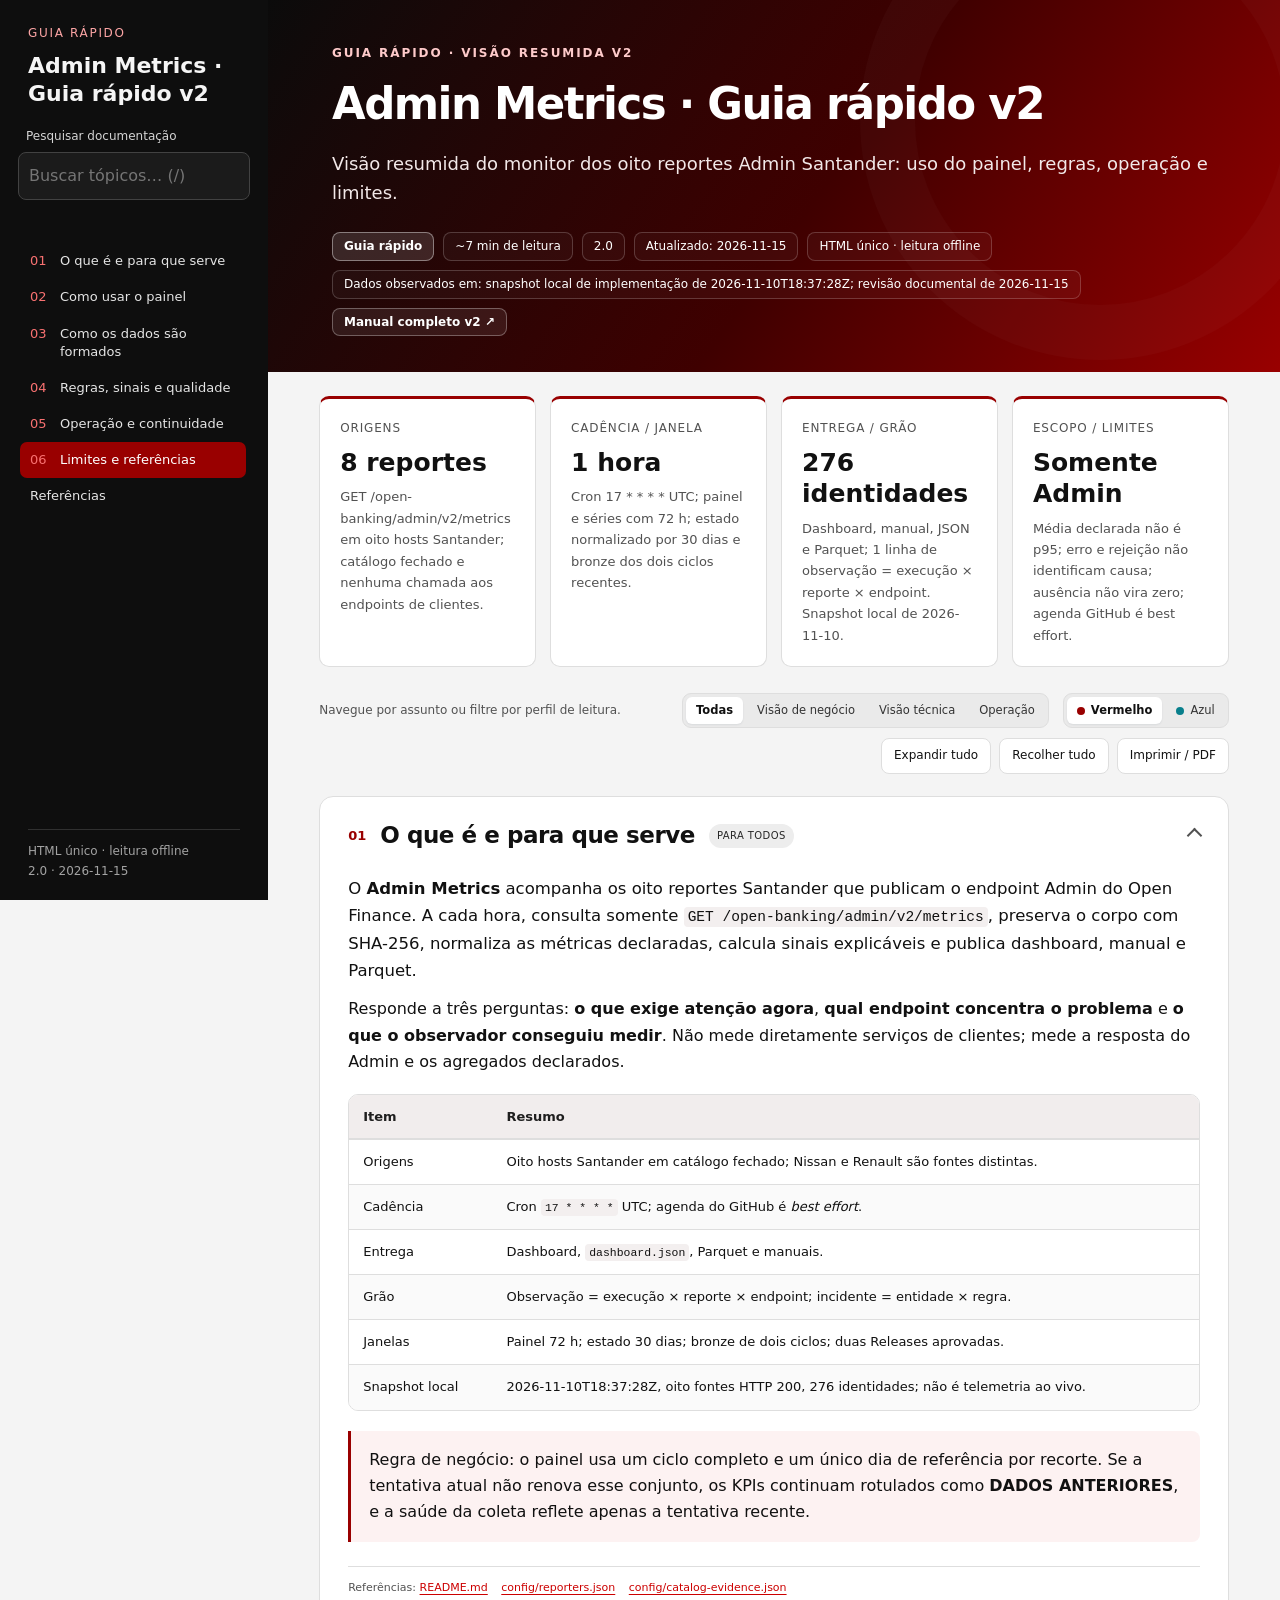
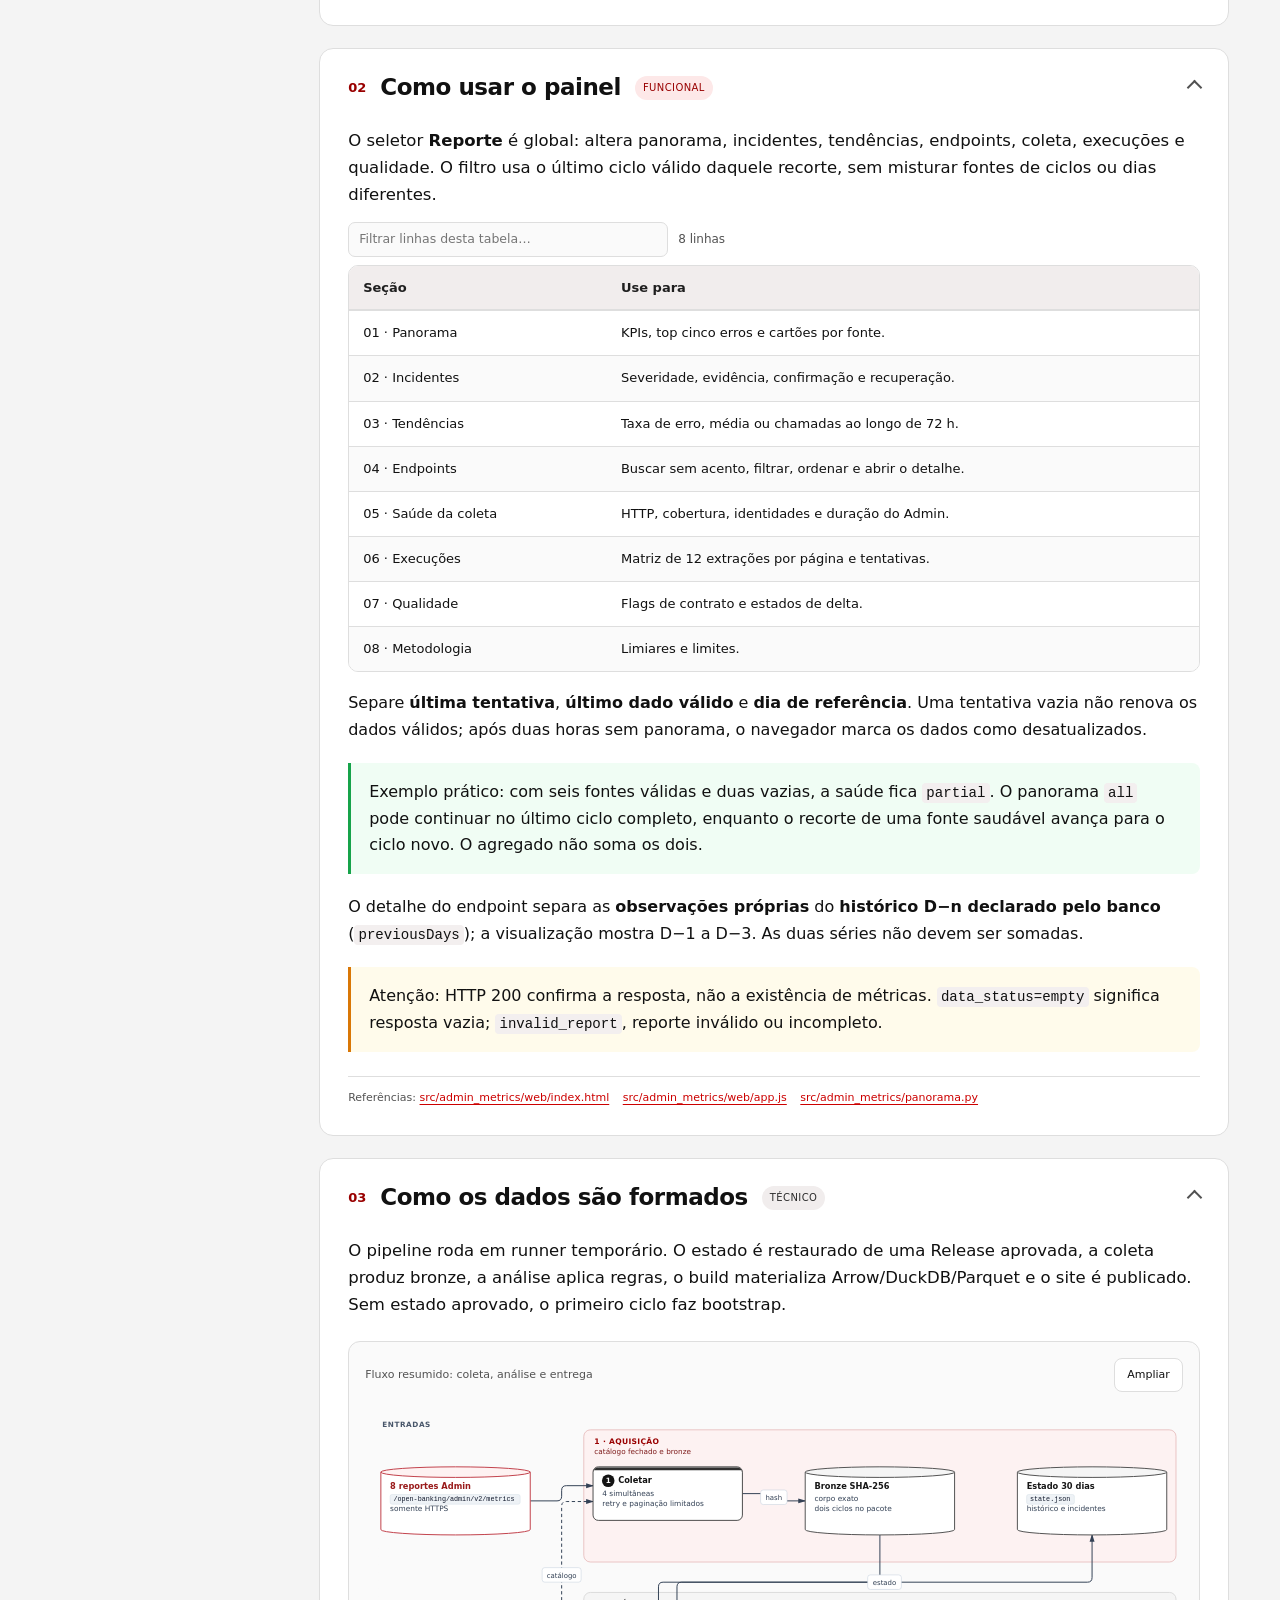
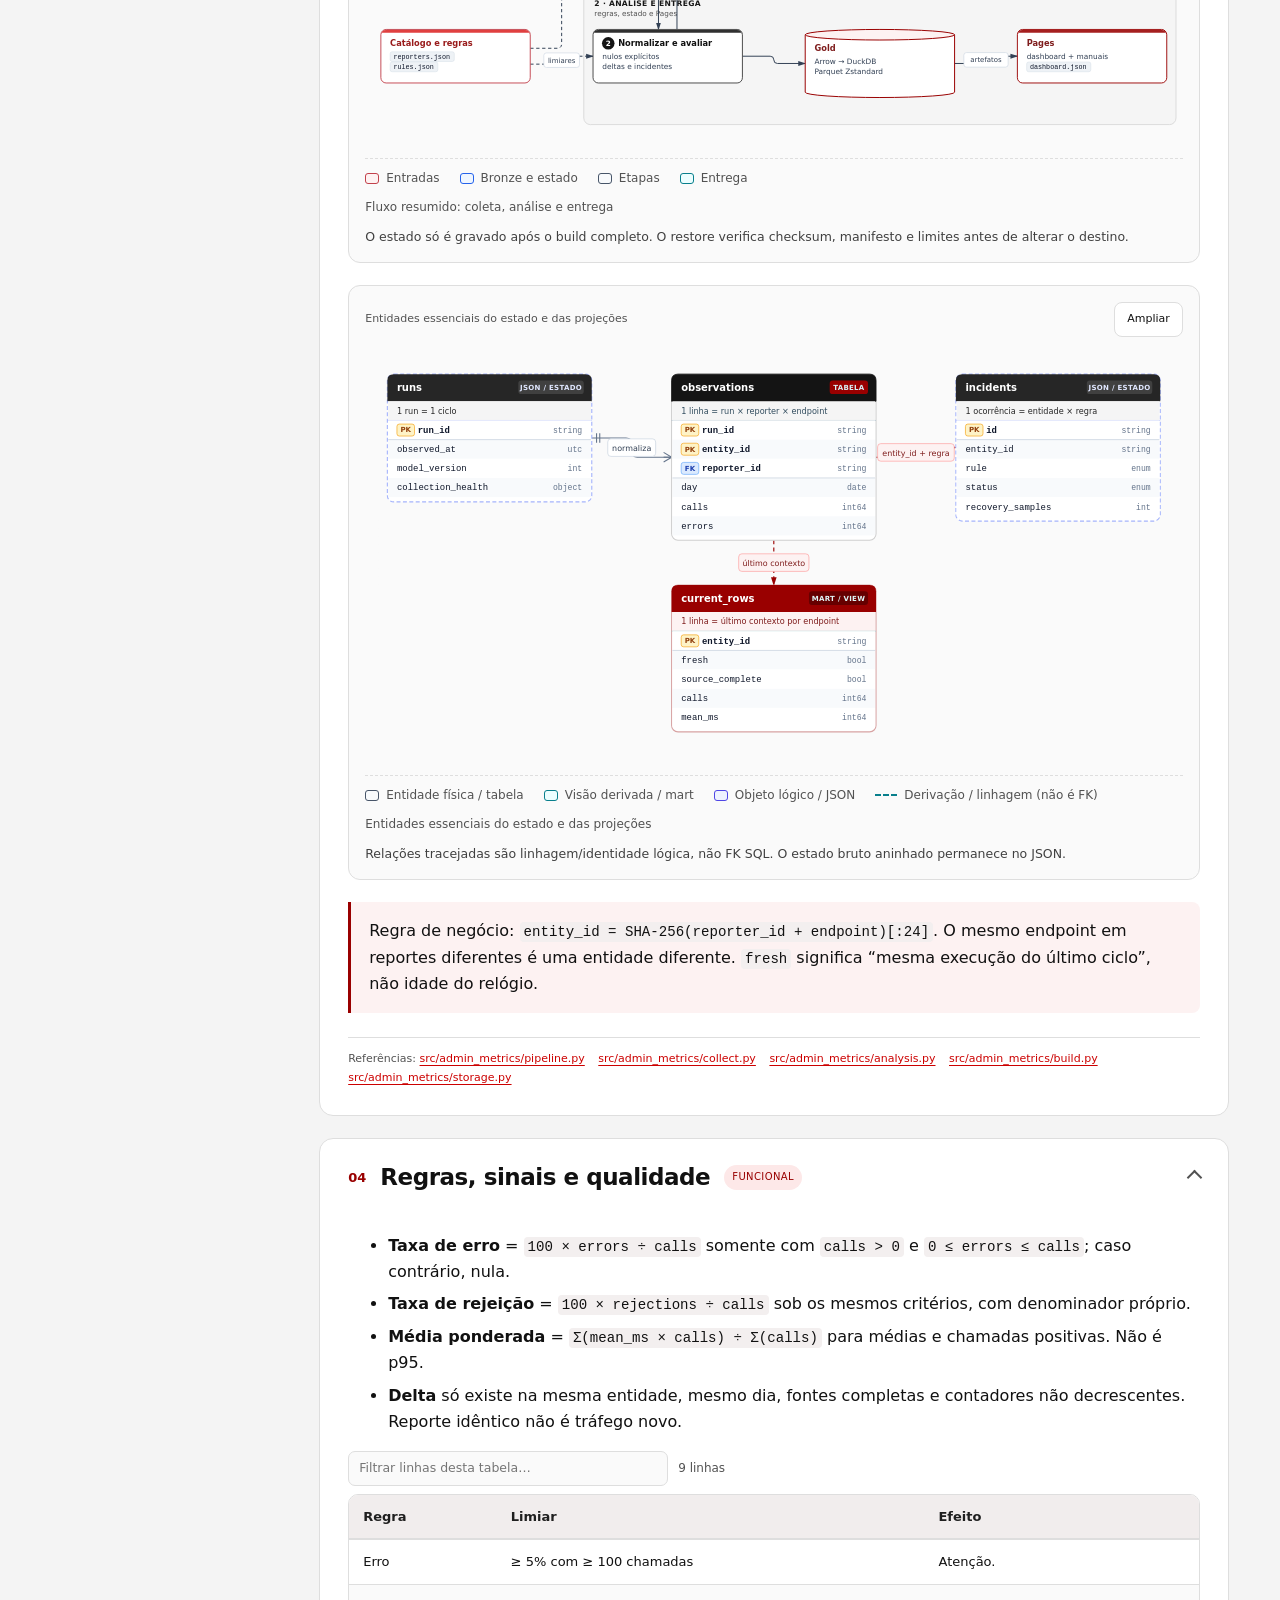
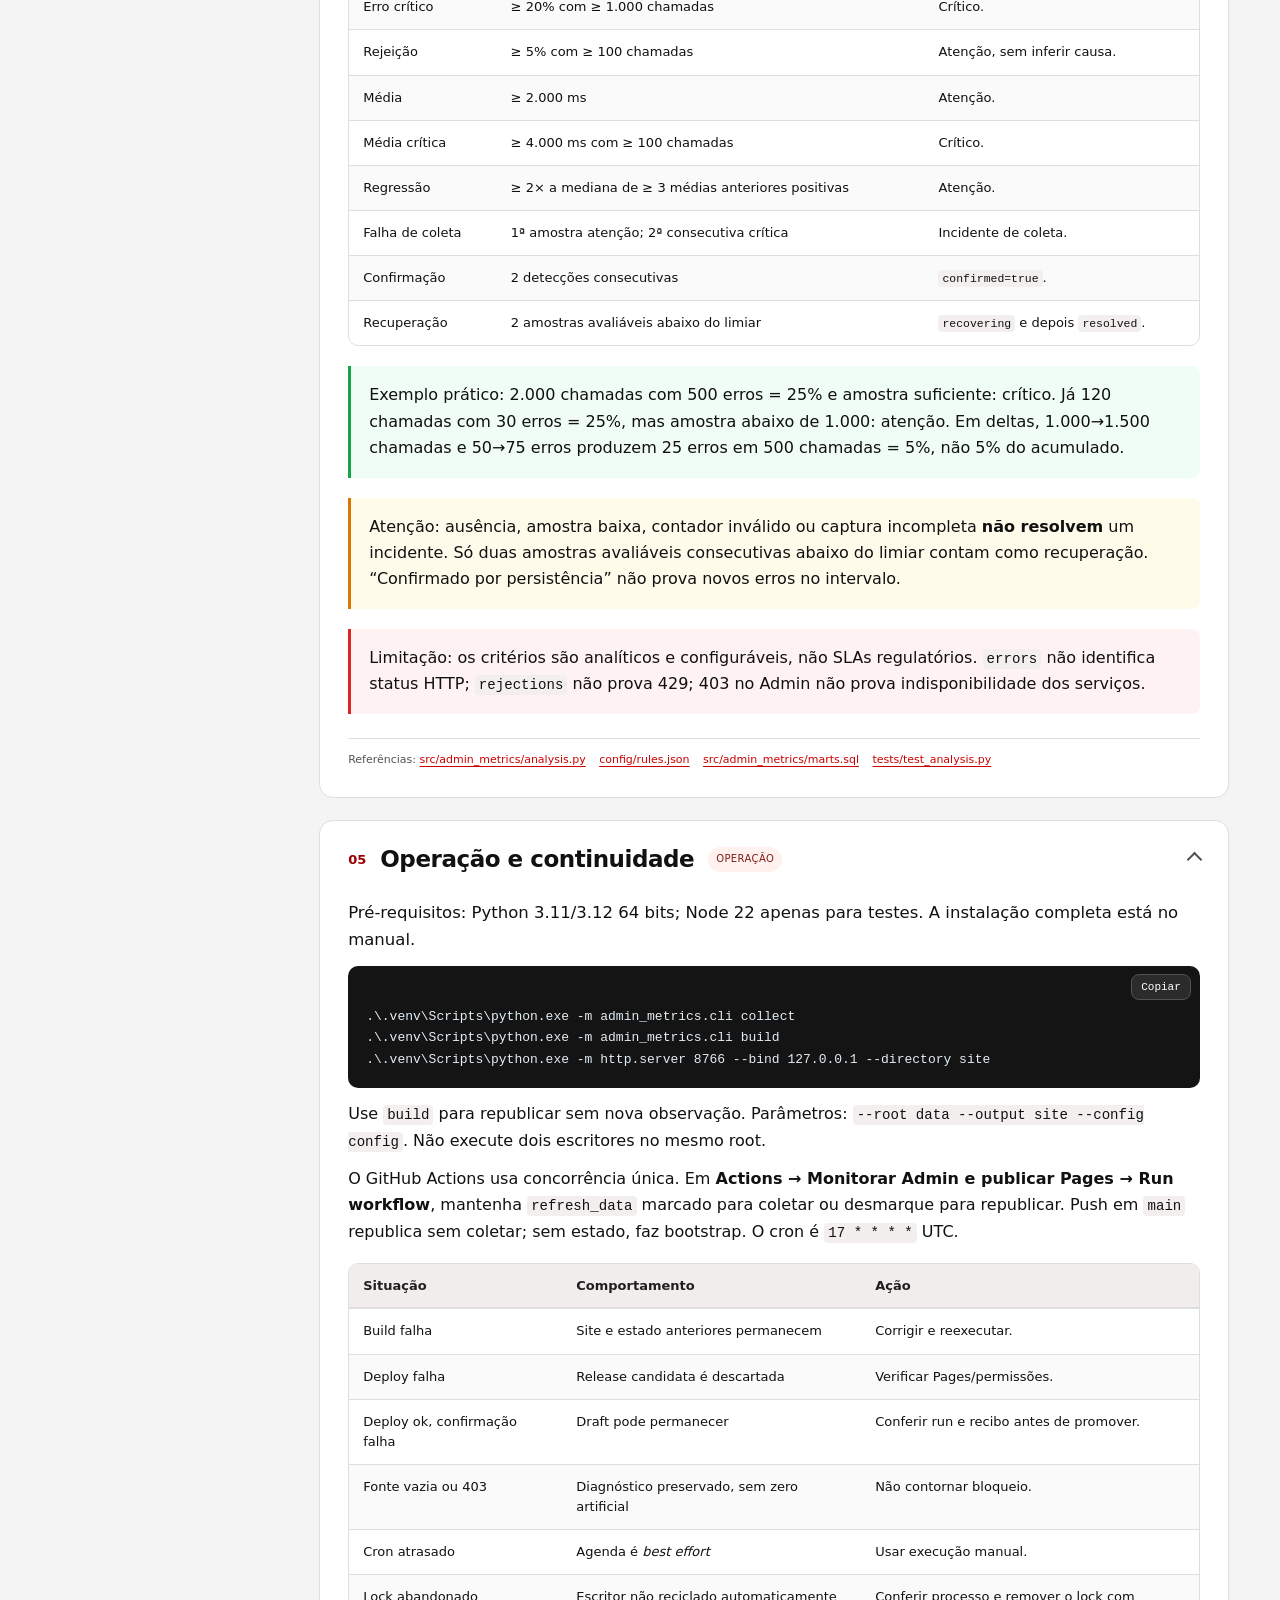
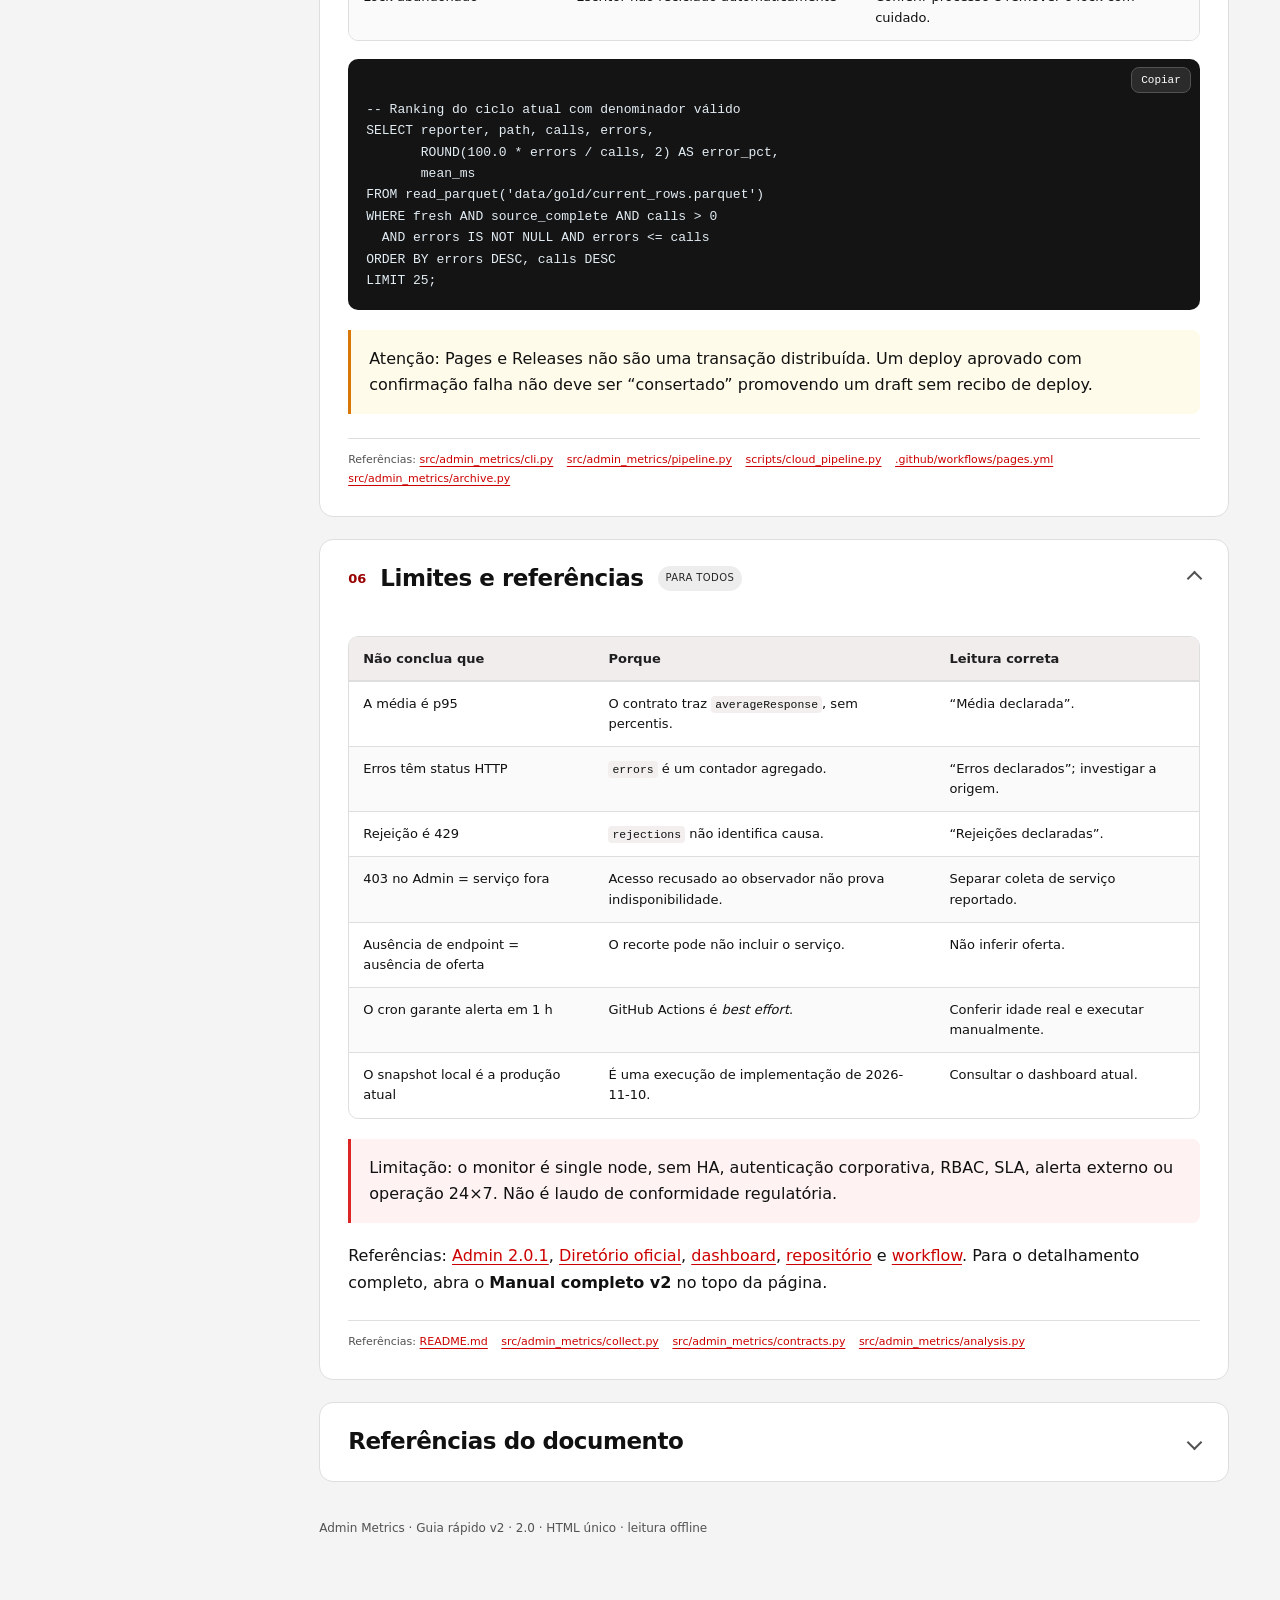
<file: docs_v2/documentacao-v2-resumida.html>
<!DOCTYPE html>
<html lang="pt-BR" data-mode="summary" data-theme="vermelho"><head><meta charset="utf-8"><meta name="viewport" content="width=device-width,initial-scale=1"><meta name="description" content="Visão resumida do monitor dos oito reportes Admin Santander: uso do painel, regras, operação e limites."><meta name="generator" content="project-html-docs 1.8.0"><title>Admin Metrics · Guia rápido v2 · 2.0</title><style>:root {
  --ink: #172b3c;
  --muted: #526778;
  --paper: #f4f6f8;
  --surface: #fff;
  --line: #dce4ea;
  --accent: #087f8c;
  --accent-hover: #086a83;
  --nav: #102b3d;
  --nav-text: #e7f0f5;
  --nav-brand: #8ed5d8;
  --nav-label: #bed0da;
  --nav-input-bg: #1c394b;
  --nav-input-border: #496373;
  --nav-link: #d4e1e8;
  --nav-num: #8cadbd;
  --nav-active: #254858;
  --nav-meta: #abc2ce;
  --nav-count: #b3d5de;
  --nav-clear-hover: #2c4f63;
  --nav-divider: rgba(255, 255, 255, 0.12);
  --hero-bg: linear-gradient(120deg, #102f43, #155368);
  --hero-eyebrow: #a6e0df;
  --hero-subtitle: #dcecf3;
  --soft: #e9f5f5;
  --code: #122b3b;
  --code-inline-bg: #edf2f6;
  --code-btn: #284657;
  --code-btn-border: #496373;
  --card-bg: #fafcfd;
  --th-bg: #edf3f6;
  --th-fg: #314c5e;
  --figure-bg: #f8fbfc;
  --figure-note: #3c5466;
  --toolbar-bg: #e9eff3;
  --toolbar-fg: #405868;
  --aud-business-bg: #e9f5f5;
  --aud-business-fg: #126d72;
  --aud-tech-bg: #f0edfa;
  --aud-tech-fg: #69509a;
  --aud-ops-bg: #fff3df;
  --aud-ops-fg: #805c20;
  --aud-all-bg: #eef1f4;
  --aud-all-fg: #4a6373;
  --focus-ring: #f1ad35;
  --dialog-backdrop: #102b3dbb;
  --radius: 14px;
  font-family: system-ui, -apple-system, "Segoe UI", Roboto, Helvetica, Arial, sans-serif;
  font-variant-numeric: tabular-nums;
  color: var(--ink);
  font-size: 16px;
  line-height: 1.65;
  color-scheme: light;
}

:root[data-theme="vermelho"] {
  --ink: #111111;
  --muted: #525252;
  --paper: #f4f4f4;
  --surface: #ffffff;
  --line: #dedede;
  --accent: #990000;
  --accent-hover: #cc0000;
  --nav: #0e0e0e;
  --nav-text: #f5f5f5;
  --nav-brand: #fca5a5;
  --nav-label: #d4d4d4;
  --nav-input-bg: #1b1b1b;
  --nav-input-border: #424242;
  --nav-link: #e5e5e5;
  --nav-num: #f87171;
  --nav-active: #990000;
  --nav-meta: #a3a3a3;
  --nav-count: #fca5a5;
  --nav-clear-hover: #2c2c2c;
  --nav-divider: rgba(255, 255, 255, 0.14);
  --hero-bg: linear-gradient(125deg, #0b0b0b 0%, #3f0000 54%, #990000 100%);
  --hero-eyebrow: #fecaca;
  --hero-subtitle: #f2e8e8;
  --soft: #fdf2f2;
  --code: #141414;
  --code-inline-bg: #f3efef;
  --code-btn: #2b2b2b;
  --code-btn-border: #525252;
  --card-bg: #fafafa;
  --th-bg: #f1eded;
  --th-fg: #1f1f1f;
  --figure-bg: #fafafa;
  --figure-note: #404040;
  --toolbar-bg: #eaeaea;
  --toolbar-fg: #333333;
  --aud-business-bg: #fde8e8;
  --aud-business-fg: #990000;
  --aud-tech-bg: #f1eded;
  --aud-tech-fg: #2b2b2b;
  --aud-ops-bg: #fff1ed;
  --aud-ops-fg: #7f1d1d;
  --aud-all-bg: #ededed;
  --aud-all-fg: #262626;
  --focus-ring: #ec0000;
  --dialog-backdrop: #0e0e0ecc;
}


* { box-sizing: border-box; }
body { margin: 0; background: var(--paper); overflow-x: clip; }
a { color: var(--accent-hover); text-underline-offset: 3px; }
button, input { font: inherit; }
button { cursor: pointer; border: 1px solid var(--line); border-radius: 8px; padding: 7px 12px; color: var(--ink); background: var(--surface); }
button:hover { border-color: var(--accent); background: var(--soft); }
button:focus-visible, a:focus-visible, input:focus-visible, summary:focus-visible { outline: 3px solid var(--focus-ring); outline-offset: 3px; }

.skip { position: absolute; left: -9999px; }
.skip:focus { left: 20px; top: 15px; z-index: 50; background: white; padding: 12px; }

.sidebar-backdrop { display: none; }
.sidebar { position: fixed; inset: 0 auto 0 0; width: 268px; background: var(--nav); color: var(--nav-text); padding: 24px 18px 16px; display: flex; flex-direction: column; overflow: hidden; z-index: 5; }
.sidebar-head { display: flex; align-items: flex-start; justify-content: space-between; gap: 8px; flex-shrink: 0; }
.brand { font-size: 12px; letter-spacing: .14em; text-transform: uppercase; color: var(--nav-brand); margin: 0 10px 8px; flex: 1; min-width: 0; }
.sidebar-close { display: none; }
.sidebar strong { display: -webkit-box; -webkit-line-clamp: 3; -webkit-box-orient: vertical; overflow: hidden; font-size: 22px; margin: 0 10px 18px; line-height: 1.3; flex-shrink: 0; }
.sidebar label { font-size: 12px; color: var(--nav-label); display: block; margin: 0 8px 5px; flex-shrink: 0; }
.search-box { position: relative; flex-shrink: 0; }
.sidebar input { width: 100%; padding: 10px 30px 10px 10px; border: 1px solid var(--nav-input-border); background: var(--nav-input-bg); color: white; border-radius: 8px; }
.sidebar input::-webkit-search-cancel-button { -webkit-appearance: none; appearance: none; }
#search-clear { position: absolute; right: 6px; top: 50%; transform: translateY(-50%); background: transparent; border: 0; color: var(--nav-label); font-size: 16px; line-height: 1; padding: 3px 6px; border-radius: 4px; }
#search-clear:hover { background: var(--nav-clear-hover); color: #ffffff; }
mark.search-hit { background: #fef08a; color: #0f172a; padding: 0 2px; border-radius: 3px; }
.sidebar nav { flex: 1; min-height: 0; overflow-y: auto; margin-top: 14px; padding: 3px 4px 6px 2px; scrollbar-width: thin; scrollbar-color: var(--nav-input-border) transparent; }
.sidebar nav a { display: flex; gap: 12px; color: var(--nav-link); text-decoration: none; padding: 9px 10px; border-radius: 7px; font-size: 13px; line-height: 1.4; transition: opacity 0.15s ease; }
.sidebar nav a.is-audience-secondary { opacity: 0.55; }
.sidebar nav a span { color: var(--nav-num); min-width: 18px; font-variant-numeric: tabular-nums; }
.sidebar nav a:hover, .sidebar nav a[aria-current] { background: var(--nav-active); color: white; opacity: 1; }
.sidebar nav .nav-sub { display: flex; flex-direction: column; gap: 2px; margin: 2px 0 6px 26px; padding-left: 10px; border-left: 1px solid var(--nav-divider); }
.sidebar nav .nav-sub a { padding: 4px 8px; font-size: 11.5px; color: var(--nav-label); line-height: 1.35; }
.sidebar nav .nav-sub.is-audience-secondary { opacity: 0.55; }
.sidebar small { flex-shrink: 0; background: var(--nav); border-top: 1px solid var(--nav-divider); padding: 12px 0 2px; margin: 12px 10px 0; color: var(--nav-meta); font-size: 12px; display: block; }
.sidebar .search-count { min-height: 20px; margin: 6px 4px 0; font-size: 12px; color: var(--nav-count); flex-shrink: 0; }

main { margin-left: 268px; min-width: 0; }
.mobile-topbar { display: none; }
.hero { background: var(--hero-bg); color: white; padding: 56px clamp(28px, 5vw, 80px) 44px; position: relative; overflow: hidden; }
.hero:after { content: ""; position: absolute; right: -60px; top: -120px; width: 370px; height: 370px; border: 55px solid #ffffff06; border-radius: 50%; pointer-events: none; }
.eyebrow { text-transform: uppercase; letter-spacing: .16em; font-size: 12px; font-weight: 700; color: var(--hero-eyebrow); margin: 0 0 16px; }
.hero h1 { font-size: clamp(32px, 3.4vw, 48px); letter-spacing: -.035em; line-height: 1.12; margin: 0 0 20px; max-width: 950px; }
.hero .subtitle { max-width: 880px; font-size: 18px; color: var(--hero-subtitle); margin: 0 0 24px; }
.badges { display: flex; flex-wrap: wrap; gap: 9px; align-items: center; }
.badges span, .badges a.hero-companion { font-size: 12px; padding: 5px 11px; border: 1px solid #ffffff30; border-radius: 8px; background: #ffffff08; line-height: 1.4; }
.badges span.badge-mode { background: #ffffff20; border-color: #ffffff66; color: #ffffff; font-weight: 600; }
.badges a.hero-companion { color: #ffffff; text-decoration: none; font-weight: 600; background: #ffffff14; border-color: #ffffff4d; transition: background 0.15s ease, border-color 0.15s ease; }
.badges a.hero-companion:hover { background: #ffffff28; border-color: #ffffff88; }
html[data-mode="summary"] .hero { padding: 44px clamp(28px, 5vw, 80px) 36px; }
html[data-mode="summary"] .content { padding: 24px clamp(24px, 4vw, 64px) 56px; }

.content { max-width: 1350px; padding: 30px clamp(24px, 4vw, 64px) 70px; margin: auto; }
.hero-cards { display: grid; grid-template-columns: repeat(auto-fit, minmax(190px, 1fr)); gap: 14px; margin: 0 0 26px; }
.metric { border: 1px solid var(--line); border-top: 3px solid var(--accent); background: var(--surface); padding: 20px; border-radius: 10px; }
.metric .label { display: block; color: var(--muted); font-size: 12px; text-transform: uppercase; letter-spacing: .07em; }
.metric strong { display: block; font-size: 25px; line-height: 1.25; margin: 8px 0; }
.metric p { font-size: 13px; color: var(--muted); margin: 0; }
.toolbar { display: flex; gap: 10px 14px; flex-wrap: wrap; align-items: center; justify-content: flex-end; margin-bottom: 22px; font-size: 12px; }
.toolbar .hint { margin-right: auto; color: var(--muted); }
.audience-filter,
.theme-filter { display: inline-flex; flex-wrap: wrap; gap: 4px; background: var(--toolbar-bg); padding: 3px; border-radius: 9px; border: 1px solid var(--line); }
.audience-filter button,
.theme-filter button { border: 0; background: transparent; padding: 4px 10px; font-size: 11.5px; color: var(--toolbar-fg); border-radius: 6px; font-weight: 500; display: inline-flex; align-items: center; gap: 6px; }
.audience-filter button:hover,
.theme-filter button:hover { background: #ffffff80; color: var(--ink); }
.audience-filter button.is-active,
.theme-filter button.is-active { background: #ffffff; color: var(--ink); font-weight: 600; box-shadow: 0 1px 2px rgba(16, 43, 61, 0.08); }
.theme-swatch { width: 8px; height: 8px; border-radius: 50%; display: inline-block; flex-shrink: 0; }
.theme-swatch-vermelho { background: #990000; }
.theme-swatch-azul { background: #087f8c; }
.toolbar-actions { display: inline-flex; gap: 8px; flex-wrap: wrap; }

.doc-section { background: var(--surface); border: 1px solid var(--line); border-radius: var(--radius); margin: 0 0 22px; scroll-margin-top: 20px; overflow: clip; transition: opacity 0.18s ease; }
.doc-section.is-audience-secondary { opacity: 0.72; border-style: dashed; }
.doc-section.is-audience-secondary[open] { opacity: 1; border-style: solid; }
.section-heading { list-style: none; display: flex; gap: 14px; align-items: center; padding: 24px 28px; cursor: pointer; }
.section-heading::-webkit-details-marker { display: none; }
.section-heading:after {
  content: "";
  display: inline-block;
  width: 9px;
  height: 9px;
  margin-left: auto;
  border-right: 2px solid var(--muted);
  border-bottom: 2px solid var(--muted);
  transform: rotate(45deg);
  transition: transform 0.25s cubic-bezier(0.4, 0, 0.2, 1);
  flex-shrink: 0;
}
details[open] > .section-heading:after {
  transform: rotate(-135deg);
}
.section-heading .number { font-size: 13px; color: var(--accent); font-weight: 700; }
.section-heading h2 { font-size: 23px; line-height: 1.3; letter-spacing: -.02em; margin: 0; }

.audience { font-size: 10px; white-space: nowrap; text-transform: uppercase; letter-spacing: .04em; background: var(--aud-business-bg); color: var(--aud-business-fg); padding: 4px 8px; border-radius: 20px; }
.audience.technical { background: var(--aud-tech-bg); color: var(--aud-tech-fg); }
.audience.operations { background: var(--aud-ops-bg); color: var(--aud-ops-fg); }
.audience.all { background: var(--aud-all-bg); color: var(--aud-all-fg); }

.section-body { padding: 0 28px 28px; }
.section-body > p:first-child { font-size: 16.5px; color: var(--ink); margin-top: 0; }
.section-body p,
.section-body ul,
.section-body ol,
.section-body blockquote {
  max-width: none;
  overflow-wrap: break-word;
}
.section-body hr { border: 0; border-top: 1px solid var(--line); margin: 24px 0 0; }
.table-wrap, figure, .chart { width: 100%; }

h3 { font-size: 19px; line-height: 1.35; margin: 30px 0 14px; }
h4 { font-size: 16px; margin: 24px 0 8px; }
p { margin: 12px 0; }
li { margin: 6px 0; }
blockquote { margin: 20px 0; padding: 12px 18px; background: var(--soft); border-left: 3px solid var(--accent); border-radius: 0 8px 8px 0; }
blockquote p { margin: 4px 0; }
blockquote.callout-rule { background: #eef6ff; border-left-color: #2563eb; }
blockquote.callout-example { background: #f0fdf4; border-left-color: #16a34a; }
blockquote.callout-warning { background: #fffbeb; border-left-color: #d97706; }
blockquote.callout-limit { background: #fef2f2; border-left-color: #dc2626; }

.cards { display: grid; grid-template-columns: repeat(auto-fit, minmax(220px, 1fr)); gap: 14px; margin: 20px 0; }
.card { border: 1px solid var(--line); border-radius: 10px; padding: 18px; background: var(--card-bg); }
.card h3 { margin: 0 0 10px; font-size: 16px; }
.card p { font-size: 14px; margin: 8px 0; }

.table-wrap {
  /* Sem contenção de encadeamento: tabelas curtas não devem capturar a roda e travar a página. */
  overflow: auto;
  max-height: min(72vh, 680px);
  margin: 18px 0;
  border: 1px solid var(--line);
  border-radius: 10px;
}
.table-wrap table { min-width: 32rem; }
.chart details table { min-width: auto !important; width: 100%; }
table { border-collapse: collapse; width: 100%; font-size: 13px; line-height: 1.55; }
th, td { padding: 12px 14px; text-align: left; vertical-align: top; border-bottom: 1px solid var(--line); }
th {
  position: sticky;
  top: 0;
  z-index: 2;
  background: var(--th-bg);
  font-weight: 600;
  color: var(--th-fg);
  box-shadow: inset 0 -1px 0 var(--line);
}
tr:last-child td { border-bottom: 0; }
tbody tr:nth-child(even) { background: var(--card-bg); }
td code { overflow-wrap: break-word; word-break: normal; }
td code.col-badge { font-family: system-ui, -apple-system, sans-serif; font-size: 10.5px; font-weight: 700; padding: 2px 6px; border-radius: 4px; letter-spacing: 0.03em; display: inline-block; border: 1px solid transparent; margin: 1px 2px 1px 0; }
td code.col-badge-pk { background: #fef3c7; color: #92400e; border-color: #f59e0b; }
td code.col-badge-fk { background: #dbeafe; color: #1e40af; border-color: #60a5fa; }
td code.col-badge-uk { background: #ede9fe; color: #5b21b6; border-color: #a78bfa; }
td code.col-badge-partition { background: #ecfeff; color: #0f5f68; border-color: #67e8f9; }
td code.col-badge-pii { background: #fee2e2; color: #991b1b; border-color: #fca5a5; }
td code.col-badge-notnull { background: #f1f5f9; color: #334155; border-color: #cbd5e1; }
.table-filter { display: flex; align-items: center; gap: 10px; margin: 14px 0 -10px; }
.table-filter input { flex: 1; max-width: 320px; padding: 6px 10px; font-size: 12.5px; border: 1px solid var(--line); border-radius: 7px; background: var(--card-bg); color: var(--ink); }
.table-filter-count { font-size: 12px; color: var(--muted); }
code { font-family: Consolas, Cascadia Code, monospace; font-size: .88em; background: var(--code-inline-bg); padding: 2px 4px; border-radius: 4px; }
pre { position: relative; background: var(--code); color: #e3edf4; border-radius: 10px; padding: 40px 18px 18px; overflow: auto; line-height: 1.65; font-size: 13px; }
pre code { background: none; padding: 0; color: inherit; font-size: inherit; }
.copy { position: absolute; right: 9px; top: 8px; font-size: 11px; padding: 3px 9px; background: var(--code-btn); color: white; border-color: var(--code-btn-border); }
.section-body details { border: 1px solid var(--line); border-radius: 9px; padding: 12px 16px; margin: 16px 0; }
.section-body details summary { font-weight: 600; cursor: pointer; }
.section-body details[open] > summary { margin-bottom: 10px; }
.section-body details > .table-wrap:last-child { margin-bottom: 4px; }
.section-sources { font-size: 11px; color: var(--muted); margin-top: 24px; border-top: 1px solid var(--line); padding-top: 12px; }
.section-sources a { margin-right: 10px; }

figure { margin: 22px 0; border: 1px solid var(--line); border-radius: 12px; background: var(--figure-bg); padding: 16px; }
.diagram-scroll {
  overflow: auto;
  text-align: center;
  padding: 10px 0;
  scrollbar-width: thin;
  scrollbar-color: var(--line) transparent;
  background:
    linear-gradient(to right, var(--figure-bg) 30%, rgba(248, 251, 252, 0)),
    linear-gradient(to right, rgba(248, 251, 252, 0), var(--figure-bg) 70%) 100% 0,
    radial-gradient(farthest-side at 0 50%, rgba(0, 0, 0, 0.1), rgba(0, 0, 0, 0)),
    radial-gradient(farthest-side at 100% 50%, rgba(0, 0, 0, 0.1), rgba(0, 0, 0, 0)) 100% 0;
  background-repeat: no-repeat;
  background-size: 40px 100%, 40px 100%, 14px 100%, 14px 100%;
  background-attachment: local, local, scroll, scroll;
}
.diagram-scroll::-webkit-scrollbar { height: 6px; }
.diagram-scroll::-webkit-scrollbar-thumb { background: var(--line); border-radius: 3px; }
.diagram-scroll::-webkit-scrollbar-track { background: transparent; }
.diagram-scroll svg { display: block; max-width: none; height: auto; margin: auto; }
.figure-tools { display: flex; align-items: center; gap: 10px; font-size: 11px; color: var(--muted); margin-bottom: 8px; }
.figure-tools .figure-tag { flex: 1 1 auto; min-width: 0; overflow-wrap: anywhere; }
.figure-tools button { margin-left: auto; font-size: 11px; flex-shrink: 0; }
figcaption { font-size: 12px; color: var(--muted); line-height: 1.55; margin-top: 10px; }

.figure-legend {
  display: flex;
  flex-wrap: wrap;
  gap: 14px 20px;
  align-items: center;
  font-size: 12px;
  color: var(--muted);
  margin-top: 14px;
  padding-top: 10px;
  border-top: 1px dashed var(--line);
}
.figure-legend .legend-item { display: inline-flex; align-items: center; gap: 7px; }
.figure-legend .badge, .figure-legend .legend-badge {
  display: inline-block;
  width: 11px;
  height: 11px;
  border-radius: 3px;
  flex-shrink: 0;
}
.figure-legend .legend-outline-swatch {
  display: inline-block;
  width: 14px;
  height: 11px;
  border-radius: 3px;
  border: 1.5px solid var(--muted);
  background: #ffffff;
  flex-shrink: 0;
}
.figure-legend .badge-accent, .figure-legend .badge.accent { background: var(--accent); }
.figure-legend .badge-warning, .figure-legend .badge.warning { background: #d97706; }
.figure-legend .badge-danger, .figure-legend .badge.danger { background: #dc2626; }
.figure-legend .badge-success, .figure-legend .badge.success { background: #16a34a; }
.figure-legend .badge-neutral, .figure-legend .badge.neutral { background: #64748b; }
.figure-legend .badge-info, .figure-legend .badge.info { background: #0284c7; }
.figure-legend .badge-soft, .figure-legend .badge.soft { background: #8ed5d8; }
.figure-legend .legend-line, .figure-legend .line-dashed {
  display: inline-block;
  width: 22px;
  height: 0;
  border-top: 2px dashed var(--muted);
  vertical-align: middle;
}
.figure-legend .line-solid {
  display: inline-block;
  width: 22px;
  height: 0;
  border-top: 2px solid var(--muted);
  vertical-align: middle;
}
.diagram-note {
  margin: 10px 0 0;
  font-size: 12.5px;
  line-height: 1.55;
  color: var(--figure-note);
  max-width: none !important;
}

/* Deterministic 2D Solution / Flow / Schema SVGs */
.sol-svg { font-family: system-ui, -apple-system, "Segoe UI", Roboto, Helvetica, Arial, sans-serif; }
.sol-svg .mono { font-family: Consolas, "Cascadia Code", "JetBrains Mono", ui-monospace, monospace; }
.sol-svg .sol-node { cursor: default; transition: opacity 0.16s ease, filter 0.16s ease; }
.sol-svg .sol-edge,
.sol-svg .sol-edge-label-wrap { transition: opacity 0.16s ease; }
.sol-svg.has-focus .sol-node.is-dimmed,
.sol-svg.has-focus .sol-edge.is-dimmed,
.sol-svg.has-focus .sol-edge-label-wrap.is-dimmed { opacity: 0.25; }
.sol-svg.has-focus .sol-node.is-highlighted { filter: drop-shadow(0 3px 8px rgba(16, 43, 61, 0.14)); }
.sol-svg.has-focus .sol-edge.is-highlighted path,
.sol-svg.has-focus path.sol-edge.is-highlighted { stroke-width: 2.3px; }
.sol-node:focus-visible { outline: 2px solid var(--focus-ring); outline-offset: 2px; }

/* Red theme SVG & badge palette harmonization (colors only) */
:root[data-theme="vermelho"] .chart .chart-bar[fill="#087f8c"] { fill: #990000; }
:root[data-theme="vermelho"] .chart .chart-track { fill: #ececec; }
:root[data-theme="vermelho"] .chart .chart-label { fill: #1f1f1f; }
:root[data-theme="vermelho"] .chart .chart-value-outside { fill: #111111; }
:root[data-theme="vermelho"] .schema-svg path[fill="#102b3d"],
:root[data-theme="vermelho"] g.entity rect.er-card-header { fill: #141414 !important; stroke: #141414 !important; }
:root[data-theme="vermelho"] .schema-svg rect[fill="#1d4b68"] { fill: #990000; }
:root[data-theme="vermelho"] .schema-svg rect[stroke="#9fb6c5"] { stroke: #cfcfcf; }
:root[data-theme="vermelho"] .schema-svg rect[fill="#edf3f6"] { fill: #f5f5f5; }
:root[data-theme="vermelho"] .schema-svg path[fill="#0f5f68"] { fill: #990000; }
:root[data-theme="vermelho"] .schema-svg rect[fill="#187d88"] { fill: #660000; }
:root[data-theme="vermelho"] .schema-svg rect[stroke="#8ec7cd"] { stroke: #d8a3a3; }
:root[data-theme="vermelho"] .schema-svg rect[fill="#eef8f8"] { fill: #fdf2f2; }
:root[data-theme="vermelho"] td code.col-badge-partition { background: #fde8e8; color: #990000; border-color: #fca5a5; }
:root[data-theme="vermelho"] .callout-rule { background: #fdf2f2; border-left-color: #990000; }
:root[data-theme="vermelho"] .sol-zone-warm .sol-zone-bg { fill: #fdf2f2; stroke: #e5b8b8; }
:root[data-theme="vermelho"] .sol-zone-warm .sol-zone-title { fill: #990000; }
:root[data-theme="vermelho"] .sol-zone-warm .sol-zone-subtitle { fill: #7f1d1d; }
:root[data-theme="vermelho"] .sol-zone-cool .sol-zone-bg { fill: #f5f5f5; stroke: #d4d4d4; }
:root[data-theme="vermelho"] .sol-zone-cool .sol-zone-title { fill: #171717; }
:root[data-theme="vermelho"] .sol-zone-cool .sol-zone-subtitle { fill: #525252; }
:root[data-theme="vermelho"] .sol-zone-teal .sol-zone-bg { fill: #faf5f5; stroke: #dec9c9; }
:root[data-theme="vermelho"] .sol-zone-teal .sol-zone-title { fill: #7f1d1d; }
:root[data-theme="vermelho"] .sol-zone-teal .sol-zone-subtitle { fill: #525252; }
:root[data-theme="vermelho"] .sol-node-role-step .sol-node-frame { stroke: #404040; }
:root[data-theme="vermelho"] .sol-node-role-step .sol-node-accent,
:root[data-theme="vermelho"] .sol-node-role-step .sol-node-step-circle { fill: #141414; }
:root[data-theme="vermelho"] .sol-node-role-step .sol-node-title { fill: #111111; }
:root[data-theme="vermelho"] .sol-node-role-step .sol-node-meta-bg { fill: #ededed; }
:root[data-theme="vermelho"] .sol-node-role-step .sol-node-meta-fg { fill: #1f1f1f; }
:root[data-theme="vermelho"] .sol-node-role-analytical .sol-node-frame { stroke: #525252; }
:root[data-theme="vermelho"] .sol-node-role-analytical .sol-node-header { fill: #f5f5f5; stroke: #525252; }
:root[data-theme="vermelho"] .sol-node-role-analytical .sol-node-accent,
:root[data-theme="vermelho"] .sol-node-role-analytical .sol-node-step-circle { fill: #262626; }
:root[data-theme="vermelho"] .sol-node-role-analytical .sol-node-title { fill: #171717; }
:root[data-theme="vermelho"] .sol-node-role-analytical .sol-node-meta-bg { fill: #ebebeb; }
:root[data-theme="vermelho"] .sol-node-role-analytical .sol-node-meta-fg { fill: #262626; }
:root[data-theme="vermelho"] .sol-node-role-output .sol-node-frame { stroke: #990000; }
:root[data-theme="vermelho"] .sol-node-role-output .sol-node-header { fill: #fdf2f2; stroke: #990000; }
:root[data-theme="vermelho"] .sol-node-role-output .sol-node-accent,
:root[data-theme="vermelho"] .sol-node-role-output .sol-node-step-circle { fill: #990000; }
:root[data-theme="vermelho"] .sol-node-role-output .sol-node-title { fill: #7f1d1d; }
:root[data-theme="vermelho"] .sol-node-role-output .sol-node-meta-bg { fill: #fde8e8; }
:root[data-theme="vermelho"] .sol-node-role-output .sol-node-meta-fg { fill: #7f1d1d; }
:root[data-theme="vermelho"] .sol-node-role-info .sol-node-frame { stroke: #737373; }
:root[data-theme="vermelho"] .sol-node-role-info .sol-node-header { fill: #f5f5f5; stroke: #737373; }
:root[data-theme="vermelho"] .sol-node-role-info .sol-node-accent,
:root[data-theme="vermelho"] .sol-node-role-info .sol-node-step-circle { fill: #404040; }
:root[data-theme="vermelho"] .sol-node-role-info .sol-node-title { fill: #262626; }
:root[data-theme="vermelho"] .sol-node-role-info .sol-node-meta-bg { fill: #ededed; }
:root[data-theme="vermelho"] .sol-node-role-info .sol-node-meta-fg { fill: #262626; }
:root[data-theme="vermelho"] .sol-edge-role-analytical { stroke: #404040; }
:root[data-theme="vermelho"] .sol-arrow-head-analytical { fill: #404040; }
:root[data-theme="vermelho"] .sol-edge-label-analytical rect { fill: #f5f5f5; stroke: #a3a3a3; }
:root[data-theme="vermelho"] .sol-edge-label-analytical text { fill: #171717; }
:root[data-theme="vermelho"] .sol-edge-role-output,
:root[data-theme="vermelho"] .sol-edge-lineage path { stroke: #990000; }
:root[data-theme="vermelho"] .sol-arrow-head-output,
:root[data-theme="vermelho"] .lineage-arrow-head { fill: #990000; }
:root[data-theme="vermelho"] .sol-edge-label-output rect,
:root[data-theme="vermelho"] .sol-edge-label-lineage rect { fill: #fdf2f2; stroke: #fca5a5; }
:root[data-theme="vermelho"] .sol-edge-label-output text,
:root[data-theme="vermelho"] .sol-edge-label-lineage text { fill: #7f1d1d; }
:root[data-theme="vermelho"] .schema-header-mart { fill: #990000; }
:root[data-theme="vermelho"] .schema-tag-bg-mart { fill: #660000; }
:root[data-theme="vermelho"] .schema-sub-bg-mart { fill: #fdf2f2; }
:root[data-theme="vermelho"] .schema-sub-fg-mart { fill: #7f1d1d; }
:root[data-theme="vermelho"] .schema-header-json { fill: #262626; }
:root[data-theme="vermelho"] .schema-tag-bg-json { fill: #404040; }
:root[data-theme="vermelho"] .schema-sub-bg-json { fill: #f5f5f5; }
:root[data-theme="vermelho"] .schema-sub-fg-json { fill: #262626; }


/* Semantic Subgraphs & Architectural Styling (Mermaid fallback) */
g.subgraph[data-id*="stream" i] > rect:nth-of-type(1),
g.subgraph[data-id*="realtime" i] > rect:nth-of-type(1),
g.subgraph[data-id*="ingest" i] > rect:nth-of-type(1),
g.subgraph[data-id*="comp" i] > rect:nth-of-type(1) {
  fill: #fdf3f3 !important;
  stroke: #e8c4c4 !important;
  stroke-width: 1.4px !important;
  rx: 8px !important;
  ry: 8px !important;
}
g.subgraph[data-id*="stream" i] > rect:nth-of-type(2),
g.subgraph[data-id*="realtime" i] > rect:nth-of-type(2),
g.subgraph[data-id*="ingest" i] > rect:nth-of-type(2),
g.subgraph[data-id*="comp" i] > rect:nth-of-type(2) {
  fill: #fbe6e6 !important;
  stroke: #e8c4c4 !important;
  stroke-width: 1.4px !important;
  rx: 8px !important;
  ry: 8px !important;
}
g.subgraph[data-id*="stream" i] > text.subgraph-title,
g.subgraph[data-id*="realtime" i] > text.subgraph-title,
g.subgraph[data-id*="ingest" i] > text.subgraph-title,
g.subgraph[data-id*="comp" i] > text.subgraph-title {
  fill: #b91c1c !important;
  font-weight: 700 !important;
}

g.subgraph[data-id*="batch" i] > rect:nth-of-type(1),
g.subgraph[data-id*="analytics" i] > rect:nth-of-type(1),
g.subgraph[data-id*="dw" i] > rect:nth-of-type(1),
g.subgraph[data-id*="serving" i] > rect:nth-of-type(1),
g.subgraph[data-id*="transform" i] > rect:nth-of-type(1),
g.subgraph[data-id*="sint" i] > rect:nth-of-type(1),
g.subgraph[data-id*="data" i] > rect:nth-of-type(1) {
  fill: #ecf2f8 !important;
  stroke: #c1d2e6 !important;
  stroke-width: 1.4px !important;
  rx: 8px !important;
  ry: 8px !important;
}
g.subgraph[data-id*="batch" i] > rect:nth-of-type(2),
g.subgraph[data-id*="analytics" i] > rect:nth-of-type(2),
g.subgraph[data-id*="dw" i] > rect:nth-of-type(2),
g.subgraph[data-id*="serving" i] > rect:nth-of-type(2),
g.subgraph[data-id*="transform" i] > rect:nth-of-type(2),
g.subgraph[data-id*="sint" i] > rect:nth-of-type(2),
g.subgraph[data-id*="data" i] > rect:nth-of-type(2) {
  fill: #dce8f5 !important;
  stroke: #c1d2e6 !important;
  stroke-width: 1.4px !important;
  rx: 8px !important;
  ry: 8px !important;
}
g.subgraph[data-id*="batch" i] > text.subgraph-title,
g.subgraph[data-id*="analytics" i] > text.subgraph-title,
g.subgraph[data-id*="dw" i] > text.subgraph-title,
g.subgraph[data-id*="serving" i] > text.subgraph-title,
g.subgraph[data-id*="transform" i] > text.subgraph-title,
g.subgraph[data-id*="sint" i] > text.subgraph-title,
g.subgraph[data-id*="data" i] > text.subgraph-title {
  fill: #1e40af !important;
  font-weight: 700 !important;
}

g.subgraph[data-id*="input" i] > rect:nth-of-type(1),
g.subgraph[data-id*="source" i] > rect:nth-of-type(1),
g.subgraph[data-id*="entrada" i] > rect:nth-of-type(1),
g.subgraph[data-id*="origem" i] > rect:nth-of-type(1) {
  fill: #f8fafc !important;
  stroke: #94a3b8 !important;
  stroke-dasharray: 4 4 !important;
  stroke-width: 1.4px !important;
  rx: 8px !important;
  ry: 8px !important;
}
g.subgraph[data-id*="input" i] > rect:nth-of-type(2),
g.subgraph[data-id*="source" i] > rect:nth-of-type(2),
g.subgraph[data-id*="entrada" i] > rect:nth-of-type(2),
g.subgraph[data-id*="origem" i] > rect:nth-of-type(2) {
  fill: #f1f5f9 !important;
  stroke: #94a3b8 !important;
  stroke-dasharray: 4 4 !important;
  stroke-width: 1.4px !important;
  rx: 8px !important;
  ry: 8px !important;
}
g.subgraph[data-id*="input" i] > text.subgraph-title,
g.subgraph[data-id*="source" i] > text.subgraph-title,
g.subgraph[data-id*="entrada" i] > text.subgraph-title,
g.subgraph[data-id*="origem" i] > text.subgraph-title {
  fill: #475569 !important;
  font-weight: 700 !important;
}

/* Node cards, branch badges, state nodes & ER cards inside Mermaid diagrams */
.diagram-scroll g.node > rect,
.diagram-scroll g.node > polygon {
  rx: 7px !important;
  ry: 7px !important;
}
.diagram-scroll tspan.node-title { font-weight: 600 !important; }
.diagram-scroll tspan.node-subtitle { font-size: 11px !important; fill: var(--muted) !important; font-weight: 400 !important; }

g.edge-label-yes rect { fill: #dcfce7 !important; stroke: #86efac !important; rx: 4px !important; ry: 4px !important; }
g.edge-label-yes text { fill: #166534 !important; font-weight: 600 !important; }
g.edge-label-no rect { fill: #fee2e2 !important; stroke: #fca5a5 !important; rx: 4px !important; ry: 4px !important; }
g.edge-label-no text { fill: #991b1b !important; font-weight: 600 !important; }

g.node.state-open > rect { fill: #fef2f2 !important; stroke: #dc2626 !important; stroke-width: 1.4px !important; }
g.node.state-open text { fill: #991b1b !important; font-weight: 600 !important; }
g.node.state-recovering > rect { fill: #fffbeb !important; stroke: #d97706 !important; stroke-width: 1.4px !important; }
g.node.state-recovering text { fill: #92400e !important; font-weight: 600 !important; }
g.node.state-resolved > rect { fill: #f0fdf4 !important; stroke: #16a34a !important; stroke-width: 1.4px !important; }
g.node.state-resolved text { fill: #166534 !important; font-weight: 600 !important; }

g.entity rect.er-card-bg { fill: #ffffff !important; stroke: #9fb6c5 !important; stroke-width: 1.3px !important; }
g.entity rect.er-card-header { fill: #102b3d !important; stroke: #102b3d !important; }
g.entity > text:first-of-type { fill: #ffffff !important; }
g.entity rect.er-badge-pk { fill: #fef3c7 !important; stroke: #f59e0b !important; stroke-width: 0.8px !important; }
g.entity text.er-badge-text-pk { fill: #92400e !important; font-weight: 700 !important; }
g.entity rect.er-badge-fk { fill: #dbeafe !important; stroke: #60a5fa !important; stroke-width: 0.8px !important; }
g.entity text.er-badge-text-fk { fill: #1e40af !important; font-weight: 700 !important; }
g.entity rect.er-badge-uk { fill: #ede9fe !important; stroke: #a78bfa !important; stroke-width: 0.8px !important; }
g.entity text.er-badge-text-uk { fill: #5b21b6 !important; font-weight: 700 !important; }
g.entity text.er-col-name tspan { fill: #0f172a !important; }
g.entity text.er-col-type tspan { fill: #64748b !important; }

.chart { overflow-x: auto; }
.chart svg { width: 100%; min-width: 720px; height: auto; display: block; }
.chart figcaption { margin-bottom: 10px; }
.chart details { margin-top: 10px; margin-bottom: 0; }
.chart .table-wrap { margin-bottom: 0; }
.source-path { font-family: Consolas, monospace; font-size: 12px; overflow-wrap: anywhere; }
footer { font-size: 12px; color: var(--muted); padding: 15px 0; }

dialog { width: 96vw; max-width: 1600px; max-height: 94vh; border: 1px solid var(--line); border-radius: 12px; padding: 20px; }
dialog::backdrop { background: var(--dialog-backdrop); }
.dialog-head { display: flex; justify-content: space-between; align-items: center; gap: 20px; margin-bottom: 15px; flex-wrap: wrap; }
.dialog-controls { display: inline-flex; gap: 8px; align-items: center; margin-left: auto; }
.dialog-zoom-label { font-size: 12px; font-weight: 600; color: var(--muted); min-width: 48px; text-align: center; font-variant-numeric: tabular-nums; }
.dialog-controls button { padding: 5px 12px; font-size: 12px; border-radius: 6px; cursor: pointer; border: 1px solid var(--line); background: var(--surface); color: var(--ink); }
.dialog-controls button.is-active { background: var(--accent); color: white; border-color: var(--accent); }
.dialog-canvas { overflow: auto; max-height: 75vh; }
.dialog-canvas svg { max-width: none; display: block; margin: auto; }
.dialog-canvas.is-fit svg { width: auto !important; max-width: 100% !important; max-height: 70vh !important; height: auto !important; }
.dialog-canvas.is-actual svg { max-width: none !important; }
#no-results { padding: 20px; border: 1px solid var(--line); background: var(--surface); border-radius: 10px; }
#back-to-top { position: fixed; right: 24px; bottom: 24px; z-index: 10; background: var(--nav); color: var(--nav-text); border: 1px solid var(--nav-input-border); border-radius: 999px; padding: 9px 14px; font-size: 12px; font-weight: 600; box-shadow: 0 4px 14px rgba(0, 0, 0, 0.16); transition: opacity 0.18s ease, transform 0.18s ease; }
#back-to-top:hover { background: var(--accent); border-color: var(--accent); color: #ffffff; transform: translateY(-1px); }
.hidden, [hidden] { display: none !important; }
.revision { overflow-wrap: anywhere; }

@media (min-width: 1700px) {
  .content { max-width: 1450px; }
  .hero h1 { font-size: 50px; }
}

@media (max-width: 960px) {
  .mobile-topbar {
    display: flex;
    align-items: center;
    gap: 10px;
    position: sticky;
    top: 0;
    z-index: 20;
    height: 52px;
    padding: 0 12px;
    background: var(--nav);
    color: var(--nav-text);
    border-bottom: 1px solid var(--nav-divider);
  }
  #nav-toggle,
  #mobile-search-btn {
    display: inline-flex;
    align-items: center;
    justify-content: center;
    gap: 6px;
    min-height: 40px;
    min-width: 40px;
    padding: 6px 10px;
    border-radius: 8px;
    border: 1px solid var(--nav-input-border);
    background: var(--nav-input-bg);
    color: var(--nav-text);
    font-size: 13px;
    font-weight: 600;
    flex-shrink: 0;
    white-space: nowrap;
  }
  #nav-toggle:hover,
  #mobile-search-btn:hover {
    background: var(--nav-clear-hover);
    border-color: var(--nav-brand);
  }
  .mobile-topbar-title {
    flex: 1;
    min-width: 0;
    overflow: hidden;
    text-overflow: ellipsis;
    white-space: nowrap;
    font-size: 14px;
    font-weight: 700;
    color: #ffffff;
  }
  .sidebar-backdrop {
    display: block;
    position: fixed;
    inset: 0;
    z-index: 30;
    background: rgba(10, 15, 22, 0.56);
    backdrop-filter: blur(2px);
  }
  .sidebar {
    width: min(304px, 86vw);
    z-index: 40;
    padding: 18px 14px 14px;
    transform: translateX(-105%);
    transition: transform 0.22s cubic-bezier(0.16, 1, 0.3, 1), box-shadow 0.22s ease;
    box-shadow: none;
  }
  .sidebar.is-open {
    transform: translateX(0);
    box-shadow: 0 18px 44px rgba(0, 0, 0, 0.42);
  }
  .sidebar-close {
    display: inline-flex;
    align-items: center;
    justify-content: center;
    width: 38px;
    height: 38px;
    padding: 0;
    border-radius: 8px;
    border: 1px solid var(--nav-input-border);
    background: var(--nav-input-bg);
    color: var(--nav-text);
    font-size: 20px;
    line-height: 1;
    flex-shrink: 0;
  }
  .sidebar-close:hover {
    background: var(--nav-clear-hover);
    border-color: var(--nav-brand);
  }
  .sidebar strong {
    font-size: 19px;
    margin: 0 10px 14px;
  }
  .sidebar input {
    font-size: 16px;
    min-height: 42px;
  }
  .sidebar nav a {
    min-height: 40px;
    align-items: center;
  }
  .sidebar nav .nav-sub a {
    min-height: 36px;
    align-items: center;
  }
  body.nav-open {
    overflow: hidden;
  }
  main {
    margin-left: 0;
  }
  .doc-section,
  h3[id],
  h4[id],
  tr[id] {
    scroll-margin-top: 66px;
  }
  .hero {
    padding: 32px 22px 28px;
  }
  .content {
    padding: 22px 20px 60px;
  }
  .section-heading {
    padding: 18px 20px;
  }
  .section-body {
    padding: 0 20px 22px;
  }
}

@media (max-width: 760px) {
  .hero {
    padding: 26px 16px 24px;
  }
  .hero:after {
    width: 220px;
    height: 220px;
    right: -70px;
    top: -80px;
    border-width: 34px;
  }
  .hero h1 {
    font-size: clamp(24px, 6.4vw, 34px);
    margin-bottom: 12px;
    text-wrap: balance;
  }
  .hero .subtitle {
    font-size: 15.5px;
    line-height: 1.55;
    margin-bottom: 18px;
  }
  .badges {
    gap: 6px;
  }
  .badges span,
  .badges a.hero-companion {
    font-size: 11.5px;
    padding: 4px 9px;
  }
  html[data-mode="summary"] .hero {
    padding: 24px 16px 22px;
  }
  html[data-mode="summary"] .content {
    padding: 18px 14px 48px;
  }
  .content {
    padding: 18px 14px 56px;
  }
  .hero-cards {
    grid-template-columns: repeat(auto-fit, minmax(min(100%, 220px), 1fr));
    gap: 10px;
    margin-bottom: 18px;
  }
  .metric {
    padding: 14px 16px;
  }
  .metric strong {
    font-size: 20px;
    margin: 5px 0;
  }
  .cards {
    grid-template-columns: 1fr;
    gap: 10px;
    margin: 16px 0;
  }
  .card {
    padding: 14px 16px;
  }
  .toolbar {
    flex-direction: column;
    align-items: stretch;
    gap: 10px;
    margin-bottom: 16px;
  }
  .toolbar .hint {
    margin-right: 0;
    font-size: 12.5px;
  }
  .audience-filter {
    display: grid;
    grid-template-columns: repeat(2, minmax(0, 1fr));
    gap: 4px;
    width: 100%;
  }
  .audience-filter button {
    justify-content: center;
    min-height: 38px;
    padding: 6px 8px;
    font-size: 12px;
  }
  .theme-filter {
    display: grid;
    grid-template-columns: repeat(2, minmax(0, 1fr));
    gap: 4px;
    width: 100%;
  }
  .theme-filter button {
    justify-content: center;
    min-height: 38px;
    padding: 6px 10px;
    font-size: 12px;
  }
  .toolbar-actions {
    display: grid;
    grid-template-columns: repeat(3, minmax(0, 1fr));
    gap: 6px;
    width: 100%;
  }
  .toolbar-actions button {
    min-height: 38px;
    padding: 6px 8px;
    font-size: 11.5px;
    text-align: center;
  }
  .doc-section {
    border-radius: 11px;
    margin-bottom: 14px;
  }
  .section-heading {
    display: grid;
    grid-template-columns: auto minmax(0, 1fr) auto;
    align-items: center;
    gap: 6px 10px;
    padding: 15px 16px;
  }
  .section-heading .number {
    grid-column: 1;
    grid-row: 1;
    font-size: 12px;
  }
  .section-heading h2 {
    grid-column: 2;
    grid-row: 1;
    font-size: 18px;
    line-height: 1.28;
  }
  .section-heading:after {
    grid-column: 3;
    grid-row: 1;
    margin-left: 4px;
  }
  .section-heading .audience {
    grid-column: 2;
    grid-row: 2;
    justify-self: start;
    font-size: 9.5px;
    padding: 3px 7px;
  }
  .section-body {
    padding: 0 16px 18px;
    font-size: 15px;
  }
  .section-body > p:first-child {
    font-size: 15.5px;
  }
  h3 {
    font-size: 17px;
    margin: 22px 0 10px;
  }
  h4 {
    font-size: 15px;
    margin: 18px 0 6px;
  }
  blockquote {
    margin: 14px 0;
    padding: 10px 14px;
  }
  figure {
    padding: 12px;
    margin: 16px 0;
  }
  .diagram-scroll,
  .chart,
  .table-wrap {
    -webkit-overflow-scrolling: touch;
  }
  .diagram-scroll svg {
    max-width: none !important;
  }
  .figure-tools {
    flex-wrap: wrap;
    gap: 8px;
  }
  .figure-tools button {
    min-height: 36px;
    padding: 5px 12px;
    font-size: 12px;
  }
  .table-filter {
    flex-wrap: wrap;
    gap: 6px;
    margin: 12px 0 -8px;
  }
  .table-filter input {
    max-width: none;
    width: 100%;
    flex: 1 1 100%;
    font-size: 16px;
    min-height: 40px;
  }
  .table-wrap {
    margin: 14px 0;
    max-height: 62vh;
  }
  th, td {
    padding: 9px 10px;
    font-size: 12.5px;
  }
  pre {
    padding: 40px 12px 12px;
    font-size: 12px;
  }
  .copy {
    min-height: 30px;
    padding: 4px 10px;
    font-size: 11.5px;
  }
  dialog {
    width: calc(100vw - 16px);
    max-width: none;
    max-height: 92dvh;
    padding: 14px;
  }
  .dialog-head {
    gap: 10px;
    margin-bottom: 10px;
  }
  .dialog-controls {
    width: 100%;
    margin-left: 0;
    flex-wrap: wrap;
    justify-content: flex-start;
    gap: 6px;
  }
  .dialog-controls button {
    min-height: 36px;
    padding: 5px 10px;
  }
  .dialog-canvas {
    max-height: 68dvh;
  }
  #back-to-top {
    right: 14px;
    bottom: 14px;
    padding: 9px 14px;
    min-height: 40px;
  }
}

@media (prefers-reduced-motion: no-preference) {
  html { scroll-behavior: smooth; }
}
@media (prefers-reduced-motion: reduce) {
  .section-heading:after,
  .sidebar { transition: none; }
}

@media print {
  @page { size: A4; margin: 14mm; }
  .sidebar, .sidebar-backdrop, .mobile-topbar, .toolbar, .audience-filter, .theme-filter, .table-filter, .figure-tools, .copy, .skip, #back-to-top, dialog { display: none !important; }
  main { margin: 0; }
  .hero { background: white; color: var(--ink); padding: 0 0 20px; border-bottom: 2px solid var(--accent); }
  .hero .subtitle, .eyebrow { color: var(--th-fg); }
  .hero:after { display: none; }
  .badges span { border-color: var(--line); }
  .content { padding: 20px 0; }
  .doc-section { overflow: visible; break-inside: auto; border: 0; border-top: 1px solid var(--line); border-radius: 0; opacity: 1 !important; }
  .section-heading { padding: 20px 0 12px; }
  .section-heading:after { display: none; }
  .section-body { padding: 0; }
  .section-body > p:first-child { font-size: 12px; }
  body { background: white; font-size: 11px; }
  h2, h3, h4 { break-after: avoid; }
  h3 { font-size: 15px; }
  table { font-size: 9px; }
  tr { break-inside: avoid; }
  .table-wrap { max-height: none; overflow: visible; }
  .diagram-scroll { overflow: visible; }
  .diagram-scroll svg { width: auto !important; min-width: 0 !important; max-width: 100% !important; max-height: 220mm !important; }
  .chart svg { min-width: 0 !important; width: 100% !important; }
  figure { break-inside: avoid; }
  .cards, .hero-cards { break-inside: avoid; }
  pre { white-space: pre-wrap; overflow-wrap: anywhere; background: var(--code-inline-bg); color: var(--ink); font-size: 9px; padding: 12px; }
  .doc-section[hidden] { display: block !important; }
  details::details-content { display: block !important; content-visibility: visible !important; }
  .section-heading h2 { font-size: 19px; }
  .hero h1 { font-size: 30px; }
  th { position: static; box-shadow: none; }
}
</style></head><body><a class="skip" href="#main">Ir para o conteúdo</a><div id="sidebar-backdrop" class="sidebar-backdrop" hidden></div><aside id="sidebar" class="sidebar"><div class="sidebar-head"><p class="brand">Guia rápido</p><button id="nav-close" class="sidebar-close" type="button" aria-label="Fechar menu de navegação">×</button></div><strong>Admin Metrics · Guia rápido v2</strong><label for="search">Pesquisar documentação</label><div class="search-box"><input id="search" type="search" autocomplete="off" placeholder="Buscar tópicos… (/)"><button id="search-clear" type="button" hidden aria-label="Limpar busca">×</button></div><div id="search-count" class="search-count" role="status" aria-live="polite"></div><nav aria-label="Conteúdo"><a href="#visao" data-audience="all"><span>01</span>O que é e para que serve</a><a href="#painel" data-audience="business"><span>02</span>Como usar o painel</a><a href="#formacao" data-audience="technical"><span>03</span>Como os dados são formados</a><a href="#regras" data-audience="business"><span>04</span>Regras, sinais e qualidade</a><a href="#operacao" data-audience="operations"><span>05</span>Operação e continuidade</a><a href="#limites" data-audience="all"><span>06</span>Limites e referências</a><a href="#document-references" data-audience="technical">Referências</a></nav><small>HTML único · leitura offline<br>2.0 · 2026-11-15</small></aside><main id="main"><div class="mobile-topbar"><button id="nav-toggle" type="button" aria-expanded="false" aria-controls="sidebar" aria-label="Abrir menu de navegação"><svg viewBox="0 0 20 20" width="18" height="18" aria-hidden="true" fill="none" stroke="currentColor" stroke-width="2" stroke-linecap="round"><line x1="3" y1="5" x2="17" y2="5"/><line x1="3" y1="10" x2="17" y2="10"/><line x1="3" y1="15" x2="17" y2="15"/></svg><span>Menu</span></button><span class="mobile-topbar-title">Admin Metrics · Guia rápido v2</span><button id="mobile-search-btn" type="button" aria-label="Pesquisar documentação"><svg viewBox="0 0 20 20" width="17" height="17" aria-hidden="true" fill="none" stroke="currentColor" stroke-width="2" stroke-linecap="round"><circle cx="8.5" cy="8.5" r="5.5"/><line x1="13" y1="13" x2="17" y2="17"/></svg></button></div><header class="hero"><p class="eyebrow">GUIA RÁPIDO · VISÃO RESUMIDA V2</p><h1>Admin Metrics · Guia rápido v2</h1><p class="subtitle">Visão resumida do monitor dos oito reportes Admin Santander: uso do painel, regras, operação e limites.</p><div class="badges"><span class="badge-mode">Guia rápido</span><span>~7 min de leitura</span><span>2.0</span><span>Atualizado: 2026-11-15</span><span>HTML único · leitura offline</span><span>Dados observados em: snapshot local de implementação de 2026-11-10T18:37:28Z; revisão documental de 2026-11-15</span><a class="hero-companion" href="documentacao-v2.html">Manual completo v2 ↗</a></div></header><div class="content"><div class="hero-cards"><article class="metric"><span class="label">Origens</span><strong>8 reportes</strong><p>GET /open-banking/admin/v2/metrics em oito hosts Santander; catálogo fechado e nenhuma chamada aos endpoints de clientes.</p></article><article class="metric"><span class="label">Cadência / Janela</span><strong>1 hora</strong><p>Cron 17 * * * * UTC; painel e séries com 72 h; estado normalizado por 30 dias e bronze dos dois ciclos recentes.</p></article><article class="metric"><span class="label">Entrega / Grão</span><strong>276 identidades</strong><p>Dashboard, manual, JSON e Parquet; 1 linha de observação = execução × reporte × endpoint. Snapshot local de 2026-11-10.</p></article><article class="metric"><span class="label">Escopo / Limites</span><strong>Somente Admin</strong><p>Média declarada não é p95; erro e rejeição não identificam causa; ausência não vira zero; agenda GitHub é best effort.</p></article></div><div class="toolbar"><span class="hint">Navegue por assunto ou filtre por perfil de leitura.</span><div class="audience-filter" role="group" aria-label="Perfil de leitura"><button type="button" data-audience-filter="all" class="is-active">Todas</button><button type="button" data-audience-filter="business">Visão de negócio</button><button type="button" data-audience-filter="technical">Visão técnica</button><button type="button" data-audience-filter="operations">Operação</button></div><div class="theme-filter" role="group" aria-label="Tema de cores"><button type="button" data-theme-select="vermelho" class="is-active" aria-pressed="true"><span class="theme-swatch theme-swatch-vermelho" aria-hidden="true"></span>Vermelho</button><button type="button" data-theme-select="azul" class="" aria-pressed="false"><span class="theme-swatch theme-swatch-azul" aria-hidden="true"></span>Azul</button></div><div class="toolbar-actions"><button id="expand" type="button">Expandir tudo</button><button id="collapse" type="button">Recolher tudo</button><button id="print" type="button">Imprimir / PDF</button></div></div><p id="no-results" hidden>Nenhuma seção encontrada.</p><details class="doc-section" id="visao" data-audience="all" open><summary class="section-heading"><span class="number">01</span><h2>O que é e para que serve</h2><span class="audience all">Para todos</span></summary><div class="section-body"><p>O <strong>Admin Metrics</strong> acompanha os oito reportes Santander que publicam o endpoint Admin do Open Finance. A cada hora, consulta somente <code>GET /open-banking/admin/v2/metrics</code>, preserva o corpo com SHA-256, normaliza as métricas declaradas, calcula sinais explicáveis e publica dashboard, manual e Parquet.</p>
<p>Responde a três perguntas: <strong>o que exige atenção agora</strong>, <strong>qual endpoint concentra o problema</strong> e <strong>o que o observador conseguiu medir</strong>. Não mede diretamente serviços de clientes; mede a resposta do Admin e os agregados declarados.</p>
<div class="table-wrap"><table>
<thead>
<tr>
<th>Item</th>
<th>Resumo</th>
</tr>
</thead>
<tbody><tr>
<td>Origens</td>
<td>Oito hosts Santander em catálogo fechado; Nissan e Renault são fontes distintas.</td>
</tr>
<tr>
<td>Cadência</td>
<td>Cron <code>17 * * * *</code> UTC; agenda do GitHub é <em>best effort</em>.</td>
</tr>
<tr>
<td>Entrega</td>
<td>Dashboard, <code>dashboard.json</code>, Parquet e manuais.</td>
</tr>
<tr>
<td>Grão</td>
<td>Observação = execução × reporte × endpoint; incidente = entidade × regra.</td>
</tr>
<tr>
<td>Janelas</td>
<td>Painel 72 h; estado 30 dias; bronze de dois ciclos; duas Releases aprovadas.</td>
</tr>
<tr>
<td>Snapshot local</td>
<td>2026-11-10T18:37:28Z, oito fontes HTTP 200, 276 identidades; não é telemetria ao vivo.</td>
</tr>
</tbody></table></div>
<blockquote class="callout-rule">
<p>Regra de negócio: o painel usa um ciclo completo e um único dia de referência por recorte. Se a tentativa atual não renova esse conjunto, os KPIs continuam rotulados como <strong>DADOS ANTERIORES</strong>, e a saúde da coleta reflete apenas a tentativa recente.</p>
</blockquote>
<div class="section-sources">Referências: <a href="#ref-readme">README.md</a> <a href="#ref-reporters-config">config/reporters.json</a> <a href="#ref-catalog-evidence">config/catalog-evidence.json</a></div></div></details>
<details class="doc-section" id="painel" data-audience="business" open><summary class="section-heading"><span class="number">02</span><h2>Como usar o painel</h2><span class="audience business">Funcional</span></summary><div class="section-body"><p>O seletor <strong>Reporte</strong> é global: altera panorama, incidentes, tendências, endpoints, coleta, execuções e qualidade. O filtro usa o último ciclo válido daquele recorte, sem misturar fontes de ciclos ou dias diferentes.</p>
<div class="table-wrap"><table>
<thead>
<tr>
<th>Seção</th>
<th>Use para</th>
</tr>
</thead>
<tbody><tr>
<td>01 · Panorama</td>
<td>KPIs, top cinco erros e cartões por fonte.</td>
</tr>
<tr>
<td>02 · Incidentes</td>
<td>Severidade, evidência, confirmação e recuperação.</td>
</tr>
<tr>
<td>03 · Tendências</td>
<td>Taxa de erro, média ou chamadas ao longo de 72 h.</td>
</tr>
<tr>
<td>04 · Endpoints</td>
<td>Buscar sem acento, filtrar, ordenar e abrir o detalhe.</td>
</tr>
<tr>
<td>05 · Saúde da coleta</td>
<td>HTTP, cobertura, identidades e duração do Admin.</td>
</tr>
<tr>
<td>06 · Execuções</td>
<td>Matriz de 12 extrações por página e tentativas.</td>
</tr>
<tr>
<td>07 · Qualidade</td>
<td>Flags de contrato e estados de delta.</td>
</tr>
<tr>
<td>08 · Metodologia</td>
<td>Limiares e limites.</td>
</tr>
</tbody></table></div>
<p>Separe <strong>última tentativa</strong>, <strong>último dado válido</strong> e <strong>dia de referência</strong>. Uma tentativa vazia não renova os dados válidos; após duas horas sem panorama, o navegador marca os dados como desatualizados.</p>
<blockquote class="callout-example">
<p>Exemplo prático: com seis fontes válidas e duas vazias, a saúde fica <code>partial</code>. O panorama <code>all</code> pode continuar no último ciclo completo, enquanto o recorte de uma fonte saudável avança para o ciclo novo. O agregado não soma os dois.</p>
</blockquote>
<p>O detalhe do endpoint separa as <strong>observações próprias</strong> do <strong>histórico D−n declarado pelo banco</strong> (<code>previousDays</code>); a visualização mostra D−1 a D−3. As duas séries não devem ser somadas.</p>
<blockquote class="callout-warning">
<p>Atenção: HTTP 200 confirma a resposta, não a existência de métricas. <code>data_status=empty</code> significa resposta vazia; <code>invalid_report</code>, reporte inválido ou incompleto.</p>
</blockquote>
<div class="section-sources">Referências: <a href="#ref-web-index">src/admin_metrics/web/index.html</a> <a href="#ref-web-app">src/admin_metrics/web/app.js</a> <a href="#ref-panorama">src/admin_metrics/panorama.py</a></div></div></details>
<details class="doc-section" id="formacao" data-audience="technical" open><summary class="section-heading"><span class="number">03</span><h2>Como os dados são formados</h2><span class="audience technical">Técnico</span></summary><div class="section-body"><p>O pipeline roda em runner temporário. O estado é restaurado de uma Release aprovada, a coleta produz bronze, a análise aplica regras, o build materializa Arrow/DuckDB/Parquet e o site é publicado. Sem estado aprovado, o primeiro ciclo faz bootstrap.</p>
<figure class="diagram"><div class="figure-tools"><span class="figure-tag">Fluxo resumido: coleta, análise e entrega</span><button type="button" data-expand-diagram aria-label="Ampliar: Fluxo resumido: coleta, análise e entrega">Ampliar</button></div><div class="diagram-scroll"><svg xmlns="http://www.w3.org/2000/svg" viewBox="0 0 1237 490" width="1237" height="490" class="sol-svg" role="img" aria-label="Fluxo resumido: coleta, análise e entrega" data-natural-width="1237" style="width:1237px;max-width:100%;height:auto"><defs><marker id="diagram-1-arrow-default" markerWidth="8" markerHeight="6" refX="7" refY="3" orient="auto"><polygon class="sol-arrow-head sol-arrow-head-default" points="0 0.5, 8 3, 0 5.5" fill="#334155"/></marker></defs><text x="26" y="26" font-size="11" font-weight="700" letter-spacing="0.08em" fill="#475569">ENTRADAS</text><g class="sol-zone sol-zone-warm"><rect class="sol-zone-bg" x="331" y="30" width="896" height="200" rx="10" fill="#fdf3f3" stroke="#e8c4c4" stroke-width="1.2"/><text class="sol-zone-title" x="347" y="51" font-size="11.5" font-weight="700" letter-spacing="0.04em" fill="#b91c1c">1 · AQUISIÇÃO</text><text class="sol-zone-subtitle" x="347" y="66" font-size="11" font-weight="500" fill="#c2414b">catálogo fechado e bronze</text></g><g class="sol-zone sol-zone-cool"><rect class="sol-zone-bg" x="331" y="276" width="896" height="200" rx="10" fill="#ecf2f8" stroke="#c1d2e6" stroke-width="1.2"/><text class="sol-zone-title" x="347" y="297" font-size="11.5" font-weight="700" letter-spacing="0.04em" fill="#1e40af">2 · ANÁLISE E ENTREGA</text><text class="sol-zone-subtitle" x="347" y="312" font-size="11" font-weight="500" fill="#2563eb">regras, estado e Pages</text></g><path class="sol-edge sol-edge-role-default" data-from="admin" data-to="collect" d="M250.0,137.5 L290.5,137.5 Q297.5,137.5 297.5,130.5 L297.5,121.5 Q297.5,114.5 304.5,114.5 L345.0,114.5" fill="none" stroke="#334155" stroke-width="1.5" marker-end="url(#diagram-1-arrow-default)"/><path class="sol-edge sol-edge-role-default" data-from="rules" data-to="collect" d="M250.0,360.5 L290.5,360.5 Q297.5,360.5 297.5,353.5 L297.5,145.5 Q297.5,138.5 304.5,138.5 L345.0,138.5" fill="none" stroke="#334155" stroke-width="1.5" stroke-dasharray="5,4" marker-end="url(#diagram-1-arrow-default)"/><path class="sol-edge sol-edge-role-default" data-from="collect" data-to="bronze" d="M571.0,126.5 L613.0,126.5 Q618.5,126.5 618.5,132.0 L618.5,132.0 Q618.5,137.5 624.0,137.5 L666.0,137.5" fill="none" stroke="#334155" stroke-width="1.5" marker-end="url(#diagram-1-arrow-default)"/><path class="sol-edge sol-edge-role-default" data-from="bronze" data-to="analyze" d="M779.0,189.0 L779.0,253.5 Q779.0,260.5 772.0,260.5 L451.0,260.5 Q444.0,260.5 444.0,267.5 L444.0,332.0" fill="none" stroke="#334155" stroke-width="1.5" marker-end="url(#diagram-1-arrow-default)"/><path class="sol-edge sol-edge-role-default" data-from="rules" data-to="analyze" d="M250.0,384.5 L291.5,384.5 Q297.5,384.5 297.5,378.5 L297.5,378.5 Q297.5,372.5 303.5,372.5 L345.0,372.5" fill="none" stroke="#334155" stroke-width="1.5" stroke-dasharray="5,4" marker-end="url(#diagram-1-arrow-default)"/><path class="sol-edge sol-edge-role-default" data-from="analyze" data-to="state" d="M472.0,332.0 L472.0,267.5 Q472.0,260.5 479.0,260.5 L1093.0,260.5 Q1100.0,260.5 1100.0,253.5 L1100.0,189.0" fill="none" stroke="#334155" stroke-width="1.5" marker-end="url(#diagram-1-arrow-default)"/><path class="sol-edge sol-edge-role-default" data-from="analyze" data-to="gold" d="M571.0,372.5 L613.0,372.5 Q618.5,372.5 618.5,378.0 L618.5,378.0 Q618.5,383.5 624.0,383.5 L666.0,383.5" fill="none" stroke="#334155" stroke-width="1.5" marker-end="url(#diagram-1-arrow-default)"/><path class="sol-edge sol-edge-role-default" data-from="gold" data-to="pages" d="M892.0,383.5 L934.0,383.5 Q939.5,383.5 939.5,378.0 L939.5,378.0 Q939.5,372.5 945.0,372.5 L987.0,372.5" fill="none" stroke="#334155" stroke-width="1.5" marker-end="url(#diagram-1-arrow-default)"/><g class="sol-node sol-node-role-regulator" data-node-id="admin" tabindex="0" role="group" aria-label="8 reportes Admin"><path class="sol-node-frame" d="M24,94 L24,181 A113,8 0 0,0 250,181 L250,94 Z" fill="#ffffff" stroke="#c2414b" stroke-width="1.5"/><ellipse class="sol-node-header" cx="137" cy="94" rx="113" ry="8" fill="#fef2f2" stroke="#c2414b" stroke-width="1.5"/><text class="sol-node-title" x="38" y="119.0" font-size="12.5" font-weight="700" fill="#991b1b">8 reportes Admin</text><rect x="38.0" y="127.8" width="196.7" height="14.7" rx="3" fill="#eef2f6" stroke="#d5dfe7" stroke-width="0.75"/><text x="43.0" y="138.0" class="mono" font-size="10.2" fill="#0f172a">/open-banking/admin/v2/metrics</text><text x="38.0" y="153.5" font-size="11.2" fill="#334155">somente HTTPS</text></g><g class="sol-node sol-node-role-step" data-node-id="collect" tabindex="0" role="group" aria-label="Coletar"><rect class="sol-node-frame" x="345" y="86" width="226" height="81" rx="8" fill="#ffffff" stroke="#475569" stroke-width="1.4"/><path class="sol-node-accent" d="M346,94 Q346,87 353,87 L563,87 Q570,87 570,94 L570,91 L346,91 Z" fill="#0f172a" opacity="0.88"/><circle class="sol-node-step-circle" cx="368" cy="107" r="9.5" fill="#0f172a"/><text x="368" y="110.8" text-anchor="middle" font-size="11" font-weight="700" fill="#ffffff">1</text><text class="sol-node-title" x="383" y="111.0" font-size="12.5" font-weight="700" fill="#0f172a">Coletar</text><text x="359.0" y="130.0" font-size="11.2" fill="#334155">4 simultâneas</text><text x="359.0" y="145.5" font-size="11.2" fill="#334155">retry e paginação limitados</text></g><g class="sol-node sol-node-role-analytical" data-node-id="bronze" tabindex="0" role="group" aria-label="Bronze SHA-256"><path class="sol-node-frame" d="M666,94 L666,181 A113,8 0 0,0 892,181 L892,94 Z" fill="#ffffff" stroke="#2563eb" stroke-width="1.5"/><ellipse class="sol-node-header" cx="779" cy="94" rx="113" ry="8" fill="#eff6ff" stroke="#2563eb" stroke-width="1.5"/><text class="sol-node-title" x="680" y="119.0" font-size="12.5" font-weight="700" fill="#1e40af">Bronze SHA-256</text><text x="680.0" y="138.0" font-size="11.2" fill="#334155">corpo exato</text><text x="680.0" y="153.5" font-size="11.2" fill="#334155">dois ciclos no pacote</text></g><g class="sol-node sol-node-role-analytical" data-node-id="state" tabindex="0" role="group" aria-label="Estado 30 dias"><path class="sol-node-frame" d="M987,94 L987,181 A113,8 0 0,0 1213,181 L1213,94 Z" fill="#ffffff" stroke="#2563eb" stroke-width="1.5"/><ellipse class="sol-node-header" cx="1100" cy="94" rx="113" ry="8" fill="#eff6ff" stroke="#2563eb" stroke-width="1.5"/><text class="sol-node-title" x="1001" y="119.0" font-size="12.5" font-weight="700" fill="#1e40af">Estado 30 dias</text><rect x="1001.0" y="127.8" width="72.2" height="14.7" rx="3" fill="#eef2f6" stroke="#d5dfe7" stroke-width="0.75"/><text x="1006.0" y="138.0" class="mono" font-size="10.2" fill="#0f172a">state.json</text><text x="1001.0" y="153.5" font-size="11.2" fill="#334155">histórico e incidentes</text></g><g class="sol-node sol-node-role-regulator" data-node-id="rules" tabindex="0" role="group" aria-label="Catálogo e regras"><rect class="sol-node-frame" x="24" y="332" width="226" height="81" rx="8" fill="#ffffff" stroke="#c2414b" stroke-width="1.4"/><path class="sol-node-accent" d="M25,340 Q25,333 32,333 L242,333 Q249,333 249,340 L249,337 L25,337 Z" fill="#dc2626" opacity="0.88"/><text class="sol-node-title" x="38" y="357.0" font-size="12.5" font-weight="700" fill="#991b1b">Catálogo e regras</text><rect x="38.0" y="365.8" width="97.1" height="14.7" rx="3" fill="#eef2f6" stroke="#d5dfe7" stroke-width="0.75"/><text x="43.0" y="376.0" class="mono" font-size="10.2" fill="#0f172a">reporters.json</text><rect x="38.0" y="381.3" width="72.2" height="14.7" rx="3" fill="#eef2f6" stroke="#d5dfe7" stroke-width="0.75"/><text x="43.0" y="391.5" class="mono" font-size="10.2" fill="#0f172a">rules.json</text></g><g class="sol-node sol-node-role-step" data-node-id="analyze" tabindex="0" role="group" aria-label="Normalizar e avaliar"><rect class="sol-node-frame" x="345" y="332" width="226" height="81" rx="8" fill="#ffffff" stroke="#475569" stroke-width="1.4"/><path class="sol-node-accent" d="M346,340 Q346,333 353,333 L563,333 Q570,333 570,340 L570,337 L346,337 Z" fill="#0f172a" opacity="0.88"/><circle class="sol-node-step-circle" cx="368" cy="353" r="9.5" fill="#0f172a"/><text x="368" y="356.8" text-anchor="middle" font-size="11" font-weight="700" fill="#ffffff">2</text><text class="sol-node-title" x="383" y="357.0" font-size="12.5" font-weight="700" fill="#0f172a">Normalizar e avaliar</text><text x="359.0" y="376.0" font-size="11.2" fill="#334155">nulos explícitos</text><text x="359.0" y="391.5" font-size="11.2" fill="#334155">deltas e incidentes</text></g><g class="sol-node sol-node-role-output" data-node-id="gold" tabindex="0" role="group" aria-label="Gold"><path class="sol-node-frame" d="M666,340 L666,427 A113,8 0 0,0 892,427 L892,340 Z" fill="#ffffff" stroke="#087f8c" stroke-width="1.5"/><ellipse class="sol-node-header" cx="779" cy="340" rx="113" ry="8" fill="#ecfeff" stroke="#087f8c" stroke-width="1.5"/><text class="sol-node-title" x="680" y="365.0" font-size="12.5" font-weight="700" fill="#115e59">Gold</text><text x="680.0" y="384.0" font-size="11.2" fill="#334155">Arrow → DuckDB</text><text x="680.0" y="399.5" font-size="11.2" fill="#334155">Parquet Zstandard</text></g><g class="sol-node sol-node-role-output" data-node-id="pages" tabindex="0" role="group" aria-label="Pages"><rect class="sol-node-frame" x="987" y="332" width="226" height="81" rx="8" fill="#ffffff" stroke="#087f8c" stroke-width="1.4"/><path class="sol-node-accent" d="M988,340 Q988,333 995,333 L1205,333 Q1212,333 1212,340 L1212,337 L988,337 Z" fill="#087f8c" opacity="0.88"/><text class="sol-node-title" x="1001" y="357.0" font-size="12.5" font-weight="700" fill="#115e59">Pages</text><text x="1001.0" y="376.0" font-size="11.2" fill="#334155">dashboard + manuais</text><rect x="1001.0" y="381.3" width="97.1" height="14.7" rx="3" fill="#eef2f6" stroke="#d5dfe7" stroke-width="0.75"/><text x="1006.0" y="391.5" class="mono" font-size="10.2" fill="#0f172a">dashboard.json</text></g><g class="sol-edge-label-wrap" data-from="rules" data-to="collect"><g class="sol-edge-label sol-edge-label-default"><rect x="268.0" y="238.5" width="59" height="22" rx="4" fill="#ffffff" stroke="#cbd5e1" stroke-width="0.9"/><text x="297.5" y="253.5" text-anchor="middle" font-size="10.5" font-weight="500" fill="#334155"><tspan x="297.5" dy="0">catálogo</tspan></text></g></g><g class="sol-edge-label-wrap" data-from="collect" data-to="bronze"><g class="sol-edge-label sol-edge-label-default"><rect x="598.5" y="121.0" width="40" height="22" rx="4" fill="#ffffff" stroke="#cbd5e1" stroke-width="0.9"/><text x="618.5" y="136.0" text-anchor="middle" font-size="10.5" font-weight="500" fill="#334155"><tspan x="618.5" dy="0">hash</tspan></text></g></g><g class="sol-edge-label-wrap" data-from="rules" data-to="analyze"><g class="sol-edge-label sol-edge-label-default"><rect x="270.5" y="367.5" width="54" height="22" rx="4" fill="#ffffff" stroke="#cbd5e1" stroke-width="0.9"/><text x="297.5" y="382.5" text-anchor="middle" font-size="10.5" font-weight="500" fill="#334155"><tspan x="297.5" dy="0">limiares</tspan></text></g></g><g class="sol-edge-label-wrap" data-from="analyze" data-to="state"><g class="sol-edge-label sol-edge-label-default"><rect x="760.5" y="249.5" width="51" height="22" rx="4" fill="#ffffff" stroke="#cbd5e1" stroke-width="0.9"/><text x="786.0" y="264.5" text-anchor="middle" font-size="10.5" font-weight="500" fill="#334155"><tspan x="786.0" dy="0">estado</tspan></text></g></g><g class="sol-edge-label-wrap" data-from="gold" data-to="pages"><g class="sol-edge-label sol-edge-label-default"><rect x="906.0" y="367.0" width="67" height="22" rx="4" fill="#ffffff" stroke="#cbd5e1" stroke-width="0.9"/><text x="939.5" y="382.0" text-anchor="middle" font-size="10.5" font-weight="500" fill="#334155"><tspan x="939.5" dy="0">artefatos</tspan></text></g></g></svg></div><div class="figure-legend" aria-label="Legenda do diagrama"><span class="legend-item"><span class="legend-outline-swatch" style="border-color:#c2414b;background:#fef2f2"></span> Entradas</span><span class="legend-item"><span class="legend-outline-swatch" style="border-color:#2563eb;background:#eff6ff"></span> Bronze e estado</span><span class="legend-item"><span class="legend-outline-swatch" style="border-color:#475569;background:#f8fafc"></span> Etapas</span><span class="legend-item"><span class="legend-outline-swatch" style="border-color:#087f8c;background:#ecfeff"></span> Entrega</span></div><figcaption>Fluxo resumido: coleta, análise e entrega</figcaption><p class="diagram-note">O estado só é gravado após o build completo. O restore verifica checksum, manifesto e limites antes de alterar o destino.</p></figure><figure class="diagram"><div class="figure-tools"><span class="figure-tag">Entidades essenciais do estado e das projeções</span><button type="button" data-expand-diagram aria-label="Ampliar: Entidades essenciais do estado e das projeções">Ampliar</button></div><div class="diagram-scroll"><svg xmlns="http://www.w3.org/2000/svg" viewBox="0 0 1024 496" width="1024" height="496" class="sol-svg schema-svg" role="img" aria-label="Entidades essenciais do estado e das projeções" data-natural-width="1024" style="width:1024px;max-width:100%;height:auto"><defs><marker id="diagram-2-lineage-arrow" class="schema-lineage-marker" markerWidth="8" markerHeight="6" refX="7" refY="3" orient="auto"><polygon class="lineage-arrow-head" points="0 0.5, 8 3, 0 5.5" fill="#087f8c"/></marker></defs><g class="sol-edge" data-from="runs" data-to="observations"><path d="M284.0,104.0 L327.0,104.0 Q334.0,104.0 334.0,111.0 L334.0,121.0 Q334.0,128.0 341.0,128.0 L384.0,128.0" fill="none" stroke="#64748b" stroke-width="1.4"/><line x1="290" y1="98" x2="290" y2="110" stroke="#64748b" stroke-width="1.35"/><line x1="294" y1="98" x2="294" y2="110" stroke="#64748b" stroke-width="1.35"/><line x1="384" y1="128" x2="374" y2="122" stroke="#64748b" stroke-width="1.35"/><line x1="384" y1="128" x2="374" y2="134" stroke="#64748b" stroke-width="1.35"/><line x1="384" y1="128" x2="374" y2="128" stroke="#64748b" stroke-width="1.35"/></g><g class="sol-edge sol-edge-lineage" data-from="observations" data-to="current"><path d="M512.0,232.0 L512.0,260.0 L512.0,260.0 L512.0,288.0" fill="none" stroke="#087f8c" stroke-width="1.4" stroke-dasharray="5,4" marker-end="url(#diagram-2-lineage-arrow)"/></g><g class="sol-edge sol-edge-lineage" data-from="observations" data-to="incidents"><path d="M640.0,128.0 L684.0,128.0 Q690.0,128.0 690.0,122.0 L690.0,122.0 Q690.0,116.0 696.0,116.0 L740.0,116.0" fill="none" stroke="#087f8c" stroke-width="1.4" stroke-dasharray="5,4" marker-end="url(#diagram-2-lineage-arrow)"/></g><g class="sol-node schema-entity schema-entity-json" data-node-id="runs" tabindex="0" role="group" aria-label="runs"><rect class="schema-card-border schema-border-json" x="28" y="24" width="256" height="160" rx="8" fill="#ffffff" stroke="#a5b4fc" stroke-width="1.4" stroke-dasharray="5,3"/><path class="schema-header schema-header-json" d="M28,32 Q28,24 36,24 L276,24 Q284,24 284,32 L284,58 L28,58 Z" fill="#3730a3"/><text x="40" y="45.5" font-size="12.5" font-weight="700" fill="#ffffff">runs</text><rect class="schema-tag-bg schema-tag-bg-json" x="192" y="32" width="82" height="17" rx="4" fill="#4f46e5"/><text x="233" y="43.5" text-anchor="middle" font-size="8.8" font-weight="700" letter-spacing="0.04em" fill="#e0e7ff">JSON / ESTADO</text><rect class="schema-sub-bg schema-sub-bg-json" x="29" y="58" width="254" height="24" fill="#eef2ff"/><line x1="28" y1="82" x2="284" y2="82" stroke="#a5b4fc" stroke-width="0.75"/><text class="schema-sub-fg schema-sub-fg-json" x="40" y="73.5" font-size="10.2" font-weight="500" fill="#3730a3">1 run = 1 ciclo</text><rect x="29" y="82" width="254" height="24" fill="#ffffff"/><rect class="schema-key-badge schema-key-badge-pk" x="40" y="86.5" width="22" height="15" rx="3" fill="#fef3c7" stroke="#f59e0b" stroke-width="0.8"/><text x="51" y="97" text-anchor="middle" font-size="8.8" font-weight="700" fill="#92400e">PK</text><text x="66" y="97.5" class="mono" font-size="11.2" font-weight="600" fill="#0f172a">run_id</text><text x="272" y="97.5" text-anchor="end" class="mono" font-size="10.2" fill="#64748b">string</text><rect x="29" y="106" width="254" height="24" fill="#f8fafc"/><line x1="29" y1="106" x2="283" y2="106" stroke="#cbd5e1" stroke-width="1"/><text x="40" y="121.5" class="mono" font-size="11.2" font-weight="400" fill="#0f172a">observed_at</text><text x="272" y="121.5" text-anchor="end" class="mono" font-size="10.2" fill="#64748b">utc</text><rect x="29" y="130" width="254" height="24" fill="#ffffff"/><text x="40" y="145.5" class="mono" font-size="11.2" font-weight="400" fill="#0f172a">model_version</text><text x="272" y="145.5" text-anchor="end" class="mono" font-size="10.2" fill="#64748b">int</text><rect x="29" y="154" width="254" height="24" fill="#f8fafc"/><text x="40" y="169.5" class="mono" font-size="11.2" font-weight="400" fill="#0f172a">collection_health</text><text x="272" y="169.5" text-anchor="end" class="mono" font-size="10.2" fill="#64748b">object</text></g><g class="sol-node schema-entity schema-entity-table" data-node-id="observations" tabindex="0" role="group" aria-label="observations"><rect class="schema-card-border schema-border-table" x="384" y="24" width="256" height="208" rx="8" fill="#ffffff" stroke="#9fb6c5" stroke-width="1.4"/><path class="schema-header schema-header-table" d="M384,32 Q384,24 392,24 L632,24 Q640,24 640,32 L640,58 L384,58 Z" fill="#102b3d"/><text x="396" y="45.5" font-size="12.5" font-weight="700" fill="#ffffff">observations</text><rect class="schema-tag-bg schema-tag-bg-table" x="582" y="32" width="48" height="17" rx="4" fill="#1d4b68"/><text x="606" y="43.5" text-anchor="middle" font-size="8.8" font-weight="700" letter-spacing="0.04em" fill="#d8eff5">TABELA</text><rect class="schema-sub-bg schema-sub-bg-table" x="385" y="58" width="254" height="24" fill="#edf3f6"/><line x1="384" y1="82" x2="640" y2="82" stroke="#9fb6c5" stroke-width="0.75"/><text class="schema-sub-fg schema-sub-fg-table" x="396" y="73.5" font-size="10.2" font-weight="500" fill="#314c5e">1 linha = run × reporter × endpoint</text><rect x="385" y="82" width="254" height="24" fill="#ffffff"/><rect class="schema-key-badge schema-key-badge-pk" x="396" y="86.5" width="22" height="15" rx="3" fill="#fef3c7" stroke="#f59e0b" stroke-width="0.8"/><text x="407" y="97" text-anchor="middle" font-size="8.8" font-weight="700" fill="#92400e">PK</text><text x="422" y="97.5" class="mono" font-size="11.2" font-weight="600" fill="#0f172a">run_id</text><text x="628" y="97.5" text-anchor="end" class="mono" font-size="10.2" fill="#64748b">string</text><rect x="385" y="106" width="254" height="24" fill="#f8fafc"/><rect class="schema-key-badge schema-key-badge-pk" x="396" y="110.5" width="22" height="15" rx="3" fill="#fef3c7" stroke="#f59e0b" stroke-width="0.8"/><text x="407" y="121" text-anchor="middle" font-size="8.8" font-weight="700" fill="#92400e">PK</text><text x="422" y="121.5" class="mono" font-size="11.2" font-weight="600" fill="#0f172a">entity_id</text><text x="628" y="121.5" text-anchor="end" class="mono" font-size="10.2" fill="#64748b">string</text><rect x="385" y="130" width="254" height="24" fill="#ffffff"/><rect class="schema-key-badge schema-key-badge-fk" x="396" y="134.5" width="22" height="15" rx="3" fill="#dbeafe" stroke="#60a5fa" stroke-width="0.8"/><text x="407" y="145" text-anchor="middle" font-size="8.8" font-weight="700" fill="#1e40af">FK</text><text x="422" y="145.5" class="mono" font-size="11.2" font-weight="600" fill="#0f172a">reporter_id</text><text x="628" y="145.5" text-anchor="end" class="mono" font-size="10.2" fill="#64748b">string</text><rect x="385" y="154" width="254" height="24" fill="#f8fafc"/><line x1="385" y1="154" x2="639" y2="154" stroke="#cbd5e1" stroke-width="1"/><text x="396" y="169.5" class="mono" font-size="11.2" font-weight="400" fill="#0f172a">day</text><text x="628" y="169.5" text-anchor="end" class="mono" font-size="10.2" fill="#64748b">date</text><rect x="385" y="178" width="254" height="24" fill="#ffffff"/><text x="396" y="193.5" class="mono" font-size="11.2" font-weight="400" fill="#0f172a">calls</text><text x="628" y="193.5" text-anchor="end" class="mono" font-size="10.2" fill="#64748b">int64</text><rect x="385" y="202" width="254" height="24" fill="#f8fafc"/><text x="396" y="217.5" class="mono" font-size="11.2" font-weight="400" fill="#0f172a">errors</text><text x="628" y="217.5" text-anchor="end" class="mono" font-size="10.2" fill="#64748b">int64</text></g><g class="sol-node schema-entity schema-entity-json" data-node-id="incidents" tabindex="0" role="group" aria-label="incidents"><rect class="schema-card-border schema-border-json" x="740" y="24" width="256" height="184" rx="8" fill="#ffffff" stroke="#a5b4fc" stroke-width="1.4" stroke-dasharray="5,3"/><path class="schema-header schema-header-json" d="M740,32 Q740,24 748,24 L988,24 Q996,24 996,32 L996,58 L740,58 Z" fill="#3730a3"/><text x="752" y="45.5" font-size="12.5" font-weight="700" fill="#ffffff">incidents</text><rect class="schema-tag-bg schema-tag-bg-json" x="904" y="32" width="82" height="17" rx="4" fill="#4f46e5"/><text x="945" y="43.5" text-anchor="middle" font-size="8.8" font-weight="700" letter-spacing="0.04em" fill="#e0e7ff">JSON / ESTADO</text><rect class="schema-sub-bg schema-sub-bg-json" x="741" y="58" width="254" height="24" fill="#eef2ff"/><line x1="740" y1="82" x2="996" y2="82" stroke="#a5b4fc" stroke-width="0.75"/><text class="schema-sub-fg schema-sub-fg-json" x="752" y="73.5" font-size="10.2" font-weight="500" fill="#3730a3">1 ocorrência = entidade × regra</text><rect x="741" y="82" width="254" height="24" fill="#ffffff"/><rect class="schema-key-badge schema-key-badge-pk" x="752" y="86.5" width="22" height="15" rx="3" fill="#fef3c7" stroke="#f59e0b" stroke-width="0.8"/><text x="763" y="97" text-anchor="middle" font-size="8.8" font-weight="700" fill="#92400e">PK</text><text x="778" y="97.5" class="mono" font-size="11.2" font-weight="600" fill="#0f172a">id</text><text x="984" y="97.5" text-anchor="end" class="mono" font-size="10.2" fill="#64748b">string</text><rect x="741" y="106" width="254" height="24" fill="#f8fafc"/><line x1="741" y1="106" x2="995" y2="106" stroke="#cbd5e1" stroke-width="1"/><text x="752" y="121.5" class="mono" font-size="11.2" font-weight="400" fill="#0f172a">entity_id</text><text x="984" y="121.5" text-anchor="end" class="mono" font-size="10.2" fill="#64748b">string</text><rect x="741" y="130" width="254" height="24" fill="#ffffff"/><text x="752" y="145.5" class="mono" font-size="11.2" font-weight="400" fill="#0f172a">rule</text><text x="984" y="145.5" text-anchor="end" class="mono" font-size="10.2" fill="#64748b">enum</text><rect x="741" y="154" width="254" height="24" fill="#f8fafc"/><text x="752" y="169.5" class="mono" font-size="11.2" font-weight="400" fill="#0f172a">status</text><text x="984" y="169.5" text-anchor="end" class="mono" font-size="10.2" fill="#64748b">enum</text><rect x="741" y="178" width="254" height="24" fill="#ffffff"/><text x="752" y="193.5" class="mono" font-size="11.2" font-weight="400" fill="#0f172a">recovery_samples</text><text x="984" y="193.5" text-anchor="end" class="mono" font-size="10.2" fill="#64748b">int</text></g><g class="sol-node schema-entity schema-entity-mart" data-node-id="current" tabindex="0" role="group" aria-label="current_rows"><rect class="schema-card-border schema-border-mart" x="384" y="288" width="256" height="184" rx="8" fill="#ffffff" stroke="#8ec7cd" stroke-width="1.4"/><path class="schema-header schema-header-mart" d="M384,296 Q384,288 392,288 L632,288 Q640,288 640,296 L640,322 L384,322 Z" fill="#0f5f68"/><text x="396" y="309.5" font-size="12.5" font-weight="700" fill="#ffffff">current_rows</text><rect class="schema-tag-bg schema-tag-bg-mart" x="556" y="296" width="74" height="17" rx="4" fill="#187d88"/><text x="593" y="307.5" text-anchor="middle" font-size="8.8" font-weight="700" letter-spacing="0.04em" fill="#e0f7f8">MART / VIEW</text><rect class="schema-sub-bg schema-sub-bg-mart" x="385" y="322" width="254" height="24" fill="#eef8f8"/><line x1="384" y1="346" x2="640" y2="346" stroke="#8ec7cd" stroke-width="0.75"/><text class="schema-sub-fg schema-sub-fg-mart" x="396" y="337.5" font-size="10.2" font-weight="500" fill="#13535b">1 linha = último contexto por endpoint</text><rect x="385" y="346" width="254" height="24" fill="#ffffff"/><rect class="schema-key-badge schema-key-badge-pk" x="396" y="350.5" width="22" height="15" rx="3" fill="#fef3c7" stroke="#f59e0b" stroke-width="0.8"/><text x="407" y="361" text-anchor="middle" font-size="8.8" font-weight="700" fill="#92400e">PK</text><text x="422" y="361.5" class="mono" font-size="11.2" font-weight="600" fill="#0f172a">entity_id</text><text x="628" y="361.5" text-anchor="end" class="mono" font-size="10.2" fill="#64748b">string</text><rect x="385" y="370" width="254" height="24" fill="#f8fafc"/><line x1="385" y1="370" x2="639" y2="370" stroke="#cbd5e1" stroke-width="1"/><text x="396" y="385.5" class="mono" font-size="11.2" font-weight="400" fill="#0f172a">fresh</text><text x="628" y="385.5" text-anchor="end" class="mono" font-size="10.2" fill="#64748b">bool</text><rect x="385" y="394" width="254" height="24" fill="#ffffff"/><text x="396" y="409.5" class="mono" font-size="11.2" font-weight="400" fill="#0f172a">source_complete</text><text x="628" y="409.5" text-anchor="end" class="mono" font-size="10.2" fill="#64748b">bool</text><rect x="385" y="418" width="254" height="24" fill="#f8fafc"/><text x="396" y="433.5" class="mono" font-size="11.2" font-weight="400" fill="#0f172a">calls</text><text x="628" y="433.5" text-anchor="end" class="mono" font-size="10.2" fill="#64748b">int64</text><rect x="385" y="442" width="254" height="24" fill="#ffffff"/><text x="396" y="457.5" class="mono" font-size="11.2" font-weight="400" fill="#0f172a">mean_ms</text><text x="628" y="457.5" text-anchor="end" class="mono" font-size="10.2" fill="#64748b">int64</text></g><g class="sol-edge-label-wrap" data-from="runs" data-to="observations"><g class="sol-edge-label"><rect x="304.0" y="105.0" width="60" height="22" rx="4" fill="#ffffff" stroke="#cbd5e1" stroke-width="0.9"/><text x="334.0" y="120.0" text-anchor="middle" font-size="10" font-weight="500" fill="#334155"><tspan x="334.0" dy="0">normaliza</tspan></text></g></g><g class="sol-edge-label-wrap" data-from="observations" data-to="current"><g class="sol-edge-label sol-edge-label-lineage"><rect x="468.0" y="249.0" width="88" height="22" rx="4" fill="#ecfeff" stroke="#99f6e4" stroke-width="0.9"/><text x="512.0" y="264.0" text-anchor="middle" font-size="10" font-weight="500" fill="#115e59"><tspan x="512.0" dy="0">último contexto</tspan></text></g></g><g class="sol-edge-label-wrap" data-from="observations" data-to="incidents"><g class="sol-edge-label sol-edge-label-lineage"><rect x="642.0" y="111.0" width="96" height="22" rx="4" fill="#ecfeff" stroke="#99f6e4" stroke-width="0.9"/><text x="690.0" y="126.0" text-anchor="middle" font-size="10" font-weight="500" fill="#115e59"><tspan x="690.0" dy="0">entity_id + regra</tspan></text></g></g></svg></div><div class="figure-legend" aria-label="Legenda do diagrama"><span class="legend-item"><span class="legend-outline-swatch" style="border-color:#475569;background:#f8fafc"></span> Entidade física / tabela</span><span class="legend-item"><span class="legend-outline-swatch" style="border-color:#087f8c;background:#ecfeff"></span> Visão derivada / mart</span><span class="legend-item"><span class="legend-outline-swatch" style="border-color:#4f46e5;background:#eef2ff"></span> Objeto lógico / JSON</span><span class="legend-item"><span class="line-dashed" style="border-top-color:#087f8c"></span> Derivação / linhagem (não é FK)</span></div><figcaption>Entidades essenciais do estado e das projeções</figcaption><p class="diagram-note">Relações tracejadas são linhagem/identidade lógica, não FK SQL. O estado bruto aninhado permanece no JSON.</p></figure><blockquote class="callout-rule">
<p>Regra de negócio: <code>entity_id = SHA-256(reporter_id + endpoint)[:24]</code>. O mesmo endpoint em reportes diferentes é uma entidade diferente. <code>fresh</code> significa “mesma execução do último ciclo”, não idade do relógio.</p>
</blockquote>
<div class="section-sources">Referências: <a href="#ref-pipeline">src/admin_metrics/pipeline.py</a> <a href="#ref-collect">src/admin_metrics/collect.py</a> <a href="#ref-analysis">src/admin_metrics/analysis.py</a> <a href="#ref-build">src/admin_metrics/build.py</a> <a href="#ref-storage">src/admin_metrics/storage.py</a></div></div></details>
<details class="doc-section" id="regras" data-audience="business" open><summary class="section-heading"><span class="number">04</span><h2>Regras, sinais e qualidade</h2><span class="audience business">Funcional</span></summary><div class="section-body"><ul>
<li><strong>Taxa de erro</strong> = <code>100 × errors ÷ calls</code> somente com <code>calls &gt; 0</code> e <code>0 ≤ errors ≤ calls</code>; caso contrário, nula.</li>
<li><strong>Taxa de rejeição</strong> = <code>100 × rejections ÷ calls</code> sob os mesmos critérios, com denominador próprio.</li>
<li><strong>Média ponderada</strong> = <code>Σ(mean_ms × calls) ÷ Σ(calls)</code> para médias e chamadas positivas. Não é p95.</li>
<li><strong>Delta</strong> só existe na mesma entidade, mesmo dia, fontes completas e contadores não decrescentes. Reporte idêntico não é tráfego novo.</li>
</ul>
<div class="table-wrap"><table>
<thead>
<tr>
<th>Regra</th>
<th>Limiar</th>
<th>Efeito</th>
</tr>
</thead>
<tbody><tr>
<td>Erro</td>
<td>≥ 5% com ≥ 100 chamadas</td>
<td>Atenção.</td>
</tr>
<tr>
<td>Erro crítico</td>
<td>≥ 20% com ≥ 1.000 chamadas</td>
<td>Crítico.</td>
</tr>
<tr>
<td>Rejeição</td>
<td>≥ 5% com ≥ 100 chamadas</td>
<td>Atenção, sem inferir causa.</td>
</tr>
<tr>
<td>Média</td>
<td>≥ 2.000 ms</td>
<td>Atenção.</td>
</tr>
<tr>
<td>Média crítica</td>
<td>≥ 4.000 ms com ≥ 100 chamadas</td>
<td>Crítico.</td>
</tr>
<tr>
<td>Regressão</td>
<td>≥ 2× a mediana de ≥ 3 médias anteriores positivas</td>
<td>Atenção.</td>
</tr>
<tr>
<td>Falha de coleta</td>
<td>1ª amostra atenção; 2ª consecutiva crítica</td>
<td>Incidente de coleta.</td>
</tr>
<tr>
<td>Confirmação</td>
<td>2 detecções consecutivas</td>
<td><code>confirmed=true</code>.</td>
</tr>
<tr>
<td>Recuperação</td>
<td>2 amostras avaliáveis abaixo do limiar</td>
<td><code>recovering</code> e depois <code>resolved</code>.</td>
</tr>
</tbody></table></div>
<blockquote class="callout-example">
<p>Exemplo prático: 2.000 chamadas com 500 erros = 25% e amostra suficiente: crítico. Já 120 chamadas com 30 erros = 25%, mas amostra abaixo de 1.000: atenção. Em deltas, 1.000→1.500 chamadas e 50→75 erros produzem 25 erros em 500 chamadas = 5%, não 5% do acumulado.</p>
</blockquote>
<blockquote class="callout-warning">
<p>Atenção: ausência, amostra baixa, contador inválido ou captura incompleta <strong>não resolvem</strong> um incidente. Só duas amostras avaliáveis consecutivas abaixo do limiar contam como recuperação. “Confirmado por persistência” não prova novos erros no intervalo.</p>
</blockquote>
<blockquote class="callout-limit">
<p>Limitação: os critérios são analíticos e configuráveis, não SLAs regulatórios. <code>errors</code> não identifica status HTTP; <code>rejections</code> não prova 429; 403 no Admin não prova indisponibilidade dos serviços.</p>
</blockquote>
<div class="section-sources">Referências: <a href="#ref-analysis">src/admin_metrics/analysis.py</a> <a href="#ref-rules-config">config/rules.json</a> <a href="#ref-marts">src/admin_metrics/marts.sql</a> <a href="#ref-test-analysis">tests/test_analysis.py</a></div></div></details>
<details class="doc-section" id="operacao" data-audience="operations" open><summary class="section-heading"><span class="number">05</span><h2>Operação e continuidade</h2><span class="audience operations">Operação</span></summary><div class="section-body"><p>Pré-requisitos: Python 3.11/3.12 64 bits; Node 22 apenas para testes. A instalação completa está no manual.</p>
<pre><code class="language-powershell">.\.venv\Scripts\python.exe -m admin_metrics.cli collect
.\.venv\Scripts\python.exe -m admin_metrics.cli build
.\.venv\Scripts\python.exe -m http.server 8766 --bind 127.0.0.1 --directory site</code></pre><p>Use <code>build</code> para republicar sem nova observação. Parâmetros: <code>--root data --output site --config config</code>. Não execute dois escritores no mesmo root.</p>
<p>O GitHub Actions usa concorrência única. Em <strong>Actions → Monitorar Admin e publicar Pages → Run workflow</strong>, mantenha <code>refresh_data</code> marcado para coletar ou desmarque para republicar. Push em <code>main</code> republica sem coletar; sem estado, faz bootstrap. O cron é <code>17 * * * *</code> UTC.</p>
<div class="table-wrap"><table>
<thead>
<tr>
<th>Situação</th>
<th>Comportamento</th>
<th>Ação</th>
</tr>
</thead>
<tbody><tr>
<td>Build falha</td>
<td>Site e estado anteriores permanecem</td>
<td>Corrigir e reexecutar.</td>
</tr>
<tr>
<td>Deploy falha</td>
<td>Release candidata é descartada</td>
<td>Verificar Pages/permissões.</td>
</tr>
<tr>
<td>Deploy ok, confirmação falha</td>
<td>Draft pode permanecer</td>
<td>Conferir run e recibo antes de promover.</td>
</tr>
<tr>
<td>Fonte vazia ou 403</td>
<td>Diagnóstico preservado, sem zero artificial</td>
<td>Não contornar bloqueio.</td>
</tr>
<tr>
<td>Cron atrasado</td>
<td>Agenda é <em>best effort</em></td>
<td>Usar execução manual.</td>
</tr>
<tr>
<td>Lock abandonado</td>
<td>Escritor não reciclado automaticamente</td>
<td>Conferir processo e remover o lock com cuidado.</td>
</tr>
</tbody></table></div>
<pre><code class="language-sql">-- Ranking do ciclo atual com denominador válido
SELECT reporter, path, calls, errors,
       ROUND(100.0 * errors / calls, 2) AS error_pct,
       mean_ms
FROM read_parquet('data/gold/current_rows.parquet')
WHERE fresh AND source_complete AND calls &gt; 0
  AND errors IS NOT NULL AND errors &lt;= calls
ORDER BY errors DESC, calls DESC
LIMIT 25;</code></pre><blockquote class="callout-warning">
<p>Atenção: Pages e Releases não são uma transação distribuída. Um deploy aprovado com confirmação falha não deve ser “consertado” promovendo um draft sem recibo de deploy.</p>
</blockquote>
<div class="section-sources">Referências: <a href="#ref-cli">src/admin_metrics/cli.py</a> <a href="#ref-pipeline">src/admin_metrics/pipeline.py</a> <a href="#ref-cloud">scripts/cloud_pipeline.py</a> <a href="#ref-pages-workflow">.github/workflows/pages.yml</a> <a href="#ref-archive">src/admin_metrics/archive.py</a></div></div></details>
<details class="doc-section" id="limites" data-audience="all" open><summary class="section-heading"><span class="number">06</span><h2>Limites e referências</h2><span class="audience all">Para todos</span></summary><div class="section-body"><div class="table-wrap"><table>
<thead>
<tr>
<th>Não conclua que</th>
<th>Porque</th>
<th>Leitura correta</th>
</tr>
</thead>
<tbody><tr>
<td>A média é p95</td>
<td>O contrato traz <code>averageResponse</code>, sem percentis.</td>
<td>“Média declarada”.</td>
</tr>
<tr>
<td>Erros têm status HTTP</td>
<td><code>errors</code> é um contador agregado.</td>
<td>“Erros declarados”; investigar a origem.</td>
</tr>
<tr>
<td>Rejeição é 429</td>
<td><code>rejections</code> não identifica causa.</td>
<td>“Rejeições declaradas”.</td>
</tr>
<tr>
<td>403 no Admin = serviço fora</td>
<td>Acesso recusado ao observador não prova indisponibilidade.</td>
<td>Separar coleta de serviço reportado.</td>
</tr>
<tr>
<td>Ausência de endpoint = ausência de oferta</td>
<td>O recorte pode não incluir o serviço.</td>
<td>Não inferir oferta.</td>
</tr>
<tr>
<td>O cron garante alerta em 1 h</td>
<td>GitHub Actions é <em>best effort</em>.</td>
<td>Conferir idade real e executar manualmente.</td>
</tr>
<tr>
<td>O snapshot local é a produção atual</td>
<td>É uma execução de implementação de 2026-11-10.</td>
<td>Consultar o dashboard atual.</td>
</tr>
</tbody></table></div>
<blockquote class="callout-limit">
<p>Limitação: o monitor é single node, sem HA, autenticação corporativa, RBAC, SLA, alerta externo ou operação 24×7. Não é laudo de conformidade regulatória.</p>
</blockquote>
<p>Referências: <a href="https://raw.githubusercontent.com/OpenBanking-Brasil/openapi/main/swagger-apis/admin/2.0.1.yml">Admin 2.0.1</a>, <a href="https://data.directory.openbankingbrasil.org.br/participants">Diretório oficial</a>, <a href="https://alebitencourtx.github.io/admin-metrics/">dashboard</a>, <a href="https://github.com/alebitencourtx/admin-metrics">repositório</a> e <a href="https://github.com/alebitencourtx/admin-metrics/actions/workflows/pages.yml">workflow</a>. Para o detalhamento completo, abra o <strong>Manual completo v2</strong> no topo da página.</p>
<div class="section-sources">Referências: <a href="#ref-readme">README.md</a> <a href="#ref-collect">src/admin_metrics/collect.py</a> <a href="#ref-contracts">src/admin_metrics/contracts.py</a> <a href="#ref-analysis">src/admin_metrics/analysis.py</a></div></div></details><details class="doc-section" id="document-references" data-audience="technical"><summary class="section-heading"><h2>Referências do documento</h2></summary><div class="section-body"><p>Arquivos locais usados para descrever esta revisão. As referências são para aprofundamento; o conteúdo necessário à leitura está incorporado.</p><div class="table-wrap"><table><thead><tr><th>Arquivo</th><th>Conteúdo</th></tr></thead><tbody><tr id="ref-readme"><td class="source-path">README.md</td><td>Visão geral, escopo, operação e limitações declaradas pelo projeto.</td></tr><tr id="ref-reporters-config"><td class="source-path">config/reporters.json</td><td>Catálogo fechado dos oito reportes, empresas, CNPJs e URLs Admin.</td></tr><tr id="ref-catalog-evidence"><td class="source-path">config/catalog-evidence.json</td><td>Comprovante da conferência de URL/CNPJ no Diretório oficial.</td></tr><tr id="ref-web-index"><td class="source-path">src/admin_metrics/web/index.html</td><td>Estrutura e conteúdo estático do dashboard.</td></tr><tr id="ref-web-app"><td class="source-path">src/admin_metrics/web/app.js</td><td>Filtros, gráficos, detalhes, monitor e exportação do dashboard.</td></tr><tr id="ref-panorama"><td class="source-path">src/admin_metrics/panorama.py</td><td>Seleção de um ciclo completo e um dia coerente por recorte.</td></tr><tr id="ref-pipeline"><td class="source-path">src/admin_metrics/pipeline.py</td><td>Orquestração de coleta, aplicação, build, estado e retenção local.</td></tr><tr id="ref-collect"><td class="source-path">src/admin_metrics/collect.py</td><td>Coleta HTTPX, validação de catálogo, retry, paginação e bronze.</td></tr><tr id="ref-analysis"><td class="source-path">src/admin_metrics/analysis.py</td><td>Normalização, nulos, flags, deltas, baseline e incidentes.</td></tr><tr id="ref-build"><td class="source-path">src/admin_metrics/build.py</td><td>Arrow, DuckDB, Parquet, HTML e assets do site.</td></tr><tr id="ref-storage"><td class="source-path">src/admin_metrics/storage.py</td><td>Hash, escrita atômica, lock e carregamento do estado.</td></tr><tr id="ref-rules-config"><td class="source-path">config/rules.json</td><td>Limiares analíticos, janelas e cron.</td></tr><tr id="ref-marts"><td class="source-path">src/admin_metrics/marts.sql</td><td>SQL dos marts report_summary, family_summary e observation_trends.</td></tr><tr id="ref-test-analysis"><td class="source-path">tests/test_analysis.py</td><td>Cenários de nulos, deltas, baseline, incidentes e retenção.</td></tr><tr id="ref-cli"><td class="source-path">src/admin_metrics/cli.py</td><td>Comandos collect/build e parâmetros de diretório.</td></tr><tr id="ref-cloud"><td class="source-path">scripts/cloud_pipeline.py</td><td>Restore, candidato draft, promoção e retenção de Releases.</td></tr><tr id="ref-pages-workflow"><td class="source-path">.github/workflows/pages.yml</td><td>Workflow de testes, coleta, Pages, deploy e confirmação.</td></tr><tr id="ref-archive"><td class="source-path">src/admin_metrics/archive.py</td><td>Pacote limitado, checksums e restore com rollback.</td></tr><tr id="ref-contracts"><td class="source-path">src/admin_metrics/contracts.py</td><td>Validação segura das URIs declaradas.</td></tr></tbody></table></div><p class="revision">Código: a0dd7f522dbde4588070bb38ad240501a7d044c9</p></div></details><footer>Admin Metrics · Guia rápido v2 · 2.0 · HTML único · leitura offline</footer></div><button id="back-to-top" type="button" hidden aria-label="Topo">↑ Topo</button></main><dialog id="diagram-dialog" aria-labelledby="dialog-title"><div class="dialog-head"><strong id="dialog-title"></strong><div class="dialog-controls"><button id="dialog-zoom-out" type="button" aria-label="Reduzir zoom">−</button><span id="dialog-zoom-label" class="dialog-zoom-label" aria-live="polite">100%</span><button id="dialog-zoom-in" type="button" aria-label="Aumentar zoom">+</button><button id="dialog-fit" type="button">Ajustar à tela</button><button id="dialog-actual" type="button" class="is-active">Tamanho real</button><button id="dialog-close" type="button">Fechar</button></div></div><div id="dialog-canvas" class="dialog-canvas"></div></dialog><script>(() => {
  const lang = document.documentElement.lang.startsWith('pt');
  const words = lang
    ? {
        copy: 'Copiar', copied: 'Copiado', failed: 'Selecione e copie o código',
        found: 'seção encontrada', foundPlural: 'seções encontradas',
        filterPlaceholder: 'Filtrar linhas desta tabela…', rows: 'linhas', row: 'linha'
      }
    : {
        copy: 'Copy', copied: 'Copied', failed: 'Select and copy the code',
        found: 'section found', foundPlural: 'sections found',
        filterPlaceholder: 'Filter table rows…', rows: 'rows', row: 'row'
      };

  const sections = [...document.querySelectorAll('.doc-section')];
  const sidebar = document.querySelector('#sidebar');
  const navToggle = document.querySelector('#nav-toggle');
  const navClose = document.querySelector('#nav-close');
  const mobileSearchBtn = document.querySelector('#mobile-search-btn');
  const backdrop = document.querySelector('#sidebar-backdrop');
  const mobileMq = window.matchMedia('(max-width: 960px)');
  const search = document.querySelector('#search');
  const searchClear = document.querySelector('#search-clear');

  function setDrawerOpen(open, { focusTarget = null, restoreFocus = false } = {}) {
    if (!sidebar) return;
    const active = Boolean(open && mobileMq.matches);
    sidebar.classList.toggle('is-open', active);
    document.body.classList.toggle('nav-open', active);
    if (backdrop) backdrop.hidden = !active;
    if (navToggle) navToggle.setAttribute('aria-expanded', active ? 'true' : 'false');
    if (active) {
      const target = focusTarget === 'search' ? search : (navClose || search);
      requestAnimationFrame(() => {
        target?.focus();
        if (focusTarget === 'search') target?.select?.();
      });
    } else if (restoreFocus) {
      navToggle?.focus();
    }
  }

  navToggle?.addEventListener('click', () => {
    setDrawerOpen(!sidebar?.classList.contains('is-open'), { restoreFocus: true });
  });
  navClose?.addEventListener('click', () => setDrawerOpen(false, { restoreFocus: true }));
  backdrop?.addEventListener('click', () => setDrawerOpen(false, { restoreFocus: true }));
  mobileSearchBtn?.addEventListener('click', () => setDrawerOpen(true, { focusTarget: 'search' }));
  if (typeof mobileMq.addEventListener === 'function') {
    mobileMq.addEventListener('change', e => { if (!e.matches) setDrawerOpen(false); });
  } else if (typeof mobileMq.addListener === 'function') {
    mobileMq.addListener(e => { if (!e.matches) setDrawerOpen(false); });
  }
  const normalize = x => String(x || '').normalize('NFD').replace(/[\u0300-\u036f]/g, '').toLowerCase();
  const index = new Map(sections.map(s => [s, normalize(s.textContent)]));
  const openAncestors = el => { for (let n = el; n; n = n.parentElement) if (n.tagName === 'DETAILS') n.open = true; };

  // A busca abre seções para revelar o resultado e destaca os termos encontrados.
  // Guardamos o estado anterior e restauramos quando o campo é limpo.
  const savedOpen = new Map();
  let searchActive = false;
  const saveOpenState = () => {
    savedOpen.clear();
    document.querySelectorAll('main details').forEach(d => savedOpen.set(d, d.open));
  };
  const restoreOpenState = () => {
    for (const [d, open] of savedOpen) d.open = open;
    savedOpen.clear();
  };

  function clearMarks(root) {
    root.querySelectorAll('mark.search-hit').forEach(m => {
      const parent = m.parentNode;
      if (!parent) return;
      parent.replaceChild(document.createTextNode(m.textContent), m);
      parent.normalize();
    });
  }

  function highlightTerms(root, terms) {
    clearMarks(root);
    if (!terms.length) return;
    const walker = document.createTreeWalker(root, NodeFilter.SHOW_TEXT, {
      acceptNode(node) {
        if (!node.nodeValue || !node.nodeValue.trim()) return NodeFilter.FILTER_REJECT;
        const p = node.parentElement;
        if (!p || p.closest('svg, pre, code, script, style, .table-filter, .figure-tools, .audience, .number')) {
          return NodeFilter.FILTER_REJECT;
        }
        return NodeFilter.FILTER_ACCEPT;
      }
    });
    const toProcess = [];
    let cur;
    while ((cur = walker.nextNode())) toProcess.push(cur);

    for (const textNode of toProcess) {
      const orig = textNode.nodeValue;
      const norm = normalize(orig);
      // Skip nodes whose length changes under NFD folding to avoid index drift
      if (norm.length !== orig.length) continue;
      let matchIdx = -1;
      let matchLen = 0;
      for (const term of terms) {
        const i = norm.indexOf(term);
        if (i !== -1 && (matchIdx === -1 || i < matchIdx)) {
          matchIdx = i;
          matchLen = term.length;
        }
      }
      if (matchIdx === -1 || matchLen === 0) continue;
      const frag = document.createDocumentFragment();
      if (matchIdx > 0) frag.append(document.createTextNode(orig.slice(0, matchIdx)));
      const mark = document.createElement('mark');
      mark.className = 'search-hit';
      mark.textContent = orig.slice(matchIdx, matchIdx + matchLen);
      frag.append(mark);
      if (matchIdx + matchLen < orig.length) frag.append(document.createTextNode(orig.slice(matchIdx + matchLen)));
      textNode.parentNode.replaceChild(frag, textNode);
    }
  }

  function filter() {
    const raw = search.value;
    if (searchClear) searchClear.hidden = !raw.length;
    const terms = normalize(raw).trim().split(/\s+/).filter(Boolean);
    if (terms.length && !searchActive) { saveOpenState(); searchActive = true; }

    let found = 0;
    for (const s of sections) {
      s.hidden = !terms.every(t => index.get(s).includes(t));
      if (!s.hidden) {
        found++;
        if (terms.length) {
          s.open = true;
          s.querySelectorAll('details').forEach(d => d.open = true);
          highlightTerms(s.querySelector('.section-body') || s, terms);
        } else {
          clearMarks(s);
        }
      } else {
        clearMarks(s);
      }
      const a = document.querySelector(`nav a[href="#${s.id}"]`);
      if (a) a.hidden = s.hidden;
      const subNav = document.querySelector(`nav .nav-sub[data-parent="${s.id}"]`);
      if (subNav) subNav.hidden = s.hidden;
    }

    if (!terms.length && searchActive) { restoreOpenState(); searchActive = false; }

    document.querySelector('#search-count').textContent = terms.length
      ? `${found} ${found === 1 ? words.found : words.foundPlural}`
      : '';
    document.querySelector('#no-results').hidden = found > 0;
  }

  search.addEventListener('input', filter);
  searchClear?.addEventListener('click', () => {
    search.value = '';
    filter();
    search.focus();
  });

  // Atalho '/' ou Ctrl/Cmd+K para focar a pesquisa rapidamente
  document.addEventListener('keydown', e => {
    const tag = document.activeElement?.tagName;
    const editable = tag === 'INPUT' || tag === 'TEXTAREA' || document.activeElement?.isContentEditable;
    if ((e.key === '/' && !editable) || ((e.ctrlKey || e.metaKey) && e.key.toLowerCase() === 'k')) {
      e.preventDefault();
      if (mobileMq.matches && !sidebar?.classList.contains('is-open')) {
        setDrawerOpen(true, { focusTarget: 'search' });
      } else {
        search.focus();
        search.select();
      }
    } else if (e.key === 'Escape' && document.activeElement === search && search.value) {
      e.preventDefault();
      search.value = '';
      filter();
    } else if (e.key === 'Escape' && sidebar?.classList.contains('is-open')) {
      e.preventDefault();
      setDrawerOpen(false, { restoreFocus: true });
    }
  });

  document.querySelector('#expand').addEventListener('click', () => {
    searchActive = false;
    savedOpen.clear();
    document.querySelectorAll('main details').forEach(d => d.open = true);
  });
  document.querySelector('#collapse').addEventListener('click', () => {
    searchActive = false;
    savedOpen.clear();
    document.querySelectorAll('main details').forEach(d => d.open = false);
  });

  // Filtro de perfil de leitura (preserva todas as seções no DOM; foca e expande as relevantes)
  const filterBtns = [...document.querySelectorAll('[data-audience-filter]')];
  filterBtns.forEach(btn => {
    btn.addEventListener('click', () => {
      const target = btn.dataset.audienceFilter;
      filterBtns.forEach(b => b.classList.toggle('is-active', b === btn));
      sections.forEach(s => {
        const aud = s.dataset.audience || 'all';
        const navLink = document.querySelector(`nav a[href="#${s.id}"]`);
        const subNav = document.querySelector(`nav .nav-sub[data-parent="${s.id}"]`);
        if (target === 'all') {
          s.classList.remove('is-audience-secondary');
          navLink?.classList.remove('is-audience-secondary');
          subNav?.classList.remove('is-audience-secondary');
          s.open = s.id !== 'document-references';
        } else {
          const primary = aud === 'all' || aud === target;
          s.classList.toggle('is-audience-secondary', !primary);
          navLink?.classList.toggle('is-audience-secondary', !primary);
          subNav?.classList.toggle('is-audience-secondary', !primary);
          if (!searchActive) s.open = primary;
        }
      });
    });
  });

  // Seletor de paleta de cores (Vermelho e Azul) sem alterar layout.
  // O vermelho é o padrão; valores antigos do localStorage são migrados.
  const themeBtns = [...document.querySelectorAll('[data-theme-select]')];
  if (themeBtns.length) {
    const themeAliases = { vermelho: 'vermelho', azul: 'azul', santander: 'vermelho', default: 'azul' };
    const normalizeTheme = theme => themeAliases[theme] || 'vermelho';
    const applyTheme = (theme, persist = false) => {
      const target = normalizeTheme(theme);
      document.documentElement.setAttribute('data-theme', target);
      themeBtns.forEach(b => {
        const active = b.dataset.themeSelect === target;
        b.classList.toggle('is-active', active);
        b.setAttribute('aria-pressed', active ? 'true' : 'false');
      });
      if (persist) {
        try { localStorage.setItem('project-docs-theme', target); } catch {}
      }
    };
    let initialTheme = normalizeTheme(document.documentElement.getAttribute('data-theme'));
    try {
      const saved = localStorage.getItem('project-docs-theme');
      if (saved) initialTheme = normalizeTheme(saved);
    } catch {}
    applyTheme(initialTheme, true);
    themeBtns.forEach(btn => btn.addEventListener('click', () => applyTheme(btn.dataset.themeSelect, true)));
  }

  // Filtro local automático para dicionários e tabelas extensas (>= 8 linhas), inclusive dentro de <details>
  document.querySelectorAll('.section-body .table-wrap').forEach(wrap => {
    if (wrap.closest('.chart')) return;
    const tbody = wrap.querySelector('tbody');
    if (!tbody) return;
    const rows = [...tbody.querySelectorAll('tr')];
    if (rows.length < 8) return;
    const bar = document.createElement('div');
    bar.className = 'table-filter';
    const input = document.createElement('input');
    input.type = 'search';
    input.placeholder = words.filterPlaceholder;
    input.setAttribute('aria-label', words.filterPlaceholder);
    const count = document.createElement('span');
    count.className = 'table-filter-count';
    count.textContent = `${rows.length} ${words.rows}`;
    bar.append(input, count);
    wrap.before(bar);

    const rowIndex = new Map(rows.map(r => [r, normalize(r.textContent)]));
    input.addEventListener('input', () => {
      const terms = normalize(input.value).trim().split(/\s+/).filter(Boolean);
      let visible = 0;
      rows.forEach(r => {
        const ok = terms.every(t => rowIndex.get(r).includes(t));
        r.hidden = !ok;
        if (ok) visible++;
      });
      count.textContent = `${visible} ${visible === 1 ? words.row : words.rows}`;
    });
  });

  const printState = new Map();
  function beforePrint() {
    document.querySelectorAll('main details').forEach(d => { printState.set(d, d.open); d.open = true; });
  }
  function afterPrint() {
    for (const [d, v] of printState) d.open = v;
    printState.clear();
  }
  window.addEventListener('beforeprint', beforePrint);
  window.addEventListener('afterprint', afterPrint);
  document.querySelector('#print').addEventListener('click', () => window.print());

  function revealHash() {
    const id = decodeURIComponent(location.hash.slice(1));
    if (!id) return;
    const el = document.getElementById(id);
    if (el) { search.value = ''; filter(); openAncestors(el); el.scrollIntoView(); }
  }
  window.addEventListener('hashchange', revealHash);
  if (location.hash) requestAnimationFrame(revealHash);
  document.querySelectorAll('a[href^="#"]').forEach(a => a.addEventListener('click', () => {
    if (a.closest('svg')) return;
    const rawHref = a.getAttribute('href') || '';
    const targetId = decodeURIComponent(rawHref.slice(1));
    const el = targetId ? document.getElementById(targetId) : null;
    if (el) { search.value = ''; filter(); openAncestors(el); }
    if (mobileMq.matches && a.closest('.sidebar')) setDrawerOpen(false);
  }));

  // Copia com clipboard; se o navegador negar, tenta execCommand e por fim
  // seleciona o código para cópia manual.
  document.querySelectorAll('pre').forEach(pre => {
    const button = document.createElement('button');
    button.className = 'copy';
    button.textContent = words.copy;
    button.type = 'button';
    let copyTimer;
    button.addEventListener('click', async () => {
      const code = pre.querySelector('code');
      const text = code ? code.textContent : '';
      let copied = false;
      try {
        if (navigator.clipboard?.writeText) { await navigator.clipboard.writeText(text); copied = true; }
      } catch {}
      if (!copied) {
        const ta = document.createElement('textarea');
        ta.value = text;
        ta.setAttribute('readonly', '');
        ta.style.position = 'fixed';
        ta.style.top = '-1000px';
        ta.style.opacity = '0';
        document.body.appendChild(ta);
        ta.select();
        try { copied = document.execCommand('copy'); } catch {}
        ta.remove();
      }
      if (copied) {
        button.textContent = words.copied;
      } else if (code) {
        const range = document.createRange();
        range.selectNodeContents(code);
        const selection = getSelection();
        selection.removeAllRanges();
        selection.addRange(range);
        button.textContent = words.failed;
      }
      clearTimeout(copyTimer);
      copyTimer = setTimeout(() => button.textContent = words.copy, 2500);
    });
    pre.append(button);
  });

  // Realce sutil de conexões ao passar o mouse ou focar nós em diagramas determinísticos (inclusive no modal)
  function bindDiagramInteractivity(root) {
    root.querySelectorAll('.sol-svg').forEach(svg => {
      const nodes = [...svg.querySelectorAll('.sol-node')];
      const edges = [...svg.querySelectorAll('.sol-edge')];
      const labels = [...svg.querySelectorAll('.sol-edge-label-wrap')];
      const clearFocus = () => {
        svg.classList.remove('has-focus');
        [...nodes, ...edges, ...labels].forEach(el => {
          el.classList.remove('is-dimmed', 'is-highlighted');
        });
      };
      const focusNode = nodeId => {
        const connected = new Set([nodeId]);
        svg.classList.add('has-focus');
        edges.forEach(e => {
          const match = e.dataset.from === nodeId || e.dataset.to === nodeId;
          e.classList.toggle('is-highlighted', match);
          e.classList.toggle('is-dimmed', !match);
          if (match) { connected.add(e.dataset.from); connected.add(e.dataset.to); }
        });
        labels.forEach(l => {
          const match = l.dataset.from === nodeId || l.dataset.to === nodeId;
          l.classList.toggle('is-highlighted', match);
          l.classList.toggle('is-dimmed', !match);
        });
        nodes.forEach(n => {
          const hit = connected.has(n.dataset.nodeId);
          n.classList.toggle('is-highlighted', n.dataset.nodeId === nodeId);
          n.classList.toggle('is-dimmed', !hit);
        });
      };
      nodes.forEach(node => {
        node.addEventListener('mouseenter', () => focusNode(node.dataset.nodeId));
        node.addEventListener('focus', () => focusNode(node.dataset.nodeId));
        node.addEventListener('mouseleave', clearFocus);
        node.addEventListener('blur', clearFocus);
      });
    });
  }
  bindDiagramInteractivity(document);

  // O SVG ampliado precisa de IDs próprios para não colidir com o original.
  function reprefixSvg(svg, prefix) {
    const map = new Map();
    svg.querySelectorAll('[id]').forEach(el => {
      const oldId = el.id;
      const newId = prefix + oldId;
      map.set(oldId, newId);
      el.id = newId;
    });
    if (!map.size) return;
    svg.querySelectorAll('*').forEach(el => {
      for (const attr of [...el.attributes]) {
        let value = attr.value;
        for (const [oldId, newId] of map) {
          value = value.replaceAll(`url(#${oldId})`, `url(#${newId})`);
          if (value === `#${oldId}`) value = `#${newId}`;
        }
        if (value !== attr.value) el.setAttribute(attr.name, value);
      }
    });
  }

  const dialog = document.querySelector('#diagram-dialog');
  const dialogCanvas = document.querySelector('#dialog-canvas');
  const btnFit = document.querySelector('#dialog-fit');
  const btnActual = document.querySelector('#dialog-actual');
  const btnZoomIn = document.querySelector('#dialog-zoom-in');
  const btnZoomOut = document.querySelector('#dialog-zoom-out');
  const zoomLabel = document.querySelector('#dialog-zoom-label');
  let trigger;
  let zoomScale = 1;
  let currentNaturalWidth = 800;

  function applyZoom() {
    const svg = dialogCanvas.querySelector('svg');
    if (!svg) return;
    dialogCanvas.classList.remove('is-fit');
    dialogCanvas.classList.add('is-actual');
    btnFit?.classList.remove('is-active');
    btnActual?.classList.toggle('is-active', Math.abs(zoomScale - 1) < 0.01);
    svg.style.width = Math.round(currentNaturalWidth * zoomScale) + 'px';
    if (zoomLabel) zoomLabel.textContent = `${Math.round(zoomScale * 100)}%`;
  }

  function setDialogMode(mode) {
    const svg = dialogCanvas.querySelector('svg');
    if (mode === 'fit') {
      dialogCanvas.classList.add('is-fit');
      dialogCanvas.classList.remove('is-actual');
      btnFit?.classList.add('is-active');
      btnActual?.classList.remove('is-active');
      if (svg) svg.style.width = '100%';
      if (zoomLabel) zoomLabel.textContent = lang ? 'Ajustado' : 'Fit';
    } else {
      zoomScale = 1;
      applyZoom();
    }
  }

  btnFit?.addEventListener('click', () => setDialogMode('fit'));
  btnActual?.addEventListener('click', () => setDialogMode('actual'));
  btnZoomIn?.addEventListener('click', () => { zoomScale = Math.min(2.2, +(zoomScale + 0.2).toFixed(2)); applyZoom(); });
  btnZoomOut?.addEventListener('click', () => { zoomScale = Math.max(0.5, +(zoomScale - 0.2).toFixed(2)); applyZoom(); });

  document.querySelectorAll('[data-expand-diagram]').forEach(button => {
    button.addEventListener('click', () => {
      trigger = button;
      const figure = button.closest('figure');
      const svg = figure.querySelector('svg').cloneNode(true);
      reprefixSvg(svg, 'dialog-svg-');
      currentNaturalWidth = parseFloat(svg.getAttribute('data-natural-width')) || 800;
      zoomScale = 1;
      svg.style.width = currentNaturalWidth + 'px';
      dialogCanvas.replaceChildren(svg);
      bindDiagramInteractivity(dialogCanvas);
      document.querySelector('#dialog-title').textContent = figure.querySelector('figcaption')?.textContent || '';
      dialog.showModal();
      if (currentNaturalWidth > (dialogCanvas.clientWidth || 900)) {
        setDialogMode('fit');
      } else {
        setDialogMode('actual');
      }
    });
  });
  document.querySelector('#dialog-close').addEventListener('click', () => dialog.close());
  document.addEventListener('keydown', e => { if (e.key === 'Escape' && dialog.open) { e.preventDefault(); dialog.close(); } });
  dialog.addEventListener('close', () => setTimeout(() => trigger?.focus(), 60));

  const backToTop = document.querySelector('#back-to-top');
  if (backToTop) {
    const syncTopBtn = () => { backToTop.hidden = window.scrollY < 420; };
    syncTopBtn();
    window.addEventListener('scroll', syncTopBtn, { passive: true });
    backToTop.addEventListener('click', () => window.scrollTo({ top: 0, behavior: 'smooth' }));
  }

  function setActiveNav(id) {
    document.querySelectorAll('nav a[aria-current]').forEach(a => a.removeAttribute('aria-current'));
    const activeLink = document.querySelector(`nav a[href="#${id}"]`);
    if (activeLink) {
      activeLink.setAttribute('aria-current', 'location');
      activeLink.scrollIntoView({ block: 'nearest' });
    }
  }

  if ('IntersectionObserver' in window) {
    const observer = new IntersectionObserver(entries => {
      for (const e of entries) if (e.isIntersecting) setActiveNav(e.target.id);
    }, {rootMargin: '-5% 0px -65% 0px'});
    sections.forEach(s => observer.observe(s));

    window.addEventListener('scroll', () => {
      if (window.innerHeight + window.scrollY >= document.documentElement.scrollHeight - 40) {
        const lastVisible = [...sections].reverse().find(s => !s.hidden);
        if (lastVisible) setActiveNav(lastVisible.id);
      }
    }, { passive: true });
  }
})();
</script></body></html>
</file>
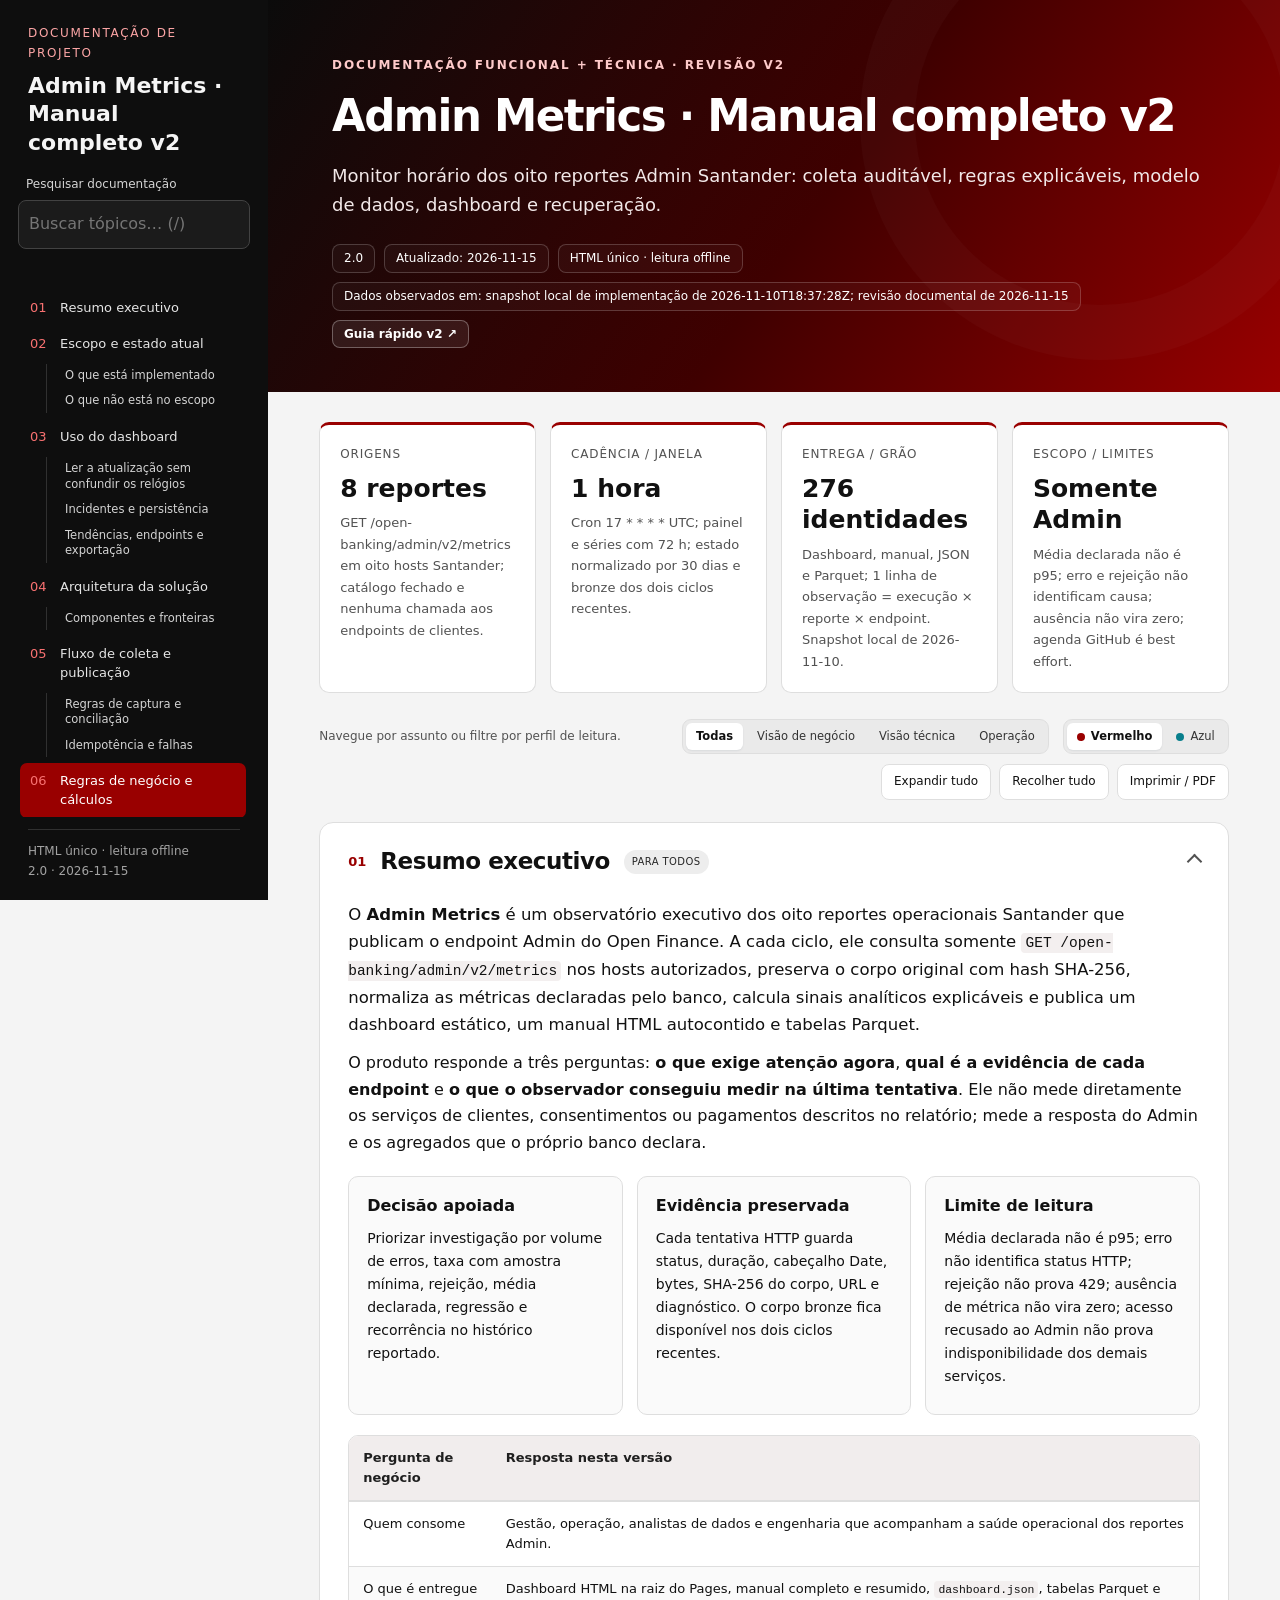
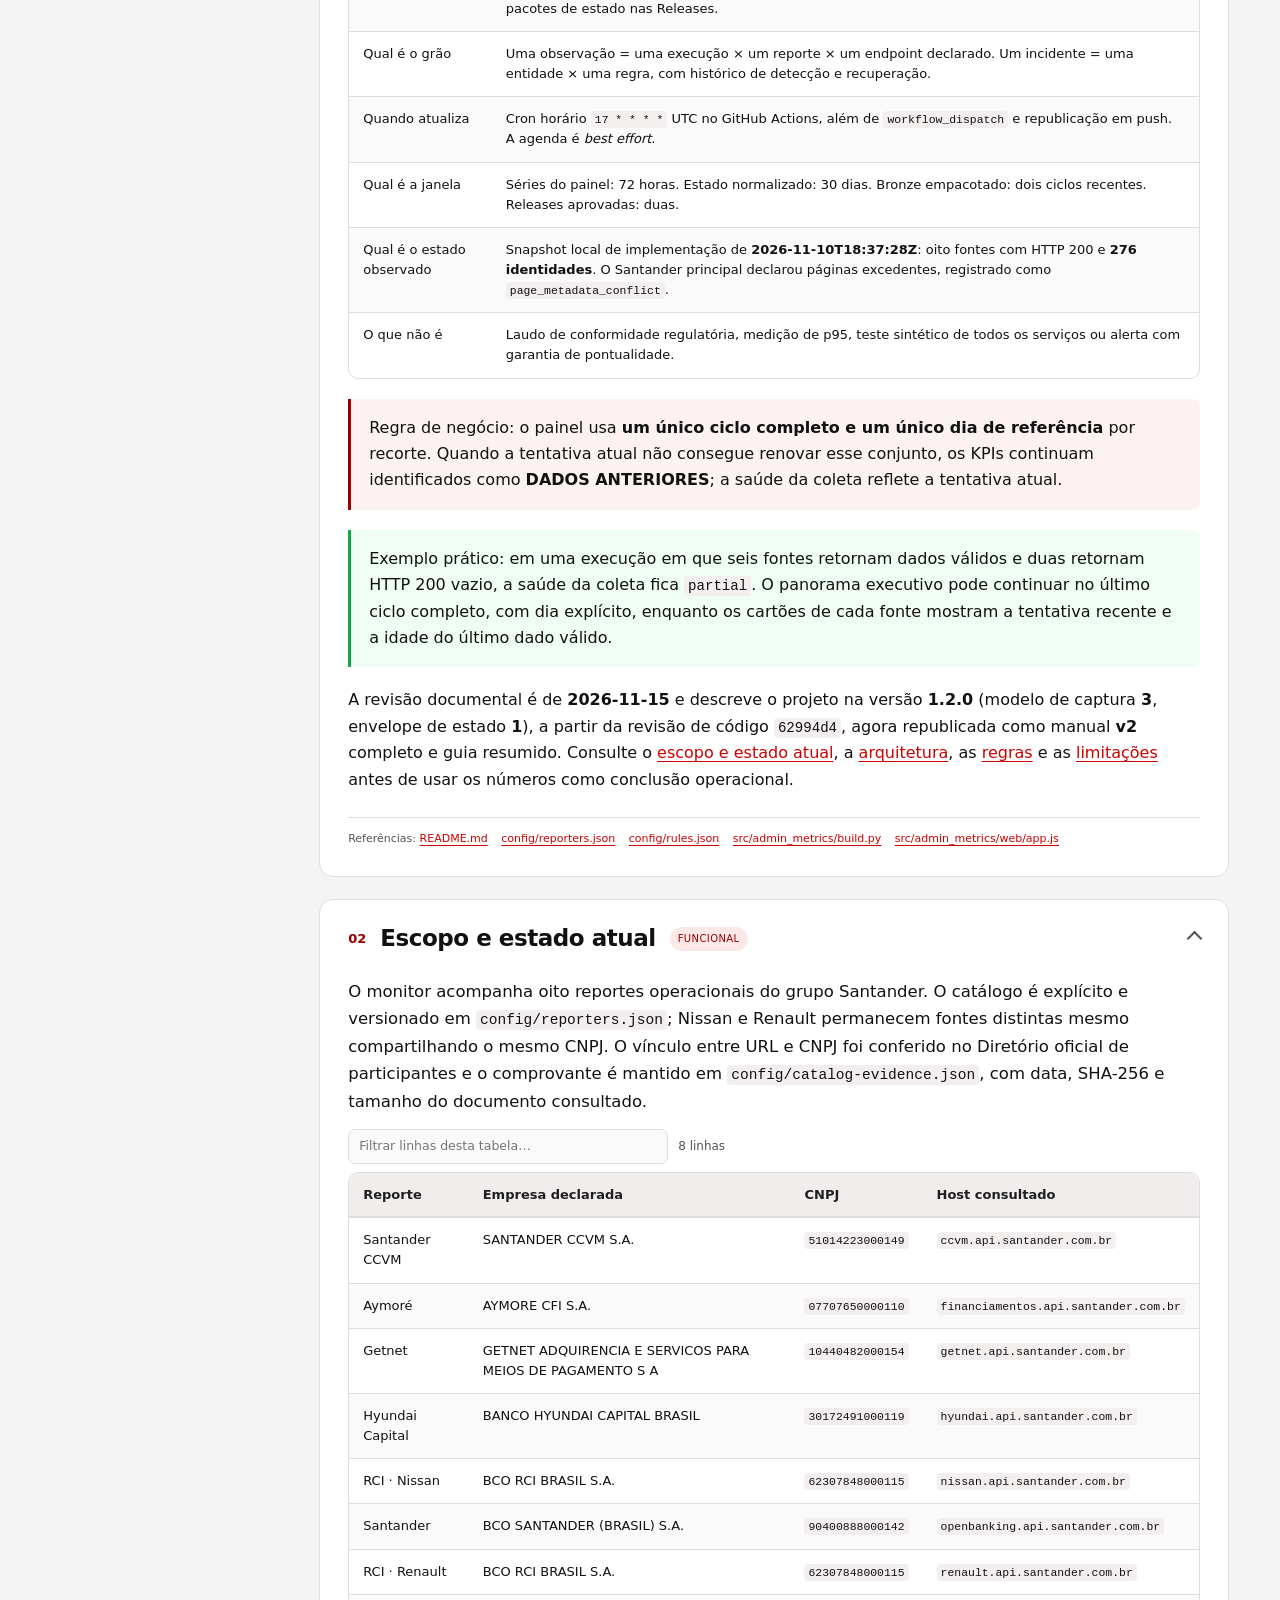
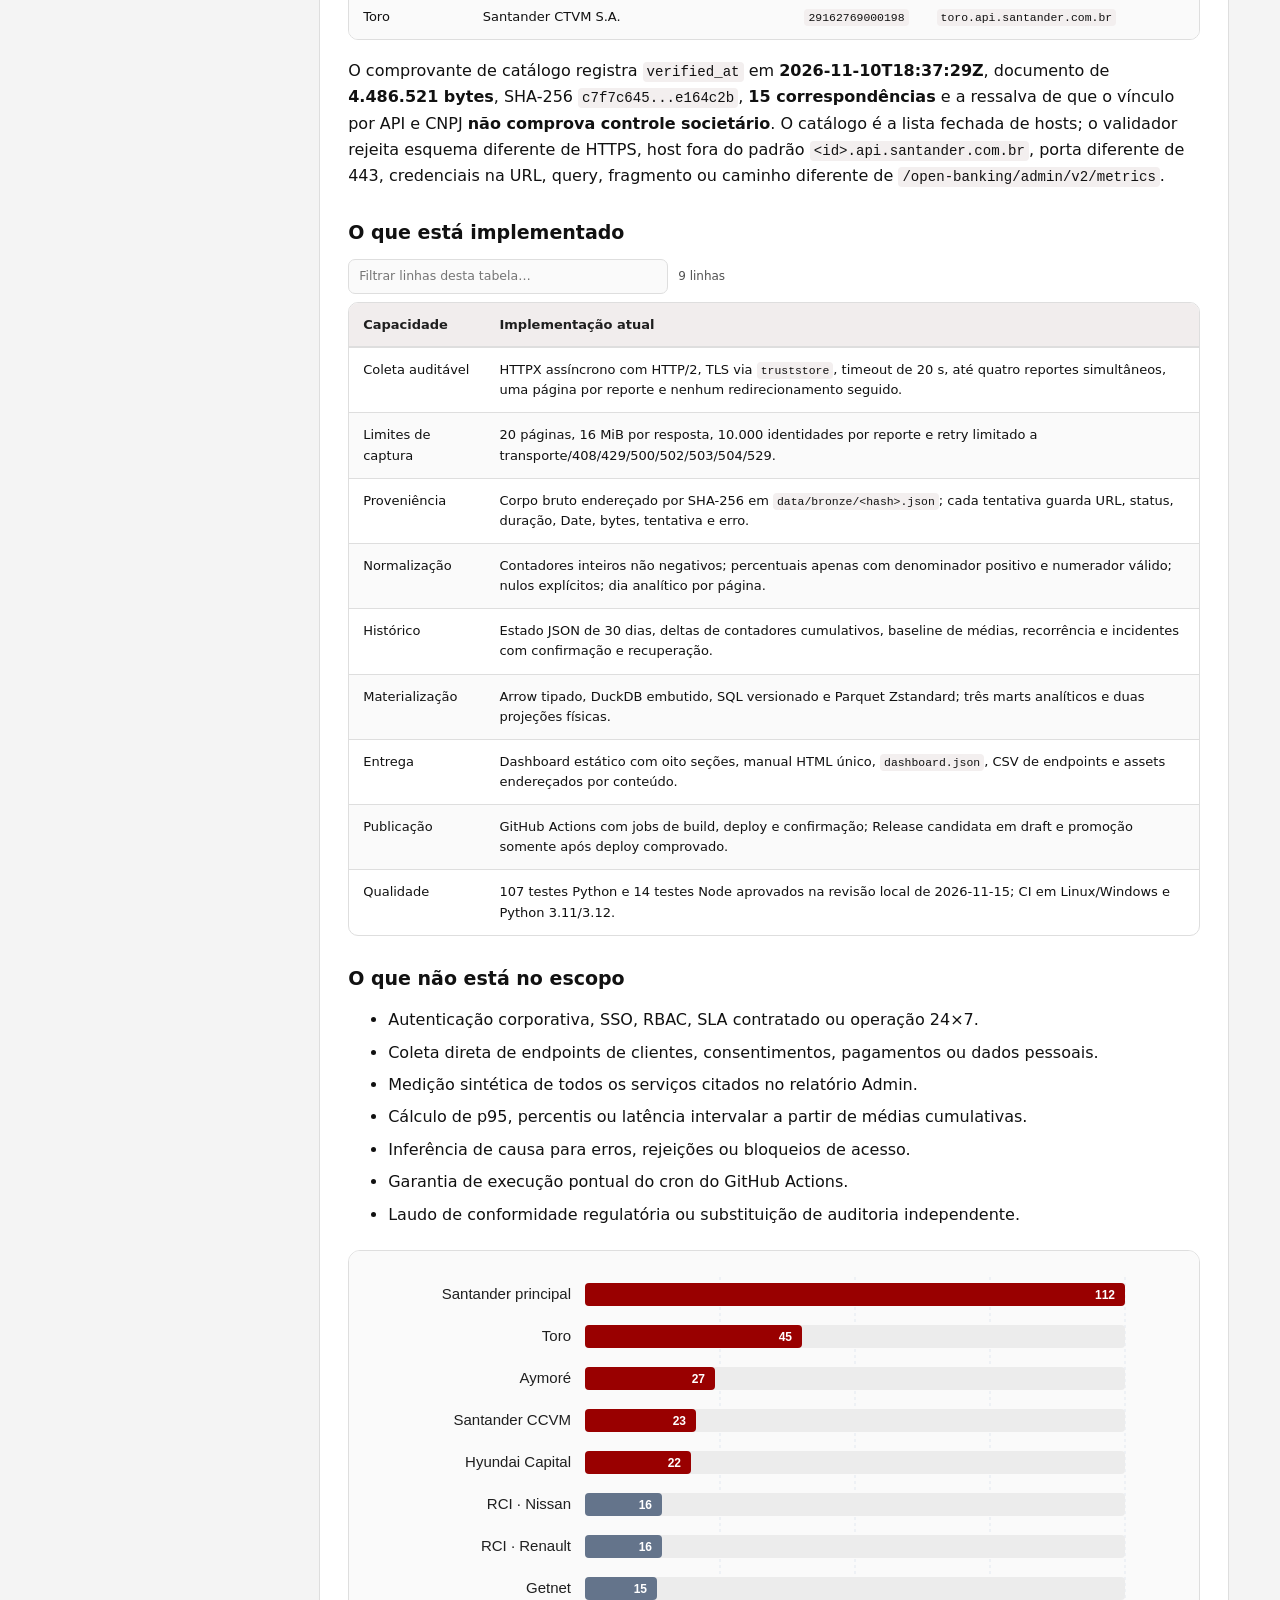
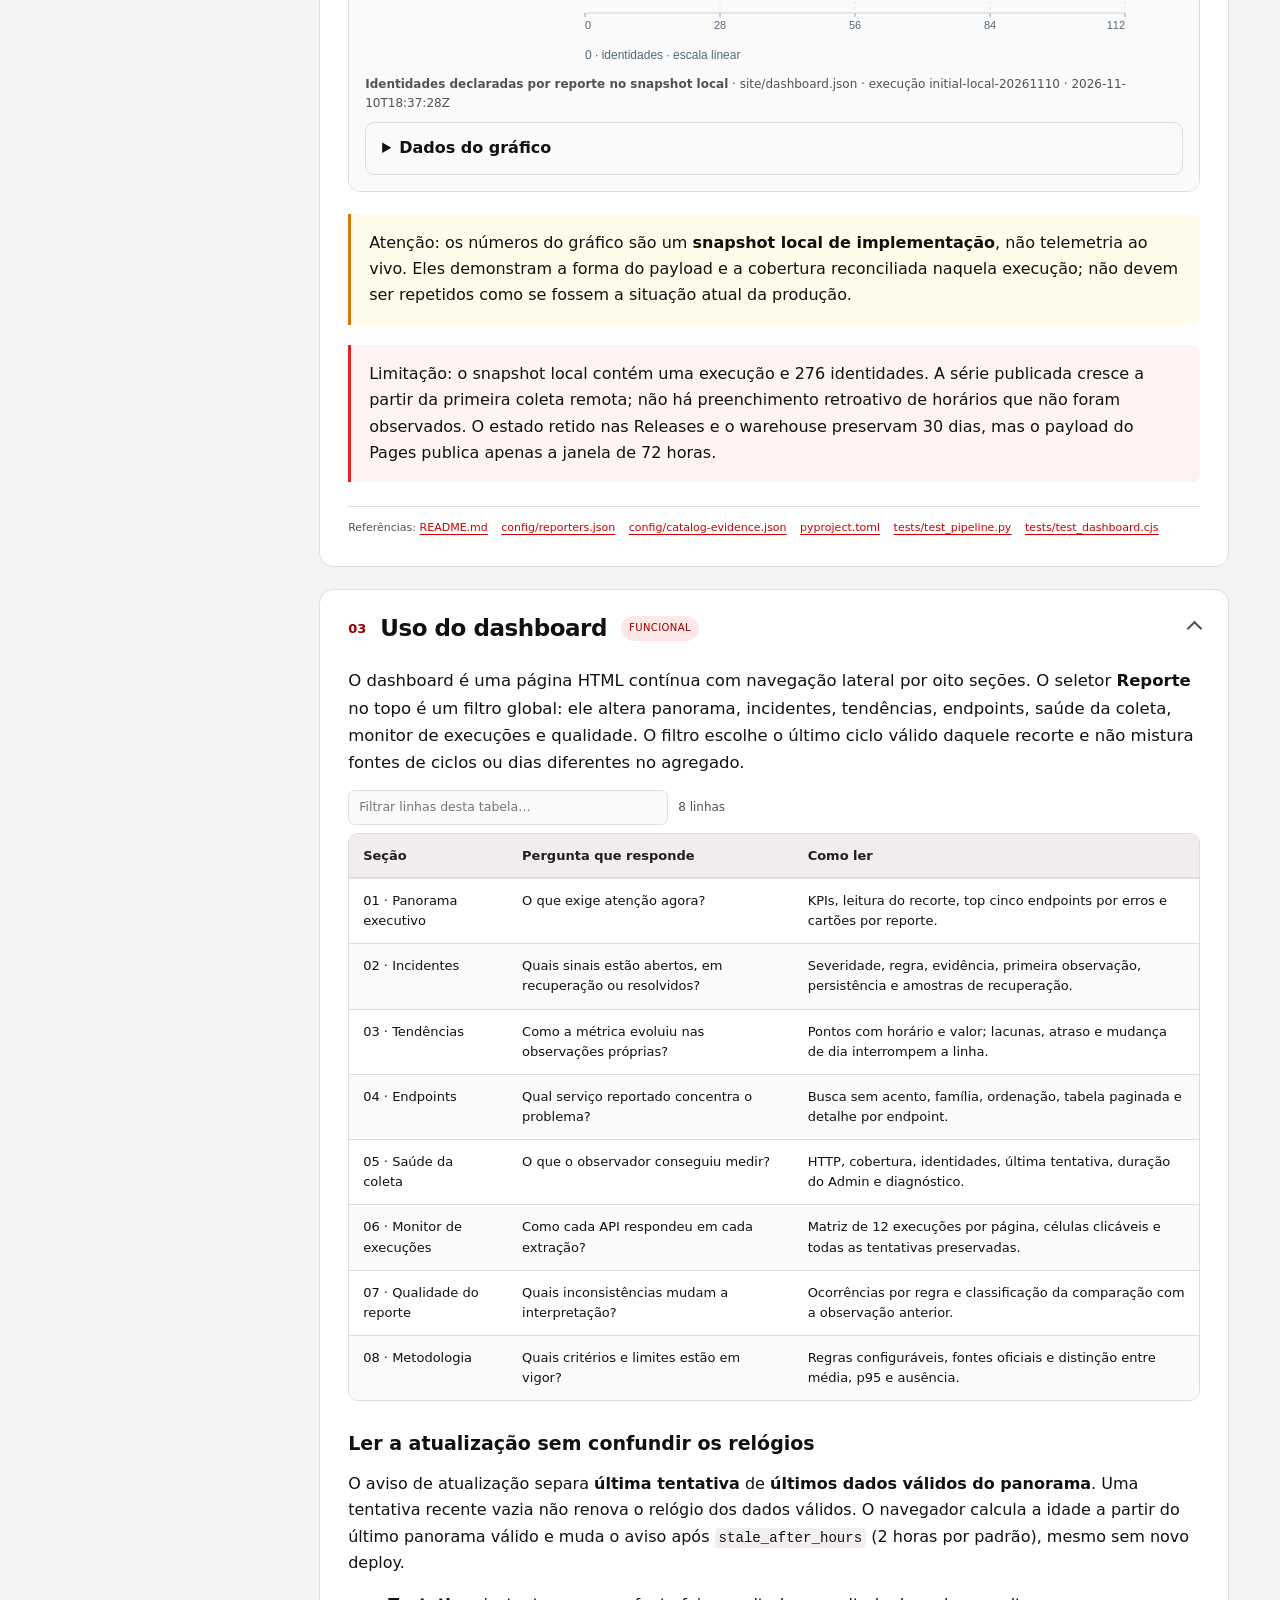
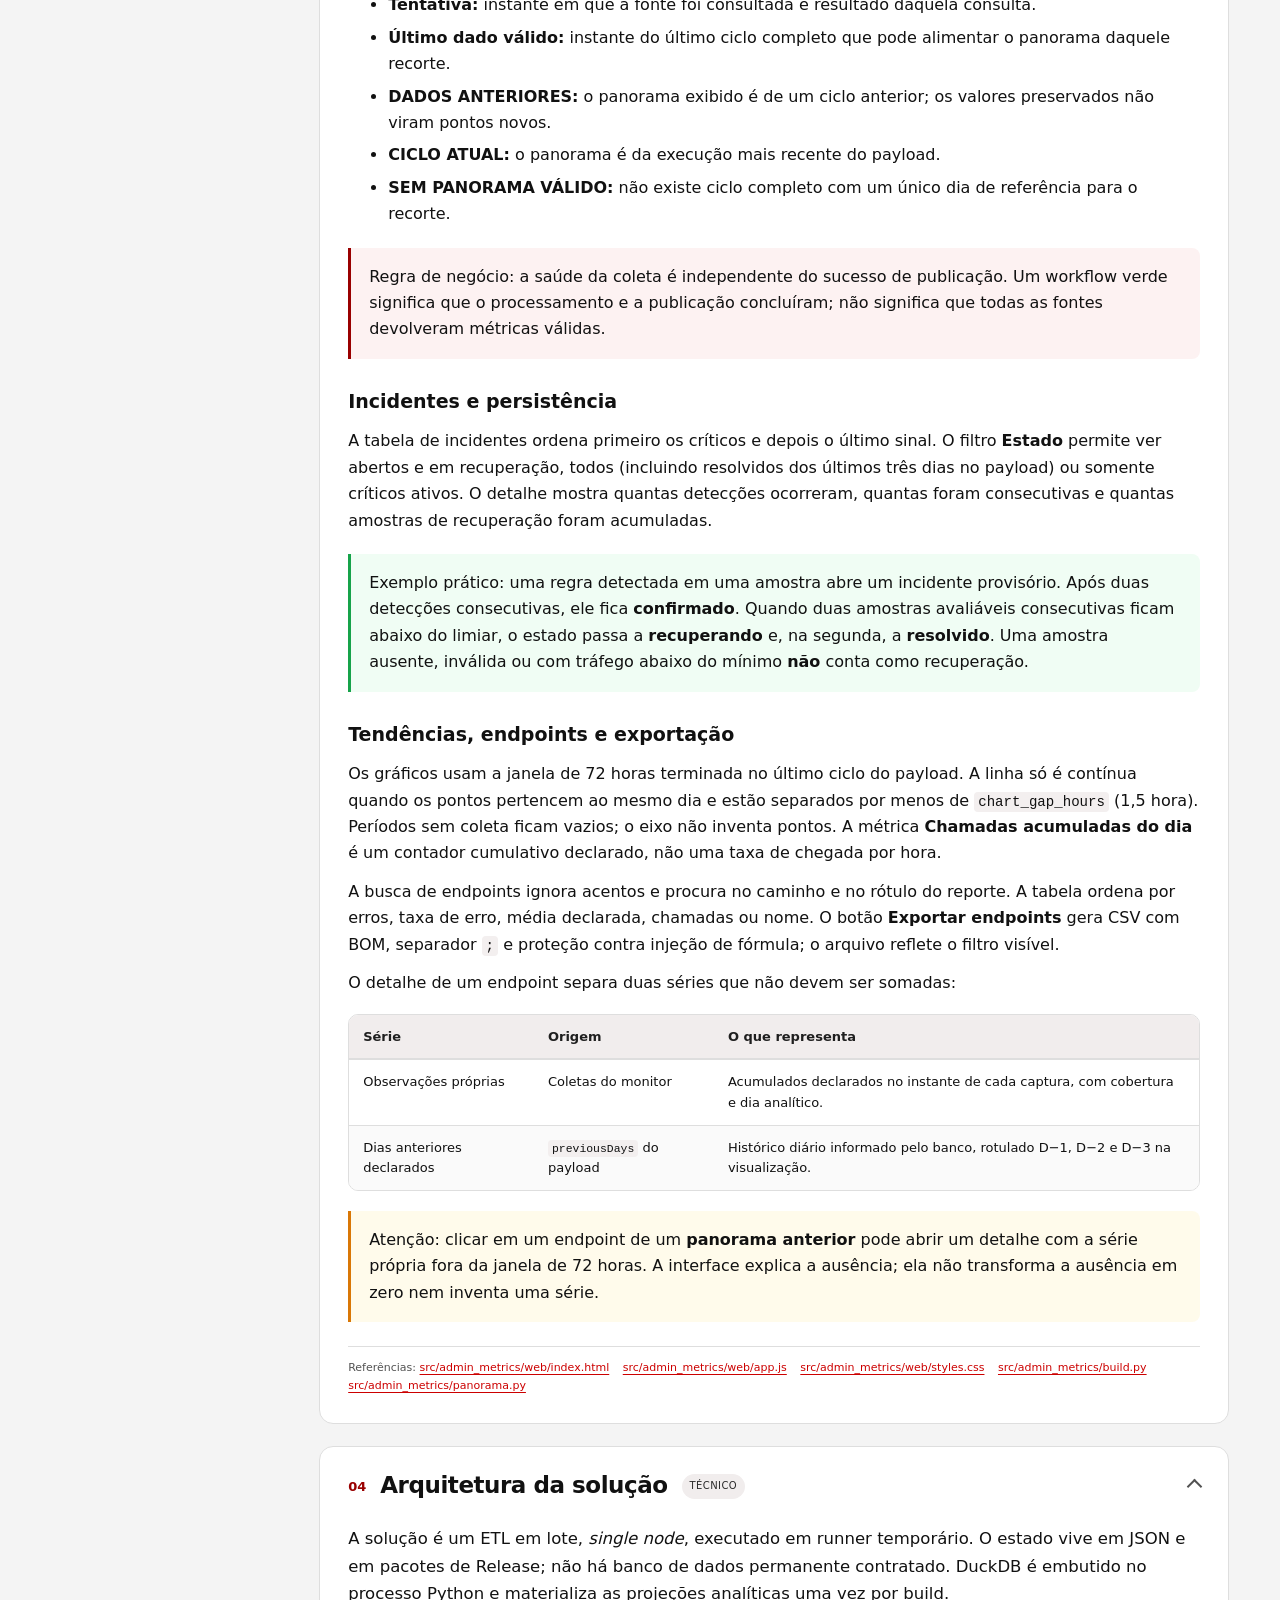
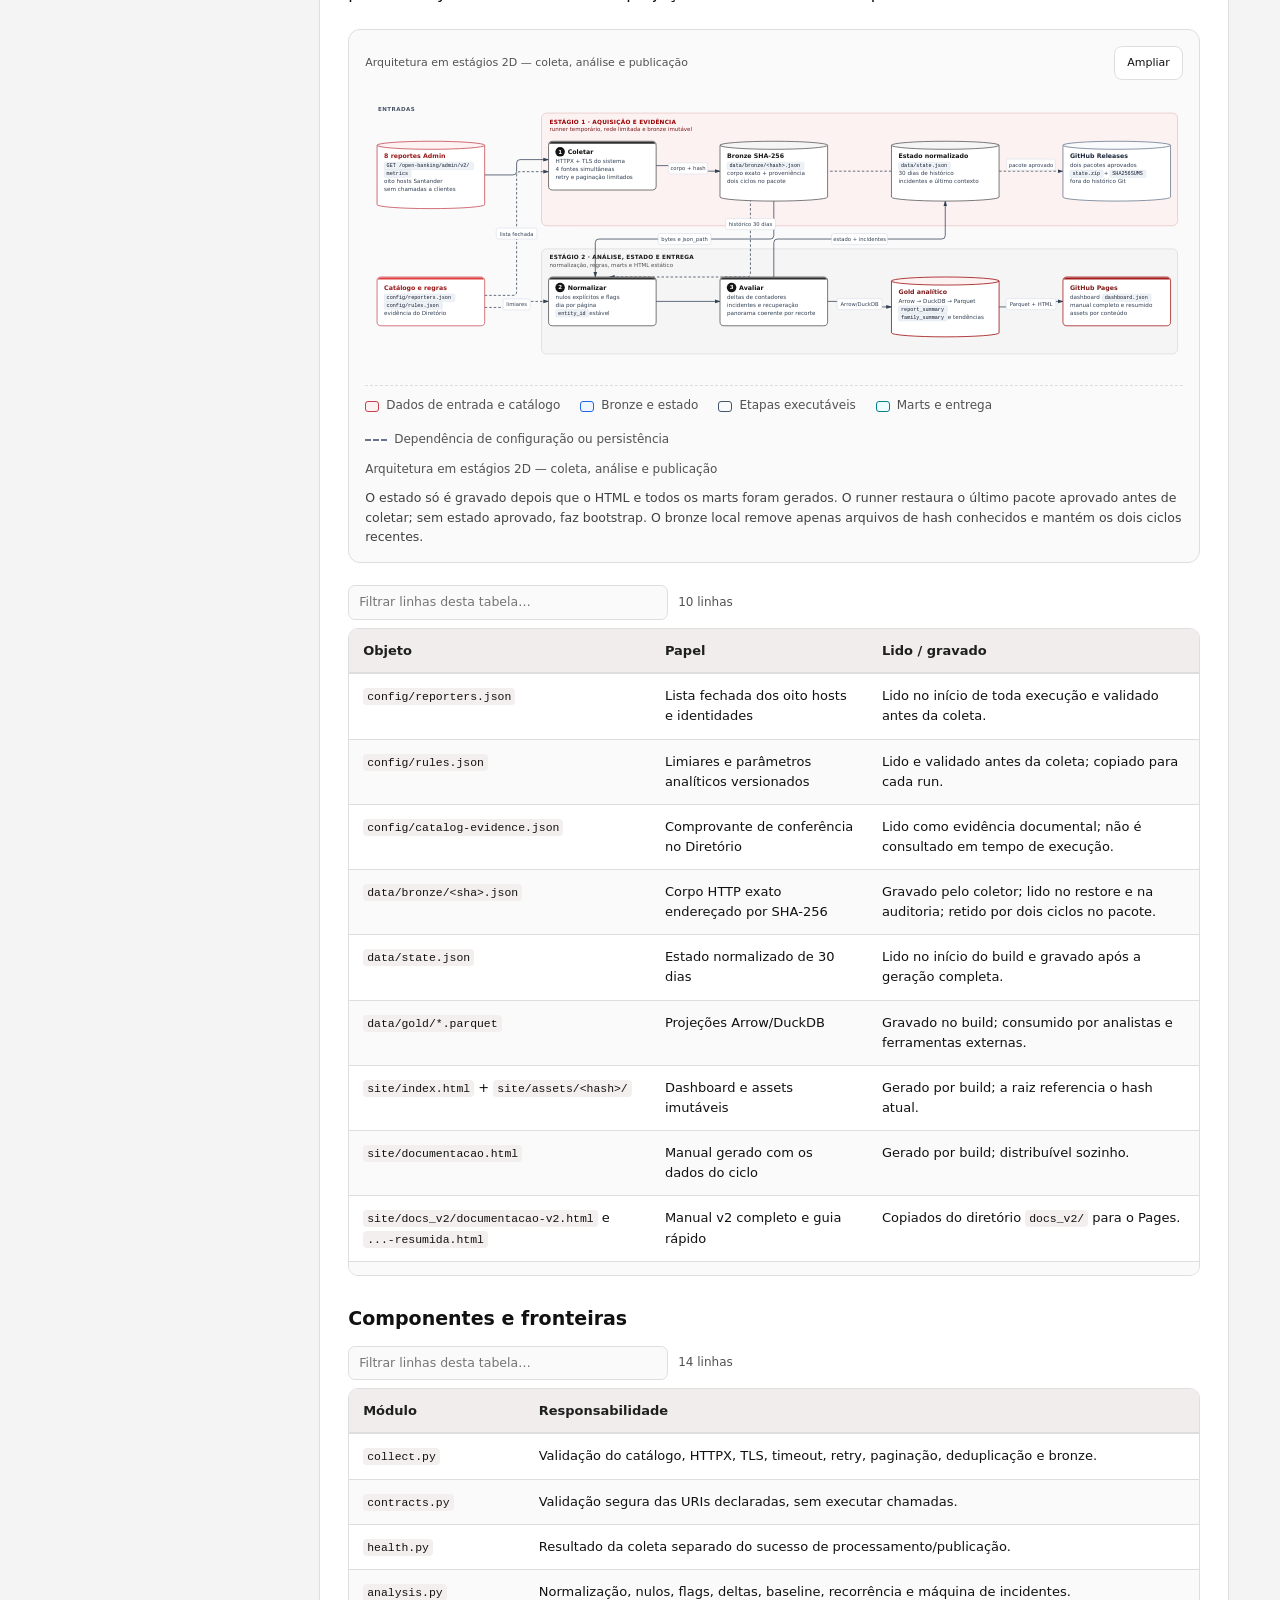
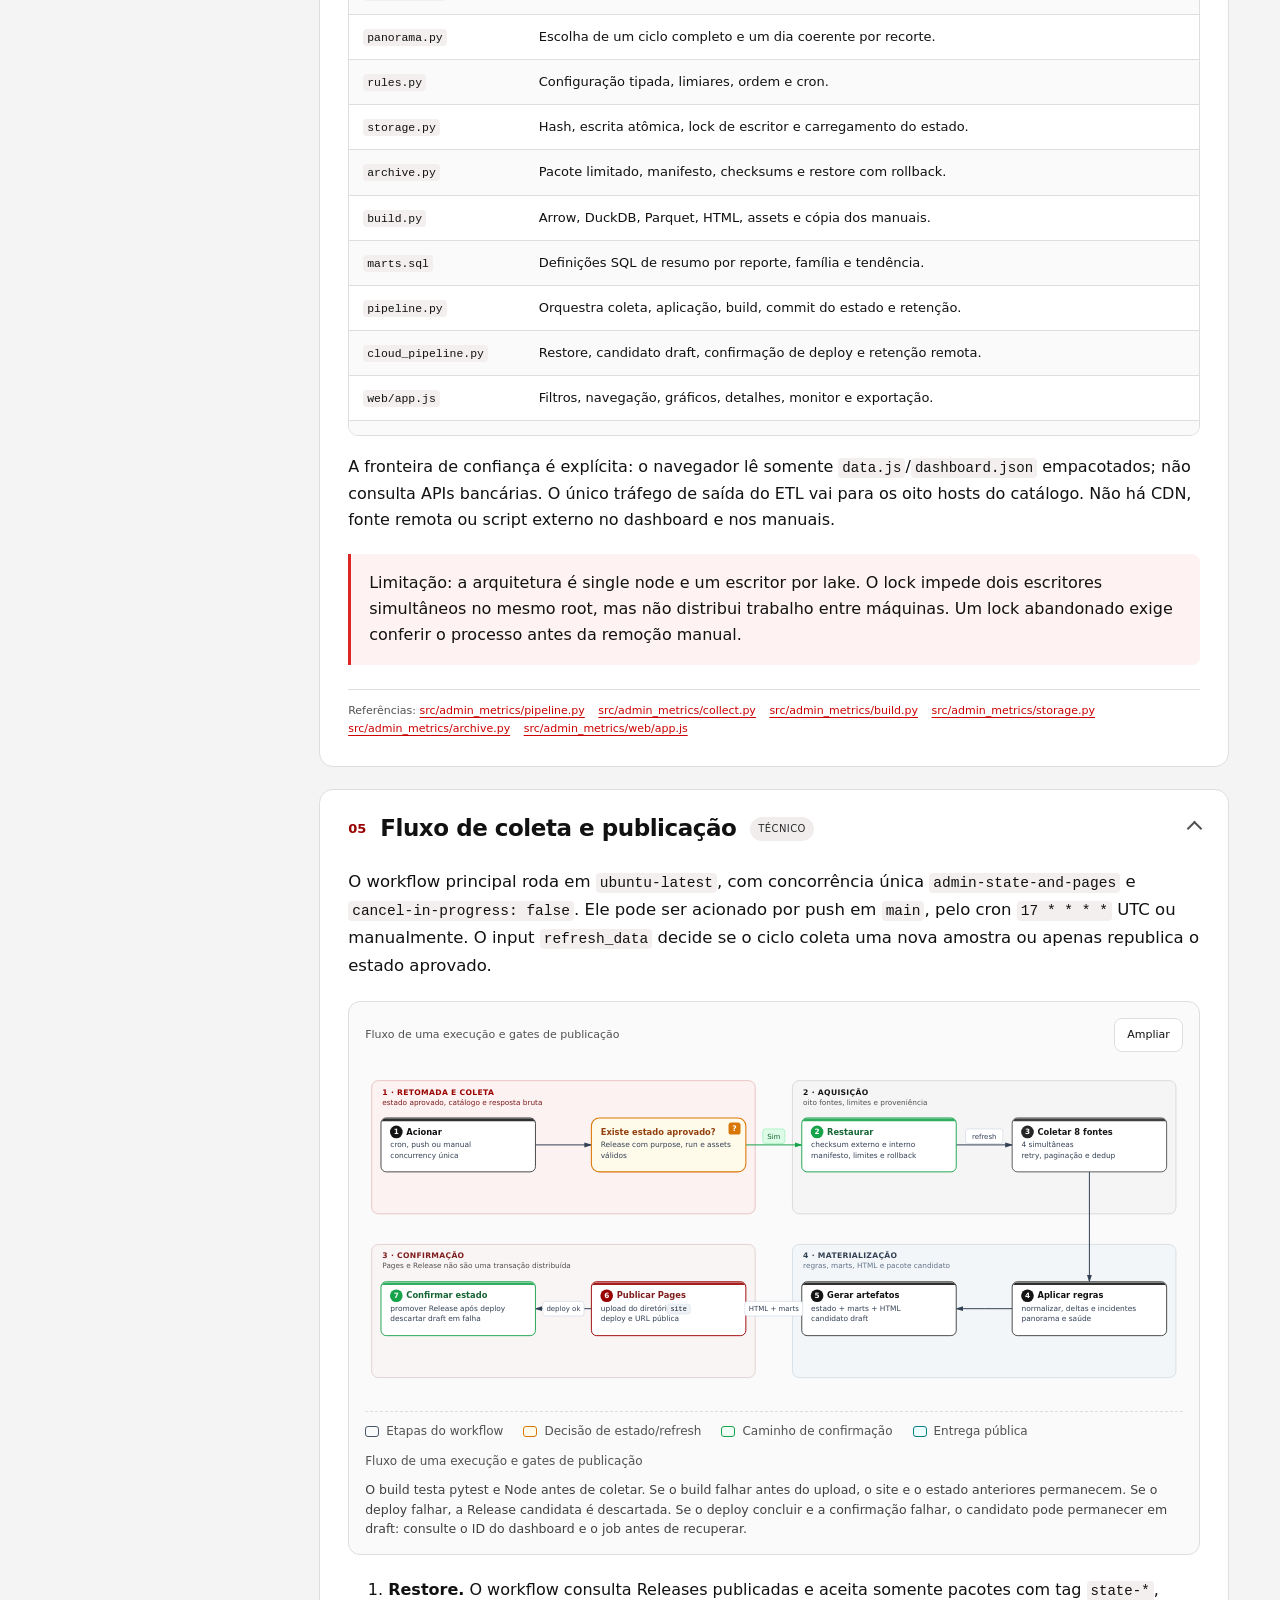
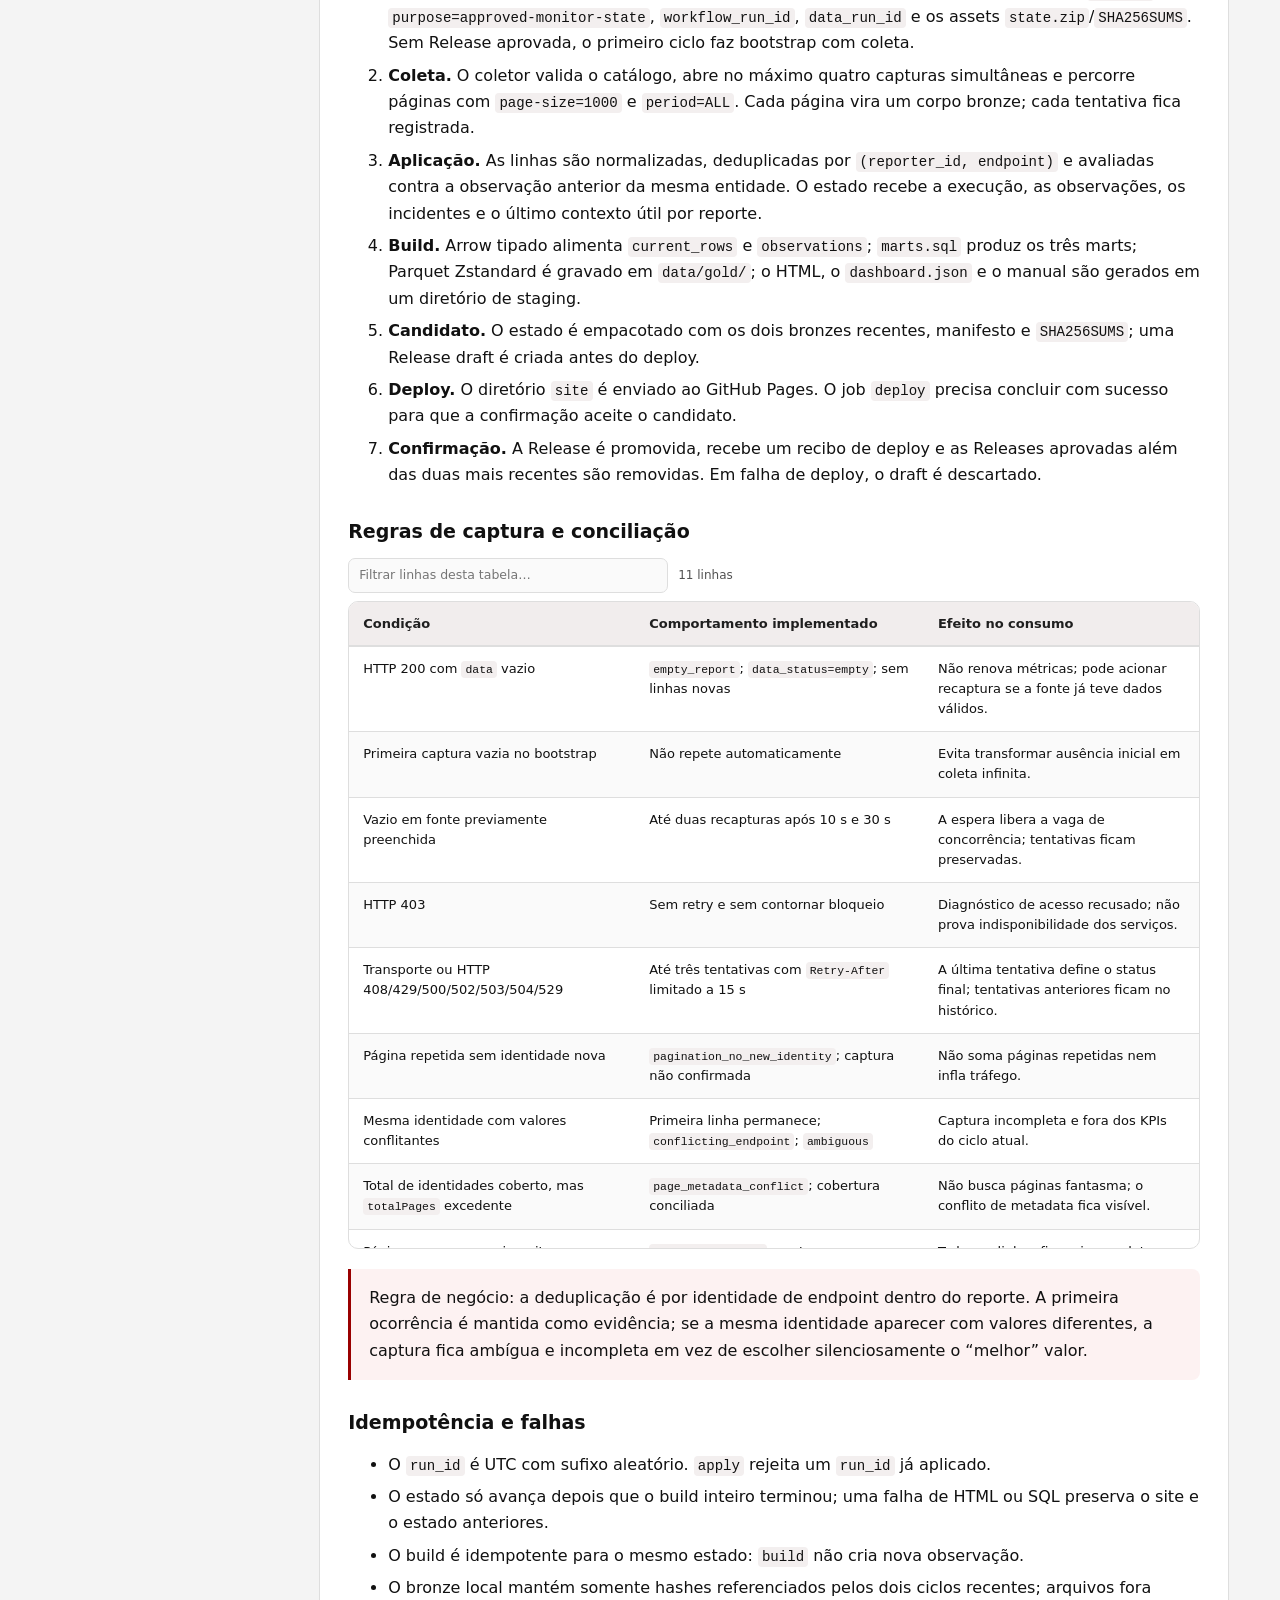
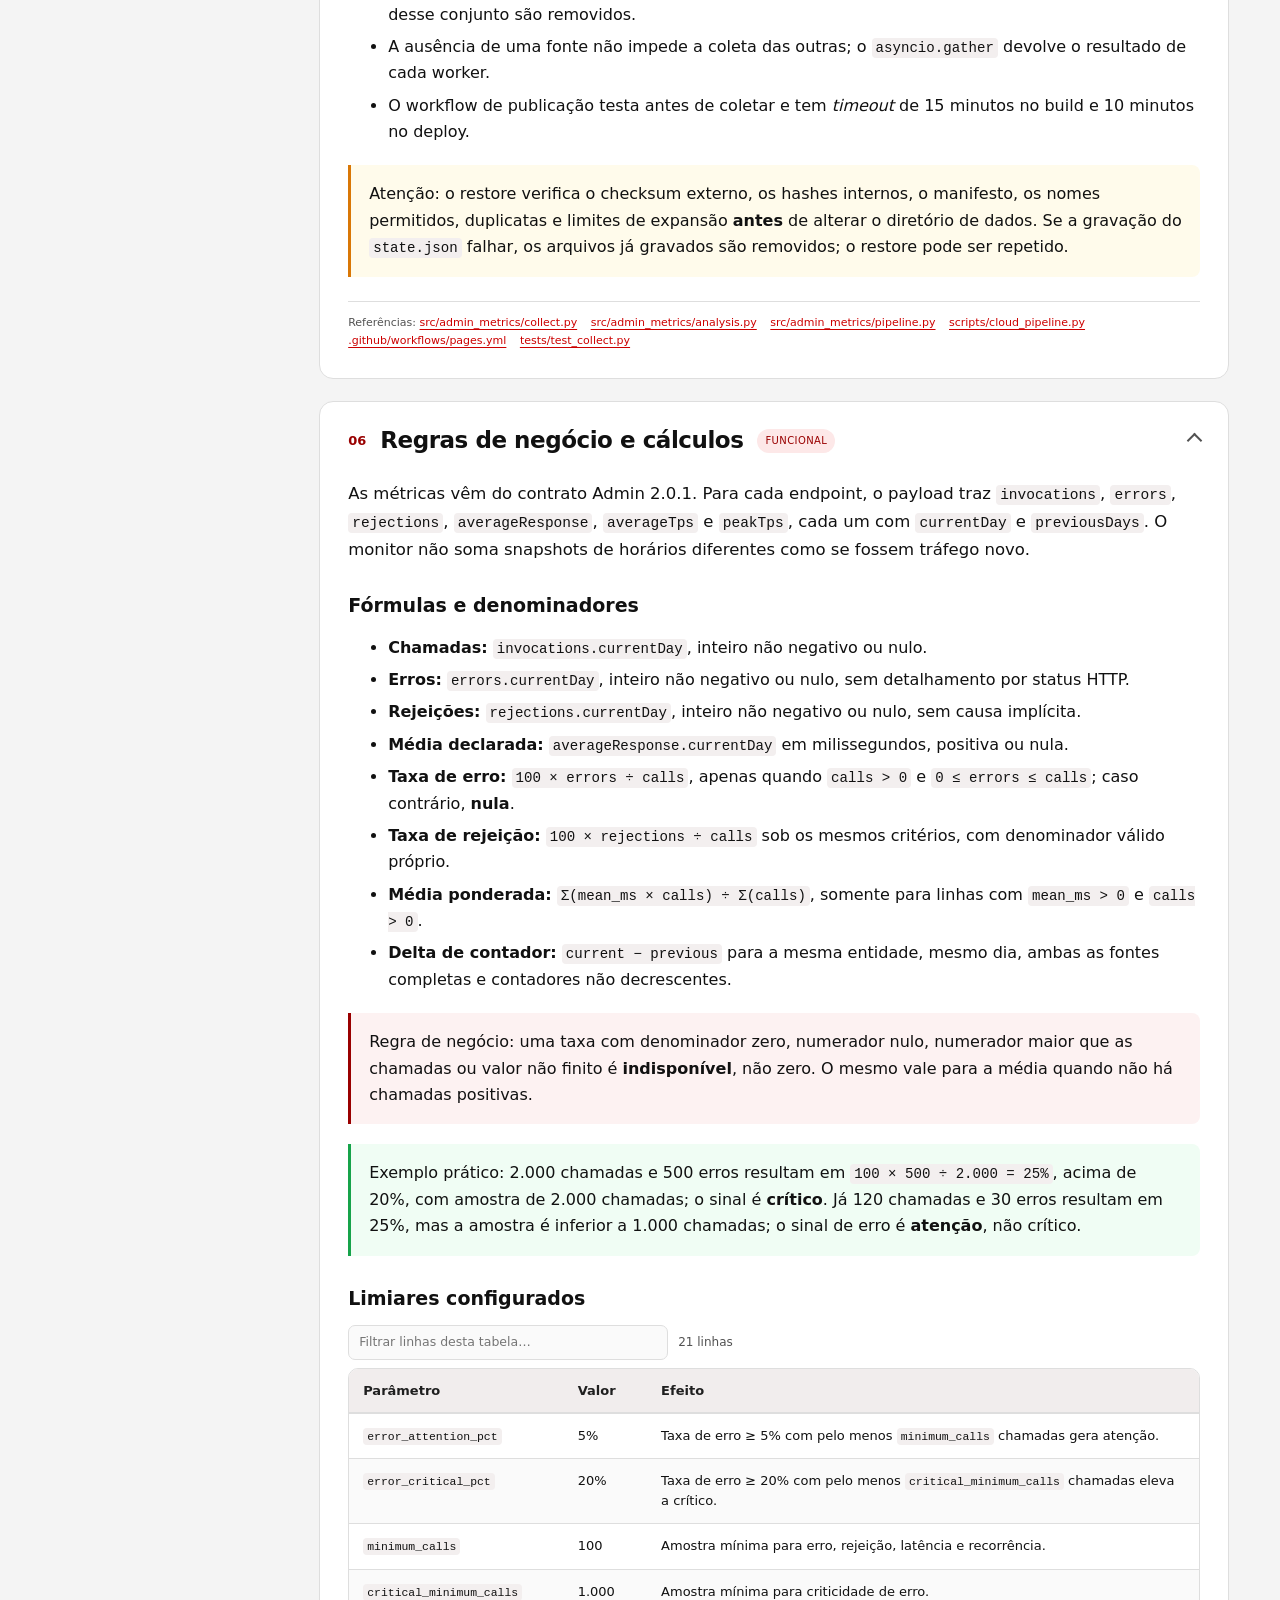
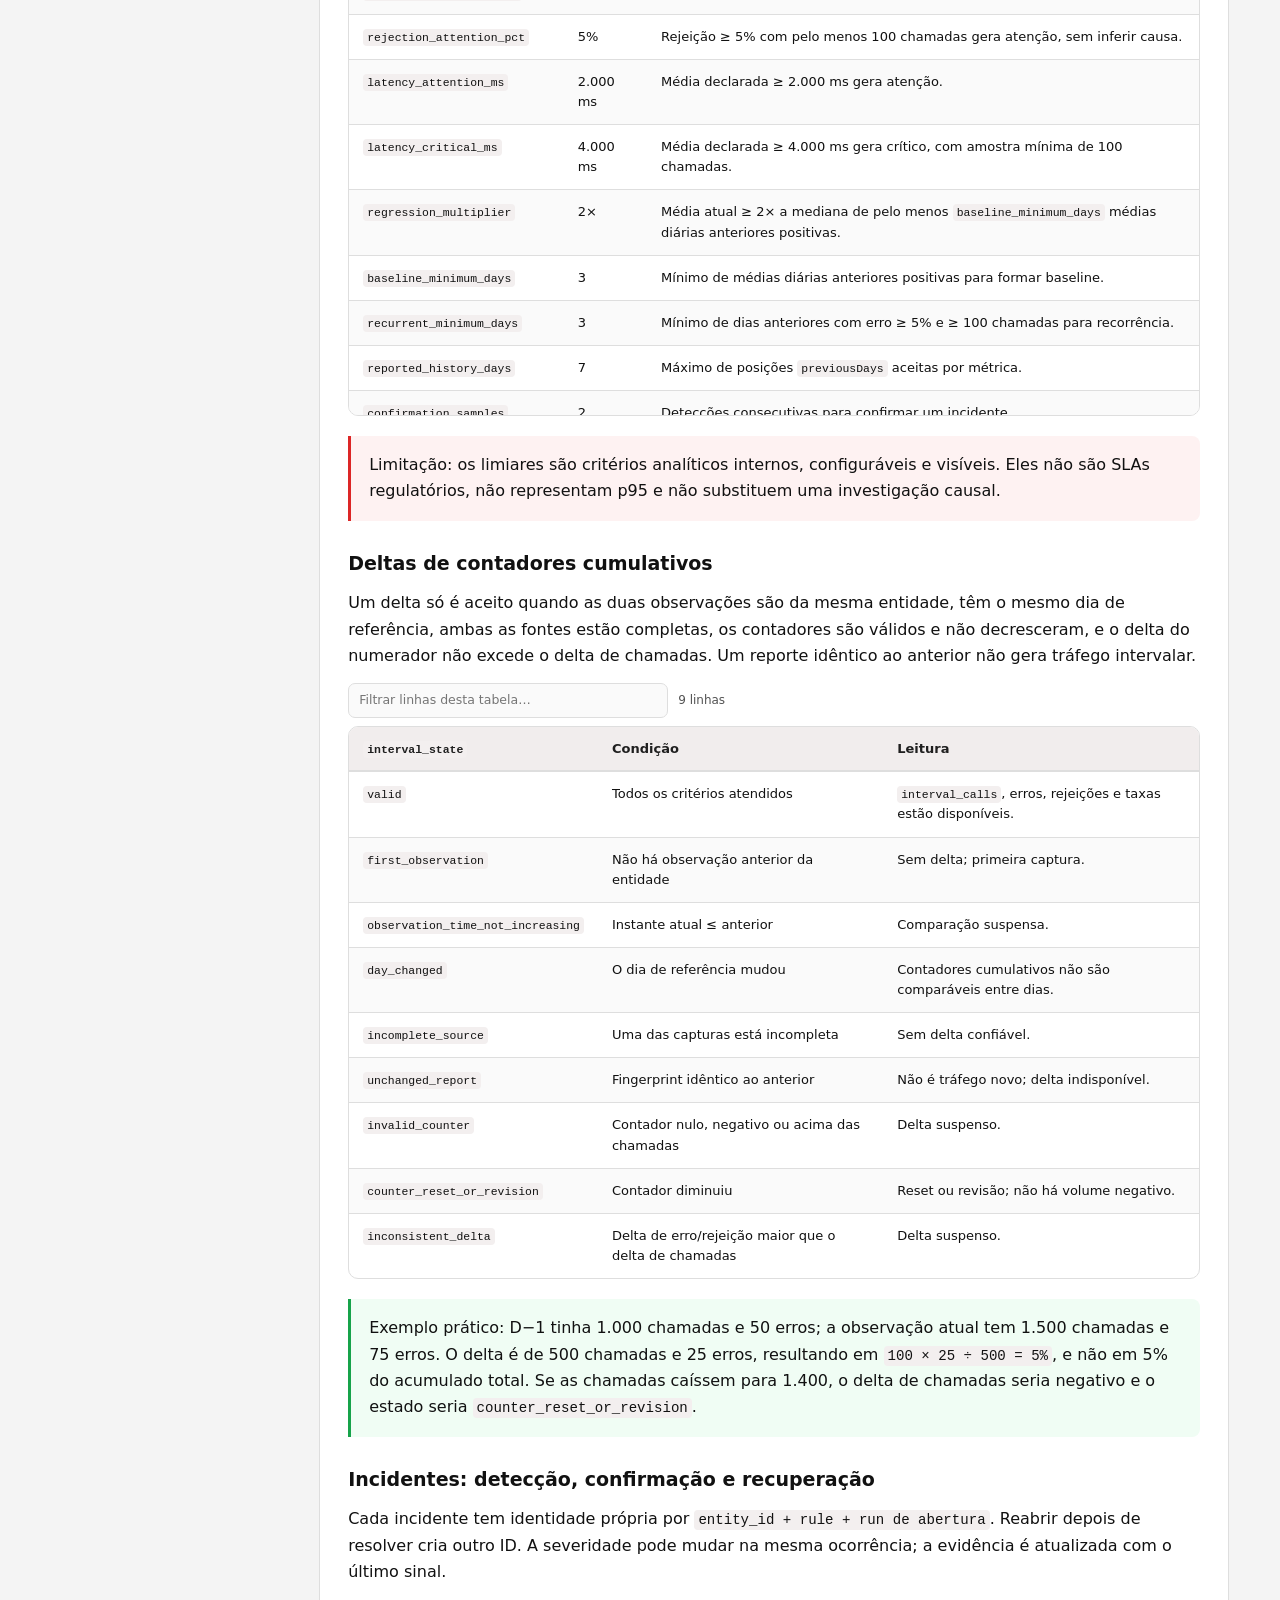
<file: docs_v2/documentacao-v2.html>
<!DOCTYPE html>
<html lang="pt-BR" data-mode="full" data-theme="vermelho"><head><meta charset="utf-8"><meta name="viewport" content="width=device-width,initial-scale=1"><meta name="description" content="Monitor horário dos oito reportes Admin Santander: coleta auditável, regras explicáveis, modelo de dados, dashboard e recuperação."><meta name="generator" content="project-html-docs 1.8.0"><title>Admin Metrics · Manual completo v2 · 2.0</title><style>:root {
  --ink: #172b3c;
  --muted: #526778;
  --paper: #f4f6f8;
  --surface: #fff;
  --line: #dce4ea;
  --accent: #087f8c;
  --accent-hover: #086a83;
  --nav: #102b3d;
  --nav-text: #e7f0f5;
  --nav-brand: #8ed5d8;
  --nav-label: #bed0da;
  --nav-input-bg: #1c394b;
  --nav-input-border: #496373;
  --nav-link: #d4e1e8;
  --nav-num: #8cadbd;
  --nav-active: #254858;
  --nav-meta: #abc2ce;
  --nav-count: #b3d5de;
  --nav-clear-hover: #2c4f63;
  --nav-divider: rgba(255, 255, 255, 0.12);
  --hero-bg: linear-gradient(120deg, #102f43, #155368);
  --hero-eyebrow: #a6e0df;
  --hero-subtitle: #dcecf3;
  --soft: #e9f5f5;
  --code: #122b3b;
  --code-inline-bg: #edf2f6;
  --code-btn: #284657;
  --code-btn-border: #496373;
  --card-bg: #fafcfd;
  --th-bg: #edf3f6;
  --th-fg: #314c5e;
  --figure-bg: #f8fbfc;
  --figure-note: #3c5466;
  --toolbar-bg: #e9eff3;
  --toolbar-fg: #405868;
  --aud-business-bg: #e9f5f5;
  --aud-business-fg: #126d72;
  --aud-tech-bg: #f0edfa;
  --aud-tech-fg: #69509a;
  --aud-ops-bg: #fff3df;
  --aud-ops-fg: #805c20;
  --aud-all-bg: #eef1f4;
  --aud-all-fg: #4a6373;
  --focus-ring: #f1ad35;
  --dialog-backdrop: #102b3dbb;
  --radius: 14px;
  font-family: system-ui, -apple-system, "Segoe UI", Roboto, Helvetica, Arial, sans-serif;
  font-variant-numeric: tabular-nums;
  color: var(--ink);
  font-size: 16px;
  line-height: 1.65;
  color-scheme: light;
}

:root[data-theme="vermelho"] {
  --ink: #111111;
  --muted: #525252;
  --paper: #f4f4f4;
  --surface: #ffffff;
  --line: #dedede;
  --accent: #990000;
  --accent-hover: #cc0000;
  --nav: #0e0e0e;
  --nav-text: #f5f5f5;
  --nav-brand: #fca5a5;
  --nav-label: #d4d4d4;
  --nav-input-bg: #1b1b1b;
  --nav-input-border: #424242;
  --nav-link: #e5e5e5;
  --nav-num: #f87171;
  --nav-active: #990000;
  --nav-meta: #a3a3a3;
  --nav-count: #fca5a5;
  --nav-clear-hover: #2c2c2c;
  --nav-divider: rgba(255, 255, 255, 0.14);
  --hero-bg: linear-gradient(125deg, #0b0b0b 0%, #3f0000 54%, #990000 100%);
  --hero-eyebrow: #fecaca;
  --hero-subtitle: #f2e8e8;
  --soft: #fdf2f2;
  --code: #141414;
  --code-inline-bg: #f3efef;
  --code-btn: #2b2b2b;
  --code-btn-border: #525252;
  --card-bg: #fafafa;
  --th-bg: #f1eded;
  --th-fg: #1f1f1f;
  --figure-bg: #fafafa;
  --figure-note: #404040;
  --toolbar-bg: #eaeaea;
  --toolbar-fg: #333333;
  --aud-business-bg: #fde8e8;
  --aud-business-fg: #990000;
  --aud-tech-bg: #f1eded;
  --aud-tech-fg: #2b2b2b;
  --aud-ops-bg: #fff1ed;
  --aud-ops-fg: #7f1d1d;
  --aud-all-bg: #ededed;
  --aud-all-fg: #262626;
  --focus-ring: #ec0000;
  --dialog-backdrop: #0e0e0ecc;
}


* { box-sizing: border-box; }
body { margin: 0; background: var(--paper); overflow-x: clip; }
a { color: var(--accent-hover); text-underline-offset: 3px; }
button, input { font: inherit; }
button { cursor: pointer; border: 1px solid var(--line); border-radius: 8px; padding: 7px 12px; color: var(--ink); background: var(--surface); }
button:hover { border-color: var(--accent); background: var(--soft); }
button:focus-visible, a:focus-visible, input:focus-visible, summary:focus-visible { outline: 3px solid var(--focus-ring); outline-offset: 3px; }

.skip { position: absolute; left: -9999px; }
.skip:focus { left: 20px; top: 15px; z-index: 50; background: white; padding: 12px; }

.sidebar-backdrop { display: none; }
.sidebar { position: fixed; inset: 0 auto 0 0; width: 268px; background: var(--nav); color: var(--nav-text); padding: 24px 18px 16px; display: flex; flex-direction: column; overflow: hidden; z-index: 5; }
.sidebar-head { display: flex; align-items: flex-start; justify-content: space-between; gap: 8px; flex-shrink: 0; }
.brand { font-size: 12px; letter-spacing: .14em; text-transform: uppercase; color: var(--nav-brand); margin: 0 10px 8px; flex: 1; min-width: 0; }
.sidebar-close { display: none; }
.sidebar strong { display: -webkit-box; -webkit-line-clamp: 3; -webkit-box-orient: vertical; overflow: hidden; font-size: 22px; margin: 0 10px 18px; line-height: 1.3; flex-shrink: 0; }
.sidebar label { font-size: 12px; color: var(--nav-label); display: block; margin: 0 8px 5px; flex-shrink: 0; }
.search-box { position: relative; flex-shrink: 0; }
.sidebar input { width: 100%; padding: 10px 30px 10px 10px; border: 1px solid var(--nav-input-border); background: var(--nav-input-bg); color: white; border-radius: 8px; }
.sidebar input::-webkit-search-cancel-button { -webkit-appearance: none; appearance: none; }
#search-clear { position: absolute; right: 6px; top: 50%; transform: translateY(-50%); background: transparent; border: 0; color: var(--nav-label); font-size: 16px; line-height: 1; padding: 3px 6px; border-radius: 4px; }
#search-clear:hover { background: var(--nav-clear-hover); color: #ffffff; }
mark.search-hit { background: #fef08a; color: #0f172a; padding: 0 2px; border-radius: 3px; }
.sidebar nav { flex: 1; min-height: 0; overflow-y: auto; margin-top: 14px; padding: 3px 4px 6px 2px; scrollbar-width: thin; scrollbar-color: var(--nav-input-border) transparent; }
.sidebar nav a { display: flex; gap: 12px; color: var(--nav-link); text-decoration: none; padding: 9px 10px; border-radius: 7px; font-size: 13px; line-height: 1.4; transition: opacity 0.15s ease; }
.sidebar nav a.is-audience-secondary { opacity: 0.55; }
.sidebar nav a span { color: var(--nav-num); min-width: 18px; font-variant-numeric: tabular-nums; }
.sidebar nav a:hover, .sidebar nav a[aria-current] { background: var(--nav-active); color: white; opacity: 1; }
.sidebar nav .nav-sub { display: flex; flex-direction: column; gap: 2px; margin: 2px 0 6px 26px; padding-left: 10px; border-left: 1px solid var(--nav-divider); }
.sidebar nav .nav-sub a { padding: 4px 8px; font-size: 11.5px; color: var(--nav-label); line-height: 1.35; }
.sidebar nav .nav-sub.is-audience-secondary { opacity: 0.55; }
.sidebar small { flex-shrink: 0; background: var(--nav); border-top: 1px solid var(--nav-divider); padding: 12px 0 2px; margin: 12px 10px 0; color: var(--nav-meta); font-size: 12px; display: block; }
.sidebar .search-count { min-height: 20px; margin: 6px 4px 0; font-size: 12px; color: var(--nav-count); flex-shrink: 0; }

main { margin-left: 268px; min-width: 0; }
.mobile-topbar { display: none; }
.hero { background: var(--hero-bg); color: white; padding: 56px clamp(28px, 5vw, 80px) 44px; position: relative; overflow: hidden; }
.hero:after { content: ""; position: absolute; right: -60px; top: -120px; width: 370px; height: 370px; border: 55px solid #ffffff06; border-radius: 50%; pointer-events: none; }
.eyebrow { text-transform: uppercase; letter-spacing: .16em; font-size: 12px; font-weight: 700; color: var(--hero-eyebrow); margin: 0 0 16px; }
.hero h1 { font-size: clamp(32px, 3.4vw, 48px); letter-spacing: -.035em; line-height: 1.12; margin: 0 0 20px; max-width: 950px; }
.hero .subtitle { max-width: 880px; font-size: 18px; color: var(--hero-subtitle); margin: 0 0 24px; }
.badges { display: flex; flex-wrap: wrap; gap: 9px; align-items: center; }
.badges span, .badges a.hero-companion { font-size: 12px; padding: 5px 11px; border: 1px solid #ffffff30; border-radius: 8px; background: #ffffff08; line-height: 1.4; }
.badges span.badge-mode { background: #ffffff20; border-color: #ffffff66; color: #ffffff; font-weight: 600; }
.badges a.hero-companion { color: #ffffff; text-decoration: none; font-weight: 600; background: #ffffff14; border-color: #ffffff4d; transition: background 0.15s ease, border-color 0.15s ease; }
.badges a.hero-companion:hover { background: #ffffff28; border-color: #ffffff88; }
html[data-mode="summary"] .hero { padding: 44px clamp(28px, 5vw, 80px) 36px; }
html[data-mode="summary"] .content { padding: 24px clamp(24px, 4vw, 64px) 56px; }

.content { max-width: 1350px; padding: 30px clamp(24px, 4vw, 64px) 70px; margin: auto; }
.hero-cards { display: grid; grid-template-columns: repeat(auto-fit, minmax(190px, 1fr)); gap: 14px; margin: 0 0 26px; }
.metric { border: 1px solid var(--line); border-top: 3px solid var(--accent); background: var(--surface); padding: 20px; border-radius: 10px; }
.metric .label { display: block; color: var(--muted); font-size: 12px; text-transform: uppercase; letter-spacing: .07em; }
.metric strong { display: block; font-size: 25px; line-height: 1.25; margin: 8px 0; }
.metric p { font-size: 13px; color: var(--muted); margin: 0; }
.toolbar { display: flex; gap: 10px 14px; flex-wrap: wrap; align-items: center; justify-content: flex-end; margin-bottom: 22px; font-size: 12px; }
.toolbar .hint { margin-right: auto; color: var(--muted); }
.audience-filter,
.theme-filter { display: inline-flex; flex-wrap: wrap; gap: 4px; background: var(--toolbar-bg); padding: 3px; border-radius: 9px; border: 1px solid var(--line); }
.audience-filter button,
.theme-filter button { border: 0; background: transparent; padding: 4px 10px; font-size: 11.5px; color: var(--toolbar-fg); border-radius: 6px; font-weight: 500; display: inline-flex; align-items: center; gap: 6px; }
.audience-filter button:hover,
.theme-filter button:hover { background: #ffffff80; color: var(--ink); }
.audience-filter button.is-active,
.theme-filter button.is-active { background: #ffffff; color: var(--ink); font-weight: 600; box-shadow: 0 1px 2px rgba(16, 43, 61, 0.08); }
.theme-swatch { width: 8px; height: 8px; border-radius: 50%; display: inline-block; flex-shrink: 0; }
.theme-swatch-vermelho { background: #990000; }
.theme-swatch-azul { background: #087f8c; }
.toolbar-actions { display: inline-flex; gap: 8px; flex-wrap: wrap; }

.doc-section { background: var(--surface); border: 1px solid var(--line); border-radius: var(--radius); margin: 0 0 22px; scroll-margin-top: 20px; overflow: clip; transition: opacity 0.18s ease; }
.doc-section.is-audience-secondary { opacity: 0.72; border-style: dashed; }
.doc-section.is-audience-secondary[open] { opacity: 1; border-style: solid; }
.section-heading { list-style: none; display: flex; gap: 14px; align-items: center; padding: 24px 28px; cursor: pointer; }
.section-heading::-webkit-details-marker { display: none; }
.section-heading:after {
  content: "";
  display: inline-block;
  width: 9px;
  height: 9px;
  margin-left: auto;
  border-right: 2px solid var(--muted);
  border-bottom: 2px solid var(--muted);
  transform: rotate(45deg);
  transition: transform 0.25s cubic-bezier(0.4, 0, 0.2, 1);
  flex-shrink: 0;
}
details[open] > .section-heading:after {
  transform: rotate(-135deg);
}
.section-heading .number { font-size: 13px; color: var(--accent); font-weight: 700; }
.section-heading h2 { font-size: 23px; line-height: 1.3; letter-spacing: -.02em; margin: 0; }

.audience { font-size: 10px; white-space: nowrap; text-transform: uppercase; letter-spacing: .04em; background: var(--aud-business-bg); color: var(--aud-business-fg); padding: 4px 8px; border-radius: 20px; }
.audience.technical { background: var(--aud-tech-bg); color: var(--aud-tech-fg); }
.audience.operations { background: var(--aud-ops-bg); color: var(--aud-ops-fg); }
.audience.all { background: var(--aud-all-bg); color: var(--aud-all-fg); }

.section-body { padding: 0 28px 28px; }
.section-body > p:first-child { font-size: 16.5px; color: var(--ink); margin-top: 0; }
.section-body p,
.section-body ul,
.section-body ol,
.section-body blockquote {
  max-width: none;
  overflow-wrap: break-word;
}
.section-body hr { border: 0; border-top: 1px solid var(--line); margin: 24px 0 0; }
.table-wrap, figure, .chart { width: 100%; }

h3 { font-size: 19px; line-height: 1.35; margin: 30px 0 14px; }
h4 { font-size: 16px; margin: 24px 0 8px; }
p { margin: 12px 0; }
li { margin: 6px 0; }
blockquote { margin: 20px 0; padding: 12px 18px; background: var(--soft); border-left: 3px solid var(--accent); border-radius: 0 8px 8px 0; }
blockquote p { margin: 4px 0; }
blockquote.callout-rule { background: #eef6ff; border-left-color: #2563eb; }
blockquote.callout-example { background: #f0fdf4; border-left-color: #16a34a; }
blockquote.callout-warning { background: #fffbeb; border-left-color: #d97706; }
blockquote.callout-limit { background: #fef2f2; border-left-color: #dc2626; }

.cards { display: grid; grid-template-columns: repeat(auto-fit, minmax(220px, 1fr)); gap: 14px; margin: 20px 0; }
.card { border: 1px solid var(--line); border-radius: 10px; padding: 18px; background: var(--card-bg); }
.card h3 { margin: 0 0 10px; font-size: 16px; }
.card p { font-size: 14px; margin: 8px 0; }

.table-wrap {
  /* Sem contenção de encadeamento: tabelas curtas não devem capturar a roda e travar a página. */
  overflow: auto;
  max-height: min(72vh, 680px);
  margin: 18px 0;
  border: 1px solid var(--line);
  border-radius: 10px;
}
.table-wrap table { min-width: 32rem; }
.chart details table { min-width: auto !important; width: 100%; }
table { border-collapse: collapse; width: 100%; font-size: 13px; line-height: 1.55; }
th, td { padding: 12px 14px; text-align: left; vertical-align: top; border-bottom: 1px solid var(--line); }
th {
  position: sticky;
  top: 0;
  z-index: 2;
  background: var(--th-bg);
  font-weight: 600;
  color: var(--th-fg);
  box-shadow: inset 0 -1px 0 var(--line);
}
tr:last-child td { border-bottom: 0; }
tbody tr:nth-child(even) { background: var(--card-bg); }
td code { overflow-wrap: break-word; word-break: normal; }
td code.col-badge { font-family: system-ui, -apple-system, sans-serif; font-size: 10.5px; font-weight: 700; padding: 2px 6px; border-radius: 4px; letter-spacing: 0.03em; display: inline-block; border: 1px solid transparent; margin: 1px 2px 1px 0; }
td code.col-badge-pk { background: #fef3c7; color: #92400e; border-color: #f59e0b; }
td code.col-badge-fk { background: #dbeafe; color: #1e40af; border-color: #60a5fa; }
td code.col-badge-uk { background: #ede9fe; color: #5b21b6; border-color: #a78bfa; }
td code.col-badge-partition { background: #ecfeff; color: #0f5f68; border-color: #67e8f9; }
td code.col-badge-pii { background: #fee2e2; color: #991b1b; border-color: #fca5a5; }
td code.col-badge-notnull { background: #f1f5f9; color: #334155; border-color: #cbd5e1; }
.table-filter { display: flex; align-items: center; gap: 10px; margin: 14px 0 -10px; }
.table-filter input { flex: 1; max-width: 320px; padding: 6px 10px; font-size: 12.5px; border: 1px solid var(--line); border-radius: 7px; background: var(--card-bg); color: var(--ink); }
.table-filter-count { font-size: 12px; color: var(--muted); }
code { font-family: Consolas, Cascadia Code, monospace; font-size: .88em; background: var(--code-inline-bg); padding: 2px 4px; border-radius: 4px; }
pre { position: relative; background: var(--code); color: #e3edf4; border-radius: 10px; padding: 40px 18px 18px; overflow: auto; line-height: 1.65; font-size: 13px; }
pre code { background: none; padding: 0; color: inherit; font-size: inherit; }
.copy { position: absolute; right: 9px; top: 8px; font-size: 11px; padding: 3px 9px; background: var(--code-btn); color: white; border-color: var(--code-btn-border); }
.section-body details { border: 1px solid var(--line); border-radius: 9px; padding: 12px 16px; margin: 16px 0; }
.section-body details summary { font-weight: 600; cursor: pointer; }
.section-body details[open] > summary { margin-bottom: 10px; }
.section-body details > .table-wrap:last-child { margin-bottom: 4px; }
.section-sources { font-size: 11px; color: var(--muted); margin-top: 24px; border-top: 1px solid var(--line); padding-top: 12px; }
.section-sources a { margin-right: 10px; }

figure { margin: 22px 0; border: 1px solid var(--line); border-radius: 12px; background: var(--figure-bg); padding: 16px; }
.diagram-scroll {
  overflow: auto;
  text-align: center;
  padding: 10px 0;
  scrollbar-width: thin;
  scrollbar-color: var(--line) transparent;
  background:
    linear-gradient(to right, var(--figure-bg) 30%, rgba(248, 251, 252, 0)),
    linear-gradient(to right, rgba(248, 251, 252, 0), var(--figure-bg) 70%) 100% 0,
    radial-gradient(farthest-side at 0 50%, rgba(0, 0, 0, 0.1), rgba(0, 0, 0, 0)),
    radial-gradient(farthest-side at 100% 50%, rgba(0, 0, 0, 0.1), rgba(0, 0, 0, 0)) 100% 0;
  background-repeat: no-repeat;
  background-size: 40px 100%, 40px 100%, 14px 100%, 14px 100%;
  background-attachment: local, local, scroll, scroll;
}
.diagram-scroll::-webkit-scrollbar { height: 6px; }
.diagram-scroll::-webkit-scrollbar-thumb { background: var(--line); border-radius: 3px; }
.diagram-scroll::-webkit-scrollbar-track { background: transparent; }
.diagram-scroll svg { display: block; max-width: none; height: auto; margin: auto; }
.figure-tools { display: flex; align-items: center; gap: 10px; font-size: 11px; color: var(--muted); margin-bottom: 8px; }
.figure-tools .figure-tag { flex: 1 1 auto; min-width: 0; overflow-wrap: anywhere; }
.figure-tools button { margin-left: auto; font-size: 11px; flex-shrink: 0; }
figcaption { font-size: 12px; color: var(--muted); line-height: 1.55; margin-top: 10px; }

.figure-legend {
  display: flex;
  flex-wrap: wrap;
  gap: 14px 20px;
  align-items: center;
  font-size: 12px;
  color: var(--muted);
  margin-top: 14px;
  padding-top: 10px;
  border-top: 1px dashed var(--line);
}
.figure-legend .legend-item { display: inline-flex; align-items: center; gap: 7px; }
.figure-legend .badge, .figure-legend .legend-badge {
  display: inline-block;
  width: 11px;
  height: 11px;
  border-radius: 3px;
  flex-shrink: 0;
}
.figure-legend .legend-outline-swatch {
  display: inline-block;
  width: 14px;
  height: 11px;
  border-radius: 3px;
  border: 1.5px solid var(--muted);
  background: #ffffff;
  flex-shrink: 0;
}
.figure-legend .badge-accent, .figure-legend .badge.accent { background: var(--accent); }
.figure-legend .badge-warning, .figure-legend .badge.warning { background: #d97706; }
.figure-legend .badge-danger, .figure-legend .badge.danger { background: #dc2626; }
.figure-legend .badge-success, .figure-legend .badge.success { background: #16a34a; }
.figure-legend .badge-neutral, .figure-legend .badge.neutral { background: #64748b; }
.figure-legend .badge-info, .figure-legend .badge.info { background: #0284c7; }
.figure-legend .badge-soft, .figure-legend .badge.soft { background: #8ed5d8; }
.figure-legend .legend-line, .figure-legend .line-dashed {
  display: inline-block;
  width: 22px;
  height: 0;
  border-top: 2px dashed var(--muted);
  vertical-align: middle;
}
.figure-legend .line-solid {
  display: inline-block;
  width: 22px;
  height: 0;
  border-top: 2px solid var(--muted);
  vertical-align: middle;
}
.diagram-note {
  margin: 10px 0 0;
  font-size: 12.5px;
  line-height: 1.55;
  color: var(--figure-note);
  max-width: none !important;
}

/* Deterministic 2D Solution / Flow / Schema SVGs */
.sol-svg { font-family: system-ui, -apple-system, "Segoe UI", Roboto, Helvetica, Arial, sans-serif; }
.sol-svg .mono { font-family: Consolas, "Cascadia Code", "JetBrains Mono", ui-monospace, monospace; }
.sol-svg .sol-node { cursor: default; transition: opacity 0.16s ease, filter 0.16s ease; }
.sol-svg .sol-edge,
.sol-svg .sol-edge-label-wrap { transition: opacity 0.16s ease; }
.sol-svg.has-focus .sol-node.is-dimmed,
.sol-svg.has-focus .sol-edge.is-dimmed,
.sol-svg.has-focus .sol-edge-label-wrap.is-dimmed { opacity: 0.25; }
.sol-svg.has-focus .sol-node.is-highlighted { filter: drop-shadow(0 3px 8px rgba(16, 43, 61, 0.14)); }
.sol-svg.has-focus .sol-edge.is-highlighted path,
.sol-svg.has-focus path.sol-edge.is-highlighted { stroke-width: 2.3px; }
.sol-node:focus-visible { outline: 2px solid var(--focus-ring); outline-offset: 2px; }

/* Red theme SVG & badge palette harmonization (colors only) */
:root[data-theme="vermelho"] .chart .chart-bar[fill="#087f8c"] { fill: #990000; }
:root[data-theme="vermelho"] .chart .chart-track { fill: #ececec; }
:root[data-theme="vermelho"] .chart .chart-label { fill: #1f1f1f; }
:root[data-theme="vermelho"] .chart .chart-value-outside { fill: #111111; }
:root[data-theme="vermelho"] .schema-svg path[fill="#102b3d"],
:root[data-theme="vermelho"] g.entity rect.er-card-header { fill: #141414 !important; stroke: #141414 !important; }
:root[data-theme="vermelho"] .schema-svg rect[fill="#1d4b68"] { fill: #990000; }
:root[data-theme="vermelho"] .schema-svg rect[stroke="#9fb6c5"] { stroke: #cfcfcf; }
:root[data-theme="vermelho"] .schema-svg rect[fill="#edf3f6"] { fill: #f5f5f5; }
:root[data-theme="vermelho"] .schema-svg path[fill="#0f5f68"] { fill: #990000; }
:root[data-theme="vermelho"] .schema-svg rect[fill="#187d88"] { fill: #660000; }
:root[data-theme="vermelho"] .schema-svg rect[stroke="#8ec7cd"] { stroke: #d8a3a3; }
:root[data-theme="vermelho"] .schema-svg rect[fill="#eef8f8"] { fill: #fdf2f2; }
:root[data-theme="vermelho"] td code.col-badge-partition { background: #fde8e8; color: #990000; border-color: #fca5a5; }
:root[data-theme="vermelho"] .callout-rule { background: #fdf2f2; border-left-color: #990000; }
:root[data-theme="vermelho"] .sol-zone-warm .sol-zone-bg { fill: #fdf2f2; stroke: #e5b8b8; }
:root[data-theme="vermelho"] .sol-zone-warm .sol-zone-title { fill: #990000; }
:root[data-theme="vermelho"] .sol-zone-warm .sol-zone-subtitle { fill: #7f1d1d; }
:root[data-theme="vermelho"] .sol-zone-cool .sol-zone-bg { fill: #f5f5f5; stroke: #d4d4d4; }
:root[data-theme="vermelho"] .sol-zone-cool .sol-zone-title { fill: #171717; }
:root[data-theme="vermelho"] .sol-zone-cool .sol-zone-subtitle { fill: #525252; }
:root[data-theme="vermelho"] .sol-zone-teal .sol-zone-bg { fill: #faf5f5; stroke: #dec9c9; }
:root[data-theme="vermelho"] .sol-zone-teal .sol-zone-title { fill: #7f1d1d; }
:root[data-theme="vermelho"] .sol-zone-teal .sol-zone-subtitle { fill: #525252; }
:root[data-theme="vermelho"] .sol-node-role-step .sol-node-frame { stroke: #404040; }
:root[data-theme="vermelho"] .sol-node-role-step .sol-node-accent,
:root[data-theme="vermelho"] .sol-node-role-step .sol-node-step-circle { fill: #141414; }
:root[data-theme="vermelho"] .sol-node-role-step .sol-node-title { fill: #111111; }
:root[data-theme="vermelho"] .sol-node-role-step .sol-node-meta-bg { fill: #ededed; }
:root[data-theme="vermelho"] .sol-node-role-step .sol-node-meta-fg { fill: #1f1f1f; }
:root[data-theme="vermelho"] .sol-node-role-analytical .sol-node-frame { stroke: #525252; }
:root[data-theme="vermelho"] .sol-node-role-analytical .sol-node-header { fill: #f5f5f5; stroke: #525252; }
:root[data-theme="vermelho"] .sol-node-role-analytical .sol-node-accent,
:root[data-theme="vermelho"] .sol-node-role-analytical .sol-node-step-circle { fill: #262626; }
:root[data-theme="vermelho"] .sol-node-role-analytical .sol-node-title { fill: #171717; }
:root[data-theme="vermelho"] .sol-node-role-analytical .sol-node-meta-bg { fill: #ebebeb; }
:root[data-theme="vermelho"] .sol-node-role-analytical .sol-node-meta-fg { fill: #262626; }
:root[data-theme="vermelho"] .sol-node-role-output .sol-node-frame { stroke: #990000; }
:root[data-theme="vermelho"] .sol-node-role-output .sol-node-header { fill: #fdf2f2; stroke: #990000; }
:root[data-theme="vermelho"] .sol-node-role-output .sol-node-accent,
:root[data-theme="vermelho"] .sol-node-role-output .sol-node-step-circle { fill: #990000; }
:root[data-theme="vermelho"] .sol-node-role-output .sol-node-title { fill: #7f1d1d; }
:root[data-theme="vermelho"] .sol-node-role-output .sol-node-meta-bg { fill: #fde8e8; }
:root[data-theme="vermelho"] .sol-node-role-output .sol-node-meta-fg { fill: #7f1d1d; }
:root[data-theme="vermelho"] .sol-node-role-info .sol-node-frame { stroke: #737373; }
:root[data-theme="vermelho"] .sol-node-role-info .sol-node-header { fill: #f5f5f5; stroke: #737373; }
:root[data-theme="vermelho"] .sol-node-role-info .sol-node-accent,
:root[data-theme="vermelho"] .sol-node-role-info .sol-node-step-circle { fill: #404040; }
:root[data-theme="vermelho"] .sol-node-role-info .sol-node-title { fill: #262626; }
:root[data-theme="vermelho"] .sol-node-role-info .sol-node-meta-bg { fill: #ededed; }
:root[data-theme="vermelho"] .sol-node-role-info .sol-node-meta-fg { fill: #262626; }
:root[data-theme="vermelho"] .sol-edge-role-analytical { stroke: #404040; }
:root[data-theme="vermelho"] .sol-arrow-head-analytical { fill: #404040; }
:root[data-theme="vermelho"] .sol-edge-label-analytical rect { fill: #f5f5f5; stroke: #a3a3a3; }
:root[data-theme="vermelho"] .sol-edge-label-analytical text { fill: #171717; }
:root[data-theme="vermelho"] .sol-edge-role-output,
:root[data-theme="vermelho"] .sol-edge-lineage path { stroke: #990000; }
:root[data-theme="vermelho"] .sol-arrow-head-output,
:root[data-theme="vermelho"] .lineage-arrow-head { fill: #990000; }
:root[data-theme="vermelho"] .sol-edge-label-output rect,
:root[data-theme="vermelho"] .sol-edge-label-lineage rect { fill: #fdf2f2; stroke: #fca5a5; }
:root[data-theme="vermelho"] .sol-edge-label-output text,
:root[data-theme="vermelho"] .sol-edge-label-lineage text { fill: #7f1d1d; }
:root[data-theme="vermelho"] .schema-header-mart { fill: #990000; }
:root[data-theme="vermelho"] .schema-tag-bg-mart { fill: #660000; }
:root[data-theme="vermelho"] .schema-sub-bg-mart { fill: #fdf2f2; }
:root[data-theme="vermelho"] .schema-sub-fg-mart { fill: #7f1d1d; }
:root[data-theme="vermelho"] .schema-header-json { fill: #262626; }
:root[data-theme="vermelho"] .schema-tag-bg-json { fill: #404040; }
:root[data-theme="vermelho"] .schema-sub-bg-json { fill: #f5f5f5; }
:root[data-theme="vermelho"] .schema-sub-fg-json { fill: #262626; }


/* Semantic Subgraphs & Architectural Styling (Mermaid fallback) */
g.subgraph[data-id*="stream" i] > rect:nth-of-type(1),
g.subgraph[data-id*="realtime" i] > rect:nth-of-type(1),
g.subgraph[data-id*="ingest" i] > rect:nth-of-type(1),
g.subgraph[data-id*="comp" i] > rect:nth-of-type(1) {
  fill: #fdf3f3 !important;
  stroke: #e8c4c4 !important;
  stroke-width: 1.4px !important;
  rx: 8px !important;
  ry: 8px !important;
}
g.subgraph[data-id*="stream" i] > rect:nth-of-type(2),
g.subgraph[data-id*="realtime" i] > rect:nth-of-type(2),
g.subgraph[data-id*="ingest" i] > rect:nth-of-type(2),
g.subgraph[data-id*="comp" i] > rect:nth-of-type(2) {
  fill: #fbe6e6 !important;
  stroke: #e8c4c4 !important;
  stroke-width: 1.4px !important;
  rx: 8px !important;
  ry: 8px !important;
}
g.subgraph[data-id*="stream" i] > text.subgraph-title,
g.subgraph[data-id*="realtime" i] > text.subgraph-title,
g.subgraph[data-id*="ingest" i] > text.subgraph-title,
g.subgraph[data-id*="comp" i] > text.subgraph-title {
  fill: #b91c1c !important;
  font-weight: 700 !important;
}

g.subgraph[data-id*="batch" i] > rect:nth-of-type(1),
g.subgraph[data-id*="analytics" i] > rect:nth-of-type(1),
g.subgraph[data-id*="dw" i] > rect:nth-of-type(1),
g.subgraph[data-id*="serving" i] > rect:nth-of-type(1),
g.subgraph[data-id*="transform" i] > rect:nth-of-type(1),
g.subgraph[data-id*="sint" i] > rect:nth-of-type(1),
g.subgraph[data-id*="data" i] > rect:nth-of-type(1) {
  fill: #ecf2f8 !important;
  stroke: #c1d2e6 !important;
  stroke-width: 1.4px !important;
  rx: 8px !important;
  ry: 8px !important;
}
g.subgraph[data-id*="batch" i] > rect:nth-of-type(2),
g.subgraph[data-id*="analytics" i] > rect:nth-of-type(2),
g.subgraph[data-id*="dw" i] > rect:nth-of-type(2),
g.subgraph[data-id*="serving" i] > rect:nth-of-type(2),
g.subgraph[data-id*="transform" i] > rect:nth-of-type(2),
g.subgraph[data-id*="sint" i] > rect:nth-of-type(2),
g.subgraph[data-id*="data" i] > rect:nth-of-type(2) {
  fill: #dce8f5 !important;
  stroke: #c1d2e6 !important;
  stroke-width: 1.4px !important;
  rx: 8px !important;
  ry: 8px !important;
}
g.subgraph[data-id*="batch" i] > text.subgraph-title,
g.subgraph[data-id*="analytics" i] > text.subgraph-title,
g.subgraph[data-id*="dw" i] > text.subgraph-title,
g.subgraph[data-id*="serving" i] > text.subgraph-title,
g.subgraph[data-id*="transform" i] > text.subgraph-title,
g.subgraph[data-id*="sint" i] > text.subgraph-title,
g.subgraph[data-id*="data" i] > text.subgraph-title {
  fill: #1e40af !important;
  font-weight: 700 !important;
}

g.subgraph[data-id*="input" i] > rect:nth-of-type(1),
g.subgraph[data-id*="source" i] > rect:nth-of-type(1),
g.subgraph[data-id*="entrada" i] > rect:nth-of-type(1),
g.subgraph[data-id*="origem" i] > rect:nth-of-type(1) {
  fill: #f8fafc !important;
  stroke: #94a3b8 !important;
  stroke-dasharray: 4 4 !important;
  stroke-width: 1.4px !important;
  rx: 8px !important;
  ry: 8px !important;
}
g.subgraph[data-id*="input" i] > rect:nth-of-type(2),
g.subgraph[data-id*="source" i] > rect:nth-of-type(2),
g.subgraph[data-id*="entrada" i] > rect:nth-of-type(2),
g.subgraph[data-id*="origem" i] > rect:nth-of-type(2) {
  fill: #f1f5f9 !important;
  stroke: #94a3b8 !important;
  stroke-dasharray: 4 4 !important;
  stroke-width: 1.4px !important;
  rx: 8px !important;
  ry: 8px !important;
}
g.subgraph[data-id*="input" i] > text.subgraph-title,
g.subgraph[data-id*="source" i] > text.subgraph-title,
g.subgraph[data-id*="entrada" i] > text.subgraph-title,
g.subgraph[data-id*="origem" i] > text.subgraph-title {
  fill: #475569 !important;
  font-weight: 700 !important;
}

/* Node cards, branch badges, state nodes & ER cards inside Mermaid diagrams */
.diagram-scroll g.node > rect,
.diagram-scroll g.node > polygon {
  rx: 7px !important;
  ry: 7px !important;
}
.diagram-scroll tspan.node-title { font-weight: 600 !important; }
.diagram-scroll tspan.node-subtitle { font-size: 11px !important; fill: var(--muted) !important; font-weight: 400 !important; }

g.edge-label-yes rect { fill: #dcfce7 !important; stroke: #86efac !important; rx: 4px !important; ry: 4px !important; }
g.edge-label-yes text { fill: #166534 !important; font-weight: 600 !important; }
g.edge-label-no rect { fill: #fee2e2 !important; stroke: #fca5a5 !important; rx: 4px !important; ry: 4px !important; }
g.edge-label-no text { fill: #991b1b !important; font-weight: 600 !important; }

g.node.state-open > rect { fill: #fef2f2 !important; stroke: #dc2626 !important; stroke-width: 1.4px !important; }
g.node.state-open text { fill: #991b1b !important; font-weight: 600 !important; }
g.node.state-recovering > rect { fill: #fffbeb !important; stroke: #d97706 !important; stroke-width: 1.4px !important; }
g.node.state-recovering text { fill: #92400e !important; font-weight: 600 !important; }
g.node.state-resolved > rect { fill: #f0fdf4 !important; stroke: #16a34a !important; stroke-width: 1.4px !important; }
g.node.state-resolved text { fill: #166534 !important; font-weight: 600 !important; }

g.entity rect.er-card-bg { fill: #ffffff !important; stroke: #9fb6c5 !important; stroke-width: 1.3px !important; }
g.entity rect.er-card-header { fill: #102b3d !important; stroke: #102b3d !important; }
g.entity > text:first-of-type { fill: #ffffff !important; }
g.entity rect.er-badge-pk { fill: #fef3c7 !important; stroke: #f59e0b !important; stroke-width: 0.8px !important; }
g.entity text.er-badge-text-pk { fill: #92400e !important; font-weight: 700 !important; }
g.entity rect.er-badge-fk { fill: #dbeafe !important; stroke: #60a5fa !important; stroke-width: 0.8px !important; }
g.entity text.er-badge-text-fk { fill: #1e40af !important; font-weight: 700 !important; }
g.entity rect.er-badge-uk { fill: #ede9fe !important; stroke: #a78bfa !important; stroke-width: 0.8px !important; }
g.entity text.er-badge-text-uk { fill: #5b21b6 !important; font-weight: 700 !important; }
g.entity text.er-col-name tspan { fill: #0f172a !important; }
g.entity text.er-col-type tspan { fill: #64748b !important; }

.chart { overflow-x: auto; }
.chart svg { width: 100%; min-width: 720px; height: auto; display: block; }
.chart figcaption { margin-bottom: 10px; }
.chart details { margin-top: 10px; margin-bottom: 0; }
.chart .table-wrap { margin-bottom: 0; }
.source-path { font-family: Consolas, monospace; font-size: 12px; overflow-wrap: anywhere; }
footer { font-size: 12px; color: var(--muted); padding: 15px 0; }

dialog { width: 96vw; max-width: 1600px; max-height: 94vh; border: 1px solid var(--line); border-radius: 12px; padding: 20px; }
dialog::backdrop { background: var(--dialog-backdrop); }
.dialog-head { display: flex; justify-content: space-between; align-items: center; gap: 20px; margin-bottom: 15px; flex-wrap: wrap; }
.dialog-controls { display: inline-flex; gap: 8px; align-items: center; margin-left: auto; }
.dialog-zoom-label { font-size: 12px; font-weight: 600; color: var(--muted); min-width: 48px; text-align: center; font-variant-numeric: tabular-nums; }
.dialog-controls button { padding: 5px 12px; font-size: 12px; border-radius: 6px; cursor: pointer; border: 1px solid var(--line); background: var(--surface); color: var(--ink); }
.dialog-controls button.is-active { background: var(--accent); color: white; border-color: var(--accent); }
.dialog-canvas { overflow: auto; max-height: 75vh; }
.dialog-canvas svg { max-width: none; display: block; margin: auto; }
.dialog-canvas.is-fit svg { width: auto !important; max-width: 100% !important; max-height: 70vh !important; height: auto !important; }
.dialog-canvas.is-actual svg { max-width: none !important; }
#no-results { padding: 20px; border: 1px solid var(--line); background: var(--surface); border-radius: 10px; }
#back-to-top { position: fixed; right: 24px; bottom: 24px; z-index: 10; background: var(--nav); color: var(--nav-text); border: 1px solid var(--nav-input-border); border-radius: 999px; padding: 9px 14px; font-size: 12px; font-weight: 600; box-shadow: 0 4px 14px rgba(0, 0, 0, 0.16); transition: opacity 0.18s ease, transform 0.18s ease; }
#back-to-top:hover { background: var(--accent); border-color: var(--accent); color: #ffffff; transform: translateY(-1px); }
.hidden, [hidden] { display: none !important; }
.revision { overflow-wrap: anywhere; }

@media (min-width: 1700px) {
  .content { max-width: 1450px; }
  .hero h1 { font-size: 50px; }
}

@media (max-width: 960px) {
  .mobile-topbar {
    display: flex;
    align-items: center;
    gap: 10px;
    position: sticky;
    top: 0;
    z-index: 20;
    height: 52px;
    padding: 0 12px;
    background: var(--nav);
    color: var(--nav-text);
    border-bottom: 1px solid var(--nav-divider);
  }
  #nav-toggle,
  #mobile-search-btn {
    display: inline-flex;
    align-items: center;
    justify-content: center;
    gap: 6px;
    min-height: 40px;
    min-width: 40px;
    padding: 6px 10px;
    border-radius: 8px;
    border: 1px solid var(--nav-input-border);
    background: var(--nav-input-bg);
    color: var(--nav-text);
    font-size: 13px;
    font-weight: 600;
    flex-shrink: 0;
    white-space: nowrap;
  }
  #nav-toggle:hover,
  #mobile-search-btn:hover {
    background: var(--nav-clear-hover);
    border-color: var(--nav-brand);
  }
  .mobile-topbar-title {
    flex: 1;
    min-width: 0;
    overflow: hidden;
    text-overflow: ellipsis;
    white-space: nowrap;
    font-size: 14px;
    font-weight: 700;
    color: #ffffff;
  }
  .sidebar-backdrop {
    display: block;
    position: fixed;
    inset: 0;
    z-index: 30;
    background: rgba(10, 15, 22, 0.56);
    backdrop-filter: blur(2px);
  }
  .sidebar {
    width: min(304px, 86vw);
    z-index: 40;
    padding: 18px 14px 14px;
    transform: translateX(-105%);
    transition: transform 0.22s cubic-bezier(0.16, 1, 0.3, 1), box-shadow 0.22s ease;
    box-shadow: none;
  }
  .sidebar.is-open {
    transform: translateX(0);
    box-shadow: 0 18px 44px rgba(0, 0, 0, 0.42);
  }
  .sidebar-close {
    display: inline-flex;
    align-items: center;
    justify-content: center;
    width: 38px;
    height: 38px;
    padding: 0;
    border-radius: 8px;
    border: 1px solid var(--nav-input-border);
    background: var(--nav-input-bg);
    color: var(--nav-text);
    font-size: 20px;
    line-height: 1;
    flex-shrink: 0;
  }
  .sidebar-close:hover {
    background: var(--nav-clear-hover);
    border-color: var(--nav-brand);
  }
  .sidebar strong {
    font-size: 19px;
    margin: 0 10px 14px;
  }
  .sidebar input {
    font-size: 16px;
    min-height: 42px;
  }
  .sidebar nav a {
    min-height: 40px;
    align-items: center;
  }
  .sidebar nav .nav-sub a {
    min-height: 36px;
    align-items: center;
  }
  body.nav-open {
    overflow: hidden;
  }
  main {
    margin-left: 0;
  }
  .doc-section,
  h3[id],
  h4[id],
  tr[id] {
    scroll-margin-top: 66px;
  }
  .hero {
    padding: 32px 22px 28px;
  }
  .content {
    padding: 22px 20px 60px;
  }
  .section-heading {
    padding: 18px 20px;
  }
  .section-body {
    padding: 0 20px 22px;
  }
}

@media (max-width: 760px) {
  .hero {
    padding: 26px 16px 24px;
  }
  .hero:after {
    width: 220px;
    height: 220px;
    right: -70px;
    top: -80px;
    border-width: 34px;
  }
  .hero h1 {
    font-size: clamp(24px, 6.4vw, 34px);
    margin-bottom: 12px;
    text-wrap: balance;
  }
  .hero .subtitle {
    font-size: 15.5px;
    line-height: 1.55;
    margin-bottom: 18px;
  }
  .badges {
    gap: 6px;
  }
  .badges span,
  .badges a.hero-companion {
    font-size: 11.5px;
    padding: 4px 9px;
  }
  html[data-mode="summary"] .hero {
    padding: 24px 16px 22px;
  }
  html[data-mode="summary"] .content {
    padding: 18px 14px 48px;
  }
  .content {
    padding: 18px 14px 56px;
  }
  .hero-cards {
    grid-template-columns: repeat(auto-fit, minmax(min(100%, 220px), 1fr));
    gap: 10px;
    margin-bottom: 18px;
  }
  .metric {
    padding: 14px 16px;
  }
  .metric strong {
    font-size: 20px;
    margin: 5px 0;
  }
  .cards {
    grid-template-columns: 1fr;
    gap: 10px;
    margin: 16px 0;
  }
  .card {
    padding: 14px 16px;
  }
  .toolbar {
    flex-direction: column;
    align-items: stretch;
    gap: 10px;
    margin-bottom: 16px;
  }
  .toolbar .hint {
    margin-right: 0;
    font-size: 12.5px;
  }
  .audience-filter {
    display: grid;
    grid-template-columns: repeat(2, minmax(0, 1fr));
    gap: 4px;
    width: 100%;
  }
  .audience-filter button {
    justify-content: center;
    min-height: 38px;
    padding: 6px 8px;
    font-size: 12px;
  }
  .theme-filter {
    display: grid;
    grid-template-columns: repeat(2, minmax(0, 1fr));
    gap: 4px;
    width: 100%;
  }
  .theme-filter button {
    justify-content: center;
    min-height: 38px;
    padding: 6px 10px;
    font-size: 12px;
  }
  .toolbar-actions {
    display: grid;
    grid-template-columns: repeat(3, minmax(0, 1fr));
    gap: 6px;
    width: 100%;
  }
  .toolbar-actions button {
    min-height: 38px;
    padding: 6px 8px;
    font-size: 11.5px;
    text-align: center;
  }
  .doc-section {
    border-radius: 11px;
    margin-bottom: 14px;
  }
  .section-heading {
    display: grid;
    grid-template-columns: auto minmax(0, 1fr) auto;
    align-items: center;
    gap: 6px 10px;
    padding: 15px 16px;
  }
  .section-heading .number {
    grid-column: 1;
    grid-row: 1;
    font-size: 12px;
  }
  .section-heading h2 {
    grid-column: 2;
    grid-row: 1;
    font-size: 18px;
    line-height: 1.28;
  }
  .section-heading:after {
    grid-column: 3;
    grid-row: 1;
    margin-left: 4px;
  }
  .section-heading .audience {
    grid-column: 2;
    grid-row: 2;
    justify-self: start;
    font-size: 9.5px;
    padding: 3px 7px;
  }
  .section-body {
    padding: 0 16px 18px;
    font-size: 15px;
  }
  .section-body > p:first-child {
    font-size: 15.5px;
  }
  h3 {
    font-size: 17px;
    margin: 22px 0 10px;
  }
  h4 {
    font-size: 15px;
    margin: 18px 0 6px;
  }
  blockquote {
    margin: 14px 0;
    padding: 10px 14px;
  }
  figure {
    padding: 12px;
    margin: 16px 0;
  }
  .diagram-scroll,
  .chart,
  .table-wrap {
    -webkit-overflow-scrolling: touch;
  }
  .diagram-scroll svg {
    max-width: none !important;
  }
  .figure-tools {
    flex-wrap: wrap;
    gap: 8px;
  }
  .figure-tools button {
    min-height: 36px;
    padding: 5px 12px;
    font-size: 12px;
  }
  .table-filter {
    flex-wrap: wrap;
    gap: 6px;
    margin: 12px 0 -8px;
  }
  .table-filter input {
    max-width: none;
    width: 100%;
    flex: 1 1 100%;
    font-size: 16px;
    min-height: 40px;
  }
  .table-wrap {
    margin: 14px 0;
    max-height: 62vh;
  }
  th, td {
    padding: 9px 10px;
    font-size: 12.5px;
  }
  pre {
    padding: 40px 12px 12px;
    font-size: 12px;
  }
  .copy {
    min-height: 30px;
    padding: 4px 10px;
    font-size: 11.5px;
  }
  dialog {
    width: calc(100vw - 16px);
    max-width: none;
    max-height: 92dvh;
    padding: 14px;
  }
  .dialog-head {
    gap: 10px;
    margin-bottom: 10px;
  }
  .dialog-controls {
    width: 100%;
    margin-left: 0;
    flex-wrap: wrap;
    justify-content: flex-start;
    gap: 6px;
  }
  .dialog-controls button {
    min-height: 36px;
    padding: 5px 10px;
  }
  .dialog-canvas {
    max-height: 68dvh;
  }
  #back-to-top {
    right: 14px;
    bottom: 14px;
    padding: 9px 14px;
    min-height: 40px;
  }
}

@media (prefers-reduced-motion: no-preference) {
  html { scroll-behavior: smooth; }
}
@media (prefers-reduced-motion: reduce) {
  .section-heading:after,
  .sidebar { transition: none; }
}

@media print {
  @page { size: A4; margin: 14mm; }
  .sidebar, .sidebar-backdrop, .mobile-topbar, .toolbar, .audience-filter, .theme-filter, .table-filter, .figure-tools, .copy, .skip, #back-to-top, dialog { display: none !important; }
  main { margin: 0; }
  .hero { background: white; color: var(--ink); padding: 0 0 20px; border-bottom: 2px solid var(--accent); }
  .hero .subtitle, .eyebrow { color: var(--th-fg); }
  .hero:after { display: none; }
  .badges span { border-color: var(--line); }
  .content { padding: 20px 0; }
  .doc-section { overflow: visible; break-inside: auto; border: 0; border-top: 1px solid var(--line); border-radius: 0; opacity: 1 !important; }
  .section-heading { padding: 20px 0 12px; }
  .section-heading:after { display: none; }
  .section-body { padding: 0; }
  .section-body > p:first-child { font-size: 12px; }
  body { background: white; font-size: 11px; }
  h2, h3, h4 { break-after: avoid; }
  h3 { font-size: 15px; }
  table { font-size: 9px; }
  tr { break-inside: avoid; }
  .table-wrap { max-height: none; overflow: visible; }
  .diagram-scroll { overflow: visible; }
  .diagram-scroll svg { width: auto !important; min-width: 0 !important; max-width: 100% !important; max-height: 220mm !important; }
  .chart svg { min-width: 0 !important; width: 100% !important; }
  figure { break-inside: avoid; }
  .cards, .hero-cards { break-inside: avoid; }
  pre { white-space: pre-wrap; overflow-wrap: anywhere; background: var(--code-inline-bg); color: var(--ink); font-size: 9px; padding: 12px; }
  .doc-section[hidden] { display: block !important; }
  details::details-content { display: block !important; content-visibility: visible !important; }
  .section-heading h2 { font-size: 19px; }
  .hero h1 { font-size: 30px; }
  th { position: static; box-shadow: none; }
}
</style></head><body><a class="skip" href="#main">Ir para o conteúdo</a><div id="sidebar-backdrop" class="sidebar-backdrop" hidden></div><aside id="sidebar" class="sidebar"><div class="sidebar-head"><p class="brand">Documentação de projeto</p><button id="nav-close" class="sidebar-close" type="button" aria-label="Fechar menu de navegação">×</button></div><strong>Admin Metrics · Manual completo v2</strong><label for="search">Pesquisar documentação</label><div class="search-box"><input id="search" type="search" autocomplete="off" placeholder="Buscar tópicos… (/)"><button id="search-clear" type="button" hidden aria-label="Limpar busca">×</button></div><div id="search-count" class="search-count" role="status" aria-live="polite"></div><nav aria-label="Conteúdo"><a href="#resumo" data-audience="all"><span>01</span>Resumo executivo</a><a href="#escopo" data-audience="business"><span>02</span>Escopo e estado atual</a><div class="nav-sub" data-parent="escopo"><a href="#escopo-o-que-esta-implementado">O que está implementado</a><a href="#escopo-o-que-nao-esta-no-escopo">O que não está no escopo</a></div><a href="#uso" data-audience="business"><span>03</span>Uso do dashboard</a><div class="nav-sub" data-parent="uso"><a href="#uso-ler-a-atualizacao-sem-confundir-os-relogios">Ler a atualização sem confundir os relógios</a><a href="#uso-incidentes-e-persistencia">Incidentes e persistência</a><a href="#uso-tendencias-endpoints-e-exportacao">Tendências, endpoints e exportação</a></div><a href="#arquitetura" data-audience="technical"><span>04</span>Arquitetura da solução</a><div class="nav-sub" data-parent="arquitetura"><a href="#arquitetura-componentes-e-fronteiras">Componentes e fronteiras</a></div><a href="#fluxo" data-audience="technical"><span>05</span>Fluxo de coleta e publicação</a><div class="nav-sub" data-parent="fluxo"><a href="#fluxo-regras-de-captura-e-conciliacao">Regras de captura e conciliação</a><a href="#fluxo-idempotencia-e-falhas">Idempotência e falhas</a></div><a href="#regras" data-audience="business"><span>06</span>Regras de negócio e cálculos</a><div class="nav-sub" data-parent="regras"><a href="#regras-formulas-e-denominadores">Fórmulas e denominadores</a><a href="#regras-limiares-configurados">Limiares configurados</a><a href="#regras-deltas-de-contadores-cumulativos">Deltas de contadores cumulativos</a><a href="#regras-incidentes-deteccao-confirmacao-e-recuperacao">Incidentes: detecção, confirmação e recuperação</a></div><a href="#qualidade" data-audience="business"><span>07</span>Qualidade, incidentes e continuidade</a><div class="nav-sub" data-parent="qualidade"><a href="#qualidade-flags-de-qualidade">Flags de qualidade</a><a href="#qualidade-saude-da-coleta-e-continuidade">Saúde da coleta e continuidade</a></div><a href="#modelo" data-audience="technical"><span>08</span>Modelo de dados</a><div class="nav-sub" data-parent="modelo"><a href="#modelo-estado-logico-tentativas-e-observacoes">Estado lógico, tentativas e observações</a><a href="#modelo-projecoes-derivadas-e-marts">Projeções derivadas e marts</a><a href="#modelo-identidade-tempo-e-proveniencia">Identidade, tempo e proveniência</a><a href="#modelo-dicionario-da-projecao-arrow">Dicionário da projeção Arrow</a></div><a href="#consulta" data-audience="technical"><span>09</span>Consulta e consumo dos dados</a><div class="nav-sub" data-parent="consulta"><a href="#consulta-receitas-duckdb">Receitas DuckDB</a><a href="#consulta-consumir-o-payload-publicado">Consumir o payload publicado</a></div><a href="#operacao" data-audience="operations"><span>10</span>Operação local</a><div class="nav-sub" data-parent="operacao"><a href="#operacao-preparacao">Preparação</a><a href="#operacao-comandos">Comandos</a><a href="#operacao-o-que-esperar">O que esperar</a><a href="#operacao-diagnostico-rapido">Diagnóstico rápido</a></div><a href="#publicacao" data-audience="operations"><span>11</span>Publicação, retenção e recuperação</a><div class="nav-sub" data-parent="publicacao"><a href="#publicacao-ciclo-da-release">Ciclo da Release</a><a href="#publicacao-retencao">Retenção</a><a href="#publicacao-restauracao-explicita">Restauração explícita</a><a href="#publicacao-matriz-de-recuperacao">Matriz de recuperação</a></div><a href="#limites" data-audience="all"><span>12</span>Limitações e interpretação</a><a href="#decisoes" data-audience="technical"><span>13</span>Decisões e racional</a><a href="#glossario" data-audience="all"><span>14</span>Glossário e referências</a><div class="nav-sub" data-parent="glossario"><a href="#glossario-referencias-primarias">Referências primárias</a><a href="#glossario-arquivos-locais-desta-documentacao">Arquivos locais desta documentação</a></div><a href="#document-references" data-audience="technical">Referências</a></nav><small>HTML único · leitura offline<br>2.0 · 2026-11-15</small></aside><main id="main"><div class="mobile-topbar"><button id="nav-toggle" type="button" aria-expanded="false" aria-controls="sidebar" aria-label="Abrir menu de navegação"><svg viewBox="0 0 20 20" width="18" height="18" aria-hidden="true" fill="none" stroke="currentColor" stroke-width="2" stroke-linecap="round"><line x1="3" y1="5" x2="17" y2="5"/><line x1="3" y1="10" x2="17" y2="10"/><line x1="3" y1="15" x2="17" y2="15"/></svg><span>Menu</span></button><span class="mobile-topbar-title">Admin Metrics · Manual completo v2</span><button id="mobile-search-btn" type="button" aria-label="Pesquisar documentação"><svg viewBox="0 0 20 20" width="17" height="17" aria-hidden="true" fill="none" stroke="currentColor" stroke-width="2" stroke-linecap="round"><circle cx="8.5" cy="8.5" r="5.5"/><line x1="13" y1="13" x2="17" y2="17"/></svg></button></div><header class="hero"><p class="eyebrow">DOCUMENTAÇÃO FUNCIONAL + TÉCNICA · REVISÃO V2</p><h1>Admin Metrics · Manual completo v2</h1><p class="subtitle">Monitor horário dos oito reportes Admin Santander: coleta auditável, regras explicáveis, modelo de dados, dashboard e recuperação.</p><div class="badges"><span>2.0</span><span>Atualizado: 2026-11-15</span><span>HTML único · leitura offline</span><span>Dados observados em: snapshot local de implementação de 2026-11-10T18:37:28Z; revisão documental de 2026-11-15</span><a class="hero-companion" href="documentacao-v2-resumida.html">Guia rápido v2 ↗</a></div></header><div class="content"><div class="hero-cards"><article class="metric"><span class="label">Origens</span><strong>8 reportes</strong><p>GET /open-banking/admin/v2/metrics em oito hosts Santander; catálogo fechado e nenhuma chamada aos endpoints de clientes.</p></article><article class="metric"><span class="label">Cadência / Janela</span><strong>1 hora</strong><p>Cron 17 * * * * UTC; painel e séries com 72 h; estado normalizado por 30 dias e bronze dos dois ciclos recentes.</p></article><article class="metric"><span class="label">Entrega / Grão</span><strong>276 identidades</strong><p>Dashboard, manual, JSON e Parquet; 1 linha de observação = execução × reporte × endpoint. Snapshot local de 2026-11-10.</p></article><article class="metric"><span class="label">Escopo / Limites</span><strong>Somente Admin</strong><p>Média declarada não é p95; erro e rejeição não identificam causa; ausência não vira zero; agenda GitHub é best effort.</p></article></div><div class="toolbar"><span class="hint">Navegue por assunto ou filtre por perfil de leitura.</span><div class="audience-filter" role="group" aria-label="Perfil de leitura"><button type="button" data-audience-filter="all" class="is-active">Todas</button><button type="button" data-audience-filter="business">Visão de negócio</button><button type="button" data-audience-filter="technical">Visão técnica</button><button type="button" data-audience-filter="operations">Operação</button></div><div class="theme-filter" role="group" aria-label="Tema de cores"><button type="button" data-theme-select="vermelho" class="is-active" aria-pressed="true"><span class="theme-swatch theme-swatch-vermelho" aria-hidden="true"></span>Vermelho</button><button type="button" data-theme-select="azul" class="" aria-pressed="false"><span class="theme-swatch theme-swatch-azul" aria-hidden="true"></span>Azul</button></div><div class="toolbar-actions"><button id="expand" type="button">Expandir tudo</button><button id="collapse" type="button">Recolher tudo</button><button id="print" type="button">Imprimir / PDF</button></div></div><p id="no-results" hidden>Nenhuma seção encontrada.</p><details class="doc-section" id="resumo" data-audience="all" open><summary class="section-heading"><span class="number">01</span><h2>Resumo executivo</h2><span class="audience all">Para todos</span></summary><div class="section-body"><p>O <strong>Admin Metrics</strong> é um observatório executivo dos oito reportes operacionais Santander que publicam o endpoint Admin do Open Finance. A cada ciclo, ele consulta somente <code>GET /open-banking/admin/v2/metrics</code> nos hosts autorizados, preserva o corpo original com hash SHA-256, normaliza as métricas declaradas pelo banco, calcula sinais analíticos explicáveis e publica um dashboard estático, um manual HTML autocontido e tabelas Parquet.</p>
<p>O produto responde a três perguntas: <strong>o que exige atenção agora</strong>, <strong>qual é a evidência de cada endpoint</strong> e <strong>o que o observador conseguiu medir na última tentativa</strong>. Ele não mede diretamente os serviços de clientes, consentimentos ou pagamentos descritos no relatório; mede a resposta do Admin e os agregados que o próprio banco declara.</p>
<div class="cards">
<div class="card"><h3>Decisão apoiada</h3><p>Priorizar investigação por volume de erros, taxa com amostra mínima, rejeição, média declarada, regressão e recorrência no histórico reportado.</p></div>
<div class="card"><h3>Evidência preservada</h3><p>Cada tentativa HTTP guarda status, duração, cabeçalho Date, bytes, SHA-256 do corpo, URL e diagnóstico. O corpo bronze fica disponível nos dois ciclos recentes.</p></div>
<div class="card"><h3>Limite de leitura</h3><p>Média declarada não é p95; erro não identifica status HTTP; rejeição não prova 429; ausência de métrica não vira zero; acesso recusado ao Admin não prova indisponibilidade dos demais serviços.</p></div>
</div><div class="table-wrap"><table>
<thead>
<tr>
<th>Pergunta de negócio</th>
<th>Resposta nesta versão</th>
</tr>
</thead>
<tbody><tr>
<td>Quem consome</td>
<td>Gestão, operação, analistas de dados e engenharia que acompanham a saúde operacional dos reportes Admin.</td>
</tr>
<tr>
<td>O que é entregue</td>
<td>Dashboard HTML na raiz do Pages, manual completo e resumido, <code>dashboard.json</code>, tabelas Parquet e pacotes de estado nas Releases.</td>
</tr>
<tr>
<td>Qual é o grão</td>
<td>Uma observação = uma execução × um reporte × um endpoint declarado. Um incidente = uma entidade × uma regra, com histórico de detecção e recuperação.</td>
</tr>
<tr>
<td>Quando atualiza</td>
<td>Cron horário <code>17 * * * *</code> UTC no GitHub Actions, além de <code>workflow_dispatch</code> e republicação em push. A agenda é <em>best effort</em>.</td>
</tr>
<tr>
<td>Qual é a janela</td>
<td>Séries do painel: 72 horas. Estado normalizado: 30 dias. Bronze empacotado: dois ciclos recentes. Releases aprovadas: duas.</td>
</tr>
<tr>
<td>Qual é o estado observado</td>
<td>Snapshot local de implementação de <strong>2026-11-10T18:37:28Z</strong>: oito fontes com HTTP 200 e <strong>276 identidades</strong>. O Santander principal declarou páginas excedentes, registrado como <code>page_metadata_conflict</code>.</td>
</tr>
<tr>
<td>O que não é</td>
<td>Laudo de conformidade regulatória, medição de p95, teste sintético de todos os serviços ou alerta com garantia de pontualidade.</td>
</tr>
</tbody></table></div>
<blockquote class="callout-rule">
<p>Regra de negócio: o painel usa <strong>um único ciclo completo e um único dia de referência</strong> por recorte. Quando a tentativa atual não consegue renovar esse conjunto, os KPIs continuam identificados como <strong>DADOS ANTERIORES</strong>; a saúde da coleta reflete a tentativa atual.</p>
</blockquote>
<blockquote class="callout-example">
<p>Exemplo prático: em uma execução em que seis fontes retornam dados válidos e duas retornam HTTP 200 vazio, a saúde da coleta fica <code>partial</code>. O panorama executivo pode continuar no último ciclo completo, com dia explícito, enquanto os cartões de cada fonte mostram a tentativa recente e a idade do último dado válido.</p>
</blockquote>
<p>A revisão documental é de <strong>2026-11-15</strong> e descreve o projeto na versão <strong>1.2.0</strong> (modelo de captura <strong>3</strong>, envelope de estado <strong>1</strong>), a partir da revisão de código <code>62994d4</code>, agora republicada como manual <strong>v2</strong> completo e guia resumido. Consulte o <a href="#escopo">escopo e estado atual</a>, a <a href="#arquitetura">arquitetura</a>, as <a href="#regras">regras</a> e as <a href="#limites">limitações</a> antes de usar os números como conclusão operacional.</p>
<div class="section-sources">Referências: <a href="#ref-readme">README.md</a> <a href="#ref-reporters-config">config/reporters.json</a> <a href="#ref-rules-config">config/rules.json</a> <a href="#ref-build">src/admin_metrics/build.py</a> <a href="#ref-web-app">src/admin_metrics/web/app.js</a></div></div></details>
<details class="doc-section" id="escopo" data-audience="business" open><summary class="section-heading"><span class="number">02</span><h2>Escopo e estado atual</h2><span class="audience business">Funcional</span></summary><div class="section-body"><p>O monitor acompanha oito reportes operacionais do grupo Santander. O catálogo é explícito e versionado em <code>config/reporters.json</code>; Nissan e Renault permanecem fontes distintas mesmo compartilhando o mesmo CNPJ. O vínculo entre URL e CNPJ foi conferido no Diretório oficial de participantes e o comprovante é mantido em <code>config/catalog-evidence.json</code>, com data, SHA-256 e tamanho do documento consultado.</p>
<div class="table-wrap"><table>
<thead>
<tr>
<th>Reporte</th>
<th>Empresa declarada</th>
<th>CNPJ</th>
<th>Host consultado</th>
</tr>
</thead>
<tbody><tr>
<td>Santander CCVM</td>
<td>SANTANDER CCVM S.A.</td>
<td><code>51014223000149</code></td>
<td><code>ccvm.api.santander.com.br</code></td>
</tr>
<tr>
<td>Aymoré</td>
<td>AYMORE CFI S.A.</td>
<td><code>07707650000110</code></td>
<td><code>financiamentos.api.santander.com.br</code></td>
</tr>
<tr>
<td>Getnet</td>
<td>GETNET ADQUIRENCIA E SERVICOS PARA MEIOS DE PAGAMENTO S A</td>
<td><code>10440482000154</code></td>
<td><code>getnet.api.santander.com.br</code></td>
</tr>
<tr>
<td>Hyundai Capital</td>
<td>BANCO HYUNDAI CAPITAL BRASIL</td>
<td><code>30172491000119</code></td>
<td><code>hyundai.api.santander.com.br</code></td>
</tr>
<tr>
<td>RCI · Nissan</td>
<td>BCO RCI BRASIL S.A.</td>
<td><code>62307848000115</code></td>
<td><code>nissan.api.santander.com.br</code></td>
</tr>
<tr>
<td>Santander</td>
<td>BCO SANTANDER (BRASIL) S.A.</td>
<td><code>90400888000142</code></td>
<td><code>openbanking.api.santander.com.br</code></td>
</tr>
<tr>
<td>RCI · Renault</td>
<td>BCO RCI BRASIL S.A.</td>
<td><code>62307848000115</code></td>
<td><code>renault.api.santander.com.br</code></td>
</tr>
<tr>
<td>Toro</td>
<td>Santander CTVM S.A.</td>
<td><code>29162769000198</code></td>
<td><code>toro.api.santander.com.br</code></td>
</tr>
</tbody></table></div>
<p>O comprovante de catálogo registra <code>verified_at</code> em <strong>2026-11-10T18:37:29Z</strong>, documento de <strong>4.486.521 bytes</strong>, SHA-256 <code>c7f7c645...e164c2b</code>, <strong>15 correspondências</strong> e a ressalva de que o vínculo por API e CNPJ <strong>não comprova controle societário</strong>. O catálogo é a lista fechada de hosts; o validador rejeita esquema diferente de HTTPS, host fora do padrão <code>&lt;id&gt;.api.santander.com.br</code>, porta diferente de 443, credenciais na URL, query, fragmento ou caminho diferente de <code>/open-banking/admin/v2/metrics</code>.</p>
<h3 id="escopo-o-que-esta-implementado">O que está implementado</h3>
<div class="table-wrap"><table>
<thead>
<tr>
<th>Capacidade</th>
<th>Implementação atual</th>
</tr>
</thead>
<tbody><tr>
<td>Coleta auditável</td>
<td>HTTPX assíncrono com HTTP/2, TLS via <code>truststore</code>, timeout de 20 s, até quatro reportes simultâneos, uma página por reporte e nenhum redirecionamento seguido.</td>
</tr>
<tr>
<td>Limites de captura</td>
<td>20 páginas, 16 MiB por resposta, 10.000 identidades por reporte e retry limitado a transporte/408/429/500/502/503/504/529.</td>
</tr>
<tr>
<td>Proveniência</td>
<td>Corpo bruto endereçado por SHA-256 em <code>data/bronze/&lt;hash&gt;.json</code>; cada tentativa guarda URL, status, duração, Date, bytes, tentativa e erro.</td>
</tr>
<tr>
<td>Normalização</td>
<td>Contadores inteiros não negativos; percentuais apenas com denominador positivo e numerador válido; nulos explícitos; dia analítico por página.</td>
</tr>
<tr>
<td>Histórico</td>
<td>Estado JSON de 30 dias, deltas de contadores cumulativos, baseline de médias, recorrência e incidentes com confirmação e recuperação.</td>
</tr>
<tr>
<td>Materialização</td>
<td>Arrow tipado, DuckDB embutido, SQL versionado e Parquet Zstandard; três marts analíticos e duas projeções físicas.</td>
</tr>
<tr>
<td>Entrega</td>
<td>Dashboard estático com oito seções, manual HTML único, <code>dashboard.json</code>, CSV de endpoints e assets endereçados por conteúdo.</td>
</tr>
<tr>
<td>Publicação</td>
<td>GitHub Actions com jobs de build, deploy e confirmação; Release candidata em draft e promoção somente após deploy comprovado.</td>
</tr>
<tr>
<td>Qualidade</td>
<td>107 testes Python e 14 testes Node aprovados na revisão local de 2026-11-15; CI em Linux/Windows e Python 3.11/3.12.</td>
</tr>
</tbody></table></div>
<h3 id="escopo-o-que-nao-esta-no-escopo">O que não está no escopo</h3>
<ul>
<li>Autenticação corporativa, SSO, RBAC, SLA contratado ou operação 24×7.</li>
<li>Coleta direta de endpoints de clientes, consentimentos, pagamentos ou dados pessoais.</li>
<li>Medição sintética de todos os serviços citados no relatório Admin.</li>
<li>Cálculo de p95, percentis ou latência intervalar a partir de médias cumulativas.</li>
<li>Inferência de causa para erros, rejeições ou bloqueios de acesso.</li>
<li>Garantia de execução pontual do cron do GitHub Actions.</li>
<li>Laudo de conformidade regulatória ou substituição de auditoria independente.</li>
</ul>
<figure class="chart"><svg xmlns="http://www.w3.org/2000/svg" viewBox="0 0 840 398" role="img" aria-label="Identidades declaradas por reporte no snapshot local" style="font-family:Segoe UI,Arial,sans-serif;font-size:15px;min-width:840px"><g class="chart-gridlines" aria-hidden="true"><line class="chart-gridline" x1="355" y1="10" x2="355" y2="346" stroke="#e2e8f0" stroke-width="1" stroke-dasharray="3,3"/><line class="chart-gridline" x1="490" y1="10" x2="490" y2="346" stroke="#e2e8f0" stroke-width="1" stroke-dasharray="3,3"/><line class="chart-gridline" x1="625" y1="10" x2="625" y2="346" stroke="#e2e8f0" stroke-width="1" stroke-dasharray="3,3"/><line class="chart-gridline" x1="760" y1="10" x2="760" y2="346" stroke="#e2e8f0" stroke-width="1" stroke-dasharray="3,3"/></g><g class="chart-row" tabindex="0"><title>Santander principal: 112 identidades</title><text class="chart-label" x="206" y="32" text-anchor="end" fill="#314c5e">Santander principal</text><rect class="chart-track" x="220" y="16" width="540" height="23" rx="4" fill="#e8eff3"/><rect class="chart-bar" x="220" y="16" width="540" height="23" rx="4" fill="#087f8c"/><text class="chart-value chart-value-inside" x="750" y="32" text-anchor="end" fill="#ffffff" font-weight="600" font-size="12">112</text></g><g class="chart-row" tabindex="0"><title>Toro: 45 identidades</title><text class="chart-label" x="206" y="74" text-anchor="end" fill="#314c5e">Toro</text><rect class="chart-track" x="220" y="58" width="540" height="23" rx="4" fill="#e8eff3"/><rect class="chart-bar" x="220" y="58" width="217" height="23" rx="4" fill="#087f8c"/><text class="chart-value chart-value-inside" x="427" y="74" text-anchor="end" fill="#ffffff" font-weight="600" font-size="12">45</text></g><g class="chart-row" tabindex="0"><title>Aymoré: 27 identidades</title><text class="chart-label" x="206" y="116" text-anchor="end" fill="#314c5e">Aymoré</text><rect class="chart-track" x="220" y="100" width="540" height="23" rx="4" fill="#e8eff3"/><rect class="chart-bar" x="220" y="100" width="130" height="23" rx="4" fill="#087f8c"/><text class="chart-value chart-value-inside" x="340" y="116" text-anchor="end" fill="#ffffff" font-weight="600" font-size="12">27</text></g><g class="chart-row" tabindex="0"><title>Santander CCVM: 23 identidades</title><text class="chart-label" x="206" y="158" text-anchor="end" fill="#314c5e">Santander CCVM</text><rect class="chart-track" x="220" y="142" width="540" height="23" rx="4" fill="#e8eff3"/><rect class="chart-bar" x="220" y="142" width="111" height="23" rx="4" fill="#087f8c"/><text class="chart-value chart-value-inside" x="321" y="158" text-anchor="end" fill="#ffffff" font-weight="600" font-size="12">23</text></g><g class="chart-row" tabindex="0"><title>Hyundai Capital: 22 identidades</title><text class="chart-label" x="206" y="200" text-anchor="end" fill="#314c5e">Hyundai Capital</text><rect class="chart-track" x="220" y="184" width="540" height="23" rx="4" fill="#e8eff3"/><rect class="chart-bar" x="220" y="184" width="106" height="23" rx="4" fill="#087f8c"/><text class="chart-value chart-value-inside" x="316" y="200" text-anchor="end" fill="#ffffff" font-weight="600" font-size="12">22</text></g><g class="chart-row" tabindex="0"><title>RCI · Nissan: 16 identidades</title><text class="chart-label" x="206" y="242" text-anchor="end" fill="#314c5e">RCI · Nissan</text><rect class="chart-track" x="220" y="226" width="540" height="23" rx="4" fill="#e8eff3"/><rect class="chart-bar" x="220" y="226" width="77" height="23" rx="4" fill="#64748b"/><text class="chart-value chart-value-inside" x="287" y="242" text-anchor="end" fill="#ffffff" font-weight="600" font-size="12">16</text></g><g class="chart-row" tabindex="0"><title>RCI · Renault: 16 identidades</title><text class="chart-label" x="206" y="284" text-anchor="end" fill="#314c5e">RCI · Renault</text><rect class="chart-track" x="220" y="268" width="540" height="23" rx="4" fill="#e8eff3"/><rect class="chart-bar" x="220" y="268" width="77" height="23" rx="4" fill="#64748b"/><text class="chart-value chart-value-inside" x="287" y="284" text-anchor="end" fill="#ffffff" font-weight="600" font-size="12">16</text></g><g class="chart-row" tabindex="0"><title>Getnet: 15 identidades</title><text class="chart-label" x="206" y="326" text-anchor="end" fill="#314c5e">Getnet</text><rect class="chart-track" x="220" y="310" width="540" height="23" rx="4" fill="#e8eff3"/><rect class="chart-bar" x="220" y="310" width="72" height="23" rx="4" fill="#64748b"/><text class="chart-value chart-value-inside" x="282" y="326" text-anchor="end" fill="#ffffff" font-weight="600" font-size="12">15</text></g><g class="chart-axis" aria-hidden="true"><line class="chart-axis-line" x1="220" y1="346" x2="760" y2="346" stroke="#cbd5e1" stroke-width="1"/><line class="chart-axis-tick" x1="220" y1="346" x2="220" y2="350" stroke="#94a3b8" stroke-width="1"/><text class="chart-axis-val" x="220" y="362" text-anchor="start" fill="#526778" font-size="11" font-variant-numeric="tabular-nums">0</text><line class="chart-axis-tick" x1="355" y1="346" x2="355" y2="350" stroke="#94a3b8" stroke-width="1"/><text class="chart-axis-val" x="355" y="362" text-anchor="middle" fill="#526778" font-size="11" font-variant-numeric="tabular-nums">28</text><line class="chart-axis-tick" x1="490" y1="346" x2="490" y2="350" stroke="#94a3b8" stroke-width="1"/><text class="chart-axis-val" x="490" y="362" text-anchor="middle" fill="#526778" font-size="11" font-variant-numeric="tabular-nums">56</text><line class="chart-axis-tick" x1="625" y1="346" x2="625" y2="350" stroke="#94a3b8" stroke-width="1"/><text class="chart-axis-val" x="625" y="362" text-anchor="middle" fill="#526778" font-size="11" font-variant-numeric="tabular-nums">84</text><line class="chart-axis-tick" x1="760" y1="346" x2="760" y2="350" stroke="#94a3b8" stroke-width="1"/><text class="chart-axis-val" x="760" y="362" text-anchor="end" fill="#526778" font-size="11" font-variant-numeric="tabular-nums">112</text></g><text x="220" y="392" fill="#526778" font-size="12">0 · identidades · escala linear</text></svg><figcaption><strong>Identidades declaradas por reporte no snapshot local</strong> · site/dashboard.json · execução initial-local-20261110 · 2026-11-10T18:37:28Z</figcaption><details><summary>Dados do gráfico</summary><div class="table-wrap"><table><thead><tr><th>Categoria</th><th>identidades</th></tr></thead><tbody><tr><td>Santander principal</td><td>112</td></tr><tr><td>Toro</td><td>45</td></tr><tr><td>Aymoré</td><td>27</td></tr><tr><td>Santander CCVM</td><td>23</td></tr><tr><td>Hyundai Capital</td><td>22</td></tr><tr><td>RCI · Nissan</td><td>16</td></tr><tr><td>RCI · Renault</td><td>16</td></tr><tr><td>Getnet</td><td>15</td></tr></tbody></table></div></details></figure><blockquote class="callout-warning">
<p>Atenção: os números do gráfico são um <strong>snapshot local de implementação</strong>, não telemetria ao vivo. Eles demonstram a forma do payload e a cobertura reconciliada naquela execução; não devem ser repetidos como se fossem a situação atual da produção.</p>
</blockquote>
<blockquote class="callout-limit">
<p>Limitação: o snapshot local contém uma execução e 276 identidades. A série publicada cresce a partir da primeira coleta remota; não há preenchimento retroativo de horários que não foram observados. O estado retido nas Releases e o warehouse preservam 30 dias, mas o payload do Pages publica apenas a janela de 72 horas.</p>
</blockquote>
<div class="section-sources">Referências: <a href="#ref-readme">README.md</a> <a href="#ref-reporters-config">config/reporters.json</a> <a href="#ref-catalog-evidence">config/catalog-evidence.json</a> <a href="#ref-pyproject">pyproject.toml</a> <a href="#ref-test-pipeline">tests/test_pipeline.py</a> <a href="#ref-test-dashboard">tests/test_dashboard.cjs</a></div></div></details>
<details class="doc-section" id="uso" data-audience="business" open><summary class="section-heading"><span class="number">03</span><h2>Uso do dashboard</h2><span class="audience business">Funcional</span></summary><div class="section-body"><p>O dashboard é uma página HTML contínua com navegação lateral por oito seções. O seletor <strong>Reporte</strong> no topo é um filtro global: ele altera panorama, incidentes, tendências, endpoints, saúde da coleta, monitor de execuções e qualidade. O filtro escolhe o último ciclo válido daquele recorte e não mistura fontes de ciclos ou dias diferentes no agregado.</p>
<div class="table-wrap"><table>
<thead>
<tr>
<th>Seção</th>
<th>Pergunta que responde</th>
<th>Como ler</th>
</tr>
</thead>
<tbody><tr>
<td>01 · Panorama executivo</td>
<td>O que exige atenção agora?</td>
<td>KPIs, leitura do recorte, top cinco endpoints por erros e cartões por reporte.</td>
</tr>
<tr>
<td>02 · Incidentes</td>
<td>Quais sinais estão abertos, em recuperação ou resolvidos?</td>
<td>Severidade, regra, evidência, primeira observação, persistência e amostras de recuperação.</td>
</tr>
<tr>
<td>03 · Tendências</td>
<td>Como a métrica evoluiu nas observações próprias?</td>
<td>Pontos com horário e valor; lacunas, atraso e mudança de dia interrompem a linha.</td>
</tr>
<tr>
<td>04 · Endpoints</td>
<td>Qual serviço reportado concentra o problema?</td>
<td>Busca sem acento, família, ordenação, tabela paginada e detalhe por endpoint.</td>
</tr>
<tr>
<td>05 · Saúde da coleta</td>
<td>O que o observador conseguiu medir?</td>
<td>HTTP, cobertura, identidades, última tentativa, duração do Admin e diagnóstico.</td>
</tr>
<tr>
<td>06 · Monitor de execuções</td>
<td>Como cada API respondeu em cada extração?</td>
<td>Matriz de 12 execuções por página, células clicáveis e todas as tentativas preservadas.</td>
</tr>
<tr>
<td>07 · Qualidade do reporte</td>
<td>Quais inconsistências mudam a interpretação?</td>
<td>Ocorrências por regra e classificação da comparação com a observação anterior.</td>
</tr>
<tr>
<td>08 · Metodologia</td>
<td>Quais critérios e limites estão em vigor?</td>
<td>Regras configuráveis, fontes oficiais e distinção entre média, p95 e ausência.</td>
</tr>
</tbody></table></div>
<h3 id="uso-ler-a-atualizacao-sem-confundir-os-relogios">Ler a atualização sem confundir os relógios</h3>
<p>O aviso de atualização separa <strong>última tentativa</strong> de <strong>últimos dados válidos do panorama</strong>. Uma tentativa recente vazia não renova o relógio dos dados válidos. O navegador calcula a idade a partir do último panorama válido e muda o aviso após <code>stale_after_hours</code> (2 horas por padrão), mesmo sem novo deploy.</p>
<ul>
<li><strong>Tentativa:</strong> instante em que a fonte foi consultada e resultado daquela consulta.</li>
<li><strong>Último dado válido:</strong> instante do último ciclo completo que pode alimentar o panorama daquele recorte.</li>
<li><strong>DADOS ANTERIORES:</strong> o panorama exibido é de um ciclo anterior; os valores preservados não viram pontos novos.</li>
<li><strong>CICLO ATUAL:</strong> o panorama é da execução mais recente do payload.</li>
<li><strong>SEM PANORAMA VÁLIDO:</strong> não existe ciclo completo com um único dia de referência para o recorte.</li>
</ul>
<blockquote class="callout-rule">
<p>Regra de negócio: a saúde da coleta é independente do sucesso de publicação. Um workflow verde significa que o processamento e a publicação concluíram; não significa que todas as fontes devolveram métricas válidas.</p>
</blockquote>
<h3 id="uso-incidentes-e-persistencia">Incidentes e persistência</h3>
<p>A tabela de incidentes ordena primeiro os críticos e depois o último sinal. O filtro <strong>Estado</strong> permite ver abertos e em recuperação, todos (incluindo resolvidos dos últimos três dias no payload) ou somente críticos ativos. O detalhe mostra quantas detecções ocorreram, quantas foram consecutivas e quantas amostras de recuperação foram acumuladas.</p>
<blockquote class="callout-example">
<p>Exemplo prático: uma regra detectada em uma amostra abre um incidente provisório. Após duas detecções consecutivas, ele fica <strong>confirmado</strong>. Quando duas amostras avaliáveis consecutivas ficam abaixo do limiar, o estado passa a <strong>recuperando</strong> e, na segunda, a <strong>resolvido</strong>. Uma amostra ausente, inválida ou com tráfego abaixo do mínimo <strong>não</strong> conta como recuperação.</p>
</blockquote>
<h3 id="uso-tendencias-endpoints-e-exportacao">Tendências, endpoints e exportação</h3>
<p>Os gráficos usam a janela de 72 horas terminada no último ciclo do payload. A linha só é contínua quando os pontos pertencem ao mesmo dia e estão separados por menos de <code>chart_gap_hours</code> (1,5 hora). Períodos sem coleta ficam vazios; o eixo não inventa pontos. A métrica <strong>Chamadas acumuladas do dia</strong> é um contador cumulativo declarado, não uma taxa de chegada por hora.</p>
<p>A busca de endpoints ignora acentos e procura no caminho e no rótulo do reporte. A tabela ordena por erros, taxa de erro, média declarada, chamadas ou nome. O botão <strong>Exportar endpoints</strong> gera CSV com BOM, separador <code>;</code> e proteção contra injeção de fórmula; o arquivo reflete o filtro visível.</p>
<p>O detalhe de um endpoint separa duas séries que não devem ser somadas:</p>
<div class="table-wrap"><table>
<thead>
<tr>
<th>Série</th>
<th>Origem</th>
<th>O que representa</th>
</tr>
</thead>
<tbody><tr>
<td>Observações próprias</td>
<td>Coletas do monitor</td>
<td>Acumulados declarados no instante de cada captura, com cobertura e dia analítico.</td>
</tr>
<tr>
<td>Dias anteriores declarados</td>
<td><code>previousDays</code> do payload</td>
<td>Histórico diário informado pelo banco, rotulado D−1, D−2 e D−3 na visualização.</td>
</tr>
</tbody></table></div>
<blockquote class="callout-warning">
<p>Atenção: clicar em um endpoint de um <strong>panorama anterior</strong> pode abrir um detalhe com a série própria fora da janela de 72 horas. A interface explica a ausência; ela não transforma a ausência em zero nem inventa uma série.</p>
</blockquote>
<div class="section-sources">Referências: <a href="#ref-web-index">src/admin_metrics/web/index.html</a> <a href="#ref-web-app">src/admin_metrics/web/app.js</a> <a href="#ref-web-styles">src/admin_metrics/web/styles.css</a> <a href="#ref-build">src/admin_metrics/build.py</a> <a href="#ref-panorama">src/admin_metrics/panorama.py</a></div></div></details>
<details class="doc-section" id="arquitetura" data-audience="technical" open><summary class="section-heading"><span class="number">04</span><h2>Arquitetura da solução</h2><span class="audience technical">Técnico</span></summary><div class="section-body"><p>A solução é um ETL em lote, <em>single node</em>, executado em runner temporário. O estado vive em JSON e em pacotes de Release; não há banco de dados permanente contratado. DuckDB é embutido no processo Python e materializa as projeções analíticas uma vez por build.</p>
<figure class="diagram"><div class="figure-tools"><span class="figure-tag">Arquitetura em estágios 2D — coleta, análise e publicação</span><button type="button" data-expand-diagram aria-label="Ampliar: Arquitetura em estágios 2D — coleta, análise e publicação">Ampliar</button></div><div class="diagram-scroll"><svg xmlns="http://www.w3.org/2000/svg" viewBox="0 0 1626 523" width="1626" height="523" class="sol-svg" role="img" aria-label="Arquitetura em estágios 2D — coleta, análise e publicação" data-natural-width="1626" style="width:1626px;max-width:100%;height:auto"><defs><marker id="diagram-1-arrow-default" markerWidth="8" markerHeight="6" refX="7" refY="3" orient="auto"><polygon class="sol-arrow-head sol-arrow-head-default" points="0 0.5, 8 3, 0 5.5" fill="#334155"/></marker></defs><text x="26" y="26" font-size="11" font-weight="700" letter-spacing="0.08em" fill="#475569">ENTRADAS</text><g class="sol-zone sol-zone-warm"><rect class="sol-zone-bg" x="351" y="30" width="1265" height="224" rx="10" fill="#fdf3f3" stroke="#e8c4c4" stroke-width="1.2"/><text class="sol-zone-title" x="367" y="51" font-size="11.5" font-weight="700" letter-spacing="0.04em" fill="#b91c1c">ESTÁGIO 1 · AQUISIÇÃO E EVIDÊNCIA</text><text class="sol-zone-subtitle" x="367" y="66" font-size="11" font-weight="500" fill="#c2414b">runner temporário, rede limitada e bronze imutável</text></g><g class="sol-zone sol-zone-cool"><rect class="sol-zone-bg" x="351" y="300" width="1265" height="209" rx="10" fill="#ecf2f8" stroke="#c1d2e6" stroke-width="1.2"/><text class="sol-zone-title" x="367" y="321" font-size="11.5" font-weight="700" letter-spacing="0.04em" fill="#1e40af">ESTÁGIO 2 · ANÁLISE, ESTADO E ENTREGA</text><text class="sol-zone-subtitle" x="367" y="336" font-size="11" font-weight="500" fill="#2563eb">normalização, regras, marts e HTML estático</text></g><path class="sol-edge sol-edge-role-default" data-from="admin" data-to="collect" d="M238.0,153.0 L294.5,153.0 Q301.5,153.0 301.5,146.0 L301.5,129.5 Q301.5,122.5 308.5,122.5 L365.0,122.5" fill="none" stroke="#334155" stroke-width="1.5" marker-end="url(#diagram-1-arrow-default)"/><path class="sol-edge sol-edge-role-default" data-from="catalog" data-to="collect" d="M238.0,392.5 L294.5,392.5 Q301.5,392.5 301.5,385.5 L301.5,153.5 Q301.5,146.5 308.5,146.5 L365.0,146.5" fill="none" stroke="#334155" stroke-width="1.5" stroke-dasharray="5,4" marker-end="url(#diagram-1-arrow-default)"/><path class="sol-edge sol-edge-role-default" data-from="collect" data-to="bronze" d="M579.0,134.5 L637.0,134.5 Q642.5,134.5 642.5,140.0 L642.5,140.0 Q642.5,145.5 648.0,145.5 L706.0,145.5" fill="none" stroke="#334155" stroke-width="1.5" marker-end="url(#diagram-1-arrow-default)"/><path class="sol-edge sol-edge-role-default" data-from="bronze" data-to="normalize" d="M813.0,205.0 L813.0,273.5 Q813.0,280.5 806.0,280.5 L465.0,280.5 Q458.0,280.5 458.0,287.5 L458.0,356.0" fill="none" stroke="#334155" stroke-width="1.5" marker-end="url(#diagram-1-arrow-default)"/><path class="sol-edge sol-edge-role-default" data-from="catalog" data-to="normalize" d="M238.0,416.5 L295.5,416.5 Q301.5,416.5 301.5,410.5 L301.5,410.5 Q301.5,404.5 307.5,404.5 L365.0,404.5" fill="none" stroke="#334155" stroke-width="1.5" stroke-dasharray="5,4" marker-end="url(#diagram-1-arrow-default)"/><path class="sol-edge sol-edge-role-default" data-from="normalize" data-to="analyze" d="M579.0,404.5 L706.0,404.5" fill="none" stroke="#334155" stroke-width="1.5" marker-end="url(#diagram-1-arrow-default)"/><path class="sol-edge sol-edge-role-default" data-from="analyze" data-to="state" d="M813.0,356.0 L813.0,287.5 Q813.0,280.5 820.0,280.5 L1147.0,280.5 Q1154.0,280.5 1154.0,273.5 L1154.0,205.0" fill="none" stroke="#334155" stroke-width="1.5" marker-end="url(#diagram-1-arrow-default)"/><path class="sol-edge sol-edge-role-default" data-from="state" data-to="normalize" d="M1047.0,145.5 L773.5,145.5 Q766.5,145.5 766.5,152.5 L766.5,349.0 Q766.5,356.0 759.5,356.0 L486.0,356.0" fill="none" stroke="#334155" stroke-width="1.5" stroke-dasharray="5,4" marker-end="url(#diagram-1-arrow-default)"/><path class="sol-edge sol-edge-role-default" data-from="analyze" data-to="gold" d="M920.0,404.5 L978.0,404.5 Q983.5,404.5 983.5,410.0 L983.5,410.0 Q983.5,415.5 989.0,415.5 L1047.0,415.5" fill="none" stroke="#334155" stroke-width="1.5" marker-end="url(#diagram-1-arrow-default)"/><path class="sol-edge sol-edge-role-default" data-from="gold" data-to="pages" d="M1261.0,415.5 L1319.0,415.5 Q1324.5,415.5 1324.5,410.0 L1324.5,410.0 Q1324.5,404.5 1330.0,404.5 L1388.0,404.5" fill="none" stroke="#334155" stroke-width="1.5" marker-end="url(#diagram-1-arrow-default)"/><path class="sol-edge sol-edge-role-default" data-from="state" data-to="releases" d="M1261.0,145.5 L1388.0,145.5" fill="none" stroke="#334155" stroke-width="1.5" stroke-dasharray="5,4" marker-end="url(#diagram-1-arrow-default)"/><g class="sol-node sol-node-role-regulator" data-node-id="admin" tabindex="0" role="group" aria-label="8 reportes Admin"><path class="sol-node-frame" d="M24,94 L24,212 A107,8 0 0,0 238,212 L238,94 Z" fill="#ffffff" stroke="#c2414b" stroke-width="1.5"/><ellipse class="sol-node-header" cx="131" cy="94" rx="107" ry="8" fill="#fef2f2" stroke="#c2414b" stroke-width="1.5"/><text class="sol-node-title" x="38" y="119.0" font-size="12.5" font-weight="700" fill="#991b1b">8 reportes Admin</text><rect x="38.0" y="127.8" width="178.0" height="14.7" rx="3" fill="#eef2f6" stroke="#d5dfe7" stroke-width="0.75"/><text x="43.0" y="138.0" class="mono" font-size="10.2" fill="#0f172a">GET /open-banking/admin/v2/</text><rect x="38.0" y="143.3" width="53.6" height="14.7" rx="3" fill="#eef2f6" stroke="#d5dfe7" stroke-width="0.75"/><text x="43.0" y="153.5" class="mono" font-size="10.2" fill="#0f172a">metrics</text><text x="38.0" y="169.0" font-size="11.2" fill="#334155">oito hosts Santander</text><text x="38.0" y="184.5" font-size="11.2" fill="#334155">sem chamadas a clientes</text></g><g class="sol-node sol-node-role-step" data-node-id="collect" tabindex="0" role="group" aria-label="Coletar"><rect class="sol-node-frame" x="365" y="86" width="214" height="97" rx="8" fill="#ffffff" stroke="#475569" stroke-width="1.4"/><path class="sol-node-accent" d="M366,94 Q366,87 373,87 L571,87 Q578,87 578,94 L578,91 L366,91 Z" fill="#0f172a" opacity="0.88"/><circle class="sol-node-step-circle" cx="388" cy="107" r="9.5" fill="#0f172a"/><text x="388" y="110.8" text-anchor="middle" font-size="11" font-weight="700" fill="#ffffff">1</text><text class="sol-node-title" x="403" y="111.0" font-size="12.5" font-weight="700" fill="#0f172a">Coletar</text><text x="379.0" y="130.0" font-size="11.2" fill="#334155">HTTPX + TLS do sistema</text><text x="379.0" y="145.5" font-size="11.2" fill="#334155">4 fontes simultâneas</text><text x="379.0" y="161.0" font-size="11.2" fill="#334155">retry e paginação limitados</text></g><g class="sol-node sol-node-role-analytical" data-node-id="bronze" tabindex="0" role="group" aria-label="Bronze SHA-256"><path class="sol-node-frame" d="M706,94 L706,197 A107,8 0 0,0 920,197 L920,94 Z" fill="#ffffff" stroke="#2563eb" stroke-width="1.5"/><ellipse class="sol-node-header" cx="813" cy="94" rx="107" ry="8" fill="#eff6ff" stroke="#2563eb" stroke-width="1.5"/><text class="sol-node-title" x="720" y="119.0" font-size="12.5" font-weight="700" fill="#1e40af">Bronze SHA-256</text><rect x="720.0" y="127.8" width="153.1" height="14.7" rx="3" fill="#eef2f6" stroke="#d5dfe7" stroke-width="0.75"/><text x="725.0" y="138.0" class="mono" font-size="10.2" fill="#0f172a">data/bronze/&lt;hash&gt;.json</text><text x="720.0" y="153.5" font-size="11.2" fill="#334155">corpo exato + proveniência</text><text x="720.0" y="169.0" font-size="11.2" fill="#334155">dois ciclos no pacote</text></g><g class="sol-node sol-node-role-analytical" data-node-id="state" tabindex="0" role="group" aria-label="Estado normalizado"><path class="sol-node-frame" d="M1047,94 L1047,197 A107,8 0 0,0 1261,197 L1261,94 Z" fill="#ffffff" stroke="#2563eb" stroke-width="1.5"/><ellipse class="sol-node-header" cx="1154" cy="94" rx="107" ry="8" fill="#eff6ff" stroke="#2563eb" stroke-width="1.5"/><text class="sol-node-title" x="1061" y="119.0" font-size="12.5" font-weight="700" fill="#1e40af">Estado normalizado</text><rect x="1061.0" y="127.8" width="103.3" height="14.7" rx="3" fill="#eef2f6" stroke="#d5dfe7" stroke-width="0.75"/><text x="1066.0" y="138.0" class="mono" font-size="10.2" fill="#0f172a">data/state.json</text><text x="1061.0" y="153.5" font-size="11.2" fill="#334155">30 dias de histórico</text><text x="1061.0" y="169.0" font-size="11.2" fill="#334155">incidentes e último contexto</text></g><g class="sol-node sol-node-role-neutral" data-node-id="releases" tabindex="0" role="group" aria-label="GitHub Releases"><path class="sol-node-frame" d="M1388,94 L1388,197 A107,8 0 0,0 1602,197 L1602,94 Z" fill="#ffffff" stroke="#64748b" stroke-width="1.5"/><ellipse class="sol-node-header" cx="1495" cy="94" rx="107" ry="8" fill="#f8fafc" stroke="#64748b" stroke-width="1.5"/><text class="sol-node-title" x="1402" y="119.0" font-size="12.5" font-weight="700" fill="#1e293b">GitHub Releases</text><text x="1402.0" y="138.0" font-size="11.2" fill="#334155">dois pacotes aprovados</text><rect x="1402.0" y="143.3" width="66.0" height="14.7" rx="3" fill="#eef2f6" stroke="#d5dfe7" stroke-width="0.75"/><text x="1407.0" y="153.5" class="mono" font-size="10.2" fill="#0f172a">state.zip</text><text x="1469.0" y="153.5" font-size="11.2" fill="#334155"> + </text><rect x="1481.1" y="143.3" width="72.2" height="14.7" rx="3" fill="#eef2f6" stroke="#d5dfe7" stroke-width="0.75"/><text x="1486.1" y="153.5" class="mono" font-size="10.2" fill="#0f172a">SHA256SUMS</text><text x="1402.0" y="169.0" font-size="11.2" fill="#334155">fora do histórico Git</text></g><g class="sol-node sol-node-role-regulator" data-node-id="catalog" tabindex="0" role="group" aria-label="Catálogo e regras"><rect class="sol-node-frame" x="24" y="356" width="214" height="97" rx="8" fill="#ffffff" stroke="#c2414b" stroke-width="1.4"/><path class="sol-node-accent" d="M25,364 Q25,357 32,357 L230,357 Q237,357 237,364 L237,361 L25,361 Z" fill="#dc2626" opacity="0.88"/><text class="sol-node-title" x="38" y="381.0" font-size="12.5" font-weight="700" fill="#991b1b">Catálogo e regras</text><rect x="38.0" y="389.8" width="140.7" height="14.7" rx="3" fill="#eef2f6" stroke="#d5dfe7" stroke-width="0.75"/><text x="43.0" y="400.0" class="mono" font-size="10.2" fill="#0f172a">config/reporters.json</text><rect x="38.0" y="405.3" width="115.8" height="14.7" rx="3" fill="#eef2f6" stroke="#d5dfe7" stroke-width="0.75"/><text x="43.0" y="415.5" class="mono" font-size="10.2" fill="#0f172a">config/rules.json</text><text x="38.0" y="431.0" font-size="11.2" fill="#334155">evidência do Diretório</text></g><g class="sol-node sol-node-role-step" data-node-id="normalize" tabindex="0" role="group" aria-label="Normalizar"><rect class="sol-node-frame" x="365" y="356" width="214" height="97" rx="8" fill="#ffffff" stroke="#475569" stroke-width="1.4"/><path class="sol-node-accent" d="M366,364 Q366,357 373,357 L571,357 Q578,357 578,364 L578,361 L366,361 Z" fill="#0f172a" opacity="0.88"/><circle class="sol-node-step-circle" cx="388" cy="377" r="9.5" fill="#0f172a"/><text x="388" y="380.8" text-anchor="middle" font-size="11" font-weight="700" fill="#ffffff">2</text><text class="sol-node-title" x="403" y="381.0" font-size="12.5" font-weight="700" fill="#0f172a">Normalizar</text><text x="379.0" y="400.0" font-size="11.2" fill="#334155">nulos explícitos e flags</text><text x="379.0" y="415.5" font-size="11.2" fill="#334155">dia por página</text><rect x="379.0" y="420.8" width="66.0" height="14.7" rx="3" fill="#eef2f6" stroke="#d5dfe7" stroke-width="0.75"/><text x="384.0" y="431.0" class="mono" font-size="10.2" fill="#0f172a">entity_id</text><text x="446.0" y="431.0" font-size="11.2" fill="#334155"> estável</text></g><g class="sol-node sol-node-role-step" data-node-id="analyze" tabindex="0" role="group" aria-label="Avaliar"><rect class="sol-node-frame" x="706" y="356" width="214" height="97" rx="8" fill="#ffffff" stroke="#475569" stroke-width="1.4"/><path class="sol-node-accent" d="M707,364 Q707,357 714,357 L912,357 Q919,357 919,364 L919,361 L707,361 Z" fill="#0f172a" opacity="0.88"/><circle class="sol-node-step-circle" cx="729" cy="377" r="9.5" fill="#0f172a"/><text x="729" y="380.8" text-anchor="middle" font-size="11" font-weight="700" fill="#ffffff">3</text><text class="sol-node-title" x="744" y="381.0" font-size="12.5" font-weight="700" fill="#0f172a">Avaliar</text><text x="720.0" y="400.0" font-size="11.2" fill="#334155">deltas de contadores</text><text x="720.0" y="415.5" font-size="11.2" fill="#334155">incidentes e recuperação</text><text x="720.0" y="431.0" font-size="11.2" fill="#334155">panorama coerente por recorte</text></g><g class="sol-node sol-node-role-output" data-node-id="gold" tabindex="0" role="group" aria-label="Gold analítico"><path class="sol-node-frame" d="M1047,364 L1047,467 A107,8 0 0,0 1261,467 L1261,364 Z" fill="#ffffff" stroke="#087f8c" stroke-width="1.5"/><ellipse class="sol-node-header" cx="1154" cy="364" rx="107" ry="8" fill="#ecfeff" stroke="#087f8c" stroke-width="1.5"/><text class="sol-node-title" x="1061" y="389.0" font-size="12.5" font-weight="700" fill="#115e59">Gold analítico</text><text x="1061.0" y="408.0" font-size="11.2" fill="#334155">Arrow → DuckDB → Parquet</text><rect x="1061.0" y="413.3" width="97.1" height="14.7" rx="3" fill="#eef2f6" stroke="#d5dfe7" stroke-width="0.75"/><text x="1066.0" y="423.5" class="mono" font-size="10.2" fill="#0f172a">report_summary</text><rect x="1061.0" y="428.8" width="97.1" height="14.7" rx="3" fill="#eef2f6" stroke="#d5dfe7" stroke-width="0.75"/><text x="1066.0" y="439.0" class="mono" font-size="10.2" fill="#0f172a">family_summary</text><text x="1159.1" y="439.0" font-size="11.2" fill="#334155"> e tendências</text></g><g class="sol-node sol-node-role-output" data-node-id="pages" tabindex="0" role="group" aria-label="GitHub Pages"><rect class="sol-node-frame" x="1388" y="356" width="214" height="97" rx="8" fill="#ffffff" stroke="#087f8c" stroke-width="1.4"/><path class="sol-node-accent" d="M1389,364 Q1389,357 1396,357 L1594,357 Q1601,357 1601,364 L1601,361 L1389,361 Z" fill="#087f8c" opacity="0.88"/><text class="sol-node-title" x="1402" y="381.0" font-size="12.5" font-weight="700" fill="#115e59">GitHub Pages</text><text x="1402.0" y="400.0" font-size="11.2" fill="#334155">dashboard + </text><rect x="1466.2" y="389.8" width="97.1" height="14.7" rx="3" fill="#eef2f6" stroke="#d5dfe7" stroke-width="0.75"/><text x="1471.2" y="400.0" class="mono" font-size="10.2" fill="#0f172a">dashboard.json</text><text x="1402.0" y="415.5" font-size="11.2" fill="#334155">manual completo e resumido</text><text x="1402.0" y="431.0" font-size="11.2" fill="#334155">assets por conteúdo</text></g><g class="sol-edge-label-wrap" data-from="catalog" data-to="collect"><g class="sol-edge-label sol-edge-label-default"><rect x="261.0" y="258.5" width="81" height="22" rx="4" fill="#ffffff" stroke="#cbd5e1" stroke-width="0.9"/><text x="301.5" y="273.5" text-anchor="middle" font-size="10.5" font-weight="500" fill="#334155"><tspan x="301.5" dy="0">lista fechada</tspan></text></g></g><g class="sol-edge-label-wrap" data-from="collect" data-to="bronze"><g class="sol-edge-label sol-edge-label-default"><rect x="603.5" y="129.0" width="78" height="22" rx="4" fill="#ffffff" stroke="#cbd5e1" stroke-width="0.9"/><text x="642.5" y="144.0" text-anchor="middle" font-size="10.5" font-weight="500" fill="#334155"><tspan x="642.5" dy="0">corpo + hash</tspan></text></g></g><g class="sol-edge-label-wrap" data-from="bronze" data-to="normalize"><g class="sol-edge-label sol-edge-label-default"><rect x="583.0" y="269.5" width="105" height="22" rx="4" fill="#ffffff" stroke="#cbd5e1" stroke-width="0.9"/><text x="635.5" y="284.5" text-anchor="middle" font-size="10.5" font-weight="500" fill="#334155"><tspan x="635.5" dy="0">bytes e json_path</tspan></text></g></g><g class="sol-edge-label-wrap" data-from="catalog" data-to="normalize"><g class="sol-edge-label sol-edge-label-default"><rect x="274.5" y="399.5" width="54" height="22" rx="4" fill="#ffffff" stroke="#cbd5e1" stroke-width="0.9"/><text x="301.5" y="414.5" text-anchor="middle" font-size="10.5" font-weight="500" fill="#334155"><tspan x="301.5" dy="0">limiares</tspan></text></g></g><g class="sol-edge-label-wrap" data-from="analyze" data-to="state"><g class="sol-edge-label sol-edge-label-default"><rect x="928.0" y="269.5" width="111" height="22" rx="4" fill="#ffffff" stroke="#cbd5e1" stroke-width="0.9"/><text x="983.5" y="284.5" text-anchor="middle" font-size="10.5" font-weight="500" fill="#334155"><tspan x="983.5" dy="0">estado + incidentes</tspan></text></g></g><g class="sol-edge-label-wrap" data-from="state" data-to="normalize"><g class="sol-edge-label sol-edge-label-default"><rect x="717.0" y="239.8" width="99" height="22" rx="4" fill="#ffffff" stroke="#cbd5e1" stroke-width="0.9"/><text x="766.5" y="254.8" text-anchor="middle" font-size="10.5" font-weight="500" fill="#334155"><tspan x="766.5" dy="0">histórico 30 dias</tspan></text></g></g><g class="sol-edge-label-wrap" data-from="analyze" data-to="gold"><g class="sol-edge-label sol-edge-label-default"><rect x="939.0" y="399.0" width="89" height="22" rx="4" fill="#ffffff" stroke="#cbd5e1" stroke-width="0.9"/><text x="983.5" y="414.0" text-anchor="middle" font-size="10.5" font-weight="500" fill="#334155"><tspan x="983.5" dy="0">Arrow/DuckDB</tspan></text></g></g><g class="sol-edge-label-wrap" data-from="gold" data-to="pages"><g class="sol-edge-label sol-edge-label-default"><rect x="1275.0" y="399.0" width="99" height="22" rx="4" fill="#ffffff" stroke="#cbd5e1" stroke-width="0.9"/><text x="1324.5" y="414.0" text-anchor="middle" font-size="10.5" font-weight="500" fill="#334155"><tspan x="1324.5" dy="0">Parquet + HTML</tspan></text></g></g><g class="sol-edge-label-wrap" data-from="state" data-to="releases"><g class="sol-edge-label sol-edge-label-default"><rect x="1276.0" y="121.5" width="97" height="22" rx="4" fill="#ffffff" stroke="#cbd5e1" stroke-width="0.9"/><text x="1324.5" y="136.5" text-anchor="middle" font-size="10.5" font-weight="500" fill="#334155"><tspan x="1324.5" dy="0">pacote aprovado</tspan></text></g></g></svg></div><div class="figure-legend" aria-label="Legenda do diagrama"><span class="legend-item"><span class="legend-outline-swatch" style="border-color:#c2414b;background:#fef2f2"></span> Dados de entrada e catálogo</span><span class="legend-item"><span class="legend-outline-swatch" style="border-color:#2563eb;background:#eff6ff"></span> Bronze e estado</span><span class="legend-item"><span class="legend-outline-swatch" style="border-color:#475569;background:#f8fafc"></span> Etapas executáveis</span><span class="legend-item"><span class="legend-outline-swatch" style="border-color:#087f8c;background:#ecfeff"></span> Marts e entrega</span><span class="legend-item"><span class="line-dashed" style="border-top-color:#64748b"></span> Dependência de configuração ou persistência</span></div><figcaption>Arquitetura em estágios 2D — coleta, análise e publicação</figcaption><p class="diagram-note">O estado só é gravado depois que o HTML e todos os marts foram gerados. O runner restaura o último pacote aprovado antes de coletar; sem estado aprovado, faz bootstrap. O bronze local remove apenas arquivos de hash conhecidos e mantém os dois ciclos recentes.</p></figure><div class="table-wrap"><table>
<thead>
<tr>
<th>Objeto</th>
<th>Papel</th>
<th>Lido / gravado</th>
</tr>
</thead>
<tbody><tr>
<td><code>config/reporters.json</code></td>
<td>Lista fechada dos oito hosts e identidades</td>
<td>Lido no início de toda execução e validado antes da coleta.</td>
</tr>
<tr>
<td><code>config/rules.json</code></td>
<td>Limiares e parâmetros analíticos versionados</td>
<td>Lido e validado antes da coleta; copiado para cada run.</td>
</tr>
<tr>
<td><code>config/catalog-evidence.json</code></td>
<td>Comprovante de conferência no Diretório</td>
<td>Lido como evidência documental; não é consultado em tempo de execução.</td>
</tr>
<tr>
<td><code>data/bronze/&lt;sha&gt;.json</code></td>
<td>Corpo HTTP exato endereçado por SHA-256</td>
<td>Gravado pelo coletor; lido no restore e na auditoria; retido por dois ciclos no pacote.</td>
</tr>
<tr>
<td><code>data/state.json</code></td>
<td>Estado normalizado de 30 dias</td>
<td>Lido no início do build e gravado após a geração completa.</td>
</tr>
<tr>
<td><code>data/gold/*.parquet</code></td>
<td>Projeções Arrow/DuckDB</td>
<td>Gravado no build; consumido por analistas e ferramentas externas.</td>
</tr>
<tr>
<td><code>site/index.html</code> + <code>site/assets/&lt;hash&gt;/</code></td>
<td>Dashboard e assets imutáveis</td>
<td>Gerado por build; a raiz referencia o hash atual.</td>
</tr>
<tr>
<td><code>site/documentacao.html</code></td>
<td>Manual gerado com os dados do ciclo</td>
<td>Gerado por build; distribuível sozinho.</td>
</tr>
<tr>
<td><code>site/docs_v2/documentacao-v2.html</code> e <code>...-resumida.html</code></td>
<td>Manual v2 completo e guia rápido</td>
<td>Copiados do diretório <code>docs_v2/</code> para o Pages.</td>
</tr>
<tr>
<td>Releases <code>state-*</code></td>
<td>Pacotes de estado aprovados</td>
<td>Criados em draft, promovidos após deploy e limitados aos dois mais recentes.</td>
</tr>
</tbody></table></div>
<h3 id="arquitetura-componentes-e-fronteiras">Componentes e fronteiras</h3>
<div class="table-wrap"><table>
<thead>
<tr>
<th>Módulo</th>
<th>Responsabilidade</th>
</tr>
</thead>
<tbody><tr>
<td><code>collect.py</code></td>
<td>Validação do catálogo, HTTPX, TLS, timeout, retry, paginação, deduplicação e bronze.</td>
</tr>
<tr>
<td><code>contracts.py</code></td>
<td>Validação segura das URIs declaradas, sem executar chamadas.</td>
</tr>
<tr>
<td><code>health.py</code></td>
<td>Resultado da coleta separado do sucesso de processamento/publicação.</td>
</tr>
<tr>
<td><code>analysis.py</code></td>
<td>Normalização, nulos, flags, deltas, baseline, recorrência e máquina de incidentes.</td>
</tr>
<tr>
<td><code>panorama.py</code></td>
<td>Escolha de um ciclo completo e um dia coerente por recorte.</td>
</tr>
<tr>
<td><code>rules.py</code></td>
<td>Configuração tipada, limiares, ordem e cron.</td>
</tr>
<tr>
<td><code>storage.py</code></td>
<td>Hash, escrita atômica, lock de escritor e carregamento do estado.</td>
</tr>
<tr>
<td><code>archive.py</code></td>
<td>Pacote limitado, manifesto, checksums e restore com rollback.</td>
</tr>
<tr>
<td><code>build.py</code></td>
<td>Arrow, DuckDB, Parquet, HTML, assets e cópia dos manuais.</td>
</tr>
<tr>
<td><code>marts.sql</code></td>
<td>Definições SQL de resumo por reporte, família e tendência.</td>
</tr>
<tr>
<td><code>pipeline.py</code></td>
<td>Orquestra coleta, aplicação, build, commit do estado e retenção.</td>
</tr>
<tr>
<td><code>cloud_pipeline.py</code></td>
<td>Restore, candidato draft, confirmação de deploy e retenção remota.</td>
</tr>
<tr>
<td><code>web/app.js</code></td>
<td>Filtros, navegação, gráficos, detalhes, monitor e exportação.</td>
</tr>
<tr>
<td><code>documentation.py</code></td>
<td>Manual HTML gerado a partir do estado e do código desta versão.</td>
</tr>
</tbody></table></div>
<p>A fronteira de confiança é explícita: o navegador lê somente <code>data.js</code>/<code>dashboard.json</code> empacotados; não consulta APIs bancárias. O único tráfego de saída do ETL vai para os oito hosts do catálogo. Não há CDN, fonte remota ou script externo no dashboard e nos manuais.</p>
<blockquote class="callout-limit">
<p>Limitação: a arquitetura é single node e um escritor por lake. O lock impede dois escritores simultâneos no mesmo root, mas não distribui trabalho entre máquinas. Um lock abandonado exige conferir o processo antes da remoção manual.</p>
</blockquote>
<div class="section-sources">Referências: <a href="#ref-pipeline">src/admin_metrics/pipeline.py</a> <a href="#ref-collect">src/admin_metrics/collect.py</a> <a href="#ref-build">src/admin_metrics/build.py</a> <a href="#ref-storage">src/admin_metrics/storage.py</a> <a href="#ref-archive">src/admin_metrics/archive.py</a> <a href="#ref-web-app">src/admin_metrics/web/app.js</a></div></div></details>
<details class="doc-section" id="fluxo" data-audience="technical" open><summary class="section-heading"><span class="number">05</span><h2>Fluxo de coleta e publicação</h2><span class="audience technical">Técnico</span></summary><div class="section-body"><p>O workflow principal roda em <code>ubuntu-latest</code>, com concorrência única <code>admin-state-and-pages</code> e <code>cancel-in-progress: false</code>. Ele pode ser acionado por push em <code>main</code>, pelo cron <code>17 * * * *</code> UTC ou manualmente. O input <code>refresh_data</code> decide se o ciclo coleta uma nova amostra ou apenas republica o estado aprovado.</p>
<figure class="diagram"><div class="figure-tools"><span class="figure-tag">Fluxo de uma execução e gates de publicação</span><button type="button" data-expand-diagram aria-label="Ampliar: Fluxo de uma execução e gates de publicação">Ampliar</button></div><div class="diagram-scroll"><svg xmlns="http://www.w3.org/2000/svg" viewBox="0 0 1228 476" width="1228" height="476" class="sol-svg" role="img" aria-label="Fluxo de uma execução e gates de publicação" data-natural-width="1228" style="width:1228px;max-width:100%;height:auto"><defs><marker id="diagram-2-arrow-default" markerWidth="8" markerHeight="6" refX="7" refY="3" orient="auto"><polygon class="sol-arrow-head sol-arrow-head-default" points="0 0.5, 8 3, 0 5.5" fill="#334155"/></marker><marker id="diagram-2-arrow-yes" markerWidth="8" markerHeight="6" refX="7" refY="3" orient="auto"><polygon class="sol-arrow-head sol-arrow-head-yes" points="0 0.5, 8 3, 0 5.5" fill="#16a34a"/></marker></defs><g class="sol-zone sol-zone-warm"><rect class="sol-zone-bg" x="10" y="16" width="576" height="200" rx="10" fill="#fdf3f3" stroke="#e8c4c4" stroke-width="1.2"/><text class="sol-zone-title" x="26" y="37" font-size="11.5" font-weight="700" letter-spacing="0.04em" fill="#b91c1c">1 · RETOMADA E COLETA</text><text class="sol-zone-subtitle" x="26" y="52" font-size="11" font-weight="500" fill="#c2414b">estado aprovado, catálogo e resposta bruta</text></g><g class="sol-zone sol-zone-cool"><rect class="sol-zone-bg" x="642" y="16" width="576" height="200" rx="10" fill="#ecf2f8" stroke="#c1d2e6" stroke-width="1.2"/><text class="sol-zone-title" x="658" y="37" font-size="11.5" font-weight="700" letter-spacing="0.04em" fill="#1e40af">2 · AQUISIÇÃO</text><text class="sol-zone-subtitle" x="658" y="52" font-size="11" font-weight="500" fill="#2563eb">oito fontes, limites e proveniência</text></g><g class="sol-zone sol-zone-teal"><rect class="sol-zone-bg" x="10" y="262" width="576" height="200" rx="10" fill="#eef8f8" stroke="#bae0e3" stroke-width="1.2"/><text class="sol-zone-title" x="26" y="283" font-size="11.5" font-weight="700" letter-spacing="0.04em" fill="#0f5f68">3 · CONFIRMAÇÃO</text><text class="sol-zone-subtitle" x="26" y="298" font-size="11" font-weight="500" fill="#087f8c">Pages e Release não são uma transação distribuída</text></g><g class="sol-zone sol-zone-neutral"><rect class="sol-zone-bg" x="642" y="262" width="576" height="200" rx="10" fill="#f3f6f8" stroke="#d1dbe3" stroke-width="1.2"/><text class="sol-zone-title" x="658" y="283" font-size="11.5" font-weight="700" letter-spacing="0.04em" fill="#334155">4 · MATERIALIZAÇÃO</text><text class="sol-zone-subtitle" x="658" y="298" font-size="11" font-weight="500" fill="#64748b">regras, marts, HTML e pacote candidato</text></g><path class="sol-edge sol-edge-role-default" data-from="trigger" data-to="has_state" d="M256.0,112.5 L340.0,112.5" fill="none" stroke="#334155" stroke-width="1.5" marker-end="url(#diagram-2-arrow-default)"/><path class="sol-edge sol-edge-role-yes" data-from="has_state" data-to="restore" d="M572.0,112.5 L656.0,112.5" fill="none" stroke="#16a34a" stroke-width="1.5" marker-end="url(#diagram-2-arrow-yes)"/><path class="sol-edge sol-edge-role-default" data-from="restore" data-to="collect" d="M888.0,112.5 L972.0,112.5" fill="none" stroke="#334155" stroke-width="1.5" marker-end="url(#diagram-2-arrow-default)"/><path class="sol-edge sol-edge-role-default" data-from="collect" data-to="apply" d="M1088.0,153.0 L1088.0,318.0" fill="none" stroke="#334155" stroke-width="1.5" marker-end="url(#diagram-2-arrow-default)"/><path class="sol-edge sol-edge-role-default" data-from="apply" data-to="build" d="M972.0,358.5 L930.0,358.5 L930.0,358.5 L888.0,358.5" fill="none" stroke="#334155" stroke-width="1.5" marker-end="url(#diagram-2-arrow-default)"/><path class="sol-edge sol-edge-role-default" data-from="build" data-to="deploy" d="M656.0,358.5 L614.0,358.5 L614.0,358.5 L572.0,358.5" fill="none" stroke="#334155" stroke-width="1.5" marker-end="url(#diagram-2-arrow-default)"/><path class="sol-edge sol-edge-role-default" data-from="deploy" data-to="publish" d="M340.0,358.5 L298.0,358.5 L298.0,358.5 L256.0,358.5" fill="none" stroke="#334155" stroke-width="1.5" marker-end="url(#diagram-2-arrow-default)"/><g class="sol-node sol-node-role-step" data-node-id="trigger" tabindex="0" role="group" aria-label="Acionar"><rect class="sol-node-frame" x="24" y="72" width="232" height="81" rx="8" fill="#ffffff" stroke="#475569" stroke-width="1.4"/><path class="sol-node-accent" d="M25,80 Q25,73 32,73 L248,73 Q255,73 255,80 L255,77 L25,77 Z" fill="#0f172a" opacity="0.88"/><circle class="sol-node-step-circle" cx="47" cy="93" r="9.5" fill="#0f172a"/><text x="47" y="96.8" text-anchor="middle" font-size="11" font-weight="700" fill="#ffffff">1</text><text class="sol-node-title" x="62" y="97.0" font-size="12.5" font-weight="700" fill="#0f172a">Acionar</text><text x="38.0" y="116.0" font-size="11.2" fill="#334155">cron, push ou manual</text><text x="38.0" y="131.5" font-size="11.2" fill="#334155">concurrency única</text></g><g class="sol-node sol-node-role-warning" data-node-id="has_state" tabindex="0" role="group" aria-label="Existe estado aprovado?"><rect class="sol-node-frame" x="340" y="72" width="232" height="81" rx="12" fill="#fffbeb" stroke="#d97706" stroke-width="1.6"/><rect class="sol-node-accent" x="546" y="79" width="18" height="18" rx="4" fill="#d97706"/><text x="555" y="92" text-anchor="middle" font-size="11.5" font-weight="700" fill="#ffffff">?</text><text class="sol-node-title" x="354" y="97.0" font-size="12.5" font-weight="700" fill="#92400e">Existe estado aprovado?</text><text x="354.0" y="116.0" font-size="11.2" fill="#334155">Release com purpose, run e assets</text><text x="354.0" y="131.5" font-size="11.2" fill="#334155">válidos</text></g><g class="sol-node sol-node-role-success" data-node-id="restore" tabindex="0" role="group" aria-label="Restaurar"><rect class="sol-node-frame" x="656" y="72" width="232" height="81" rx="8" fill="#ffffff" stroke="#16a34a" stroke-width="1.4"/><path class="sol-node-accent" d="M657,80 Q657,73 664,73 L880,73 Q887,73 887,80 L887,77 L657,77 Z" fill="#16a34a" opacity="0.88"/><circle class="sol-node-step-circle" cx="679" cy="93" r="9.5" fill="#16a34a"/><text x="679" y="96.8" text-anchor="middle" font-size="11" font-weight="700" fill="#ffffff">2</text><text class="sol-node-title" x="694" y="97.0" font-size="12.5" font-weight="700" fill="#166534">Restaurar</text><text x="670.0" y="116.0" font-size="11.2" fill="#334155">checksum externo e interno</text><text x="670.0" y="131.5" font-size="11.2" fill="#334155">manifesto, limites e rollback</text></g><g class="sol-node sol-node-role-analytical" data-node-id="collect" tabindex="0" role="group" aria-label="Coletar 8 fontes"><rect class="sol-node-frame" x="972" y="72" width="232" height="81" rx="8" fill="#ffffff" stroke="#2563eb" stroke-width="1.4"/><path class="sol-node-accent" d="M973,80 Q973,73 980,73 L1196,73 Q1203,73 1203,80 L1203,77 L973,77 Z" fill="#2563eb" opacity="0.88"/><circle class="sol-node-step-circle" cx="995" cy="93" r="9.5" fill="#2563eb"/><text x="995" y="96.8" text-anchor="middle" font-size="11" font-weight="700" fill="#ffffff">3</text><text class="sol-node-title" x="1010" y="97.0" font-size="12.5" font-weight="700" fill="#1e40af">Coletar 8 fontes</text><text x="986.0" y="116.0" font-size="11.2" fill="#334155">4 simultâneas</text><text x="986.0" y="131.5" font-size="11.2" fill="#334155">retry, paginação e dedup</text></g><g class="sol-node sol-node-role-success" data-node-id="publish" tabindex="0" role="group" aria-label="Confirmar estado"><rect class="sol-node-frame" x="24" y="318" width="232" height="81" rx="8" fill="#ffffff" stroke="#16a34a" stroke-width="1.4"/><path class="sol-node-accent" d="M25,326 Q25,319 32,319 L248,319 Q255,319 255,326 L255,323 L25,323 Z" fill="#16a34a" opacity="0.88"/><circle class="sol-node-step-circle" cx="47" cy="339" r="9.5" fill="#16a34a"/><text x="47" y="342.8" text-anchor="middle" font-size="11" font-weight="700" fill="#ffffff">7</text><text class="sol-node-title" x="62" y="343.0" font-size="12.5" font-weight="700" fill="#166534">Confirmar estado</text><text x="38.0" y="362.0" font-size="11.2" fill="#334155">promover Release após deploy</text><text x="38.0" y="377.5" font-size="11.2" fill="#334155">descartar draft em falha</text></g><g class="sol-node sol-node-role-output" data-node-id="deploy" tabindex="0" role="group" aria-label="Publicar Pages"><rect class="sol-node-frame" x="340" y="318" width="232" height="81" rx="8" fill="#ffffff" stroke="#087f8c" stroke-width="1.4"/><path class="sol-node-accent" d="M341,326 Q341,319 348,319 L564,319 Q571,319 571,326 L571,323 L341,323 Z" fill="#087f8c" opacity="0.88"/><circle class="sol-node-step-circle" cx="363" cy="339" r="9.5" fill="#087f8c"/><text x="363" y="342.8" text-anchor="middle" font-size="11" font-weight="700" fill="#ffffff">6</text><text class="sol-node-title" x="378" y="343.0" font-size="12.5" font-weight="700" fill="#115e59">Publicar Pages</text><text x="354.0" y="362.0" font-size="11.2" fill="#334155">upload do diretório </text><rect x="453.8" y="351.8" width="34.9" height="14.7" rx="3" fill="#eef2f6" stroke="#d5dfe7" stroke-width="0.75"/><text x="458.8" y="362.0" class="mono" font-size="10.2" fill="#0f172a">site</text><text x="354.0" y="377.5" font-size="11.2" fill="#334155">deploy e URL pública</text></g><g class="sol-node sol-node-role-step" data-node-id="build" tabindex="0" role="group" aria-label="Gerar artefatos"><rect class="sol-node-frame" x="656" y="318" width="232" height="81" rx="8" fill="#ffffff" stroke="#475569" stroke-width="1.4"/><path class="sol-node-accent" d="M657,326 Q657,319 664,319 L880,319 Q887,319 887,326 L887,323 L657,323 Z" fill="#0f172a" opacity="0.88"/><circle class="sol-node-step-circle" cx="679" cy="339" r="9.5" fill="#0f172a"/><text x="679" y="342.8" text-anchor="middle" font-size="11" font-weight="700" fill="#ffffff">5</text><text class="sol-node-title" x="694" y="343.0" font-size="12.5" font-weight="700" fill="#0f172a">Gerar artefatos</text><text x="670.0" y="362.0" font-size="11.2" fill="#334155">estado + marts + HTML</text><text x="670.0" y="377.5" font-size="11.2" fill="#334155">candidato draft</text></g><g class="sol-node sol-node-role-step" data-node-id="apply" tabindex="0" role="group" aria-label="Aplicar regras"><rect class="sol-node-frame" x="972" y="318" width="232" height="81" rx="8" fill="#ffffff" stroke="#475569" stroke-width="1.4"/><path class="sol-node-accent" d="M973,326 Q973,319 980,319 L1196,319 Q1203,319 1203,326 L1203,323 L973,323 Z" fill="#0f172a" opacity="0.88"/><circle class="sol-node-step-circle" cx="995" cy="339" r="9.5" fill="#0f172a"/><text x="995" y="342.8" text-anchor="middle" font-size="11" font-weight="700" fill="#ffffff">4</text><text class="sol-node-title" x="1010" y="343.0" font-size="12.5" font-weight="700" fill="#0f172a">Aplicar regras</text><text x="986.0" y="362.0" font-size="11.2" fill="#334155">normalizar, deltas e incidentes</text><text x="986.0" y="377.5" font-size="11.2" fill="#334155">panorama e saúde</text></g><g class="sol-edge-label-wrap" data-from="has_state" data-to="restore"><g class="sol-edge-label sol-edge-label-yes"><rect x="597.5" y="88.5" width="33" height="22" rx="4" fill="#dcfce7" stroke="#86efac" stroke-width="0.9"/><text x="614.0" y="103.5" text-anchor="middle" font-size="10.5" font-weight="500" fill="#166534"><tspan x="614.0" dy="0">Sim</tspan></text></g></g><g class="sol-edge-label-wrap" data-from="restore" data-to="collect"><g class="sol-edge-label sol-edge-label-default"><rect x="902.0" y="88.5" width="56" height="22" rx="4" fill="#ffffff" stroke="#cbd5e1" stroke-width="0.9"/><text x="930.0" y="103.5" text-anchor="middle" font-size="10.5" font-weight="500" fill="#334155"><tspan x="930.0" dy="0">refresh</tspan></text></g></g><g class="sol-edge-label-wrap" data-from="build" data-to="deploy"><g class="sol-edge-label sol-edge-label-default"><rect x="570.5" y="347.5" width="87" height="22" rx="4" fill="#ffffff" stroke="#cbd5e1" stroke-width="0.9"/><text x="614.0" y="362.5" text-anchor="middle" font-size="10.5" font-weight="500" fill="#334155"><tspan x="614.0" dy="0">HTML + marts</tspan></text></g></g><g class="sol-edge-label-wrap" data-from="deploy" data-to="publish"><g class="sol-edge-label sol-edge-label-default"><rect x="267.0" y="347.5" width="62" height="22" rx="4" fill="#ffffff" stroke="#cbd5e1" stroke-width="0.9"/><text x="298.0" y="362.5" text-anchor="middle" font-size="10.5" font-weight="500" fill="#334155"><tspan x="298.0" dy="0">deploy ok</tspan></text></g></g></svg></div><div class="figure-legend" aria-label="Legenda do diagrama"><span class="legend-item"><span class="legend-outline-swatch" style="border-color:#475569;background:#f8fafc"></span> Etapas do workflow</span><span class="legend-item"><span class="legend-outline-swatch" style="border-color:#d97706;background:#fffbeb"></span> Decisão de estado/refresh</span><span class="legend-item"><span class="legend-outline-swatch" style="border-color:#16a34a;background:#f0fdf4"></span> Caminho de confirmação</span><span class="legend-item"><span class="legend-outline-swatch" style="border-color:#087f8c;background:#ecfeff"></span> Entrega pública</span></div><figcaption>Fluxo de uma execução e gates de publicação</figcaption><p class="diagram-note">O build testa pytest e Node antes de coletar. Se o build falhar antes do upload, o site e o estado anteriores permanecem. Se o deploy falhar, a Release candidata é descartada. Se o deploy concluir e a confirmação falhar, o candidato pode permanecer em draft: consulte o ID do dashboard e o job antes de recuperar.</p></figure><ol>
<li><strong>Restore.</strong> O workflow consulta Releases publicadas e aceita somente pacotes com tag <code>state-*</code>, <code>purpose=approved-monitor-state</code>, <code>workflow_run_id</code>, <code>data_run_id</code> e os assets <code>state.zip</code>/<code>SHA256SUMS</code>. Sem Release aprovada, o primeiro ciclo faz bootstrap com coleta.</li>
<li><strong>Coleta.</strong> O coletor valida o catálogo, abre no máximo quatro capturas simultâneas e percorre páginas com <code>page-size=1000</code> e <code>period=ALL</code>. Cada página vira um corpo bronze; cada tentativa fica registrada.</li>
<li><strong>Aplicação.</strong> As linhas são normalizadas, deduplicadas por <code>(reporter_id, endpoint)</code> e avaliadas contra a observação anterior da mesma entidade. O estado recebe a execução, as observações, os incidentes e o último contexto útil por reporte.</li>
<li><strong>Build.</strong> Arrow tipado alimenta <code>current_rows</code> e <code>observations</code>; <code>marts.sql</code> produz os três marts; Parquet Zstandard é gravado em <code>data/gold/</code>; o HTML, o <code>dashboard.json</code> e o manual são gerados em um diretório de staging.</li>
<li><strong>Candidato.</strong> O estado é empacotado com os dois bronzes recentes, manifesto e <code>SHA256SUMS</code>; uma Release draft é criada antes do deploy.</li>
<li><strong>Deploy.</strong> O diretório <code>site</code> é enviado ao GitHub Pages. O job <code>deploy</code> precisa concluir com sucesso para que a confirmação aceite o candidato.</li>
<li><strong>Confirmação.</strong> A Release é promovida, recebe um recibo de deploy e as Releases aprovadas além das duas mais recentes são removidas. Em falha de deploy, o draft é descartado.</li>
</ol>
<h3 id="fluxo-regras-de-captura-e-conciliacao">Regras de captura e conciliação</h3>
<div class="table-wrap"><table>
<thead>
<tr>
<th>Condição</th>
<th>Comportamento implementado</th>
<th>Efeito no consumo</th>
</tr>
</thead>
<tbody><tr>
<td>HTTP 200 com <code>data</code> vazio</td>
<td><code>empty_report</code>; <code>data_status=empty</code>; sem linhas novas</td>
<td>Não renova métricas; pode acionar recaptura se a fonte já teve dados válidos.</td>
</tr>
<tr>
<td>Primeira captura vazia no bootstrap</td>
<td>Não repete automaticamente</td>
<td>Evita transformar ausência inicial em coleta infinita.</td>
</tr>
<tr>
<td>Vazio em fonte previamente preenchida</td>
<td>Até duas recapturas após 10 s e 30 s</td>
<td>A espera libera a vaga de concorrência; tentativas ficam preservadas.</td>
</tr>
<tr>
<td>HTTP 403</td>
<td>Sem retry e sem contornar bloqueio</td>
<td>Diagnóstico de acesso recusado; não prova indisponibilidade dos serviços.</td>
</tr>
<tr>
<td>Transporte ou HTTP 408/429/500/502/503/504/529</td>
<td>Até três tentativas com <code>Retry-After</code> limitado a 15 s</td>
<td>A última tentativa define o status final; tentativas anteriores ficam no histórico.</td>
</tr>
<tr>
<td>Página repetida sem identidade nova</td>
<td><code>pagination_no_new_identity</code>; captura não confirmada</td>
<td>Não soma páginas repetidas nem infla tráfego.</td>
</tr>
<tr>
<td>Mesma identidade com valores conflitantes</td>
<td>Primeira linha permanece; <code>conflicting_endpoint</code>; <code>ambiguous</code></td>
<td>Captura incompleta e fora dos KPIs do ciclo atual.</td>
</tr>
<tr>
<td>Total de identidades coberto, mas <code>totalPages</code> excedente</td>
<td><code>page_metadata_conflict</code>; cobertura conciliada</td>
<td>Não busca páginas fantasma; o conflito de metadata fica visível.</td>
</tr>
<tr>
<td>Páginas cruzam a meia-noite</td>
<td><code>page_day_changed</code>; captura <code>mixed_reference_day</code></td>
<td>Todas as linhas ficam incompletas e não alimentam o panorama.</td>
</tr>
<tr>
<td>URI de endpoint inválida</td>
<td><code>invalid_endpoint_record</code>; linha descartada</td>
<td>Captura incompleta; outras fontes continuam.</td>
</tr>
<tr>
<td>Limite de 10.000 identidades</td>
<td><code>record_limit</code>; captura incompleta</td>
<td>O teto é efetivo; não há crescimento silencioso da captura.</td>
</tr>
</tbody></table></div>
<blockquote class="callout-rule">
<p>Regra de negócio: a deduplicação é por identidade de endpoint dentro do reporte. A primeira ocorrência é mantida como evidência; se a mesma identidade aparecer com valores diferentes, a captura fica ambígua e incompleta em vez de escolher silenciosamente o “melhor” valor.</p>
</blockquote>
<h3 id="fluxo-idempotencia-e-falhas">Idempotência e falhas</h3>
<ul>
<li>O <code>run_id</code> é UTC com sufixo aleatório. <code>apply</code> rejeita um <code>run_id</code> já aplicado.</li>
<li>O estado só avança depois que o build inteiro terminou; uma falha de HTML ou SQL preserva o site e o estado anteriores.</li>
<li>O build é idempotente para o mesmo estado: <code>build</code> não cria nova observação.</li>
<li>O bronze local mantém somente hashes referenciados pelos dois ciclos recentes; arquivos fora desse conjunto são removidos.</li>
<li>A ausência de uma fonte não impede a coleta das outras; o <code>asyncio.gather</code> devolve o resultado de cada worker.</li>
<li>O workflow de publicação testa antes de coletar e tem <em>timeout</em> de 15 minutos no build e 10 minutos no deploy.</li>
</ul>
<blockquote class="callout-warning">
<p>Atenção: o restore verifica o checksum externo, os hashes internos, o manifesto, os nomes permitidos, duplicatas e limites de expansão <strong>antes</strong> de alterar o diretório de dados. Se a gravação do <code>state.json</code> falhar, os arquivos já gravados são removidos; o restore pode ser repetido.</p>
</blockquote>
<div class="section-sources">Referências: <a href="#ref-collect">src/admin_metrics/collect.py</a> <a href="#ref-analysis">src/admin_metrics/analysis.py</a> <a href="#ref-pipeline">src/admin_metrics/pipeline.py</a> <a href="#ref-cloud">scripts/cloud_pipeline.py</a> <a href="#ref-pages-workflow">.github/workflows/pages.yml</a> <a href="#ref-test-collect">tests/test_collect.py</a></div></div></details>
<details class="doc-section" id="regras" data-audience="business" open><summary class="section-heading"><span class="number">06</span><h2>Regras de negócio e cálculos</h2><span class="audience business">Funcional</span></summary><div class="section-body"><p>As métricas vêm do contrato Admin 2.0.1. Para cada endpoint, o payload traz <code>invocations</code>, <code>errors</code>, <code>rejections</code>, <code>averageResponse</code>, <code>averageTps</code> e <code>peakTps</code>, cada um com <code>currentDay</code> e <code>previousDays</code>. O monitor não soma snapshots de horários diferentes como se fossem tráfego novo.</p>
<h3 id="regras-formulas-e-denominadores">Fórmulas e denominadores</h3>
<ul>
<li><strong>Chamadas:</strong> <code>invocations.currentDay</code>, inteiro não negativo ou nulo.</li>
<li><strong>Erros:</strong> <code>errors.currentDay</code>, inteiro não negativo ou nulo, sem detalhamento por status HTTP.</li>
<li><strong>Rejeições:</strong> <code>rejections.currentDay</code>, inteiro não negativo ou nulo, sem causa implícita.</li>
<li><strong>Média declarada:</strong> <code>averageResponse.currentDay</code> em milissegundos, positiva ou nula.</li>
<li><strong>Taxa de erro:</strong> <code>100 × errors ÷ calls</code>, apenas quando <code>calls &gt; 0</code> e <code>0 ≤ errors ≤ calls</code>; caso contrário, <strong>nula</strong>.</li>
<li><strong>Taxa de rejeição:</strong> <code>100 × rejections ÷ calls</code> sob os mesmos critérios, com denominador válido próprio.</li>
<li><strong>Média ponderada:</strong> <code>Σ(mean_ms × calls) ÷ Σ(calls)</code>, somente para linhas com <code>mean_ms &gt; 0</code> e <code>calls &gt; 0</code>.</li>
<li><strong>Delta de contador:</strong> <code>current − previous</code> para a mesma entidade, mesmo dia, ambas as fontes completas e contadores não decrescentes.</li>
</ul>
<blockquote class="callout-rule">
<p>Regra de negócio: uma taxa com denominador zero, numerador nulo, numerador maior que as chamadas ou valor não finito é <strong>indisponível</strong>, não zero. O mesmo vale para a média quando não há chamadas positivas.</p>
</blockquote>
<blockquote class="callout-example">
<p>Exemplo prático: 2.000 chamadas e 500 erros resultam em <code>100 × 500 ÷ 2.000 = 25%</code>, acima de 20%, com amostra de 2.000 chamadas; o sinal é <strong>crítico</strong>. Já 120 chamadas e 30 erros resultam em 25%, mas a amostra é inferior a 1.000 chamadas; o sinal de erro é <strong>atenção</strong>, não crítico.</p>
</blockquote>
<h3 id="regras-limiares-configurados">Limiares configurados</h3>
<div class="table-wrap"><table>
<thead>
<tr>
<th>Parâmetro</th>
<th>Valor</th>
<th>Efeito</th>
</tr>
</thead>
<tbody><tr>
<td><code>error_attention_pct</code></td>
<td>5%</td>
<td>Taxa de erro ≥ 5% com pelo menos <code>minimum_calls</code> chamadas gera atenção.</td>
</tr>
<tr>
<td><code>error_critical_pct</code></td>
<td>20%</td>
<td>Taxa de erro ≥ 20% com pelo menos <code>critical_minimum_calls</code> chamadas eleva a crítico.</td>
</tr>
<tr>
<td><code>minimum_calls</code></td>
<td>100</td>
<td>Amostra mínima para erro, rejeição, latência e recorrência.</td>
</tr>
<tr>
<td><code>critical_minimum_calls</code></td>
<td>1.000</td>
<td>Amostra mínima para criticidade de erro.</td>
</tr>
<tr>
<td><code>rejection_attention_pct</code></td>
<td>5%</td>
<td>Rejeição ≥ 5% com pelo menos 100 chamadas gera atenção, sem inferir causa.</td>
</tr>
<tr>
<td><code>latency_attention_ms</code></td>
<td>2.000 ms</td>
<td>Média declarada ≥ 2.000 ms gera atenção.</td>
</tr>
<tr>
<td><code>latency_critical_ms</code></td>
<td>4.000 ms</td>
<td>Média declarada ≥ 4.000 ms gera crítico, com amostra mínima de 100 chamadas.</td>
</tr>
<tr>
<td><code>regression_multiplier</code></td>
<td>2×</td>
<td>Média atual ≥ 2× a mediana de pelo menos <code>baseline_minimum_days</code> médias diárias anteriores positivas.</td>
</tr>
<tr>
<td><code>baseline_minimum_days</code></td>
<td>3</td>
<td>Mínimo de médias diárias anteriores positivas para formar baseline.</td>
</tr>
<tr>
<td><code>recurrent_minimum_days</code></td>
<td>3</td>
<td>Mínimo de dias anteriores com erro ≥ 5% e ≥ 100 chamadas para recorrência.</td>
</tr>
<tr>
<td><code>reported_history_days</code></td>
<td>7</td>
<td>Máximo de posições <code>previousDays</code> aceitas por métrica.</td>
</tr>
<tr>
<td><code>confirmation_samples</code></td>
<td>2</td>
<td>Detecções consecutivas para confirmar um incidente.</td>
</tr>
<tr>
<td><code>recovery_samples</code></td>
<td>2</td>
<td>Amostras avaliáveis consecutivas abaixo do limiar para resolver.</td>
</tr>
<tr>
<td><code>clock_skew_seconds</code></td>
<td>900</td>
<td>Desvio absoluto entre <code>observed_at</code> e <code>requestTime</code> que gera flag.</td>
</tr>
<tr>
<td><code>stale_after_hours</code></td>
<td>2</td>
<td>Idade a partir da qual o navegador marca dados válidos como desatualizados.</td>
</tr>
<tr>
<td><code>chart_gap_hours</code></td>
<td>1,5</td>
<td>Lacuna de tempo que interrompe a linha do gráfico.</td>
</tr>
<tr>
<td><code>empty_retry_delays_seconds</code></td>
<td><code>[10, 30]</code></td>
<td>Duas recapturas após resposta vazia de fonte previamente preenchida.</td>
</tr>
<tr>
<td><code>retention_days</code></td>
<td>30</td>
<td>Retenção do estado normalizado e dos incidentes resolvidos.</td>
</tr>
<tr>
<td><code>dashboard_history_days</code></td>
<td>3</td>
<td>Janela de runs e séries publicada no Pages.</td>
</tr>
<tr>
<td><code>schedule_interval_hours</code></td>
<td>1</td>
<td>Intervalo do cron; aceita 1, 2, 3, 4, 6, 8, 12 ou 24.</td>
</tr>
<tr>
<td><code>schedule_minute</code></td>
<td>17</td>
<td>Minuto UTC do cron.</td>
</tr>
</tbody></table></div>
<blockquote class="callout-limit">
<p>Limitação: os limiares são critérios analíticos internos, configuráveis e visíveis. Eles não são SLAs regulatórios, não representam p95 e não substituem uma investigação causal.</p>
</blockquote>
<h3 id="regras-deltas-de-contadores-cumulativos">Deltas de contadores cumulativos</h3>
<p>Um delta só é aceito quando as duas observações são da mesma entidade, têm o mesmo dia de referência, ambas as fontes estão completas, os contadores são válidos e não decresceram, e o delta do numerador não excede o delta de chamadas. Um reporte idêntico ao anterior não gera tráfego intervalar.</p>
<div class="table-wrap"><table>
<thead>
<tr>
<th><code>interval_state</code></th>
<th>Condição</th>
<th>Leitura</th>
</tr>
</thead>
<tbody><tr>
<td><code>valid</code></td>
<td>Todos os critérios atendidos</td>
<td><code>interval_calls</code>, erros, rejeições e taxas estão disponíveis.</td>
</tr>
<tr>
<td><code>first_observation</code></td>
<td>Não há observação anterior da entidade</td>
<td>Sem delta; primeira captura.</td>
</tr>
<tr>
<td><code>observation_time_not_increasing</code></td>
<td>Instante atual ≤ anterior</td>
<td>Comparação suspensa.</td>
</tr>
<tr>
<td><code>day_changed</code></td>
<td>O dia de referência mudou</td>
<td>Contadores cumulativos não são comparáveis entre dias.</td>
</tr>
<tr>
<td><code>incomplete_source</code></td>
<td>Uma das capturas está incompleta</td>
<td>Sem delta confiável.</td>
</tr>
<tr>
<td><code>unchanged_report</code></td>
<td>Fingerprint idêntico ao anterior</td>
<td>Não é tráfego novo; delta indisponível.</td>
</tr>
<tr>
<td><code>invalid_counter</code></td>
<td>Contador nulo, negativo ou acima das chamadas</td>
<td>Delta suspenso.</td>
</tr>
<tr>
<td><code>counter_reset_or_revision</code></td>
<td>Contador diminuiu</td>
<td>Reset ou revisão; não há volume negativo.</td>
</tr>
<tr>
<td><code>inconsistent_delta</code></td>
<td>Delta de erro/rejeição maior que o delta de chamadas</td>
<td>Delta suspenso.</td>
</tr>
</tbody></table></div>
<blockquote class="callout-example">
<p>Exemplo prático: D−1 tinha 1.000 chamadas e 50 erros; a observação atual tem 1.500 chamadas e 75 erros. O delta é de 500 chamadas e 25 erros, resultando em <code>100 × 25 ÷ 500 = 5%</code>, e não em 5% do acumulado total. Se as chamadas caíssem para 1.400, o delta de chamadas seria negativo e o estado seria <code>counter_reset_or_revision</code>.</p>
</blockquote>
<h3 id="regras-incidentes-deteccao-confirmacao-e-recuperacao">Incidentes: detecção, confirmação e recuperação</h3>
<p>Cada incidente tem identidade própria por <code>entity_id + rule + run de abertura</code>. Reabrir depois de resolver cria outro ID. A severidade pode mudar na mesma ocorrência; a evidência é atualizada com o último sinal.</p>
<div class="table-wrap"><table>
<thead>
<tr>
<th>Situação</th>
<th>Resultado</th>
<th>Leitura</th>
</tr>
</thead>
<tbody><tr>
<td>Primeira detecção de uma regra</td>
<td>Incidente <code>open</code>, ainda provisório</td>
<td>Sinal observado, sem confirmação de persistência.</td>
</tr>
<tr>
<td>Segunda detecção consecutiva</td>
<td><code>confirmed=true</code></td>
<td>Persistência confirmada por amostras; não prova novos erros no intervalo.</td>
</tr>
<tr>
<td>Primeira amostra avaliável abaixo do limiar</td>
<td><code>recovering</code></td>
<td>Recuperação iniciada, ainda não resolvida.</td>
</tr>
<tr>
<td>Segunda amostra avaliável consecutiva abaixo do limiar</td>
<td><code>resolved</code></td>
<td>Regra afetada resolvida; <code>resolved_at</code> registrado.</td>
</tr>
<tr>
<td>Amostra ausente, inválida, incompleta ou com tráfego baixo</td>
<td>Não conta como recuperação</td>
<td>A sequência de recuperação é zerada.</td>
</tr>
<tr>
<td>Falha de coleta na primeira amostra</td>
<td><code>attention</code></td>
<td>Problema observado, ainda não confirmado.</td>
</tr>
<tr>
<td>Falha de coleta na segunda consecutiva</td>
<td><code>critical</code></td>
<td>Persistência de falha de coleta.</td>
</tr>
<tr>
<td>Reset de contadores</td>
<td>Suspende regras de contadores</td>
<td>Latência válida continua sendo avaliada separadamente.</td>
</tr>
</tbody></table></div>
<blockquote class="callout-warning">
<p>Atenção: “confirmado por persistência” significa que o sinal se repetiu acima do limiar em duas observações avaliáveis. Pode ocorrer com contadores cumulativos sem mudança real e não demonstra, sozinho, novos erros no intervalo.</p>
</blockquote>
<div class="section-sources">Referências: <a href="#ref-analysis">src/admin_metrics/analysis.py</a> <a href="#ref-rules-config">config/rules.json</a> <a href="#ref-marts">src/admin_metrics/marts.sql</a> <a href="#ref-health">src/admin_metrics/health.py</a> <a href="#ref-build">src/admin_metrics/build.py</a> <a href="#ref-test-analysis">tests/test_analysis.py</a></div></div></details>
<details class="doc-section" id="qualidade" data-audience="business" open><summary class="section-heading"><span class="number">07</span><h2>Qualidade, incidentes e continuidade</h2><span class="audience business">Funcional</span></summary><div class="section-body"><p>A qualidade do reporte é tratada como parte do dado, não como um selo de conformidade. O monitor preserva o valor informado e anexa flags quando o contrato, a consistência interna ou a proveniência exigem cautela. Nenhuma flag é usada para “corrigir” silenciosamente o valor de origem.</p>
<h3 id="qualidade-flags-de-qualidade">Flags de qualidade</h3>
<div class="table-wrap"><table>
<thead>
<tr>
<th>Flag</th>
<th>Condição</th>
<th>Efeito</th>
</tr>
</thead>
<tbody><tr>
<td><code>request_time_invalid</code></td>
<td><code>requestTime</code> ausente ou não interpretável</td>
<td>O instante original fica nulo; a linha pode permanecer, mas com ressalva.</td>
</tr>
<tr>
<td><code>reported_clock_skew</code></td>
<td>Diferença absoluta entre coleta e <code>requestTime</code> &gt; 900 s</td>
<td>Divergência sinalizada, sem ajuste automático.</td>
</tr>
<tr>
<td><code>calls_invalid</code></td>
<td><code>invocations.currentDay</code> não é inteiro não negativo</td>
<td>Chamadas nulas; taxas ficam indisponíveis.</td>
</tr>
<tr>
<td><code>errors_invalid</code> / <code>rejections_invalid</code></td>
<td>Contador inválido</td>
<td>Numerador nulo; a taxa correspondente fica indisponível.</td>
</tr>
<tr>
<td><code>mean_ms_invalid</code></td>
<td>Média ausente, inválida ou não positiva quando há tráfego</td>
<td>Média nula; não é convertida em zero.</td>
</tr>
<tr>
<td><code>average_tps_invalid</code> / <code>peak_tps_invalid</code></td>
<td>TPS inválido</td>
<td>Valor nulo e flag.</td>
</tr>
<tr>
<td><code>*_history_invalid</code></td>
<td><code>previousDays</code> não é lista ou excede 7 posições</td>
<td>Histórico descartado; baseline e recorrência podem ficar nulos.</td>
</tr>
<tr>
<td><code>*_history_value_invalid</code></td>
<td>Item do histórico não é inteiro não negativo</td>
<td>Histórico parcialmente inválido e sinalizado.</td>
</tr>
<tr>
<td><code>history_lengths_differ</code></td>
<td>Arrays históricos têm comprimentos diferentes</td>
<td>Contexto incompleto; baseline e recorrência usam apenas valores válidos.</td>
</tr>
<tr>
<td><code>uptime_invalid</code> / <code>general_uptime_invalid</code></td>
<td>Uptime booleano, não numérico ou fora de [0,1]</td>
<td>Uptime nulo; booleano não vira 100%.</td>
</tr>
<tr>
<td><code>uptime_downtime_conflict</code></td>
<td>Uptime 100% com downtime positivo</td>
<td>Inconsistência sinalizada; os valores não são reconciliados.</td>
</tr>
<tr>
<td><code>zero_uptime_without_traffic</code></td>
<td>Uptime zero e chamadas zero</td>
<td>Sinal ambíguo; não prova indisponibilidade.</td>
</tr>
<tr>
<td><code>average_tps_above_peak</code></td>
<td>TPS médio maior que o pico</td>
<td>Inconsistência de contrato.</td>
</tr>
<tr>
<td><code>counter_above_invocations</code></td>
<td>Erros ou rejeições maiores que chamadas</td>
<td>Taxa correspondente fica nula.</td>
</tr>
<tr>
<td><code>zero_mean_with_traffic</code></td>
<td>Média zero com chamadas positivas</td>
<td>Média tratada como inválida para elegibilidade.</td>
</tr>
<tr>
<td><code>conflicting_endpoint</code></td>
<td>Mesma identidade com valores divergentes na captura</td>
<td>Captura ambígua e incompleta.</td>
</tr>
<tr>
<td><code>page_day_changed</code></td>
<td>Páginas da captura cruzaram o dia</td>
<td>Captura incompleta; linhas fora do panorama.</td>
</tr>
</tbody></table></div>
<h3 id="qualidade-saude-da-coleta-e-continuidade">Saúde da coleta e continuidade</h3>
<p>O resultado da coleta é independente do sucesso de publicação. <code>health.outcome</code> classifica cada reporte em <code>valid</code>, <code>empty</code>, <code>http_error</code>, <code>transport_error</code> ou <code>invalid_report</code>. <code>collection_health</code> agrega as fontes da última execução em <code>healthy</code>, <code>partial</code> ou <code>unavailable</code>.</p>
<div class="table-wrap"><table>
<thead>
<tr>
<th>Estado da coleta</th>
<th>Critério</th>
<th>O que o painel mostra</th>
</tr>
</thead>
<tbody><tr>
<td><code>healthy</code></td>
<td>Todas as fontes da última tentativa com dados válidos</td>
<td>Panorama pode avançar se houver ciclo completo e dia coerente.</td>
</tr>
<tr>
<td><code>partial</code></td>
<td>Pelo menos uma fonte válida, mas não todas</td>
<td>Panorama <code>all</code> usa o último ciclo completo; fontes saudáveis podem avançar individualmente.</td>
</tr>
<tr>
<td><code>unavailable</code></td>
<td>Nenhuma fonte válida na última tentativa</td>
<td>Panorama anterior é preservado; saúde da tentativa é explícita.</td>
</tr>
</tbody></table></div>
<p>O panorama é escolhido de trás para frente entre as execuções. Para o escopo <code>all</code>, todas as fontes precisam estar válidas; para um recorte de uma fonte, basta ela. A seleção também exige que todas as linhas tenham o mesmo dia e que a contagem normalizada por reporte seja exatamente igual a <code>records</code>. Se não houver esse conjunto, o escopo fica sem panorama.</p>
<blockquote class="callout-example">
<p>Exemplo prático: uma execução com seis fontes válidas e duas vazias deixa a saúde <code>partial</code>. O panorama <code>all</code> continua no último ciclo completo, com a etiqueta <strong>DADOS ANTERIORES</strong>; o recorte de uma fonte saudável pode mostrar o ciclo novo. O agregado não mistura os dois ciclos.</p>
</blockquote>
<blockquote class="callout-warning">
<p>Atenção: a saúde <code>unavailable</code> não apaga o último panorama. Ela também não transforma os valores preservados em novas observações. O monitor prefere a continuidade explícita ao preenchimento artificial de lacunas.</p>
</blockquote>
<div class="section-sources">Referências: <a href="#ref-analysis">src/admin_metrics/analysis.py</a> <a href="#ref-panorama">src/admin_metrics/panorama.py</a> <a href="#ref-health">src/admin_metrics/health.py</a> <a href="#ref-test-analysis">tests/test_analysis.py</a> <a href="#ref-test-panorama">tests/test_panorama.py</a></div></div></details>
<details class="doc-section" id="modelo" data-audience="technical" open><summary class="section-heading"><span class="number">08</span><h2>Modelo de dados</h2><span class="audience technical">Técnico</span></summary><div class="section-body"><p>O estado é um JSON versionado com quatro coleções principais: <code>runs</code>, <code>observations</code>, <code>incidents</code> e <code>latest_rows</code>. As projeções analíticas são materializadas em Arrow/DuckDB; as estruturas aninhadas de <code>reports</code> e <code>probes</code> permanecem no JSON e não têm todas as chaves estrangeiras declaradas em SQL. O diagrama abaixo distingue o <strong>estado lógico e a proveniência</strong> das <strong>projeções derivadas</strong>.</p>
<h3 id="modelo-estado-logico-tentativas-e-observacoes">Estado lógico, tentativas e observações</h3>
<figure class="diagram"><div class="figure-tools"><span class="figure-tag">Estado lógico: execuções, tentativas, observações e incidentes</span><button type="button" data-expand-diagram aria-label="Ampliar: Estado lógico: execuções, tentativas, observações e incidentes">Ampliar</button></div><div class="diagram-scroll"><svg xmlns="http://www.w3.org/2000/svg" viewBox="0 0 1067 570" width="1067" height="570" class="sol-svg schema-svg" role="img" aria-label="Estado lógico: execuções, tentativas, observações e incidentes" data-natural-width="1067" style="width:1067px;max-width:100%;height:auto"><defs><marker id="diagram-3-lineage-arrow" class="schema-lineage-marker" markerWidth="8" markerHeight="6" refX="7" refY="3" orient="auto"><polygon class="lineage-arrow-head" points="0 0.5, 8 3, 0 5.5" fill="#087f8c"/></marker></defs><g class="sol-edge" data-from="runs" data-to="run_reports"><path d="M284.0,116.0 L331.0,116.0 Q338.0,116.0 338.0,123.0 L338.0,133.0 Q338.0,140.0 345.0,140.0 L392.0,140.0" fill="none" stroke="#64748b" stroke-width="1.4"/><line x1="290" y1="110" x2="290" y2="122" stroke="#64748b" stroke-width="1.35"/><line x1="294" y1="110" x2="294" y2="122" stroke="#64748b" stroke-width="1.35"/><line x1="392" y1="140" x2="382" y2="134" stroke="#64748b" stroke-width="1.35"/><line x1="392" y1="140" x2="382" y2="146" stroke="#64748b" stroke-width="1.35"/><line x1="392" y1="140" x2="382" y2="140" stroke="#64748b" stroke-width="1.35"/></g><g class="sol-edge" data-from="run_reports" data-to="probes"><path d="M648.0,140.0 L695.0,140.0 Q702.0,140.0 702.0,133.0 L702.0,122.0 Q702.0,115.0 709.0,115.0 L756.0,115.0" fill="none" stroke="#64748b" stroke-width="1.4"/><line x1="654" y1="134" x2="654" y2="146" stroke="#64748b" stroke-width="1.35"/><line x1="658" y1="134" x2="658" y2="146" stroke="#64748b" stroke-width="1.35"/><line x1="756" y1="115" x2="746" y2="109" stroke="#64748b" stroke-width="1.35"/><line x1="756" y1="115" x2="746" y2="121" stroke="#64748b" stroke-width="1.35"/><line x1="756" y1="115" x2="746" y2="115" stroke="#64748b" stroke-width="1.35"/></g><g class="sol-edge" data-from="runs" data-to="observations"><path d="M156.0,208.0 L156.0,261.0 L156.0,261.0 L156.0,314.0" fill="none" stroke="#64748b" stroke-width="1.4"/><line x1="150" y1="214" x2="162" y2="214" stroke="#64748b" stroke-width="1.35"/><line x1="150" y1="218" x2="162" y2="218" stroke="#64748b" stroke-width="1.35"/><line x1="156" y1="314" x2="150" y2="304" stroke="#64748b" stroke-width="1.35"/><line x1="156" y1="314" x2="162" y2="304" stroke="#64748b" stroke-width="1.35"/><line x1="156" y1="314" x2="156" y2="304" stroke="#64748b" stroke-width="1.35"/></g><g class="sol-edge sol-edge-lineage" data-from="observations" data-to="incidents"><path d="M284.0,417.0 L337.5,417.0 Q338.0,417.0 338.0,417.5 L338.0,417.5 Q338.0,418.0 338.5,418.0 L392.0,418.0" fill="none" stroke="#087f8c" stroke-width="1.4" stroke-dasharray="5,4" marker-end="url(#diagram-3-lineage-arrow)"/></g><g class="sol-edge sol-edge-lineage" data-from="probes" data-to="observations"><path d="M756.0,141.0 L756.0,285.0 Q756.0,292.0 749.0,292.0 L291.0,292.0 Q284.0,292.0 284.0,299.0 L284.0,443.0" fill="none" stroke="#087f8c" stroke-width="1.4" stroke-dasharray="5,4" marker-end="url(#diagram-3-lineage-arrow)"/></g><g class="sol-node schema-entity schema-entity-json" data-node-id="runs" tabindex="0" role="group" aria-label="runs"><rect class="schema-card-border schema-border-json" x="28" y="24" width="256" height="184" rx="8" fill="#ffffff" stroke="#a5b4fc" stroke-width="1.4" stroke-dasharray="5,3"/><path class="schema-header schema-header-json" d="M28,32 Q28,24 36,24 L276,24 Q284,24 284,32 L284,58 L28,58 Z" fill="#3730a3"/><text x="40" y="45.5" font-size="12.5" font-weight="700" fill="#ffffff">runs</text><rect class="schema-tag-bg schema-tag-bg-json" x="192" y="32" width="82" height="17" rx="4" fill="#4f46e5"/><text x="233" y="43.5" text-anchor="middle" font-size="8.8" font-weight="700" letter-spacing="0.04em" fill="#e0e7ff">JSON / ESTADO</text><rect class="schema-sub-bg schema-sub-bg-json" x="29" y="58" width="254" height="24" fill="#eef2ff"/><line x1="28" y1="82" x2="284" y2="82" stroke="#a5b4fc" stroke-width="0.75"/><text class="schema-sub-fg schema-sub-fg-json" x="40" y="73.5" font-size="10.2" font-weight="500" fill="#3730a3">Grão: 1 objeto = 1 ciclo de execução</text><rect x="29" y="82" width="254" height="24" fill="#ffffff"/><rect class="schema-key-badge schema-key-badge-pk" x="40" y="86.5" width="22" height="15" rx="3" fill="#fef3c7" stroke="#f59e0b" stroke-width="0.8"/><text x="51" y="97" text-anchor="middle" font-size="8.8" font-weight="700" fill="#92400e">PK</text><text x="66" y="97.5" class="mono" font-size="11.2" font-weight="600" fill="#0f172a">run_id</text><text x="272" y="97.5" text-anchor="end" class="mono" font-size="10.2" fill="#64748b">string</text><rect x="29" y="106" width="254" height="24" fill="#f8fafc"/><line x1="29" y1="106" x2="283" y2="106" stroke="#cbd5e1" stroke-width="1"/><text x="40" y="121.5" class="mono" font-size="11.2" font-weight="400" fill="#0f172a">observed_at</text><text x="272" y="121.5" text-anchor="end" class="mono" font-size="10.2" fill="#64748b">utc</text><rect x="29" y="130" width="254" height="24" fill="#ffffff"/><text x="40" y="145.5" class="mono" font-size="11.2" font-weight="400" fill="#0f172a">model_version</text><text x="272" y="145.5" text-anchor="end" class="mono" font-size="10.2" fill="#64748b">int</text><rect x="29" y="154" width="254" height="24" fill="#f8fafc"/><text x="40" y="169.5" class="mono" font-size="11.2" font-weight="400" fill="#0f172a">rules</text><text x="272" y="169.5" text-anchor="end" class="mono" font-size="10.2" fill="#64748b">object</text><rect x="29" y="178" width="254" height="24" fill="#ffffff"/><text x="40" y="193.5" class="mono" font-size="11.2" font-weight="400" fill="#0f172a">collection_health</text><text x="272" y="193.5" text-anchor="end" class="mono" font-size="10.2" fill="#64748b">object</text></g><g class="sol-node schema-entity schema-entity-json" data-node-id="run_reports" tabindex="0" role="group" aria-label="runs[].reports[]"><rect class="schema-card-border schema-border-json" x="392" y="24" width="256" height="232" rx="8" fill="#ffffff" stroke="#a5b4fc" stroke-width="1.4" stroke-dasharray="5,3"/><path class="schema-header schema-header-json" d="M392,32 Q392,24 400,24 L640,24 Q648,24 648,32 L648,58 L392,58 Z" fill="#3730a3"/><text x="404" y="45.5" font-size="12.5" font-weight="700" fill="#ffffff">runs[].reports[]</text><rect class="schema-tag-bg schema-tag-bg-json" x="556" y="32" width="82" height="17" rx="4" fill="#4f46e5"/><text x="597" y="43.5" text-anchor="middle" font-size="8.8" font-weight="700" letter-spacing="0.04em" fill="#e0e7ff">JSON / ESTADO</text><rect class="schema-sub-bg schema-sub-bg-json" x="393" y="58" width="254" height="24" fill="#eef2ff"/><line x1="392" y1="82" x2="648" y2="82" stroke="#a5b4fc" stroke-width="0.75"/><text class="schema-sub-fg schema-sub-fg-json" x="404" y="73.5" font-size="10.2" font-weight="500" fill="#3730a3">Grão: 1 objeto = 1 run × 1 reporte</text><rect x="393" y="82" width="254" height="24" fill="#ffffff"/><rect class="schema-key-badge schema-key-badge-pk" x="404" y="86.5" width="22" height="15" rx="3" fill="#fef3c7" stroke="#f59e0b" stroke-width="0.8"/><text x="415" y="97" text-anchor="middle" font-size="8.8" font-weight="700" fill="#92400e">PK</text><rect class="schema-key-badge schema-key-badge-fk" x="430" y="86.5" width="22" height="15" rx="3" fill="#dbeafe" stroke="#60a5fa" stroke-width="0.8"/><text x="441" y="97" text-anchor="middle" font-size="8.8" font-weight="700" fill="#1e40af">FK</text><text x="456" y="97.5" class="mono" font-size="11.2" font-weight="600" fill="#0f172a">run_id</text><text x="636" y="97.5" text-anchor="end" class="mono" font-size="10.2" fill="#64748b">string</text><rect x="393" y="106" width="254" height="24" fill="#f8fafc"/><rect class="schema-key-badge schema-key-badge-pk" x="404" y="110.5" width="22" height="15" rx="3" fill="#fef3c7" stroke="#f59e0b" stroke-width="0.8"/><text x="415" y="121" text-anchor="middle" font-size="8.8" font-weight="700" fill="#92400e">PK</text><text x="430" y="121.5" class="mono" font-size="11.2" font-weight="600" fill="#0f172a">reporter_id</text><text x="636" y="121.5" text-anchor="end" class="mono" font-size="10.2" fill="#64748b">string</text><rect x="393" y="130" width="254" height="24" fill="#ffffff"/><line x1="393" y1="130" x2="647" y2="130" stroke="#cbd5e1" stroke-width="1"/><text x="404" y="145.5" class="mono" font-size="11.2" font-weight="400" fill="#0f172a">status</text><text x="636" y="145.5" text-anchor="end" class="mono" font-size="10.2" fill="#64748b">int</text><rect x="393" y="154" width="254" height="24" fill="#f8fafc"/><text x="404" y="169.5" class="mono" font-size="11.2" font-weight="400" fill="#0f172a">records</text><text x="636" y="169.5" text-anchor="end" class="mono" font-size="10.2" fill="#64748b">int</text><rect x="393" y="178" width="254" height="24" fill="#ffffff"/><text x="404" y="193.5" class="mono" font-size="11.2" font-weight="400" fill="#0f172a">complete</text><text x="636" y="193.5" text-anchor="end" class="mono" font-size="10.2" fill="#64748b">bool</text><rect x="393" y="202" width="254" height="24" fill="#f8fafc"/><text x="404" y="217.5" class="mono" font-size="11.2" font-weight="400" fill="#0f172a">coverage</text><text x="636" y="217.5" text-anchor="end" class="mono" font-size="10.2" fill="#64748b">enum</text><rect x="393" y="226" width="254" height="24" fill="#ffffff"/><text x="404" y="241.5" class="mono" font-size="11.2" font-weight="400" fill="#0f172a">issues</text><text x="636" y="241.5" text-anchor="end" class="mono" font-size="10.2" fill="#64748b">string[]</text></g><g class="sol-node schema-entity schema-entity-json" data-node-id="probes" tabindex="0" role="group" aria-label="runs[].reports[].probes[]"><rect class="schema-card-border schema-border-json" x="756" y="24" width="283" height="208" rx="8" fill="#ffffff" stroke="#a5b4fc" stroke-width="1.4" stroke-dasharray="5,3"/><path class="schema-header schema-header-json" d="M756,32 Q756,24 764,24 L1031,24 Q1039,24 1039,32 L1039,58 L756,58 Z" fill="#3730a3"/><text x="768" y="45.5" font-size="12.5" font-weight="700" fill="#ffffff">runs[].reports[].probes[]</text><rect class="schema-tag-bg schema-tag-bg-json" x="947" y="32" width="82" height="17" rx="4" fill="#4f46e5"/><text x="988" y="43.5" text-anchor="middle" font-size="8.8" font-weight="700" letter-spacing="0.04em" fill="#e0e7ff">JSON / ESTADO</text><rect class="schema-sub-bg schema-sub-bg-json" x="757" y="58" width="281" height="24" fill="#eef2ff"/><line x1="756" y1="82" x2="1039" y2="82" stroke="#a5b4fc" stroke-width="0.75"/><text class="schema-sub-fg schema-sub-fg-json" x="768" y="73.5" font-size="10.2" font-weight="500" fill="#3730a3">Grão: 1 objeto = 1 run × reporte × página × tentativa</text><rect x="757" y="82" width="281" height="24" fill="#ffffff"/><text x="768" y="97.5" class="mono" font-size="11.2" font-weight="400" fill="#0f172a">capture_attempt</text><text x="1027" y="97.5" text-anchor="end" class="mono" font-size="10.2" fill="#64748b">int</text><rect x="757" y="106" width="281" height="24" fill="#f8fafc"/><text x="768" y="121.5" class="mono" font-size="11.2" font-weight="400" fill="#0f172a">page</text><text x="1027" y="121.5" text-anchor="end" class="mono" font-size="10.2" fill="#64748b">int</text><rect x="757" y="130" width="281" height="24" fill="#ffffff"/><text x="768" y="145.5" class="mono" font-size="11.2" font-weight="400" fill="#0f172a">attempt</text><text x="1027" y="145.5" text-anchor="end" class="mono" font-size="10.2" fill="#64748b">int</text><rect x="757" y="154" width="281" height="24" fill="#f8fafc"/><text x="768" y="169.5" class="mono" font-size="11.2" font-weight="400" fill="#0f172a">status</text><text x="1027" y="169.5" text-anchor="end" class="mono" font-size="10.2" fill="#64748b">int</text><rect x="757" y="178" width="281" height="24" fill="#ffffff"/><text x="768" y="193.5" class="mono" font-size="11.2" font-weight="400" fill="#0f172a">duration_ms</text><text x="1027" y="193.5" text-anchor="end" class="mono" font-size="10.2" fill="#64748b">number</text><rect x="757" y="202" width="281" height="24" fill="#f8fafc"/><rect class="schema-key-badge schema-key-badge-fk" x="768" y="206.5" width="22" height="15" rx="3" fill="#dbeafe" stroke="#60a5fa" stroke-width="0.8"/><text x="779" y="217" text-anchor="middle" font-size="8.8" font-weight="700" fill="#1e40af">FK</text><text x="794" y="217.5" class="mono" font-size="11.2" font-weight="600" fill="#0f172a">source_sha</text><text x="1027" y="217.5" text-anchor="end" class="mono" font-size="10.2" fill="#64748b">sha256</text></g><g class="sol-node schema-entity schema-entity-table" data-node-id="observations" tabindex="0" role="group" aria-label="observations"><rect class="schema-card-border schema-border-table" x="28" y="314" width="256" height="232" rx="8" fill="#ffffff" stroke="#9fb6c5" stroke-width="1.4"/><path class="schema-header schema-header-table" d="M28,322 Q28,314 36,314 L276,314 Q284,314 284,322 L284,348 L28,348 Z" fill="#102b3d"/><text x="40" y="335.5" font-size="12.5" font-weight="700" fill="#ffffff">observations</text><rect class="schema-tag-bg schema-tag-bg-table" x="226" y="322" width="48" height="17" rx="4" fill="#1d4b68"/><text x="250" y="333.5" text-anchor="middle" font-size="8.8" font-weight="700" letter-spacing="0.04em" fill="#d8eff5">TABELA</text><rect class="schema-sub-bg schema-sub-bg-table" x="29" y="348" width="254" height="24" fill="#edf3f6"/><line x1="28" y1="372" x2="284" y2="372" stroke="#9fb6c5" stroke-width="0.75"/><text class="schema-sub-fg schema-sub-fg-table" x="40" y="363.5" font-size="10.2" font-weight="500" fill="#314c5e">Grão: 1 linha = run × reporter × endpoint</text><rect x="29" y="372" width="254" height="24" fill="#ffffff"/><rect class="schema-key-badge schema-key-badge-pk" x="40" y="376.5" width="22" height="15" rx="3" fill="#fef3c7" stroke="#f59e0b" stroke-width="0.8"/><text x="51" y="387" text-anchor="middle" font-size="8.8" font-weight="700" fill="#92400e">PK</text><text x="66" y="387.5" class="mono" font-size="11.2" font-weight="600" fill="#0f172a">run_id</text><text x="272" y="387.5" text-anchor="end" class="mono" font-size="10.2" fill="#64748b">string</text><rect x="29" y="396" width="254" height="24" fill="#f8fafc"/><rect class="schema-key-badge schema-key-badge-pk" x="40" y="400.5" width="22" height="15" rx="3" fill="#fef3c7" stroke="#f59e0b" stroke-width="0.8"/><text x="51" y="411" text-anchor="middle" font-size="8.8" font-weight="700" fill="#92400e">PK</text><text x="66" y="411.5" class="mono" font-size="11.2" font-weight="600" fill="#0f172a">entity_id</text><text x="272" y="411.5" text-anchor="end" class="mono" font-size="10.2" fill="#64748b">string</text><rect x="29" y="420" width="254" height="24" fill="#ffffff"/><rect class="schema-key-badge schema-key-badge-fk" x="40" y="424.5" width="22" height="15" rx="3" fill="#dbeafe" stroke="#60a5fa" stroke-width="0.8"/><text x="51" y="435" text-anchor="middle" font-size="8.8" font-weight="700" fill="#1e40af">FK</text><text x="66" y="435.5" class="mono" font-size="11.2" font-weight="600" fill="#0f172a">reporter_id</text><text x="272" y="435.5" text-anchor="end" class="mono" font-size="10.2" fill="#64748b">string</text><rect x="29" y="444" width="254" height="24" fill="#f8fafc"/><line x1="29" y1="444" x2="283" y2="444" stroke="#cbd5e1" stroke-width="1"/><text x="40" y="459.5" class="mono" font-size="11.2" font-weight="400" fill="#0f172a">day</text><text x="272" y="459.5" text-anchor="end" class="mono" font-size="10.2" fill="#64748b">date</text><rect x="29" y="468" width="254" height="24" fill="#ffffff"/><text x="40" y="483.5" class="mono" font-size="11.2" font-weight="400" fill="#0f172a">calls</text><text x="272" y="483.5" text-anchor="end" class="mono" font-size="10.2" fill="#64748b">int64</text><rect x="29" y="492" width="254" height="24" fill="#f8fafc"/><text x="40" y="507.5" class="mono" font-size="11.2" font-weight="400" fill="#0f172a">errors</text><text x="272" y="507.5" text-anchor="end" class="mono" font-size="10.2" fill="#64748b">int64</text><rect x="29" y="516" width="254" height="24" fill="#ffffff"/><text x="40" y="531.5" class="mono" font-size="11.2" font-weight="400" fill="#0f172a">mean_ms</text><text x="272" y="531.5" text-anchor="end" class="mono" font-size="10.2" fill="#64748b">int64</text></g><g class="sol-node schema-entity schema-entity-json" data-node-id="incidents" tabindex="0" role="group" aria-label="incidents"><rect class="schema-card-border schema-border-json" x="392" y="314" width="256" height="208" rx="8" fill="#ffffff" stroke="#a5b4fc" stroke-width="1.4" stroke-dasharray="5,3"/><path class="schema-header schema-header-json" d="M392,322 Q392,314 400,314 L640,314 Q648,314 648,322 L648,348 L392,348 Z" fill="#3730a3"/><text x="404" y="335.5" font-size="12.5" font-weight="700" fill="#ffffff">incidents</text><rect class="schema-tag-bg schema-tag-bg-json" x="556" y="322" width="82" height="17" rx="4" fill="#4f46e5"/><text x="597" y="333.5" text-anchor="middle" font-size="8.8" font-weight="700" letter-spacing="0.04em" fill="#e0e7ff">JSON / ESTADO</text><rect class="schema-sub-bg schema-sub-bg-json" x="393" y="348" width="254" height="24" fill="#eef2ff"/><line x1="392" y1="372" x2="648" y2="372" stroke="#a5b4fc" stroke-width="0.75"/><text class="schema-sub-fg schema-sub-fg-json" x="404" y="363.5" font-size="10.2" font-weight="500" fill="#3730a3">Grão: 1 objeto = entidade × regra × ocorrência</text><rect x="393" y="372" width="254" height="24" fill="#ffffff"/><rect class="schema-key-badge schema-key-badge-pk" x="404" y="376.5" width="22" height="15" rx="3" fill="#fef3c7" stroke="#f59e0b" stroke-width="0.8"/><text x="415" y="387" text-anchor="middle" font-size="8.8" font-weight="700" fill="#92400e">PK</text><text x="430" y="387.5" class="mono" font-size="11.2" font-weight="600" fill="#0f172a">id</text><text x="636" y="387.5" text-anchor="end" class="mono" font-size="10.2" fill="#64748b">string</text><rect x="393" y="396" width="254" height="24" fill="#f8fafc"/><line x1="393" y1="396" x2="647" y2="396" stroke="#cbd5e1" stroke-width="1"/><text x="404" y="411.5" class="mono" font-size="11.2" font-weight="400" fill="#0f172a">entity_id</text><text x="636" y="411.5" text-anchor="end" class="mono" font-size="10.2" fill="#64748b">string</text><rect x="393" y="420" width="254" height="24" fill="#ffffff"/><text x="404" y="435.5" class="mono" font-size="11.2" font-weight="400" fill="#0f172a">rule</text><text x="636" y="435.5" text-anchor="end" class="mono" font-size="10.2" fill="#64748b">enum</text><rect x="393" y="444" width="254" height="24" fill="#f8fafc"/><text x="404" y="459.5" class="mono" font-size="11.2" font-weight="400" fill="#0f172a">status</text><text x="636" y="459.5" text-anchor="end" class="mono" font-size="10.2" fill="#64748b">enum</text><rect x="393" y="468" width="254" height="24" fill="#ffffff"/><text x="404" y="483.5" class="mono" font-size="11.2" font-weight="400" fill="#0f172a">severity</text><text x="636" y="483.5" text-anchor="end" class="mono" font-size="10.2" fill="#64748b">enum</text><rect x="393" y="492" width="254" height="24" fill="#f8fafc"/><text x="404" y="507.5" class="mono" font-size="11.2" font-weight="400" fill="#0f172a">recovery_samples</text><text x="636" y="507.5" text-anchor="end" class="mono" font-size="10.2" fill="#64748b">int</text></g><g class="sol-node schema-entity schema-entity-table" data-node-id="latest_rows" tabindex="0" role="group" aria-label="latest_rows"><rect class="schema-card-border schema-border-table" x="770" y="314" width="256" height="208" rx="8" fill="#ffffff" stroke="#9fb6c5" stroke-width="1.4"/><path class="schema-header schema-header-table" d="M770,322 Q770,314 778,314 L1018,314 Q1026,314 1026,322 L1026,348 L770,348 Z" fill="#102b3d"/><text x="782" y="335.5" font-size="12.5" font-weight="700" fill="#ffffff">latest_rows</text><rect class="schema-tag-bg schema-tag-bg-table" x="968" y="322" width="48" height="17" rx="4" fill="#1d4b68"/><text x="992" y="333.5" text-anchor="middle" font-size="8.8" font-weight="700" letter-spacing="0.04em" fill="#d8eff5">TABELA</text><rect class="schema-sub-bg schema-sub-bg-table" x="771" y="348" width="254" height="24" fill="#edf3f6"/><line x1="770" y1="372" x2="1026" y2="372" stroke="#9fb6c5" stroke-width="0.75"/><text class="schema-sub-fg schema-sub-fg-table" x="782" y="363.5" font-size="10.2" font-weight="500" fill="#314c5e">Grão: 1 linha = último contexto útil por endpoint</text><rect x="771" y="372" width="254" height="24" fill="#ffffff"/><rect class="schema-key-badge schema-key-badge-pk" x="782" y="376.5" width="22" height="15" rx="3" fill="#fef3c7" stroke="#f59e0b" stroke-width="0.8"/><text x="793" y="387" text-anchor="middle" font-size="8.8" font-weight="700" fill="#92400e">PK</text><text x="808" y="387.5" class="mono" font-size="11.2" font-weight="600" fill="#0f172a">entity_id</text><text x="1014" y="387.5" text-anchor="end" class="mono" font-size="10.2" fill="#64748b">string</text><rect x="771" y="396" width="254" height="24" fill="#f8fafc"/><line x1="771" y1="396" x2="1025" y2="396" stroke="#cbd5e1" stroke-width="1"/><text x="782" y="411.5" class="mono" font-size="11.2" font-weight="400" fill="#0f172a">reporter_id</text><text x="1014" y="411.5" text-anchor="end" class="mono" font-size="10.2" fill="#64748b">string</text><rect x="771" y="420" width="254" height="24" fill="#ffffff"/><text x="782" y="435.5" class="mono" font-size="11.2" font-weight="400" fill="#0f172a">run_id</text><text x="1014" y="435.5" text-anchor="end" class="mono" font-size="10.2" fill="#64748b">string</text><rect x="771" y="444" width="254" height="24" fill="#f8fafc"/><text x="782" y="459.5" class="mono" font-size="11.2" font-weight="400" fill="#0f172a">fresh</text><text x="1014" y="459.5" text-anchor="end" class="mono" font-size="10.2" fill="#64748b">bool</text><rect x="771" y="468" width="254" height="24" fill="#ffffff"/><text x="782" y="483.5" class="mono" font-size="11.2" font-weight="400" fill="#0f172a">source_complete</text><text x="1014" y="483.5" text-anchor="end" class="mono" font-size="10.2" fill="#64748b">bool</text><rect x="771" y="492" width="254" height="24" fill="#f8fafc"/><text x="782" y="507.5" class="mono" font-size="11.2" font-weight="400" fill="#0f172a">calls</text><text x="1014" y="507.5" text-anchor="end" class="mono" font-size="10.2" fill="#64748b">int64</text></g><g class="sol-edge-label-wrap" data-from="runs" data-to="run_reports"><g class="sol-edge-label"><rect x="292.5" y="110.0" width="91" height="36" rx="4" fill="#ffffff" stroke="#cbd5e1" stroke-width="0.9"/><text x="338.0" y="125.0" text-anchor="middle" font-size="10" font-weight="500" fill="#334155"><tspan x="338.0" dy="0">cada ciclo tem</tspan><tspan x="338.0" dy="14">vários reportes</tspan></text></g></g><g class="sol-edge-label-wrap" data-from="run_reports" data-to="probes"><g class="sol-edge-label"><rect x="659.0" y="109.5" width="86" height="36" rx="4" fill="#ffffff" stroke="#cbd5e1" stroke-width="0.9"/><text x="702.0" y="124.5" text-anchor="middle" font-size="10" font-weight="500" fill="#334155"><tspan x="702.0" dy="0">tentativas por</tspan><tspan x="702.0" dy="14">página</tspan></text></g></g><g class="sol-edge-label-wrap" data-from="runs" data-to="observations"><g class="sol-edge-label"><rect x="104.0" y="250.0" width="104" height="22" rx="4" fill="#ffffff" stroke="#cbd5e1" stroke-width="0.9"/><text x="156.0" y="265.0" text-anchor="middle" font-size="10" font-weight="500" fill="#334155"><tspan x="156.0" dy="0">linhas normalizadas</tspan></text></g></g><g class="sol-edge-label-wrap" data-from="observations" data-to="incidents"><g class="sol-edge-label sol-edge-label-lineage"><rect x="290.0" y="406.5" width="96" height="22" rx="4" fill="#ecfeff" stroke="#99f6e4" stroke-width="0.9"/><text x="338.0" y="421.5" text-anchor="middle" font-size="10" font-weight="500" fill="#115e59"><tspan x="338.0" dy="0">entity_id + regra</tspan></text></g></g><g class="sol-edge-label-wrap" data-from="probes" data-to="observations"><g class="sol-edge-label sol-edge-label-lineage"><rect x="456.5" y="281.0" width="127" height="22" rx="4" fill="#ecfeff" stroke="#99f6e4" stroke-width="0.9"/><text x="520.0" y="296.0" text-anchor="middle" font-size="10" font-weight="500" fill="#115e59"><tspan x="520.0" dy="0">source_sha + json_path</tspan></text></g></g></svg></div><div class="figure-legend" aria-label="Legenda do diagrama"><span class="legend-item"><span class="legend-outline-swatch" style="border-color:#475569;background:#f8fafc"></span> Entidade física / tabela</span><span class="legend-item"><span class="legend-outline-swatch" style="border-color:#087f8c;background:#ecfeff"></span> Visão derivada / mart</span><span class="legend-item"><span class="legend-outline-swatch" style="border-color:#4f46e5;background:#eef2ff"></span> Objeto lógico / JSON</span><span class="legend-item"><span class="line-dashed" style="border-top-color:#087f8c"></span> Derivação / linhagem (não é FK)</span></div><figcaption>Estado lógico: execuções, tentativas, observações e incidentes</figcaption><p class="diagram-note">Relações tracejadas representam proveniência ou identidade lógica, não chaves estrangeiras SQL. As estruturas runs[].reports[] e probes[] são aninhadas no JSON de estado.</p></figure><h3 id="modelo-projecoes-derivadas-e-marts">Projeções derivadas e marts</h3>
<figure class="diagram"><div class="figure-tools"><span class="figure-tag">Projeções derivadas: contexto atual, tendência e marts</span><button type="button" data-expand-diagram aria-label="Ampliar: Projeções derivadas: contexto atual, tendência e marts">Ampliar</button></div><div class="diagram-scroll"><svg xmlns="http://www.w3.org/2000/svg" viewBox="0 0 1048 620" width="1048" height="620" class="sol-svg schema-svg" role="img" aria-label="Projeções derivadas: contexto atual, tendência e marts" data-natural-width="1048" style="width:1048px;max-width:100%;height:auto"><defs><marker id="diagram-4-lineage-arrow" class="schema-lineage-marker" markerWidth="8" markerHeight="6" refX="7" refY="3" orient="auto"><polygon class="lineage-arrow-head" points="0 0.5, 8 3, 0 5.5" fill="#087f8c"/></marker></defs><g class="sol-edge sol-edge-lineage" data-from="observations" data-to="trends"><path d="M156.0,74.0 L156.0,59.0 Q156.0,52.0 163.0,52.0 L885.0,52.0 Q892.0,52.0 892.0,59.0 L892.0,74.0" fill="none" stroke="#087f8c" stroke-width="1.4" stroke-dasharray="5,4" marker-end="url(#diagram-4-lineage-arrow)"/></g><g class="sol-edge sol-edge-lineage" data-from="latest_rows" data-to="report_summary"><path d="M396.0,178.0 L396.0,306.0 Q396.0,313.0 389.0,313.0 L291.0,313.0 Q284.0,313.0 284.0,320.0 L284.0,448.0" fill="none" stroke="#087f8c" stroke-width="1.4" stroke-dasharray="5,4" marker-end="url(#diagram-4-lineage-arrow)"/></g><g class="sol-edge sol-edge-lineage" data-from="latest_rows" data-to="family_summary"><path d="M524.0,282.0 L524.0,313.0 L524.0,313.0 L524.0,344.0" fill="none" stroke="#087f8c" stroke-width="1.4" stroke-dasharray="5,4" marker-end="url(#diagram-4-lineage-arrow)"/></g><g class="sol-edge sol-edge-lineage" data-from="observations" data-to="reported_history"><path d="M156.0,282.0 L156.0,563.0 Q156.0,570.0 163.0,570.0 L885.0,570.0 Q892.0,570.0 892.0,563.0 L892.0,528.0" fill="none" stroke="#087f8c" stroke-width="1.4" stroke-dasharray="5,4" marker-end="url(#diagram-4-lineage-arrow)"/></g><g class="sol-node schema-entity schema-entity-table" data-node-id="observations" tabindex="0" role="group" aria-label="observations"><rect class="schema-card-border schema-border-table" x="28" y="74" width="256" height="208" rx="8" fill="#ffffff" stroke="#9fb6c5" stroke-width="1.4"/><path class="schema-header schema-header-table" d="M28,82 Q28,74 36,74 L276,74 Q284,74 284,82 L284,108 L28,108 Z" fill="#102b3d"/><text x="40" y="95.5" font-size="12.5" font-weight="700" fill="#ffffff">observations</text><rect class="schema-tag-bg schema-tag-bg-table" x="226" y="82" width="48" height="17" rx="4" fill="#1d4b68"/><text x="250" y="93.5" text-anchor="middle" font-size="8.8" font-weight="700" letter-spacing="0.04em" fill="#d8eff5">TABELA</text><rect class="schema-sub-bg schema-sub-bg-table" x="29" y="108" width="254" height="24" fill="#edf3f6"/><line x1="28" y1="132" x2="284" y2="132" stroke="#9fb6c5" stroke-width="0.75"/><text class="schema-sub-fg schema-sub-fg-table" x="40" y="123.5" font-size="10.2" font-weight="500" fill="#314c5e">Grão: 1 linha = run × reporter × endpoint</text><rect x="29" y="132" width="254" height="24" fill="#ffffff"/><rect class="schema-key-badge schema-key-badge-pk" x="40" y="136.5" width="22" height="15" rx="3" fill="#fef3c7" stroke="#f59e0b" stroke-width="0.8"/><text x="51" y="147" text-anchor="middle" font-size="8.8" font-weight="700" fill="#92400e">PK</text><text x="66" y="147.5" class="mono" font-size="11.2" font-weight="600" fill="#0f172a">run_id</text><text x="272" y="147.5" text-anchor="end" class="mono" font-size="10.2" fill="#64748b">string</text><rect x="29" y="156" width="254" height="24" fill="#f8fafc"/><rect class="schema-key-badge schema-key-badge-pk" x="40" y="160.5" width="22" height="15" rx="3" fill="#fef3c7" stroke="#f59e0b" stroke-width="0.8"/><text x="51" y="171" text-anchor="middle" font-size="8.8" font-weight="700" fill="#92400e">PK</text><text x="66" y="171.5" class="mono" font-size="11.2" font-weight="600" fill="#0f172a">entity_id</text><text x="272" y="171.5" text-anchor="end" class="mono" font-size="10.2" fill="#64748b">string</text><rect x="29" y="180" width="254" height="24" fill="#ffffff"/><line x1="29" y1="180" x2="283" y2="180" stroke="#cbd5e1" stroke-width="1"/><text x="40" y="195.5" class="mono" font-size="11.2" font-weight="400" fill="#0f172a">source_complete</text><text x="272" y="195.5" text-anchor="end" class="mono" font-size="10.2" fill="#64748b">bool</text><rect x="29" y="204" width="254" height="24" fill="#f8fafc"/><text x="40" y="219.5" class="mono" font-size="11.2" font-weight="400" fill="#0f172a">calls</text><text x="272" y="219.5" text-anchor="end" class="mono" font-size="10.2" fill="#64748b">int64</text><rect x="29" y="228" width="254" height="24" fill="#ffffff"/><text x="40" y="243.5" class="mono" font-size="11.2" font-weight="400" fill="#0f172a">errors</text><text x="272" y="243.5" text-anchor="end" class="mono" font-size="10.2" fill="#64748b">int64</text><rect x="29" y="252" width="254" height="24" fill="#f8fafc"/><text x="40" y="267.5" class="mono" font-size="11.2" font-weight="400" fill="#0f172a">mean_ms</text><text x="272" y="267.5" text-anchor="end" class="mono" font-size="10.2" fill="#64748b">int64</text></g><g class="sol-node schema-entity schema-entity-table" data-node-id="latest_rows" tabindex="0" role="group" aria-label="current_rows"><rect class="schema-card-border schema-border-table" x="396" y="74" width="256" height="208" rx="8" fill="#ffffff" stroke="#9fb6c5" stroke-width="1.4"/><path class="schema-header schema-header-table" d="M396,82 Q396,74 404,74 L644,74 Q652,74 652,82 L652,108 L396,108 Z" fill="#102b3d"/><text x="408" y="95.5" font-size="12.5" font-weight="700" fill="#ffffff">current_rows</text><rect class="schema-tag-bg schema-tag-bg-table" x="594" y="82" width="48" height="17" rx="4" fill="#1d4b68"/><text x="618" y="93.5" text-anchor="middle" font-size="8.8" font-weight="700" letter-spacing="0.04em" fill="#d8eff5">TABELA</text><rect class="schema-sub-bg schema-sub-bg-table" x="397" y="108" width="254" height="24" fill="#edf3f6"/><line x1="396" y1="132" x2="652" y2="132" stroke="#9fb6c5" stroke-width="0.75"/><text class="schema-sub-fg schema-sub-fg-table" x="408" y="123.5" font-size="10.2" font-weight="500" fill="#314c5e">Grão: 1 linha = último contexto por endpoint</text><rect x="397" y="132" width="254" height="24" fill="#ffffff"/><rect class="schema-key-badge schema-key-badge-pk" x="408" y="136.5" width="22" height="15" rx="3" fill="#fef3c7" stroke="#f59e0b" stroke-width="0.8"/><text x="419" y="147" text-anchor="middle" font-size="8.8" font-weight="700" fill="#92400e">PK</text><text x="434" y="147.5" class="mono" font-size="11.2" font-weight="600" fill="#0f172a">entity_id</text><text x="640" y="147.5" text-anchor="end" class="mono" font-size="10.2" fill="#64748b">string</text><rect x="397" y="156" width="254" height="24" fill="#f8fafc"/><line x1="397" y1="156" x2="651" y2="156" stroke="#cbd5e1" stroke-width="1"/><text x="408" y="171.5" class="mono" font-size="11.2" font-weight="400" fill="#0f172a">reporter_id</text><text x="640" y="171.5" text-anchor="end" class="mono" font-size="10.2" fill="#64748b">string</text><rect x="397" y="180" width="254" height="24" fill="#ffffff"/><text x="408" y="195.5" class="mono" font-size="11.2" font-weight="400" fill="#0f172a">fresh</text><text x="640" y="195.5" text-anchor="end" class="mono" font-size="10.2" fill="#64748b">bool</text><rect x="397" y="204" width="254" height="24" fill="#f8fafc"/><text x="408" y="219.5" class="mono" font-size="11.2" font-weight="400" fill="#0f172a">source_complete</text><text x="640" y="219.5" text-anchor="end" class="mono" font-size="10.2" fill="#64748b">bool</text><rect x="397" y="228" width="254" height="24" fill="#ffffff"/><text x="408" y="243.5" class="mono" font-size="11.2" font-weight="400" fill="#0f172a">calls</text><text x="640" y="243.5" text-anchor="end" class="mono" font-size="10.2" fill="#64748b">int64</text><rect x="397" y="252" width="254" height="24" fill="#f8fafc"/><text x="408" y="267.5" class="mono" font-size="11.2" font-weight="400" fill="#0f172a">mean_ms</text><text x="640" y="267.5" text-anchor="end" class="mono" font-size="10.2" fill="#64748b">int64</text></g><g class="sol-node schema-entity schema-entity-mart" data-node-id="trends" tabindex="0" role="group" aria-label="observation_trends"><rect class="schema-card-border schema-border-mart" x="764" y="74" width="256" height="208" rx="8" fill="#ffffff" stroke="#8ec7cd" stroke-width="1.4"/><path class="schema-header schema-header-mart" d="M764,82 Q764,74 772,74 L1012,74 Q1020,74 1020,82 L1020,108 L764,108 Z" fill="#0f5f68"/><text x="776" y="95.5" font-size="12.5" font-weight="700" fill="#ffffff">observation_trends</text><rect class="schema-tag-bg schema-tag-bg-mart" x="936" y="82" width="74" height="17" rx="4" fill="#187d88"/><text x="973" y="93.5" text-anchor="middle" font-size="8.8" font-weight="700" letter-spacing="0.04em" fill="#e0f7f8">MART / VIEW</text><rect class="schema-sub-bg schema-sub-bg-mart" x="765" y="108" width="254" height="24" fill="#eef8f8"/><line x1="764" y1="132" x2="1020" y2="132" stroke="#8ec7cd" stroke-width="0.75"/><text class="schema-sub-fg schema-sub-fg-mart" x="776" y="123.5" font-size="10.2" font-weight="500" fill="#13535b">Grão: 1 linha = run × reporter</text><rect x="765" y="132" width="254" height="24" fill="#ffffff"/><rect class="schema-key-badge schema-key-badge-pk" x="776" y="136.5" width="22" height="15" rx="3" fill="#fef3c7" stroke="#f59e0b" stroke-width="0.8"/><text x="787" y="147" text-anchor="middle" font-size="8.8" font-weight="700" fill="#92400e">PK</text><text x="802" y="147.5" class="mono" font-size="11.2" font-weight="600" fill="#0f172a">run_id</text><text x="1008" y="147.5" text-anchor="end" class="mono" font-size="10.2" fill="#64748b">string</text><rect x="765" y="156" width="254" height="24" fill="#f8fafc"/><rect class="schema-key-badge schema-key-badge-pk" x="776" y="160.5" width="22" height="15" rx="3" fill="#fef3c7" stroke="#f59e0b" stroke-width="0.8"/><text x="787" y="171" text-anchor="middle" font-size="8.8" font-weight="700" fill="#92400e">PK</text><text x="802" y="171.5" class="mono" font-size="11.2" font-weight="600" fill="#0f172a">reporter_id</text><text x="1008" y="171.5" text-anchor="end" class="mono" font-size="10.2" fill="#64748b">string</text><rect x="765" y="180" width="254" height="24" fill="#ffffff"/><line x1="765" y1="180" x2="1019" y2="180" stroke="#cbd5e1" stroke-width="1"/><text x="776" y="195.5" class="mono" font-size="11.2" font-weight="400" fill="#0f172a">calls</text><text x="1008" y="195.5" text-anchor="end" class="mono" font-size="10.2" fill="#64748b">int64</text><rect x="765" y="204" width="254" height="24" fill="#f8fafc"/><text x="776" y="219.5" class="mono" font-size="11.2" font-weight="400" fill="#0f172a">errors</text><text x="1008" y="219.5" text-anchor="end" class="mono" font-size="10.2" fill="#64748b">int64</text><rect x="765" y="228" width="254" height="24" fill="#ffffff"/><text x="776" y="243.5" class="mono" font-size="11.2" font-weight="400" fill="#0f172a">error_pct</text><text x="1008" y="243.5" text-anchor="end" class="mono" font-size="10.2" fill="#64748b">double</text><rect x="765" y="252" width="254" height="24" fill="#f8fafc"/><text x="776" y="267.5" class="mono" font-size="11.2" font-weight="400" fill="#0f172a">mean_ms</text><text x="1008" y="267.5" text-anchor="end" class="mono" font-size="10.2" fill="#64748b">double</text></g><g class="sol-node schema-entity schema-entity-mart" data-node-id="report_summary" tabindex="0" role="group" aria-label="report_summary"><rect class="schema-card-border schema-border-mart" x="28" y="344" width="256" height="208" rx="8" fill="#ffffff" stroke="#8ec7cd" stroke-width="1.4"/><path class="schema-header schema-header-mart" d="M28,352 Q28,344 36,344 L276,344 Q284,344 284,352 L284,378 L28,378 Z" fill="#0f5f68"/><text x="40" y="365.5" font-size="12.5" font-weight="700" fill="#ffffff">report_summary</text><rect class="schema-tag-bg schema-tag-bg-mart" x="200" y="352" width="74" height="17" rx="4" fill="#187d88"/><text x="237" y="363.5" text-anchor="middle" font-size="8.8" font-weight="700" letter-spacing="0.04em" fill="#e0f7f8">MART / VIEW</text><rect class="schema-sub-bg schema-sub-bg-mart" x="29" y="378" width="254" height="24" fill="#eef8f8"/><line x1="28" y1="402" x2="284" y2="402" stroke="#8ec7cd" stroke-width="0.75"/><text class="schema-sub-fg schema-sub-fg-mart" x="40" y="393.5" font-size="10.2" font-weight="500" fill="#13535b">Grão: 1 linha = reporter no ciclo atual completo</text><rect x="29" y="402" width="254" height="24" fill="#ffffff"/><rect class="schema-key-badge schema-key-badge-pk" x="40" y="406.5" width="22" height="15" rx="3" fill="#fef3c7" stroke="#f59e0b" stroke-width="0.8"/><text x="51" y="417" text-anchor="middle" font-size="8.8" font-weight="700" fill="#92400e">PK</text><text x="66" y="417.5" class="mono" font-size="11.2" font-weight="600" fill="#0f172a">reporter_id</text><text x="272" y="417.5" text-anchor="end" class="mono" font-size="10.2" fill="#64748b">string</text><rect x="29" y="426" width="254" height="24" fill="#f8fafc"/><line x1="29" y1="426" x2="283" y2="426" stroke="#cbd5e1" stroke-width="1"/><text x="40" y="441.5" class="mono" font-size="11.2" font-weight="400" fill="#0f172a">endpoints</text><text x="272" y="441.5" text-anchor="end" class="mono" font-size="10.2" fill="#64748b">int64</text><rect x="29" y="450" width="254" height="24" fill="#ffffff"/><text x="40" y="465.5" class="mono" font-size="11.2" font-weight="400" fill="#0f172a">calls</text><text x="272" y="465.5" text-anchor="end" class="mono" font-size="10.2" fill="#64748b">int64</text><rect x="29" y="474" width="254" height="24" fill="#f8fafc"/><text x="40" y="489.5" class="mono" font-size="11.2" font-weight="400" fill="#0f172a">errors</text><text x="272" y="489.5" text-anchor="end" class="mono" font-size="10.2" fill="#64748b">int64</text><rect x="29" y="498" width="254" height="24" fill="#ffffff"/><text x="40" y="513.5" class="mono" font-size="11.2" font-weight="400" fill="#0f172a">error_pct</text><text x="272" y="513.5" text-anchor="end" class="mono" font-size="10.2" fill="#64748b">double</text><rect x="29" y="522" width="254" height="24" fill="#f8fafc"/><text x="40" y="537.5" class="mono" font-size="11.2" font-weight="400" fill="#0f172a">mean_ms</text><text x="272" y="537.5" text-anchor="end" class="mono" font-size="10.2" fill="#64748b">double</text></g><g class="sol-node schema-entity schema-entity-mart" data-node-id="family_summary" tabindex="0" role="group" aria-label="family_summary"><rect class="schema-card-border schema-border-mart" x="396" y="344" width="256" height="184" rx="8" fill="#ffffff" stroke="#8ec7cd" stroke-width="1.4"/><path class="schema-header schema-header-mart" d="M396,352 Q396,344 404,344 L644,344 Q652,344 652,352 L652,378 L396,378 Z" fill="#0f5f68"/><text x="408" y="365.5" font-size="12.5" font-weight="700" fill="#ffffff">family_summary</text><rect class="schema-tag-bg schema-tag-bg-mart" x="568" y="352" width="74" height="17" rx="4" fill="#187d88"/><text x="605" y="363.5" text-anchor="middle" font-size="8.8" font-weight="700" letter-spacing="0.04em" fill="#e0f7f8">MART / VIEW</text><rect class="schema-sub-bg schema-sub-bg-mart" x="397" y="378" width="254" height="24" fill="#eef8f8"/><line x1="396" y1="402" x2="652" y2="402" stroke="#8ec7cd" stroke-width="0.75"/><text class="schema-sub-fg schema-sub-fg-mart" x="408" y="393.5" font-size="10.2" font-weight="500" fill="#13535b">Grão: 1 linha = família no ciclo atual completo</text><rect x="397" y="402" width="254" height="24" fill="#ffffff"/><rect class="schema-key-badge schema-key-badge-pk" x="408" y="406.5" width="22" height="15" rx="3" fill="#fef3c7" stroke="#f59e0b" stroke-width="0.8"/><text x="419" y="417" text-anchor="middle" font-size="8.8" font-weight="700" fill="#92400e">PK</text><text x="434" y="417.5" class="mono" font-size="11.2" font-weight="600" fill="#0f172a">family</text><text x="640" y="417.5" text-anchor="end" class="mono" font-size="10.2" fill="#64748b">string</text><rect x="397" y="426" width="254" height="24" fill="#f8fafc"/><line x1="397" y1="426" x2="651" y2="426" stroke="#cbd5e1" stroke-width="1"/><text x="408" y="441.5" class="mono" font-size="11.2" font-weight="400" fill="#0f172a">endpoints</text><text x="640" y="441.5" text-anchor="end" class="mono" font-size="10.2" fill="#64748b">int64</text><rect x="397" y="450" width="254" height="24" fill="#ffffff"/><text x="408" y="465.5" class="mono" font-size="11.2" font-weight="400" fill="#0f172a">calls</text><text x="640" y="465.5" text-anchor="end" class="mono" font-size="10.2" fill="#64748b">int64</text><rect x="397" y="474" width="254" height="24" fill="#f8fafc"/><text x="408" y="489.5" class="mono" font-size="11.2" font-weight="400" fill="#0f172a">errors</text><text x="640" y="489.5" text-anchor="end" class="mono" font-size="10.2" fill="#64748b">int64</text><rect x="397" y="498" width="254" height="24" fill="#ffffff"/><text x="408" y="513.5" class="mono" font-size="11.2" font-weight="400" fill="#0f172a">error_pct</text><text x="640" y="513.5" text-anchor="end" class="mono" font-size="10.2" fill="#64748b">double</text></g><g class="sol-node schema-entity schema-entity-json" data-node-id="reported_history" tabindex="0" role="group" aria-label="reported_history"><rect class="schema-card-border schema-border-json" x="764" y="344" width="256" height="184" rx="8" fill="#ffffff" stroke="#a5b4fc" stroke-width="1.4" stroke-dasharray="5,3"/><path class="schema-header schema-header-json" d="M764,352 Q764,344 772,344 L1012,344 Q1020,344 1020,352 L1020,378 L764,378 Z" fill="#3730a3"/><text x="776" y="365.5" font-size="12.5" font-weight="700" fill="#ffffff">reported_history</text><rect class="schema-tag-bg schema-tag-bg-json" x="928" y="352" width="82" height="17" rx="4" fill="#4f46e5"/><text x="969" y="363.5" text-anchor="middle" font-size="8.8" font-weight="700" letter-spacing="0.04em" fill="#e0e7ff">JSON / ESTADO</text><rect class="schema-sub-bg schema-sub-bg-json" x="765" y="378" width="254" height="24" fill="#eef2ff"/><line x1="764" y1="402" x2="1020" y2="402" stroke="#a5b4fc" stroke-width="0.75"/><text class="schema-sub-fg schema-sub-fg-json" x="776" y="393.5" font-size="10.2" font-weight="500" fill="#3730a3">Grão: 1 linha = endpoint × posição D−n</text><rect x="765" y="402" width="254" height="24" fill="#ffffff"/><text x="776" y="417.5" class="mono" font-size="11.2" font-weight="400" fill="#0f172a">entity_id</text><text x="1008" y="417.5" text-anchor="end" class="mono" font-size="10.2" fill="#64748b">string</text><rect x="765" y="426" width="254" height="24" fill="#f8fafc"/><text x="776" y="441.5" class="mono" font-size="11.2" font-weight="400" fill="#0f172a">position</text><text x="1008" y="441.5" text-anchor="end" class="mono" font-size="10.2" fill="#64748b">int</text><rect x="765" y="450" width="254" height="24" fill="#ffffff"/><text x="776" y="465.5" class="mono" font-size="11.2" font-weight="400" fill="#0f172a">calls</text><text x="1008" y="465.5" text-anchor="end" class="mono" font-size="10.2" fill="#64748b">int64</text><rect x="765" y="474" width="254" height="24" fill="#f8fafc"/><text x="776" y="489.5" class="mono" font-size="11.2" font-weight="400" fill="#0f172a">errors</text><text x="1008" y="489.5" text-anchor="end" class="mono" font-size="10.2" fill="#64748b">int64</text><rect x="765" y="498" width="254" height="24" fill="#ffffff"/><text x="776" y="513.5" class="mono" font-size="11.2" font-weight="400" fill="#0f172a">mean_ms</text><text x="1008" y="513.5" text-anchor="end" class="mono" font-size="10.2" fill="#64748b">int64</text></g><g class="sol-edge-label-wrap" data-from="observations" data-to="trends"><g class="sol-edge-label sol-edge-label-lineage"><rect x="459.5" y="41.0" width="129" height="22" rx="4" fill="#ecfeff" stroke="#99f6e4" stroke-width="0.9"/><text x="524.0" y="56.0" text-anchor="middle" font-size="10" font-weight="500" fill="#115e59"><tspan x="524.0" dy="0">SUM por run + reporter</tspan></text></g></g><g class="sol-edge-label-wrap" data-from="latest_rows" data-to="report_summary"><g class="sol-edge-label sol-edge-label-lineage"><rect x="275.0" y="302.0" width="130" height="22" rx="4" fill="#ecfeff" stroke="#99f6e4" stroke-width="0.9"/><text x="340.0" y="317.0" text-anchor="middle" font-size="10" font-weight="500" fill="#115e59"><tspan x="340.0" dy="0">fresh + source_complete</tspan></text></g></g><g class="sol-edge-label-wrap" data-from="latest_rows" data-to="family_summary"><g class="sol-edge-label sol-edge-label-lineage"><rect x="459.0" y="302.0" width="130" height="22" rx="4" fill="#ecfeff" stroke="#99f6e4" stroke-width="0.9"/><text x="524.0" y="317.0" text-anchor="middle" font-size="10" font-weight="500" fill="#115e59"><tspan x="524.0" dy="0">fresh + source_complete</tspan></text></g></g><g class="sol-edge-label-wrap" data-from="observations" data-to="reported_history"><g class="sol-edge-label sol-edge-label-lineage"><rect x="441.5" y="559.0" width="165" height="22" rx="4" fill="#ecfeff" stroke="#99f6e4" stroke-width="0.9"/><text x="524.0" y="574.0" text-anchor="middle" font-size="10" font-weight="500" fill="#115e59"><tspan x="524.0" dy="0">previousDays do último contexto</tspan></text></g></g></svg></div><div class="figure-legend" aria-label="Legenda do diagrama"><span class="legend-item"><span class="legend-outline-swatch" style="border-color:#475569;background:#f8fafc"></span> Entidade física / tabela</span><span class="legend-item"><span class="legend-outline-swatch" style="border-color:#087f8c;background:#ecfeff"></span> Visão derivada / mart</span><span class="legend-item"><span class="legend-outline-swatch" style="border-color:#4f46e5;background:#eef2ff"></span> Objeto lógico / JSON</span><span class="legend-item"><span class="line-dashed" style="border-top-color:#087f8c"></span> Derivação / linhagem (não é FK)</span></div><figcaption>Projeções derivadas: contexto atual, tendência e marts</figcaption><p class="diagram-note">Marts usam apenas linhas frescas e completas do ciclo atual; o contexto antigo permanece disponível para continuidade, mas não entra nos KPIs correntes. A média dos marts é ponderada por chamadas e não é p95.</p></figure><h3 id="modelo-identidade-tempo-e-proveniencia">Identidade, tempo e proveniência</h3>
<ul>
<li><code>entity_id = SHA-256(reporter_id + endpoint)[:24]</code>. É a chave estável da entidade reportada; o mesmo endpoint em reportes diferentes gera entidades diferentes.</li>
<li><code>run_id</code> é UTC com sufixo aleatório. Não é a data de referência do banco.</li>
<li><code>day</code> usa o <code>HTTP Date</code> da página que produziu a linha, convertido para <code>America/Sao_Paulo</code>; se o Date não for interpretável, usa o instante da aquisição e registra a base.</li>
<li><code>request_time</code> é o <code>requestTime</code> original, sem correção silenciosa. <code>clock_offset_seconds</code> mede a diferença para o instante da aquisição.</li>
<li><code>source_sha</code> identifica o corpo bronze; <code>json_path</code> aponta para <code>$.data[n]</code> naquele corpo.</li>
<li><code>fingerprint</code> cobre as seis métricas atuais, uptime, downtime e <code>previous</code>; não é um checksum do JSON completo.</li>
<li><code>fresh</code> significa “mesma execução do último ciclo”, não idade do relógio. Em <code>observations</code>, a projeção histórica não deve ser lida como fresca.</li>
<li><code>source_complete</code> indica cobertura reconciliada da captura, não qualidade de todos os campos.</li>
</ul>
<h3 id="modelo-dicionario-da-projecao-arrow">Dicionário da projeção Arrow</h3>
<details>
<summary>Campos de current_rows e observations</summary><div class="table-wrap"><table>
<thead>
<tr>
<th>Campo</th>
<th>Tipo Arrow</th>
<th>Semântica e nulos</th>
</tr>
</thead>
<tbody><tr>
<td><code>run_id</code></td>
<td><code>string</code></td>
<td>Identidade da execução; não é o dia de referência.</td>
</tr>
<tr>
<td><code>entity_id</code></td>
<td><code>string</code></td>
<td>SHA-256 truncado de <code>reporter_id + endpoint</code>.</td>
</tr>
<tr>
<td><code>observed_at</code></td>
<td><code>string</code></td>
<td>Instante UTC do início da observação da fonte.</td>
</tr>
<tr>
<td><code>day</code></td>
<td><code>string</code></td>
<td>Dia analítico em <code>America/Sao_Paulo</code>, com base registrada em <code>day_basis</code>.</td>
</tr>
<tr>
<td><code>reporter_id</code></td>
<td><code>string</code></td>
<td>Identidade do host no catálogo; Nissan e Renault permanecem distintos.</td>
</tr>
<tr>
<td><code>reporter</code></td>
<td><code>string</code></td>
<td>Rótulo operacional da fonte.</td>
</tr>
<tr>
<td><code>endpoint</code></td>
<td><code>string</code></td>
<td>URL/URI declarada pelo banco; nunca chamada pelo monitor.</td>
</tr>
<tr>
<td><code>path</code></td>
<td><code>string</code></td>
<td>Caminho extraído do endpoint, preservando parâmetros de rota.</td>
</tr>
<tr>
<td><code>family</code></td>
<td><code>string</code></td>
<td>Primeiro segmento depois de <code>/open-banking/</code>.</td>
</tr>
<tr>
<td><code>calls</code></td>
<td><code>int64</code></td>
<td><code>invocations.currentDay</code>; nulo se inválido.</td>
</tr>
<tr>
<td><code>errors</code></td>
<td><code>int64</code></td>
<td><code>errors.currentDay</code>; sem discriminação de status HTTP.</td>
</tr>
<tr>
<td><code>rejections</code></td>
<td><code>int64</code></td>
<td><code>rejections.currentDay</code>; sem causa implícita.</td>
</tr>
<tr>
<td><code>mean_ms</code></td>
<td><code>int64</code></td>
<td><code>averageResponse.currentDay</code>; média declarada, não p95.</td>
</tr>
<tr>
<td><code>error_pct</code></td>
<td><code>float64</code></td>
<td><code>100 × errors ÷ calls</code> sob denominador válido; nulo caso contrário.</td>
</tr>
<tr>
<td><code>rejection_pct</code></td>
<td><code>float64</code></td>
<td><code>100 × rejections ÷ calls</code> sob denominador válido próprio.</td>
</tr>
<tr>
<td><code>uptime</code></td>
<td><code>float64</code></td>
<td>Razão declarada em [0,1]; a interface multiplica por 100.</td>
</tr>
<tr>
<td><code>source_complete</code></td>
<td><code>bool</code></td>
<td>Cobertura reconciliada da captura que produziu a linha.</td>
</tr>
<tr>
<td><code>fresh</code></td>
<td><code>bool</code></td>
<td>Linha da mesma execução do último ciclo; não mede idade.</td>
</tr>
</tbody></table></div>
</details><details>
<summary>Campos adicionais da observação no estado/JSON</summary><div class="table-wrap"><table>
<thead>
<tr>
<th>Campo</th>
<th>Tipo lógico</th>
<th>Semântica</th>
</tr>
</thead>
<tbody><tr>
<td><code>day_basis</code></td>
<td>string</td>
<td>Relógio que fundamentou <code>day</code>; não altera <code>requestTime</code>.</td>
</tr>
<tr>
<td><code>source_sha</code></td>
<td>SHA-256</td>
<td>Corpo bronze de origem; os bytes podem expirar da retenção.</td>
</tr>
<tr>
<td><code>json_path</code></td>
<td>string</td>
<td>Posição <code>$.data[n]</code> no corpo identificado pelo hash.</td>
</tr>
<tr>
<td><code>request_time</code></td>
<td>string/nulo</td>
<td><code>requestTime</code> original, sem correção automática.</td>
</tr>
<tr>
<td><code>clock_offset_seconds</code></td>
<td>número/nulo</td>
<td><code>observed_at − requestTime</code>; limiar configurável.</td>
</tr>
<tr>
<td><code>average_tps</code> / <code>peak_tps</code></td>
<td>int64/nulo</td>
<td>TPS atual declarado, não calculado a partir de chamadas.</td>
</tr>
<tr>
<td><code>general_uptime</code></td>
<td>razão/nulo</td>
<td><code>generalUptimeRate</code>, independente do uptime do endpoint.</td>
</tr>
<tr>
<td><code>downtime_seconds</code> / <code>general_downtime</code> / <code>scheduled_outage</code></td>
<td>int64/nulo</td>
<td>Segundos declarados em <code>partialDowntime</code>, <code>generalDowntime</code> e <code>scheduledOutage</code>.</td>
</tr>
<tr>
<td><code>previous</code></td>
<td>objeto de arrays</td>
<td>Até sete posições por métrica; D−1 primeiro.</td>
</tr>
<tr>
<td><code>baseline_mean_ms</code></td>
<td>número/nulo</td>
<td>Mediana das médias diárias anteriores positivas.</td>
</tr>
<tr>
<td><code>recurrent_days</code></td>
<td>inteiro</td>
<td>Dias anteriores com chamadas ≥ 100 e erro ≥ 5%.</td>
</tr>
<tr>
<td><code>quality</code></td>
<td>array de strings</td>
<td>Ocorrências de contrato/consistência; não reescreve o valor.</td>
</tr>
<tr>
<td><code>fingerprint</code></td>
<td>SHA-256</td>
<td>Seis métricas atuais, uptime, downtime e <code>previous</code>.</td>
</tr>
<tr>
<td><code>interval_from</code> / <code>interval_to</code></td>
<td>UTC/nulo</td>
<td>Instantes das duas observações comparadas.</td>
</tr>
<tr>
<td><code>interval_seconds</code></td>
<td>número/nulo</td>
<td>Diferença entre os instantes; tempo não crescente invalida.</td>
</tr>
<tr>
<td><code>interval_calls</code> / <code>interval_errors</code> / <code>interval_rejections</code></td>
<td>int64/nulo</td>
<td>Diferenças aceitas dos cumulativos.</td>
</tr>
<tr>
<td><code>interval_error_pct</code> / <code>interval_rejection_pct</code></td>
<td>percentual/nulo</td>
<td>Taxas dos deltas aceitos.</td>
</tr>
<tr>
<td><code>interval_state</code></td>
<td>enum</td>
<td>Motivo da comparação aceita ou suspensa.</td>
</tr>
<tr>
<td><code>interval_error_state</code> / <code>interval_rejection_state</code></td>
<td>enum</td>
<td>Comparabilidade de cada numerador com chamadas.</td>
</tr>
</tbody></table></div>
</details><details>
<summary>Tentativas HTTP e pacotes de proveniência</summary><div class="table-wrap"><table>
<thead>
<tr>
<th>Campo</th>
<th>Tipo lógico</th>
<th>Semântica</th>
</tr>
</thead>
<tbody><tr>
<td><code>capture_attempt</code></td>
<td>inteiro</td>
<td>Captura a partir de 1; identifica repetição após vazio, separada do retry HTTP.</td>
</tr>
<tr>
<td><code>page</code> / <code>attempt</code></td>
<td>inteiro</td>
<td>Página solicitada e tentativa HTTP a partir de 1.</td>
</tr>
<tr>
<td><code>observed_at</code></td>
<td>UTC</td>
<td>Início da tentativa HTTP.</td>
</tr>
<tr>
<td><code>url</code></td>
<td>URL</td>
<td>Admin e parâmetros solicitados; redirecionamentos não são seguidos.</td>
</tr>
<tr>
<td><code>status</code></td>
<td>inteiro</td>
<td>HTTP recebido; 0 quando não houve resposta HTTP.</td>
</tr>
<tr>
<td><code>duration_ms</code></td>
<td>número</td>
<td>Tempo até leitura do corpo ou erro; não é latência do serviço.</td>
</tr>
<tr>
<td><code>http_date</code></td>
<td>string/nulo</td>
<td>Cabeçalho Date recebido, sem substituir <code>requestTime</code>.</td>
</tr>
<tr>
<td><code>source_sha</code> / <code>bytes</code></td>
<td>hash/inteiro</td>
<td>Corpo completo preservado e tamanho; podem faltar em transporte/limite.</td>
</tr>
<tr>
<td><code>error</code></td>
<td>string/nulo</td>
<td>Condição final da tentativa; tentativas transitórias permanecem.</td>
</tr>
<tr>
<td><code>data_status</code></td>
<td>enum</td>
<td>Resultado da captura: <code>valid</code>, <code>empty</code>, <code>http_error</code>, <code>transport_error</code> ou <code>invalid_report</code>.</td>
</tr>
</tbody></table></div>
</details><details>
<summary>Incidentes, evidência e recuperação</summary><div class="table-wrap"><table>
<thead>
<tr>
<th>Campo</th>
<th>Tipo lógico</th>
<th>Semântica</th>
</tr>
</thead>
<tbody><tr>
<td><code>id</code></td>
<td>hash truncado</td>
<td>Entidade + regra + run de abertura; reabertura cria outro ID.</td>
</tr>
<tr>
<td><code>entity_id</code> / <code>rule</code></td>
<td>strings</td>
<td>Entidade do serviço ou <code>source:&lt;reporter_id&gt;</code>, mais o nome da regra.</td>
</tr>
<tr>
<td><code>reporter_id</code> / <code>reporter</code> / <code>endpoint</code></td>
<td>string/nulo</td>
<td>Identidade estável, rótulo atual e endpoint; coleta não tem endpoint de serviço.</td>
</tr>
<tr>
<td><code>opened_at</code> / <code>opened_run</code></td>
<td>UTC / ID</td>
<td>Primeira detecção observada.</td>
</tr>
<tr>
<td><code>last_seen</code></td>
<td>UTC</td>
<td>Última detecção acima do limiar.</td>
</tr>
<tr>
<td><code>evaluated_at</code></td>
<td>UTC</td>
<td>Última avaliação conclusiva de detecção/recuperação.</td>
</tr>
<tr>
<td><code>samples</code></td>
<td>inteiro</td>
<td>Total de detecções da ocorrência.</td>
</tr>
<tr>
<td><code>consecutive_samples</code></td>
<td>inteiro</td>
<td>Sequência atual de detecções.</td>
</tr>
<tr>
<td><code>confirmed</code></td>
<td>booleano</td>
<td>A sequência atingiu <code>confirmation_samples</code>; não prova novos erros.</td>
</tr>
<tr>
<td><code>recovery_samples</code></td>
<td>inteiro</td>
<td>Amostras avaliáveis consecutivas abaixo do limiar.</td>
</tr>
<tr>
<td><code>status</code> / <code>severity</code></td>
<td>enum</td>
<td><code>open</code>/<code>recovering</code>/<code>resolved</code> e <code>attention</code>/<code>critical</code>.</td>
</tr>
<tr>
<td><code>evidence</code></td>
<td>string</td>
<td>Numerador, denominador ou contexto da última detecção.</td>
</tr>
<tr>
<td><code>resolved_at</code></td>
<td>UTC opcional</td>
<td>Registrado apenas após completar <code>recovery_samples</code>.</td>
</tr>
</tbody></table></div>
</details><div class="section-sources">Referências: <a href="#ref-build">src/admin_metrics/build.py</a> <a href="#ref-storage">src/admin_metrics/storage.py</a> <a href="#ref-analysis">src/admin_metrics/analysis.py</a> <a href="#ref-archive">src/admin_metrics/archive.py</a> <a href="#ref-marts">src/admin_metrics/marts.sql</a></div></div></details>
<details class="doc-section" id="consulta" data-audience="technical" open><summary class="section-heading"><span class="number">09</span><h2>Consulta e consumo dos dados</h2><span class="audience technical">Técnico</span></summary><div class="section-body"><p>Há quatro formas de consumir a entrega, cada uma com um grão diferente. A escolha depende da pergunta: o painel responde à triagem; o <code>dashboard.json</code> entrega o recorte publicado; o Parquet serve à análise histórica; o estado/Releases permitem reconstruir o ciclo operacional.</p>
<div class="table-wrap"><table>
<thead>
<tr>
<th>Pergunta</th>
<th>Fonte indicada</th>
<th>Cuidado principal</th>
</tr>
</thead>
<tbody><tr>
<td>O que está aberto agora?</td>
<td>Dashboard, seção 02, ou <code>dashboard.json</code> → <code>incidents</code></td>
<td>O payload contém resolvidos dos últimos três dias; o estado preserva 30 dias.</td>
</tr>
<tr>
<td>Qual endpoint concentra erros no dia?</td>
<td><code>dashboard.json</code> → <code>panoramas.all.rows</code> ou <code>data/gold/current_rows.parquet</code></td>
<td>Usar apenas linhas frescas e completas para o ciclo atual.</td>
</tr>
<tr>
<td>Como a taxa evoluiu nas nossas coletas?</td>
<td><code>data/gold/observation_trends.parquet</code></td>
<td>Cada ponto é um acumulado; não somar entre runs.</td>
</tr>
<tr>
<td>Quais foram as tentativas HTTP de uma extração?</td>
<td><code>dashboard.json</code> → <code>runs[].reports[].probes[]</code></td>
<td>Duração mede a chamada ao Admin, não o serviço declarado.</td>
</tr>
<tr>
<td>Como reconstruir um estado anterior?</td>
<td>Release aprovada → <code>restore</code></td>
<td>Restaurar em diretório vazio; conferir checksum e manifesto.</td>
</tr>
</tbody></table></div>
<h3 id="consulta-receitas-duckdb">Receitas DuckDB</h3>
<p>As receitas abaixo pressupõem <code>data/gold/current_rows.parquet</code> e <code>data/gold/observation_trends.parquet</code> gerados pelo build local. Ajuste o caminho conforme o ambiente.</p>
<pre><code class="language-sql">-- Ranking de endpoints no ciclo atual, com taxas apenas em denominadores válidos
SELECT reporter,
       path,
       calls,
       errors,
       ROUND(100.0 * errors / calls, 2) AS error_pct,
       mean_ms
FROM read_parquet('data/gold/current_rows.parquet')
WHERE fresh
  AND source_complete
  AND calls &gt; 0
  AND errors IS NOT NULL
  AND errors &lt;= calls
ORDER BY errors DESC, calls DESC
LIMIT 25;</code></pre><pre><code class="language-sql">-- Série de tendência por reporte, sem somar runs diferentes
SELECT observed_at,
       reporter_id,
       calls,
       errors,
       ROUND(error_pct, 2) AS error_pct,
       ROUND(mean_ms, 1) AS mean_ms
FROM read_parquet('data/gold/observation_trends.parquet')
WHERE source_complete
ORDER BY observed_at, reporter_id;</code></pre><pre><code class="language-sql">-- Resumo por família no ciclo atual
SELECT family,
       endpoints,
       calls,
       errors,
       ROUND(error_pct, 2) AS error_pct
FROM read_parquet('data/gold/family_summary.parquet')
ORDER BY errors DESC NULLS LAST;</code></pre><pre><code class="language-sql">-- Média ponderada por reporte, explicitando o denominador válido
SELECT reporter_id,
       SUM(mean_ms * calls) FILTER (WHERE mean_ms &gt; 0 AND calls &gt; 0)
         / NULLIF(SUM(calls) FILTER (WHERE mean_ms &gt; 0 AND calls &gt; 0), 0) AS weighted_mean_ms,
       SUM(calls) FILTER (WHERE mean_ms &gt; 0 AND calls &gt; 0) AS weighted_calls
FROM read_parquet('data/gold/current_rows.parquet')
WHERE fresh AND source_complete
GROUP BY reporter_id
ORDER BY reporter_id;</code></pre><h3 id="consulta-consumir-o-payload-publicado">Consumir o payload publicado</h3>
<p>O <code>dashboard.json</code> (e o <code>data.js</code>, que contém o mesmo objeto em <code>window.ADMIN_DATA</code>) publica apenas a janela de 72 horas, além do contexto necessário para incidentes e panoramas preservados. As chaves de topo são:</p>
<div class="table-wrap"><table>
<thead>
<tr>
<th>Chave</th>
<th>Conteúdo</th>
<th>Grão / uso</th>
</tr>
</thead>
<tbody><tr>
<td><code>meta</code></td>
<td>Versão, run, instantes, janelas, cron, contagens retidas</td>
<td>Contexto da publicação.</td>
</tr>
<tr>
<td><code>reporters</code></td>
<td>Catálogo dos oito reportes</td>
<td>Dimensão de filtro e rótulos.</td>
</tr>
<tr>
<td><code>latest</code></td>
<td>Último contexto útil por endpoint</td>
<td>Ranking, tabela e continuidade.</td>
</tr>
<tr>
<td><code>runs</code></td>
<td>Execuções visíveis na janela</td>
<td>Monitor de execuções e coleta.</td>
</tr>
<tr>
<td><code>points</code></td>
<td>Pontos das observações próprias</td>
<td>Detalhe do endpoint.</td>
</tr>
<tr>
<td><code>observation_trends</code></td>
<td>Agregação por run × reporte</td>
<td>Gráfico de tendência.</td>
</tr>
<tr>
<td><code>reported_history</code></td>
<td>D−n declarado pelo banco</td>
<td>Histórico da origem, não nossas coletas.</td>
</tr>
<tr>
<td><code>incidents</code></td>
<td>Incidentes abertos, em recuperação e resolvidos recentes</td>
<td>Triagem e evidência.</td>
</tr>
<tr>
<td><code>panoramas</code></td>
<td>Um snapshot por escopo (<code>all</code> e cada reporte)</td>
<td>KPIs com um único ciclo/dia.</td>
</tr>
<tr>
<td><code>collection_health</code></td>
<td>Saúde da última tentativa e por fonte</td>
<td>Diagnóstico de coleta.</td>
</tr>
<tr>
<td><code>rules</code></td>
<td>Configuração vigente</td>
<td>Transparência dos limiares.</td>
</tr>
</tbody></table></div>
<pre><code class="language-python">import json
from pathlib import Path

payload = json.loads(Path("site/dashboard.json").read_text(encoding="utf-8"))
panorama = payload["panoramas"]["all"]
for row in sorted(panorama["rows"], key=lambda r: r["errors"] or 0, reverse=True)[:10]:
    print(row["reporter"], row["path"], row["calls"], row["errors"], row["error_pct"])</code></pre><blockquote class="callout-rule">
<p>Regra de negócio: os agregados entre reportes podem conter serviços compartilhados. Somar reportes não garante transações únicas entre instituições. A leitura correta é operacional, não uma contagem de eventos distintos do Open Finance.</p>
</blockquote>
<blockquote class="callout-warning">
<p>Atenção: <code>reported_history</code> é o histórico declarado pelo banco dentro do payload atual; ele pode ser revisado pela origem e não representa as nossas coletas passadas. Nossas observações estão em <code>points</code> e <code>observation_trends</code>.</p>
</blockquote>
<div class="section-sources">Referências: <a href="#ref-build">src/admin_metrics/build.py</a> <a href="#ref-marts">src/admin_metrics/marts.sql</a> <a href="#ref-web-app">src/admin_metrics/web/app.js</a> <a href="#ref-storage">src/admin_metrics/storage.py</a></div></div></details>
<details class="doc-section" id="operacao" data-audience="operations" open><summary class="section-heading"><span class="number">10</span><h2>Operação local</h2><span class="audience operations">Operação</span></summary><div class="section-body"><p>O projeto requer <strong>Python 3.11 ou 3.12, 64 bits</strong>. Node 22 é necessário apenas para validar o JavaScript e rodar os testes do dashboard; o produto publicado não precisa de servidor Node. O ambiente virtual e as dependências ficam isolados no repositório.</p>
<h3 id="operacao-preparacao">Preparação</h3>
<pre><code class="language-powershell">python -m venv .venv
.\.venv\Scripts\python.exe -m pip install -r requirements-dev.lock
.\.venv\Scripts\python.exe -m pip install --no-deps -e .</code></pre><p>Em Linux/macOS, troque <code>.\.venv\Scripts\python.exe</code> por <code>.venv/bin/python</code>. O <code>pyproject.toml</code> declara as dependências de runtime e o entry point <code>admin-metrics</code>.</p>
<h3 id="operacao-comandos">Comandos</h3>
<div class="table-wrap"><table>
<thead>
<tr>
<th>Comando</th>
<th>Efeito</th>
<th>Quando usar</th>
</tr>
</thead>
<tbody><tr>
<td><code>python -m admin_metrics.cli collect</code></td>
<td>Coleta nova amostra, aplica regras, gera marts/HTML e grava o estado</td>
<td>Uso local ou bootstrap.</td>
</tr>
<tr>
<td><code>python -m admin_metrics.cli build</code></td>
<td>Republica o estado existente sem criar nova observação</td>
<td>Regerar site/manual após mudança de código.</td>
</tr>
<tr>
<td><code>python -m http.server 8766 --bind 127.0.0.1 --directory site</code></td>
<td>Serve o site local</td>
<td>Conferência no navegador.</td>
</tr>
<tr>
<td><code>python -m pytest -q</code></td>
<td>Executa a suíte Python</td>
<td>Antes de commit ou publicação.</td>
</tr>
<tr>
<td><code>node --check src/admin_metrics/web/app.js</code></td>
<td>Valida sintaxe do JavaScript</td>
<td>Antes de commit.</td>
</tr>
<tr>
<td><code>node --test tests/test_dashboard.cjs</code></td>
<td>Executa os testes do dashboard</td>
<td>Antes de commit.</td>
</tr>
</tbody></table></div>
<p>Os parâmetros globais do CLI são <code>--root data</code>, <code>--output site</code> e <code>--config config</code>. O <code>collect</code> cria uma nova execução; o <code>build</code> reutiliza a última e não adiciona observação. Não execute dois escritores no mesmo root: o lock <code>data/.writer.lock</code> impede concorrência, mas não é um coordenador distribuído.</p>
<h3 id="operacao-o-que-esperar">O que esperar</h3>
<ul>
<li><code>collect</code> imprime um JSON com <code>run_id</code>, número de linhas e número de fontes.</li>
<li><code>data/state.json</code> é gravado apenas ao final; <code>data/gold/</code> recebe os cinco Parquet; <code>site/</code> recebe o dashboard, <code>dashboard.json</code> e o manual.</li>
<li><code>site/assets/&lt;hash&gt;/</code> contém a versão imutável dos assets; a raiz referencia o hash atual.</li>
<li>O console registra um evento por reporte com status, registros, <code>data_status</code>, retries de vazio e issues.</li>
<li>O HTML e os manuais funcionam offline; o dashboard precisa da pasta <code>site/</code> inteira (assets e <code>data.js</code>).</li>
</ul>
<h3 id="operacao-diagnostico-rapido">Diagnóstico rápido</h3>
<div class="table-wrap"><table>
<thead>
<tr>
<th>Sintoma</th>
<th>Causa provável</th>
<th>Ação</th>
</tr>
</thead>
<tbody><tr>
<td><code>Escritor ativo ou lock abandonado</code></td>
<td>Outro processo está escrevendo ou o lock ficou após interrupção</td>
<td>Confira o processo; remova <code>data/.writer.lock</code> somente após garantir que não há escritor.</td>
</tr>
<tr>
<td><code>Nenhuma observação; execute collect primeiro</code></td>
<td><code>build</code> sem <code>state.json</code> ou estado vazio</td>
<td>Execute <code>collect</code> para criar a primeira observação.</td>
</tr>
<tr>
<td><code>URL fora do catálogo permitido</code></td>
<td>Catálogo com host, esquema, porta, query ou caminho inválido</td>
<td>Corrija <code>config/reporters.json</code>; não contorne a validação.</td>
</tr>
<tr>
<td><code>Regras: parâmetros ausentes ou desconhecidos</code></td>
<td><code>config/rules.json</code> incompleto ou com chave extra</td>
<td>Restaure o conjunto exato de parâmetros e respeite a ordem dos limiares.</td>
</tr>
<tr>
<td><code>Modelo de estado incompatível</code></td>
<td><code>model_version</code> fora de 1, 2 ou 3</td>
<td>Use um estado compatível; não edite o modelo para “passar”.</td>
</tr>
<tr>
<td>Dashboard sem estilos ou dados</td>
<td>Pasta <code>site/</code> incompleta</td>
<td>Use o diretório <code>site</code> inteiro, não apenas <code>index.html</code>.</td>
</tr>
<tr>
<td>HTTP 403 em uma fonte</td>
<td>Acesso recusado ao Admin</td>
<td>Registre o diagnóstico; não tente contornar bloqueio.</td>
</tr>
</tbody></table></div>
<blockquote class="callout-warning">
<p>Atenção: <code>collect</code> faz chamadas reais aos oito hosts do catálogo. Em uma estação de trabalho, isso consome rede e pode ser limitado pela instituição. O comando é somente leitura e não chama endpoints de clientes.</p>
</blockquote>
<blockquote class="callout-limit">
<p>Limitação: o lock não verifica se o PID ainda está vivo. Um lock abandonado após queda do processo precisa ser conferido e removido manualmente; o sistema não o recicla sozinho.</p>
</blockquote>
<div class="section-sources">Referências: <a href="#ref-cli">src/admin_metrics/cli.py</a> <a href="#ref-pipeline">src/admin_metrics/pipeline.py</a> <a href="#ref-storage">src/admin_metrics/storage.py</a> <a href="#ref-readme">README.md</a> <a href="#ref-pyproject">pyproject.toml</a> <a href="#ref-test-pipeline">tests/test_pipeline.py</a></div></div></details>
<details class="doc-section" id="publicacao" data-audience="operations" open><summary class="section-heading"><span class="number">11</span><h2>Publicação, retenção e recuperação</h2><span class="audience operations">Operação</span></summary><div class="section-body"><p>A publicação remota é feita pelo workflow <strong>Monitorar Admin e publicar Pages</strong>. Ele tem três jobs: <code>build</code> (testes, restore, coleta/build, upload do Pages e candidato), <code>deploy</code> (publicação) e <code>confirm</code> (promoção ou descarte da Release). O grupo de concorrência <code>admin-state-and-pages</code> impede que duas execuções disputem estado e Pages.</p>
<div class="table-wrap"><table>
<thead>
<tr>
<th>Gatilho</th>
<th><code>refresh_data</code> efetivo</th>
<th>Comportamento</th>
</tr>
</thead>
<tbody><tr>
<td><code>schedule</code> (<code>17 * * * *</code> UTC)</td>
<td><code>true</code></td>
<td>Restaura o estado aprovado, coleta nova amostra, publica e confirma candidato.</td>
</tr>
<tr>
<td><code>workflow_dispatch</code> com input marcado</td>
<td><code>true</code></td>
<td>Mesmo fluxo do cron, com URL de execução registrada.</td>
</tr>
<tr>
<td><code>workflow_dispatch</code> com input desmarcado</td>
<td><code>false</code></td>
<td>Republica o estado aprovado sem nova observação.</td>
</tr>
<tr>
<td><code>push</code> em <code>main</code></td>
<td><code>false</code></td>
<td>Republica sem coletar; se não houver estado, faz bootstrap com coleta.</td>
</tr>
</tbody></table></div>
<h3 id="publicacao-ciclo-da-release">Ciclo da Release</h3>
<ol>
<li>O workflow baixa a Release aprovada mais recente e executa o restore.</li>
<li>Se houver coleta, o estado é aplicado, o build gera os artefatos e um ZIP com <code>state.json</code>, <code>manifest.json</code> e os bronzes dos dois ciclos recentes é criado.</li>
<li>Uma Release <code>state-&lt;run&gt;-&lt;attempt&gt;</code> é criada como <strong>draft</strong>, com corpo JSON contendo <code>data_run_id</code>, <code>workflow_run_id</code>, <code>source_sha</code> e <code>purpose=approved-monitor-state</code>; <code>state.zip</code> e <code>SHA256SUMS</code> são anexados.</li>
<li>O Pages é publicado. O job <code>deploy</code> precisa estar <code>completed</code>/<code>success</code> para o job <code>confirm</code> promover a Release.</li>
<li>A promoção adiciona um <code>deployment-receipt.json</code> e publica a Release; as aprovadas além das duas mais recentes são removidas.</li>
<li>Se o build falhar, o candidato é descartado. Se o deploy falhar, o <code>confirm</code> também descarta o draft.</li>
</ol>
<blockquote class="callout-warning">
<p>Atenção: Pages e Releases não formam uma transação distribuída. Um deploy aprovado cujo job de confirmação falhe pode deixar um candidato em draft. Consulte o ID do run no dashboard e o job antes de recuperar; não faça fallback silencioso para um estado corrompido.</p>
</blockquote>
<h3 id="publicacao-retencao">Retenção</h3>
<div class="table-wrap"><table>
<thead>
<tr>
<th>Escopo</th>
<th>Janela / limite</th>
<th>Onde vive</th>
</tr>
</thead>
<tbody><tr>
<td>Estado normalizado</td>
<td>30 dias, cerca de 720 ciclos horários</td>
<td><code>state.json</code> e Releases</td>
</tr>
<tr>
<td>Observações e tentativas</td>
<td>30 dias</td>
<td><code>state.json</code>; o payload publica 72 horas</td>
</tr>
<tr>
<td>Bronze local</td>
<td>Dois ciclos recentes</td>
<td><code>data/bronze/</code> e pacote <code>state.zip</code></td>
</tr>
<tr>
<td>Releases aprovadas</td>
<td>Duas mais recentes</td>
<td>GitHub Releases</td>
</tr>
<tr>
<td>Incidentes resolvidos</td>
<td>30 dias</td>
<td><code>state.json</code>; o payload mostra os resolvidos recentes</td>
</tr>
<tr>
<td>Incidentes abertos</td>
<td>Persistem até avaliação conclusiva</td>
<td><code>state.json</code></td>
</tr>
<tr>
<td>Séries do dashboard</td>
<td>72 horas</td>
<td><code>dashboard.json</code> e gráficos</td>
</tr>
</tbody></table></div>
<p>Cada pacote aprovado tem sua própria janela. A união do pacote atual com o anterior pode conter bytes de três ciclos, mas o pacote individual mantém dois. Hashes históricos permanecem nas observações; os bytes bronze mais antigos podem ter expirado. O restore não sobrescreve um estado existente e não troca automaticamente o estado remoto atual.</p>
<h3 id="publicacao-restauracao-explicita">Restauração explícita</h3>
<p>Com <code>gh</code> autenticado e <code>GH_REPO=alebitencourtx/admin-metrics</code>, em um diretório de dados vazio:</p>
<pre><code class="language-powershell">python scripts/cloud_pipeline.py restore --tag state-&lt;run&gt;-&lt;tentativa&gt;
python -m admin_metrics.cli build</code></pre><p>O restore verifica o checksum externo (<code>SHA256SUMS</code>), os hashes internos do manifesto, a presença de <code>state.json</code> e dos bronzes referenciados, nomes permitidos, duplicatas e limites de expansão. Se algo falhar, ele não altera o destino. Se a gravação do <code>state.json</code> falhar após os bronzes, os arquivos gravados na tentativa são removidos e o restore pode ser repetido.</p>
<h3 id="publicacao-matriz-de-recuperacao">Matriz de recuperação</h3>
<div class="table-wrap"><table>
<thead>
<tr>
<th>Sintoma</th>
<th>Causa provável</th>
<th>Ação de recuperação</th>
</tr>
</thead>
<tbody><tr>
<td>Checksum externo inválido</td>
<td>Download truncado ou <code>SHA256SUMS</code> de outro pacote</td>
<td>Baixar novamente os dois assets da mesma Release; não editar o checksum.</td>
</tr>
<tr>
<td>Checksum interno inválido</td>
<td>ZIP corrompido ou manifesto divergente</td>
<td>Descartar o download e repetir; se persistir, usar a Release anterior.</td>
</tr>
<tr>
<td><code>Restaure em diretório de dados vazio</code></td>
<td>Destino já tem <code>state.json</code> ou bronze</td>
<td>Escolher outro root; o restore não sobrescreve.</td>
</tr>
<tr>
<td><code>Referências bronze não conciliadas</code></td>
<td>Pacote não contém todos os bronzes recentes</td>
<td>Não forçar; selecionar um pacote íntegro.</td>
</tr>
<tr>
<td>Deploy falhou</td>
<td>Erro de Pages, permissão ou artefato</td>
<td>O workflow descarta o draft; corrigir e reexecutar.</td>
</tr>
<tr>
<td>Deploy concluiu, confirmação falhou</td>
<td>Falha no job <code>confirm</code> ou na API de Releases</td>
<td>Verificar o run e o draft; promover manualmente só com recibo de deploy.</td>
</tr>
<tr>
<td>Build falhou antes do deploy</td>
<td>HTML, SQL, schema ou teste</td>
<td>O site/estado anteriores permanecem; corrigir e reexecutar.</td>
</tr>
<tr>
<td>Cron atrasou ou não rodou</td>
<td>Agendamento <em>best effort</em> do GitHub</td>
<td>Usar <code>workflow_dispatch</code> com <code>refresh_data</code>; conferir a idade no painel.</td>
</tr>
<tr>
<td>Fonte vazia ou 403</td>
<td>Origem sem dados ou acesso recusado</td>
<td>Preservar o diagnóstico; não inventar zero nem contornar bloqueio.</td>
</tr>
<tr>
<td>Bronze antigo ausente</td>
<td>Retenção de dois ciclos</td>
<td>Usar o pacote aprovado correspondente ou aceitar a limitação de reprocessamento.</td>
</tr>
</tbody></table></div>
<blockquote class="callout-rule">
<p>Regra de negócio: o workflow só publica uma Release como aprovada após um job <code>deploy</code> comprovadamente concluído com sucesso no workflow correspondente. Um recibo sem essa prova não é suficiente para promoção.</p>
</blockquote>
<div class="section-sources">Referências: <a href="#ref-cloud">scripts/cloud_pipeline.py</a> <a href="#ref-archive">src/admin_metrics/archive.py</a> <a href="#ref-pages-workflow">.github/workflows/pages.yml</a> <a href="#ref-ci-workflow">.github/workflows/ci.yml</a> <a href="#ref-rules-config">config/rules.json</a> <a href="#ref-test-cloud">tests/test_cloud.py</a> <a href="#ref-test-pipeline">tests/test_pipeline.py</a></div></div></details>
<details class="doc-section" id="limites" data-audience="all" open><summary class="section-heading"><span class="number">12</span><h2>Limitações e interpretação</h2><span class="audience all">Para todos</span></summary><div class="section-body"><p>Esta é uma documentação <strong>as-is</strong>: descreve o que está implementado, não um plano de modernização. As limitações abaixo afetam a interpretação dos números e devem ser lidas antes de qualquer conclusão executiva.</p>
<div class="table-wrap"><table>
<thead>
<tr>
<th>Pergunta indevida</th>
<th>Por que o dado não responde</th>
<th>Leitura correta</th>
</tr>
</thead>
<tbody><tr>
<td>“Qual é o p95 da resposta?”</td>
<td>O payload traz <code>averageResponse</code>, uma média declarada; não há percentis.</td>
<td>Usar “média declarada”; não chamar de p95 nem inferir cauda.</td>
</tr>
<tr>
<td>“Quais status HTTP causaram os erros?”</td>
<td><code>errors</code> é um contador agregado, sem detalhamento por código.</td>
<td>Dizer “erros declarados”; investigar a origem separadamente.</td>
</tr>
<tr>
<td>“As rejeições são 429?”</td>
<td><code>rejections</code> não identifica causa nem código.</td>
<td>Dizer “rejeições declaradas”; não atribuir throttling sem evidência externa.</td>
</tr>
<tr>
<td>“O Admin retornou 403, então o serviço está fora.”</td>
<td>403 significa acesso recusado ao observador; não prova indisponibilidade dos demais serviços.</td>
<td>Separar falha de coleta de disponibilidade do serviço reportado.</td>
</tr>
<tr>
<td>“Não há endpoint, então não há oferta.”</td>
<td>Ausência no reporte pode refletir escopo, paginação ou decisão da origem.</td>
<td>Não inferir ausência de oferta a partir do monitor.</td>
</tr>
<tr>
<td>“A taxa do dia é a taxa das últimas 24 horas.”</td>
<td>Contadores são cumulativos do dia e podem ser parciais; o dia analítico é uma convenção.</td>
<td>Usar o dia de referência explícito e os deltas válidos.</td>
</tr>
<tr>
<td>“A soma dos oito reportes é o total do Open Finance.”</td>
<td>Reportes podem compartilhar serviços e não há garantia de transações únicas.</td>
<td>Ler como agregado operacional, não como contagem única de eventos.</td>
</tr>
<tr>
<td>“O cron horário garante alerta em até uma hora.”</td>
<td>O GitHub Actions agenda por melhor esforço e pode atrasar ou desabilitar schedules.</td>
<td>Conferir a idade real e usar execução manual quando necessário.</td>
</tr>
<tr>
<td>“Duas detecções provam novos erros no intervalo.”</td>
<td>A confirmação mede persistência do sinal, inclusive com contadores cumulativos sem mudança.</td>
<td>Dizer “sinal persistente”; não inferir novos eventos.</td>
</tr>
<tr>
<td>“O painel é um laudo de conformidade.”</td>
<td>Os critérios são analíticos, configuráveis e não regulatórios.</td>
<td>Usar como observabilidade; não como certificação.</td>
</tr>
<tr>
<td>“O bronze antigo permite reprocessar todo o histórico.”</td>
<td>O pacote mantém dois ciclos recentes; os bytes mais antigos podem ter expirado.</td>
<td>Reprocessar apenas o que está no pacote/retenção disponível.</td>
</tr>
<tr>
<td>“A documentação prova que a produção está saudável.”</td>
<td>O documento descreve implementação e um snapshot local; não é telemetria ao vivo.</td>
<td>Consultar o dashboard e as execuções para o estado atual.</td>
</tr>
</tbody></table></div>
<blockquote class="callout-limit">
<p>Limitação: a média ponderada é uma aproximação agregada de médias declaradas por endpoint. Ela não recupera a distribuição, não corrige a semântica da origem e não substitui uma medição sintética.</p>
</blockquote>
<blockquote class="callout-warning">
<p>Atenção: o snapshot local usado como exemplo contém 276 identidades e uma execução; ele não deve ser citado como situação atual da produção. A série publicada começa na primeira coleta remota e não preenche retroativamente horários não observados.</p>
</blockquote>
<div class="section-sources">Referências: <a href="#ref-readme">README.md</a> <a href="#ref-collect">src/admin_metrics/collect.py</a> <a href="#ref-analysis">src/admin_metrics/analysis.py</a> <a href="#ref-contracts">src/admin_metrics/contracts.py</a> <a href="#ref-test-analysis">tests/test_analysis.py</a> <a href="#ref-test-collect">tests/test_collect.py</a></div></div></details>
<details class="doc-section" id="decisoes" data-audience="technical" open><summary class="section-heading"><span class="number">13</span><h2>Decisões e racional</h2><span class="audience technical">Técnico</span></summary><div class="section-body"><p>As decisões abaixo descrevem escolhas implementadas. Quando o motivo histórico não está registrado no código ou na documentação mantida, o texto evita inventar justificativa; descreve o efeito atual da escolha.</p>
<div class="table-wrap"><table>
<thead>
<tr>
<th>Decisão implementada</th>
<th>Efeito atual</th>
</tr>
</thead>
<tbody><tr>
<td>Catálogo fechado de oito reportes, sem descoberta dinâmica de hosts</td>
<td>Reduz superfície de rede e impede chamadas a endpoints não autorizados.</td>
</tr>
<tr>
<td>Apenas o caminho Admin é consultado</td>
<td>O monitor observa o que o banco declara, sem acessar clientes, consentimentos ou pagamentos.</td>
</tr>
<tr>
<td>Estado em JSON + Releases, sem banco permanente</td>
<td>O runner é descartável e o histórico não entra no Git a cada ciclo.</td>
</tr>
<tr>
<td>Um escritor por lake com lock</td>
<td>Evita corrida local entre coleta e build; não é coordenação distribuída.</td>
</tr>
<tr>
<td>Bronze endereçado por SHA-256</td>
<td>Permite auditar o corpo exato e detectar corrupção.</td>
</tr>
<tr>
<td>Estado normalizado de 30 dias e payload de 72 horas</td>
<td>Preserva histórico para regras e mantém o Pages leve.</td>
</tr>
<tr>
<td>Um ciclo completo e um dia por panorama</td>
<td>Evita misturar fontes, ciclos ou dias diferentes nos KPIs.</td>
</tr>
<tr>
<td>Nulos explícitos, sem conversão de ausência em zero</td>
<td>Mantém a diferença entre “não medido”, “inválido” e “zero”.</td>
</tr>
<tr>
<td>Dia analítico pelo HTTP Date de cada página</td>
<td>Reduz o risco de atribuir uma linha ao dia errado na virada.</td>
</tr>
<tr>
<td>Deltas somente com mesma entidade, dia e cobertura completa</td>
<td>Impede somar snapshots cumulativos ou comparar dias diferentes.</td>
</tr>
<tr>
<td>Incidentes com confirmação e recuperação por amostras</td>
<td>Evita abrir/resolver com um único ponto ambíguo.</td>
</tr>
<tr>
<td>Arrow/DuckDB/Parquet em vez de servidor analítico</td>
<td>A escala atual cabe em processo único e dispensa infraestrutura contratada.</td>
</tr>
<tr>
<td>HTML estático sem CDN ou framework SPA</td>
<td>O dashboard e os manuais funcionam offline, com baixo custo operacional.</td>
</tr>
<tr>
<td>Release draft + recibo de deploy</td>
<td>Só promove estado depois de publicação comprovada; reduz estado “aprovado” sem site.</td>
</tr>
<tr>
<td>Manuais v2 completos e resumidos lado a lado</td>
<td>Atendem leitura executiva e aprofundamento técnico sem duplicar facts contraditórios.</td>
</tr>
</tbody></table></div>
<blockquote class="callout-limit">
<p>Limitação: a arquitetura não oferece HA, autenticação corporativa, RBAC, SLA, alerta externo ou operação contínua. A ausência desses controles é uma característica do escopo atual, não uma conclusão de suficiência para uso regulatório.</p>
</blockquote>
<div class="section-sources">Referências: <a href="#ref-pyproject">pyproject.toml</a> <a href="#ref-pipeline">src/admin_metrics/pipeline.py</a> <a href="#ref-build">src/admin_metrics/build.py</a> <a href="#ref-archive">src/admin_metrics/archive.py</a> <a href="#ref-cloud">scripts/cloud_pipeline.py</a> <a href="#ref-readme">README.md</a> <a href="#ref-marts">src/admin_metrics/marts.sql</a></div></div></details>
<details class="doc-section" id="glossario" data-audience="all" open><summary class="section-heading"><span class="number">14</span><h2>Glossário e referências</h2><span class="audience all">Para todos</span></summary><div class="section-body"><div class="table-wrap"><table>
<thead>
<tr>
<th>Termo</th>
<th>Definição</th>
</tr>
</thead>
<tbody><tr>
<td><strong>Admin</strong></td>
<td>API de métricas operacionais do Open Finance consultada em <code>/open-banking/admin/v2/metrics</code>.</td>
</tr>
<tr>
<td><strong>Reporte</strong></td>
<td>Cadastro de um host/instituição no catálogo, com id, rótulo, empresa, CNPJ e URL.</td>
</tr>
<tr>
<td><strong>Run</strong></td>
<td>Uma execução do pipeline, identificada por <code>run_id</code> UTC; contém reportes, observações e saúde.</td>
</tr>
<tr>
<td><strong>Probe</strong></td>
<td>Uma tentativa HTTP de uma página, com status, duração, Date, bytes, hash e erro.</td>
</tr>
<tr>
<td><strong>Bronze</strong></td>
<td>Corpo HTTP exato preservado por SHA-256 em <code>data/bronze/</code>.</td>
</tr>
<tr>
<td><strong>Gold</strong></td>
<td>Projeções tipadas e marts materializados em DuckDB/Parquet.</td>
</tr>
<tr>
<td><strong>Observação</strong></td>
<td>Uma linha normalizada de run × reporte × endpoint.</td>
</tr>
<tr>
<td><strong>Entidade</strong></td>
<td>Identidade técnica <code>entity_id</code> derivada de <code>reporter_id + endpoint</code>.</td>
</tr>
<tr>
<td><strong>Panorama</strong></td>
<td>Snapshot de um ciclo completo e um único dia para um escopo (<code>all</code> ou um reporte).</td>
</tr>
<tr>
<td><strong>Dia de referência</strong></td>
<td>Dia analítico derivado do HTTP Date/instante de coleta em <code>America/Sao_Paulo</code>.</td>
</tr>
<tr>
<td><strong>Delta</strong></td>
<td>Diferença válida entre contadores cumulativos da mesma entidade e dia.</td>
</tr>
<tr>
<td><strong>Incidente</strong></td>
<td>Ocorrência de uma regra para uma entidade, com severidade, evidência e recuperação.</td>
</tr>
<tr>
<td><strong>Confirmação</strong></td>
<td>Persistência do sinal por <code>confirmation_samples</code> detecções consecutivas.</td>
</tr>
<tr>
<td><strong>Recuperação</strong></td>
<td><code>recovery_samples</code> amostras avaliáveis consecutivas abaixo do limiar.</td>
</tr>
<tr>
<td><strong>Fresh</strong></td>
<td>Linha da mesma execução do último ciclo; não mede idade do relógio.</td>
</tr>
<tr>
<td><strong>Média ponderada</strong></td>
<td><code>Σ(mean_ms × calls) ÷ Σ(calls)</code> para linhas válidas com tráfego.</td>
</tr>
<tr>
<td><strong>p95</strong></td>
<td>Percentil 95; não é calculado nem publicado por este monitor.</td>
</tr>
<tr>
<td><strong>Cobertura reconciliada</strong></td>
<td>Contagem de identidades igual ao total declarado, sem conflitos impeditivos.</td>
</tr>
<tr>
<td><strong>DADOS ANTERIORES</strong></td>
<td>Rótulo do panorama preservado de um ciclo anterior; não são pontos novos.</td>
</tr>
</tbody></table></div>
<h3 id="glossario-referencias-primarias">Referências primárias</h3>
<ul>
<li><a href="https://raw.githubusercontent.com/OpenBanking-Brasil/openapi/main/swagger-apis/admin/2.0.1.yml">Especificação oficial Admin 2.0.1</a> — contrato de entrada e semântica dos campos declarados.</li>
<li><a href="https://data.directory.openbankingbrasil.org.br/participants">Diretório oficial de participantes</a> — base da conferência de URL/CNPJ; o comprovante local registra data e hash.</li>
<li><a href="https://docs.github.com/en/actions/reference/workflows-and-actions/events-that-trigger-workflows#schedule">Documentação do GitHub Actions sobre schedule</a> — natureza <em>best effort</em> da agenda.</li>
<li><a href="https://alebitencourtx.github.io/admin-metrics/">Dashboard publicado</a> — leitura do estado atual e dos manuais.</li>
<li><a href="https://github.com/alebitencourtx/admin-metrics">Repositório público</a> — código, workflows, configuração e histórico de revisões.</li>
<li><a href="https://github.com/alebitencourtx/admin-metrics/actions/workflows/pages.yml">Workflow de coleta e publicação</a> — execuções, logs e recibos.</li>
</ul>
<h3 id="glossario-arquivos-locais-desta-documentacao">Arquivos locais desta documentação</h3>
<div class="table-wrap"><table>
<thead>
<tr>
<th>Caminho</th>
<th>Conteúdo</th>
</tr>
</thead>
<tbody><tr>
<td><code>README.md</code></td>
<td>Visão geral e instruções resumidas do projeto.</td>
</tr>
<tr>
<td><code>config/reporters.json</code></td>
<td>Catálogo fechado dos oito reportes.</td>
</tr>
<tr>
<td><code>config/rules.json</code></td>
<td>Limiares e parâmetros analíticos vigentes.</td>
</tr>
<tr>
<td><code>config/catalog-evidence.json</code></td>
<td>Comprovante da conferência no Diretório.</td>
</tr>
<tr>
<td><code>src/admin_metrics/</code></td>
<td>Coleta, análise, armazenamento, build, CLI e web.</td>
</tr>
<tr>
<td><code>src/admin_metrics/marts.sql</code></td>
<td>Definições dos marts analíticos.</td>
</tr>
<tr>
<td><code>.github/workflows/pages.yml</code></td>
<td>Coleta, publicação e confirmação do estado.</td>
</tr>
<tr>
<td><code>.github/workflows/ci.yml</code></td>
<td>Matriz de testes Linux/Windows e Python 3.11/3.12.</td>
</tr>
<tr>
<td><code>tests/</code></td>
<td>Cenários de análise, coleta, panorama, pipeline, cloud e dashboard.</td>
</tr>
<tr>
<td><code>docs_v2/</code></td>
<td>Manuais v2 completo e resumido e seus arquivos de autoria.</td>
</tr>
</tbody></table></div>
<blockquote class="callout-limit">
<p>Limitação: o manual é gerado com <code>project-html-docs</code> e não executa o projeto. A verificação estrutural não certifica cardinalidades, significado de negócio, frescor ou status de produção; esses pontos foram checados na leitura das fontes e devem ser reconferidos a cada revisão.</p>
</blockquote>
<div class="section-sources">Referências: <a href="#ref-readme">README.md</a> <a href="#ref-reporters-config">config/reporters.json</a> <a href="#ref-contracts">src/admin_metrics/contracts.py</a> <a href="#ref-documentation">src/admin_metrics/documentation.py</a> <a href="#ref-manual-template">src/admin_metrics/manual-template.html</a></div></div></details><details class="doc-section" id="document-references" data-audience="technical"><summary class="section-heading"><h2>Referências do documento</h2></summary><div class="section-body"><p>Arquivos locais usados para descrever esta revisão. As referências são para aprofundamento; o conteúdo necessário à leitura está incorporado.</p><div class="table-wrap"><table><thead><tr><th>Arquivo</th><th>Conteúdo</th></tr></thead><tbody><tr id="ref-readme"><td class="source-path">README.md</td><td>Visão geral, escopo, operação e limitações declaradas pelo projeto.</td></tr><tr id="ref-pyproject"><td class="source-path">pyproject.toml</td><td>Versão, dependências de runtime, entry point e configuração de testes.</td></tr><tr id="ref-reporters-config"><td class="source-path">config/reporters.json</td><td>Catálogo fechado dos oito reportes, empresas, CNPJs e URLs Admin.</td></tr><tr id="ref-rules-config"><td class="source-path">config/rules.json</td><td>Limiares analíticos, janelas, cron e parâmetros de recuperação.</td></tr><tr id="ref-catalog-evidence"><td class="source-path">config/catalog-evidence.json</td><td>Comprovante da conferência de URL/CNPJ no Diretório oficial.</td></tr><tr id="ref-collect"><td class="source-path">src/admin_metrics/collect.py</td><td>Coleta HTTPX, validação de catálogo, retry, paginação, deduplicação e bronze.</td></tr><tr id="ref-contracts"><td class="source-path">src/admin_metrics/contracts.py</td><td>Validação segura das URIs declaradas, sem executar chamadas.</td></tr><tr id="ref-health"><td class="source-path">src/admin_metrics/health.py</td><td>Classificação do resultado da coleta e saúde agregada das fontes.</td></tr><tr id="ref-analysis"><td class="source-path">src/admin_metrics/analysis.py</td><td>Normalização, nulos, flags, deltas, baseline, recorrência e incidentes.</td></tr><tr id="ref-panorama"><td class="source-path">src/admin_metrics/panorama.py</td><td>Seleção de um ciclo completo e um dia coerente por recorte.</td></tr><tr id="ref-rules"><td class="source-path">src/admin_metrics/rules.py</td><td>Configuração tipada, validação de limites e geração do cron.</td></tr><tr id="ref-storage"><td class="source-path">src/admin_metrics/storage.py</td><td>Hash, escrita atômica, lock de escritor e carregamento do estado.</td></tr><tr id="ref-archive"><td class="source-path">src/admin_metrics/archive.py</td><td>Pacote limitado, manifesto, checksums e restore com rollback.</td></tr><tr id="ref-build"><td class="source-path">src/admin_metrics/build.py</td><td>Arrow, DuckDB, Parquet, HTML, assets e publicação dos manuais.</td></tr><tr id="ref-marts"><td class="source-path">src/admin_metrics/marts.sql</td><td>SQL de report_summary, family_summary e observation_trends.</td></tr><tr id="ref-pipeline"><td class="source-path">src/admin_metrics/pipeline.py</td><td>Orquestração de coleta, aplicação, build, estado e retenção local.</td></tr><tr id="ref-cli"><td class="source-path">src/admin_metrics/cli.py</td><td>Interface local com comandos collect/build e parâmetros de diretório.</td></tr><tr id="ref-cloud"><td class="source-path">scripts/cloud_pipeline.py</td><td>Restore, candidato draft, promoção, descarte e retenção de Releases.</td></tr><tr id="ref-web-index"><td class="source-path">src/admin_metrics/web/index.html</td><td>Estrutura e conteúdo estático do dashboard.</td></tr><tr id="ref-web-app"><td class="source-path">src/admin_metrics/web/app.js</td><td>Filtros, navegação, gráficos, detalhes, monitor e exportação do dashboard.</td></tr><tr id="ref-web-styles"><td class="source-path">src/admin_metrics/web/styles.css</td><td>Sistema visual, estados, tabelas, diálogos e impressão do dashboard.</td></tr><tr id="ref-pages-workflow"><td class="source-path">.github/workflows/pages.yml</td><td>Workflow de testes, restore, coleta, Pages, deploy e confirmação.</td></tr><tr id="ref-ci-workflow"><td class="source-path">.github/workflows/ci.yml</td><td>Matriz de CI Linux/Windows e Python 3.11/3.12.</td></tr><tr id="ref-test-analysis"><td class="source-path">tests/test_analysis.py</td><td>Cenários de nulos, deltas, baseline, incidentes e retenção.</td></tr><tr id="ref-test-panorama"><td class="source-path">tests/test_panorama.py</td><td>Cenários de falha total, falha parcial, virada de dia e recuperação.</td></tr><tr id="ref-test-pipeline"><td class="source-path">tests/test_pipeline.py</td><td>End-to-end, archive, restore, retenção, build e falhas de publicação.</td></tr><tr id="ref-test-collect"><td class="source-path">tests/test_collect.py</td><td>Paginação, deduplicação, retries, vazio, limites e data por página.</td></tr><tr id="ref-test-cloud"><td class="source-path">tests/test_cloud.py</td><td>Promoção, retenção de Releases, recibos e saúde no resumo do workflow.</td></tr><tr id="ref-test-dashboard"><td class="source-path">tests/test_dashboard.cjs</td><td>Testes de renderização, filtros, frescor, execuções e detalhe do dashboard.</td></tr><tr id="ref-test-rules"><td class="source-path">tests/test_rules.py</td><td>Validação de parâmetros e correspondência entre regras e cron.</td></tr><tr id="ref-documentation"><td class="source-path">src/admin_metrics/documentation.py</td><td>Gerador do manual HTML único a partir do estado e dos arquivos do projeto.</td></tr><tr id="ref-manual-template"><td class="source-path">src/admin_metrics/manual-template.html</td><td>Template do manual HTML gerado pelo build do dashboard.</td></tr><tr id="ref-manual-supplement"><td class="source-path">src/admin_metrics/manual-supplement.html</td><td>Conteúdo complementar incorporado ao manual gerado.</td></tr></tbody></table></div><p class="revision">Código: a0dd7f522dbde4588070bb38ad240501a7d044c9</p></div></details><footer>Admin Metrics · Manual completo v2 · 2.0 · HTML único · leitura offline</footer></div><button id="back-to-top" type="button" hidden aria-label="Topo">↑ Topo</button></main><dialog id="diagram-dialog" aria-labelledby="dialog-title"><div class="dialog-head"><strong id="dialog-title"></strong><div class="dialog-controls"><button id="dialog-zoom-out" type="button" aria-label="Reduzir zoom">−</button><span id="dialog-zoom-label" class="dialog-zoom-label" aria-live="polite">100%</span><button id="dialog-zoom-in" type="button" aria-label="Aumentar zoom">+</button><button id="dialog-fit" type="button">Ajustar à tela</button><button id="dialog-actual" type="button" class="is-active">Tamanho real</button><button id="dialog-close" type="button">Fechar</button></div></div><div id="dialog-canvas" class="dialog-canvas"></div></dialog><script>(() => {
  const lang = document.documentElement.lang.startsWith('pt');
  const words = lang
    ? {
        copy: 'Copiar', copied: 'Copiado', failed: 'Selecione e copie o código',
        found: 'seção encontrada', foundPlural: 'seções encontradas',
        filterPlaceholder: 'Filtrar linhas desta tabela…', rows: 'linhas', row: 'linha'
      }
    : {
        copy: 'Copy', copied: 'Copied', failed: 'Select and copy the code',
        found: 'section found', foundPlural: 'sections found',
        filterPlaceholder: 'Filter table rows…', rows: 'rows', row: 'row'
      };

  const sections = [...document.querySelectorAll('.doc-section')];
  const sidebar = document.querySelector('#sidebar');
  const navToggle = document.querySelector('#nav-toggle');
  const navClose = document.querySelector('#nav-close');
  const mobileSearchBtn = document.querySelector('#mobile-search-btn');
  const backdrop = document.querySelector('#sidebar-backdrop');
  const mobileMq = window.matchMedia('(max-width: 960px)');
  const search = document.querySelector('#search');
  const searchClear = document.querySelector('#search-clear');

  function setDrawerOpen(open, { focusTarget = null, restoreFocus = false } = {}) {
    if (!sidebar) return;
    const active = Boolean(open && mobileMq.matches);
    sidebar.classList.toggle('is-open', active);
    document.body.classList.toggle('nav-open', active);
    if (backdrop) backdrop.hidden = !active;
    if (navToggle) navToggle.setAttribute('aria-expanded', active ? 'true' : 'false');
    if (active) {
      const target = focusTarget === 'search' ? search : (navClose || search);
      requestAnimationFrame(() => {
        target?.focus();
        if (focusTarget === 'search') target?.select?.();
      });
    } else if (restoreFocus) {
      navToggle?.focus();
    }
  }

  navToggle?.addEventListener('click', () => {
    setDrawerOpen(!sidebar?.classList.contains('is-open'), { restoreFocus: true });
  });
  navClose?.addEventListener('click', () => setDrawerOpen(false, { restoreFocus: true }));
  backdrop?.addEventListener('click', () => setDrawerOpen(false, { restoreFocus: true }));
  mobileSearchBtn?.addEventListener('click', () => setDrawerOpen(true, { focusTarget: 'search' }));
  if (typeof mobileMq.addEventListener === 'function') {
    mobileMq.addEventListener('change', e => { if (!e.matches) setDrawerOpen(false); });
  } else if (typeof mobileMq.addListener === 'function') {
    mobileMq.addListener(e => { if (!e.matches) setDrawerOpen(false); });
  }
  const normalize = x => String(x || '').normalize('NFD').replace(/[\u0300-\u036f]/g, '').toLowerCase();
  const index = new Map(sections.map(s => [s, normalize(s.textContent)]));
  const openAncestors = el => { for (let n = el; n; n = n.parentElement) if (n.tagName === 'DETAILS') n.open = true; };

  // A busca abre seções para revelar o resultado e destaca os termos encontrados.
  // Guardamos o estado anterior e restauramos quando o campo é limpo.
  const savedOpen = new Map();
  let searchActive = false;
  const saveOpenState = () => {
    savedOpen.clear();
    document.querySelectorAll('main details').forEach(d => savedOpen.set(d, d.open));
  };
  const restoreOpenState = () => {
    for (const [d, open] of savedOpen) d.open = open;
    savedOpen.clear();
  };

  function clearMarks(root) {
    root.querySelectorAll('mark.search-hit').forEach(m => {
      const parent = m.parentNode;
      if (!parent) return;
      parent.replaceChild(document.createTextNode(m.textContent), m);
      parent.normalize();
    });
  }

  function highlightTerms(root, terms) {
    clearMarks(root);
    if (!terms.length) return;
    const walker = document.createTreeWalker(root, NodeFilter.SHOW_TEXT, {
      acceptNode(node) {
        if (!node.nodeValue || !node.nodeValue.trim()) return NodeFilter.FILTER_REJECT;
        const p = node.parentElement;
        if (!p || p.closest('svg, pre, code, script, style, .table-filter, .figure-tools, .audience, .number')) {
          return NodeFilter.FILTER_REJECT;
        }
        return NodeFilter.FILTER_ACCEPT;
      }
    });
    const toProcess = [];
    let cur;
    while ((cur = walker.nextNode())) toProcess.push(cur);

    for (const textNode of toProcess) {
      const orig = textNode.nodeValue;
      const norm = normalize(orig);
      // Skip nodes whose length changes under NFD folding to avoid index drift
      if (norm.length !== orig.length) continue;
      let matchIdx = -1;
      let matchLen = 0;
      for (const term of terms) {
        const i = norm.indexOf(term);
        if (i !== -1 && (matchIdx === -1 || i < matchIdx)) {
          matchIdx = i;
          matchLen = term.length;
        }
      }
      if (matchIdx === -1 || matchLen === 0) continue;
      const frag = document.createDocumentFragment();
      if (matchIdx > 0) frag.append(document.createTextNode(orig.slice(0, matchIdx)));
      const mark = document.createElement('mark');
      mark.className = 'search-hit';
      mark.textContent = orig.slice(matchIdx, matchIdx + matchLen);
      frag.append(mark);
      if (matchIdx + matchLen < orig.length) frag.append(document.createTextNode(orig.slice(matchIdx + matchLen)));
      textNode.parentNode.replaceChild(frag, textNode);
    }
  }

  function filter() {
    const raw = search.value;
    if (searchClear) searchClear.hidden = !raw.length;
    const terms = normalize(raw).trim().split(/\s+/).filter(Boolean);
    if (terms.length && !searchActive) { saveOpenState(); searchActive = true; }

    let found = 0;
    for (const s of sections) {
      s.hidden = !terms.every(t => index.get(s).includes(t));
      if (!s.hidden) {
        found++;
        if (terms.length) {
          s.open = true;
          s.querySelectorAll('details').forEach(d => d.open = true);
          highlightTerms(s.querySelector('.section-body') || s, terms);
        } else {
          clearMarks(s);
        }
      } else {
        clearMarks(s);
      }
      const a = document.querySelector(`nav a[href="#${s.id}"]`);
      if (a) a.hidden = s.hidden;
      const subNav = document.querySelector(`nav .nav-sub[data-parent="${s.id}"]`);
      if (subNav) subNav.hidden = s.hidden;
    }

    if (!terms.length && searchActive) { restoreOpenState(); searchActive = false; }

    document.querySelector('#search-count').textContent = terms.length
      ? `${found} ${found === 1 ? words.found : words.foundPlural}`
      : '';
    document.querySelector('#no-results').hidden = found > 0;
  }

  search.addEventListener('input', filter);
  searchClear?.addEventListener('click', () => {
    search.value = '';
    filter();
    search.focus();
  });

  // Atalho '/' ou Ctrl/Cmd+K para focar a pesquisa rapidamente
  document.addEventListener('keydown', e => {
    const tag = document.activeElement?.tagName;
    const editable = tag === 'INPUT' || tag === 'TEXTAREA' || document.activeElement?.isContentEditable;
    if ((e.key === '/' && !editable) || ((e.ctrlKey || e.metaKey) && e.key.toLowerCase() === 'k')) {
      e.preventDefault();
      if (mobileMq.matches && !sidebar?.classList.contains('is-open')) {
        setDrawerOpen(true, { focusTarget: 'search' });
      } else {
        search.focus();
        search.select();
      }
    } else if (e.key === 'Escape' && document.activeElement === search && search.value) {
      e.preventDefault();
      search.value = '';
      filter();
    } else if (e.key === 'Escape' && sidebar?.classList.contains('is-open')) {
      e.preventDefault();
      setDrawerOpen(false, { restoreFocus: true });
    }
  });

  document.querySelector('#expand').addEventListener('click', () => {
    searchActive = false;
    savedOpen.clear();
    document.querySelectorAll('main details').forEach(d => d.open = true);
  });
  document.querySelector('#collapse').addEventListener('click', () => {
    searchActive = false;
    savedOpen.clear();
    document.querySelectorAll('main details').forEach(d => d.open = false);
  });

  // Filtro de perfil de leitura (preserva todas as seções no DOM; foca e expande as relevantes)
  const filterBtns = [...document.querySelectorAll('[data-audience-filter]')];
  filterBtns.forEach(btn => {
    btn.addEventListener('click', () => {
      const target = btn.dataset.audienceFilter;
      filterBtns.forEach(b => b.classList.toggle('is-active', b === btn));
      sections.forEach(s => {
        const aud = s.dataset.audience || 'all';
        const navLink = document.querySelector(`nav a[href="#${s.id}"]`);
        const subNav = document.querySelector(`nav .nav-sub[data-parent="${s.id}"]`);
        if (target === 'all') {
          s.classList.remove('is-audience-secondary');
          navLink?.classList.remove('is-audience-secondary');
          subNav?.classList.remove('is-audience-secondary');
          s.open = s.id !== 'document-references';
        } else {
          const primary = aud === 'all' || aud === target;
          s.classList.toggle('is-audience-secondary', !primary);
          navLink?.classList.toggle('is-audience-secondary', !primary);
          subNav?.classList.toggle('is-audience-secondary', !primary);
          if (!searchActive) s.open = primary;
        }
      });
    });
  });

  // Seletor de paleta de cores (Vermelho e Azul) sem alterar layout.
  // O vermelho é o padrão; valores antigos do localStorage são migrados.
  const themeBtns = [...document.querySelectorAll('[data-theme-select]')];
  if (themeBtns.length) {
    const themeAliases = { vermelho: 'vermelho', azul: 'azul', santander: 'vermelho', default: 'azul' };
    const normalizeTheme = theme => themeAliases[theme] || 'vermelho';
    const applyTheme = (theme, persist = false) => {
      const target = normalizeTheme(theme);
      document.documentElement.setAttribute('data-theme', target);
      themeBtns.forEach(b => {
        const active = b.dataset.themeSelect === target;
        b.classList.toggle('is-active', active);
        b.setAttribute('aria-pressed', active ? 'true' : 'false');
      });
      if (persist) {
        try { localStorage.setItem('project-docs-theme', target); } catch {}
      }
    };
    let initialTheme = normalizeTheme(document.documentElement.getAttribute('data-theme'));
    try {
      const saved = localStorage.getItem('project-docs-theme');
      if (saved) initialTheme = normalizeTheme(saved);
    } catch {}
    applyTheme(initialTheme, true);
    themeBtns.forEach(btn => btn.addEventListener('click', () => applyTheme(btn.dataset.themeSelect, true)));
  }

  // Filtro local automático para dicionários e tabelas extensas (>= 8 linhas), inclusive dentro de <details>
  document.querySelectorAll('.section-body .table-wrap').forEach(wrap => {
    if (wrap.closest('.chart')) return;
    const tbody = wrap.querySelector('tbody');
    if (!tbody) return;
    const rows = [...tbody.querySelectorAll('tr')];
    if (rows.length < 8) return;
    const bar = document.createElement('div');
    bar.className = 'table-filter';
    const input = document.createElement('input');
    input.type = 'search';
    input.placeholder = words.filterPlaceholder;
    input.setAttribute('aria-label', words.filterPlaceholder);
    const count = document.createElement('span');
    count.className = 'table-filter-count';
    count.textContent = `${rows.length} ${words.rows}`;
    bar.append(input, count);
    wrap.before(bar);

    const rowIndex = new Map(rows.map(r => [r, normalize(r.textContent)]));
    input.addEventListener('input', () => {
      const terms = normalize(input.value).trim().split(/\s+/).filter(Boolean);
      let visible = 0;
      rows.forEach(r => {
        const ok = terms.every(t => rowIndex.get(r).includes(t));
        r.hidden = !ok;
        if (ok) visible++;
      });
      count.textContent = `${visible} ${visible === 1 ? words.row : words.rows}`;
    });
  });

  const printState = new Map();
  function beforePrint() {
    document.querySelectorAll('main details').forEach(d => { printState.set(d, d.open); d.open = true; });
  }
  function afterPrint() {
    for (const [d, v] of printState) d.open = v;
    printState.clear();
  }
  window.addEventListener('beforeprint', beforePrint);
  window.addEventListener('afterprint', afterPrint);
  document.querySelector('#print').addEventListener('click', () => window.print());

  function revealHash() {
    const id = decodeURIComponent(location.hash.slice(1));
    if (!id) return;
    const el = document.getElementById(id);
    if (el) { search.value = ''; filter(); openAncestors(el); el.scrollIntoView(); }
  }
  window.addEventListener('hashchange', revealHash);
  if (location.hash) requestAnimationFrame(revealHash);
  document.querySelectorAll('a[href^="#"]').forEach(a => a.addEventListener('click', () => {
    if (a.closest('svg')) return;
    const rawHref = a.getAttribute('href') || '';
    const targetId = decodeURIComponent(rawHref.slice(1));
    const el = targetId ? document.getElementById(targetId) : null;
    if (el) { search.value = ''; filter(); openAncestors(el); }
    if (mobileMq.matches && a.closest('.sidebar')) setDrawerOpen(false);
  }));

  // Copia com clipboard; se o navegador negar, tenta execCommand e por fim
  // seleciona o código para cópia manual.
  document.querySelectorAll('pre').forEach(pre => {
    const button = document.createElement('button');
    button.className = 'copy';
    button.textContent = words.copy;
    button.type = 'button';
    let copyTimer;
    button.addEventListener('click', async () => {
      const code = pre.querySelector('code');
      const text = code ? code.textContent : '';
      let copied = false;
      try {
        if (navigator.clipboard?.writeText) { await navigator.clipboard.writeText(text); copied = true; }
      } catch {}
      if (!copied) {
        const ta = document.createElement('textarea');
        ta.value = text;
        ta.setAttribute('readonly', '');
        ta.style.position = 'fixed';
        ta.style.top = '-1000px';
        ta.style.opacity = '0';
        document.body.appendChild(ta);
        ta.select();
        try { copied = document.execCommand('copy'); } catch {}
        ta.remove();
      }
      if (copied) {
        button.textContent = words.copied;
      } else if (code) {
        const range = document.createRange();
        range.selectNodeContents(code);
        const selection = getSelection();
        selection.removeAllRanges();
        selection.addRange(range);
        button.textContent = words.failed;
      }
      clearTimeout(copyTimer);
      copyTimer = setTimeout(() => button.textContent = words.copy, 2500);
    });
    pre.append(button);
  });

  // Realce sutil de conexões ao passar o mouse ou focar nós em diagramas determinísticos (inclusive no modal)
  function bindDiagramInteractivity(root) {
    root.querySelectorAll('.sol-svg').forEach(svg => {
      const nodes = [...svg.querySelectorAll('.sol-node')];
      const edges = [...svg.querySelectorAll('.sol-edge')];
      const labels = [...svg.querySelectorAll('.sol-edge-label-wrap')];
      const clearFocus = () => {
        svg.classList.remove('has-focus');
        [...nodes, ...edges, ...labels].forEach(el => {
          el.classList.remove('is-dimmed', 'is-highlighted');
        });
      };
      const focusNode = nodeId => {
        const connected = new Set([nodeId]);
        svg.classList.add('has-focus');
        edges.forEach(e => {
          const match = e.dataset.from === nodeId || e.dataset.to === nodeId;
          e.classList.toggle('is-highlighted', match);
          e.classList.toggle('is-dimmed', !match);
          if (match) { connected.add(e.dataset.from); connected.add(e.dataset.to); }
        });
        labels.forEach(l => {
          const match = l.dataset.from === nodeId || l.dataset.to === nodeId;
          l.classList.toggle('is-highlighted', match);
          l.classList.toggle('is-dimmed', !match);
        });
        nodes.forEach(n => {
          const hit = connected.has(n.dataset.nodeId);
          n.classList.toggle('is-highlighted', n.dataset.nodeId === nodeId);
          n.classList.toggle('is-dimmed', !hit);
        });
      };
      nodes.forEach(node => {
        node.addEventListener('mouseenter', () => focusNode(node.dataset.nodeId));
        node.addEventListener('focus', () => focusNode(node.dataset.nodeId));
        node.addEventListener('mouseleave', clearFocus);
        node.addEventListener('blur', clearFocus);
      });
    });
  }
  bindDiagramInteractivity(document);

  // O SVG ampliado precisa de IDs próprios para não colidir com o original.
  function reprefixSvg(svg, prefix) {
    const map = new Map();
    svg.querySelectorAll('[id]').forEach(el => {
      const oldId = el.id;
      const newId = prefix + oldId;
      map.set(oldId, newId);
      el.id = newId;
    });
    if (!map.size) return;
    svg.querySelectorAll('*').forEach(el => {
      for (const attr of [...el.attributes]) {
        let value = attr.value;
        for (const [oldId, newId] of map) {
          value = value.replaceAll(`url(#${oldId})`, `url(#${newId})`);
          if (value === `#${oldId}`) value = `#${newId}`;
        }
        if (value !== attr.value) el.setAttribute(attr.name, value);
      }
    });
  }

  const dialog = document.querySelector('#diagram-dialog');
  const dialogCanvas = document.querySelector('#dialog-canvas');
  const btnFit = document.querySelector('#dialog-fit');
  const btnActual = document.querySelector('#dialog-actual');
  const btnZoomIn = document.querySelector('#dialog-zoom-in');
  const btnZoomOut = document.querySelector('#dialog-zoom-out');
  const zoomLabel = document.querySelector('#dialog-zoom-label');
  let trigger;
  let zoomScale = 1;
  let currentNaturalWidth = 800;

  function applyZoom() {
    const svg = dialogCanvas.querySelector('svg');
    if (!svg) return;
    dialogCanvas.classList.remove('is-fit');
    dialogCanvas.classList.add('is-actual');
    btnFit?.classList.remove('is-active');
    btnActual?.classList.toggle('is-active', Math.abs(zoomScale - 1) < 0.01);
    svg.style.width = Math.round(currentNaturalWidth * zoomScale) + 'px';
    if (zoomLabel) zoomLabel.textContent = `${Math.round(zoomScale * 100)}%`;
  }

  function setDialogMode(mode) {
    const svg = dialogCanvas.querySelector('svg');
    if (mode === 'fit') {
      dialogCanvas.classList.add('is-fit');
      dialogCanvas.classList.remove('is-actual');
      btnFit?.classList.add('is-active');
      btnActual?.classList.remove('is-active');
      if (svg) svg.style.width = '100%';
      if (zoomLabel) zoomLabel.textContent = lang ? 'Ajustado' : 'Fit';
    } else {
      zoomScale = 1;
      applyZoom();
    }
  }

  btnFit?.addEventListener('click', () => setDialogMode('fit'));
  btnActual?.addEventListener('click', () => setDialogMode('actual'));
  btnZoomIn?.addEventListener('click', () => { zoomScale = Math.min(2.2, +(zoomScale + 0.2).toFixed(2)); applyZoom(); });
  btnZoomOut?.addEventListener('click', () => { zoomScale = Math.max(0.5, +(zoomScale - 0.2).toFixed(2)); applyZoom(); });

  document.querySelectorAll('[data-expand-diagram]').forEach(button => {
    button.addEventListener('click', () => {
      trigger = button;
      const figure = button.closest('figure');
      const svg = figure.querySelector('svg').cloneNode(true);
      reprefixSvg(svg, 'dialog-svg-');
      currentNaturalWidth = parseFloat(svg.getAttribute('data-natural-width')) || 800;
      zoomScale = 1;
      svg.style.width = currentNaturalWidth + 'px';
      dialogCanvas.replaceChildren(svg);
      bindDiagramInteractivity(dialogCanvas);
      document.querySelector('#dialog-title').textContent = figure.querySelector('figcaption')?.textContent || '';
      dialog.showModal();
      if (currentNaturalWidth > (dialogCanvas.clientWidth || 900)) {
        setDialogMode('fit');
      } else {
        setDialogMode('actual');
      }
    });
  });
  document.querySelector('#dialog-close').addEventListener('click', () => dialog.close());
  document.addEventListener('keydown', e => { if (e.key === 'Escape' && dialog.open) { e.preventDefault(); dialog.close(); } });
  dialog.addEventListener('close', () => setTimeout(() => trigger?.focus(), 60));

  const backToTop = document.querySelector('#back-to-top');
  if (backToTop) {
    const syncTopBtn = () => { backToTop.hidden = window.scrollY < 420; };
    syncTopBtn();
    window.addEventListener('scroll', syncTopBtn, { passive: true });
    backToTop.addEventListener('click', () => window.scrollTo({ top: 0, behavior: 'smooth' }));
  }

  function setActiveNav(id) {
    document.querySelectorAll('nav a[aria-current]').forEach(a => a.removeAttribute('aria-current'));
    const activeLink = document.querySelector(`nav a[href="#${id}"]`);
    if (activeLink) {
      activeLink.setAttribute('aria-current', 'location');
      activeLink.scrollIntoView({ block: 'nearest' });
    }
  }

  if ('IntersectionObserver' in window) {
    const observer = new IntersectionObserver(entries => {
      for (const e of entries) if (e.isIntersecting) setActiveNav(e.target.id);
    }, {rootMargin: '-5% 0px -65% 0px'});
    sections.forEach(s => observer.observe(s));

    window.addEventListener('scroll', () => {
      if (window.innerHeight + window.scrollY >= document.documentElement.scrollHeight - 40) {
        const lastVisible = [...sections].reverse().find(s => !s.hidden);
        if (lastVisible) setActiveNav(lastVisible.id);
      }
    }, { passive: true });
  }
})();
</script></body></html>
</file>
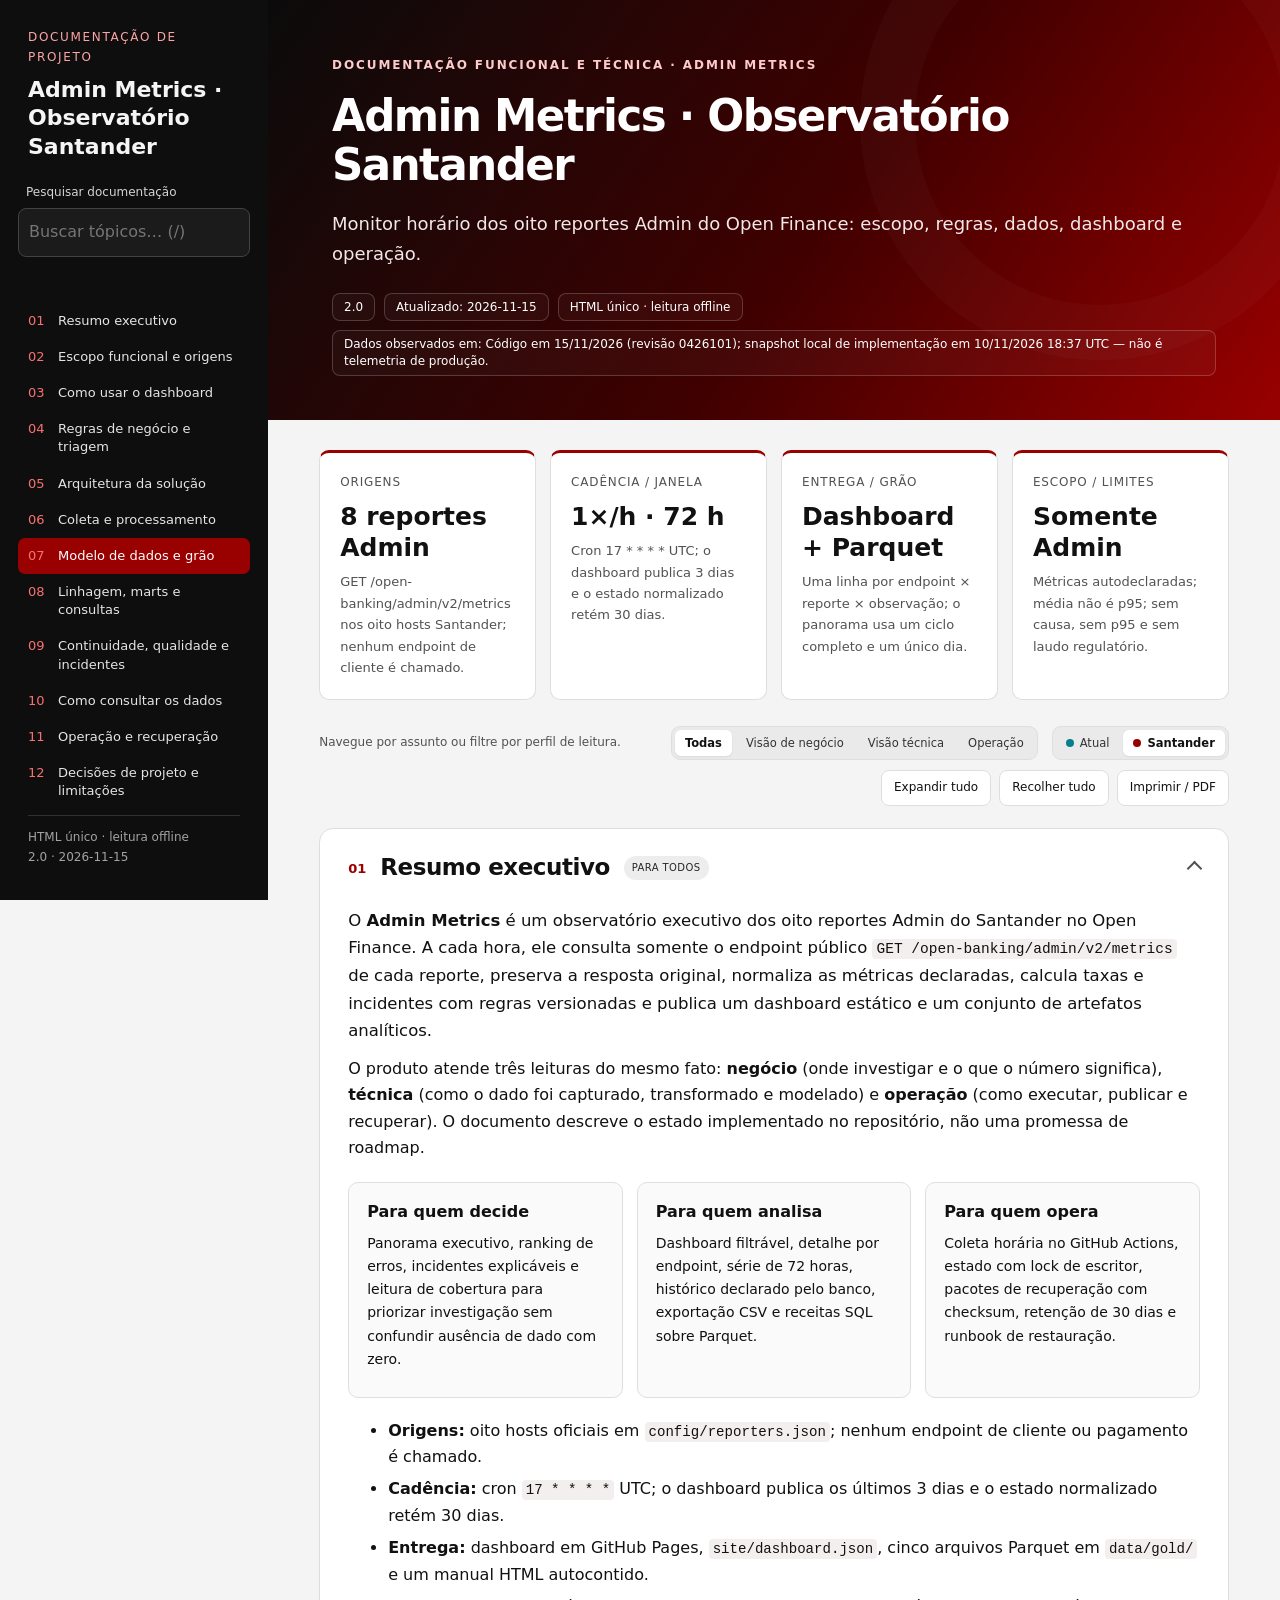
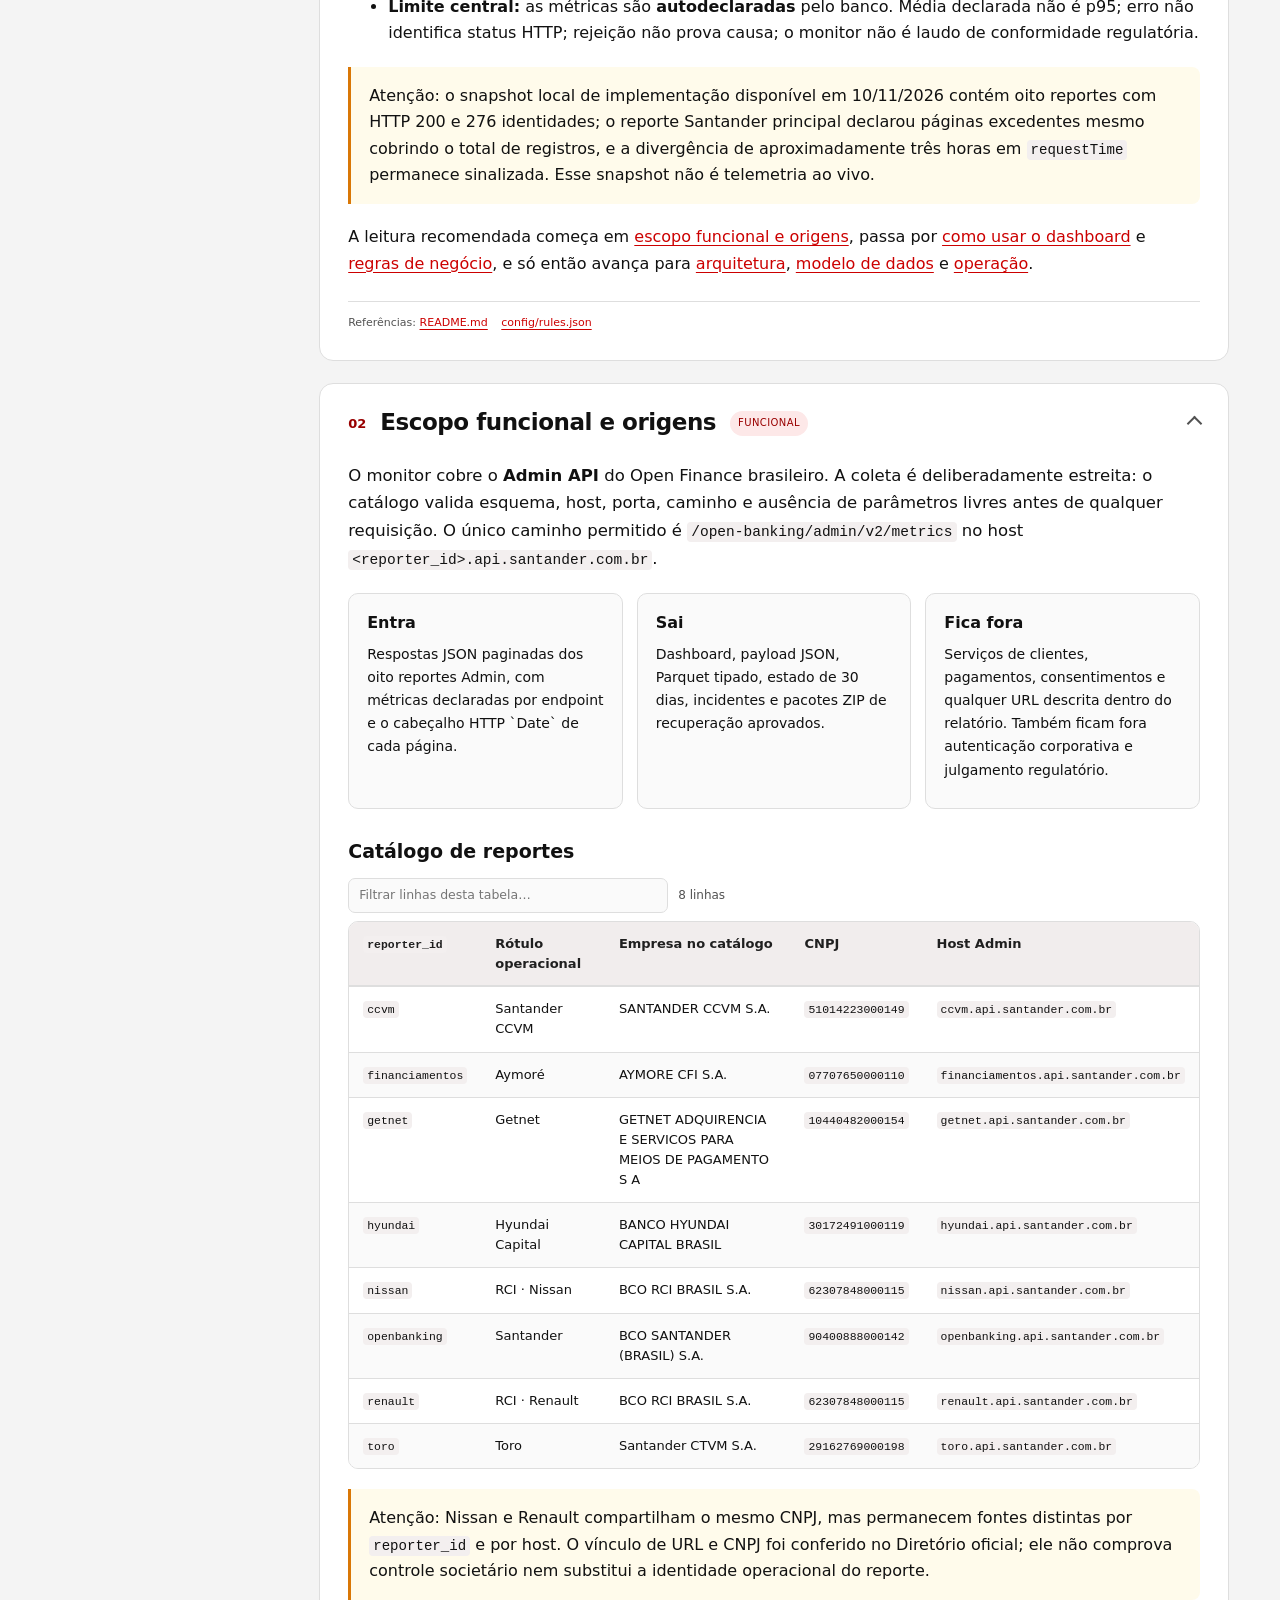
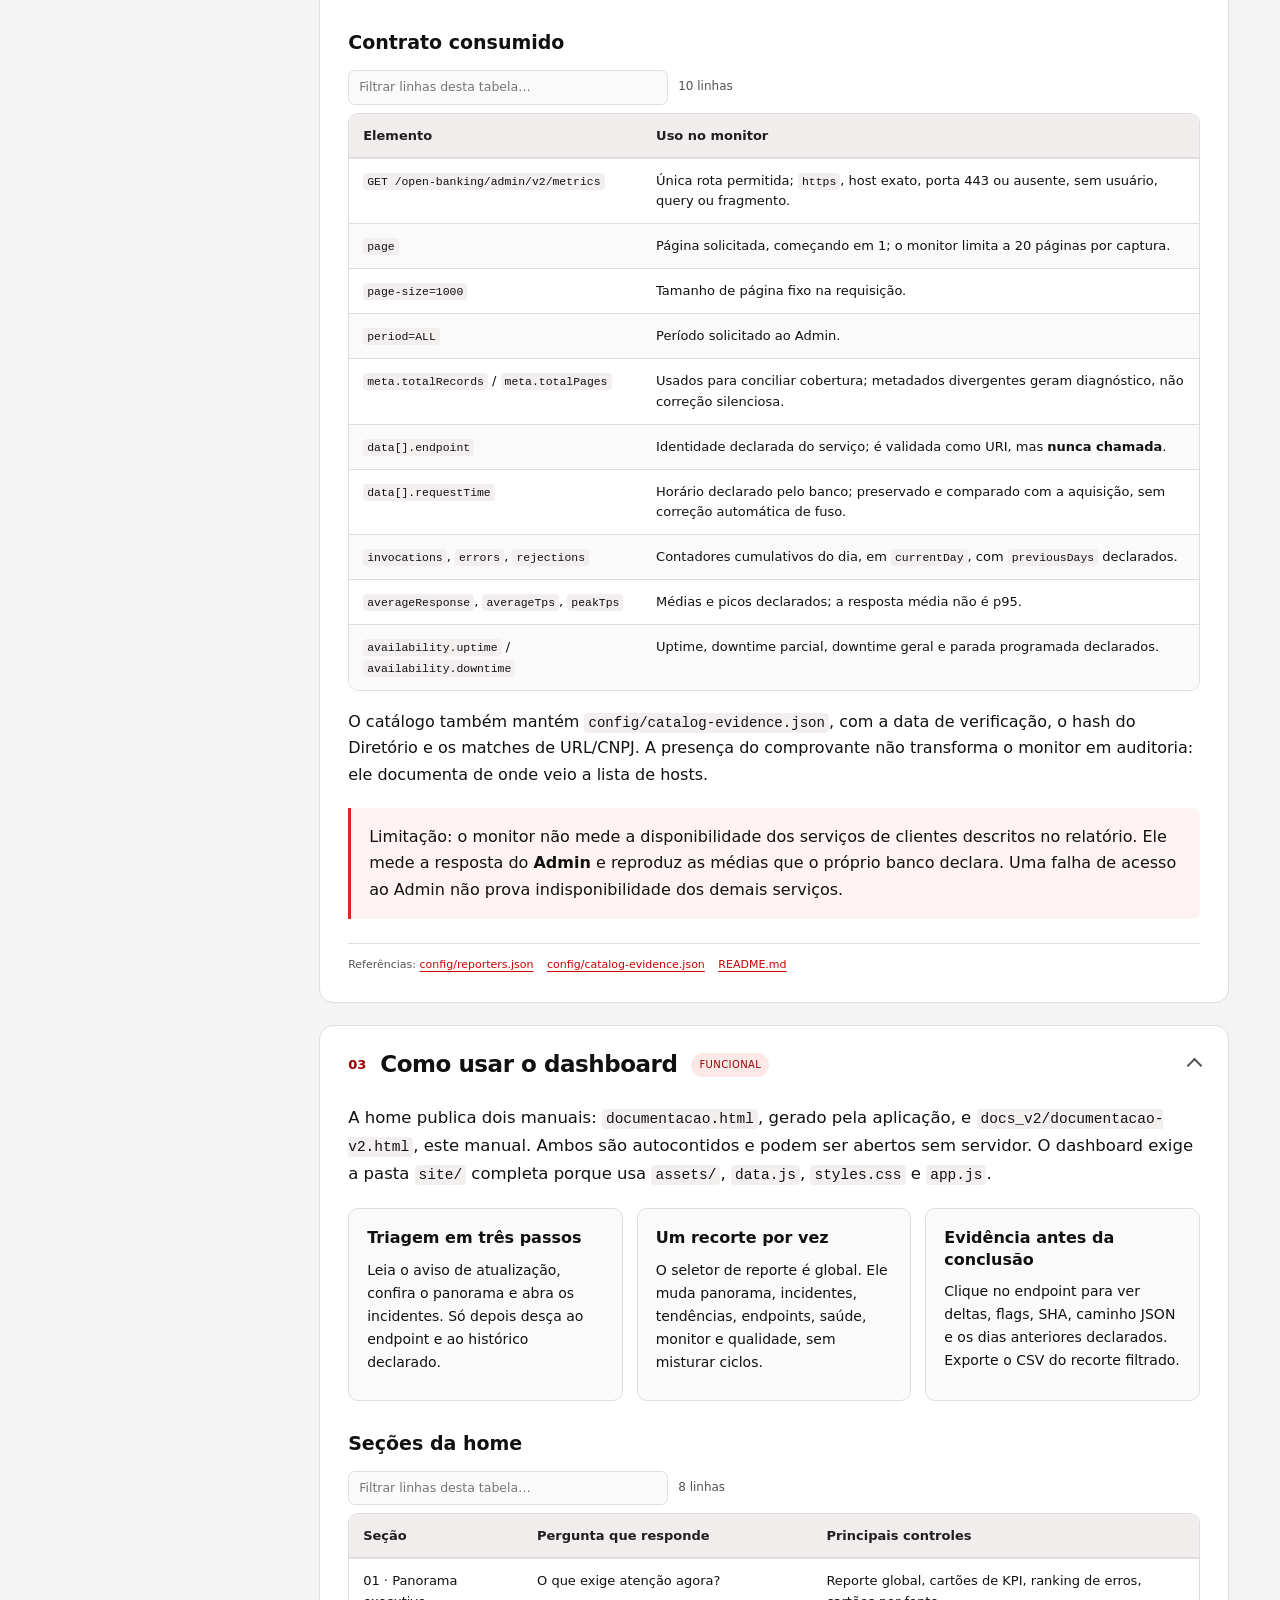
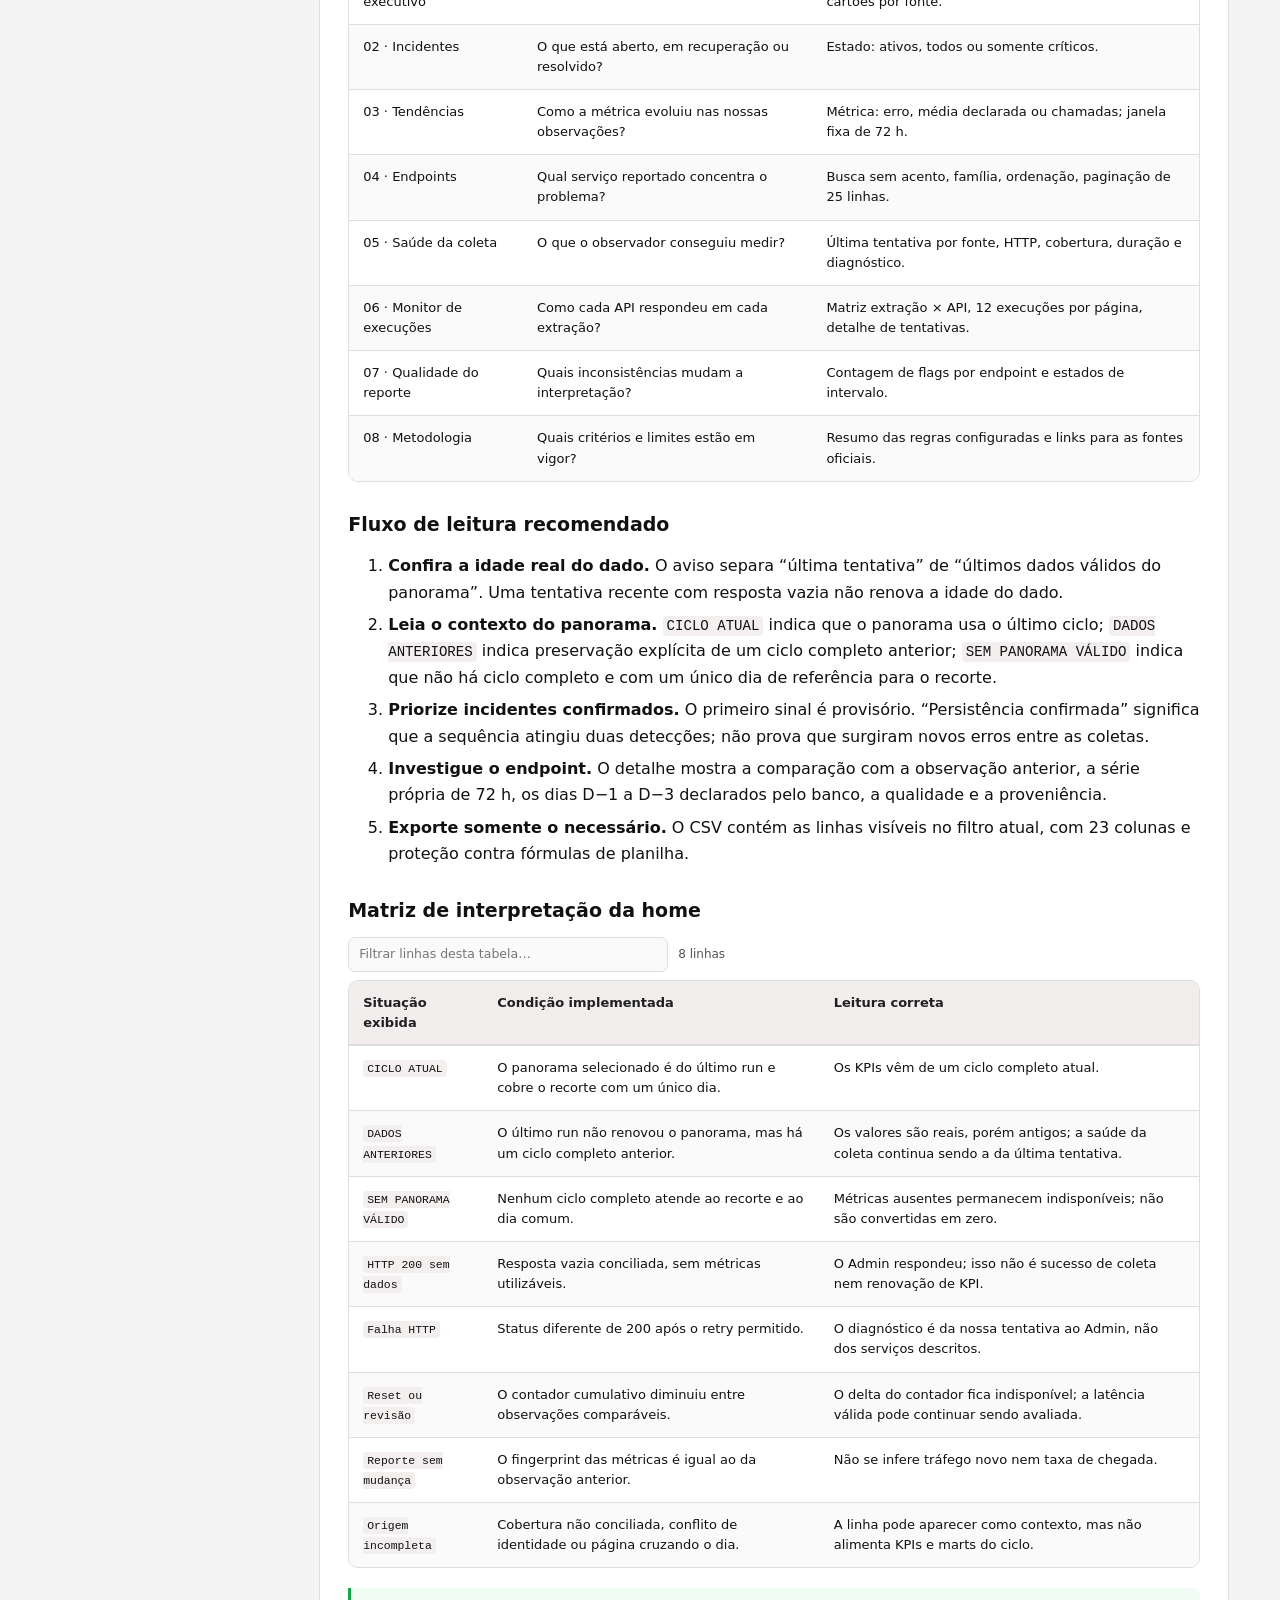
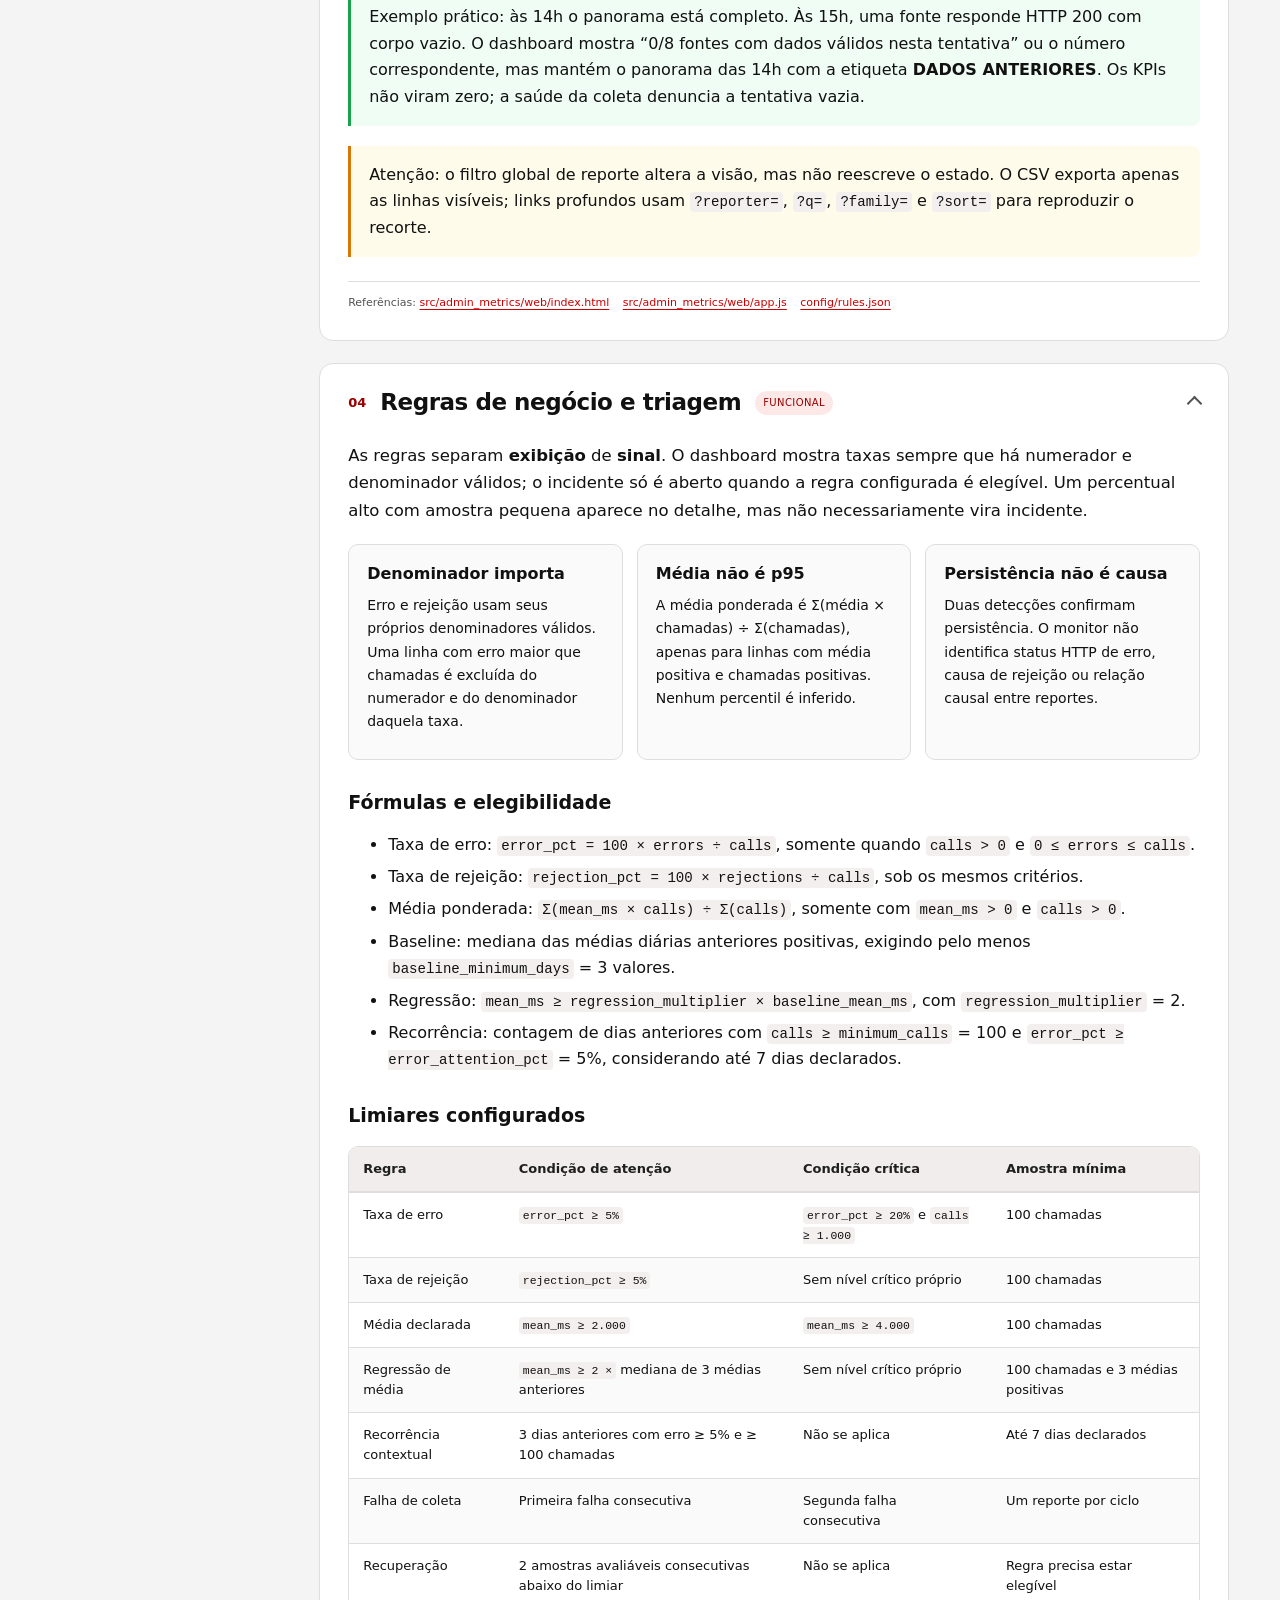
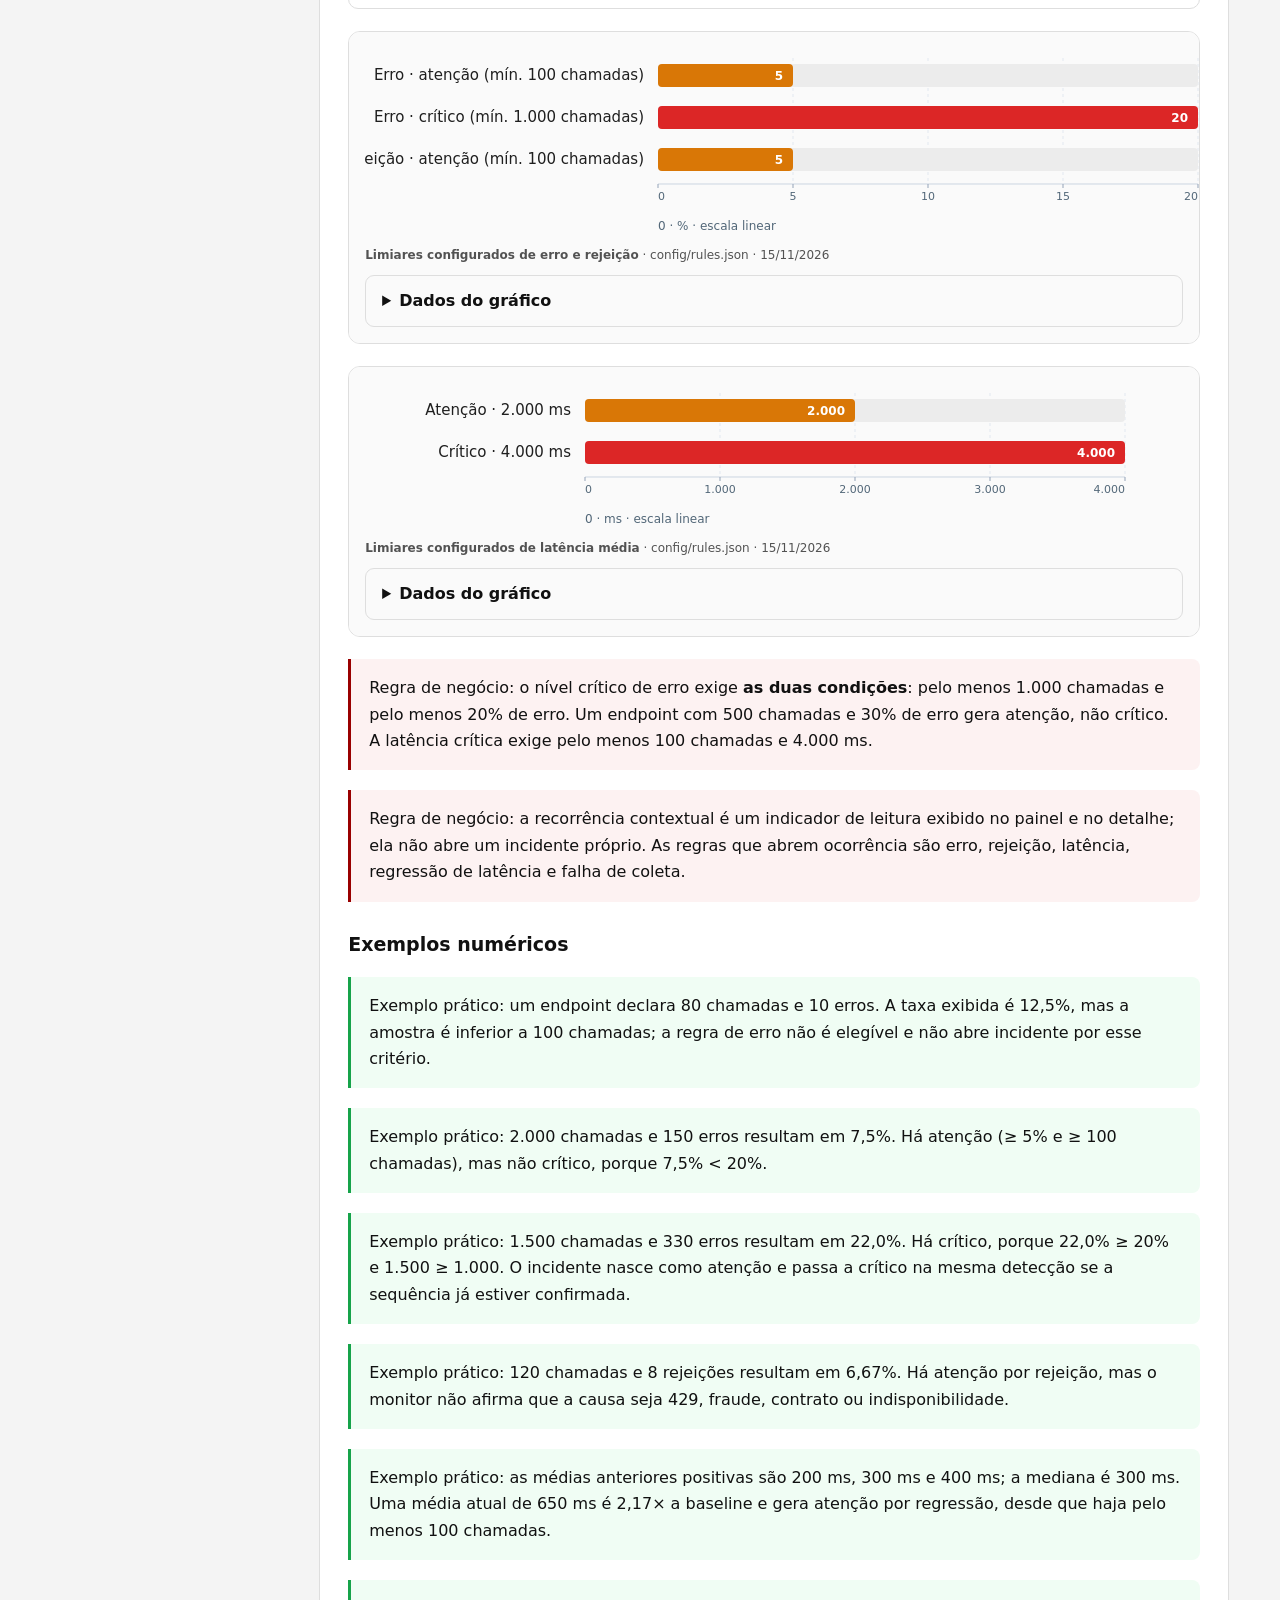
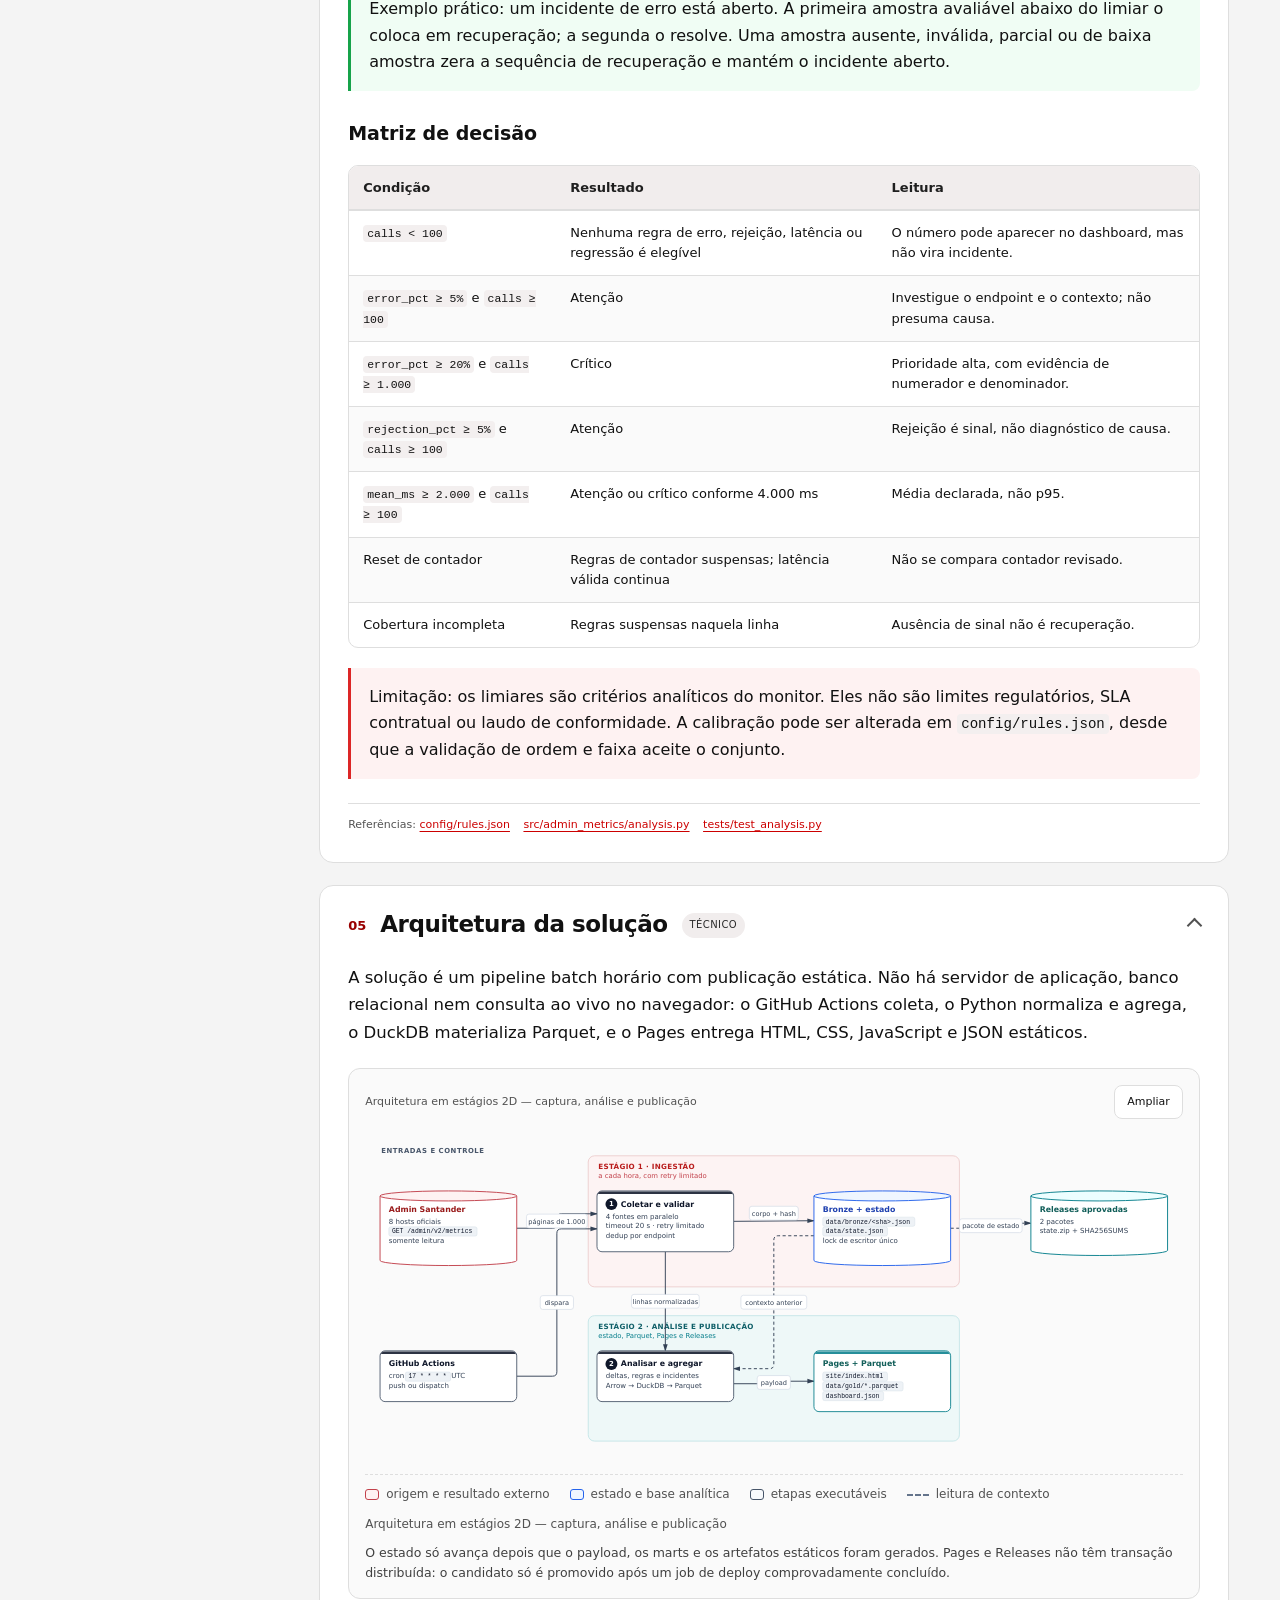
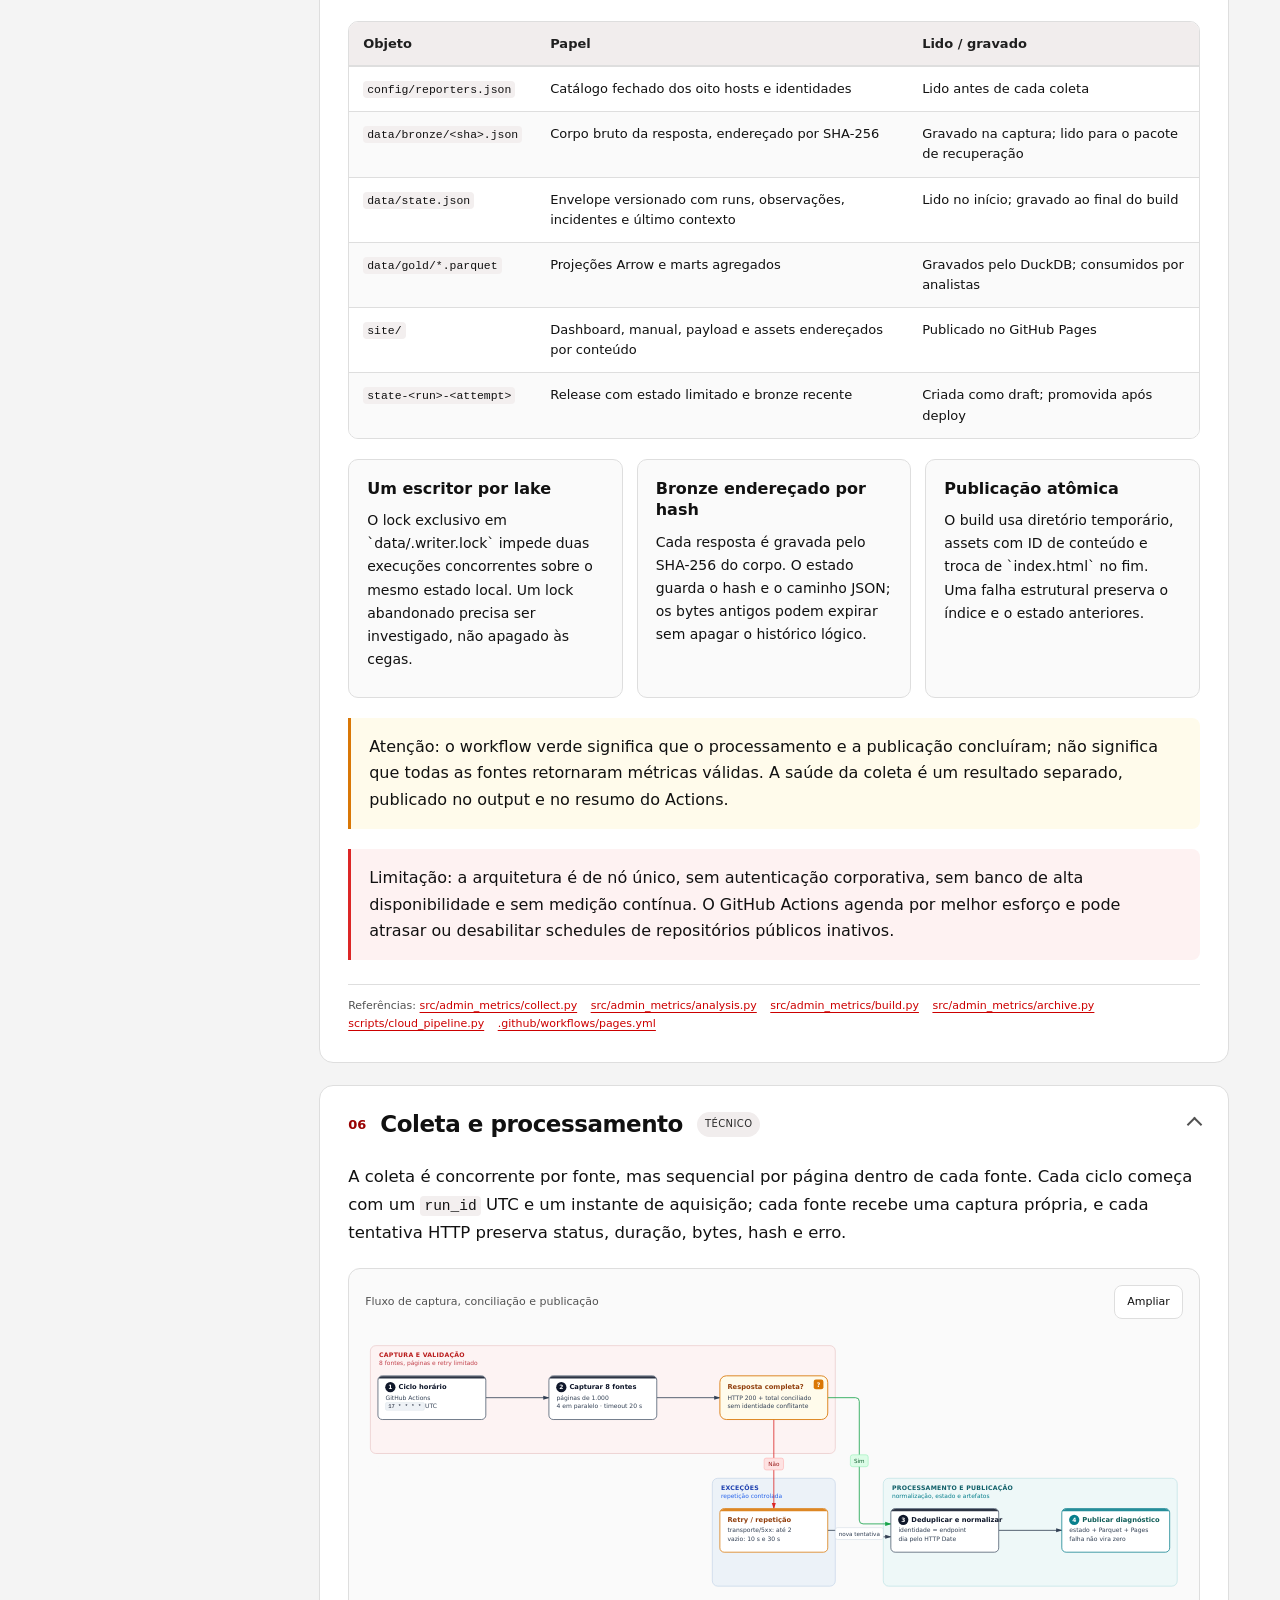
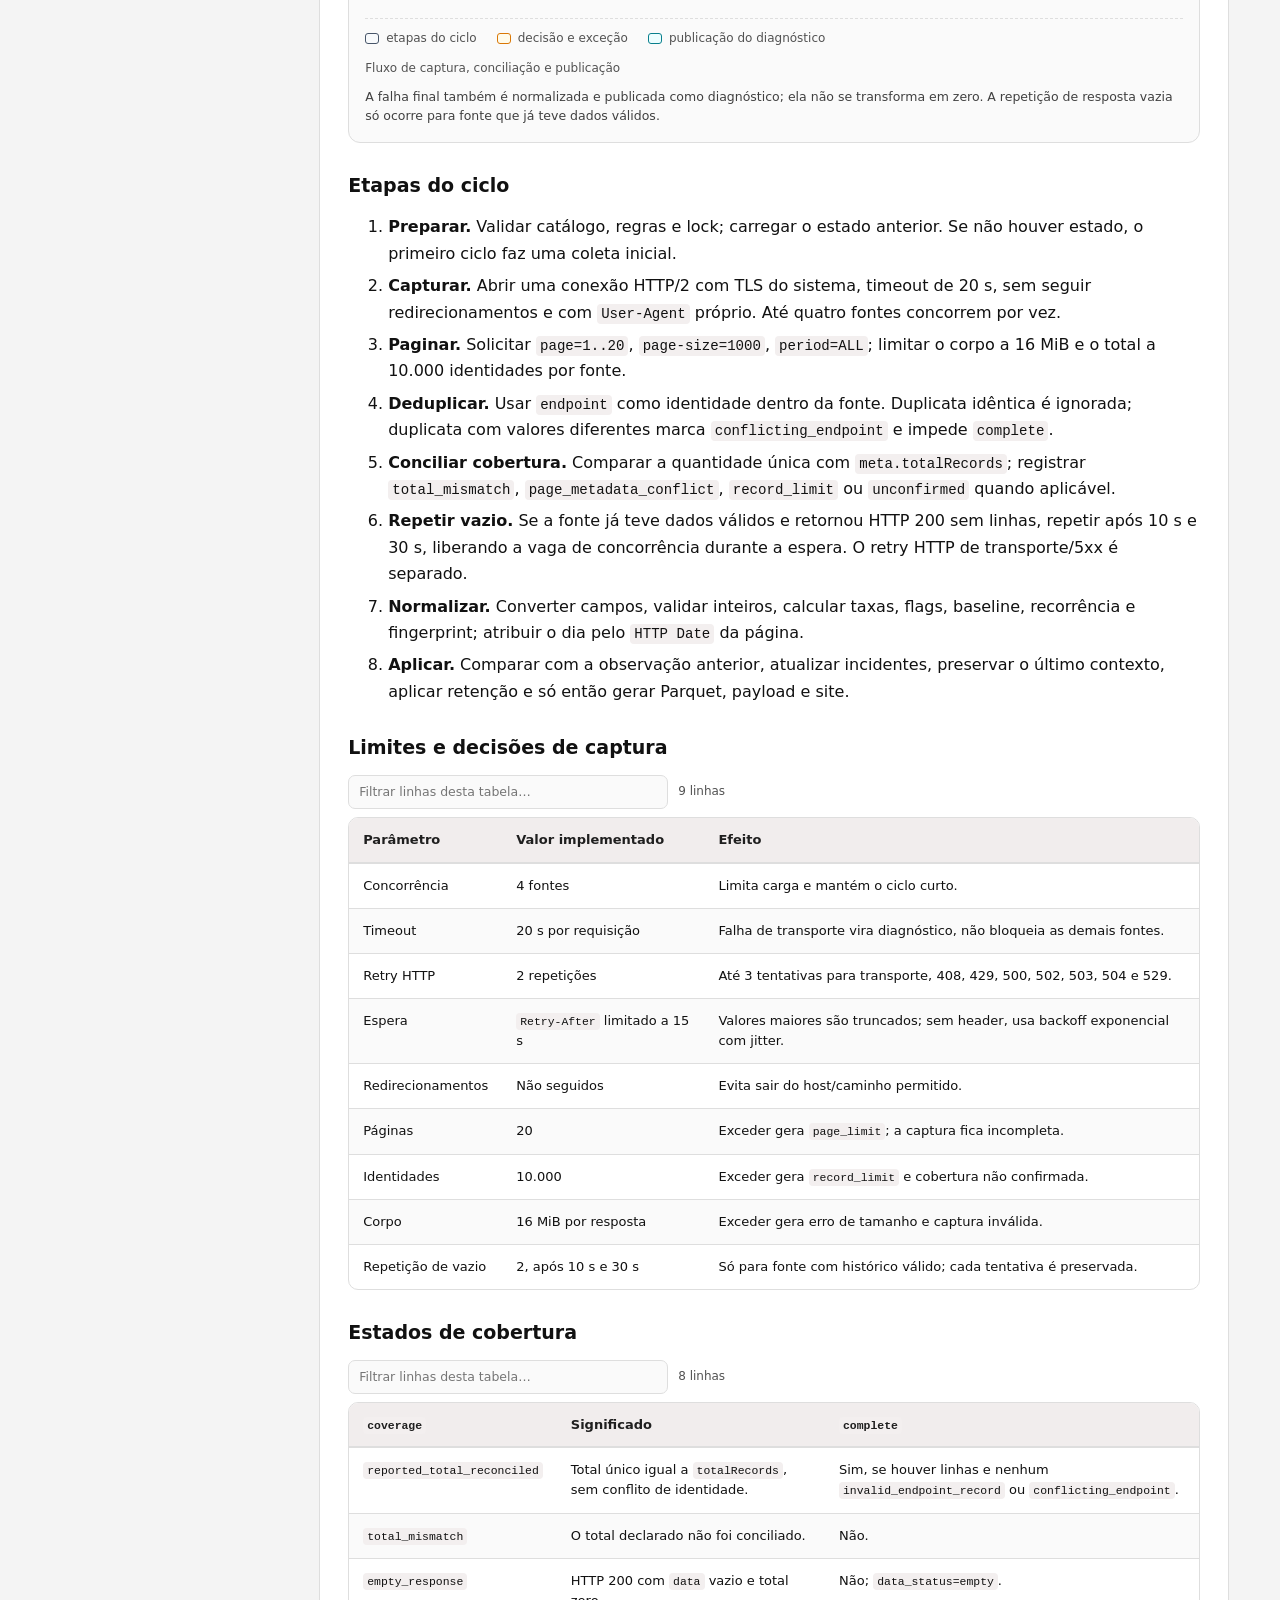
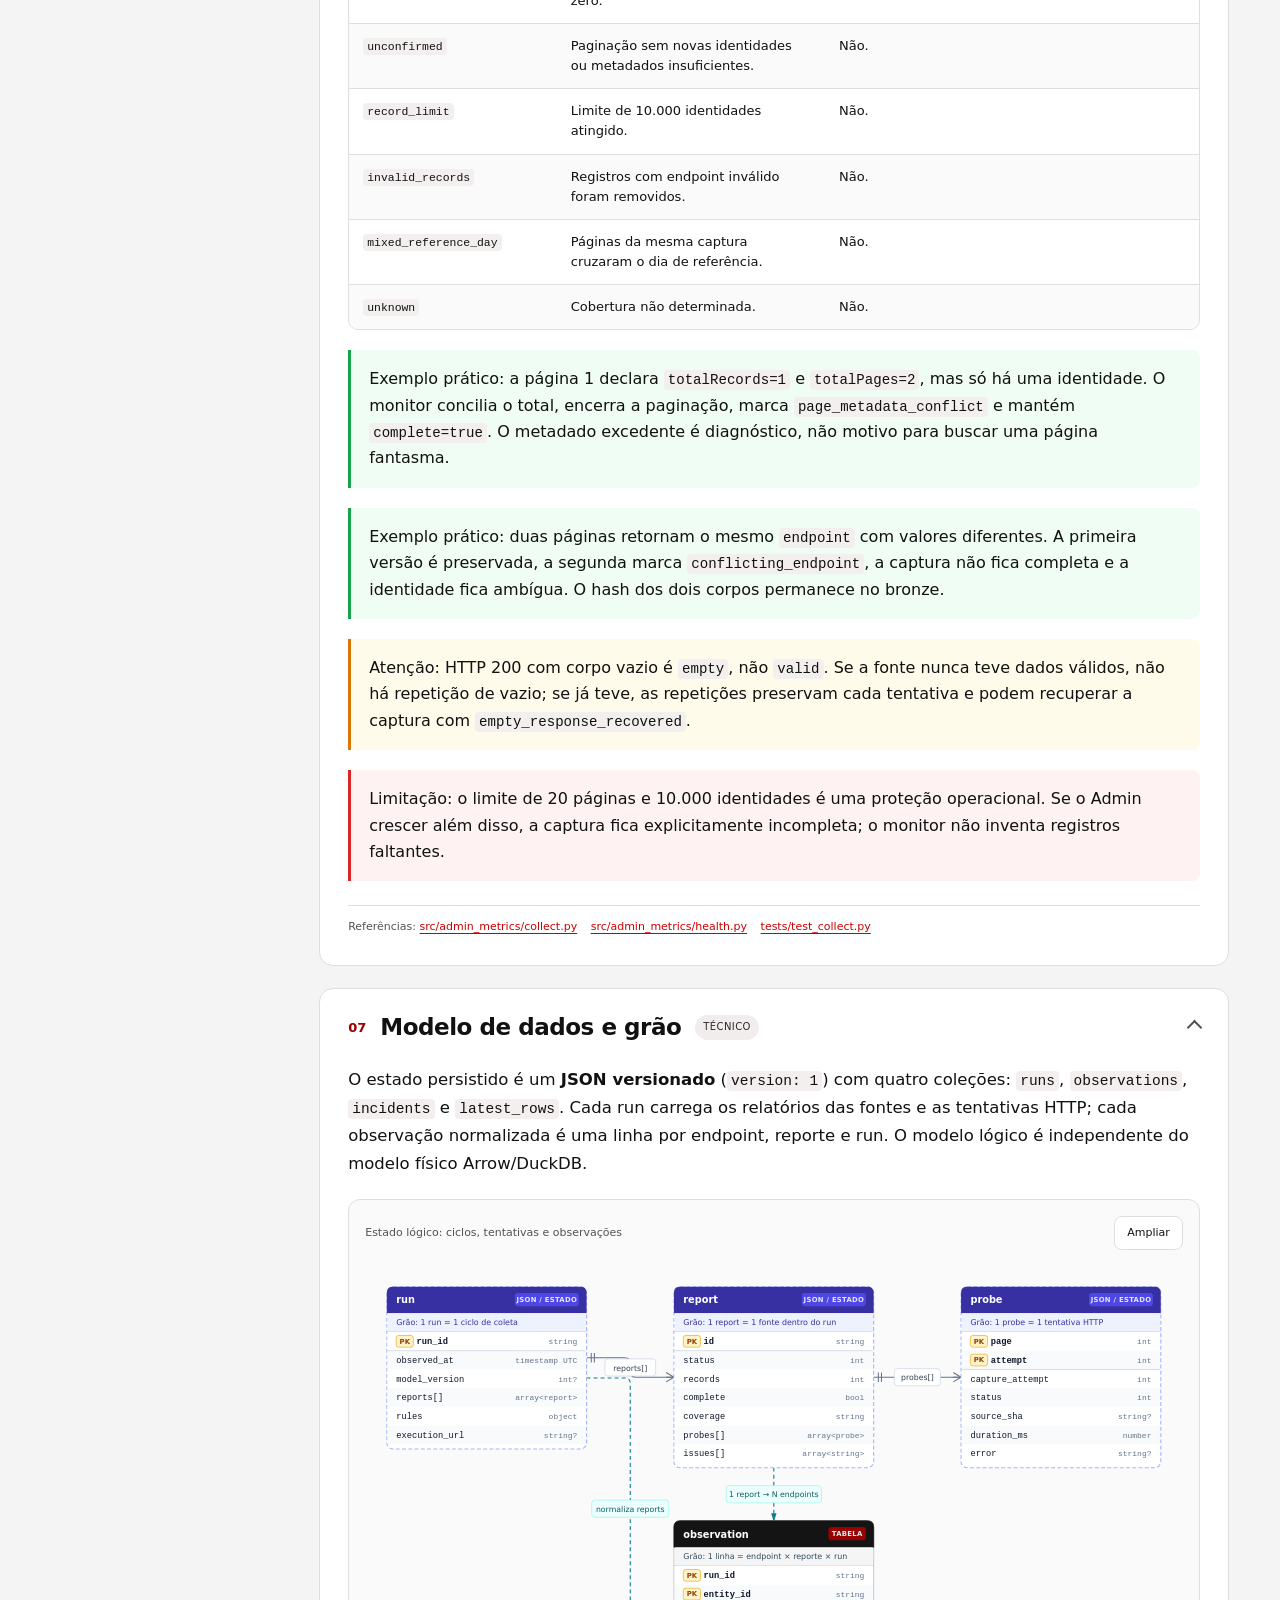
<file: docs_v2_old/documentacao-v2.html>
<!DOCTYPE html>
<html lang="pt-BR" data-theme="santander"><head><meta charset="utf-8"><meta name="viewport" content="width=device-width,initial-scale=1"><meta name="description" content="Monitor horário dos oito reportes Admin do Open Finance: escopo, regras, dados, dashboard e operação."><meta name="generator" content="project-html-docs 1.3.0"><title>Admin Metrics · Observatório Santander · 2.0</title><style>:root {
  --ink: #172b3c;
  --muted: #526778;
  --paper: #f4f6f8;
  --surface: #fff;
  --line: #dce4ea;
  --accent: #087f8c;
  --accent-hover: #086a83;
  --nav: #102b3d;
  --nav-text: #e7f0f5;
  --nav-brand: #8ed5d8;
  --nav-label: #bed0da;
  --nav-input-bg: #1c394b;
  --nav-input-border: #496373;
  --nav-link: #d4e1e8;
  --nav-num: #8cadbd;
  --nav-active: #254858;
  --nav-meta: #abc2ce;
  --nav-count: #b3d5de;
  --nav-clear-hover: #2c4f63;
  --nav-divider: rgba(255, 255, 255, 0.12);
  --hero-bg: linear-gradient(120deg, #102f43, #155368);
  --hero-eyebrow: #a6e0df;
  --hero-subtitle: #dcecf3;
  --soft: #e9f5f5;
  --code: #122b3b;
  --code-inline-bg: #edf2f6;
  --code-btn: #284657;
  --code-btn-border: #496373;
  --card-bg: #fafcfd;
  --th-bg: #edf3f6;
  --th-fg: #314c5e;
  --figure-bg: #f8fbfc;
  --figure-note: #3c5466;
  --toolbar-bg: #e9eff3;
  --toolbar-fg: #405868;
  --aud-business-bg: #e9f5f5;
  --aud-business-fg: #126d72;
  --aud-tech-bg: #f0edfa;
  --aud-tech-fg: #69509a;
  --aud-ops-bg: #fff3df;
  --aud-ops-fg: #805c20;
  --aud-all-bg: #eef1f4;
  --aud-all-fg: #4a6373;
  --focus-ring: #f1ad35;
  --dialog-backdrop: #102b3dbb;
  --radius: 14px;
  font-family: system-ui, -apple-system, "Segoe UI", Roboto, Helvetica, Arial, sans-serif;
  font-variant-numeric: tabular-nums;
  color: var(--ink);
  font-size: 16px;
  line-height: 1.65;
  color-scheme: light;
}

:root[data-theme="santander"] {
  --ink: #111111;
  --muted: #525252;
  --paper: #f4f4f4;
  --surface: #ffffff;
  --line: #dedede;
  --accent: #990000;
  --accent-hover: #cc0000;
  --nav: #0e0e0e;
  --nav-text: #f5f5f5;
  --nav-brand: #fca5a5;
  --nav-label: #d4d4d4;
  --nav-input-bg: #1b1b1b;
  --nav-input-border: #424242;
  --nav-link: #e5e5e5;
  --nav-num: #f87171;
  --nav-active: #990000;
  --nav-meta: #a3a3a3;
  --nav-count: #fca5a5;
  --nav-clear-hover: #2c2c2c;
  --nav-divider: rgba(255, 255, 255, 0.14);
  --hero-bg: linear-gradient(125deg, #0b0b0b 0%, #3f0000 54%, #990000 100%);
  --hero-eyebrow: #fecaca;
  --hero-subtitle: #f2e8e8;
  --soft: #fdf2f2;
  --code: #141414;
  --code-inline-bg: #f3efef;
  --code-btn: #2b2b2b;
  --code-btn-border: #525252;
  --card-bg: #fafafa;
  --th-bg: #f1eded;
  --th-fg: #1f1f1f;
  --figure-bg: #fafafa;
  --figure-note: #404040;
  --toolbar-bg: #eaeaea;
  --toolbar-fg: #333333;
  --aud-business-bg: #fde8e8;
  --aud-business-fg: #990000;
  --aud-tech-bg: #f1eded;
  --aud-tech-fg: #2b2b2b;
  --aud-ops-bg: #fff1ed;
  --aud-ops-fg: #7f1d1d;
  --aud-all-bg: #ededed;
  --aud-all-fg: #262626;
  --focus-ring: #ec0000;
  --dialog-backdrop: #0e0e0ecc;
}

* { box-sizing: border-box; }
body { margin: 0; background: var(--paper); }
a { color: var(--accent-hover); text-underline-offset: 3px; }
button, input { font: inherit; }
button { cursor: pointer; border: 1px solid var(--line); border-radius: 8px; padding: 7px 12px; color: var(--ink); background: var(--surface); }
button:hover { border-color: var(--accent); background: var(--soft); }
button:focus-visible, a:focus-visible, input:focus-visible, summary:focus-visible { outline: 3px solid var(--focus-ring); outline-offset: 3px; }

.skip { position: absolute; left: -9999px; }
.skip:focus { left: 20px; top: 15px; z-index: 20; background: white; padding: 12px; }

.sidebar { position: fixed; inset: 0 auto 0 0; width: 268px; background: var(--nav); color: var(--nav-text); padding: 28px 18px; overflow-y: auto; z-index: 5; }
.brand { font-size: 12px; letter-spacing: .14em; text-transform: uppercase; color: var(--nav-brand); margin: 0 10px 8px; }
.sidebar strong { display: -webkit-box; -webkit-line-clamp: 3; -webkit-box-orient: vertical; overflow: hidden; font-size: 22px; margin: 0 10px 22px; line-height: 1.3; }
.sidebar label { font-size: 12px; color: var(--nav-label); display: block; margin: 0 8px 5px; }
.search-box { position: relative; }
.sidebar input { width: 100%; padding: 10px 30px 10px 10px; border: 1px solid var(--nav-input-border); background: var(--nav-input-bg); color: white; border-radius: 8px; }
#search-clear { position: absolute; right: 6px; top: 50%; transform: translateY(-50%); background: transparent; border: 0; color: var(--nav-label); font-size: 16px; line-height: 1; padding: 3px 6px; border-radius: 4px; }
#search-clear:hover { background: var(--nav-clear-hover); color: #ffffff; }
mark.search-hit { background: #fef08a; color: #0f172a; padding: 0 2px; border-radius: 3px; }
.sidebar nav { margin-top: 20px; }
.sidebar nav a { display: flex; gap: 12px; color: var(--nav-link); text-decoration: none; padding: 9px 10px; border-radius: 7px; font-size: 13px; line-height: 1.4; transition: opacity 0.15s ease; }
.sidebar nav a.is-audience-secondary { opacity: 0.55; }
.sidebar nav a span { color: var(--nav-num); min-width: 18px; font-variant-numeric: tabular-nums; }
.sidebar nav a:hover, .sidebar nav a[aria-current] { background: var(--nav-active); color: white; opacity: 1; }
.sidebar small { position: sticky; bottom: 0; background: var(--nav); border-top: 1px solid var(--nav-divider); padding: 12px 0 4px; margin: 24px 10px 0; color: var(--nav-meta); font-size: 12px; display: block; }
.sidebar .search-count { min-height: 20px; margin: 6px 4px; font-size: 12px; color: var(--nav-count); }

main { margin-left: 268px; }
.hero { background: var(--hero-bg); color: white; padding: 56px clamp(28px, 5vw, 80px) 44px; position: relative; overflow: hidden; }
.hero:after { content: ""; position: absolute; right: -60px; top: -120px; width: 370px; height: 370px; border: 55px solid #ffffff06; border-radius: 50%; pointer-events: none; }
.eyebrow { text-transform: uppercase; letter-spacing: .16em; font-size: 12px; font-weight: 700; color: var(--hero-eyebrow); margin: 0 0 16px; }
.hero h1 { font-size: clamp(32px, 3.4vw, 48px); letter-spacing: -.035em; line-height: 1.12; margin: 0 0 20px; max-width: 950px; }
.hero .subtitle { max-width: 880px; font-size: 18px; color: var(--hero-subtitle); margin: 0 0 24px; }
.badges { display: flex; flex-wrap: wrap; gap: 9px; }
.badges span { font-size: 12px; padding: 5px 11px; border: 1px solid #ffffff30; border-radius: 8px; background: #ffffff08; line-height: 1.4; }

.content { max-width: 1350px; padding: 30px clamp(24px, 4vw, 64px) 70px; margin: auto; }
.hero-cards { display: grid; grid-template-columns: repeat(auto-fit, minmax(190px, 1fr)); gap: 14px; margin: 0 0 26px; }
.metric { border: 1px solid var(--line); border-top: 3px solid var(--accent); background: white; padding: 20px; border-radius: 10px; }
.metric .label { display: block; color: var(--muted); font-size: 12px; text-transform: uppercase; letter-spacing: .07em; }
.metric strong { display: block; font-size: 25px; line-height: 1.25; margin: 8px 0; }
.metric p { font-size: 13px; color: var(--muted); margin: 0; }
.toolbar { display: flex; gap: 10px 14px; flex-wrap: wrap; align-items: center; justify-content: flex-end; margin-bottom: 22px; font-size: 12px; }
.toolbar .hint { margin-right: auto; color: var(--muted); }
.audience-filter,
.theme-filter { display: inline-flex; flex-wrap: wrap; gap: 4px; background: var(--toolbar-bg); padding: 3px; border-radius: 9px; border: 1px solid var(--line); }
.audience-filter button,
.theme-filter button { border: 0; background: transparent; padding: 4px 10px; font-size: 11.5px; color: var(--toolbar-fg); border-radius: 6px; font-weight: 500; display: inline-flex; align-items: center; gap: 6px; }
.audience-filter button:hover,
.theme-filter button:hover { background: #ffffff80; color: var(--ink); }
.audience-filter button.is-active,
.theme-filter button.is-active { background: #ffffff; color: var(--ink); font-weight: 600; box-shadow: 0 1px 2px rgba(16, 43, 61, 0.08); }
.theme-swatch { width: 8px; height: 8px; border-radius: 50%; display: inline-block; flex-shrink: 0; }
.theme-swatch-default { background: #087f8c; }
.theme-swatch-santander { background: #990000; }
.toolbar-actions { display: inline-flex; gap: 8px; flex-wrap: wrap; }

.doc-section { background: white; border: 1px solid var(--line); border-radius: var(--radius); margin: 0 0 22px; scroll-margin-top: 20px; overflow: clip; transition: opacity 0.18s ease; }
.doc-section.is-audience-secondary { opacity: 0.72; border-style: dashed; }
.doc-section.is-audience-secondary[open] { opacity: 1; border-style: solid; }
.section-heading { list-style: none; display: flex; gap: 14px; align-items: center; padding: 24px 28px; cursor: pointer; }
.section-heading::-webkit-details-marker { display: none; }
.section-heading:after {
  content: "";
  display: inline-block;
  width: 9px;
  height: 9px;
  margin-left: auto;
  border-right: 2px solid var(--muted);
  border-bottom: 2px solid var(--muted);
  transform: rotate(45deg);
  transition: transform 0.25s cubic-bezier(0.4, 0, 0.2, 1);
  flex-shrink: 0;
}
details[open] > .section-heading:after {
  transform: rotate(-135deg);
}
.section-heading .number { font-size: 13px; color: var(--accent); font-weight: 700; }
.section-heading h2 { font-size: 23px; line-height: 1.3; letter-spacing: -.02em; margin: 0; }

.audience { font-size: 10px; white-space: nowrap; text-transform: uppercase; letter-spacing: .04em; background: var(--aud-business-bg); color: var(--aud-business-fg); padding: 4px 8px; border-radius: 20px; }
.audience.technical { background: var(--aud-tech-bg); color: var(--aud-tech-fg); }
.audience.operations { background: var(--aud-ops-bg); color: var(--aud-ops-fg); }
.audience.all { background: var(--aud-all-bg); color: var(--aud-all-fg); }

.section-body { padding: 0 28px 28px; }
.section-body > p:first-child { font-size: 16.5px; color: var(--ink); margin-top: 0; }
.section-body p,
.section-body ul,
.section-body ol,
.section-body blockquote {
  max-width: none;
  overflow-wrap: break-word;
}
.section-body hr { border: 0; border-top: 1px solid var(--line); margin: 24px 0 0; }
.table-wrap, figure, .chart { width: 100%; }

h3 { font-size: 19px; line-height: 1.35; margin: 30px 0 14px; }
h4 { font-size: 16px; margin: 24px 0 8px; }
p { margin: 12px 0; }
li { margin: 6px 0; }
blockquote { margin: 20px 0; padding: 12px 18px; background: var(--soft); border-left: 3px solid var(--accent); border-radius: 0 8px 8px 0; }
blockquote p { margin: 4px 0; }
blockquote.callout-rule { background: #eef6ff; border-left-color: #2563eb; }
blockquote.callout-example { background: #f0fdf4; border-left-color: #16a34a; }
blockquote.callout-warning { background: #fffbeb; border-left-color: #d97706; }
blockquote.callout-limit { background: #fef2f2; border-left-color: #dc2626; }

.cards { display: grid; grid-template-columns: repeat(auto-fit, minmax(220px, 1fr)); gap: 14px; margin: 20px 0; }
.card { border: 1px solid var(--line); border-radius: 10px; padding: 18px; background: var(--card-bg); }
.card h3 { margin: 0 0 10px; font-size: 16px; }
.card p { font-size: 14px; margin: 8px 0; }

.table-wrap {
  overflow: auto;
  max-height: min(72vh, 680px);
  overscroll-behavior: contain;
  margin: 18px 0;
  border: 1px solid var(--line);
  border-radius: 10px;
}
.table-wrap table { min-width: 32rem; }
.chart details table { min-width: auto !important; width: 100%; }
table { border-collapse: collapse; width: 100%; font-size: 13px; line-height: 1.55; }
th, td { padding: 12px 14px; text-align: left; vertical-align: top; border-bottom: 1px solid var(--line); }
th {
  position: sticky;
  top: 0;
  z-index: 2;
  background: var(--th-bg);
  font-weight: 600;
  color: var(--th-fg);
  box-shadow: inset 0 -1px 0 var(--line);
}
tr:last-child td { border-bottom: 0; }
tbody tr:nth-child(even) { background: var(--card-bg); }
td code { overflow-wrap: break-word; word-break: normal; }
td code.col-badge { font-family: system-ui, -apple-system, sans-serif; font-size: 10.5px; font-weight: 700; padding: 2px 6px; border-radius: 4px; letter-spacing: 0.03em; display: inline-block; border: 1px solid transparent; margin: 1px 2px 1px 0; }
td code.col-badge-pk { background: #fef3c7; color: #92400e; border-color: #f59e0b; }
td code.col-badge-fk { background: #dbeafe; color: #1e40af; border-color: #60a5fa; }
td code.col-badge-uk { background: #ede9fe; color: #5b21b6; border-color: #a78bfa; }
td code.col-badge-partition { background: #ecfeff; color: #0f5f68; border-color: #67e8f9; }
td code.col-badge-pii { background: #fee2e2; color: #991b1b; border-color: #fca5a5; }
td code.col-badge-notnull { background: #f1f5f9; color: #334155; border-color: #cbd5e1; }
.table-filter { display: flex; align-items: center; gap: 10px; margin: 14px 0 -10px; }
.table-filter input { flex: 1; max-width: 320px; padding: 6px 10px; font-size: 12.5px; border: 1px solid var(--line); border-radius: 7px; background: var(--card-bg); color: var(--ink); }
.table-filter-count { font-size: 12px; color: var(--muted); }
code { font-family: Consolas, Cascadia Code, monospace; font-size: .88em; background: var(--code-inline-bg); padding: 2px 4px; border-radius: 4px; }
pre { position: relative; background: var(--code); color: #e3edf4; border-radius: 10px; padding: 40px 18px 18px; overflow: auto; line-height: 1.65; font-size: 13px; }
pre code { background: none; padding: 0; color: inherit; font-size: inherit; }
.copy { position: absolute; right: 9px; top: 8px; font-size: 11px; padding: 3px 9px; background: var(--code-btn); color: white; border-color: var(--code-btn-border); }
.section-body details { border: 1px solid var(--line); border-radius: 9px; padding: 12px 16px; margin: 16px 0; }
.section-body details summary { font-weight: 600; cursor: pointer; }
.section-body details[open] > summary { margin-bottom: 10px; }
.section-body details > .table-wrap:last-child { margin-bottom: 4px; }
.section-sources { font-size: 11px; color: var(--muted); margin-top: 24px; border-top: 1px solid var(--line); padding-top: 12px; }
.section-sources a { margin-right: 10px; }

figure { margin: 22px 0; border: 1px solid var(--line); border-radius: 12px; background: var(--figure-bg); padding: 16px; }
.diagram-scroll {
  overflow: auto;
  text-align: center;
  padding: 10px 0;
  scrollbar-width: thin;
  scrollbar-color: var(--line) transparent;
  background:
    linear-gradient(to right, var(--figure-bg) 30%, rgba(248, 251, 252, 0)),
    linear-gradient(to right, rgba(248, 251, 252, 0), var(--figure-bg) 70%) 100% 0,
    radial-gradient(farthest-side at 0 50%, rgba(0, 0, 0, 0.1), rgba(0, 0, 0, 0)),
    radial-gradient(farthest-side at 100% 50%, rgba(0, 0, 0, 0.1), rgba(0, 0, 0, 0)) 100% 0;
  background-repeat: no-repeat;
  background-size: 40px 100%, 40px 100%, 14px 100%, 14px 100%;
  background-attachment: local, local, scroll, scroll;
}
.diagram-scroll::-webkit-scrollbar { height: 6px; }
.diagram-scroll::-webkit-scrollbar-thumb { background: var(--line); border-radius: 3px; }
.diagram-scroll::-webkit-scrollbar-track { background: transparent; }
.diagram-scroll svg { display: block; max-width: none; height: auto; margin: auto; }
.figure-tools { display: flex; align-items: center; gap: 10px; font-size: 11px; color: var(--muted); margin-bottom: 8px; }
.figure-tools button { margin-left: auto; font-size: 11px; }
figcaption { font-size: 12px; color: var(--muted); line-height: 1.55; margin-top: 10px; }

.figure-legend {
  display: flex;
  flex-wrap: wrap;
  gap: 14px 20px;
  align-items: center;
  font-size: 12px;
  color: var(--muted);
  margin-top: 14px;
  padding-top: 10px;
  border-top: 1px dashed var(--line);
}
.figure-legend .legend-item { display: inline-flex; align-items: center; gap: 7px; }
.figure-legend .badge, .figure-legend .legend-badge {
  display: inline-block;
  width: 11px;
  height: 11px;
  border-radius: 3px;
  flex-shrink: 0;
}
.figure-legend .legend-outline-swatch {
  display: inline-block;
  width: 14px;
  height: 11px;
  border-radius: 3px;
  border: 1.5px solid var(--muted);
  background: #ffffff;
  flex-shrink: 0;
}
.figure-legend .badge-accent, .figure-legend .badge.accent { background: var(--accent); }
.figure-legend .badge-warning, .figure-legend .badge.warning { background: #d97706; }
.figure-legend .badge-danger, .figure-legend .badge.danger { background: #dc2626; }
.figure-legend .badge-success, .figure-legend .badge.success { background: #16a34a; }
.figure-legend .badge-neutral, .figure-legend .badge.neutral { background: #64748b; }
.figure-legend .badge-info, .figure-legend .badge.info { background: #0284c7; }
.figure-legend .badge-soft, .figure-legend .badge.soft { background: #8ed5d8; }
.figure-legend .legend-line, .figure-legend .line-dashed {
  display: inline-block;
  width: 22px;
  height: 0;
  border-top: 2px dashed var(--muted);
  vertical-align: middle;
}
.figure-legend .line-solid {
  display: inline-block;
  width: 22px;
  height: 0;
  border-top: 2px solid var(--muted);
  vertical-align: middle;
}
.diagram-note {
  margin: 10px 0 0;
  font-size: 12.5px;
  line-height: 1.55;
  color: var(--figure-note);
  max-width: none !important;
}

/* Deterministic 2D Solution / Flow / Schema SVGs */
.sol-svg { font-family: system-ui, -apple-system, "Segoe UI", Roboto, Helvetica, Arial, sans-serif; }
.sol-svg .mono { font-family: Consolas, "Cascadia Code", "JetBrains Mono", ui-monospace, monospace; }
.sol-svg .sol-node { cursor: default; transition: opacity 0.16s ease, filter 0.16s ease; }
.sol-svg .sol-edge,
.sol-svg .sol-edge-label-wrap { transition: opacity 0.16s ease; }
.sol-svg.has-focus .sol-node.is-dimmed,
.sol-svg.has-focus .sol-edge.is-dimmed,
.sol-svg.has-focus .sol-edge-label-wrap.is-dimmed { opacity: 0.25; }
.sol-svg.has-focus .sol-node.is-highlighted { filter: drop-shadow(0 3px 8px rgba(16, 43, 61, 0.14)); }
.sol-svg.has-focus .sol-edge.is-highlighted path,
.sol-svg.has-focus path.sol-edge.is-highlighted { stroke-width: 2.3px; }
.sol-node:focus-visible { outline: 2px solid var(--focus-ring); outline-offset: 2px; }

/* Santander theme SVG & badge palette harmonization (colors only) */
:root[data-theme="santander"] .chart .chart-bar[fill="#087f8c"] { fill: #990000; }
:root[data-theme="santander"] .chart .chart-track { fill: #ececec; }
:root[data-theme="santander"] .chart .chart-label { fill: #1f1f1f; }
:root[data-theme="santander"] .chart .chart-value-outside { fill: #111111; }
:root[data-theme="santander"] .schema-svg path[fill="#102b3d"],
:root[data-theme="santander"] g.entity rect.er-card-header { fill: #141414 !important; stroke: #141414 !important; }
:root[data-theme="santander"] .schema-svg rect[fill="#1d4b68"] { fill: #990000; }
:root[data-theme="santander"] .schema-svg rect[stroke="#9fb6c5"] { stroke: #cfcfcf; }
:root[data-theme="santander"] .schema-svg rect[fill="#edf3f6"] { fill: #f5f5f5; }
:root[data-theme="santander"] .schema-svg path[fill="#0f5f68"] { fill: #990000; }
:root[data-theme="santander"] .schema-svg rect[fill="#187d88"] { fill: #660000; }
:root[data-theme="santander"] .schema-svg rect[stroke="#8ec7cd"] { stroke: #d8a3a3; }
:root[data-theme="santander"] .schema-svg rect[fill="#eef8f8"] { fill: #fdf2f2; }
:root[data-theme="santander"] td code.col-badge-partition { background: #fde8e8; color: #990000; border-color: #fca5a5; }
:root[data-theme="santander"] .callout-rule { background: #fdf2f2; border-left-color: #990000; }

/* Semantic Subgraphs & Architectural Styling (Mermaid fallback) */
g.subgraph[data-id*="stream" i] > rect:nth-of-type(1),
g.subgraph[data-id*="realtime" i] > rect:nth-of-type(1),
g.subgraph[data-id*="ingest" i] > rect:nth-of-type(1),
g.subgraph[data-id*="comp" i] > rect:nth-of-type(1) {
  fill: #fdf3f3 !important;
  stroke: #e8c4c4 !important;
  stroke-width: 1.4px !important;
  rx: 8px !important;
  ry: 8px !important;
}
g.subgraph[data-id*="stream" i] > rect:nth-of-type(2),
g.subgraph[data-id*="realtime" i] > rect:nth-of-type(2),
g.subgraph[data-id*="ingest" i] > rect:nth-of-type(2),
g.subgraph[data-id*="comp" i] > rect:nth-of-type(2) {
  fill: #fbe6e6 !important;
  stroke: #e8c4c4 !important;
  stroke-width: 1.4px !important;
  rx: 8px !important;
  ry: 8px !important;
}
g.subgraph[data-id*="stream" i] > text.subgraph-title,
g.subgraph[data-id*="realtime" i] > text.subgraph-title,
g.subgraph[data-id*="ingest" i] > text.subgraph-title,
g.subgraph[data-id*="comp" i] > text.subgraph-title {
  fill: #b91c1c !important;
  font-weight: 700 !important;
}

g.subgraph[data-id*="batch" i] > rect:nth-of-type(1),
g.subgraph[data-id*="analytics" i] > rect:nth-of-type(1),
g.subgraph[data-id*="dw" i] > rect:nth-of-type(1),
g.subgraph[data-id*="serving" i] > rect:nth-of-type(1),
g.subgraph[data-id*="transform" i] > rect:nth-of-type(1),
g.subgraph[data-id*="sint" i] > rect:nth-of-type(1),
g.subgraph[data-id*="data" i] > rect:nth-of-type(1) {
  fill: #ecf2f8 !important;
  stroke: #c1d2e6 !important;
  stroke-width: 1.4px !important;
  rx: 8px !important;
  ry: 8px !important;
}
g.subgraph[data-id*="batch" i] > rect:nth-of-type(2),
g.subgraph[data-id*="analytics" i] > rect:nth-of-type(2),
g.subgraph[data-id*="dw" i] > rect:nth-of-type(2),
g.subgraph[data-id*="serving" i] > rect:nth-of-type(2),
g.subgraph[data-id*="transform" i] > rect:nth-of-type(2),
g.subgraph[data-id*="sint" i] > rect:nth-of-type(2),
g.subgraph[data-id*="data" i] > rect:nth-of-type(2) {
  fill: #dce8f5 !important;
  stroke: #c1d2e6 !important;
  stroke-width: 1.4px !important;
  rx: 8px !important;
  ry: 8px !important;
}
g.subgraph[data-id*="batch" i] > text.subgraph-title,
g.subgraph[data-id*="analytics" i] > text.subgraph-title,
g.subgraph[data-id*="dw" i] > text.subgraph-title,
g.subgraph[data-id*="serving" i] > text.subgraph-title,
g.subgraph[data-id*="transform" i] > text.subgraph-title,
g.subgraph[data-id*="sint" i] > text.subgraph-title,
g.subgraph[data-id*="data" i] > text.subgraph-title {
  fill: #1e40af !important;
  font-weight: 700 !important;
}

g.subgraph[data-id*="input" i] > rect:nth-of-type(1),
g.subgraph[data-id*="source" i] > rect:nth-of-type(1),
g.subgraph[data-id*="entrada" i] > rect:nth-of-type(1),
g.subgraph[data-id*="origem" i] > rect:nth-of-type(1) {
  fill: #f8fafc !important;
  stroke: #94a3b8 !important;
  stroke-dasharray: 4 4 !important;
  stroke-width: 1.4px !important;
  rx: 8px !important;
  ry: 8px !important;
}
g.subgraph[data-id*="input" i] > rect:nth-of-type(2),
g.subgraph[data-id*="source" i] > rect:nth-of-type(2),
g.subgraph[data-id*="entrada" i] > rect:nth-of-type(2),
g.subgraph[data-id*="origem" i] > rect:nth-of-type(2) {
  fill: #f1f5f9 !important;
  stroke: #94a3b8 !important;
  stroke-dasharray: 4 4 !important;
  stroke-width: 1.4px !important;
  rx: 8px !important;
  ry: 8px !important;
}
g.subgraph[data-id*="input" i] > text.subgraph-title,
g.subgraph[data-id*="source" i] > text.subgraph-title,
g.subgraph[data-id*="entrada" i] > text.subgraph-title,
g.subgraph[data-id*="origem" i] > text.subgraph-title {
  fill: #475569 !important;
  font-weight: 700 !important;
}

/* Node cards, branch badges, state nodes & ER cards inside Mermaid diagrams */
.diagram-scroll g.node > rect,
.diagram-scroll g.node > polygon {
  rx: 7px !important;
  ry: 7px !important;
}
.diagram-scroll tspan.node-title { font-weight: 600 !important; }
.diagram-scroll tspan.node-subtitle { font-size: 11px !important; fill: var(--muted) !important; font-weight: 400 !important; }

g.edge-label-yes rect { fill: #dcfce7 !important; stroke: #86efac !important; rx: 4px !important; ry: 4px !important; }
g.edge-label-yes text { fill: #166534 !important; font-weight: 600 !important; }
g.edge-label-no rect { fill: #fee2e2 !important; stroke: #fca5a5 !important; rx: 4px !important; ry: 4px !important; }
g.edge-label-no text { fill: #991b1b !important; font-weight: 600 !important; }

g.node.state-open > rect { fill: #fef2f2 !important; stroke: #dc2626 !important; stroke-width: 1.4px !important; }
g.node.state-open text { fill: #991b1b !important; font-weight: 600 !important; }
g.node.state-recovering > rect { fill: #fffbeb !important; stroke: #d97706 !important; stroke-width: 1.4px !important; }
g.node.state-recovering text { fill: #92400e !important; font-weight: 600 !important; }
g.node.state-resolved > rect { fill: #f0fdf4 !important; stroke: #16a34a !important; stroke-width: 1.4px !important; }
g.node.state-resolved text { fill: #166534 !important; font-weight: 600 !important; }

g.entity rect.er-card-bg { fill: #ffffff !important; stroke: #9fb6c5 !important; stroke-width: 1.3px !important; }
g.entity rect.er-card-header { fill: #102b3d !important; stroke: #102b3d !important; }
g.entity > text:first-of-type { fill: #ffffff !important; }
g.entity rect.er-badge-pk { fill: #fef3c7 !important; stroke: #f59e0b !important; stroke-width: 0.8px !important; }
g.entity text.er-badge-text-pk { fill: #92400e !important; font-weight: 700 !important; }
g.entity rect.er-badge-fk { fill: #dbeafe !important; stroke: #60a5fa !important; stroke-width: 0.8px !important; }
g.entity text.er-badge-text-fk { fill: #1e40af !important; font-weight: 700 !important; }
g.entity rect.er-badge-uk { fill: #ede9fe !important; stroke: #a78bfa !important; stroke-width: 0.8px !important; }
g.entity text.er-badge-text-uk { fill: #5b21b6 !important; font-weight: 700 !important; }
g.entity text.er-col-name tspan { fill: #0f172a !important; }
g.entity text.er-col-type tspan { fill: #64748b !important; }

.chart { overflow-x: auto; }
.chart svg { width: 100%; min-width: 720px; height: auto; display: block; }
.chart figcaption { margin-bottom: 10px; }
.chart details { margin-top: 10px; margin-bottom: 0; }
.chart .table-wrap { margin-bottom: 0; }
.source-path { font-family: Consolas, monospace; font-size: 12px; overflow-wrap: anywhere; }
footer { font-size: 12px; color: var(--muted); padding: 15px 0; }

dialog { width: 96vw; max-width: 1600px; max-height: 94vh; border: 1px solid var(--line); border-radius: 12px; padding: 20px; }
dialog::backdrop { background: var(--dialog-backdrop); }
.dialog-head { display: flex; justify-content: space-between; align-items: center; gap: 20px; margin-bottom: 15px; flex-wrap: wrap; }
.dialog-controls { display: inline-flex; gap: 8px; align-items: center; margin-left: auto; }
.dialog-zoom-label { font-size: 12px; font-weight: 600; color: var(--muted); min-width: 48px; text-align: center; font-variant-numeric: tabular-nums; }
.dialog-controls button { padding: 5px 12px; font-size: 12px; border-radius: 6px; cursor: pointer; border: 1px solid var(--line); background: white; color: var(--ink); }
.dialog-controls button.is-active { background: var(--accent); color: white; border-color: var(--accent); }
.dialog-canvas { overflow: auto; max-height: 75vh; }
.dialog-canvas svg { max-width: none; display: block; margin: auto; }
.dialog-canvas.is-fit svg { width: auto !important; max-width: 100% !important; max-height: 70vh !important; height: auto !important; }
.dialog-canvas.is-actual svg { max-width: none !important; }
#no-results { padding: 20px; border: 1px solid var(--line); background: white; border-radius: 10px; }
.hidden, [hidden] { display: none !important; }
.revision { overflow-wrap: anywhere; }

@media (min-width: 1700px) {
  .content { max-width: 1450px; }
  .hero h1 { font-size: 50px; }
}

@media (max-width: 1000px) {
  .sidebar { width: 220px; padding: 22px 12px; }
  main { margin-left: 220px; }
  .content { padding: 24px; }
  .section-heading { padding: 20px; }
  .section-body { padding: 0 20px 20px; }
  .hero { padding: 36px 24px; }
  .audience { font-size: 9px; }
}

@media (max-width: 760px) {
  .sidebar { position: relative; width: auto; padding: 20px; }
  .sidebar strong { margin-bottom: 12px; }
  .sidebar nav { display: flex; overflow: auto; gap: 5px; margin-top: 12px; padding-bottom: 6px; scrollbar-width: thin; scrollbar-color: #496373 transparent; }
  .sidebar nav a { min-width: max-content; }
  .sidebar small { display: none; }
  main { margin: 0; }
  .content { padding: 18px 12px; }
  .hero { padding: 30px 22px; }
  .hero .subtitle { font-size: 16px; }
  .section-heading { padding: 18px 15px; gap: 8px; flex-wrap: wrap; }
  .section-heading h2 { font-size: 20px; }
  .section-body { padding: 0 15px 20px; }
  .audience { margin-left: 26px; }
  .hero-cards { grid-template-columns: 1fr 1fr; gap: 9px; }
  .metric { padding: 14px; }
  .metric strong { font-size: 21px; }
  th, td { padding: 10px; }
  .toolbar .hint { width: 100%; }
  .chart { padding: 8px; }
  figure { padding: 10px; }
}

@media (prefers-reduced-motion: no-preference) {
  html { scroll-behavior: smooth; }
}
@media (prefers-reduced-motion: reduce) {
  .section-heading:after { transition: none; }
}

@media print {
  @page { size: A4; margin: 14mm; }
  .sidebar, .toolbar, .audience-filter, .theme-filter, .table-filter, .figure-tools, .copy, .skip, dialog { display: none !important; }
  main { margin: 0; }
  .hero { background: white; color: var(--ink); padding: 0 0 20px; border-bottom: 2px solid var(--accent); }
  .hero .subtitle, .eyebrow { color: var(--th-fg); }
  .hero:after { display: none; }
  .badges span { border-color: var(--line); }
  .content { padding: 20px 0; }
  .doc-section { overflow: visible; break-inside: auto; border: 0; border-top: 1px solid var(--line); border-radius: 0; opacity: 1 !important; }
  .section-heading { padding: 20px 0 12px; }
  .section-heading:after { display: none; }
  .section-body { padding: 0; }
  .section-body > p:first-child { font-size: 12px; }
  body { background: white; font-size: 11px; }
  h2, h3, h4 { break-after: avoid; }
  h3 { font-size: 15px; }
  table { font-size: 9px; }
  tr { break-inside: avoid; }
  .table-wrap { max-height: none; overflow: visible; }
  .diagram-scroll { overflow: visible; }
  .diagram-scroll svg { width: auto !important; min-width: 0 !important; max-width: 100% !important; max-height: 220mm !important; }
  .chart svg { min-width: 0 !important; width: 100% !important; }
  figure { break-inside: avoid; }
  .cards, .hero-cards { break-inside: avoid; }
  pre { white-space: pre-wrap; overflow-wrap: anywhere; background: var(--code-inline-bg); color: var(--ink); font-size: 9px; padding: 12px; }
  .doc-section[hidden] { display: block !important; }
  details::details-content { display: block !important; content-visibility: visible !important; }
  .section-heading h2 { font-size: 19px; }
  .hero h1 { font-size: 30px; }
  th { position: static; box-shadow: none; }
}
</style></head><body><a class="skip" href="#main">Ir para o conteúdo</a><aside class="sidebar"><p class="brand">Documentação de projeto</p><strong>Admin Metrics · Observatório Santander</strong><label for="search">Pesquisar documentação</label><div class="search-box"><input id="search" type="search" autocomplete="off" placeholder="Buscar tópicos… (/)"><button id="search-clear" type="button" hidden aria-label="Limpar busca">×</button></div><div id="search-count" class="search-count" role="status" aria-live="polite"></div><nav aria-label="Conteúdo"><a href="#resumo-executivo" data-audience="all"><span>01</span>Resumo executivo</a><a href="#escopo-funcional" data-audience="business"><span>02</span>Escopo funcional e origens</a><a href="#dashboard" data-audience="business"><span>03</span>Como usar o dashboard</a><a href="#regras-negocio" data-audience="business"><span>04</span>Regras de negócio e triagem</a><a href="#arquitetura" data-audience="technical"><span>05</span>Arquitetura da solução</a><a href="#coleta-processamento" data-audience="technical"><span>06</span>Coleta e processamento</a><a href="#modelo-dados" data-audience="technical"><span>07</span>Modelo de dados e grão</a><a href="#linhagem-marts" data-audience="technical"><span>08</span>Linhagem, marts e consultas</a><a href="#continuidade-qualidade" data-audience="operations"><span>09</span>Continuidade, qualidade e incidentes</a><a href="#consulta-dados" data-audience="technical"><span>10</span>Como consultar os dados</a><a href="#operacao" data-audience="operations"><span>11</span>Operação e recuperação</a><a href="#decisoes" data-audience="technical"><span>12</span>Decisões de projeto e limitações</a><a href="#glossario" data-audience="all"><span>13</span>Glossário e referências</a><a href="#document-references" data-audience="technical">Referências</a></nav><small>HTML único · leitura offline<br>2.0 · 2026-11-15</small></aside><main id="main"><header class="hero"><p class="eyebrow">Documentação funcional e técnica · Admin Metrics</p><h1>Admin Metrics · Observatório Santander</h1><p class="subtitle">Monitor horário dos oito reportes Admin do Open Finance: escopo, regras, dados, dashboard e operação.</p><div class="badges"><span>2.0</span><span>Atualizado: 2026-11-15</span><span>HTML único · leitura offline</span><span>Dados observados em: Código em 15/11/2026 (revisão 0426101); snapshot local de implementação em 10/11/2026 18:37 UTC — não é telemetria de produção.</span></div></header><div class="content"><div class="hero-cards"><article class="metric"><span class="label">Origens</span><strong>8 reportes Admin</strong><p>GET /open-banking/admin/v2/metrics nos oito hosts Santander; nenhum endpoint de cliente é chamado.</p></article><article class="metric"><span class="label">Cadência / janela</span><strong>1×/h · 72 h</strong><p>Cron 17 * * * * UTC; o dashboard publica 3 dias e o estado normalizado retém 30 dias.</p></article><article class="metric"><span class="label">Entrega / grão</span><strong>Dashboard + Parquet</strong><p>Uma linha por endpoint × reporte × observação; o panorama usa um ciclo completo e um único dia.</p></article><article class="metric"><span class="label">Escopo / limites</span><strong>Somente Admin</strong><p>Métricas autodeclaradas; média não é p95; sem causa, sem p95 e sem laudo regulatório.</p></article></div><div class="toolbar"><span class="hint">Navegue por assunto ou filtre por perfil de leitura.</span><div class="audience-filter" role="group" aria-label="Perfil de leitura"><button type="button" data-audience-filter="all" class="is-active">Todas</button><button type="button" data-audience-filter="business">Visão de negócio</button><button type="button" data-audience-filter="technical">Visão técnica</button><button type="button" data-audience-filter="operations">Operação</button></div><div class="theme-filter" role="group" aria-label="Tema de cores"><button type="button" data-theme-select="default" class="" aria-pressed="false"><span class="theme-swatch theme-swatch-default" aria-hidden="true"></span>Atual</button><button type="button" data-theme-select="santander" class="is-active" aria-pressed="true"><span class="theme-swatch theme-swatch-santander" aria-hidden="true"></span>Santander</button></div><div class="toolbar-actions"><button id="expand" type="button">Expandir tudo</button><button id="collapse" type="button">Recolher tudo</button><button id="print" type="button">Imprimir / PDF</button></div></div><p id="no-results" hidden>Nenhuma seção encontrada.</p><details class="doc-section" id="resumo-executivo" data-audience="all" open><summary class="section-heading"><span class="number">01</span><h2>Resumo executivo</h2><span class="audience all">Para todos</span></summary><div class="section-body"><p>O <strong>Admin Metrics</strong> é um observatório executivo dos oito reportes Admin do Santander no Open Finance. A cada hora, ele consulta somente o endpoint público <code>GET /open-banking/admin/v2/metrics</code> de cada reporte, preserva a resposta original, normaliza as métricas declaradas, calcula taxas e incidentes com regras versionadas e publica um dashboard estático e um conjunto de artefatos analíticos.</p>
<p>O produto atende três leituras do mesmo fato: <strong>negócio</strong> (onde investigar e o que o número significa), <strong>técnica</strong> (como o dado foi capturado, transformado e modelado) e <strong>operação</strong> (como executar, publicar e recuperar). O documento descreve o estado implementado no repositório, não uma promessa de roadmap.</p>
<div class="cards">
<div class="card"><h3>Para quem decide</h3><p>Panorama executivo, ranking de erros, incidentes explicáveis e leitura de cobertura para priorizar investigação sem confundir ausência de dado com zero.</p></div>
<div class="card"><h3>Para quem analisa</h3><p>Dashboard filtrável, detalhe por endpoint, série de 72 horas, histórico declarado pelo banco, exportação CSV e receitas SQL sobre Parquet.</p></div>
<div class="card"><h3>Para quem opera</h3><p>Coleta horária no GitHub Actions, estado com lock de escritor, pacotes de recuperação com checksum, retenção de 30 dias e runbook de restauração.</p></div>
</div><ul>
<li><strong>Origens:</strong> oito hosts oficiais em <code>config/reporters.json</code>; nenhum endpoint de cliente ou pagamento é chamado.</li>
<li><strong>Cadência:</strong> cron <code>17 * * * *</code> UTC; o dashboard publica os últimos 3 dias e o estado normalizado retém 30 dias.</li>
<li><strong>Entrega:</strong> dashboard em GitHub Pages, <code>site/dashboard.json</code>, cinco arquivos Parquet em <code>data/gold/</code> e um manual HTML autocontido.</li>
<li><strong>Limite central:</strong> as métricas são <strong>autodeclaradas</strong> pelo banco. Média declarada não é p95; erro não identifica status HTTP; rejeição não prova causa; o monitor não é laudo de conformidade regulatória.</li>
</ul>
<blockquote class="callout-warning">
<p>Atenção: o snapshot local de implementação disponível em 10/11/2026 contém oito reportes com HTTP 200 e 276 identidades; o reporte Santander principal declarou páginas excedentes mesmo cobrindo o total de registros, e a divergência de aproximadamente três horas em <code>requestTime</code> permanece sinalizada. Esse snapshot não é telemetria ao vivo.</p>
</blockquote>
<p>A leitura recomendada começa em <a href="#escopo-funcional">escopo funcional e origens</a>, passa por <a href="#dashboard">como usar o dashboard</a> e <a href="#regras-negocio">regras de negócio</a>, e só então avança para <a href="#arquitetura">arquitetura</a>, <a href="#modelo-dados">modelo de dados</a> e <a href="#operacao">operação</a>.</p>
<div class="section-sources">Referências: <a href="#ref-readme">README.md</a> <a href="#ref-rules">config/rules.json</a></div></div></details>
<details class="doc-section" id="escopo-funcional" data-audience="business" open><summary class="section-heading"><span class="number">02</span><h2>Escopo funcional e origens</h2><span class="audience business">Funcional</span></summary><div class="section-body"><p>O monitor cobre o <strong>Admin API</strong> do Open Finance brasileiro. A coleta é deliberadamente estreita: o catálogo valida esquema, host, porta, caminho e ausência de parâmetros livres antes de qualquer requisição. O único caminho permitido é <code>/open-banking/admin/v2/metrics</code> no host <code>&lt;reporter_id&gt;.api.santander.com.br</code>.</p>
<div class="cards">
<div class="card"><h3>Entra</h3><p>Respostas JSON paginadas dos oito reportes Admin, com métricas declaradas por endpoint e o cabeçalho HTTP `Date` de cada página.</p></div>
<div class="card"><h3>Sai</h3><p>Dashboard, payload JSON, Parquet tipado, estado de 30 dias, incidentes e pacotes ZIP de recuperação aprovados.</p></div>
<div class="card"><h3>Fica fora</h3><p>Serviços de clientes, pagamentos, consentimentos e qualquer URL descrita dentro do relatório. Também ficam fora autenticação corporativa e julgamento regulatório.</p></div>
</div><h3>Catálogo de reportes</h3>
<div class="table-wrap"><table>
<thead>
<tr>
<th><code>reporter_id</code></th>
<th>Rótulo operacional</th>
<th>Empresa no catálogo</th>
<th>CNPJ</th>
<th>Host Admin</th>
</tr>
</thead>
<tbody><tr>
<td><code>ccvm</code></td>
<td>Santander CCVM</td>
<td>SANTANDER CCVM S.A.</td>
<td><code>51014223000149</code></td>
<td><code>ccvm.api.santander.com.br</code></td>
</tr>
<tr>
<td><code>financiamentos</code></td>
<td>Aymoré</td>
<td>AYMORE CFI S.A.</td>
<td><code>07707650000110</code></td>
<td><code>financiamentos.api.santander.com.br</code></td>
</tr>
<tr>
<td><code>getnet</code></td>
<td>Getnet</td>
<td>GETNET ADQUIRENCIA E SERVICOS PARA MEIOS DE PAGAMENTO S A</td>
<td><code>10440482000154</code></td>
<td><code>getnet.api.santander.com.br</code></td>
</tr>
<tr>
<td><code>hyundai</code></td>
<td>Hyundai Capital</td>
<td>BANCO HYUNDAI CAPITAL BRASIL</td>
<td><code>30172491000119</code></td>
<td><code>hyundai.api.santander.com.br</code></td>
</tr>
<tr>
<td><code>nissan</code></td>
<td>RCI · Nissan</td>
<td>BCO RCI BRASIL S.A.</td>
<td><code>62307848000115</code></td>
<td><code>nissan.api.santander.com.br</code></td>
</tr>
<tr>
<td><code>openbanking</code></td>
<td>Santander</td>
<td>BCO SANTANDER (BRASIL) S.A.</td>
<td><code>90400888000142</code></td>
<td><code>openbanking.api.santander.com.br</code></td>
</tr>
<tr>
<td><code>renault</code></td>
<td>RCI · Renault</td>
<td>BCO RCI BRASIL S.A.</td>
<td><code>62307848000115</code></td>
<td><code>renault.api.santander.com.br</code></td>
</tr>
<tr>
<td><code>toro</code></td>
<td>Toro</td>
<td>Santander CTVM S.A.</td>
<td><code>29162769000198</code></td>
<td><code>toro.api.santander.com.br</code></td>
</tr>
</tbody></table></div>
<blockquote class="callout-warning">
<p>Atenção: Nissan e Renault compartilham o mesmo CNPJ, mas permanecem fontes distintas por <code>reporter_id</code> e por host. O vínculo de URL e CNPJ foi conferido no Diretório oficial; ele não comprova controle societário nem substitui a identidade operacional do reporte.</p>
</blockquote>
<h3>Contrato consumido</h3>
<div class="table-wrap"><table>
<thead>
<tr>
<th>Elemento</th>
<th>Uso no monitor</th>
</tr>
</thead>
<tbody><tr>
<td><code>GET /open-banking/admin/v2/metrics</code></td>
<td>Única rota permitida; <code>https</code>, host exato, porta 443 ou ausente, sem usuário, query ou fragmento.</td>
</tr>
<tr>
<td><code>page</code></td>
<td>Página solicitada, começando em 1; o monitor limita a 20 páginas por captura.</td>
</tr>
<tr>
<td><code>page-size=1000</code></td>
<td>Tamanho de página fixo na requisição.</td>
</tr>
<tr>
<td><code>period=ALL</code></td>
<td>Período solicitado ao Admin.</td>
</tr>
<tr>
<td><code>meta.totalRecords</code> / <code>meta.totalPages</code></td>
<td>Usados para conciliar cobertura; metadados divergentes geram diagnóstico, não correção silenciosa.</td>
</tr>
<tr>
<td><code>data[].endpoint</code></td>
<td>Identidade declarada do serviço; é validada como URI, mas <strong>nunca chamada</strong>.</td>
</tr>
<tr>
<td><code>data[].requestTime</code></td>
<td>Horário declarado pelo banco; preservado e comparado com a aquisição, sem correção automática de fuso.</td>
</tr>
<tr>
<td><code>invocations</code>, <code>errors</code>, <code>rejections</code></td>
<td>Contadores cumulativos do dia, em <code>currentDay</code>, com <code>previousDays</code> declarados.</td>
</tr>
<tr>
<td><code>averageResponse</code>, <code>averageTps</code>, <code>peakTps</code></td>
<td>Médias e picos declarados; a resposta média não é p95.</td>
</tr>
<tr>
<td><code>availability.uptime</code> / <code>availability.downtime</code></td>
<td>Uptime, downtime parcial, downtime geral e parada programada declarados.</td>
</tr>
</tbody></table></div>
<p>O catálogo também mantém <code>config/catalog-evidence.json</code>, com a data de verificação, o hash do Diretório e os matches de URL/CNPJ. A presença do comprovante não transforma o monitor em auditoria: ele documenta de onde veio a lista de hosts.</p>
<blockquote class="callout-limit">
<p>Limitação: o monitor não mede a disponibilidade dos serviços de clientes descritos no relatório. Ele mede a resposta do <strong>Admin</strong> e reproduz as médias que o próprio banco declara. Uma falha de acesso ao Admin não prova indisponibilidade dos demais serviços.</p>
</blockquote>
<div class="section-sources">Referências: <a href="#ref-reporters">config/reporters.json</a> <a href="#ref-catalog">config/catalog-evidence.json</a> <a href="#ref-readme">README.md</a></div></div></details>
<details class="doc-section" id="dashboard" data-audience="business" open><summary class="section-heading"><span class="number">03</span><h2>Como usar o dashboard</h2><span class="audience business">Funcional</span></summary><div class="section-body"><p>A home publica dois manuais: <code>documentacao.html</code>, gerado pela aplicação, e <code>docs_v2/documentacao-v2.html</code>, este manual. Ambos são autocontidos e podem ser abertos sem servidor. O dashboard exige a pasta <code>site/</code> completa porque usa <code>assets/</code>, <code>data.js</code>, <code>styles.css</code> e <code>app.js</code>.</p>
<div class="cards">
<div class="card"><h3>Triagem em três passos</h3><p>Leia o aviso de atualização, confira o panorama e abra os incidentes. Só depois desça ao endpoint e ao histórico declarado.</p></div>
<div class="card"><h3>Um recorte por vez</h3><p>O seletor de reporte é global. Ele muda panorama, incidentes, tendências, endpoints, saúde, monitor e qualidade, sem misturar ciclos.</p></div>
<div class="card"><h3>Evidência antes da conclusão</h3><p>Clique no endpoint para ver deltas, flags, SHA, caminho JSON e os dias anteriores declarados. Exporte o CSV do recorte filtrado.</p></div>
</div><h3>Seções da home</h3>
<div class="table-wrap"><table>
<thead>
<tr>
<th>Seção</th>
<th>Pergunta que responde</th>
<th>Principais controles</th>
</tr>
</thead>
<tbody><tr>
<td>01 · Panorama executivo</td>
<td>O que exige atenção agora?</td>
<td>Reporte global, cartões de KPI, ranking de erros, cartões por fonte.</td>
</tr>
<tr>
<td>02 · Incidentes</td>
<td>O que está aberto, em recuperação ou resolvido?</td>
<td>Estado: ativos, todos ou somente críticos.</td>
</tr>
<tr>
<td>03 · Tendências</td>
<td>Como a métrica evoluiu nas nossas observações?</td>
<td>Métrica: erro, média declarada ou chamadas; janela fixa de 72 h.</td>
</tr>
<tr>
<td>04 · Endpoints</td>
<td>Qual serviço reportado concentra o problema?</td>
<td>Busca sem acento, família, ordenação, paginação de 25 linhas.</td>
</tr>
<tr>
<td>05 · Saúde da coleta</td>
<td>O que o observador conseguiu medir?</td>
<td>Última tentativa por fonte, HTTP, cobertura, duração e diagnóstico.</td>
</tr>
<tr>
<td>06 · Monitor de execuções</td>
<td>Como cada API respondeu em cada extração?</td>
<td>Matriz extração × API, 12 execuções por página, detalhe de tentativas.</td>
</tr>
<tr>
<td>07 · Qualidade do reporte</td>
<td>Quais inconsistências mudam a interpretação?</td>
<td>Contagem de flags por endpoint e estados de intervalo.</td>
</tr>
<tr>
<td>08 · Metodologia</td>
<td>Quais critérios e limites estão em vigor?</td>
<td>Resumo das regras configuradas e links para as fontes oficiais.</td>
</tr>
</tbody></table></div>
<h3>Fluxo de leitura recomendado</h3>
<ol>
<li><strong>Confira a idade real do dado.</strong> O aviso separa “última tentativa” de “últimos dados válidos do panorama”. Uma tentativa recente com resposta vazia não renova a idade do dado.</li>
<li><strong>Leia o contexto do panorama.</strong> <code>CICLO ATUAL</code> indica que o panorama usa o último ciclo; <code>DADOS ANTERIORES</code> indica preservação explícita de um ciclo completo anterior; <code>SEM PANORAMA VÁLIDO</code> indica que não há ciclo completo e com um único dia de referência para o recorte.</li>
<li><strong>Priorize incidentes confirmados.</strong> O primeiro sinal é provisório. “Persistência confirmada” significa que a sequência atingiu duas detecções; não prova que surgiram novos erros entre as coletas.</li>
<li><strong>Investigue o endpoint.</strong> O detalhe mostra a comparação com a observação anterior, a série própria de 72 h, os dias D−1 a D−3 declarados pelo banco, a qualidade e a proveniência.</li>
<li><strong>Exporte somente o necessário.</strong> O CSV contém as linhas visíveis no filtro atual, com 23 colunas e proteção contra fórmulas de planilha.</li>
</ol>
<h3>Matriz de interpretação da home</h3>
<div class="table-wrap"><table>
<thead>
<tr>
<th>Situação exibida</th>
<th>Condição implementada</th>
<th>Leitura correta</th>
</tr>
</thead>
<tbody><tr>
<td><code>CICLO ATUAL</code></td>
<td>O panorama selecionado é do último run e cobre o recorte com um único dia.</td>
<td>Os KPIs vêm de um ciclo completo atual.</td>
</tr>
<tr>
<td><code>DADOS ANTERIORES</code></td>
<td>O último run não renovou o panorama, mas há um ciclo completo anterior.</td>
<td>Os valores são reais, porém antigos; a saúde da coleta continua sendo a da última tentativa.</td>
</tr>
<tr>
<td><code>SEM PANORAMA VÁLIDO</code></td>
<td>Nenhum ciclo completo atende ao recorte e ao dia comum.</td>
<td>Métricas ausentes permanecem indisponíveis; não são convertidas em zero.</td>
</tr>
<tr>
<td><code>HTTP 200 sem dados</code></td>
<td>Resposta vazia conciliada, sem métricas utilizáveis.</td>
<td>O Admin respondeu; isso não é sucesso de coleta nem renovação de KPI.</td>
</tr>
<tr>
<td><code>Falha HTTP</code></td>
<td>Status diferente de 200 após o retry permitido.</td>
<td>O diagnóstico é da nossa tentativa ao Admin, não dos serviços descritos.</td>
</tr>
<tr>
<td><code>Reset ou revisão</code></td>
<td>O contador cumulativo diminuiu entre observações comparáveis.</td>
<td>O delta do contador fica indisponível; a latência válida pode continuar sendo avaliada.</td>
</tr>
<tr>
<td><code>Reporte sem mudança</code></td>
<td>O fingerprint das métricas é igual ao da observação anterior.</td>
<td>Não se infere tráfego novo nem taxa de chegada.</td>
</tr>
<tr>
<td><code>Origem incompleta</code></td>
<td>Cobertura não conciliada, conflito de identidade ou página cruzando o dia.</td>
<td>A linha pode aparecer como contexto, mas não alimenta KPIs e marts do ciclo.</td>
</tr>
</tbody></table></div>
<blockquote class="callout-example">
<p>Exemplo prático: às 14h o panorama está completo. Às 15h, uma fonte responde HTTP 200 com corpo vazio. O dashboard mostra “0/8 fontes com dados válidos nesta tentativa” ou o número correspondente, mas mantém o panorama das 14h com a etiqueta <strong>DADOS ANTERIORES</strong>. Os KPIs não viram zero; a saúde da coleta denuncia a tentativa vazia.</p>
</blockquote>
<blockquote class="callout-warning">
<p>Atenção: o filtro global de reporte altera a visão, mas não reescreve o estado. O CSV exporta apenas as linhas visíveis; links profundos usam <code>?reporter=</code>, <code>?q=</code>, <code>?family=</code> e <code>?sort=</code> para reproduzir o recorte.</p>
</blockquote>
<div class="section-sources">Referências: <a href="#ref-dashboard-html">src/admin_metrics/web/index.html</a> <a href="#ref-dashboard-js">src/admin_metrics/web/app.js</a> <a href="#ref-rules">config/rules.json</a></div></div></details>
<details class="doc-section" id="regras-negocio" data-audience="business" open><summary class="section-heading"><span class="number">04</span><h2>Regras de negócio e triagem</h2><span class="audience business">Funcional</span></summary><div class="section-body"><p>As regras separam <strong>exibição</strong> de <strong>sinal</strong>. O dashboard mostra taxas sempre que há numerador e denominador válidos; o incidente só é aberto quando a regra configurada é elegível. Um percentual alto com amostra pequena aparece no detalhe, mas não necessariamente vira incidente.</p>
<div class="cards">
<div class="card"><h3>Denominador importa</h3><p>Erro e rejeição usam seus próprios denominadores válidos. Uma linha com erro maior que chamadas é excluída do numerador e do denominador daquela taxa.</p></div>
<div class="card"><h3>Média não é p95</h3><p>A média ponderada é Σ(média × chamadas) ÷ Σ(chamadas), apenas para linhas com média positiva e chamadas positivas. Nenhum percentil é inferido.</p></div>
<div class="card"><h3>Persistência não é causa</h3><p>Duas detecções confirmam persistência. O monitor não identifica status HTTP de erro, causa de rejeição ou relação causal entre reportes.</p></div>
</div><h3>Fórmulas e elegibilidade</h3>
<ul>
<li>Taxa de erro: <code>error_pct = 100 × errors ÷ calls</code>, somente quando <code>calls &gt; 0</code> e <code>0 ≤ errors ≤ calls</code>.</li>
<li>Taxa de rejeição: <code>rejection_pct = 100 × rejections ÷ calls</code>, sob os mesmos critérios.</li>
<li>Média ponderada: <code>Σ(mean_ms × calls) ÷ Σ(calls)</code>, somente com <code>mean_ms &gt; 0</code> e <code>calls &gt; 0</code>.</li>
<li>Baseline: mediana das médias diárias anteriores positivas, exigindo pelo menos <code>baseline_minimum_days</code> = 3 valores.</li>
<li>Regressão: <code>mean_ms ≥ regression_multiplier × baseline_mean_ms</code>, com <code>regression_multiplier</code> = 2.</li>
<li>Recorrência: contagem de dias anteriores com <code>calls ≥ minimum_calls</code> = 100 e <code>error_pct ≥ error_attention_pct</code> = 5%, considerando até 7 dias declarados.</li>
</ul>
<h3>Limiares configurados</h3>
<div class="table-wrap"><table>
<thead>
<tr>
<th>Regra</th>
<th>Condição de atenção</th>
<th>Condição crítica</th>
<th>Amostra mínima</th>
</tr>
</thead>
<tbody><tr>
<td>Taxa de erro</td>
<td><code>error_pct ≥ 5%</code></td>
<td><code>error_pct ≥ 20%</code> e <code>calls ≥ 1.000</code></td>
<td>100 chamadas</td>
</tr>
<tr>
<td>Taxa de rejeição</td>
<td><code>rejection_pct ≥ 5%</code></td>
<td>Sem nível crítico próprio</td>
<td>100 chamadas</td>
</tr>
<tr>
<td>Média declarada</td>
<td><code>mean_ms ≥ 2.000</code></td>
<td><code>mean_ms ≥ 4.000</code></td>
<td>100 chamadas</td>
</tr>
<tr>
<td>Regressão de média</td>
<td><code>mean_ms ≥ 2 ×</code> mediana de 3 médias anteriores</td>
<td>Sem nível crítico próprio</td>
<td>100 chamadas e 3 médias positivas</td>
</tr>
<tr>
<td>Recorrência contextual</td>
<td>3 dias anteriores com erro ≥ 5% e ≥ 100 chamadas</td>
<td>Não se aplica</td>
<td>Até 7 dias declarados</td>
</tr>
<tr>
<td>Falha de coleta</td>
<td>Primeira falha consecutiva</td>
<td>Segunda falha consecutiva</td>
<td>Um reporte por ciclo</td>
</tr>
<tr>
<td>Recuperação</td>
<td>2 amostras avaliáveis consecutivas abaixo do limiar</td>
<td>Não se aplica</td>
<td>Regra precisa estar elegível</td>
</tr>
</tbody></table></div>
<figure class="chart"><svg xmlns="http://www.w3.org/2000/svg" viewBox="0 0 913 188" role="img" aria-label="Limiares configurados de erro e rejeição" style="font-family:Segoe UI,Arial,sans-serif;font-size:15px;min-width:913px"><g class="chart-gridlines" aria-hidden="true"><line class="chart-gridline" x1="428" y1="10" x2="428" y2="136" stroke="#e2e8f0" stroke-width="1" stroke-dasharray="3,3"/><line class="chart-gridline" x1="563" y1="10" x2="563" y2="136" stroke="#e2e8f0" stroke-width="1" stroke-dasharray="3,3"/><line class="chart-gridline" x1="698" y1="10" x2="698" y2="136" stroke="#e2e8f0" stroke-width="1" stroke-dasharray="3,3"/><line class="chart-gridline" x1="833" y1="10" x2="833" y2="136" stroke="#e2e8f0" stroke-width="1" stroke-dasharray="3,3"/></g><g class="chart-row" tabindex="0"><title>Erro · atenção (mín. 100 chamadas): 5 %</title><text class="chart-label" x="279" y="32" text-anchor="end" fill="#314c5e">Erro · atenção (mín. 100 chamadas)</text><rect class="chart-track" x="293" y="16" width="540" height="23" rx="4" fill="#e8eff3"/><rect class="chart-bar" x="293" y="16" width="135" height="23" rx="4" fill="#d97706"/><text class="chart-value chart-value-inside" x="418" y="32" text-anchor="end" fill="#ffffff" font-weight="600" font-size="12">5</text></g><g class="chart-row" tabindex="0"><title>Erro · crítico (mín. 1.000 chamadas): 20 %</title><text class="chart-label" x="279" y="74" text-anchor="end" fill="#314c5e">Erro · crítico (mín. 1.000 chamadas)</text><rect class="chart-track" x="293" y="58" width="540" height="23" rx="4" fill="#e8eff3"/><rect class="chart-bar" x="293" y="58" width="540" height="23" rx="4" fill="#dc2626"/><text class="chart-value chart-value-inside" x="823" y="74" text-anchor="end" fill="#ffffff" font-weight="600" font-size="12">20</text></g><g class="chart-row" tabindex="0"><title>Rejeição · atenção (mín. 100 chamadas): 5 %</title><text class="chart-label" x="279" y="116" text-anchor="end" fill="#314c5e">Rejeição · atenção (mín. 100 chamadas)</text><rect class="chart-track" x="293" y="100" width="540" height="23" rx="4" fill="#e8eff3"/><rect class="chart-bar" x="293" y="100" width="135" height="23" rx="4" fill="#d97706"/><text class="chart-value chart-value-inside" x="418" y="116" text-anchor="end" fill="#ffffff" font-weight="600" font-size="12">5</text></g><g class="chart-axis" aria-hidden="true"><line class="chart-axis-line" x1="293" y1="136" x2="833" y2="136" stroke="#cbd5e1" stroke-width="1"/><line class="chart-axis-tick" x1="293" y1="136" x2="293" y2="140" stroke="#94a3b8" stroke-width="1"/><text class="chart-axis-val" x="293" y="152" text-anchor="start" fill="#526778" font-size="11" font-variant-numeric="tabular-nums">0</text><line class="chart-axis-tick" x1="428" y1="136" x2="428" y2="140" stroke="#94a3b8" stroke-width="1"/><text class="chart-axis-val" x="428" y="152" text-anchor="middle" fill="#526778" font-size="11" font-variant-numeric="tabular-nums">5</text><line class="chart-axis-tick" x1="563" y1="136" x2="563" y2="140" stroke="#94a3b8" stroke-width="1"/><text class="chart-axis-val" x="563" y="152" text-anchor="middle" fill="#526778" font-size="11" font-variant-numeric="tabular-nums">10</text><line class="chart-axis-tick" x1="698" y1="136" x2="698" y2="140" stroke="#94a3b8" stroke-width="1"/><text class="chart-axis-val" x="698" y="152" text-anchor="middle" fill="#526778" font-size="11" font-variant-numeric="tabular-nums">15</text><line class="chart-axis-tick" x1="833" y1="136" x2="833" y2="140" stroke="#94a3b8" stroke-width="1"/><text class="chart-axis-val" x="833" y="152" text-anchor="end" fill="#526778" font-size="11" font-variant-numeric="tabular-nums">20</text></g><text x="293" y="182" fill="#526778" font-size="12">0 · % · escala linear</text></svg><figcaption><strong>Limiares configurados de erro e rejeição</strong> · config/rules.json · 15/11/2026</figcaption><details><summary>Dados do gráfico</summary><div class="table-wrap"><table><thead><tr><th>Categoria</th><th>%</th></tr></thead><tbody><tr><td>Erro · atenção (mín. 100 chamadas)</td><td>5</td></tr><tr><td>Erro · crítico (mín. 1.000 chamadas)</td><td>20</td></tr><tr><td>Rejeição · atenção (mín. 100 chamadas)</td><td>5</td></tr></tbody></table></div></details></figure><figure class="chart"><svg xmlns="http://www.w3.org/2000/svg" viewBox="0 0 840 146" role="img" aria-label="Limiares configurados de latência média" style="font-family:Segoe UI,Arial,sans-serif;font-size:15px;min-width:840px"><g class="chart-gridlines" aria-hidden="true"><line class="chart-gridline" x1="355" y1="10" x2="355" y2="94" stroke="#e2e8f0" stroke-width="1" stroke-dasharray="3,3"/><line class="chart-gridline" x1="490" y1="10" x2="490" y2="94" stroke="#e2e8f0" stroke-width="1" stroke-dasharray="3,3"/><line class="chart-gridline" x1="625" y1="10" x2="625" y2="94" stroke="#e2e8f0" stroke-width="1" stroke-dasharray="3,3"/><line class="chart-gridline" x1="760" y1="10" x2="760" y2="94" stroke="#e2e8f0" stroke-width="1" stroke-dasharray="3,3"/></g><g class="chart-row" tabindex="0"><title>Atenção · 2.000 ms: 2.000 ms</title><text class="chart-label" x="206" y="32" text-anchor="end" fill="#314c5e">Atenção · 2.000 ms</text><rect class="chart-track" x="220" y="16" width="540" height="23" rx="4" fill="#e8eff3"/><rect class="chart-bar" x="220" y="16" width="270" height="23" rx="4" fill="#d97706"/><text class="chart-value chart-value-inside" x="480" y="32" text-anchor="end" fill="#ffffff" font-weight="600" font-size="12">2.000</text></g><g class="chart-row" tabindex="0"><title>Crítico · 4.000 ms: 4.000 ms</title><text class="chart-label" x="206" y="74" text-anchor="end" fill="#314c5e">Crítico · 4.000 ms</text><rect class="chart-track" x="220" y="58" width="540" height="23" rx="4" fill="#e8eff3"/><rect class="chart-bar" x="220" y="58" width="540" height="23" rx="4" fill="#dc2626"/><text class="chart-value chart-value-inside" x="750" y="74" text-anchor="end" fill="#ffffff" font-weight="600" font-size="12">4.000</text></g><g class="chart-axis" aria-hidden="true"><line class="chart-axis-line" x1="220" y1="94" x2="760" y2="94" stroke="#cbd5e1" stroke-width="1"/><line class="chart-axis-tick" x1="220" y1="94" x2="220" y2="98" stroke="#94a3b8" stroke-width="1"/><text class="chart-axis-val" x="220" y="110" text-anchor="start" fill="#526778" font-size="11" font-variant-numeric="tabular-nums">0</text><line class="chart-axis-tick" x1="355" y1="94" x2="355" y2="98" stroke="#94a3b8" stroke-width="1"/><text class="chart-axis-val" x="355" y="110" text-anchor="middle" fill="#526778" font-size="11" font-variant-numeric="tabular-nums">1.000</text><line class="chart-axis-tick" x1="490" y1="94" x2="490" y2="98" stroke="#94a3b8" stroke-width="1"/><text class="chart-axis-val" x="490" y="110" text-anchor="middle" fill="#526778" font-size="11" font-variant-numeric="tabular-nums">2.000</text><line class="chart-axis-tick" x1="625" y1="94" x2="625" y2="98" stroke="#94a3b8" stroke-width="1"/><text class="chart-axis-val" x="625" y="110" text-anchor="middle" fill="#526778" font-size="11" font-variant-numeric="tabular-nums">3.000</text><line class="chart-axis-tick" x1="760" y1="94" x2="760" y2="98" stroke="#94a3b8" stroke-width="1"/><text class="chart-axis-val" x="760" y="110" text-anchor="end" fill="#526778" font-size="11" font-variant-numeric="tabular-nums">4.000</text></g><text x="220" y="140" fill="#526778" font-size="12">0 · ms · escala linear</text></svg><figcaption><strong>Limiares configurados de latência média</strong> · config/rules.json · 15/11/2026</figcaption><details><summary>Dados do gráfico</summary><div class="table-wrap"><table><thead><tr><th>Categoria</th><th>ms</th></tr></thead><tbody><tr><td>Atenção · 2.000 ms</td><td>2.000</td></tr><tr><td>Crítico · 4.000 ms</td><td>4.000</td></tr></tbody></table></div></details></figure><blockquote class="callout-rule">
<p>Regra de negócio: o nível crítico de erro exige <strong>as duas condições</strong>: pelo menos 1.000 chamadas e pelo menos 20% de erro. Um endpoint com 500 chamadas e 30% de erro gera atenção, não crítico. A latência crítica exige pelo menos 100 chamadas e 4.000 ms.</p>
</blockquote>
<blockquote class="callout-rule">
<p>Regra de negócio: a recorrência contextual é um indicador de leitura exibido no painel e no detalhe; ela não abre um incidente próprio. As regras que abrem ocorrência são erro, rejeição, latência, regressão de latência e falha de coleta.</p>
</blockquote>
<h3>Exemplos numéricos</h3>
<blockquote class="callout-example">
<p>Exemplo prático: um endpoint declara 80 chamadas e 10 erros. A taxa exibida é 12,5%, mas a amostra é inferior a 100 chamadas; a regra de erro não é elegível e não abre incidente por esse critério.</p>
</blockquote>
<blockquote class="callout-example">
<p>Exemplo prático: 2.000 chamadas e 150 erros resultam em 7,5%. Há atenção (≥ 5% e ≥ 100 chamadas), mas não crítico, porque 7,5% &lt; 20%.</p>
</blockquote>
<blockquote class="callout-example">
<p>Exemplo prático: 1.500 chamadas e 330 erros resultam em 22,0%. Há crítico, porque 22,0% ≥ 20% e 1.500 ≥ 1.000. O incidente nasce como atenção e passa a crítico na mesma detecção se a sequência já estiver confirmada.</p>
</blockquote>
<blockquote class="callout-example">
<p>Exemplo prático: 120 chamadas e 8 rejeições resultam em 6,67%. Há atenção por rejeição, mas o monitor não afirma que a causa seja 429, fraude, contrato ou indisponibilidade.</p>
</blockquote>
<blockquote class="callout-example">
<p>Exemplo prático: as médias anteriores positivas são 200 ms, 300 ms e 400 ms; a mediana é 300 ms. Uma média atual de 650 ms é 2,17× a baseline e gera atenção por regressão, desde que haja pelo menos 100 chamadas.</p>
</blockquote>
<blockquote class="callout-example">
<p>Exemplo prático: um incidente de erro está aberto. A primeira amostra avaliável abaixo do limiar o coloca em recuperação; a segunda o resolve. Uma amostra ausente, inválida, parcial ou de baixa amostra zera a sequência de recuperação e mantém o incidente aberto.</p>
</blockquote>
<h3>Matriz de decisão</h3>
<div class="table-wrap"><table>
<thead>
<tr>
<th>Condição</th>
<th>Resultado</th>
<th>Leitura</th>
</tr>
</thead>
<tbody><tr>
<td><code>calls &lt; 100</code></td>
<td>Nenhuma regra de erro, rejeição, latência ou regressão é elegível</td>
<td>O número pode aparecer no dashboard, mas não vira incidente.</td>
</tr>
<tr>
<td><code>error_pct ≥ 5%</code> e <code>calls ≥ 100</code></td>
<td>Atenção</td>
<td>Investigue o endpoint e o contexto; não presuma causa.</td>
</tr>
<tr>
<td><code>error_pct ≥ 20%</code> e <code>calls ≥ 1.000</code></td>
<td>Crítico</td>
<td>Prioridade alta, com evidência de numerador e denominador.</td>
</tr>
<tr>
<td><code>rejection_pct ≥ 5%</code> e <code>calls ≥ 100</code></td>
<td>Atenção</td>
<td>Rejeição é sinal, não diagnóstico de causa.</td>
</tr>
<tr>
<td><code>mean_ms ≥ 2.000</code> e <code>calls ≥ 100</code></td>
<td>Atenção ou crítico conforme 4.000 ms</td>
<td>Média declarada, não p95.</td>
</tr>
<tr>
<td>Reset de contador</td>
<td>Regras de contador suspensas; latência válida continua</td>
<td>Não se compara contador revisado.</td>
</tr>
<tr>
<td>Cobertura incompleta</td>
<td>Regras suspensas naquela linha</td>
<td>Ausência de sinal não é recuperação.</td>
</tr>
</tbody></table></div>
<blockquote class="callout-limit">
<p>Limitação: os limiares são critérios analíticos do monitor. Eles não são limites regulatórios, SLA contratual ou laudo de conformidade. A calibração pode ser alterada em <code>config/rules.json</code>, desde que a validação de ordem e faixa aceite o conjunto.</p>
</blockquote>
<div class="section-sources">Referências: <a href="#ref-rules">config/rules.json</a> <a href="#ref-analysis">src/admin_metrics/analysis.py</a> <a href="#ref-tests-analysis">tests/test_analysis.py</a></div></div></details>
<details class="doc-section" id="arquitetura" data-audience="technical" open><summary class="section-heading"><span class="number">05</span><h2>Arquitetura da solução</h2><span class="audience technical">Técnico</span></summary><div class="section-body"><p>A solução é um pipeline batch horário com publicação estática. Não há servidor de aplicação, banco relacional nem consulta ao vivo no navegador: o GitHub Actions coleta, o Python normaliza e agrega, o DuckDB materializa Parquet, e o Pages entrega HTML, CSS, JavaScript e JSON estáticos.</p>
<figure class="diagram"><div class="figure-tools"><span class="figure-tag">Arquitetura em estágios 2D — captura, análise e publicação</span><button type="button" data-expand-diagram aria-label="Ampliar: Arquitetura em estágios 2D — captura, análise e publicação">Ampliar</button></div><div class="diagram-scroll"><svg xmlns="http://www.w3.org/2000/svg" viewBox="0 0 1304 499" width="1304" height="499" class="sol-svg" role="img" aria-label="Arquitetura em estágios 2D — captura, análise e publicação" data-natural-width="1304" style="width:1304px;max-width:100%;height:auto"><defs><marker id="diagram-1-arrow-default" markerWidth="8" markerHeight="6" refX="7" refY="3" orient="auto"><polygon points="0 0.5, 8 3, 0 5.5" fill="#334155"/></marker></defs><text x="26" y="26" font-size="11" font-weight="700" letter-spacing="0.08em" fill="#475569">ENTRADAS E CONTROLE</text><g class="sol-zone"><rect x="356" y="30" width="592" height="209" rx="10" fill="#fdf3f3" stroke="#e8c4c4" stroke-width="1.2"/><text x="372" y="51" font-size="11.5" font-weight="700" letter-spacing="0.04em" fill="#b91c1c">ESTÁGIO 1 · INGESTÃO</text><text x="372" y="66" font-size="11" font-weight="500" fill="#c2414b">a cada hora, com retry limitado</text></g><g class="sol-zone"><rect x="356" y="285" width="592" height="200" rx="10" fill="#eef8f8" stroke="#bae0e3" stroke-width="1.2"/><text x="372" y="306" font-size="11.5" font-weight="700" letter-spacing="0.04em" fill="#0f5f68">ESTÁGIO 2 · ANÁLISE E PUBLICAÇÃO</text><text x="372" y="321" font-size="11" font-weight="500" fill="#087f8c">estado, Parquet, Pages e Releases</text></g><path class="sol-edge" data-from="admin" data-to="collect" d="M242.0,145.5 L299.0,145.5 Q306.0,145.5 306.0,138.5 L306.0,129.5 Q306.0,122.5 313.0,122.5 L370.0,122.5" fill="none" stroke="#334155" stroke-width="1.5" marker-end="url(#diagram-1-arrow-default)"/><path class="sol-edge" data-from="cron" data-to="collect" d="M242.0,381.5 L299.0,381.5 Q306.0,381.5 306.0,374.5 L306.0,153.5 Q306.0,146.5 313.0,146.5 L370.0,146.5" fill="none" stroke="#334155" stroke-width="1.5" marker-end="url(#diagram-1-arrow-default)"/><path class="sol-edge" data-from="collect" data-to="bronze" d="M588.0,134.5 L716.0,133.5" fill="none" stroke="#334155" stroke-width="1.5" marker-end="url(#diagram-1-arrow-default)"/><path class="sol-edge" data-from="collect" data-to="analyze" d="M479.0,183.0 L479.0,341.0" fill="none" stroke="#334155" stroke-width="1.5" marker-end="url(#diagram-1-arrow-default)"/><path class="sol-edge" data-from="bronze" data-to="analyze" d="M716.0,157.5 L659.0,157.5 Q652.0,157.5 652.0,164.5 L652.0,362.5 Q652.0,369.5 645.0,369.5 L588.0,369.5" fill="none" stroke="#334155" stroke-width="1.5" stroke-dasharray="5,4" marker-end="url(#diagram-1-arrow-default)"/><path class="sol-edge" data-from="analyze" data-to="site" d="M588.0,393.5 L650.0,393.5 Q652.0,393.5 652.0,391.5 L652.0,391.5 Q652.0,389.5 654.0,389.5 L716.0,389.5" fill="none" stroke="#334155" stroke-width="1.5" marker-end="url(#diagram-1-arrow-default)"/><path class="sol-edge" data-from="bronze" data-to="release" d="M934.0,145.5 L994.0,145.5 Q998.0,145.5 998.0,141.5 L998.0,141.5 Q998.0,137.5 1002.0,137.5 L1062.0,137.5" fill="none" stroke="#334155" stroke-width="1.5" stroke-dasharray="5,4" marker-end="url(#diagram-1-arrow-default)"/><g class="sol-node" data-node-id="admin" tabindex="0" role="group" aria-label="Admin Santander"><path d="M24,94 L24,197 A109,8 0 0,0 242,197 L242,94 Z" fill="#ffffff" stroke="#c2414b" stroke-width="1.5"/><ellipse cx="133" cy="94" rx="109" ry="8" fill="#fef2f2" stroke="#c2414b" stroke-width="1.5"/><text x="38" y="119.0" font-size="12.5" font-weight="700" fill="#991b1b">Admin Santander</text><text x="38.0" y="138.0" font-size="11.2" fill="#334155">8 hosts oficiais</text><rect x="38.0" y="143.3" width="140.7" height="14.7" rx="3" fill="#eef2f6" stroke="#d5dfe7" stroke-width="0.75"/><text x="43.0" y="153.5" class="mono" font-size="10.2" fill="#0f172a">GET /admin/v2/metrics</text><text x="38.0" y="169.0" font-size="11.2" fill="#334155">somente leitura</text></g><g class="sol-node" data-node-id="collect" tabindex="0" role="group" aria-label="Coletar e validar"><rect x="370" y="86" width="218" height="97" rx="8" fill="#ffffff" stroke="#475569" stroke-width="1.4"/><path d="M371,94 Q371,87 378,87 L580,87 Q587,87 587,94 L587,91 L371,91 Z" fill="#0f172a" opacity="0.88"/><circle cx="393" cy="107" r="9.5" fill="#0f172a"/><text x="393" y="110.8" text-anchor="middle" font-size="11" font-weight="700" fill="#ffffff">1</text><text x="408" y="111.0" font-size="12.5" font-weight="700" fill="#0f172a">Coletar e validar</text><text x="384.0" y="130.0" font-size="11.2" fill="#334155">4 fontes em paralelo</text><text x="384.0" y="145.5" font-size="11.2" fill="#334155">timeout 20 s · retry limitado</text><text x="384.0" y="161.0" font-size="11.2" fill="#334155">dedup por endpoint</text></g><g class="sol-node" data-node-id="bronze" tabindex="0" role="group" aria-label="Bronze + estado"><path d="M716,94 L716,197 A109,8 0 0,0 934,197 L934,94 Z" fill="#ffffff" stroke="#2563eb" stroke-width="1.5"/><ellipse cx="825" cy="94" rx="109" ry="8" fill="#eff6ff" stroke="#2563eb" stroke-width="1.5"/><text x="730" y="119.0" font-size="12.5" font-weight="700" fill="#1e40af">Bronze + estado</text><rect x="730.0" y="127.8" width="146.9" height="14.7" rx="3" fill="#eef2f6" stroke="#d5dfe7" stroke-width="0.75"/><text x="735.0" y="138.0" class="mono" font-size="10.2" fill="#0f172a">data/bronze/&lt;sha&gt;.json</text><rect x="730.0" y="143.3" width="103.3" height="14.7" rx="3" fill="#eef2f6" stroke="#d5dfe7" stroke-width="0.75"/><text x="735.0" y="153.5" class="mono" font-size="10.2" fill="#0f172a">data/state.json</text><text x="730.0" y="169.0" font-size="11.2" fill="#334155">lock de escritor único</text></g><g class="sol-node" data-node-id="release" tabindex="0" role="group" aria-label="Releases aprovadas"><path d="M1062,94 L1062,181 A109,8 0 0,0 1280,181 L1280,94 Z" fill="#ffffff" stroke="#087f8c" stroke-width="1.5"/><ellipse cx="1171" cy="94" rx="109" ry="8" fill="#ecfeff" stroke="#087f8c" stroke-width="1.5"/><text x="1076" y="119.0" font-size="12.5" font-weight="700" fill="#115e59">Releases aprovadas</text><text x="1076.0" y="138.0" font-size="11.2" fill="#334155">2 pacotes</text><text x="1076.0" y="153.5" font-size="11.2" fill="#334155">state.zip + SHA256SUMS</text></g><g class="sol-node" data-node-id="cron" tabindex="0" role="group" aria-label="GitHub Actions"><rect x="24" y="341" width="218" height="81" rx="8" fill="#ffffff" stroke="#475569" stroke-width="1.4"/><path d="M25,349 Q25,342 32,342 L234,342 Q241,342 241,349 L241,346 L25,346 Z" fill="#0f172a" opacity="0.88"/><text x="38" y="366.0" font-size="12.5" font-weight="700" fill="#0f172a">GitHub Actions</text><text x="38.0" y="385.0" font-size="11.2" fill="#334155">cron </text><rect x="64.3" y="374.8" width="72.2" height="14.7" rx="3" fill="#eef2f6" stroke="#d5dfe7" stroke-width="0.75"/><text x="69.3" y="385.0" class="mono" font-size="10.2" fill="#0f172a">17 * * * *</text><text x="137.5" y="385.0" font-size="11.2" fill="#334155"> UTC</text><text x="38.0" y="400.5" font-size="11.2" fill="#334155">push ou dispatch</text></g><g class="sol-node" data-node-id="analyze" tabindex="0" role="group" aria-label="Analisar e agregar"><rect x="370" y="341" width="218" height="81" rx="8" fill="#ffffff" stroke="#475569" stroke-width="1.4"/><path d="M371,349 Q371,342 378,342 L580,342 Q587,342 587,349 L587,346 L371,346 Z" fill="#0f172a" opacity="0.88"/><circle cx="393" cy="362" r="9.5" fill="#0f172a"/><text x="393" y="365.8" text-anchor="middle" font-size="11" font-weight="700" fill="#ffffff">2</text><text x="408" y="366.0" font-size="12.5" font-weight="700" fill="#0f172a">Analisar e agregar</text><text x="384.0" y="385.0" font-size="11.2" fill="#334155">deltas, regras e incidentes</text><text x="384.0" y="400.5" font-size="11.2" fill="#334155">Arrow → DuckDB → Parquet</text></g><g class="sol-node" data-node-id="site" tabindex="0" role="group" aria-label="Pages + Parquet"><rect x="716" y="341" width="218" height="97" rx="8" fill="#ffffff" stroke="#087f8c" stroke-width="1.4"/><path d="M717,349 Q717,342 724,342 L926,342 Q933,342 933,349 L933,346 L717,346 Z" fill="#087f8c" opacity="0.88"/><text x="730" y="366.0" font-size="12.5" font-weight="700" fill="#115e59">Pages + Parquet</text><rect x="730.0" y="374.8" width="103.3" height="14.7" rx="3" fill="#eef2f6" stroke="#d5dfe7" stroke-width="0.75"/><text x="735.0" y="385.0" class="mono" font-size="10.2" fill="#0f172a">site/index.html</text><rect x="730.0" y="390.3" width="128.2" height="14.7" rx="3" fill="#eef2f6" stroke="#d5dfe7" stroke-width="0.75"/><text x="735.0" y="400.5" class="mono" font-size="10.2" fill="#0f172a">data/gold/*.parquet</text><rect x="730.0" y="405.8" width="97.1" height="14.7" rx="3" fill="#eef2f6" stroke="#d5dfe7" stroke-width="0.75"/><text x="735.0" y="416.0" class="mono" font-size="10.2" fill="#0f172a">dashboard.json</text></g><g class="sol-edge-label-wrap" data-from="admin" data-to="collect"><g class="sol-edge-label"><rect x="257.5" y="123.0" width="97" height="22" rx="4" fill="#ffffff" stroke="#cbd5e1" stroke-width="0.9"/><text x="306.0" y="138.0" text-anchor="middle" font-size="10.5" font-weight="500" fill="#334155"><tspan x="306.0" dy="0">páginas de 1.000</tspan></text></g></g><g class="sol-edge-label-wrap" data-from="cron" data-to="collect"><g class="sol-edge-label"><rect x="279.5" y="253.0" width="53" height="22" rx="4" fill="#ffffff" stroke="#cbd5e1" stroke-width="0.9"/><text x="306.0" y="268.0" text-anchor="middle" font-size="10.5" font-weight="500" fill="#334155"><tspan x="306.0" dy="0">dispara</tspan></text></g></g><g class="sol-edge-label-wrap" data-from="collect" data-to="bronze"><g class="sol-edge-label"><rect x="613.0" y="110.5" width="78" height="22" rx="4" fill="#ffffff" stroke="#cbd5e1" stroke-width="0.9"/><text x="652.0" y="125.5" text-anchor="middle" font-size="10.5" font-weight="500" fill="#334155"><tspan x="652.0" dy="0">corpo + hash</tspan></text></g></g><g class="sol-edge-label-wrap" data-from="collect" data-to="analyze"><g class="sol-edge-label"><rect x="425.0" y="251.0" width="108" height="22" rx="4" fill="#ffffff" stroke="#cbd5e1" stroke-width="0.9"/><text x="479.0" y="266.0" text-anchor="middle" font-size="10.5" font-weight="500" fill="#334155"><tspan x="479.0" dy="0">linhas normalizadas</tspan></text></g></g><g class="sol-edge-label-wrap" data-from="bronze" data-to="analyze"><g class="sol-edge-label"><rect x="599.5" y="252.5" width="105" height="22" rx="4" fill="#ffffff" stroke="#cbd5e1" stroke-width="0.9"/><text x="652.0" y="267.5" text-anchor="middle" font-size="10.5" font-weight="500" fill="#334155"><tspan x="652.0" dy="0">contexto anterior</tspan></text></g></g><g class="sol-edge-label-wrap" data-from="analyze" data-to="site"><g class="sol-edge-label"><rect x="625.5" y="380.5" width="53" height="22" rx="4" fill="#ffffff" stroke="#cbd5e1" stroke-width="0.9"/><text x="652.0" y="395.5" text-anchor="middle" font-size="10.5" font-weight="500" fill="#334155"><tspan x="652.0" dy="0">payload</tspan></text></g></g><g class="sol-edge-label-wrap" data-from="bronze" data-to="release"><g class="sol-edge-label"><rect x="948.0" y="130.5" width="100" height="22" rx="4" fill="#ffffff" stroke="#cbd5e1" stroke-width="0.9"/><text x="998.0" y="145.5" text-anchor="middle" font-size="10.5" font-weight="500" fill="#334155"><tspan x="998.0" dy="0">pacote de estado</tspan></text></g></g></svg></div><div class="figure-legend" aria-label="Legenda do diagrama"><span class="legend-item"><span class="legend-outline-swatch" style="border-color:#c2414b;background:#fef2f2"></span> origem e resultado externo</span><span class="legend-item"><span class="legend-outline-swatch" style="border-color:#2563eb;background:#eff6ff"></span> estado e base analítica</span><span class="legend-item"><span class="legend-outline-swatch" style="border-color:#475569;background:#f8fafc"></span> etapas executáveis</span><span class="legend-item"><span class="line-dashed" style="border-top-color:#64748b"></span> leitura de contexto</span></div><figcaption>Arquitetura em estágios 2D — captura, análise e publicação</figcaption><p class="diagram-note">O estado só avança depois que o payload, os marts e os artefatos estáticos foram gerados. Pages e Releases não têm transação distribuída: o candidato só é promovido após um job de deploy comprovadamente concluído.</p></figure><div class="table-wrap"><table>
<thead>
<tr>
<th>Objeto</th>
<th>Papel</th>
<th>Lido / gravado</th>
</tr>
</thead>
<tbody><tr>
<td><code>config/reporters.json</code></td>
<td>Catálogo fechado dos oito hosts e identidades</td>
<td>Lido antes de cada coleta</td>
</tr>
<tr>
<td><code>data/bronze/&lt;sha&gt;.json</code></td>
<td>Corpo bruto da resposta, endereçado por SHA-256</td>
<td>Gravado na captura; lido para o pacote de recuperação</td>
</tr>
<tr>
<td><code>data/state.json</code></td>
<td>Envelope versionado com runs, observações, incidentes e último contexto</td>
<td>Lido no início; gravado ao final do build</td>
</tr>
<tr>
<td><code>data/gold/*.parquet</code></td>
<td>Projeções Arrow e marts agregados</td>
<td>Gravados pelo DuckDB; consumidos por analistas</td>
</tr>
<tr>
<td><code>site/</code></td>
<td>Dashboard, manual, payload e assets endereçados por conteúdo</td>
<td>Publicado no GitHub Pages</td>
</tr>
<tr>
<td><code>state-&lt;run&gt;-&lt;attempt&gt;</code></td>
<td>Release com estado limitado e bronze recente</td>
<td>Criada como draft; promovida após deploy</td>
</tr>
</tbody></table></div>
<div class="cards">
<div class="card"><h3>Um escritor por lake</h3><p>O lock exclusivo em `data/.writer.lock` impede duas execuções concorrentes sobre o mesmo estado local. Um lock abandonado precisa ser investigado, não apagado às cegas.</p></div>
<div class="card"><h3>Bronze endereçado por hash</h3><p>Cada resposta é gravada pelo SHA-256 do corpo. O estado guarda o hash e o caminho JSON; os bytes antigos podem expirar sem apagar o histórico lógico.</p></div>
<div class="card"><h3>Publicação atômica</h3><p>O build usa diretório temporário, assets com ID de conteúdo e troca de `index.html` no fim. Uma falha estrutural preserva o índice e o estado anteriores.</p></div>
</div><blockquote class="callout-warning">
<p>Atenção: o workflow verde significa que o processamento e a publicação concluíram; não significa que todas as fontes retornaram métricas válidas. A saúde da coleta é um resultado separado, publicado no output e no resumo do Actions.</p>
</blockquote>
<blockquote class="callout-limit">
<p>Limitação: a arquitetura é de nó único, sem autenticação corporativa, sem banco de alta disponibilidade e sem medição contínua. O GitHub Actions agenda por melhor esforço e pode atrasar ou desabilitar schedules de repositórios públicos inativos.</p>
</blockquote>
<div class="section-sources">Referências: <a href="#ref-collect">src/admin_metrics/collect.py</a> <a href="#ref-analysis">src/admin_metrics/analysis.py</a> <a href="#ref-build">src/admin_metrics/build.py</a> <a href="#ref-archive">src/admin_metrics/archive.py</a> <a href="#ref-cloud">scripts/cloud_pipeline.py</a> <a href="#ref-pages-workflow">.github/workflows/pages.yml</a></div></div></details>
<details class="doc-section" id="coleta-processamento" data-audience="technical" open><summary class="section-heading"><span class="number">06</span><h2>Coleta e processamento</h2><span class="audience technical">Técnico</span></summary><div class="section-body"><p>A coleta é concorrente por fonte, mas sequencial por página dentro de cada fonte. Cada ciclo começa com um <code>run_id</code> UTC e um instante de aquisição; cada fonte recebe uma captura própria, e cada tentativa HTTP preserva status, duração, bytes, hash e erro.</p>
<figure class="diagram"><div class="figure-tools"><span class="figure-tag">Fluxo de captura, conciliação e publicação</span><button type="button" data-expand-diagram aria-label="Ampliar: Fluxo de captura, conciliação e publicação">Ampliar</button></div><div class="diagram-scroll"><svg xmlns="http://www.w3.org/2000/svg" viewBox="0 0 1516 476" width="1516" height="476" class="sol-svg" role="img" aria-label="Fluxo de captura, conciliação e publicação" data-natural-width="1516" style="width:1516px;max-width:100%;height:auto"><defs><marker id="diagram-2-arrow-default" markerWidth="8" markerHeight="6" refX="7" refY="3" orient="auto"><polygon points="0 0.5, 8 3, 0 5.5" fill="#334155"/></marker><marker id="diagram-2-arrow-yes" markerWidth="8" markerHeight="6" refX="7" refY="3" orient="auto"><polygon points="0 0.5, 8 3, 0 5.5" fill="#16a34a"/></marker><marker id="diagram-2-arrow-no" markerWidth="8" markerHeight="6" refX="7" refY="3" orient="auto"><polygon points="0 0.5, 8 3, 0 5.5" fill="#dc2626"/></marker></defs><g class="sol-zone"><rect x="10" y="16" width="862" height="200" rx="10" fill="#fdf3f3" stroke="#e8c4c4" stroke-width="1.2"/><text x="26" y="37" font-size="11.5" font-weight="700" letter-spacing="0.04em" fill="#b91c1c">CAPTURA E VALIDAÇÃO</text><text x="26" y="52" font-size="11" font-weight="500" fill="#c2414b">8 fontes, páginas e retry limitado</text></g><g class="sol-zone"><rect x="644" y="262" width="228" height="200" rx="10" fill="#ecf2f8" stroke="#c1d2e6" stroke-width="1.2"/><text x="660" y="283" font-size="11.5" font-weight="700" letter-spacing="0.04em" fill="#1e40af">EXCEÇÕES</text><text x="660" y="298" font-size="11" font-weight="500" fill="#2563eb">repetição controlada</text></g><g class="sol-zone"><rect x="961" y="262" width="545" height="200" rx="10" fill="#eef8f8" stroke="#bae0e3" stroke-width="1.2"/><text x="977" y="283" font-size="11.5" font-weight="700" letter-spacing="0.04em" fill="#0f5f68">PROCESSAMENTO E PUBLICAÇÃO</text><text x="977" y="298" font-size="11" font-weight="500" fill="#087f8c">normalização, estado e artefatos</text></g><path class="sol-edge" data-from="cycle" data-to="capture" d="M224.0,112.5 L341.0,112.5" fill="none" stroke="#334155" stroke-width="1.5" marker-end="url(#diagram-2-arrow-default)"/><path class="sol-edge" data-from="capture" data-to="dec" d="M541.0,112.5 L658.0,112.5" fill="none" stroke="#334155" stroke-width="1.5" marker-end="url(#diagram-2-arrow-default)"/><path class="sol-edge" data-from="dec" data-to="dedup" d="M858.0,112.5 L909.5,112.5 Q916.5,112.5 916.5,119.5 L916.5,339.5 Q916.5,346.5 923.5,346.5 L975.0,346.5" fill="none" stroke="#16a34a" stroke-width="1.5" marker-end="url(#diagram-2-arrow-yes)"/><path class="sol-edge" data-from="dec" data-to="retry" d="M758.0,153.0 L758.0,318.0" fill="none" stroke="#dc2626" stroke-width="1.5" marker-end="url(#diagram-2-arrow-no)"/><path class="sol-edge" data-from="retry" data-to="dedup" d="M858.0,358.5 L910.5,358.5 Q916.5,358.5 916.5,364.5 L916.5,364.5 Q916.5,370.5 922.5,370.5 L975.0,370.5" fill="none" stroke="#334155" stroke-width="1.5" marker-end="url(#diagram-2-arrow-default)"/><path class="sol-edge" data-from="dedup" data-to="publish" d="M1175.0,358.5 L1292.0,358.5" fill="none" stroke="#334155" stroke-width="1.5" marker-end="url(#diagram-2-arrow-default)"/><g class="sol-node" data-node-id="cycle" tabindex="0" role="group" aria-label="Ciclo horário"><rect x="24" y="72" width="200" height="81" rx="8" fill="#ffffff" stroke="#475569" stroke-width="1.4"/><path d="M25,80 Q25,73 32,73 L216,73 Q223,73 223,80 L223,77 L25,77 Z" fill="#0f172a" opacity="0.88"/><circle cx="47" cy="93" r="9.5" fill="#0f172a"/><text x="47" y="96.8" text-anchor="middle" font-size="11" font-weight="700" fill="#ffffff">1</text><text x="62" y="97.0" font-size="12.5" font-weight="700" fill="#0f172a">Ciclo horário</text><text x="38.0" y="116.0" font-size="11.2" fill="#334155">GitHub Actions</text><rect x="38.0" y="121.3" width="72.2" height="14.7" rx="3" fill="#eef2f6" stroke="#d5dfe7" stroke-width="0.75"/><text x="43.0" y="131.5" class="mono" font-size="10.2" fill="#0f172a">17 * * * *</text><text x="111.2" y="131.5" font-size="11.2" fill="#334155"> UTC</text></g><g class="sol-node" data-node-id="capture" tabindex="0" role="group" aria-label="Capturar 8 fontes"><rect x="341" y="72" width="200" height="81" rx="8" fill="#ffffff" stroke="#475569" stroke-width="1.4"/><path d="M342,80 Q342,73 349,73 L533,73 Q540,73 540,80 L540,77 L342,77 Z" fill="#0f172a" opacity="0.88"/><circle cx="364" cy="93" r="9.5" fill="#0f172a"/><text x="364" y="96.8" text-anchor="middle" font-size="11" font-weight="700" fill="#ffffff">2</text><text x="379" y="97.0" font-size="12.5" font-weight="700" fill="#0f172a">Capturar 8 fontes</text><text x="355.0" y="116.0" font-size="11.2" fill="#334155">páginas de 1.000</text><text x="355.0" y="131.5" font-size="11.2" fill="#334155">4 em paralelo · timeout 20 s</text></g><g class="sol-node" data-node-id="dec" tabindex="0" role="group" aria-label="Resposta completa?"><rect x="658" y="72" width="200" height="81" rx="12" fill="#fffbeb" stroke="#d97706" stroke-width="1.6"/><rect x="832" y="79" width="18" height="18" rx="4" fill="#d97706"/><text x="841" y="92" text-anchor="middle" font-size="11.5" font-weight="700" fill="#ffffff">?</text><text x="672" y="97.0" font-size="12.5" font-weight="700" fill="#92400e">Resposta completa?</text><text x="672.0" y="116.0" font-size="11.2" fill="#334155">HTTP 200 + total conciliado</text><text x="672.0" y="131.5" font-size="11.2" fill="#334155">sem identidade conflitante</text></g><g class="sol-node" data-node-id="retry" tabindex="0" role="group" aria-label="Retry / repetição"><rect x="658" y="318" width="200" height="81" rx="8" fill="#ffffff" stroke="#d97706" stroke-width="1.4"/><path d="M659,326 Q659,319 666,319 L850,319 Q857,319 857,326 L857,323 L659,323 Z" fill="#d97706" opacity="0.88"/><text x="672" y="343.0" font-size="12.5" font-weight="700" fill="#92400e">Retry / repetição</text><text x="672.0" y="362.0" font-size="11.2" fill="#334155">transporte/5xx: até 2</text><text x="672.0" y="377.5" font-size="11.2" fill="#334155">vazio: 10 s e 30 s</text></g><g class="sol-node" data-node-id="dedup" tabindex="0" role="group" aria-label="Deduplicar e normalizar"><rect x="975" y="318" width="200" height="81" rx="8" fill="#ffffff" stroke="#475569" stroke-width="1.4"/><path d="M976,326 Q976,319 983,319 L1167,319 Q1174,319 1174,326 L1174,323 L976,323 Z" fill="#0f172a" opacity="0.88"/><circle cx="998" cy="339" r="9.5" fill="#0f172a"/><text x="998" y="342.8" text-anchor="middle" font-size="11" font-weight="700" fill="#ffffff">3</text><text x="1013" y="343.0" font-size="12.5" font-weight="700" fill="#0f172a">Deduplicar e normalizar</text><text x="989.0" y="362.0" font-size="11.2" fill="#334155">identidade = endpoint</text><text x="989.0" y="377.5" font-size="11.2" fill="#334155">dia pelo HTTP Date</text></g><g class="sol-node" data-node-id="publish" tabindex="0" role="group" aria-label="Publicar diagnóstico"><rect x="1292" y="318" width="200" height="81" rx="8" fill="#ffffff" stroke="#087f8c" stroke-width="1.4"/><path d="M1293,326 Q1293,319 1300,319 L1484,319 Q1491,319 1491,326 L1491,323 L1293,323 Z" fill="#087f8c" opacity="0.88"/><circle cx="1315" cy="339" r="9.5" fill="#087f8c"/><text x="1315" y="342.8" text-anchor="middle" font-size="11" font-weight="700" fill="#ffffff">4</text><text x="1330" y="343.0" font-size="12.5" font-weight="700" fill="#115e59">Publicar diagnóstico</text><text x="1306.0" y="362.0" font-size="11.2" fill="#334155">estado + Parquet + Pages</text><text x="1306.0" y="377.5" font-size="11.2" fill="#334155">falha não vira zero</text></g><g class="sol-edge-label-wrap" data-from="dec" data-to="dedup"><g class="sol-edge-label"><rect x="900.0" y="218.5" width="33" height="22" rx="4" fill="#dcfce7" stroke="#86efac" stroke-width="0.9"/><text x="916.5" y="233.5" text-anchor="middle" font-size="10.5" font-weight="500" fill="#166534"><tspan x="916.5" dy="0">Sim</tspan></text></g></g><g class="sol-edge-label-wrap" data-from="dec" data-to="retry"><g class="sol-edge-label"><rect x="740.0" y="224.5" width="36" height="22" rx="4" fill="#fee2e2" stroke="#fca5a5" stroke-width="0.9"/><text x="758.0" y="239.5" text-anchor="middle" font-size="10.5" font-weight="500" fill="#991b1b"><tspan x="758.0" dy="0">Não</tspan></text></g></g><g class="sol-edge-label-wrap" data-from="retry" data-to="dedup"><g class="sol-edge-label"><rect x="872.0" y="353.5" width="89" height="22" rx="4" fill="#ffffff" stroke="#cbd5e1" stroke-width="0.9"/><text x="916.5" y="368.5" text-anchor="middle" font-size="10.5" font-weight="500" fill="#334155"><tspan x="916.5" dy="0">nova tentativa</tspan></text></g></g></svg></div><div class="figure-legend" aria-label="Legenda do diagrama"><span class="legend-item"><span class="legend-outline-swatch" style="border-color:#475569;background:#f8fafc"></span> etapas do ciclo</span><span class="legend-item"><span class="legend-outline-swatch" style="border-color:#d97706;background:#fffbeb"></span> decisão e exceção</span><span class="legend-item"><span class="legend-outline-swatch" style="border-color:#087f8c;background:#ecfeff"></span> publicação do diagnóstico</span></div><figcaption>Fluxo de captura, conciliação e publicação</figcaption><p class="diagram-note">A falha final também é normalizada e publicada como diagnóstico; ela não se transforma em zero. A repetição de resposta vazia só ocorre para fonte que já teve dados válidos.</p></figure><h3>Etapas do ciclo</h3>
<ol>
<li><strong>Preparar.</strong> Validar catálogo, regras e lock; carregar o estado anterior. Se não houver estado, o primeiro ciclo faz uma coleta inicial.</li>
<li><strong>Capturar.</strong> Abrir uma conexão HTTP/2 com TLS do sistema, timeout de 20 s, sem seguir redirecionamentos e com <code>User-Agent</code> próprio. Até quatro fontes concorrem por vez.</li>
<li><strong>Paginar.</strong> Solicitar <code>page=1..20</code>, <code>page-size=1000</code>, <code>period=ALL</code>; limitar o corpo a 16 MiB e o total a 10.000 identidades por fonte.</li>
<li><strong>Deduplicar.</strong> Usar <code>endpoint</code> como identidade dentro da fonte. Duplicata idêntica é ignorada; duplicata com valores diferentes marca <code>conflicting_endpoint</code> e impede <code>complete</code>.</li>
<li><strong>Conciliar cobertura.</strong> Comparar a quantidade única com <code>meta.totalRecords</code>; registrar <code>total_mismatch</code>, <code>page_metadata_conflict</code>, <code>record_limit</code> ou <code>unconfirmed</code> quando aplicável.</li>
<li><strong>Repetir vazio.</strong> Se a fonte já teve dados válidos e retornou HTTP 200 sem linhas, repetir após 10 s e 30 s, liberando a vaga de concorrência durante a espera. O retry HTTP de transporte/5xx é separado.</li>
<li><strong>Normalizar.</strong> Converter campos, validar inteiros, calcular taxas, flags, baseline, recorrência e fingerprint; atribuir o dia pelo <code>HTTP Date</code> da página.</li>
<li><strong>Aplicar.</strong> Comparar com a observação anterior, atualizar incidentes, preservar o último contexto, aplicar retenção e só então gerar Parquet, payload e site.</li>
</ol>
<h3>Limites e decisões de captura</h3>
<div class="table-wrap"><table>
<thead>
<tr>
<th>Parâmetro</th>
<th>Valor implementado</th>
<th>Efeito</th>
</tr>
</thead>
<tbody><tr>
<td>Concorrência</td>
<td>4 fontes</td>
<td>Limita carga e mantém o ciclo curto.</td>
</tr>
<tr>
<td>Timeout</td>
<td>20 s por requisição</td>
<td>Falha de transporte vira diagnóstico, não bloqueia as demais fontes.</td>
</tr>
<tr>
<td>Retry HTTP</td>
<td>2 repetições</td>
<td>Até 3 tentativas para transporte, 408, 429, 500, 502, 503, 504 e 529.</td>
</tr>
<tr>
<td>Espera</td>
<td><code>Retry-After</code> limitado a 15 s</td>
<td>Valores maiores são truncados; sem header, usa backoff exponencial com jitter.</td>
</tr>
<tr>
<td>Redirecionamentos</td>
<td>Não seguidos</td>
<td>Evita sair do host/caminho permitido.</td>
</tr>
<tr>
<td>Páginas</td>
<td>20</td>
<td>Exceder gera <code>page_limit</code>; a captura fica incompleta.</td>
</tr>
<tr>
<td>Identidades</td>
<td>10.000</td>
<td>Exceder gera <code>record_limit</code> e cobertura não confirmada.</td>
</tr>
<tr>
<td>Corpo</td>
<td>16 MiB por resposta</td>
<td>Exceder gera erro de tamanho e captura inválida.</td>
</tr>
<tr>
<td>Repetição de vazio</td>
<td>2, após 10 s e 30 s</td>
<td>Só para fonte com histórico válido; cada tentativa é preservada.</td>
</tr>
</tbody></table></div>
<h3>Estados de cobertura</h3>
<div class="table-wrap"><table>
<thead>
<tr>
<th><code>coverage</code></th>
<th>Significado</th>
<th><code>complete</code></th>
</tr>
</thead>
<tbody><tr>
<td><code>reported_total_reconciled</code></td>
<td>Total único igual a <code>totalRecords</code>, sem conflito de identidade.</td>
<td>Sim, se houver linhas e nenhum <code>invalid_endpoint_record</code> ou <code>conflicting_endpoint</code>.</td>
</tr>
<tr>
<td><code>total_mismatch</code></td>
<td>O total declarado não foi conciliado.</td>
<td>Não.</td>
</tr>
<tr>
<td><code>empty_response</code></td>
<td>HTTP 200 com <code>data</code> vazio e total zero.</td>
<td>Não; <code>data_status=empty</code>.</td>
</tr>
<tr>
<td><code>unconfirmed</code></td>
<td>Paginação sem novas identidades ou metadados insuficientes.</td>
<td>Não.</td>
</tr>
<tr>
<td><code>record_limit</code></td>
<td>Limite de 10.000 identidades atingido.</td>
<td>Não.</td>
</tr>
<tr>
<td><code>invalid_records</code></td>
<td>Registros com endpoint inválido foram removidos.</td>
<td>Não.</td>
</tr>
<tr>
<td><code>mixed_reference_day</code></td>
<td>Páginas da mesma captura cruzaram o dia de referência.</td>
<td>Não.</td>
</tr>
<tr>
<td><code>unknown</code></td>
<td>Cobertura não determinada.</td>
<td>Não.</td>
</tr>
</tbody></table></div>
<blockquote class="callout-example">
<p>Exemplo prático: a página 1 declara <code>totalRecords=1</code> e <code>totalPages=2</code>, mas só há uma identidade. O monitor concilia o total, encerra a paginação, marca <code>page_metadata_conflict</code> e mantém <code>complete=true</code>. O metadado excedente é diagnóstico, não motivo para buscar uma página fantasma.</p>
</blockquote>
<blockquote class="callout-example">
<p>Exemplo prático: duas páginas retornam o mesmo <code>endpoint</code> com valores diferentes. A primeira versão é preservada, a segunda marca <code>conflicting_endpoint</code>, a captura não fica completa e a identidade fica ambígua. O hash dos dois corpos permanece no bronze.</p>
</blockquote>
<blockquote class="callout-warning">
<p>Atenção: HTTP 200 com corpo vazio é <code>empty</code>, não <code>valid</code>. Se a fonte nunca teve dados válidos, não há repetição de vazio; se já teve, as repetições preservam cada tentativa e podem recuperar a captura com <code>empty_response_recovered</code>.</p>
</blockquote>
<blockquote class="callout-limit">
<p>Limitação: o limite de 20 páginas e 10.000 identidades é uma proteção operacional. Se o Admin crescer além disso, a captura fica explicitamente incompleta; o monitor não inventa registros faltantes.</p>
</blockquote>
<div class="section-sources">Referências: <a href="#ref-collect">src/admin_metrics/collect.py</a> <a href="#ref-health">src/admin_metrics/health.py</a> <a href="#ref-tests-collect">tests/test_collect.py</a></div></div></details>
<details class="doc-section" id="modelo-dados" data-audience="technical" open><summary class="section-heading"><span class="number">07</span><h2>Modelo de dados e grão</h2><span class="audience technical">Técnico</span></summary><div class="section-body"><p>O estado persistido é um <strong>JSON versionado</strong> (<code>version: 1</code>) com quatro coleções: <code>runs</code>, <code>observations</code>, <code>incidents</code> e <code>latest_rows</code>. Cada run carrega os relatórios das fontes e as tentativas HTTP; cada observação normalizada é uma linha por endpoint, reporte e run. O modelo lógico é independente do modelo físico Arrow/DuckDB.</p>
<figure class="diagram"><div class="figure-tools"><span class="figure-tag">Estado lógico: ciclos, tentativas e observações</span><button type="button" data-expand-diagram aria-label="Ampliar: Estado lógico: ciclos, tentativas e observações">Ampliar</button></div><div class="diagram-scroll"><svg xmlns="http://www.w3.org/2000/svg" viewBox="0 0 1048 652" width="1048" height="652" class="sol-svg schema-svg" role="img" aria-label="Estado lógico: ciclos, tentativas e observações" data-natural-width="1048" style="width:1048px;max-width:100%;height:auto"><defs><marker id="diagram-3-lineage-arrow" markerWidth="8" markerHeight="6" refX="7" refY="3" orient="auto"><polygon points="0 0.5, 8 3, 0 5.5" fill="#087f8c"/></marker></defs><g class="sol-edge" data-from="run" data-to="report"><path d="M284.0,115.0 L333.0,115.0 Q340.0,115.0 340.0,122.0 L340.0,133.0 Q340.0,140.0 347.0,140.0 L396.0,140.0" fill="none" stroke="#64748b" stroke-width="1.4"/><line x1="290" y1="109" x2="290" y2="121" stroke="#64748b" stroke-width="1.35"/><line x1="294" y1="109" x2="294" y2="121" stroke="#64748b" stroke-width="1.35"/><line x1="396" y1="140" x2="386" y2="134" stroke="#64748b" stroke-width="1.35"/><line x1="396" y1="140" x2="386" y2="146" stroke="#64748b" stroke-width="1.35"/><line x1="396" y1="140" x2="386" y2="140" stroke="#64748b" stroke-width="1.35"/></g><g class="sol-edge" data-from="report" data-to="probe"><path d="M652.0,140.0 L708.0,140.0 L708.0,140.0 L764.0,140.0" fill="none" stroke="#64748b" stroke-width="1.4"/><line x1="658" y1="134" x2="658" y2="146" stroke="#64748b" stroke-width="1.35"/><line x1="662" y1="134" x2="662" y2="146" stroke="#64748b" stroke-width="1.35"/><line x1="764" y1="140" x2="754" y2="134" stroke="#64748b" stroke-width="1.35"/><line x1="764" y1="140" x2="754" y2="146" stroke="#64748b" stroke-width="1.35"/><line x1="764" y1="140" x2="754" y2="140" stroke="#64748b" stroke-width="1.35"/></g><g class="sol-edge" data-from="run" data-to="observation"><path d="M284.0,141.0 L333.0,141.0 Q340.0,141.0 340.0,148.0 L340.0,469.0 Q340.0,476.0 347.0,476.0 L396.0,476.0" fill="none" stroke="#087f8c" stroke-width="1.4" stroke-dasharray="5,4" marker-end="url(#diagram-3-lineage-arrow)"/></g><g class="sol-edge" data-from="report" data-to="observation"><path d="M524.0,256.0 L524.0,290.0 L524.0,290.0 L524.0,324.0" fill="none" stroke="#087f8c" stroke-width="1.4" stroke-dasharray="5,4" marker-end="url(#diagram-3-lineage-arrow)"/></g><g class="sol-node schema-entity" data-node-id="run" tabindex="0" role="group" aria-label="run"><rect x="28" y="24" width="256" height="208" rx="8" fill="#ffffff" stroke="#a5b4fc" stroke-width="1.4" stroke-dasharray="5,3"/><path d="M28,32 Q28,24 36,24 L276,24 Q284,24 284,32 L284,58 L28,58 Z" fill="#3730a3"/><text x="40" y="45.5" font-size="12.5" font-weight="700" fill="#ffffff">run</text><rect x="192" y="32" width="82" height="17" rx="4" fill="#4f46e5"/><text x="233" y="43.5" text-anchor="middle" font-size="8.8" font-weight="700" letter-spacing="0.04em" fill="#e0e7ff">JSON / ESTADO</text><rect x="29" y="58" width="254" height="24" fill="#eef2ff"/><line x1="28" y1="82" x2="284" y2="82" stroke="#a5b4fc" stroke-width="0.75"/><text x="40" y="73.5" font-size="10.2" font-weight="500" fill="#3730a3">Grão: 1 run = 1 ciclo de coleta</text><rect x="29" y="82" width="254" height="24" fill="#ffffff"/><rect x="40" y="86.5" width="22" height="15" rx="3" fill="#fef3c7" stroke="#f59e0b" stroke-width="0.8"/><text x="51" y="97" text-anchor="middle" font-size="8.8" font-weight="700" fill="#92400e">PK</text><text x="66" y="97.5" class="mono" font-size="11.2" font-weight="600" fill="#0f172a">run_id</text><text x="272" y="97.5" text-anchor="end" class="mono" font-size="10.2" fill="#64748b">string</text><rect x="29" y="106" width="254" height="24" fill="#f8fafc"/><line x1="29" y1="106" x2="283" y2="106" stroke="#cbd5e1" stroke-width="1"/><text x="40" y="121.5" class="mono" font-size="11.2" font-weight="400" fill="#0f172a">observed_at</text><text x="272" y="121.5" text-anchor="end" class="mono" font-size="10.2" fill="#64748b">timestamp UTC</text><rect x="29" y="130" width="254" height="24" fill="#ffffff"/><text x="40" y="145.5" class="mono" font-size="11.2" font-weight="400" fill="#0f172a">model_version</text><text x="272" y="145.5" text-anchor="end" class="mono" font-size="10.2" fill="#64748b">int?</text><rect x="29" y="154" width="254" height="24" fill="#f8fafc"/><text x="40" y="169.5" class="mono" font-size="11.2" font-weight="400" fill="#0f172a">reports[]</text><text x="272" y="169.5" text-anchor="end" class="mono" font-size="10.2" fill="#64748b">array&lt;report&gt;</text><rect x="29" y="178" width="254" height="24" fill="#ffffff"/><text x="40" y="193.5" class="mono" font-size="11.2" font-weight="400" fill="#0f172a">rules</text><text x="272" y="193.5" text-anchor="end" class="mono" font-size="10.2" fill="#64748b">object</text><rect x="29" y="202" width="254" height="24" fill="#f8fafc"/><text x="40" y="217.5" class="mono" font-size="11.2" font-weight="400" fill="#0f172a">execution_url</text><text x="272" y="217.5" text-anchor="end" class="mono" font-size="10.2" fill="#64748b">string?</text></g><g class="sol-node schema-entity" data-node-id="report" tabindex="0" role="group" aria-label="report"><rect x="396" y="24" width="256" height="232" rx="8" fill="#ffffff" stroke="#a5b4fc" stroke-width="1.4" stroke-dasharray="5,3"/><path d="M396,32 Q396,24 404,24 L644,24 Q652,24 652,32 L652,58 L396,58 Z" fill="#3730a3"/><text x="408" y="45.5" font-size="12.5" font-weight="700" fill="#ffffff">report</text><rect x="560" y="32" width="82" height="17" rx="4" fill="#4f46e5"/><text x="601" y="43.5" text-anchor="middle" font-size="8.8" font-weight="700" letter-spacing="0.04em" fill="#e0e7ff">JSON / ESTADO</text><rect x="397" y="58" width="254" height="24" fill="#eef2ff"/><line x1="396" y1="82" x2="652" y2="82" stroke="#a5b4fc" stroke-width="0.75"/><text x="408" y="73.5" font-size="10.2" font-weight="500" fill="#3730a3">Grão: 1 report = 1 fonte dentro do run</text><rect x="397" y="82" width="254" height="24" fill="#ffffff"/><rect x="408" y="86.5" width="22" height="15" rx="3" fill="#fef3c7" stroke="#f59e0b" stroke-width="0.8"/><text x="419" y="97" text-anchor="middle" font-size="8.8" font-weight="700" fill="#92400e">PK</text><text x="434" y="97.5" class="mono" font-size="11.2" font-weight="600" fill="#0f172a">id</text><text x="640" y="97.5" text-anchor="end" class="mono" font-size="10.2" fill="#64748b">string</text><rect x="397" y="106" width="254" height="24" fill="#f8fafc"/><line x1="397" y1="106" x2="651" y2="106" stroke="#cbd5e1" stroke-width="1"/><text x="408" y="121.5" class="mono" font-size="11.2" font-weight="400" fill="#0f172a">status</text><text x="640" y="121.5" text-anchor="end" class="mono" font-size="10.2" fill="#64748b">int</text><rect x="397" y="130" width="254" height="24" fill="#ffffff"/><text x="408" y="145.5" class="mono" font-size="11.2" font-weight="400" fill="#0f172a">records</text><text x="640" y="145.5" text-anchor="end" class="mono" font-size="10.2" fill="#64748b">int</text><rect x="397" y="154" width="254" height="24" fill="#f8fafc"/><text x="408" y="169.5" class="mono" font-size="11.2" font-weight="400" fill="#0f172a">complete</text><text x="640" y="169.5" text-anchor="end" class="mono" font-size="10.2" fill="#64748b">bool</text><rect x="397" y="178" width="254" height="24" fill="#ffffff"/><text x="408" y="193.5" class="mono" font-size="11.2" font-weight="400" fill="#0f172a">coverage</text><text x="640" y="193.5" text-anchor="end" class="mono" font-size="10.2" fill="#64748b">string</text><rect x="397" y="202" width="254" height="24" fill="#f8fafc"/><text x="408" y="217.5" class="mono" font-size="11.2" font-weight="400" fill="#0f172a">probes[]</text><text x="640" y="217.5" text-anchor="end" class="mono" font-size="10.2" fill="#64748b">array&lt;probe&gt;</text><rect x="397" y="226" width="254" height="24" fill="#ffffff"/><text x="408" y="241.5" class="mono" font-size="11.2" font-weight="400" fill="#0f172a">issues[]</text><text x="640" y="241.5" text-anchor="end" class="mono" font-size="10.2" fill="#64748b">array&lt;string&gt;</text></g><g class="sol-node schema-entity" data-node-id="probe" tabindex="0" role="group" aria-label="probe"><rect x="764" y="24" width="256" height="232" rx="8" fill="#ffffff" stroke="#a5b4fc" stroke-width="1.4" stroke-dasharray="5,3"/><path d="M764,32 Q764,24 772,24 L1012,24 Q1020,24 1020,32 L1020,58 L764,58 Z" fill="#3730a3"/><text x="776" y="45.5" font-size="12.5" font-weight="700" fill="#ffffff">probe</text><rect x="928" y="32" width="82" height="17" rx="4" fill="#4f46e5"/><text x="969" y="43.5" text-anchor="middle" font-size="8.8" font-weight="700" letter-spacing="0.04em" fill="#e0e7ff">JSON / ESTADO</text><rect x="765" y="58" width="254" height="24" fill="#eef2ff"/><line x1="764" y1="82" x2="1020" y2="82" stroke="#a5b4fc" stroke-width="0.75"/><text x="776" y="73.5" font-size="10.2" font-weight="500" fill="#3730a3">Grão: 1 probe = 1 tentativa HTTP</text><rect x="765" y="82" width="254" height="24" fill="#ffffff"/><rect x="776" y="86.5" width="22" height="15" rx="3" fill="#fef3c7" stroke="#f59e0b" stroke-width="0.8"/><text x="787" y="97" text-anchor="middle" font-size="8.8" font-weight="700" fill="#92400e">PK</text><text x="802" y="97.5" class="mono" font-size="11.2" font-weight="600" fill="#0f172a">page</text><text x="1008" y="97.5" text-anchor="end" class="mono" font-size="10.2" fill="#64748b">int</text><rect x="765" y="106" width="254" height="24" fill="#f8fafc"/><rect x="776" y="110.5" width="22" height="15" rx="3" fill="#fef3c7" stroke="#f59e0b" stroke-width="0.8"/><text x="787" y="121" text-anchor="middle" font-size="8.8" font-weight="700" fill="#92400e">PK</text><text x="802" y="121.5" class="mono" font-size="11.2" font-weight="600" fill="#0f172a">attempt</text><text x="1008" y="121.5" text-anchor="end" class="mono" font-size="10.2" fill="#64748b">int</text><rect x="765" y="130" width="254" height="24" fill="#ffffff"/><line x1="765" y1="130" x2="1019" y2="130" stroke="#cbd5e1" stroke-width="1"/><text x="776" y="145.5" class="mono" font-size="11.2" font-weight="400" fill="#0f172a">capture_attempt</text><text x="1008" y="145.5" text-anchor="end" class="mono" font-size="10.2" fill="#64748b">int</text><rect x="765" y="154" width="254" height="24" fill="#f8fafc"/><text x="776" y="169.5" class="mono" font-size="11.2" font-weight="400" fill="#0f172a">status</text><text x="1008" y="169.5" text-anchor="end" class="mono" font-size="10.2" fill="#64748b">int</text><rect x="765" y="178" width="254" height="24" fill="#ffffff"/><text x="776" y="193.5" class="mono" font-size="11.2" font-weight="400" fill="#0f172a">source_sha</text><text x="1008" y="193.5" text-anchor="end" class="mono" font-size="10.2" fill="#64748b">string?</text><rect x="765" y="202" width="254" height="24" fill="#f8fafc"/><text x="776" y="217.5" class="mono" font-size="11.2" font-weight="400" fill="#0f172a">duration_ms</text><text x="1008" y="217.5" text-anchor="end" class="mono" font-size="10.2" fill="#64748b">number</text><rect x="765" y="226" width="254" height="24" fill="#ffffff"/><text x="776" y="241.5" class="mono" font-size="11.2" font-weight="400" fill="#0f172a">error</text><text x="1008" y="241.5" text-anchor="end" class="mono" font-size="10.2" fill="#64748b">string?</text></g><g class="sol-node schema-entity" data-node-id="observation" tabindex="0" role="group" aria-label="observation"><rect x="396" y="324" width="256" height="304" rx="8" fill="#ffffff" stroke="#9fb6c5" stroke-width="1.4"/><path d="M396,332 Q396,324 404,324 L644,324 Q652,324 652,332 L652,358 L396,358 Z" fill="#102b3d"/><text x="408" y="345.5" font-size="12.5" font-weight="700" fill="#ffffff">observation</text><rect x="594" y="332" width="48" height="17" rx="4" fill="#1d4b68"/><text x="618" y="343.5" text-anchor="middle" font-size="8.8" font-weight="700" letter-spacing="0.04em" fill="#d8eff5">TABELA</text><rect x="397" y="358" width="254" height="24" fill="#edf3f6"/><line x1="396" y1="382" x2="652" y2="382" stroke="#9fb6c5" stroke-width="0.75"/><text x="408" y="373.5" font-size="10.2" font-weight="500" fill="#314c5e">Grão: 1 linha = endpoint × reporte × run</text><rect x="397" y="382" width="254" height="24" fill="#ffffff"/><rect x="408" y="386.5" width="22" height="15" rx="3" fill="#fef3c7" stroke="#f59e0b" stroke-width="0.8"/><text x="419" y="397" text-anchor="middle" font-size="8.8" font-weight="700" fill="#92400e">PK</text><text x="434" y="397.5" class="mono" font-size="11.2" font-weight="600" fill="#0f172a">run_id</text><text x="640" y="397.5" text-anchor="end" class="mono" font-size="10.2" fill="#64748b">string</text><rect x="397" y="406" width="254" height="24" fill="#f8fafc"/><rect x="408" y="410.5" width="22" height="15" rx="3" fill="#fef3c7" stroke="#f59e0b" stroke-width="0.8"/><text x="419" y="421" text-anchor="middle" font-size="8.8" font-weight="700" fill="#92400e">PK</text><text x="434" y="421.5" class="mono" font-size="11.2" font-weight="600" fill="#0f172a">entity_id</text><text x="640" y="421.5" text-anchor="end" class="mono" font-size="10.2" fill="#64748b">string</text><rect x="397" y="430" width="254" height="24" fill="#ffffff"/><line x1="397" y1="430" x2="651" y2="430" stroke="#cbd5e1" stroke-width="1"/><text x="408" y="445.5" class="mono" font-size="11.2" font-weight="400" fill="#0f172a">reporter_id</text><text x="640" y="445.5" text-anchor="end" class="mono" font-size="10.2" fill="#64748b">string</text><rect x="397" y="454" width="254" height="24" fill="#f8fafc"/><text x="408" y="469.5" class="mono" font-size="11.2" font-weight="400" fill="#0f172a">day</text><text x="640" y="469.5" text-anchor="end" class="mono" font-size="10.2" fill="#64748b">date</text><rect x="397" y="478" width="254" height="24" fill="#ffffff"/><text x="408" y="493.5" class="mono" font-size="11.2" font-weight="400" fill="#0f172a">calls</text><text x="640" y="493.5" text-anchor="end" class="mono" font-size="10.2" fill="#64748b">int64</text><rect x="397" y="502" width="254" height="24" fill="#f8fafc"/><text x="408" y="517.5" class="mono" font-size="11.2" font-weight="400" fill="#0f172a">errors</text><text x="640" y="517.5" text-anchor="end" class="mono" font-size="10.2" fill="#64748b">int64</text><rect x="397" y="526" width="254" height="24" fill="#ffffff"/><text x="408" y="541.5" class="mono" font-size="11.2" font-weight="400" fill="#0f172a">mean_ms</text><text x="640" y="541.5" text-anchor="end" class="mono" font-size="10.2" fill="#64748b">int64</text><rect x="397" y="550" width="254" height="24" fill="#f8fafc"/><text x="408" y="565.5" class="mono" font-size="11.2" font-weight="400" fill="#0f172a">source_complete</text><text x="640" y="565.5" text-anchor="end" class="mono" font-size="10.2" fill="#64748b">bool</text><rect x="397" y="574" width="254" height="24" fill="#ffffff"/><text x="408" y="589.5" class="mono" font-size="11.2" font-weight="400" fill="#0f172a">previous</text><text x="640" y="589.5" text-anchor="end" class="mono" font-size="10.2" fill="#64748b">object</text><rect x="397" y="598" width="254" height="24" fill="#f8fafc"/><text x="408" y="613.5" class="mono" font-size="11.2" font-weight="400" fill="#0f172a">quality[]</text><text x="640" y="613.5" text-anchor="end" class="mono" font-size="10.2" fill="#64748b">array&lt;string&gt;</text></g><g class="sol-edge-label-wrap" data-from="run" data-to="report"><g class="sol-edge-label"><rect x="307.5" y="116.5" width="65" height="22" rx="4" fill="#ffffff" stroke="#cbd5e1" stroke-width="0.9"/><text x="340.0" y="131.5" text-anchor="middle" font-size="10" font-weight="500" fill="#334155"><tspan x="340.0" dy="0">reports[]</tspan></text></g></g><g class="sol-edge-label-wrap" data-from="report" data-to="probe"><g class="sol-edge-label"><rect x="678.5" y="129.0" width="59" height="22" rx="4" fill="#ffffff" stroke="#cbd5e1" stroke-width="0.9"/><text x="708.0" y="144.0" text-anchor="middle" font-size="10" font-weight="500" fill="#334155"><tspan x="708.0" dy="0">probes[]</tspan></text></g></g><g class="sol-edge-label-wrap" data-from="run" data-to="observation"><g class="sol-edge-label"><rect x="290.5" y="297.5" width="99" height="22" rx="4" fill="#ecfeff" stroke="#99f6e4" stroke-width="0.9"/><text x="340.0" y="312.5" text-anchor="middle" font-size="10" font-weight="500" fill="#115e59"><tspan x="340.0" dy="0">normaliza reports</tspan></text></g></g><g class="sol-edge-label-wrap" data-from="report" data-to="observation"><g class="sol-edge-label"><rect x="463.0" y="279.0" width="122" height="22" rx="4" fill="#ecfeff" stroke="#99f6e4" stroke-width="0.9"/><text x="524.0" y="294.0" text-anchor="middle" font-size="10" font-weight="500" fill="#115e59"><tspan x="524.0" dy="0">1 report → N endpoints</tspan></text></g></g></svg></div><div class="figure-legend" aria-label="Legenda do diagrama"><span class="legend-item"><span class="legend-outline-swatch" style="border-color:#475569;background:#f8fafc"></span> Entidade física / tabela</span><span class="legend-item"><span class="legend-outline-swatch" style="border-color:#087f8c;background:#ecfeff"></span> Visão derivada / mart</span><span class="legend-item"><span class="legend-outline-swatch" style="border-color:#4f46e5;background:#eef2ff"></span> Objeto lógico / JSON</span><span class="legend-item"><span class="line-dashed" style="border-top-color:#087f8c"></span> Derivação / linhagem (não é FK)</span></div><figcaption>Estado lógico: ciclos, tentativas e observações</figcaption><p class="diagram-note">Relações de containment são estruturais; as setas tracejadas indicam normalização/derivação, não chave estrangeira. O estado é JSON, não um schema relacional.</p></figure><div class="table-wrap"><table>
<thead>
<tr>
<th>Coleção</th>
<th>Grão</th>
<th>Identidade</th>
<th>Retenção</th>
</tr>
</thead>
<tbody><tr>
<td><code>runs</code></td>
<td>1 ciclo de coleta</td>
<td><code>run_id</code></td>
<td>30 dias, por ciclo inteiro</td>
</tr>
<tr>
<td><code>observations</code></td>
<td>1 endpoint × reporte × run</td>
<td><code>run_id</code> + <code>entity_id</code></td>
<td>30 dias, removida com o run</td>
</tr>
<tr>
<td><code>latest_rows</code></td>
<td>1 último contexto por <code>entity_id</code></td>
<td><code>entity_id</code></td>
<td>Enquanto o run de origem estiver retido</td>
</tr>
<tr>
<td><code>incidents</code></td>
<td>1 ocorrência por entidade × regra × abertura</td>
<td><code>id</code></td>
<td>Abertos persistem; resolvidos por 30 dias</td>
</tr>
<tr>
<td><code>probes</code></td>
<td>1 tentativa HTTP de uma página</td>
<td><code>page</code> + <code>attempt</code> + <code>capture_attempt</code></td>
<td>Dentro do run; bronze bruto por 2 ciclos</td>
</tr>
</tbody></table></div>
<blockquote class="callout-rule">
<p>Regra de negócio: <code>entity_id</code> é <code>SHA-256</code> de <code>[reporter_id, endpoint]</code>, truncado em 24 caracteres. O mesmo endpoint declarado por dois reportes gera duas entidades distintas. <code>run_id</code> é UTC com sufixo aleatório e <strong>não</strong> é a data de referência do banco.</p>
</blockquote>
<p>O envelope de estado usa <code>version: 1</code>. O modelo de análise atual é <code>MODEL_VERSION = 3</code>; runs legados podem ter <code>model_version</code> 1, 2, 3 ou o campo ausente, mas uma versão desconhecida bloqueia o pacote antes do restore.</p>
<blockquote class="callout-example">
<p>Exemplo prático: o endpoint <code>/open-banking/accounts/v2/accounts</code> aparece no Santander e no CCVM. São duas linhas, dois <code>entity_id</code> e dois contextos de incidente, mesmo que o caminho textual seja igual. O agregado entre reportes soma as duas fontes, sem prometer transações únicas.</p>
</blockquote>
<h3>Dia analítico</h3>
<p>O dia de referência é calculado a partir do cabeçalho <code>HTTP Date</code> da página que produziu cada linha, convertido para <code>America/Sao_Paulo</code>. Se o header não for interpretável, o monitor usa o instante de aquisição e registra <code>day_basis</code> como fallback. O <code>requestTime</code> original é preservado, mas não substitui o <code>HTTP Date</code>.</p>
<blockquote class="callout-warning">
<p>Atenção: se páginas de uma mesma captura cruzarem a meia-noite, a captura é marcada como <code>page_day_changed</code>, as linhas ficam com <code>source_complete=false</code> e o run não alimenta os KPIs. Isso evita misturar dois dias em um único panorama.</p>
</blockquote>
<blockquote class="callout-limit">
<p>Limitação: a convenção de dia do monitor não comprova o fuso de consolidação usado pela origem. <code>requestTime</code> com divergência acima de 900 s é sinalizado como <code>reported_clock_skew</code>, sem correção silenciosa.</p>
</blockquote>
<h3>Dicionário da projeção Arrow</h3>
<details>
<summary>Campos de current_rows e observations</summary><div class="table-wrap"><table>
<thead>
<tr>
<th>Campo</th>
<th>Tipo Arrow</th>
<th>Semântica e nulos</th>
</tr>
</thead>
<tbody><tr>
<td><code>run_id</code></td>
<td><code>string</code></td>
<td>Identidade do ciclo; não é a data de referência.</td>
</tr>
<tr>
<td><code>entity_id</code></td>
<td><code>string</code></td>
<td>Hash truncado de <code>reporter_id</code> + <code>endpoint</code>; chave técnica da entidade.</td>
</tr>
<tr>
<td><code>observed_at</code></td>
<td><code>string</code></td>
<td>Instante UTC de início da observação da fonte.</td>
</tr>
<tr>
<td><code>day</code></td>
<td><code>string</code></td>
<td>Dia analítico em <code>America/Sao_Paulo</code>, derivado do <code>HTTP Date</code> da página.</td>
</tr>
<tr>
<td><code>reporter_id</code></td>
<td><code>string</code></td>
<td>Identidade estável do host no catálogo.</td>
</tr>
<tr>
<td><code>reporter</code></td>
<td><code>string</code></td>
<td>Rótulo operacional; pode mudar sem alterar a identidade.</td>
</tr>
<tr>
<td><code>endpoint</code></td>
<td><code>string</code></td>
<td>URL/URI declarada pelo banco; nunca chamada pelo monitor.</td>
</tr>
<tr>
<td><code>path</code></td>
<td><code>string</code></td>
<td>Caminho extraído de <code>endpoint</code>, preservando parâmetros de rota.</td>
</tr>
<tr>
<td><code>family</code></td>
<td><code>string</code></td>
<td>Primeiro segmento após <code>/open-banking/</code>.</td>
</tr>
<tr>
<td><code>calls</code></td>
<td><code>int64</code></td>
<td><code>invocations.currentDay</code>, inteiro não negativo ou nulo.</td>
</tr>
<tr>
<td><code>errors</code></td>
<td><code>int64</code></td>
<td><code>errors.currentDay</code>; não discrimina status HTTP.</td>
</tr>
<tr>
<td><code>rejections</code></td>
<td><code>int64</code></td>
<td><code>rejections.currentDay</code>; não prova causa.</td>
</tr>
<tr>
<td><code>mean_ms</code></td>
<td><code>int64</code></td>
<td><code>averageResponse.currentDay</code>, em milissegundos; média, não p95.</td>
</tr>
<tr>
<td><code>error_pct</code></td>
<td><code>double</code></td>
<td><code>100 × errors ÷ calls</code> com denominador válido; nulo caso contrário.</td>
</tr>
<tr>
<td><code>rejection_pct</code></td>
<td><code>double</code></td>
<td><code>100 × rejections ÷ calls</code> sob os mesmos critérios.</td>
</tr>
<tr>
<td><code>uptime</code></td>
<td><code>double</code></td>
<td><code>uptimeRate</code> finito em <code>[0,1]</code>; a interface multiplica por 100.</td>
</tr>
<tr>
<td><code>source_complete</code></td>
<td><code>bool</code></td>
<td>A captura que produziu a linha foi conciliada; não atesta todos os campos.</td>
</tr>
<tr>
<td><code>fresh</code></td>
<td><code>bool</code></td>
<td>Presente em <code>current_rows</code>: a linha pertence ao último run.</td>
</tr>
</tbody></table></div>
</details><details>
<summary>Campos adicionais da observação no estado</summary><div class="table-wrap"><table>
<thead>
<tr>
<th>Campo</th>
<th>Tipo lógico</th>
<th>Semântica</th>
</tr>
</thead>
<tbody><tr>
<td><code>day_basis</code></td>
<td>string</td>
<td>Explica qual relógio fundamentou <code>day</code>; não altera <code>requestTime</code>.</td>
</tr>
<tr>
<td><code>source_sha</code></td>
<td>SHA-256</td>
<td>Hash do corpo bronze; os bytes podem expirar da retenção.</td>
</tr>
<tr>
<td><code>json_path</code></td>
<td>string</td>
<td>Posição <code>$.data[n]</code> no corpo identificado pelo hash.</td>
</tr>
<tr>
<td><code>request_time</code></td>
<td>string/nulo</td>
<td><code>requestTime</code> original, sem correção automática de fuso.</td>
</tr>
<tr>
<td><code>clock_offset_seconds</code></td>
<td>número/nulo</td>
<td><code>observed_at − requestTime</code>; limiar <code>clock_skew_seconds</code> = 900 s.</td>
</tr>
<tr>
<td><code>average_tps</code> / <code>peak_tps</code></td>
<td>int64/nulo</td>
<td>TPS médio e pico declarados; não são calculados a partir de chamadas.</td>
</tr>
<tr>
<td><code>general_uptime</code></td>
<td>razão/nulo</td>
<td><code>generalUptimeRate</code> declarado, independente do uptime do endpoint.</td>
</tr>
<tr>
<td><code>downtime_seconds</code> / <code>general_downtime</code> / <code>scheduled_outage</code></td>
<td>int64/nulo</td>
<td>Segundos declarados de downtime parcial, geral e parada programada.</td>
</tr>
<tr>
<td><code>previous</code></td>
<td>objeto de arrays</td>
<td>Até 7 posições por métrica, com D−1 primeiro.</td>
</tr>
<tr>
<td><code>baseline_mean_ms</code></td>
<td>número/nulo</td>
<td>Mediana das médias diárias anteriores positivas, com mínimo de 3.</td>
</tr>
<tr>
<td><code>recurrent_days</code></td>
<td>inteiro</td>
<td>Dias anteriores com chamadas ≥ 100 e erro ≥ 5%.</td>
</tr>
<tr>
<td><code>quality</code></td>
<td>array de strings</td>
<td>Ocorrências de contrato/consistência; não reescreve o valor informado.</td>
</tr>
<tr>
<td><code>fingerprint</code></td>
<td>SHA-256</td>
<td>Seis métricas atuais, uptime, downtime e <code>previous</code>; exclui <code>requestTime</code>.</td>
</tr>
<tr>
<td><code>interval_from</code> / <code>interval_to</code></td>
<td>UTC/nulo</td>
<td>Instantes das duas observações comparadas; não é janela oficial da origem.</td>
</tr>
<tr>
<td><code>interval_seconds</code></td>
<td>número/nulo</td>
<td>Diferença entre os instantes; tempo não crescente invalida o intervalo.</td>
</tr>
<tr>
<td><code>interval_calls</code> / <code>interval_errors</code> / <code>interval_rejections</code></td>
<td>int64/nulo</td>
<td>Diferenças aceitas dos cumulativos; indisponíveis fora de <code>valid</code>.</td>
</tr>
<tr>
<td><code>interval_error_pct</code> / <code>interval_rejection_pct</code></td>
<td>percentual/nulo</td>
<td>Taxas dos deltas aceitos; sem denominador positivo ficam nulas.</td>
</tr>
<tr>
<td><code>interval_state</code></td>
<td>enum</td>
<td>Motivo da comparação aceita ou suspensa.</td>
</tr>
<tr>
<td><code>interval_error_state</code> / <code>interval_rejection_state</code></td>
<td>enum</td>
<td>Comparabilidade de cada numerador com chamadas.</td>
</tr>
</tbody></table></div>
</details><details>
<summary>Tentativas HTTP: runs[].reports[].probes[]</summary><div class="table-wrap"><table>
<thead>
<tr>
<th>Campo</th>
<th>Tipo lógico</th>
<th>Semântica</th>
</tr>
</thead>
<tbody><tr>
<td><code>capture_attempt</code></td>
<td>inteiro</td>
<td>Captura a partir de 1; separa repetição de vazio do retry HTTP.</td>
</tr>
<tr>
<td><code>page</code></td>
<td>inteiro</td>
<td>Página solicitada.</td>
</tr>
<tr>
<td><code>attempt</code></td>
<td>inteiro</td>
<td>Tentativa HTTP dentro da captura, a partir de 1.</td>
</tr>
<tr>
<td><code>observed_at</code></td>
<td>UTC</td>
<td>Início da tentativa; distinto do início do ciclo e da fonte.</td>
</tr>
<tr>
<td><code>url</code></td>
<td>URL</td>
<td>Admin e parâmetros solicitados; redirecionamentos não são seguidos.</td>
</tr>
<tr>
<td><code>status</code></td>
<td>inteiro</td>
<td>HTTP recebido; <code>0</code> quando não houve resposta HTTP.</td>
</tr>
<tr>
<td><code>duration_ms</code></td>
<td>número</td>
<td>Tempo até leitura do corpo ou erro; não é a média do serviço.</td>
</tr>
<tr>
<td><code>http_date</code></td>
<td>string/nulo</td>
<td>Cabeçalho <code>Date</code> recebido, preservado sem substituir <code>requestTime</code>.</td>
</tr>
<tr>
<td><code>source_sha</code></td>
<td>hash/nulo</td>
<td>Corpo completo preservado; pode faltar em transporte ou limite de tamanho.</td>
</tr>
<tr>
<td><code>bytes</code></td>
<td>inteiro/nulo</td>
<td>Tamanho do corpo; pode faltar quando não houve corpo completo.</td>
</tr>
<tr>
<td><code>error</code></td>
<td>string/nulo</td>
<td>Condição final da tentativa; tentativas transitórias permanecem no histórico.</td>
</tr>
<tr>
<td><code>data_status</code></td>
<td>enum</td>
<td>Resultado da captura: <code>valid</code>, <code>empty</code>, <code>http_error</code>, <code>transport_error</code> ou <code>invalid_report</code>.</td>
</tr>
</tbody></table></div>
</details><details>
<summary>Ocorrências: incidents[]</summary><div class="table-wrap"><table>
<thead>
<tr>
<th>Campo</th>
<th>Tipo lógico</th>
<th>Semântica</th>
</tr>
</thead>
<tbody><tr>
<td><code>id</code></td>
<td>hash truncado</td>
<td>Entidade + regra + run de abertura; reabertura cria outro ID.</td>
</tr>
<tr>
<td><code>entity_id</code> / <code>rule</code></td>
<td>string</td>
<td>Entidade do serviço ou <code>source:&lt;reporter_id&gt;</code>, mais a regra detectada.</td>
</tr>
<tr>
<td><code>reporter_id</code> / <code>reporter</code> / <code>endpoint</code></td>
<td>string/nulo</td>
<td>ID estável, rótulo atual e endpoint; coleta não tem endpoint de serviço.</td>
</tr>
<tr>
<td><code>opened_at</code> / <code>opened_run</code></td>
<td>UTC / ID</td>
<td>Primeira detecção observada; não é necessariamente o início real da falha.</td>
</tr>
<tr>
<td><code>last_seen</code></td>
<td>UTC</td>
<td>Última detecção acima do limiar; não é a última coleta bem-sucedida.</td>
</tr>
<tr>
<td><code>evaluated_at</code></td>
<td>UTC</td>
<td>Última avaliação conclusiva de detecção/recuperação.</td>
</tr>
<tr>
<td><code>samples</code></td>
<td>inteiro</td>
<td>Total de detecções, inclusive sequências separadas por recuperação parcial.</td>
</tr>
<tr>
<td><code>consecutive_samples</code></td>
<td>inteiro</td>
<td>Tamanho da sequência atual de detecções.</td>
</tr>
<tr>
<td><code>confirmed</code></td>
<td>booleano</td>
<td>A sequência atingiu <code>confirmation_samples</code>; não prova erros novos.</td>
</tr>
<tr>
<td><code>recovery_samples</code></td>
<td>inteiro</td>
<td>Amostras avaliáveis consecutivas abaixo do limiar.</td>
</tr>
<tr>
<td><code>status</code> / <code>severity</code></td>
<td>enum</td>
<td><code>open</code>, <code>recovering</code>, <code>resolved</code> e <code>attention</code>, <code>critical</code>.</td>
</tr>
<tr>
<td><code>evidence</code></td>
<td>string</td>
<td>Numerador, denominador ou contexto da última detecção.</td>
</tr>
<tr>
<td><code>resolved_at</code></td>
<td>UTC opcional</td>
<td>Registrado apenas após completar a recuperação configurada.</td>
</tr>
</tbody></table></div>
</details><figure class="chart"><svg xmlns="http://www.w3.org/2000/svg" viewBox="0 0 840 188" role="img" aria-label="Retenção configurada por camada" style="font-family:Segoe UI,Arial,sans-serif;font-size:15px;min-width:840px"><g class="chart-gridlines" aria-hidden="true"><line class="chart-gridline" x1="355" y1="10" x2="355" y2="136" stroke="#e2e8f0" stroke-width="1" stroke-dasharray="3,3"/><line class="chart-gridline" x1="490" y1="10" x2="490" y2="136" stroke="#e2e8f0" stroke-width="1" stroke-dasharray="3,3"/><line class="chart-gridline" x1="625" y1="10" x2="625" y2="136" stroke="#e2e8f0" stroke-width="1" stroke-dasharray="3,3"/><line class="chart-gridline" x1="760" y1="10" x2="760" y2="136" stroke="#e2e8f0" stroke-width="1" stroke-dasharray="3,3"/></g><g class="chart-row" tabindex="0"><title>Estado normalizado: 30 dias</title><text class="chart-label" x="206" y="32" text-anchor="end" fill="#314c5e">Estado normalizado</text><rect class="chart-track" x="220" y="16" width="540" height="23" rx="4" fill="#e8eff3"/><rect class="chart-bar" x="220" y="16" width="540" height="23" rx="4" fill="#087f8c"/><text class="chart-value chart-value-inside" x="750" y="32" text-anchor="end" fill="#ffffff" font-weight="600" font-size="12">30</text></g><g class="chart-row" tabindex="0"><title>Janela do dashboard: 3 dias</title><text class="chart-label" x="206" y="74" text-anchor="end" fill="#314c5e">Janela do dashboard</text><rect class="chart-track" x="220" y="58" width="540" height="23" rx="4" fill="#e8eff3"/><rect class="chart-bar" x="220" y="58" width="54" height="23" rx="4" fill="#16a34a"/><line class="chart-guide" x1="277" y1="69.5" x2="285" y2="69.5" stroke="#94a3b8" stroke-width="1" stroke-dasharray="2,2"/><text class="chart-value chart-value-outside" x="289" y="74" text-anchor="start" fill="#172b3c" font-weight="600" font-size="12">3</text></g><g class="chart-row" tabindex="0"><title>Incidentes resolvidos: 30 dias</title><text class="chart-label" x="206" y="116" text-anchor="end" fill="#314c5e">Incidentes resolvidos</text><rect class="chart-track" x="220" y="100" width="540" height="23" rx="4" fill="#e8eff3"/><rect class="chart-bar" x="220" y="100" width="540" height="23" rx="4" fill="#64748b"/><text class="chart-value chart-value-inside" x="750" y="116" text-anchor="end" fill="#ffffff" font-weight="600" font-size="12">30</text></g><g class="chart-axis" aria-hidden="true"><line class="chart-axis-line" x1="220" y1="136" x2="760" y2="136" stroke="#cbd5e1" stroke-width="1"/><line class="chart-axis-tick" x1="220" y1="136" x2="220" y2="140" stroke="#94a3b8" stroke-width="1"/><text class="chart-axis-val" x="220" y="152" text-anchor="start" fill="#526778" font-size="11" font-variant-numeric="tabular-nums">0</text><line class="chart-axis-tick" x1="355" y1="136" x2="355" y2="140" stroke="#94a3b8" stroke-width="1"/><text class="chart-axis-val" x="355" y="152" text-anchor="middle" fill="#526778" font-size="11" font-variant-numeric="tabular-nums">7,5</text><line class="chart-axis-tick" x1="490" y1="136" x2="490" y2="140" stroke="#94a3b8" stroke-width="1"/><text class="chart-axis-val" x="490" y="152" text-anchor="middle" fill="#526778" font-size="11" font-variant-numeric="tabular-nums">15</text><line class="chart-axis-tick" x1="625" y1="136" x2="625" y2="140" stroke="#94a3b8" stroke-width="1"/><text class="chart-axis-val" x="625" y="152" text-anchor="middle" fill="#526778" font-size="11" font-variant-numeric="tabular-nums">22,5</text><line class="chart-axis-tick" x1="760" y1="136" x2="760" y2="140" stroke="#94a3b8" stroke-width="1"/><text class="chart-axis-val" x="760" y="152" text-anchor="end" fill="#526778" font-size="11" font-variant-numeric="tabular-nums">30</text></g><text x="220" y="182" fill="#526778" font-size="12">0 · dias · escala linear</text></svg><figcaption><strong>Retenção configurada por camada</strong> · config/rules.json e build.py · 15/11/2026</figcaption><details><summary>Dados do gráfico</summary><div class="table-wrap"><table><thead><tr><th>Categoria</th><th>dias</th></tr></thead><tbody><tr><td>Estado normalizado</td><td>30</td></tr><tr><td>Janela do dashboard</td><td>3</td></tr><tr><td>Incidentes resolvidos</td><td>30</td></tr></tbody></table></div></details></figure><blockquote class="callout-warning">
<p>Atenção: o gráfico acima mostra camadas medidas em dias. O bronze local e as Releases usam outra unidade: <strong>dois ciclos</strong> e <strong>dois pacotes aprovados</strong>, respectivamente. Não converta ciclos em dias por conveniência.</p>
</blockquote>
<div class="section-sources">Referências: <a href="#ref-analysis">src/admin_metrics/analysis.py</a> <a href="#ref-storage">src/admin_metrics/storage.py</a> <a href="#ref-build">src/admin_metrics/build.py</a> <a href="#ref-archive">src/admin_metrics/archive.py</a> <a href="#ref-tests-analysis">tests/test_analysis.py</a></div></div></details>
<details class="doc-section" id="linhagem-marts" data-audience="technical" open><summary class="section-heading"><span class="number">08</span><h2>Linhagem, marts e consultas</h2><span class="audience technical">Técnico</span></summary><div class="section-body"><p>O build materializa cinco arquivos Parquet tipados. <code>current_rows</code> e <code>observations</code> são projeções do estado; <code>report_summary</code>, <code>family_summary</code> e <code>observation_trends</code> são marts derivados por SQL. A linhagem é analítica: setas tracejadas indicam agregação/filtro, nunca chave estrangeira.</p>
<figure class="diagram"><div class="figure-tools"><span class="figure-tag">Projeções publicadas: Parquet, marts e payload</span><button type="button" data-expand-diagram aria-label="Ampliar: Projeções publicadas: Parquet, marts e payload">Ampliar</button></div><div class="diagram-scroll"><svg xmlns="http://www.w3.org/2000/svg" viewBox="0 0 1416 770" width="1416" height="770" class="sol-svg schema-svg" role="img" aria-label="Projeções publicadas: Parquet, marts e payload" data-natural-width="1416" style="width:1416px;max-width:100%;height:auto"><defs><marker id="diagram-4-lineage-arrow" markerWidth="8" markerHeight="6" refX="7" refY="3" orient="auto"><polygon points="0 0.5, 8 3, 0 5.5" fill="#087f8c"/></marker></defs><g class="sol-edge" data-from="current" data-to="report_summary"><path d="M284.0,201.0 L333.0,201.0 Q340.0,201.0 340.0,194.0 L340.0,185.0 Q340.0,178.0 347.0,178.0 L396.0,178.0" fill="none" stroke="#087f8c" stroke-width="1.4" stroke-dasharray="5,4" marker-end="url(#diagram-4-lineage-arrow)"/></g><g class="sol-edge" data-from="current" data-to="family_summary"><path d="M284.0,227.0 L333.0,227.0 Q340.0,227.0 340.0,234.0 L340.0,507.0 Q340.0,514.0 347.0,514.0 L396.0,514.0" fill="none" stroke="#087f8c" stroke-width="1.4" stroke-dasharray="5,4" marker-end="url(#diagram-4-lineage-arrow)"/></g><g class="sol-edge" data-from="current" data-to="payload"><path d="M156.0,74.0 L156.0,59.0 Q156.0,52.0 163.0,52.0 L1253.0,52.0 Q1260.0,52.0 1260.0,59.0 L1260.0,74.0" fill="none" stroke="#087f8c" stroke-width="1.4" stroke-dasharray="5,4" marker-end="url(#diagram-4-lineage-arrow)"/></g><g class="sol-edge" data-from="obs" data-to="trends"><path d="M156.0,702.0 L156.0,713.0 Q156.0,720.0 163.0,720.0 L885.0,720.0 Q892.0,720.0 892.0,713.0 L892.0,654.0" fill="none" stroke="#087f8c" stroke-width="1.4" stroke-dasharray="5,4" marker-end="url(#diagram-4-lineage-arrow)"/></g><g class="sol-edge" data-from="trends" data-to="payload"><path d="M1020.0,538.0 L1069.0,538.0 Q1076.0,538.0 1076.0,531.0 L1076.0,197.0 Q1076.0,190.0 1083.0,190.0 L1132.0,190.0" fill="none" stroke="#087f8c" stroke-width="1.4" stroke-dasharray="5,4" marker-end="url(#diagram-4-lineage-arrow)"/></g><g class="sol-node schema-entity" data-node-id="current" tabindex="0" role="group" aria-label="current_rows"><rect x="28" y="74" width="256" height="280" rx="8" fill="#ffffff" stroke="#9fb6c5" stroke-width="1.4"/><path d="M28,82 Q28,74 36,74 L276,74 Q284,74 284,82 L284,108 L28,108 Z" fill="#102b3d"/><text x="40" y="95.5" font-size="12.5" font-weight="700" fill="#ffffff">current_rows</text><rect x="226" y="82" width="48" height="17" rx="4" fill="#1d4b68"/><text x="250" y="93.5" text-anchor="middle" font-size="8.8" font-weight="700" letter-spacing="0.04em" fill="#d8eff5">TABELA</text><rect x="29" y="108" width="254" height="24" fill="#edf3f6"/><line x1="28" y1="132" x2="284" y2="132" stroke="#9fb6c5" stroke-width="0.75"/><text x="40" y="123.5" font-size="10.2" font-weight="500" fill="#314c5e">Grão: 1 linha = último contexto por entity_id</text><rect x="29" y="132" width="254" height="24" fill="#ffffff"/><rect x="40" y="136.5" width="22" height="15" rx="3" fill="#fef3c7" stroke="#f59e0b" stroke-width="0.8"/><text x="51" y="147" text-anchor="middle" font-size="8.8" font-weight="700" fill="#92400e">PK</text><text x="66" y="147.5" class="mono" font-size="11.2" font-weight="600" fill="#0f172a">entity_id</text><text x="272" y="147.5" text-anchor="end" class="mono" font-size="10.2" fill="#64748b">string</text><rect x="29" y="156" width="254" height="24" fill="#f8fafc"/><line x1="29" y1="156" x2="283" y2="156" stroke="#cbd5e1" stroke-width="1"/><text x="40" y="171.5" class="mono" font-size="11.2" font-weight="400" fill="#0f172a">run_id</text><text x="272" y="171.5" text-anchor="end" class="mono" font-size="10.2" fill="#64748b">string</text><rect x="29" y="180" width="254" height="24" fill="#ffffff"/><text x="40" y="195.5" class="mono" font-size="11.2" font-weight="400" fill="#0f172a">reporter_id</text><text x="272" y="195.5" text-anchor="end" class="mono" font-size="10.2" fill="#64748b">string</text><rect x="29" y="204" width="254" height="24" fill="#f8fafc"/><text x="40" y="219.5" class="mono" font-size="11.2" font-weight="400" fill="#0f172a">day</text><text x="272" y="219.5" text-anchor="end" class="mono" font-size="10.2" fill="#64748b">date</text><rect x="29" y="228" width="254" height="24" fill="#ffffff"/><text x="40" y="243.5" class="mono" font-size="11.2" font-weight="400" fill="#0f172a">calls</text><text x="272" y="243.5" text-anchor="end" class="mono" font-size="10.2" fill="#64748b">int64</text><rect x="29" y="252" width="254" height="24" fill="#f8fafc"/><text x="40" y="267.5" class="mono" font-size="11.2" font-weight="400" fill="#0f172a">errors</text><text x="272" y="267.5" text-anchor="end" class="mono" font-size="10.2" fill="#64748b">int64</text><rect x="29" y="276" width="254" height="24" fill="#ffffff"/><text x="40" y="291.5" class="mono" font-size="11.2" font-weight="400" fill="#0f172a">mean_ms</text><text x="272" y="291.5" text-anchor="end" class="mono" font-size="10.2" fill="#64748b">int64</text><rect x="29" y="300" width="254" height="24" fill="#f8fafc"/><text x="40" y="315.5" class="mono" font-size="11.2" font-weight="400" fill="#0f172a">fresh</text><text x="272" y="315.5" text-anchor="end" class="mono" font-size="10.2" fill="#64748b">bool</text><rect x="29" y="324" width="254" height="24" fill="#ffffff"/><text x="40" y="339.5" class="mono" font-size="11.2" font-weight="400" fill="#0f172a">source_complete</text><text x="272" y="339.5" text-anchor="end" class="mono" font-size="10.2" fill="#64748b">bool</text></g><g class="sol-node schema-entity" data-node-id="obs" tabindex="0" role="group" aria-label="observations"><rect x="28" y="422" width="256" height="280" rx="8" fill="#ffffff" stroke="#9fb6c5" stroke-width="1.4"/><path d="M28,430 Q28,422 36,422 L276,422 Q284,422 284,430 L284,456 L28,456 Z" fill="#102b3d"/><text x="40" y="443.5" font-size="12.5" font-weight="700" fill="#ffffff">observations</text><rect x="226" y="430" width="48" height="17" rx="4" fill="#1d4b68"/><text x="250" y="441.5" text-anchor="middle" font-size="8.8" font-weight="700" letter-spacing="0.04em" fill="#d8eff5">TABELA</text><rect x="29" y="456" width="254" height="24" fill="#edf3f6"/><line x1="28" y1="480" x2="284" y2="480" stroke="#9fb6c5" stroke-width="0.75"/><text x="40" y="471.5" font-size="10.2" font-weight="500" fill="#314c5e">Grão: 1 linha = endpoint × reporte × run</text><rect x="29" y="480" width="254" height="24" fill="#ffffff"/><rect x="40" y="484.5" width="22" height="15" rx="3" fill="#fef3c7" stroke="#f59e0b" stroke-width="0.8"/><text x="51" y="495" text-anchor="middle" font-size="8.8" font-weight="700" fill="#92400e">PK</text><text x="66" y="495.5" class="mono" font-size="11.2" font-weight="600" fill="#0f172a">run_id</text><text x="272" y="495.5" text-anchor="end" class="mono" font-size="10.2" fill="#64748b">string</text><rect x="29" y="504" width="254" height="24" fill="#f8fafc"/><rect x="40" y="508.5" width="22" height="15" rx="3" fill="#fef3c7" stroke="#f59e0b" stroke-width="0.8"/><text x="51" y="519" text-anchor="middle" font-size="8.8" font-weight="700" fill="#92400e">PK</text><text x="66" y="519.5" class="mono" font-size="11.2" font-weight="600" fill="#0f172a">entity_id</text><text x="272" y="519.5" text-anchor="end" class="mono" font-size="10.2" fill="#64748b">string</text><rect x="29" y="528" width="254" height="24" fill="#ffffff"/><line x1="29" y1="528" x2="283" y2="528" stroke="#cbd5e1" stroke-width="1"/><text x="40" y="543.5" class="mono" font-size="11.2" font-weight="400" fill="#0f172a">observed_at</text><text x="272" y="543.5" text-anchor="end" class="mono" font-size="10.2" fill="#64748b">timestamp UTC</text><rect x="29" y="552" width="254" height="24" fill="#f8fafc"/><text x="40" y="567.5" class="mono" font-size="11.2" font-weight="400" fill="#0f172a">reporter_id</text><text x="272" y="567.5" text-anchor="end" class="mono" font-size="10.2" fill="#64748b">string</text><rect x="29" y="576" width="254" height="24" fill="#ffffff"/><text x="40" y="591.5" class="mono" font-size="11.2" font-weight="400" fill="#0f172a">day</text><text x="272" y="591.5" text-anchor="end" class="mono" font-size="10.2" fill="#64748b">date</text><rect x="29" y="600" width="254" height="24" fill="#f8fafc"/><text x="40" y="615.5" class="mono" font-size="11.2" font-weight="400" fill="#0f172a">calls</text><text x="272" y="615.5" text-anchor="end" class="mono" font-size="10.2" fill="#64748b">int64</text><rect x="29" y="624" width="254" height="24" fill="#ffffff"/><text x="40" y="639.5" class="mono" font-size="11.2" font-weight="400" fill="#0f172a">errors</text><text x="272" y="639.5" text-anchor="end" class="mono" font-size="10.2" fill="#64748b">int64</text><rect x="29" y="648" width="254" height="24" fill="#f8fafc"/><text x="40" y="663.5" class="mono" font-size="11.2" font-weight="400" fill="#0f172a">mean_ms</text><text x="272" y="663.5" text-anchor="end" class="mono" font-size="10.2" fill="#64748b">int64</text><rect x="29" y="672" width="254" height="24" fill="#ffffff"/><text x="40" y="687.5" class="mono" font-size="11.2" font-weight="400" fill="#0f172a">source_complete</text><text x="272" y="687.5" text-anchor="end" class="mono" font-size="10.2" fill="#64748b">bool</text></g><g class="sol-node schema-entity" data-node-id="report_summary" tabindex="0" role="group" aria-label="report_summary"><rect x="396" y="74" width="256" height="208" rx="8" fill="#ffffff" stroke="#8ec7cd" stroke-width="1.4"/><path d="M396,82 Q396,74 404,74 L644,74 Q652,74 652,82 L652,108 L396,108 Z" fill="#0f5f68"/><text x="408" y="95.5" font-size="12.5" font-weight="700" fill="#ffffff">report_summary</text><rect x="568" y="82" width="74" height="17" rx="4" fill="#187d88"/><text x="605" y="93.5" text-anchor="middle" font-size="8.8" font-weight="700" letter-spacing="0.04em" fill="#e0f7f8">MART / VIEW</text><rect x="397" y="108" width="254" height="24" fill="#eef8f8"/><line x1="396" y1="132" x2="652" y2="132" stroke="#8ec7cd" stroke-width="0.75"/><text x="408" y="123.5" font-size="10.2" font-weight="500" fill="#13535b">Grão: 1 linha = reporter_id no ciclo atual</text><rect x="397" y="132" width="254" height="24" fill="#ffffff"/><rect x="408" y="136.5" width="22" height="15" rx="3" fill="#fef3c7" stroke="#f59e0b" stroke-width="0.8"/><text x="419" y="147" text-anchor="middle" font-size="8.8" font-weight="700" fill="#92400e">PK</text><text x="434" y="147.5" class="mono" font-size="11.2" font-weight="600" fill="#0f172a">reporter_id</text><text x="640" y="147.5" text-anchor="end" class="mono" font-size="10.2" fill="#64748b">string</text><rect x="397" y="156" width="254" height="24" fill="#f8fafc"/><line x1="397" y1="156" x2="651" y2="156" stroke="#cbd5e1" stroke-width="1"/><text x="408" y="171.5" class="mono" font-size="11.2" font-weight="400" fill="#0f172a">endpoints</text><text x="640" y="171.5" text-anchor="end" class="mono" font-size="10.2" fill="#64748b">bigint</text><rect x="397" y="180" width="254" height="24" fill="#ffffff"/><text x="408" y="195.5" class="mono" font-size="11.2" font-weight="400" fill="#0f172a">calls</text><text x="640" y="195.5" text-anchor="end" class="mono" font-size="10.2" fill="#64748b">bigint</text><rect x="397" y="204" width="254" height="24" fill="#f8fafc"/><text x="408" y="219.5" class="mono" font-size="11.2" font-weight="400" fill="#0f172a">errors</text><text x="640" y="219.5" text-anchor="end" class="mono" font-size="10.2" fill="#64748b">bigint</text><rect x="397" y="228" width="254" height="24" fill="#ffffff"/><text x="408" y="243.5" class="mono" font-size="11.2" font-weight="400" fill="#0f172a">error_pct</text><text x="640" y="243.5" text-anchor="end" class="mono" font-size="10.2" fill="#64748b">double</text><rect x="397" y="252" width="254" height="24" fill="#f8fafc"/><text x="408" y="267.5" class="mono" font-size="11.2" font-weight="400" fill="#0f172a">mean_ms</text><text x="640" y="267.5" text-anchor="end" class="mono" font-size="10.2" fill="#64748b">double</text></g><g class="sol-node schema-entity" data-node-id="family_summary" tabindex="0" role="group" aria-label="family_summary"><rect x="396" y="422" width="256" height="184" rx="8" fill="#ffffff" stroke="#8ec7cd" stroke-width="1.4"/><path d="M396,430 Q396,422 404,422 L644,422 Q652,422 652,430 L652,456 L396,456 Z" fill="#0f5f68"/><text x="408" y="443.5" font-size="12.5" font-weight="700" fill="#ffffff">family_summary</text><rect x="568" y="430" width="74" height="17" rx="4" fill="#187d88"/><text x="605" y="441.5" text-anchor="middle" font-size="8.8" font-weight="700" letter-spacing="0.04em" fill="#e0f7f8">MART / VIEW</text><rect x="397" y="456" width="254" height="24" fill="#eef8f8"/><line x1="396" y1="480" x2="652" y2="480" stroke="#8ec7cd" stroke-width="0.75"/><text x="408" y="471.5" font-size="10.2" font-weight="500" fill="#13535b">Grão: 1 linha = family no ciclo atual</text><rect x="397" y="480" width="254" height="24" fill="#ffffff"/><rect x="408" y="484.5" width="22" height="15" rx="3" fill="#fef3c7" stroke="#f59e0b" stroke-width="0.8"/><text x="419" y="495" text-anchor="middle" font-size="8.8" font-weight="700" fill="#92400e">PK</text><text x="434" y="495.5" class="mono" font-size="11.2" font-weight="600" fill="#0f172a">family</text><text x="640" y="495.5" text-anchor="end" class="mono" font-size="10.2" fill="#64748b">string</text><rect x="397" y="504" width="254" height="24" fill="#f8fafc"/><line x1="397" y1="504" x2="651" y2="504" stroke="#cbd5e1" stroke-width="1"/><text x="408" y="519.5" class="mono" font-size="11.2" font-weight="400" fill="#0f172a">endpoints</text><text x="640" y="519.5" text-anchor="end" class="mono" font-size="10.2" fill="#64748b">bigint</text><rect x="397" y="528" width="254" height="24" fill="#ffffff"/><text x="408" y="543.5" class="mono" font-size="11.2" font-weight="400" fill="#0f172a">calls</text><text x="640" y="543.5" text-anchor="end" class="mono" font-size="10.2" fill="#64748b">bigint</text><rect x="397" y="552" width="254" height="24" fill="#f8fafc"/><text x="408" y="567.5" class="mono" font-size="11.2" font-weight="400" fill="#0f172a">errors</text><text x="640" y="567.5" text-anchor="end" class="mono" font-size="10.2" fill="#64748b">bigint</text><rect x="397" y="576" width="254" height="24" fill="#ffffff"/><text x="408" y="591.5" class="mono" font-size="11.2" font-weight="400" fill="#0f172a">error_pct</text><text x="640" y="591.5" text-anchor="end" class="mono" font-size="10.2" fill="#64748b">double</text></g><g class="sol-node schema-entity" data-node-id="trends" tabindex="0" role="group" aria-label="observation_trends"><rect x="764" y="422" width="256" height="232" rx="8" fill="#ffffff" stroke="#8ec7cd" stroke-width="1.4"/><path d="M764,430 Q764,422 772,422 L1012,422 Q1020,422 1020,430 L1020,456 L764,456 Z" fill="#0f5f68"/><text x="776" y="443.5" font-size="12.5" font-weight="700" fill="#ffffff">observation_trends</text><rect x="936" y="430" width="74" height="17" rx="4" fill="#187d88"/><text x="973" y="441.5" text-anchor="middle" font-size="8.8" font-weight="700" letter-spacing="0.04em" fill="#e0f7f8">MART / VIEW</text><rect x="765" y="456" width="254" height="24" fill="#eef8f8"/><line x1="764" y1="480" x2="1020" y2="480" stroke="#8ec7cd" stroke-width="0.75"/><text x="776" y="471.5" font-size="10.2" font-weight="500" fill="#13535b">Grão: 1 linha = run_id × reporter_id</text><rect x="765" y="480" width="254" height="24" fill="#ffffff"/><rect x="776" y="484.5" width="22" height="15" rx="3" fill="#fef3c7" stroke="#f59e0b" stroke-width="0.8"/><text x="787" y="495" text-anchor="middle" font-size="8.8" font-weight="700" fill="#92400e">PK</text><text x="802" y="495.5" class="mono" font-size="11.2" font-weight="600" fill="#0f172a">run_id</text><text x="1008" y="495.5" text-anchor="end" class="mono" font-size="10.2" fill="#64748b">string</text><rect x="765" y="504" width="254" height="24" fill="#f8fafc"/><rect x="776" y="508.5" width="22" height="15" rx="3" fill="#fef3c7" stroke="#f59e0b" stroke-width="0.8"/><text x="787" y="519" text-anchor="middle" font-size="8.8" font-weight="700" fill="#92400e">PK</text><text x="802" y="519.5" class="mono" font-size="11.2" font-weight="600" fill="#0f172a">reporter_id</text><text x="1008" y="519.5" text-anchor="end" class="mono" font-size="10.2" fill="#64748b">string</text><rect x="765" y="528" width="254" height="24" fill="#ffffff"/><line x1="765" y1="528" x2="1019" y2="528" stroke="#cbd5e1" stroke-width="1"/><text x="776" y="543.5" class="mono" font-size="11.2" font-weight="400" fill="#0f172a">observed_at</text><text x="1008" y="543.5" text-anchor="end" class="mono" font-size="10.2" fill="#64748b">timestamp UTC</text><rect x="765" y="552" width="254" height="24" fill="#f8fafc"/><text x="776" y="567.5" class="mono" font-size="11.2" font-weight="400" fill="#0f172a">calls</text><text x="1008" y="567.5" text-anchor="end" class="mono" font-size="10.2" fill="#64748b">bigint</text><rect x="765" y="576" width="254" height="24" fill="#ffffff"/><text x="776" y="591.5" class="mono" font-size="11.2" font-weight="400" fill="#0f172a">errors</text><text x="1008" y="591.5" text-anchor="end" class="mono" font-size="10.2" fill="#64748b">bigint</text><rect x="765" y="600" width="254" height="24" fill="#f8fafc"/><text x="776" y="615.5" class="mono" font-size="11.2" font-weight="400" fill="#0f172a">error_pct</text><text x="1008" y="615.5" text-anchor="end" class="mono" font-size="10.2" fill="#64748b">double</text><rect x="765" y="624" width="254" height="24" fill="#ffffff"/><text x="776" y="639.5" class="mono" font-size="11.2" font-weight="400" fill="#0f172a">mean_ms</text><text x="1008" y="639.5" text-anchor="end" class="mono" font-size="10.2" fill="#64748b">double</text></g><g class="sol-node schema-entity" data-node-id="payload" tabindex="0" role="group" aria-label="dashboard.json"><rect x="1132" y="74" width="256" height="232" rx="8" fill="#ffffff" stroke="#a5b4fc" stroke-width="1.4" stroke-dasharray="5,3"/><path d="M1132,82 Q1132,74 1140,74 L1380,74 Q1388,74 1388,82 L1388,108 L1132,108 Z" fill="#3730a3"/><text x="1144" y="95.5" font-size="12.5" font-weight="700" fill="#ffffff">dashboard.json</text><rect x="1296" y="82" width="82" height="17" rx="4" fill="#4f46e5"/><text x="1337" y="93.5" text-anchor="middle" font-size="8.8" font-weight="700" letter-spacing="0.04em" fill="#e0e7ff">JSON / ESTADO</text><rect x="1133" y="108" width="254" height="24" fill="#eef2ff"/><line x1="1132" y1="132" x2="1388" y2="132" stroke="#a5b4fc" stroke-width="0.75"/><text x="1144" y="123.5" font-size="10.2" font-weight="500" fill="#3730a3">Grão: 1 objeto = payload publicado</text><rect x="1133" y="132" width="254" height="24" fill="#ffffff"/><text x="1144" y="147.5" class="mono" font-size="11.2" font-weight="400" fill="#0f172a">meta</text><text x="1376" y="147.5" text-anchor="end" class="mono" font-size="10.2" fill="#64748b">object</text><rect x="1133" y="156" width="254" height="24" fill="#f8fafc"/><text x="1144" y="171.5" class="mono" font-size="11.2" font-weight="400" fill="#0f172a">latest[]</text><text x="1376" y="171.5" text-anchor="end" class="mono" font-size="10.2" fill="#64748b">array&lt;row&gt;</text><rect x="1133" y="180" width="254" height="24" fill="#ffffff"/><text x="1144" y="195.5" class="mono" font-size="11.2" font-weight="400" fill="#0f172a">runs[]</text><text x="1376" y="195.5" text-anchor="end" class="mono" font-size="10.2" fill="#64748b">array&lt;run&gt;</text><rect x="1133" y="204" width="254" height="24" fill="#f8fafc"/><text x="1144" y="219.5" class="mono" font-size="11.2" font-weight="400" fill="#0f172a">points[]</text><text x="1376" y="219.5" text-anchor="end" class="mono" font-size="10.2" fill="#64748b">array&lt;point&gt;</text><rect x="1133" y="228" width="254" height="24" fill="#ffffff"/><text x="1144" y="243.5" class="mono" font-size="11.2" font-weight="400" fill="#0f172a">panoramas</text><text x="1376" y="243.5" text-anchor="end" class="mono" font-size="10.2" fill="#64748b">object</text><rect x="1133" y="252" width="254" height="24" fill="#f8fafc"/><text x="1144" y="267.5" class="mono" font-size="11.2" font-weight="400" fill="#0f172a">incidents[]</text><text x="1376" y="267.5" text-anchor="end" class="mono" font-size="10.2" fill="#64748b">array&lt;incident&gt;</text><rect x="1133" y="276" width="254" height="24" fill="#ffffff"/><text x="1144" y="291.5" class="mono" font-size="11.2" font-weight="400" fill="#0f172a">collection_health</text><text x="1376" y="291.5" text-anchor="end" class="mono" font-size="10.2" fill="#64748b">object</text></g><g class="sol-edge-label-wrap" data-from="current" data-to="report_summary"><g class="sol-edge-label"><rect x="293.5" y="171.5" width="93" height="36" rx="4" fill="#ecfeff" stroke="#99f6e4" stroke-width="0.9"/><text x="340.0" y="186.5" text-anchor="middle" font-size="10" font-weight="500" fill="#115e59"><tspan x="340.0" dy="0">fresh +</tspan><tspan x="340.0" dy="14">source_complete</tspan></text></g></g><g class="sol-edge-label-wrap" data-from="current" data-to="family_summary"><g class="sol-edge-label"><rect x="293.5" y="352.5" width="93" height="36" rx="4" fill="#ecfeff" stroke="#99f6e4" stroke-width="0.9"/><text x="340.0" y="367.5" text-anchor="middle" font-size="10" font-weight="500" fill="#115e59"><tspan x="340.0" dy="0">fresh +</tspan><tspan x="340.0" dy="14">source_complete</tspan></text></g></g><g class="sol-edge-label-wrap" data-from="current" data-to="payload"><g class="sol-edge-label"><rect x="684.5" y="41.0" width="47" height="22" rx="4" fill="#ecfeff" stroke="#99f6e4" stroke-width="0.9"/><text x="708.0" y="56.0" text-anchor="middle" font-size="10" font-weight="500" fill="#115e59"><tspan x="708.0" dy="0">latest</tspan></text></g></g><g class="sol-edge-label-wrap" data-from="obs" data-to="trends"><g class="sol-edge-label"><rect x="477.5" y="709.0" width="93" height="22" rx="4" fill="#ecfeff" stroke="#99f6e4" stroke-width="0.9"/><text x="524.0" y="724.0" text-anchor="middle" font-size="10" font-weight="500" fill="#115e59"><tspan x="524.0" dy="0">source_complete</tspan></text></g></g><g class="sol-edge-label-wrap" data-from="trends" data-to="payload"><g class="sol-edge-label"><rect x="1021.5" y="353.0" width="109" height="22" rx="4" fill="#ecfeff" stroke="#99f6e4" stroke-width="0.9"/><text x="1076.0" y="368.0" text-anchor="middle" font-size="10" font-weight="500" fill="#115e59"><tspan x="1076.0" dy="0">observation_trends</tspan></text></g></g></svg></div><div class="figure-legend" aria-label="Legenda do diagrama"><span class="legend-item"><span class="legend-outline-swatch" style="border-color:#475569;background:#f8fafc"></span> Entidade física / tabela</span><span class="legend-item"><span class="legend-outline-swatch" style="border-color:#087f8c;background:#ecfeff"></span> Visão derivada / mart</span><span class="legend-item"><span class="legend-outline-swatch" style="border-color:#4f46e5;background:#eef2ff"></span> Objeto lógico / JSON</span><span class="legend-item"><span class="line-dashed" style="border-top-color:#087f8c"></span> Derivação / linhagem (não é FK)</span></div><figcaption>Projeções publicadas: Parquet, marts e payload</figcaption><p class="diagram-note">Setas tracejadas são linhagem de agregação/filtro. current_rows não é um recorte do ciclo atual: é o último contexto conhecido por entidade; fresh indica se ele veio do último run.</p></figure><div class="table-wrap"><table>
<thead>
<tr>
<th>Objeto</th>
<th>Grão</th>
<th>Fonte</th>
<th>Consumo</th>
</tr>
</thead>
<tbody><tr>
<td><code>data/gold/current_rows.parquet</code></td>
<td>1 linha = último contexto por <code>entity_id</code></td>
<td><code>state.latest_rows</code> + <code>fresh</code></td>
<td>Dashboard, marts e análise de endpoint.</td>
</tr>
<tr>
<td><code>data/gold/observations.parquet</code></td>
<td>1 linha = endpoint × reporte × run</td>
<td><code>state.observations</code></td>
<td>Séries, deltas e marts de tendência.</td>
</tr>
<tr>
<td><code>data/gold/report_summary.parquet</code></td>
<td>1 linha = <code>reporter_id</code> no ciclo atual</td>
<td><code>current_rows</code> filtrado</td>
<td>Resumo por reporte.</td>
</tr>
<tr>
<td><code>data/gold/family_summary.parquet</code></td>
<td>1 linha = <code>family</code> no ciclo atual</td>
<td><code>current_rows</code> filtrado</td>
<td>Resumo por família de serviço.</td>
</tr>
<tr>
<td><code>data/gold/observation_trends.parquet</code></td>
<td>1 linha = <code>run_id</code> × <code>reporter_id</code></td>
<td><code>observations</code></td>
<td>Série agregada do dashboard.</td>
</tr>
</tbody></table></div>
<blockquote class="callout-rule">
<p>Regra de negócio: os marts do ciclo atual filtram <code>fresh AND source_complete</code>. Uma linha antiga preservada em <code>current_rows</code> continua disponível para contexto, mas não entra no agregado do ciclo. <code>observation_trends</code> usa <code>observations</code> com <code>source_complete</code> e pode cobrir runs além do último.</p>
</blockquote>
<blockquote class="callout-example">
<p>Exemplo prático: uma linha tem <code>calls=100</code>, <code>errors=150</code> e <code>mean_ms=300</code>. Ela é inválida para taxa de erro: <code>errors &gt; calls</code>. A linha é excluída do numerador e do denominador da taxa; a média ainda pode entrar no ponderado se <code>mean_ms &gt; 0</code> e <code>calls &gt; 0</code>. Não se “corrige” o erro para 100.</p>
</blockquote>
<blockquote class="callout-warning">
<p>Atenção: as taxas são razões de somas, não médias de percentuais. Some <code>errors</code> e <code>calls</code> das linhas válidas e divida uma única vez. Somar snapshots cumulativos ou tirar média de <code>error_pct</code> produz um número que o código não usa.</p>
</blockquote>
<blockquote class="callout-limit">
<p>Limitação: os marts não calculam p95, não separam status HTTP de erro, não deduplicam serviços compartilhados entre reportes e não inferem causa de rejeição. O grão é o endpoint declarado, não a transação individual.</p>
</blockquote>
<div class="section-sources">Referências: <a href="#ref-build">src/admin_metrics/build.py</a> <a href="#ref-marts">src/admin_metrics/marts.sql</a> <a href="#ref-tests-pipeline">tests/test_pipeline.py</a></div></div></details>
<details class="doc-section" id="continuidade-qualidade" data-audience="operations" open><summary class="section-heading"><span class="number">09</span><h2>Continuidade, qualidade e incidentes</h2><span class="audience operations">Operação</span></summary><div class="section-body"><p>A continuidade é tratada em duas camadas independentes: o <strong>panorama</strong> escolhe um ciclo completo e um único dia por recorte; a <strong>saúde da coleta</strong> descreve a última tentativa. É possível ter saúde <code>unavailable</code> e panorama anterior preservado, ou saúde <code>healthy</code> e panorama antigo se o dia não for coerente.</p>
<figure class="diagram"><div class="figure-tools"><span class="figure-tag">Ciclo de estados de um incidente</span><button type="button" data-expand-diagram aria-label="Ampliar: Ciclo de estados de um incidente">Ampliar</button></div><div class="diagram-scroll"><svg xmlns="http://www.w3.org/2000/svg" viewBox="0 0 740.3340000000001 266.1" width="740.3340000000001" height="266.1" style="--bg:#f8fbfc;--fg:#172b3c;--line:#7992a2;--accent:#087f8c;--surface:#ffffff;--border:#b8cbd5;background:var(--bg);width:740.3340000000001px;max-width:100%;height:auto" role="img" aria-label="Ciclo de estados de um incidente" data-natural-width="740.3340000000001">
<style>
  
  text { font-family: &apos;Segoe UI&apos;, system-ui, sans-serif; }
  svg {
    /* Derived from --bg and --fg (overridable via --line, --accent, etc.) */
    --_text:          var(--fg);
    --_text-sec:      var(--muted, color-mix(in srgb, var(--fg) 60%, var(--bg)));
    --_text-muted:    var(--muted, color-mix(in srgb, var(--fg) 40%, var(--bg)));
    --_text-faint:    color-mix(in srgb, var(--fg) 25%, var(--bg));
    --_line:          var(--line, color-mix(in srgb, var(--fg) 50%, var(--bg)));
    --_arrow:         var(--accent, color-mix(in srgb, var(--fg) 85%, var(--bg)));
    --_node-fill:     var(--surface, color-mix(in srgb, var(--fg) 3%, var(--bg)));
    --_node-stroke:   var(--border, color-mix(in srgb, var(--fg) 20%, var(--bg)));
    --_group-fill:    var(--bg);
    --_group-hdr:     color-mix(in srgb, var(--fg) 5%, var(--bg));
    --_inner-stroke:  color-mix(in srgb, var(--fg) 12%, var(--bg));
    --_key-badge:     color-mix(in srgb, var(--fg) 10%, var(--bg));
  }
</style>
<defs>
  <marker id="diagram-5-arrowhead" markerWidth="8" markerHeight="5" refX="7" refY="2.5" orient="auto">
    <polygon points="0 0, 8 2.5, 0 5" fill="var(--_arrow)" stroke="var(--_arrow)" stroke-width="0.75" stroke-linejoin="round"/>
  </marker>
  <marker id="diagram-5-arrowhead-start" markerWidth="8" markerHeight="5" refX="1" refY="2.5" orient="auto-start-reverse">
    <polygon points="8 0, 0 2.5, 8 5" fill="var(--_arrow)" stroke="var(--_arrow)" stroke-width="0.75" stroke-linejoin="round"/>
  </marker>
</defs>
<polyline class="edge" data-from="_start" data-to="Aberto" data-style="solid" data-arrow-start="false" data-arrow-end="true" data-label="primeira detec&#xe7;&#xe3;o" points="640.538,54.45 640.538,129.2 506.021,129.2 506.021,141.2" fill="none" stroke="var(--_line)" stroke-width="1" marker-end="url(#diagram-5-arrowhead)"/>
<polyline class="edge" data-from="Aberto" data-to="Recuperando" data-style="solid" data-arrow-start="false" data-arrow-end="true" data-label="primeira amostra avali&#xe1;vel abaixo do limiar" points="465.039,141.2 465.039,129.2 273.578,129.2 273.578,63.35000000000001" fill="none" stroke="var(--_line)" stroke-width="1" marker-end="url(#diagram-5-arrowhead)"/>
<polyline class="edge" data-from="Recuperando" data-to="Resolvido" data-style="solid" data-arrow-start="false" data-arrow-end="true" data-label="segunda amostra avali&#xe1;vel" points="242.71299999999997,63.35000000000001 242.71299999999997,70.9 90,70.9 90,141.2" fill="none" stroke="var(--_line)" stroke-width="1" marker-end="url(#diagram-5-arrowhead)"/>
<polyline class="edge" data-from="Recuperando" data-to="Aberto" data-style="solid" data-arrow-start="false" data-arrow-end="true" data-label="amostra ausente, inv&#xe1;lida ou novo sinal" points="304.443,63.35000000000001 304.443,70.9 485.53,70.9 485.53,141.2" fill="none" stroke="var(--_line)" stroke-width="1" marker-end="url(#diagram-5-arrowhead)"/>
<polyline class="edge" data-from="Resolvido" data-to="_end" data-style="solid" data-arrow-start="false" data-arrow-end="true" points="90,178.10000000000002 90,216.10000000000002" fill="none" stroke="var(--_line)" stroke-width="1" marker-end="url(#diagram-5-arrowhead)"/>
<g class="edge-label" data-from="_start" data-to="Aberto" data-label="primeira detec&#xe7;&#xe3;o">
  <rect x="589.038" y="91.9" width="102.59200000000001" height="30.3" rx="2" ry="2" fill="var(--bg)" stroke="var(--_inner-stroke)" stroke-width="1"/>
  <text x="640.3340000000001" y="107.05000000000001" text-anchor="middle" font-size="11" font-weight="400" fill="var(--_text-sec)" dy="3.8499999999999996">primeira detec&#xe7;&#xe3;o</text>
</g>
<g class="edge-label" data-from="Aberto" data-to="Recuperando" data-label="primeira amostra avali&#xe1;vel abaixo do limiar">
  <rect x="165.57799999999997" y="91.9" width="215.45199999999997" height="30.3" rx="2" ry="2" fill="var(--bg)" stroke="var(--_inner-stroke)" stroke-width="1"/>
  <text x="273.304" y="107.05000000000001" text-anchor="middle" font-size="11" font-weight="400" fill="var(--_text-sec)" dy="3.8499999999999996">primeira amostra avali&#xe1;vel abaixo do limiar</text>
</g>
<g class="edge-label" data-from="Recuperando" data-to="Resolvido" data-label="segunda amostra avali&#xe1;vel">
  <rect x="18" y="77.9" width="143.57799999999997" height="30.3" rx="2" ry="2" fill="var(--bg)" stroke="var(--_inner-stroke)" stroke-width="1"/>
  <text x="89.78899999999999" y="93.05000000000001" text-anchor="middle" font-size="11" font-weight="400" fill="var(--_text-sec)" dy="3.8499999999999996">segunda amostra avali&#xe1;vel</text>
</g>
<g class="edge-label" data-from="Recuperando" data-to="Aberto" data-label="amostra ausente, inv&#xe1;lida ou novo sinal">
  <rect x="385.03" y="77.9" width="200.008" height="30.3" rx="2" ry="2" fill="var(--bg)" stroke="var(--_inner-stroke)" stroke-width="1"/>
  <text x="485.034" y="93.05000000000001" text-anchor="middle" font-size="11" font-weight="400" fill="var(--_text-sec)" dy="3.8499999999999996">amostra ausente, inv&#xe1;lida ou novo sinal</text>
</g>
<g class="node" data-id="_start" data-label="" data-shape="state-start">
  <circle cx="640.538" cy="40.45" r="12" fill="var(--_text)" stroke="none"/>
</g>
<g class="node state-open" data-id="Aberto" data-label="Aberto" data-shape="rounded">
  <rect x="444.548" y="141.2" width="81.964" height="36.900000000000006" rx="6" ry="6" fill="var(--_node-fill)" stroke="var(--_node-stroke)" stroke-width="0.75"/>
  <text x="485.53" y="159.64999999999998" text-anchor="middle" font-size="13" font-weight="500" fill="var(--_text)" dy="4.55">Aberto</text>
</g>
<g class="node state-recovering" data-id="Recuperando" data-label="Recuperando" data-shape="rounded">
  <rect x="211.84799999999996" y="26.450000000000003" width="123.46" height="36.900000000000006" rx="6" ry="6" fill="var(--_node-fill)" stroke="var(--_node-stroke)" stroke-width="0.75"/>
  <text x="273.578" y="44.900000000000006" text-anchor="middle" font-size="13" font-weight="500" fill="var(--_text)" dy="4.55">Recuperando</text>
</g>
<g class="node state-resolved" data-id="Resolvido" data-label="Resolvido" data-shape="rounded">
  <rect x="39.385" y="141.2" width="101.22999999999999" height="36.900000000000006" rx="6" ry="6" fill="var(--_node-fill)" stroke="var(--_node-stroke)" stroke-width="0.75"/>
  <text x="90" y="159.64999999999998" text-anchor="middle" font-size="13" font-weight="500" fill="var(--_text)" dy="4.55">Resolvido</text>
</g>
<g class="node" data-id="_end" data-label="" data-shape="state-end">
  <circle cx="90" cy="230.10000000000002" r="12" fill="none" stroke="var(--_text)" stroke-width="1.5"/>
  <circle cx="90" cy="230.10000000000002" r="8" fill="var(--_text)" stroke="none"/>
</g>
</svg></div><figcaption>Ciclo de estados de um incidente</figcaption></figure><h3>Seleção do panorama</h3>
<ol>
<li>Agrupar observações com <code>source_complete=true</code> por <code>run_id</code>.</li>
<li>Definir os recortes: <code>all</code> com todos os reportes e um recorte por <code>reporter_id</code>.</li>
<li>Percorrer os runs do mais recente para o mais antigo.</li>
<li>Para cada recorte ainda não resolvido, exigir que todas as fontes do recorte tenham <code>outcome=valid</code>.</li>
<li>Exigir que as linhas selecionadas tenham um único <code>day</code> e que a contagem por fonte seja exatamente <code>records</code>.</li>
<li>Congelar o primeiro ciclo que atende; marcar <code>fresh=true</code> somente se ele for o último run.</li>
<li>Repetir até todos os recortes terem panorama ou até acabar o histórico.</li>
</ol>
<blockquote class="callout-rule">
<p>Regra de negócio: o panorama nunca mistura fontes de runs diferentes. O recorte <code>all</code> pode ficar em um run anterior enquanto um recorte individual avança, porque a disponibilidade de cada fonte é avaliada separadamente.</p>
</blockquote>
<blockquote class="callout-example">
<p>Exemplo prático: o run 10 está completo para todos; o run 11 tem uma fonte vazia. O panorama <code>all</code> continua no run 10, o recorte da fonte saudável pode avançar para o run 11 e a saúde da coleta reporta <code>partial</code>. O dashboard exibe <code>DADOS ANTERIORES</code> no agregado e o ciclo atual no recorte individual.</p>
</blockquote>
<h3>Qualidade do reporte</h3>
<div class="table-wrap"><table>
<thead>
<tr>
<th>Condição</th>
<th>Comportamento implementado</th>
<th>Impacto no consumidor</th>
</tr>
</thead>
<tbody><tr>
<td><code>requestTime</code> ausente ou inválido</td>
<td><code>request_time_invalid</code>; dia usa <code>HTTP Date</code> ou aquisição</td>
<td>A linha pode ser válida para métricas, mas o horário declarado não é confiável.</td>
</tr>
<tr>
<td>Divergência de relógio &gt; 900 s</td>
<td><code>reported_clock_skew</code>; valor original preservado</td>
<td>O horário do banco é sinalizado, não corrigido.</td>
</tr>
<tr>
<td>Inteiro ausente, negativo ou acima de int64</td>
<td>Campo vira nulo e recebe flag <code>*_invalid</code></td>
<td>A métrica sai do denominador correspondente.</td>
</tr>
<tr>
<td><code>previousDays</code> com mais de 7 posições</td>
<td><code>*_history_invalid</code>; histórico ignorado</td>
<td>Baseline e recorrência podem ficar indisponíveis.</td>
</tr>
<tr>
<td>Arrays históricos com comprimentos diferentes</td>
<td><code>history_lengths_differ</code></td>
<td>A leitura de D−1 a D−3 pode ficar incompleta.</td>
</tr>
<tr>
<td>Uptime 100% com downtime positivo</td>
<td><code>uptime_downtime_conflict</code></td>
<td>Contradição declarada; não se escolhe um dos dois silenciosamente.</td>
</tr>
<tr>
<td>Uptime zero sem tráfego</td>
<td><code>zero_uptime_without_traffic</code></td>
<td>Pode ser ausência de chamadas, não indisponibilidade.</td>
</tr>
<tr>
<td>TPS médio acima do pico</td>
<td><code>average_tps_above_peak</code></td>
<td>Inconsistência declarada; não se recalcula o TPS.</td>
</tr>
<tr>
<td>Erro ou rejeição acima de chamadas</td>
<td><code>counter_above_invocations</code></td>
<td>A taxa daquela linha fica nula.</td>
</tr>
<tr>
<td>Média zero com chamadas</td>
<td><code>zero_mean_with_traffic</code></td>
<td>Média não entra no ponderado; o zero é suspeito.</td>
</tr>
<tr>
<td>Endpoint declarado inválido</td>
<td><code>invalid_endpoint_record</code>; registro removido</td>
<td>A captura não fica completa.</td>
</tr>
<tr>
<td>Identidade repetida com valores conflitantes</td>
<td><code>conflicting_endpoint</code>; identidade ambígua</td>
<td>A captura não fica completa e o valor não é escolhido por sorte.</td>
</tr>
<tr>
<td>Páginas cruzando o dia</td>
<td><code>page_day_changed</code>; <code>source_complete=false</code></td>
<td>A captura não alimenta KPIs.</td>
</tr>
<tr>
<td>Reporte vazio após HTTP 200</td>
<td><code>empty_report</code>; <code>data_status=empty</code></td>
<td>Não renova métricas; pode ser repetido se havia histórico válido.</td>
</tr>
</tbody></table></div>
<h3>Estados de intervalo</h3>
<div class="table-wrap"><table>
<thead>
<tr>
<th><code>interval_state</code></th>
<th>Significado</th>
<th>Delta disponível?</th>
</tr>
</thead>
<tbody><tr>
<td><code>first_observation</code></td>
<td>Não há observação anterior para a entidade.</td>
<td>Não.</td>
</tr>
<tr>
<td><code>observation_time_not_increasing</code></td>
<td>O instante atual não avançou em relação ao anterior.</td>
<td>Não.</td>
</tr>
<tr>
<td><code>day_changed</code></td>
<td>O dia de referência mudou entre as observações.</td>
<td>Não.</td>
</tr>
<tr>
<td><code>incomplete_source</code></td>
<td>Uma das capturas não estava completa.</td>
<td>Não.</td>
</tr>
<tr>
<td><code>unchanged_report</code></td>
<td>O fingerprint das métricas é idêntico.</td>
<td>Não; não se infere tráfego.</td>
</tr>
<tr>
<td><code>invalid_counter</code></td>
<td>Contador nulo ou maior que chamadas.</td>
<td>Não.</td>
</tr>
<tr>
<td><code>counter_reset_or_revision</code></td>
<td>Contador diminuiu.</td>
<td>Não para aquele contador.</td>
</tr>
<tr>
<td><code>inconsistent_delta</code></td>
<td>Delta de erro/rejeição maior que o delta de chamadas.</td>
<td>Não.</td>
</tr>
<tr>
<td><code>valid</code></td>
<td>Todos os critérios de comparação foram atendidos.</td>
<td>Sim.</td>
</tr>
</tbody></table></div>
<blockquote class="callout-example">
<p>Exemplo prático: um incidente de erro é aberto no ciclo 1. No ciclo 2, o erro persiste e a sequência chega a 2: o incidente fica confirmado. No ciclo 3, a taxa cai abaixo do limiar e há amostra avaliável: status <code>recovering</code>, recuperação 1/2. No ciclo 4, a fonte não retorna dados: a recuperação zera e o incidente continua aberto. No ciclo 5, outra amostra válida abaixo do limiar: recuperação 1/2. No ciclo 6, a segunda amostra válida: <code>resolved</code>.</p>
</blockquote>
<blockquote class="callout-warning">
<p>Atenção: uma amostra ausente, parcial, inválida ou com menos de 100 chamadas <strong>não</strong> resolve o incidente. A ausência de sinal só conta como recuperação quando a regra era elegível naquela amostra.</p>
</blockquote>
<blockquote class="callout-limit">
<p>Limitação: “confirmado por persistência” significa que o sinal se repetiu acima do limiar em duas observações. Pode ocorrer com contadores cumulativos sem mudança e não demonstra novos erros no intervalo. O monitor não transforma persistência em causalidade.</p>
</blockquote>
<div class="section-sources">Referências: <a href="#ref-panorama">src/admin_metrics/panorama.py</a> <a href="#ref-analysis">src/admin_metrics/analysis.py</a> <a href="#ref-health">src/admin_metrics/health.py</a> <a href="#ref-tests-panorama">tests/test_panorama.py</a> <a href="#ref-tests-analysis">tests/test_analysis.py</a></div></div></details>
<details class="doc-section" id="consulta-dados" data-audience="technical" open><summary class="section-heading"><span class="number">10</span><h2>Como consultar os dados</h2><span class="audience technical">Técnico</span></summary><div class="section-body"><p>Os artefatos foram desenhados para consulta local e offline. Use DuckDB para ler Parquet diretamente, ou Python com <code>pyarrow</code>/<code>pandas</code>. O dashboard não consulta banco no navegador: ele recebe <code>site/data.js</code> e <code>site/dashboard.json</code>.</p>
<div class="table-wrap"><table>
<thead>
<tr>
<th>Artefato</th>
<th>Caminho</th>
<th>Uso</th>
</tr>
</thead>
<tbody><tr>
<td>Estado completo</td>
<td><code>data/state.json</code></td>
<td>Auditoria, recuperação e reconstrução local.</td>
</tr>
<tr>
<td>Warehouse</td>
<td><code>data/gold/warehouse.duckdb</code></td>
<td>Inspeção local; é recriado a cada build.</td>
</tr>
<tr>
<td>Parquet atual</td>
<td><code>data/gold/current_rows.parquet</code></td>
<td>Último contexto por endpoint e <code>fresh</code>.</td>
</tr>
<tr>
<td>Parquet histórico</td>
<td><code>data/gold/observations.parquet</code></td>
<td>Série normalizada de 30 dias.</td>
</tr>
<tr>
<td>Marts</td>
<td><code>data/gold/report_summary.parquet</code>, <code>family_summary.parquet</code>, <code>observation_trends.parquet</code></td>
<td>Agregados prontos para BI.</td>
</tr>
<tr>
<td>Payload do site</td>
<td><code>site/dashboard.json</code> e <code>site/data.js</code></td>
<td>Consumo pelo dashboard e inspeção do JSON publicado.</td>
</tr>
<tr>
<td>Manual</td>
<td><code>site/docs_v2/documentacao-v2.html</code></td>
<td>Este documento, autocontido.</td>
</tr>
</tbody></table></div>
<h3>Receita 1 · taxa de erro por reporte no ciclo atual</h3>
<pre><code class="language-sql">SELECT
  reporter_id,
  any_value(reporter) AS reporter,
  count(*) AS endpoints,
  sum(calls) AS calls,
  sum(errors) AS errors,
  100.0 * sum(errors) FILTER (WHERE errors &lt;= calls AND calls &gt; 0)
    / nullif(sum(calls) FILTER (WHERE errors &lt;= calls AND calls &gt; 0), 0) AS error_pct
FROM read_parquet('data/gold/current_rows.parquet')
WHERE fresh AND source_complete
GROUP BY reporter_id
ORDER BY error_pct DESC NULLS LAST;</code></pre><h3>Receita 2 · média ponderada sem tratar média como p95</h3>
<pre><code class="language-sql">SELECT
  reporter_id,
  sum(mean_ms::DOUBLE * calls) FILTER (WHERE mean_ms &gt; 0 AND calls &gt; 0)
    / nullif(sum(calls) FILTER (WHERE mean_ms &gt; 0 AND calls &gt; 0), 0) AS weighted_mean_ms
FROM read_parquet('data/gold/current_rows.parquet')
WHERE fresh AND source_complete
GROUP BY reporter_id
ORDER BY weighted_mean_ms DESC NULLS LAST;</code></pre><h3>Receita 3 · famílias com maior taxa de erro</h3>
<pre><code class="language-sql">SELECT
  family,
  count(*) AS endpoints,
  sum(calls) AS calls,
  sum(errors) AS errors,
  100.0 * sum(errors) FILTER (WHERE errors &lt;= calls AND calls &gt; 0)
    / nullif(sum(calls) FILTER (WHERE errors &lt;= calls AND calls &gt; 0), 0) AS error_pct
FROM read_parquet('data/gold/current_rows.parquet')
WHERE fresh AND source_complete
GROUP BY family
ORDER BY error_pct DESC NULLS LAST;</code></pre><h3>Receita 4 · contexto antigo versus ciclo atual</h3>
<pre><code class="language-sql">SELECT
  reporter_id,
  entity_id,
  path,
  run_id,
  fresh,
  source_complete,
  day,
  calls,
  errors,
  error_pct
FROM read_parquet('data/gold/current_rows.parquet')
WHERE NOT fresh OR NOT source_complete
ORDER BY reporter_id, path;</code></pre><h3>Receita 5 · série de tendência publicada</h3>
<pre><code class="language-sql">SELECT
  observed_at,
  reporter_id,
  calls,
  errors,
  error_pct,
  mean_ms
FROM read_parquet('data/gold/observation_trends.parquet')
ORDER BY observed_at, reporter_id;</code></pre><h3>Receita 6 · inspecionar o payload JSON</h3>
<pre><code class="language-sql">SELECT
  json_extract_string(content, '$.meta.run_id') AS run_id,
  json_extract_string(content, '$.meta.observed_at') AS observed_at,
  json_array_length(json_extract(content, '$.latest')) AS latest_rows,
  json_array_length(json_extract(content, '$.runs')) AS runs,
  json_array_length(json_extract(content, '$.incidents')) AS incidents
FROM read_text('site/dashboard.json');</code></pre><h3>Python com pyarrow</h3>
<pre><code class="language-python">from pathlib import Path
import pyarrow.parquet as pq

path = Path("data/gold/current_rows.parquet")
table = pq.read_table(path)
print(table.schema)
print(table.num_rows)</code></pre><blockquote class="callout-warning">
<p>Atenção: use <code>FILTER</code> na mesma condição para numerador e denominador. Um <code>WHERE errors &lt;= calls</code> antes da agregação também remove a linha do denominador, mas esconder a linha do <code>count(*)</code> pode mudar a leitura de cobertura. O SQL dos marts usa <code>FILTER</code> para manter o grão visível.</p>
</blockquote>
<blockquote class="callout-limit">
<p>Limitação: os Parquet refletem o último build local ou o artefato publicado; eles não são uma conexão ao vivo com a produção. Para dados além dos 30 dias, é necessário um pacote de estado aprovado ou uma cópia externa do warehouse.</p>
</blockquote>
<div class="section-sources">Referências: <a href="#ref-build">src/admin_metrics/build.py</a> <a href="#ref-marts">src/admin_metrics/marts.sql</a> <a href="#ref-dashboard-js">src/admin_metrics/web/app.js</a> <a href="#ref-dashboard-html">src/admin_metrics/web/index.html</a></div></div></details>
<details class="doc-section" id="operacao" data-audience="operations" open><summary class="section-heading"><span class="number">11</span><h2>Operação e recuperação</h2><span class="audience operations">Operação</span></summary><div class="section-body"><p>A operação local serve para desenvolver e auditar; a operação remota é o GitHub Actions. O ciclo remoto usa runner Linux, Python 3.12, DuckDB embutido e um repositório público. Não há servidor contratado nem credencial de banco.</p>
<div class="cards">
<div class="card"><h3>Executar localmente</h3><p>Crie o virtualenv, instale os locks, rode `collect` e sirva `site/`. Use `build` para republicar sem criar nova observação.</p></div>
<div class="card"><h3>Publicar no Pages</h3><p>Push na `main` republica o estado aprovado. Schedule coleta; dispatch permite escolher entre coletar ou apenas republicar.</p></div>
<div class="card"><h3>Recuperar com evidência</h3><p>Baixe um pacote aprovado, restaure em diretório vazio, valide checksums e reconstrua. Não sobrescreva o estado existente.</p></div>
</div><h3>Pré-requisitos e comandos locais</h3>
<p>Python 3.11 ou 3.12, 64 bits. No Windows:</p>
<pre><code class="language-powershell">python -m venv .venv
.\.venv\Scripts\python.exe -m pip install -r requirements-dev.lock
.\.venv\Scripts\python.exe -m pip install --no-deps -e .
.\.venv\Scripts\python.exe -m admin_metrics.cli collect
.\.venv\Scripts\python.exe -m http.server 8766 --bind 127.0.0.1 --directory site</code></pre><p>Em Linux/macOS:</p>
<pre><code class="language-bash">python -m venv .venv
.venv/bin/python -m pip install -r requirements-dev.lock
.venv/bin/python -m pip install --no-deps -e .
.venv/bin/python -m admin_metrics.cli collect
.venv/bin/python -m http.server 8766 --bind 127.0.0.1 --directory site</code></pre><p>Abra <code>http://127.0.0.1:8766/</code>. Para republicar sem coletar, troque <code>collect</code> por <code>build</code>. Parâmetros disponíveis: <code>--root data</code>, <code>--output site</code>, <code>--config config</code>.</p>
<pre><code class="language-powershell">.\.venv\Scripts\python.exe -m pytest -q
node --check src/admin_metrics/web/app.js
node --test tests/test_dashboard.cjs</code></pre><h3>Gatilhos remotos</h3>
<div class="table-wrap"><table>
<thead>
<tr>
<th>Gatilho</th>
<th>Coleta nova?</th>
<th>Comportamento</th>
</tr>
</thead>
<tbody><tr>
<td><code>push</code> na <code>main</code></td>
<td>Não, salvo bootstrap</td>
<td>Restaura o estado aprovado mais recente e republica o site. Sem estado aprovado, faz coleta inicial.</td>
</tr>
<tr>
<td><code>schedule</code></td>
<td>Sim</td>
<td>Cron <code>17 * * * *</code> UTC; agenda por melhor esforço.</td>
</tr>
<tr>
<td><code>workflow_dispatch</code> com <code>refresh_data=true</code></td>
<td>Sim</td>
<td>Coleta uma nova observação.</td>
</tr>
<tr>
<td><code>workflow_dispatch</code> com <code>refresh_data=false</code></td>
<td>Não</td>
<td>Republica o estado aprovado sem criar observação.</td>
</tr>
</tbody></table></div>
<p>O job <code>build</code> roda testes, prepara o estado, gera o site, cria um candidato draft e envia o artefato do Pages. O job <code>deploy</code> publica o Pages. O job <code>confirm</code> só promove o candidato se o job <code>deploy</code> estiver concluído com sucesso; caso contrário, descarta o draft. Um workflow verde significa que o processamento e a publicação concluíram, não que todas as fontes retornaram métricas válidas.</p>
<h3>Retenção e pacotes</h3>
<div class="table-wrap"><table>
<thead>
<tr>
<th>Camada</th>
<th>Retenção</th>
<th>Unidade</th>
</tr>
</thead>
<tbody><tr>
<td>Observações e tentativas normalizadas</td>
<td>30 dias, cerca de 720 ciclos horários</td>
<td>Dias</td>
</tr>
<tr>
<td>Bronze no estado atual</td>
<td>Dois últimos ciclos</td>
<td>Ciclos</td>
</tr>
<tr>
<td>Dashboard publicado</td>
<td>3 dias</td>
<td>Dias</td>
</tr>
<tr>
<td>Incidentes abertos</td>
<td>Persistem até resolução</td>
<td>Estado</td>
</tr>
<tr>
<td>Incidentes resolvidos</td>
<td>30 dias</td>
<td>Dias</td>
</tr>
<tr>
<td>Releases aprovadas</td>
<td>2 pacotes, atual e anterior</td>
<td>Pacotes</td>
</tr>
<tr>
<td>Bronze dentro de um pacote</td>
<td>Dois ciclos recentes do estado empacotado</td>
<td>Ciclos</td>
</tr>
</tbody></table></div>
<p>O pacote <code>state.zip</code> contém <code>state.json</code>, <code>manifest.json</code> e <code>bronze/&lt;sha256&gt;.json</code>. O <code>SHA256SUMS</code> externo cobre o ZIP; o manifesto cobre cada entrada. O restore verifica checksum externo e interno, nomes permitidos, duplicatas, caminhos, limites de expansão e referências bronze antes de gravar. A gravação é atômica e o <code>state.json</code> é o último ponteiro; se a escrita falhar, os arquivos da tentativa são removidos.</p>
<h3>Recuperação</h3>
<p>Com <code>gh</code> autenticado e <code>GH_REPO=alebitencourtx/admin-metrics</code>, em um diretório de dados vazio:</p>
<pre><code class="language-powershell">python scripts/cloud_pipeline.py restore --tag state-&lt;run&gt;-&lt;tentativa&gt;
python -m admin_metrics.cli build</code></pre><p>O restore não sobrescreve estado existente nem troca automaticamente o estado remoto atual. Para conferir um candidato após falha de confirmação, consulte o ID do dashboard e o job <code>deploy</code>; não apague o pacote anterior antes de validar a recuperação.</p>
<div class="table-wrap"><table>
<thead>
<tr>
<th>Sintoma</th>
<th>Causa provável</th>
<th>Ação de recuperação</th>
</tr>
</thead>
<tbody><tr>
<td>Workflow falhou antes de criar candidato</td>
<td>Teste, build ou prepare interrompido</td>
<td>Corrigir a causa e reexecutar; não há draft a descartar.</td>
</tr>
<tr>
<td>Fonte respondeu HTTP 403/500</td>
<td>Acesso ou falha transitória do Admin</td>
<td>Verificar o diagnóstico; reexecutar a coleta. Não converter em zero.</td>
</tr>
<tr>
<td>HTTP 200 com corpo vazio</td>
<td>Admin respondeu sem métricas</td>
<td>Se havia histórico válido, as repetições de 10 s/30 s ocorrem; se persistir, o panorama anterior é preservado.</td>
</tr>
<tr>
<td>Candidato draft após deploy falho</td>
<td>Pages e Releases não são transacionais</td>
<td>Inspecionar o run e o job; promover manualmente apenas com recibo de deploy, ou descartar.</td>
</tr>
<tr>
<td>Pacote corrompido</td>
<td>Checksum, caminho ou manifesto inválido</td>
<td>Usar o pacote aprovado anterior; não editar o ZIP para “consertar”.</td>
</tr>
<tr>
<td>Schedule atrasado ou desabilitado</td>
<td>GitHub Actions é best effort</td>
<td>Executar <code>workflow_dispatch</code>; o dashboard avisa após 2 h sem dados válidos.</td>
</tr>
<tr>
<td>Dashboard antigo</td>
<td>Falta de ciclo completo ou dia coerente</td>
<td>Conferir <code>DADOS ANTERIORES</code>, idade do último dado válido e saúde da coleta.</td>
</tr>
</tbody></table></div>
<blockquote class="callout-warning">
<p>Atenção: um deploy aprovado com confirmação falha pode deixar um candidato em draft. O candidato só deve ser promovido após um job <code>deploy</code> comprovadamente concluído com sucesso no workflow correspondente.</p>
</blockquote>
<blockquote class="callout-example">
<p>Exemplo prático: o restore é feito em <code>data/</code> vazio; o pacote contém <code>state.json</code> com 720 runs e dois bronzes recentes. O restore valida o checksum do ZIP, o manifesto, os caminhos e os hashes; depois grava o estado e reconstrói o site. Se o <code>state.json</code> existisse, o comando falharia antes de qualquer mutação.</p>
</blockquote>
<blockquote class="callout-limit">
<p>Limitação: o pacote aprovado preserva o estado limitado e os bronzes recentes, não todos os bytes históricos. Hashes antigos podem permanecer no estado enquanto os bytes correspondentes já expiraram. O monitor é de nó único, sem autenticação corporativa e sem alta disponibilidade.</p>
</blockquote>
<div class="section-sources">Referências: <a href="#ref-cloud">scripts/cloud_pipeline.py</a> <a href="#ref-archive">src/admin_metrics/archive.py</a> <a href="#ref-pages-workflow">.github/workflows/pages.yml</a> <a href="#ref-ci-workflow">.github/workflows/ci.yml</a> <a href="#ref-pyproject">pyproject.toml</a> <a href="#ref-readme">README.md</a></div></div></details>
<details class="doc-section" id="decisoes" data-audience="technical" open><summary class="section-heading"><span class="number">12</span><h2>Decisões de projeto e limitações</h2><span class="audience technical">Técnico</span></summary><div class="section-body"><div class="table-wrap"><table>
<thead>
<tr>
<th>Decisão implementada</th>
<th>Efeito</th>
<th>Evidência</th>
</tr>
</thead>
<tbody><tr>
<td>Catálogo fechado de oito hosts</td>
<td>Reduz risco de chamar URLs descritas no relatório</td>
<td><code>collect.validate_reporter</code></td>
</tr>
<tr>
<td>HTTPS, host exato e caminho exato</td>
<td>Impede redirecionamento, query livre e host alternativo</td>
<td><code>validate_reporter</code></td>
</tr>
<tr>
<td>Bronze por SHA-256</td>
<td>Prova de integridade e deduplicação de corpos</td>
<td><code>storage.put</code></td>
</tr>
<tr>
<td>Lock de escritor único</td>
<td>Evita dois processos alterando o mesmo estado</td>
<td><code>storage.lock</code></td>
</tr>
<tr>
<td>Estado JSON versionado</td>
<td>Simples de inspecionar, empacotar e restaurar</td>
<td><code>storage.empty_state</code>, <code>archive.validate</code></td>
</tr>
<tr>
<td>Arrow + DuckDB + Parquet</td>
<td>Consulta analítica local sem servidor</td>
<td><code>build.SCHEMA</code>, <code>marts.sql</code></td>
</tr>
<tr>
<td>Site estático sem CDN</td>
<td>Leitura offline e publicação no Pages</td>
<td><code>web/index.html</code>, <code>build.py</code></td>
</tr>
<tr>
<td>Dashboard sem consulta ao vivo</td>
<td>Não depende de banco no navegador</td>
<td><code>data.js</code>, <code>app.js</code></td>
</tr>
<tr>
<td>Retenção de 30 dias e janela de 3 dias</td>
<td>Histórico auditável sem publicar tudo</td>
<td><code>config/rules.json</code></td>
</tr>
<tr>
<td>Dois pacotes aprovados</td>
<td>Recuperação atual e anterior</td>
<td><code>cloud_pipeline.promote</code></td>
</tr>
</tbody></table></div>
<p>As decisões acima são as que o código e a configuração comprovam. Quando a motivação histórica não está registrada, este documento descreve o comportamento e o efeito, sem inventar justificativa.</p>
<blockquote class="callout-rule">
<p>Regra de negócio: a publicação é separada da saúde. O Pages pode publicar um diagnóstico de falha; a saúde <code>unavailable</code> não impede o workflow de concluir, desde que o processamento e a publicação tenham sido concluídos.</p>
</blockquote>
<blockquote class="callout-limit">
<p>Limitação: o monitor não substitui uma plataforma de observabilidade. Ele amostra uma vez por hora, não captura cada requisição, não calcula percentis, não separa códigos de erro e não prova causalidade. Serviços compartilhados entre reportes podem aparecer em mais de uma fonte.</p>
</blockquote>
<blockquote class="callout-limit">
<p>Limitação: a agenda do GitHub Actions é de melhor esforço. Atrasos, execuções perdidas e desabilitação de schedule em repositório público inativo são possíveis; a janela de 72 horas mostra lacunas em vez de preencher horários não coletados.</p>
</blockquote>
<blockquote class="callout-limit">
<p>Limitação: a média ponderada usa apenas linhas com média positiva e chamadas positivas. Uma média zero com tráfego é sinalizada, mas não é substituída; uma linha sem média válida não entra no denominador do ponderado.</p>
</blockquote>
<div class="section-sources">Referências: <a href="#ref-readme">README.md</a> <a href="#ref-rules">config/rules.json</a> <a href="#ref-pages-workflow">.github/workflows/pages.yml</a> <a href="#ref-build">src/admin_metrics/build.py</a></div></div></details>
<details class="doc-section" id="glossario" data-audience="all" open><summary class="section-heading"><span class="number">13</span><h2>Glossário e referências</h2><span class="audience all">Para todos</span></summary><div class="section-body"><div class="table-wrap"><table>
<thead>
<tr>
<th>Termo</th>
<th>Definição neste projeto</th>
</tr>
</thead>
<tbody><tr>
<td>Admin API</td>
<td>Contrato Open Finance consultado em <code>/open-banking/admin/v2/metrics</code>.</td>
</tr>
<tr>
<td>Reporte</td>
<td>Fonte operacional identificada por <code>reporter_id</code>, com host e CNPJ no catálogo.</td>
</tr>
<tr>
<td>Run</td>
<td>Ciclo de coleta com <code>run_id</code>, instante UTC e relatórios por fonte.</td>
</tr>
<tr>
<td>Observação</td>
<td>Linha normalizada de um endpoint em um reporte e run.</td>
</tr>
<tr>
<td><code>entity_id</code></td>
<td>Hash truncado de <code>reporter_id</code> + <code>endpoint</code>; identidade técnica da entidade.</td>
</tr>
<tr>
<td>Bronze</td>
<td>Corpo bruto da resposta, endereçado por SHA-256.</td>
</tr>
<tr>
<td>Panorama</td>
<td>Ciclo completo e dia único escolhido para um recorte.</td>
</tr>
<tr>
<td><code>DADOS ANTERIORES</code></td>
<td>Panorama preservado de um run anterior, exibido com data explícita.</td>
</tr>
<tr>
<td>Fingerprint</td>
<td>Hash das métricas atuais e histórico; detecta reporte sem mudança.</td>
</tr>
<tr>
<td>Intervalo válido</td>
<td>Delta de contadores comparável entre duas observações do mesmo dia.</td>
</tr>
<tr>
<td>Baseline</td>
<td>Mediana das médias diárias anteriores positivas, com mínimo de 3.</td>
</tr>
<tr>
<td>Recorrência</td>
<td>Dias anteriores com erro acima do limiar e amostra mínima.</td>
</tr>
<tr>
<td>Incidente</td>
<td>Ocorrência por entidade e regra, com estados aberto, recuperando e resolvido.</td>
</tr>
<tr>
<td>Confirmação</td>
<td>Duas detecções consecutivas acima do limiar.</td>
</tr>
<tr>
<td>Recuperação</td>
<td>Duas amostras avaliáveis consecutivas abaixo do limiar.</td>
</tr>
<tr>
<td><code>source_complete</code></td>
<td>A captura que produziu a linha foi conciliada.</td>
</tr>
<tr>
<td><code>fresh</code></td>
<td>A linha pertence ao último run.</td>
</tr>
<tr>
<td>Mart</td>
<td>Agregação derivada por SQL, como <code>report_summary</code>.</td>
</tr>
<tr>
<td>Release aprovada</td>
<td>Pacote de estado com checksum, promovido após deploy bem-sucedido.</td>
</tr>
</tbody></table></div>
<h3>Fontes externas</h3>
<ul>
<li><a href="https://raw.githubusercontent.com/OpenBanking-Brasil/openapi/main/swagger-apis/admin/2.0.1.yml">OpenAPI Admin 2.0.1</a> — contrato oficial consultado.</li>
<li><a href="https://data.directory.openbankingbrasil.org.br/participants">Diretório oficial de participantes</a> — evidência de URL e CNPJ do catálogo.</li>
<li><a href="https://docs.github.com/en/actions/reference/workflows-and-actions/events-that-trigger-workflows#schedule">GitHub Actions schedule</a> — comportamento de agenda por melhor esforço.</li>
</ul>
<h3>Manutenção deste manual</h3>
<p>Este documento é a versão <strong>2.0</strong> da documentação, mantida em <code>docs_v2/</code>. A home do dashboard aponta para <code>docs_v2/documentacao-v2.html</code>, abaixo do link do manual atual <code>documentacao.html</code>. O HTML é autocontido e não depende de servidor.</p>
<p>Para reconstruir e verificar localmente:</p>
<pre><code class="language-powershell">node &lt;skill&gt;\scripts\build.mjs docs_v2\document.json --out docs_v2\documentacao-v2.html --force
node &lt;skill&gt;\scripts\verify.mjs docs_v2\document.json docs_v2\documentacao-v2.validation.json</code></pre><blockquote class="callout-limit">
<p>Limitação: este manual descreve a revisão de código e o snapshot local indicados no cabeçalho. Ele não certifica uma execução de produção, não atualiza os dados e não substitui a leitura do estado, dos logs do Actions ou dos pacotes aprovados.</p>
</blockquote>
<div class="section-sources">Referências: <a href="#ref-reporters">config/reporters.json</a> <a href="#ref-catalog">config/catalog-evidence.json</a> <a href="#ref-rules">config/rules.json</a> <a href="#ref-readme">README.md</a></div></div></details><details class="doc-section" id="document-references" data-audience="technical"><summary class="section-heading"><h2>Referências do documento</h2></summary><div class="section-body"><p>Arquivos locais usados para descrever esta revisão. As referências são para aprofundamento; o conteúdo necessário à leitura está incorporado.</p><div class="table-wrap"><table><thead><tr><th>Arquivo</th><th>Conteúdo</th></tr></thead><tbody><tr id="ref-readme"><td class="source-path">README.md</td><td>Visão de produto, escopo, engenharia, operação e limitações declaradas.</td></tr><tr id="ref-collect"><td class="source-path">src/admin_metrics/collect.py</td><td>Catálogo, TLS, timeout, retries, paginação, deduplicação e repetição de vazio.</td></tr><tr id="ref-analysis"><td class="source-path">src/admin_metrics/analysis.py</td><td>Normalização, taxas, flags, deltas, fingerprints, incidentes e retenção.</td></tr><tr id="ref-pipeline"><td class="source-path">src/admin_metrics/pipeline.py</td><td>Orquestração local: coleta, aplicação, build e commit do estado.</td></tr><tr id="ref-build"><td class="source-path">src/admin_metrics/build.py</td><td>Arrow, DuckDB, Parquet, payload, assets, Pages e limites de publicação.</td></tr><tr id="ref-marts"><td class="source-path">src/admin_metrics/marts.sql</td><td>Definições SQL de report_summary, family_summary e observation_trends.</td></tr><tr id="ref-rules"><td class="source-path">config/rules.json</td><td>Limiares, amostras, retenção, janela, agenda e parâmetros versionados.</td></tr><tr id="ref-reporters"><td class="source-path">config/reporters.json</td><td>Catálogo dos oito reportes, identidades, CNPJs e hosts Admin.</td></tr><tr id="ref-catalog"><td class="source-path">config/catalog-evidence.json</td><td>Evidência de verificação de URL/CNPJ no Diretório oficial.</td></tr><tr id="ref-panorama"><td class="source-path">src/admin_metrics/panorama.py</td><td>Seleção do último ciclo completo e de um único dia por recorte.</td></tr><tr id="ref-health"><td class="source-path">src/admin_metrics/health.py</td><td>Resultado da coleta e saúde agregada independentes da publicação.</td></tr><tr id="ref-storage"><td class="source-path">src/admin_metrics/storage.py</td><td>Hash, escrita atômica, lock exclusivo e envelope de estado.</td></tr><tr id="ref-archive"><td class="source-path">src/admin_metrics/archive.py</td><td>Pacote limitado, manifesto, checksums e restore com rollback.</td></tr><tr id="ref-cloud"><td class="source-path">scripts/cloud_pipeline.py</td><td>Restore, candidato draft, promoção após deploy e retenção de duas Releases.</td></tr><tr id="ref-pages-workflow"><td class="source-path">.github/workflows/pages.yml</td><td>Agenda, jobs build/deploy/confirm, permissões e publicação do Pages.</td></tr><tr id="ref-ci-workflow"><td class="source-path">.github/workflows/ci.yml</td><td>Matriz de testes Windows/Linux e verificações de Python e Node.</td></tr><tr id="ref-dashboard-html"><td class="source-path">src/admin_metrics/web/index.html</td><td>Estrutura da home, seções, controles, CSP e links de documentação.</td></tr><tr id="ref-dashboard-js"><td class="source-path">src/admin_metrics/web/app.js</td><td>Renderização, filtros, gráficos, detalhes, monitor, CSV e deep links.</td></tr><tr id="ref-pyproject"><td class="source-path">pyproject.toml</td><td>Versão do pacote, dependências, entrypoint e configuração de testes.</td></tr><tr id="ref-tests-analysis"><td class="source-path">tests/test_analysis.py</td><td>Casos de taxas, deltas, qualidade, incidentes, recuperação e retenção.</td></tr><tr id="ref-tests-collect"><td class="source-path">tests/test_collect.py</td><td>Casos de paginação, conflitos, retry, vazio, limites e dia por página.</td></tr><tr id="ref-tests-pipeline"><td class="source-path">tests/test_pipeline.py</td><td>Casos ponta a ponta de marts, archive, restore, retenção e falha preservada.</td></tr><tr id="ref-tests-panorama"><td class="source-path">tests/test_panorama.py</td><td>Casos de panorama preservado, falha parcial, dia misto e recuperação.</td></tr><tr id="ref-tests-cloud"><td class="source-path">tests/test_cloud.py</td><td>Casos de promoção, recibos de deploy, Releases e resumo de saúde.</td></tr></tbody></table></div><p class="revision">Código: 042610172aafa30179b19a74a7df5b2e14259043</p></div></details><footer>Admin Metrics · Observatório Santander · 2.0 · HTML único · leitura offline</footer></div></main><dialog id="diagram-dialog" aria-labelledby="dialog-title"><div class="dialog-head"><strong id="dialog-title"></strong><div class="dialog-controls"><button id="dialog-zoom-out" type="button" aria-label="Reduzir zoom">−</button><span id="dialog-zoom-label" class="dialog-zoom-label" aria-live="polite">100%</span><button id="dialog-zoom-in" type="button" aria-label="Aumentar zoom">+</button><button id="dialog-fit" type="button">Ajustar à tela</button><button id="dialog-actual" type="button" class="is-active">Tamanho real</button><button id="dialog-close" type="button">Fechar</button></div></div><div id="dialog-canvas" class="dialog-canvas"></div></dialog><script>(() => {
  const lang = document.documentElement.lang.startsWith('pt');
  const words = lang
    ? {
        copy: 'Copiar', copied: 'Copiado', failed: 'Selecione e copie o código',
        found: 'seção encontrada', foundPlural: 'seções encontradas',
        filterPlaceholder: 'Filtrar linhas desta tabela…', rows: 'linhas', row: 'linha'
      }
    : {
        copy: 'Copy', copied: 'Copied', failed: 'Select and copy the code',
        found: 'section found', foundPlural: 'sections found',
        filterPlaceholder: 'Filter table rows…', rows: 'rows', row: 'row'
      };

  const sections = [...document.querySelectorAll('.doc-section')];
  const search = document.querySelector('#search');
  const searchClear = document.querySelector('#search-clear');
  const normalize = x => String(x || '').normalize('NFD').replace(/[\u0300-\u036f]/g, '').toLowerCase();
  const index = new Map(sections.map(s => [s, normalize(s.textContent)]));
  const openAncestors = el => { for (let n = el; n; n = n.parentElement) if (n.tagName === 'DETAILS') n.open = true; };

  // A busca abre seções para revelar o resultado e destaca os termos encontrados.
  // Guardamos o estado anterior e restauramos quando o campo é limpo.
  const savedOpen = new Map();
  let searchActive = false;
  const saveOpenState = () => {
    savedOpen.clear();
    document.querySelectorAll('main details').forEach(d => savedOpen.set(d, d.open));
  };
  const restoreOpenState = () => {
    for (const [d, open] of savedOpen) d.open = open;
    savedOpen.clear();
  };

  function clearMarks(root) {
    root.querySelectorAll('mark.search-hit').forEach(m => {
      const parent = m.parentNode;
      if (!parent) return;
      parent.replaceChild(document.createTextNode(m.textContent), m);
      parent.normalize();
    });
  }

  function highlightTerms(root, terms) {
    clearMarks(root);
    if (!terms.length) return;
    const walker = document.createTreeWalker(root, NodeFilter.SHOW_TEXT, {
      acceptNode(node) {
        if (!node.nodeValue || !node.nodeValue.trim()) return NodeFilter.FILTER_REJECT;
        const p = node.parentElement;
        if (!p || p.closest('svg, pre, code, script, style, .table-filter, .figure-tools, .audience, .number')) {
          return NodeFilter.FILTER_REJECT;
        }
        return NodeFilter.FILTER_ACCEPT;
      }
    });
    const toProcess = [];
    let cur;
    while ((cur = walker.nextNode())) toProcess.push(cur);

    for (const textNode of toProcess) {
      const orig = textNode.nodeValue;
      const norm = normalize(orig);
      // Skip nodes whose length changes under NFD folding to avoid index drift
      if (norm.length !== orig.length) continue;
      let matchIdx = -1;
      let matchLen = 0;
      for (const term of terms) {
        const i = norm.indexOf(term);
        if (i !== -1 && (matchIdx === -1 || i < matchIdx)) {
          matchIdx = i;
          matchLen = term.length;
        }
      }
      if (matchIdx === -1 || matchLen === 0) continue;
      const frag = document.createDocumentFragment();
      if (matchIdx > 0) frag.append(document.createTextNode(orig.slice(0, matchIdx)));
      const mark = document.createElement('mark');
      mark.className = 'search-hit';
      mark.textContent = orig.slice(matchIdx, matchIdx + matchLen);
      frag.append(mark);
      if (matchIdx + matchLen < orig.length) frag.append(document.createTextNode(orig.slice(matchIdx + matchLen)));
      textNode.parentNode.replaceChild(frag, textNode);
    }
  }

  function filter() {
    const raw = search.value;
    if (searchClear) searchClear.hidden = !raw.length;
    const terms = normalize(raw).trim().split(/\s+/).filter(Boolean);
    if (terms.length && !searchActive) { saveOpenState(); searchActive = true; }

    let found = 0;
    for (const s of sections) {
      s.hidden = !terms.every(t => index.get(s).includes(t));
      if (!s.hidden) {
        found++;
        if (terms.length) {
          s.open = true;
          s.querySelectorAll('details').forEach(d => d.open = true);
          highlightTerms(s.querySelector('.section-body') || s, terms);
        } else {
          clearMarks(s);
        }
      } else {
        clearMarks(s);
      }
      const a = document.querySelector(`nav a[href="#${s.id}"]`);
      if (a) a.hidden = s.hidden;
    }

    if (!terms.length && searchActive) { restoreOpenState(); searchActive = false; }

    document.querySelector('#search-count').textContent = terms.length
      ? `${found} ${found === 1 ? words.found : words.foundPlural}`
      : '';
    document.querySelector('#no-results').hidden = found > 0;
  }

  search.addEventListener('input', filter);
  searchClear?.addEventListener('click', () => {
    search.value = '';
    filter();
    search.focus();
  });

  // Atalho '/' ou Ctrl/Cmd+K para focar a pesquisa rapidamente
  document.addEventListener('keydown', e => {
    const tag = document.activeElement?.tagName;
    const editable = tag === 'INPUT' || tag === 'TEXTAREA' || document.activeElement?.isContentEditable;
    if ((e.key === '/' && !editable) || ((e.ctrlKey || e.metaKey) && e.key.toLowerCase() === 'k')) {
      e.preventDefault();
      search.focus();
      search.select();
    } else if (e.key === 'Escape' && document.activeElement === search && search.value) {
      e.preventDefault();
      search.value = '';
      filter();
    }
  });

  document.querySelector('#expand').addEventListener('click', () => {
    searchActive = false;
    savedOpen.clear();
    document.querySelectorAll('main details').forEach(d => d.open = true);
  });
  document.querySelector('#collapse').addEventListener('click', () => {
    searchActive = false;
    savedOpen.clear();
    document.querySelectorAll('main details').forEach(d => d.open = false);
  });

  // Filtro de perfil de leitura (preserva todas as seções no DOM; foca e expande as relevantes)
  const filterBtns = [...document.querySelectorAll('[data-audience-filter]')];
  filterBtns.forEach(btn => {
    btn.addEventListener('click', () => {
      const target = btn.dataset.audienceFilter;
      filterBtns.forEach(b => b.classList.toggle('is-active', b === btn));
      sections.forEach(s => {
        const aud = s.dataset.audience || 'all';
        const navLink = document.querySelector(`nav a[href="#${s.id}"]`);
        if (target === 'all') {
          s.classList.remove('is-audience-secondary');
          navLink?.classList.remove('is-audience-secondary');
          s.open = s.id !== 'document-references';
        } else {
          const primary = aud === 'all' || aud === target;
          s.classList.toggle('is-audience-secondary', !primary);
          navLink?.classList.toggle('is-audience-secondary', !primary);
          if (!searchActive) s.open = primary;
        }
      });
    });
  });

  // Seletor de paleta de cores (Atual vs Santander) sem alterar layout
  const themeBtns = [...document.querySelectorAll('[data-theme-select]')];
  if (themeBtns.length) {
    const applyTheme = (theme, persist = false) => {
      const target = theme === 'santander' ? 'santander' : 'default';
      if (target === 'santander') document.documentElement.setAttribute('data-theme', 'santander');
      else document.documentElement.removeAttribute('data-theme');
      themeBtns.forEach(b => {
        const active = b.dataset.themeSelect === target;
        b.classList.toggle('is-active', active);
        b.setAttribute('aria-pressed', active ? 'true' : 'false');
      });
      if (persist) {
        try { localStorage.setItem('project-docs-theme', target); } catch {}
      }
    };
    let initialTheme = document.documentElement.getAttribute('data-theme') === 'santander' ? 'santander' : 'default';
    try {
      const saved = localStorage.getItem('project-docs-theme');
      if (saved === 'santander' || saved === 'default') initialTheme = saved;
    } catch {}
    applyTheme(initialTheme, false);
    themeBtns.forEach(btn => btn.addEventListener('click', () => applyTheme(btn.dataset.themeSelect, true)));
  }

  // Filtro local automático para dicionários e tabelas extensas (>= 8 linhas), inclusive dentro de <details>
  document.querySelectorAll('.section-body .table-wrap').forEach(wrap => {
    if (wrap.closest('.chart')) return;
    const tbody = wrap.querySelector('tbody');
    if (!tbody) return;
    const rows = [...tbody.querySelectorAll('tr')];
    if (rows.length < 8) return;
    const bar = document.createElement('div');
    bar.className = 'table-filter';
    const input = document.createElement('input');
    input.type = 'search';
    input.placeholder = words.filterPlaceholder;
    input.setAttribute('aria-label', words.filterPlaceholder);
    const count = document.createElement('span');
    count.className = 'table-filter-count';
    count.textContent = `${rows.length} ${words.rows}`;
    bar.append(input, count);
    wrap.before(bar);

    const rowIndex = new Map(rows.map(r => [r, normalize(r.textContent)]));
    input.addEventListener('input', () => {
      const terms = normalize(input.value).trim().split(/\s+/).filter(Boolean);
      let visible = 0;
      rows.forEach(r => {
        const ok = terms.every(t => rowIndex.get(r).includes(t));
        r.hidden = !ok;
        if (ok) visible++;
      });
      count.textContent = `${visible} ${visible === 1 ? words.row : words.rows}`;
    });
  });

  const printState = new Map();
  function beforePrint() {
    document.querySelectorAll('main details').forEach(d => { printState.set(d, d.open); d.open = true; });
  }
  function afterPrint() {
    for (const [d, v] of printState) d.open = v;
    printState.clear();
  }
  window.addEventListener('beforeprint', beforePrint);
  window.addEventListener('afterprint', afterPrint);
  document.querySelector('#print').addEventListener('click', () => window.print());

  function revealHash() {
    const id = decodeURIComponent(location.hash.slice(1));
    if (!id) return;
    const el = document.getElementById(id);
    if (el) { search.value = ''; filter(); openAncestors(el); el.scrollIntoView(); }
  }
  window.addEventListener('hashchange', revealHash);
  if (location.hash) requestAnimationFrame(revealHash);
  document.querySelectorAll('a[href^="#"]').forEach(a => a.addEventListener('click', () => {
    if (a.closest('svg')) return;
    const rawHref = a.getAttribute('href') || '';
    const targetId = decodeURIComponent(rawHref.slice(1));
    const el = targetId ? document.getElementById(targetId) : null;
    if (el) { search.value = ''; filter(); openAncestors(el); }
  }));

  // Copia com clipboard; se o navegador negar, tenta execCommand e por fim
  // seleciona o código para cópia manual.
  document.querySelectorAll('pre').forEach(pre => {
    const button = document.createElement('button');
    button.className = 'copy';
    button.textContent = words.copy;
    button.type = 'button';
    let copyTimer;
    button.addEventListener('click', async () => {
      const code = pre.querySelector('code');
      const text = code ? code.textContent : '';
      let copied = false;
      try {
        if (navigator.clipboard?.writeText) { await navigator.clipboard.writeText(text); copied = true; }
      } catch {}
      if (!copied) {
        const ta = document.createElement('textarea');
        ta.value = text;
        ta.setAttribute('readonly', '');
        ta.style.position = 'fixed';
        ta.style.top = '-1000px';
        ta.style.opacity = '0';
        document.body.appendChild(ta);
        ta.select();
        try { copied = document.execCommand('copy'); } catch {}
        ta.remove();
      }
      if (copied) {
        button.textContent = words.copied;
      } else if (code) {
        const range = document.createRange();
        range.selectNodeContents(code);
        const selection = getSelection();
        selection.removeAllRanges();
        selection.addRange(range);
        button.textContent = words.failed;
      }
      clearTimeout(copyTimer);
      copyTimer = setTimeout(() => button.textContent = words.copy, 2500);
    });
    pre.append(button);
  });

  // Realce sutil de conexões ao passar o mouse ou focar nós em diagramas determinísticos (inclusive no modal)
  function bindDiagramInteractivity(root) {
    root.querySelectorAll('.sol-svg').forEach(svg => {
      const nodes = [...svg.querySelectorAll('.sol-node')];
      const edges = [...svg.querySelectorAll('.sol-edge')];
      const labels = [...svg.querySelectorAll('.sol-edge-label-wrap')];
      const clearFocus = () => {
        svg.classList.remove('has-focus');
        [...nodes, ...edges, ...labels].forEach(el => {
          el.classList.remove('is-dimmed', 'is-highlighted');
        });
      };
      const focusNode = nodeId => {
        const connected = new Set([nodeId]);
        svg.classList.add('has-focus');
        edges.forEach(e => {
          const match = e.dataset.from === nodeId || e.dataset.to === nodeId;
          e.classList.toggle('is-highlighted', match);
          e.classList.toggle('is-dimmed', !match);
          if (match) { connected.add(e.dataset.from); connected.add(e.dataset.to); }
        });
        labels.forEach(l => {
          const match = l.dataset.from === nodeId || l.dataset.to === nodeId;
          l.classList.toggle('is-highlighted', match);
          l.classList.toggle('is-dimmed', !match);
        });
        nodes.forEach(n => {
          const hit = connected.has(n.dataset.nodeId);
          n.classList.toggle('is-highlighted', n.dataset.nodeId === nodeId);
          n.classList.toggle('is-dimmed', !hit);
        });
      };
      nodes.forEach(node => {
        node.addEventListener('mouseenter', () => focusNode(node.dataset.nodeId));
        node.addEventListener('focus', () => focusNode(node.dataset.nodeId));
        node.addEventListener('mouseleave', clearFocus);
        node.addEventListener('blur', clearFocus);
      });
    });
  }
  bindDiagramInteractivity(document);

  // O SVG ampliado precisa de IDs próprios para não colidir com o original.
  function reprefixSvg(svg, prefix) {
    const map = new Map();
    svg.querySelectorAll('[id]').forEach(el => {
      const oldId = el.id;
      const newId = prefix + oldId;
      map.set(oldId, newId);
      el.id = newId;
    });
    if (!map.size) return;
    svg.querySelectorAll('*').forEach(el => {
      for (const attr of [...el.attributes]) {
        let value = attr.value;
        for (const [oldId, newId] of map) {
          value = value.replaceAll(`url(#${oldId})`, `url(#${newId})`);
          if (value === `#${oldId}`) value = `#${newId}`;
        }
        if (value !== attr.value) el.setAttribute(attr.name, value);
      }
    });
  }

  const dialog = document.querySelector('#diagram-dialog');
  const dialogCanvas = document.querySelector('#dialog-canvas');
  const btnFit = document.querySelector('#dialog-fit');
  const btnActual = document.querySelector('#dialog-actual');
  const btnZoomIn = document.querySelector('#dialog-zoom-in');
  const btnZoomOut = document.querySelector('#dialog-zoom-out');
  const zoomLabel = document.querySelector('#dialog-zoom-label');
  let trigger;
  let zoomScale = 1;
  let currentNaturalWidth = 800;

  function applyZoom() {
    const svg = dialogCanvas.querySelector('svg');
    if (!svg) return;
    dialogCanvas.classList.remove('is-fit');
    dialogCanvas.classList.add('is-actual');
    btnFit?.classList.remove('is-active');
    btnActual?.classList.toggle('is-active', Math.abs(zoomScale - 1) < 0.01);
    svg.style.width = Math.round(currentNaturalWidth * zoomScale) + 'px';
    if (zoomLabel) zoomLabel.textContent = `${Math.round(zoomScale * 100)}%`;
  }

  function setDialogMode(mode) {
    const svg = dialogCanvas.querySelector('svg');
    if (mode === 'fit') {
      dialogCanvas.classList.add('is-fit');
      dialogCanvas.classList.remove('is-actual');
      btnFit?.classList.add('is-active');
      btnActual?.classList.remove('is-active');
      if (svg) svg.style.width = '100%';
      if (zoomLabel) zoomLabel.textContent = lang ? 'Ajustado' : 'Fit';
    } else {
      zoomScale = 1;
      applyZoom();
    }
  }

  btnFit?.addEventListener('click', () => setDialogMode('fit'));
  btnActual?.addEventListener('click', () => setDialogMode('actual'));
  btnZoomIn?.addEventListener('click', () => { zoomScale = Math.min(2.2, +(zoomScale + 0.2).toFixed(2)); applyZoom(); });
  btnZoomOut?.addEventListener('click', () => { zoomScale = Math.max(0.5, +(zoomScale - 0.2).toFixed(2)); applyZoom(); });

  document.querySelectorAll('[data-expand-diagram]').forEach(button => {
    button.addEventListener('click', () => {
      trigger = button;
      const figure = button.closest('figure');
      const svg = figure.querySelector('svg').cloneNode(true);
      reprefixSvg(svg, 'dialog-svg-');
      currentNaturalWidth = parseFloat(svg.getAttribute('data-natural-width')) || 800;
      zoomScale = 1;
      svg.style.width = currentNaturalWidth + 'px';
      dialogCanvas.replaceChildren(svg);
      bindDiagramInteractivity(dialogCanvas);
      document.querySelector('#dialog-title').textContent = figure.querySelector('figcaption')?.textContent || '';
      dialog.showModal();
      if (currentNaturalWidth > (dialogCanvas.clientWidth || 900)) {
        setDialogMode('fit');
      } else {
        setDialogMode('actual');
      }
    });
  });
  document.querySelector('#dialog-close').addEventListener('click', () => dialog.close());
  document.addEventListener('keydown', e => { if (e.key === 'Escape' && dialog.open) { e.preventDefault(); dialog.close(); } });
  dialog.addEventListener('close', () => setTimeout(() => trigger?.focus(), 60));

  function setActiveNav(id) {
    document.querySelectorAll('nav a[aria-current]').forEach(a => a.removeAttribute('aria-current'));
    const activeLink = document.querySelector(`nav a[href="#${id}"]`);
    if (activeLink) {
      activeLink.setAttribute('aria-current', 'location');
      if (window.innerWidth > 760) activeLink.scrollIntoView({ block: 'nearest' });
    }
  }

  if ('IntersectionObserver' in window) {
    const observer = new IntersectionObserver(entries => {
      for (const e of entries) if (e.isIntersecting) setActiveNav(e.target.id);
    }, {rootMargin: '-5% 0px -65% 0px'});
    sections.forEach(s => observer.observe(s));

    window.addEventListener('scroll', () => {
      if (window.innerHeight + window.scrollY >= document.documentElement.scrollHeight - 40) {
        const lastVisible = [...sections].reverse().find(s => !s.hidden);
        if (lastVisible) setActiveNav(lastVisible.id);
      }
    }, { passive: true });
  }
})();
</script></body></html>
</file>
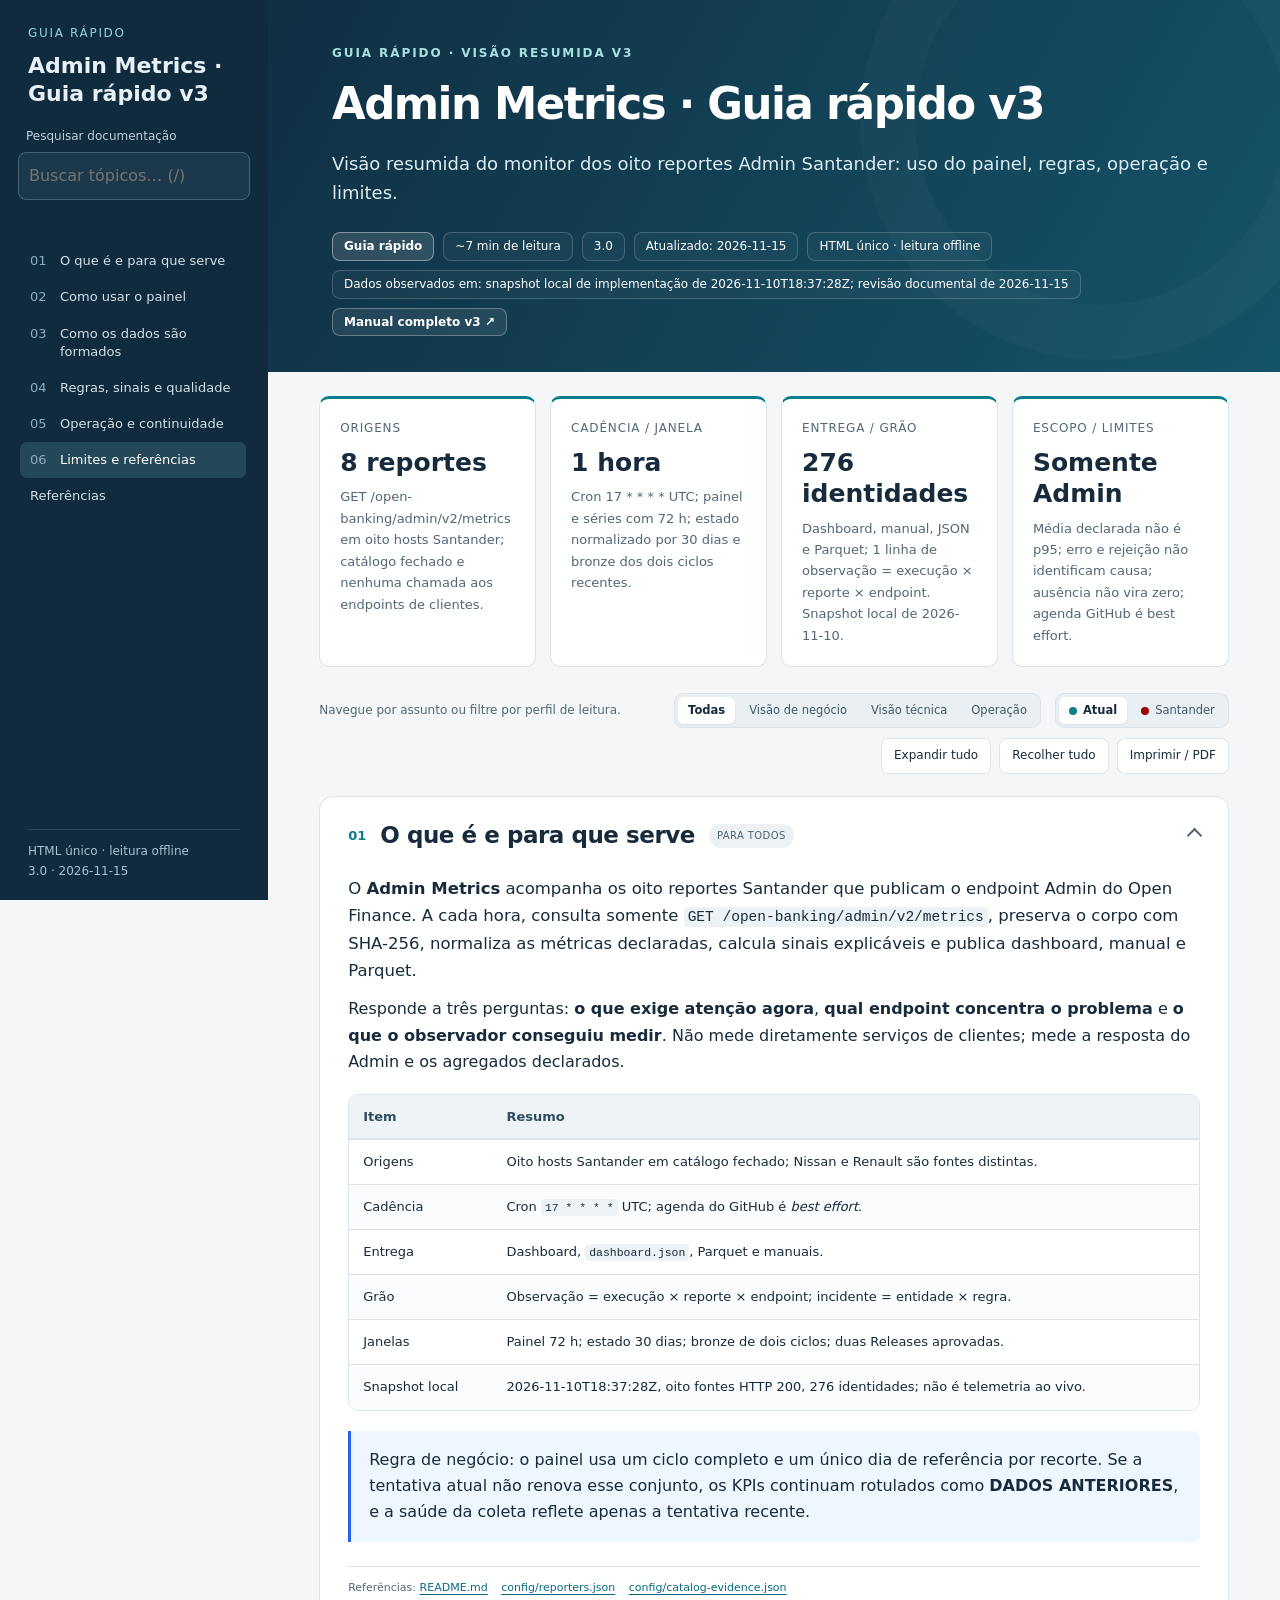
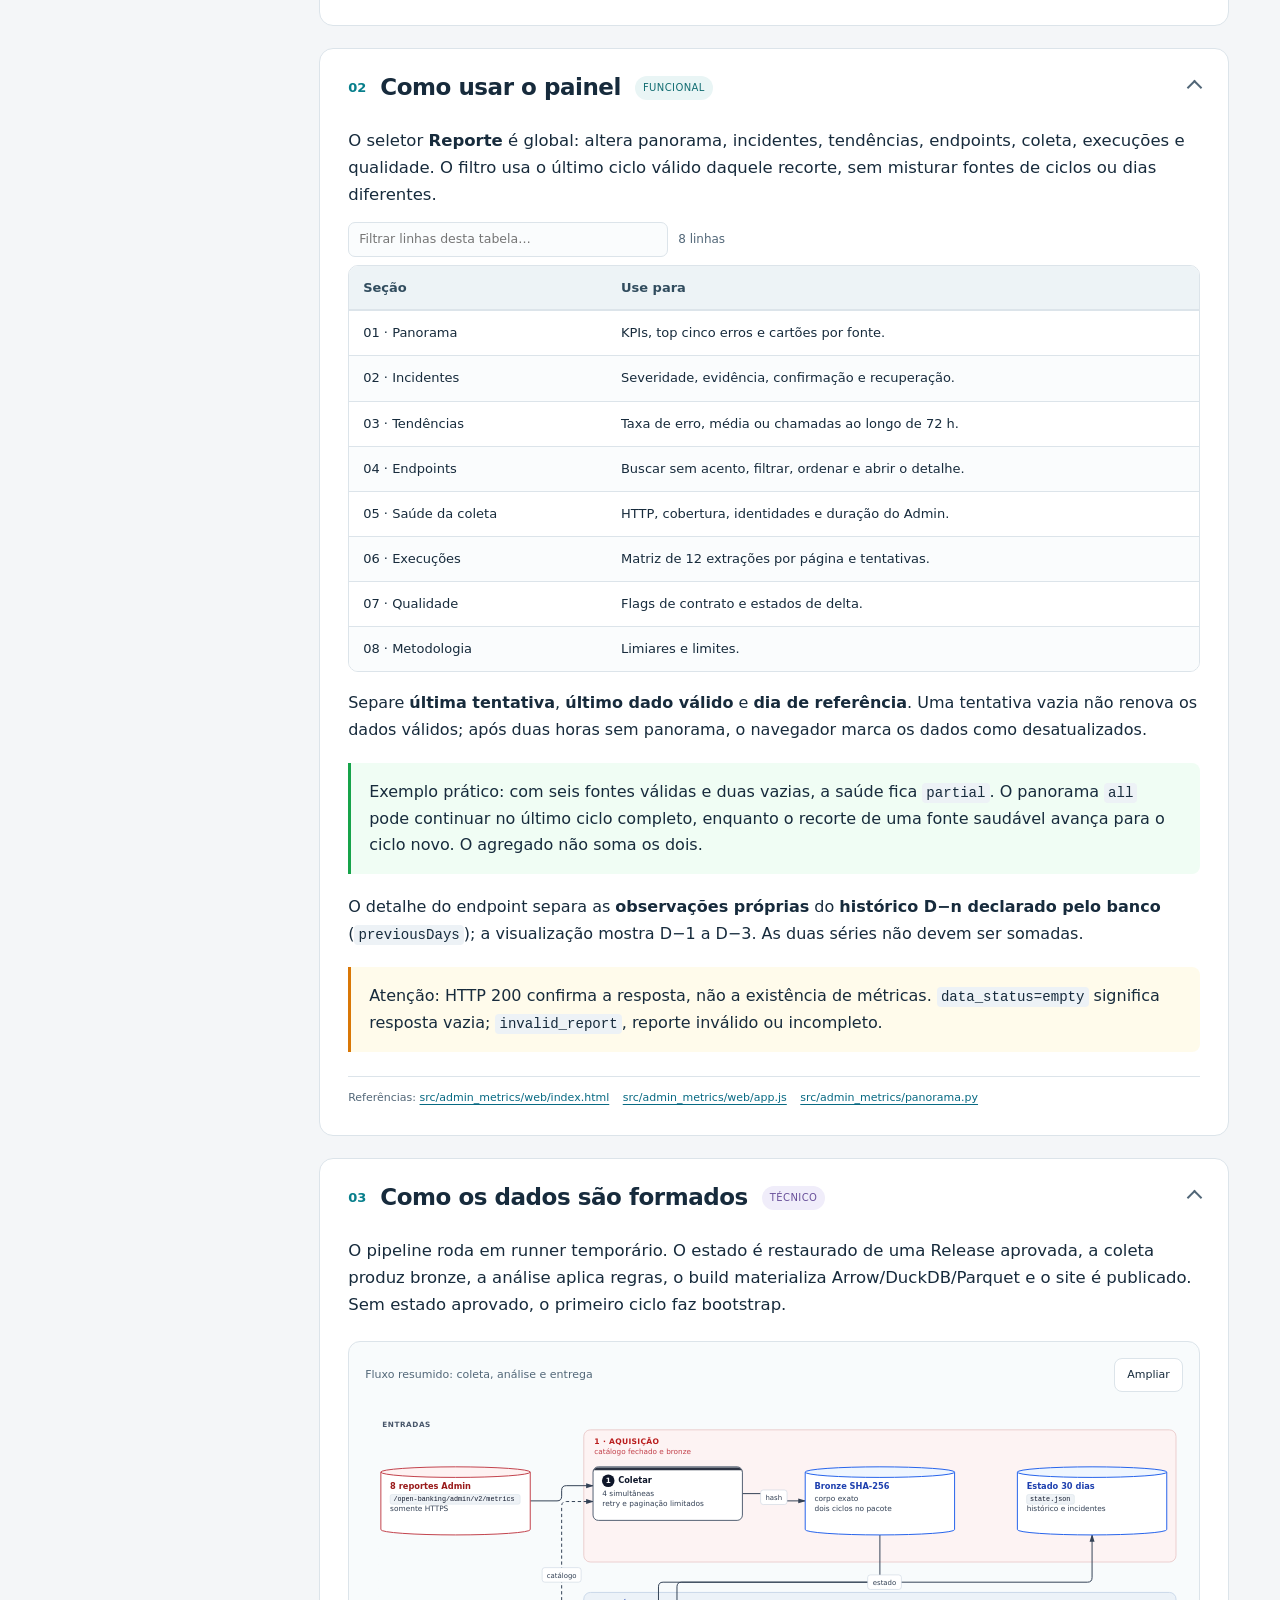
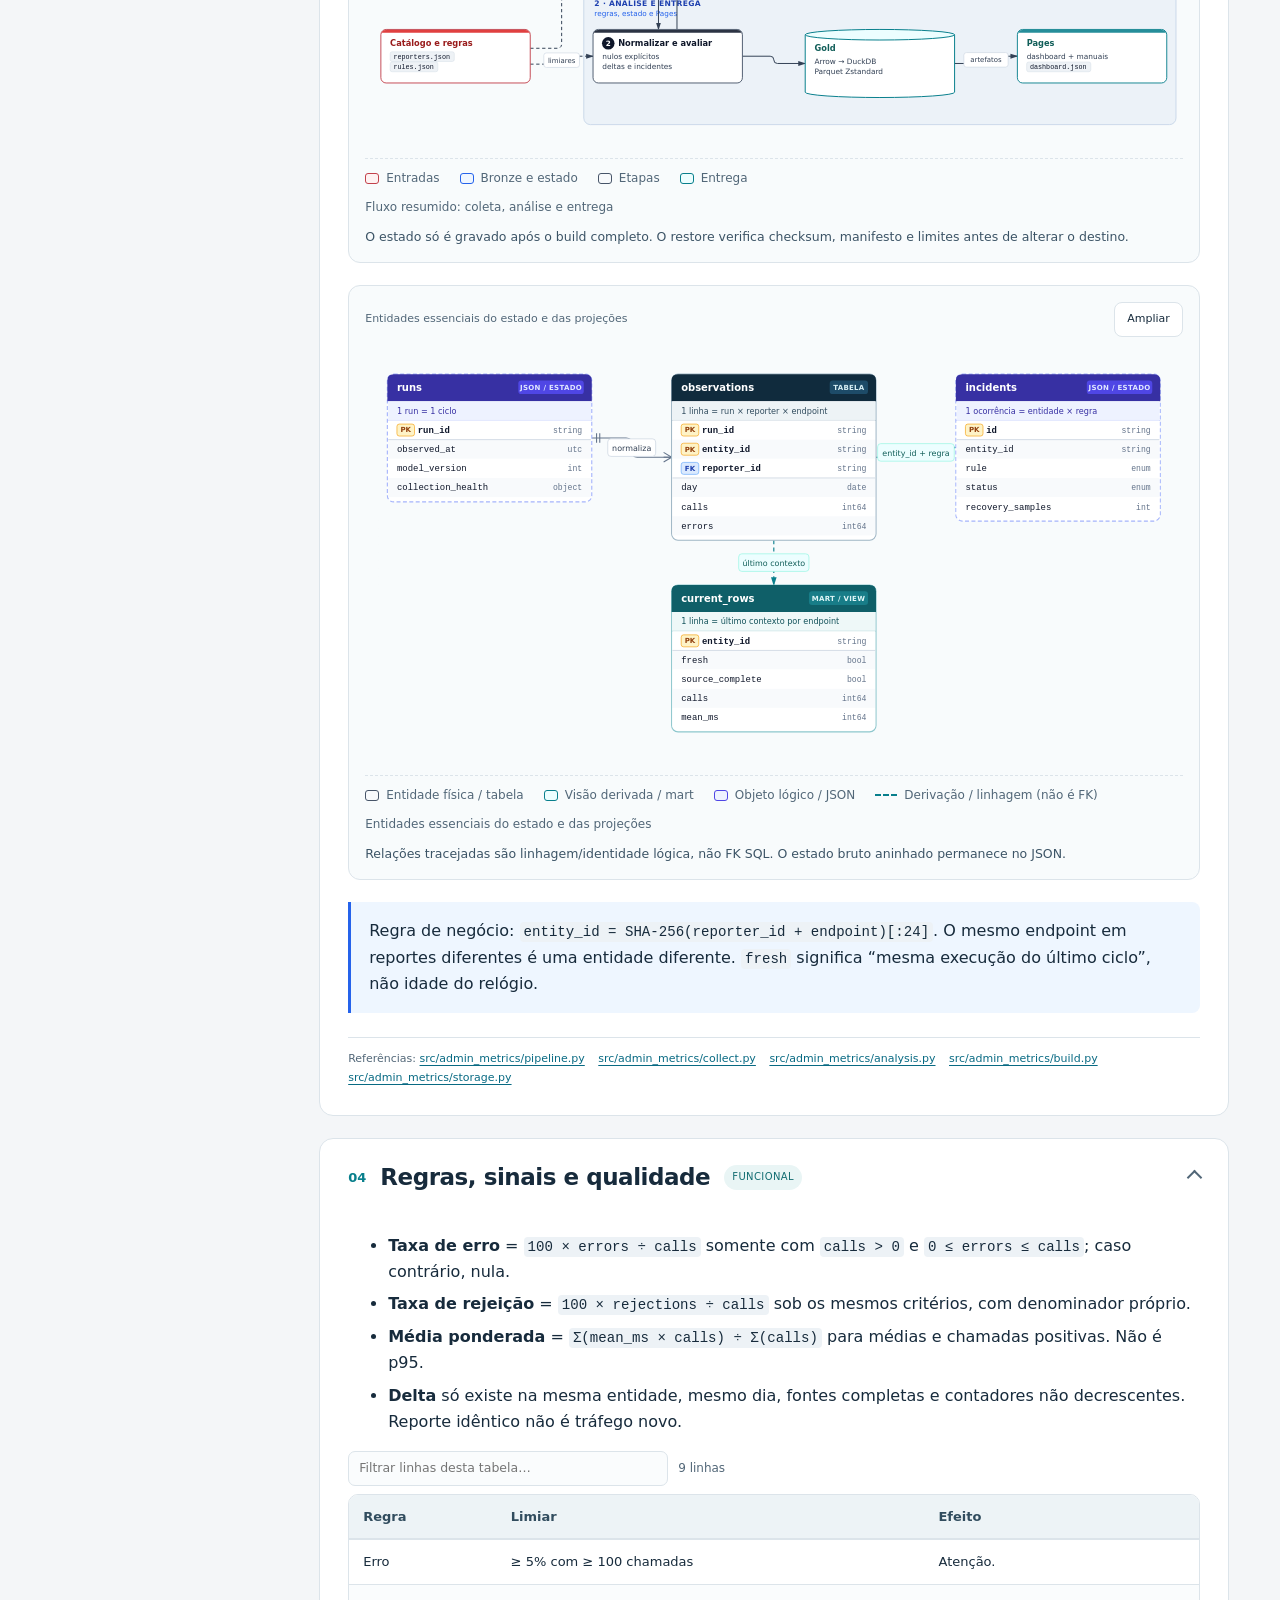
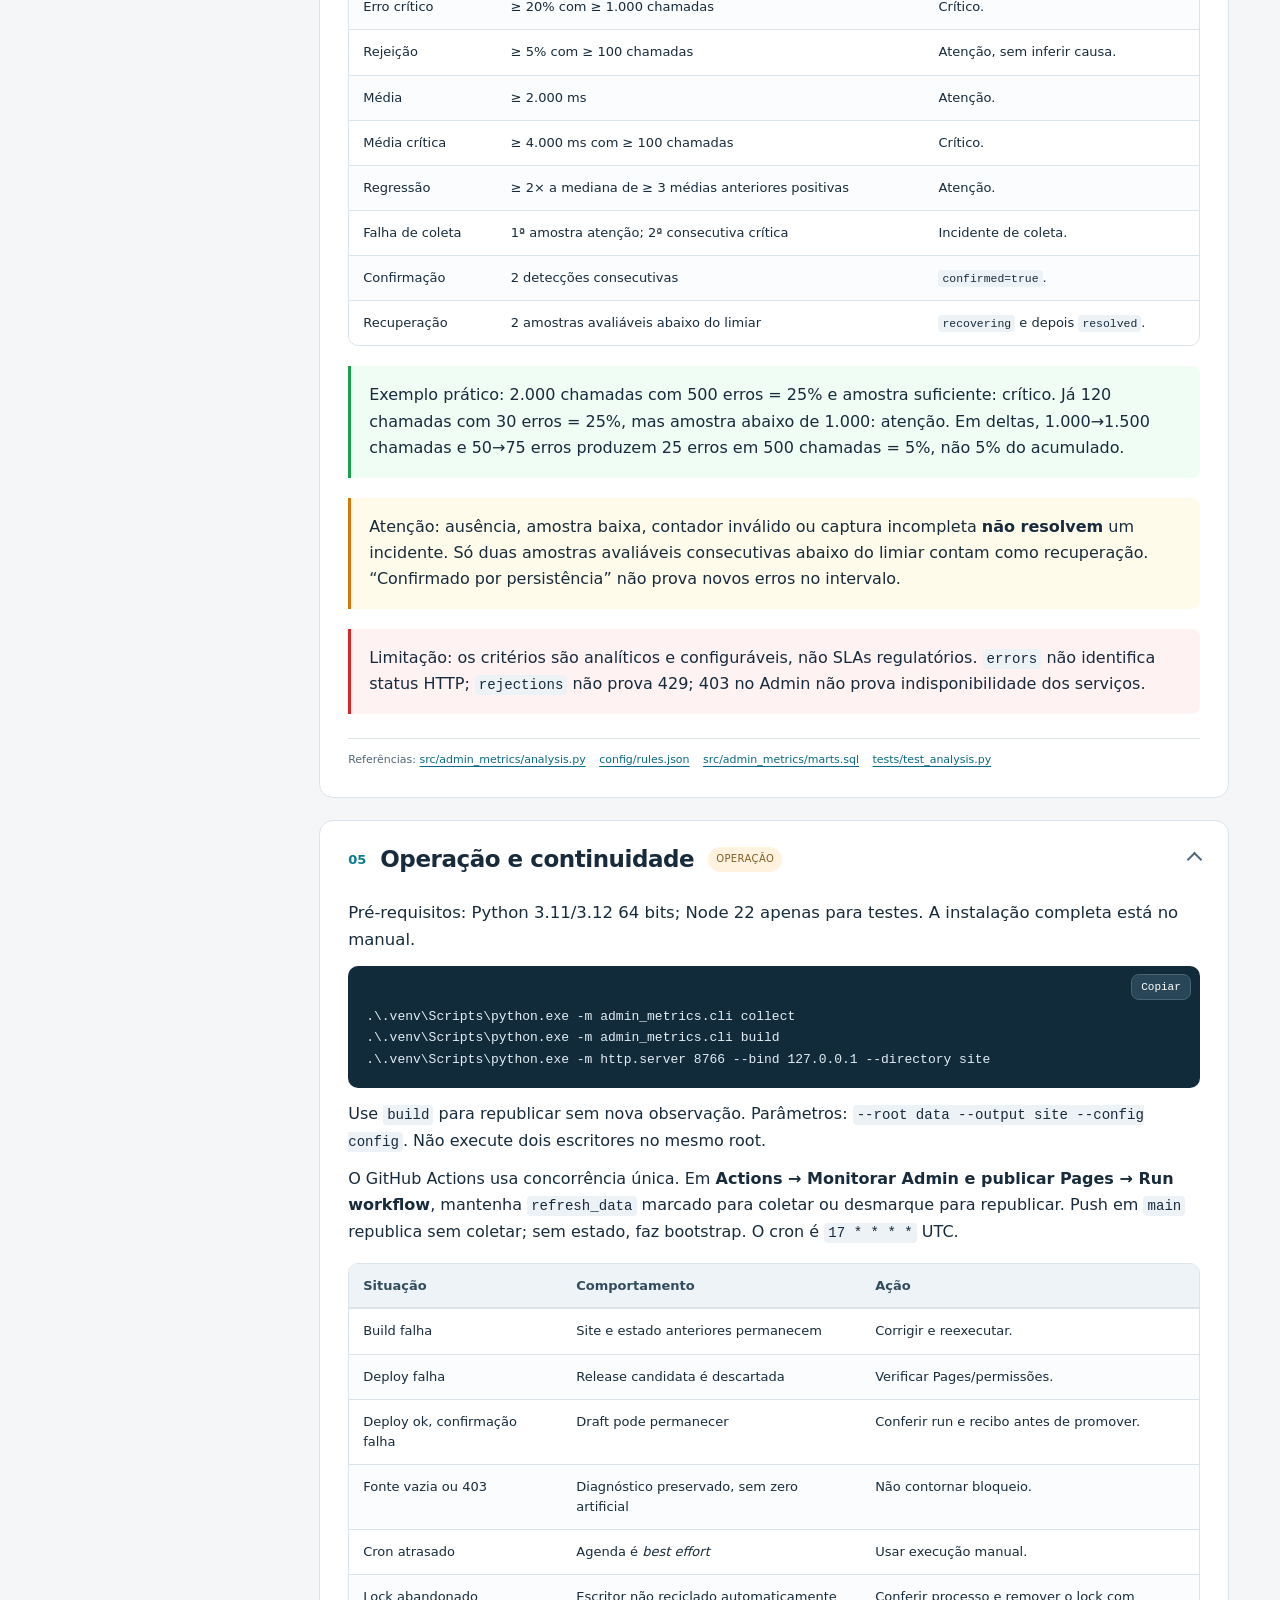
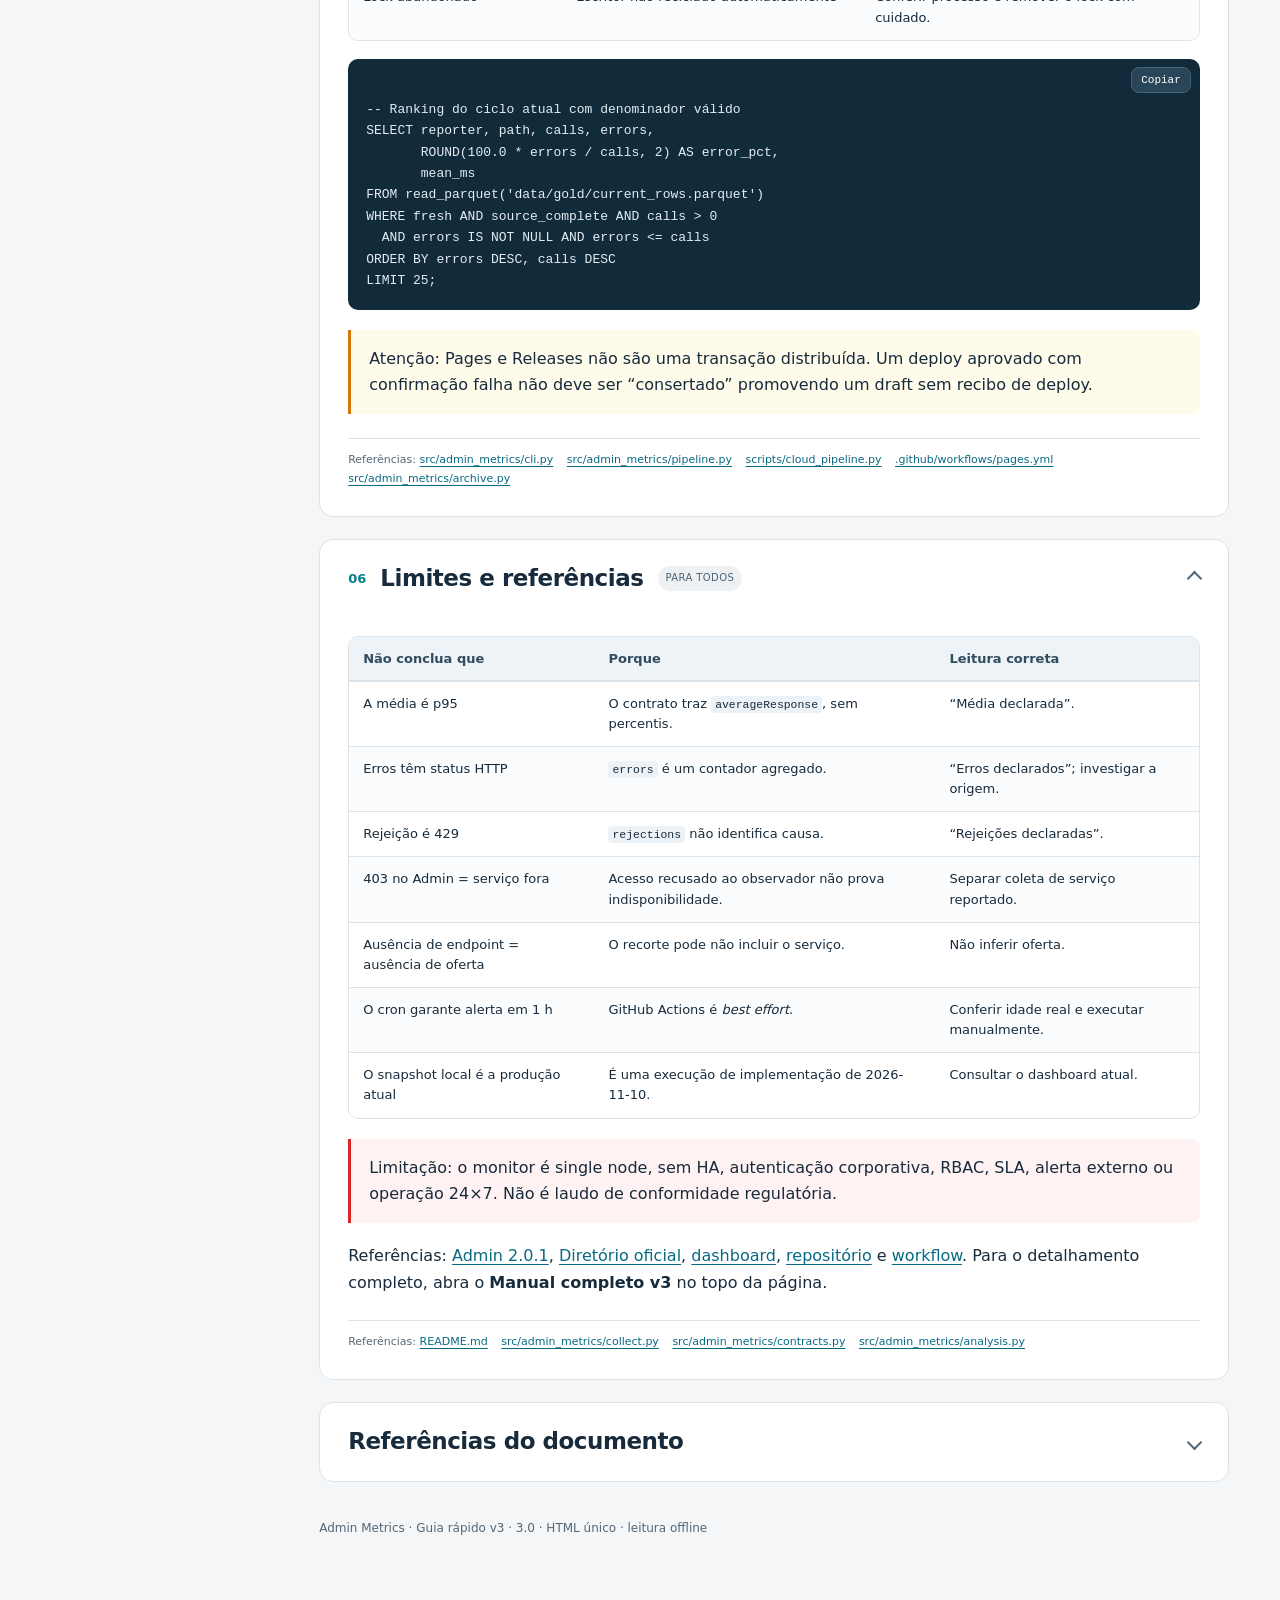
<file: docs_v3/documentacao-v3-resumida.html>
<!DOCTYPE html>
<html lang="pt-BR" data-mode="summary"><head><meta charset="utf-8"><meta name="viewport" content="width=device-width,initial-scale=1"><meta name="description" content="Visão resumida do monitor dos oito reportes Admin Santander: uso do painel, regras, operação e limites."><meta name="generator" content="project-html-docs 1.6.0"><title>Admin Metrics · Guia rápido v3 · 3.0</title><style>:root {
  --ink: #172b3c;
  --muted: #526778;
  --paper: #f4f6f8;
  --surface: #fff;
  --line: #dce4ea;
  --accent: #087f8c;
  --accent-hover: #086a83;
  --nav: #102b3d;
  --nav-text: #e7f0f5;
  --nav-brand: #8ed5d8;
  --nav-label: #bed0da;
  --nav-input-bg: #1c394b;
  --nav-input-border: #496373;
  --nav-link: #d4e1e8;
  --nav-num: #8cadbd;
  --nav-active: #254858;
  --nav-meta: #abc2ce;
  --nav-count: #b3d5de;
  --nav-clear-hover: #2c4f63;
  --nav-divider: rgba(255, 255, 255, 0.12);
  --hero-bg: linear-gradient(120deg, #102f43, #155368);
  --hero-eyebrow: #a6e0df;
  --hero-subtitle: #dcecf3;
  --soft: #e9f5f5;
  --code: #122b3b;
  --code-inline-bg: #edf2f6;
  --code-btn: #284657;
  --code-btn-border: #496373;
  --card-bg: #fafcfd;
  --th-bg: #edf3f6;
  --th-fg: #314c5e;
  --figure-bg: #f8fbfc;
  --figure-note: #3c5466;
  --toolbar-bg: #e9eff3;
  --toolbar-fg: #405868;
  --aud-business-bg: #e9f5f5;
  --aud-business-fg: #126d72;
  --aud-tech-bg: #f0edfa;
  --aud-tech-fg: #69509a;
  --aud-ops-bg: #fff3df;
  --aud-ops-fg: #805c20;
  --aud-all-bg: #eef1f4;
  --aud-all-fg: #4a6373;
  --focus-ring: #f1ad35;
  --dialog-backdrop: #102b3dbb;
  --radius: 14px;
  font-family: system-ui, -apple-system, "Segoe UI", Roboto, Helvetica, Arial, sans-serif;
  font-variant-numeric: tabular-nums;
  color: var(--ink);
  font-size: 16px;
  line-height: 1.65;
  color-scheme: light;
}

:root[data-theme="santander"] {
  --ink: #111111;
  --muted: #525252;
  --paper: #f4f4f4;
  --surface: #ffffff;
  --line: #dedede;
  --accent: #990000;
  --accent-hover: #cc0000;
  --nav: #0e0e0e;
  --nav-text: #f5f5f5;
  --nav-brand: #fca5a5;
  --nav-label: #d4d4d4;
  --nav-input-bg: #1b1b1b;
  --nav-input-border: #424242;
  --nav-link: #e5e5e5;
  --nav-num: #f87171;
  --nav-active: #990000;
  --nav-meta: #a3a3a3;
  --nav-count: #fca5a5;
  --nav-clear-hover: #2c2c2c;
  --nav-divider: rgba(255, 255, 255, 0.14);
  --hero-bg: linear-gradient(125deg, #0b0b0b 0%, #3f0000 54%, #990000 100%);
  --hero-eyebrow: #fecaca;
  --hero-subtitle: #f2e8e8;
  --soft: #fdf2f2;
  --code: #141414;
  --code-inline-bg: #f3efef;
  --code-btn: #2b2b2b;
  --code-btn-border: #525252;
  --card-bg: #fafafa;
  --th-bg: #f1eded;
  --th-fg: #1f1f1f;
  --figure-bg: #fafafa;
  --figure-note: #404040;
  --toolbar-bg: #eaeaea;
  --toolbar-fg: #333333;
  --aud-business-bg: #fde8e8;
  --aud-business-fg: #990000;
  --aud-tech-bg: #f1eded;
  --aud-tech-fg: #2b2b2b;
  --aud-ops-bg: #fff1ed;
  --aud-ops-fg: #7f1d1d;
  --aud-all-bg: #ededed;
  --aud-all-fg: #262626;
  --focus-ring: #ec0000;
  --dialog-backdrop: #0e0e0ecc;
}

* { box-sizing: border-box; }
body { margin: 0; background: var(--paper); }
a { color: var(--accent-hover); text-underline-offset: 3px; }
button, input { font: inherit; }
button { cursor: pointer; border: 1px solid var(--line); border-radius: 8px; padding: 7px 12px; color: var(--ink); background: var(--surface); }
button:hover { border-color: var(--accent); background: var(--soft); }
button:focus-visible, a:focus-visible, input:focus-visible, summary:focus-visible { outline: 3px solid var(--focus-ring); outline-offset: 3px; }

.skip { position: absolute; left: -9999px; }
.skip:focus { left: 20px; top: 15px; z-index: 20; background: white; padding: 12px; }

.sidebar { position: fixed; inset: 0 auto 0 0; width: 268px; background: var(--nav); color: var(--nav-text); padding: 24px 18px 16px; display: flex; flex-direction: column; overflow: hidden; z-index: 5; }
.brand { font-size: 12px; letter-spacing: .14em; text-transform: uppercase; color: var(--nav-brand); margin: 0 10px 8px; flex-shrink: 0; }
.sidebar strong { display: -webkit-box; -webkit-line-clamp: 3; -webkit-box-orient: vertical; overflow: hidden; font-size: 22px; margin: 0 10px 18px; line-height: 1.3; flex-shrink: 0; }
.sidebar label { font-size: 12px; color: var(--nav-label); display: block; margin: 0 8px 5px; flex-shrink: 0; }
.search-box { position: relative; flex-shrink: 0; }
.sidebar input { width: 100%; padding: 10px 30px 10px 10px; border: 1px solid var(--nav-input-border); background: var(--nav-input-bg); color: white; border-radius: 8px; }
#search-clear { position: absolute; right: 6px; top: 50%; transform: translateY(-50%); background: transparent; border: 0; color: var(--nav-label); font-size: 16px; line-height: 1; padding: 3px 6px; border-radius: 4px; }
#search-clear:hover { background: var(--nav-clear-hover); color: #ffffff; }
mark.search-hit { background: #fef08a; color: #0f172a; padding: 0 2px; border-radius: 3px; }
.sidebar nav { flex: 1; min-height: 0; overflow-y: auto; margin-top: 14px; padding: 3px 4px 6px 2px; scrollbar-width: thin; scrollbar-color: var(--nav-input-border) transparent; }
.sidebar nav a { display: flex; gap: 12px; color: var(--nav-link); text-decoration: none; padding: 9px 10px; border-radius: 7px; font-size: 13px; line-height: 1.4; transition: opacity 0.15s ease; }
.sidebar nav a.is-audience-secondary { opacity: 0.55; }
.sidebar nav a span { color: var(--nav-num); min-width: 18px; font-variant-numeric: tabular-nums; }
.sidebar nav a:hover, .sidebar nav a[aria-current] { background: var(--nav-active); color: white; opacity: 1; }
.sidebar nav .nav-sub { display: flex; flex-direction: column; gap: 2px; margin: 2px 0 6px 26px; padding-left: 10px; border-left: 1px solid var(--nav-divider); }
.sidebar nav .nav-sub a { padding: 4px 8px; font-size: 11.5px; color: var(--nav-label); line-height: 1.35; }
.sidebar nav .nav-sub.is-audience-secondary { opacity: 0.55; }
.sidebar small { flex-shrink: 0; background: var(--nav); border-top: 1px solid var(--nav-divider); padding: 12px 0 2px; margin: 12px 10px 0; color: var(--nav-meta); font-size: 12px; display: block; }
.sidebar .search-count { min-height: 20px; margin: 6px 4px 0; font-size: 12px; color: var(--nav-count); flex-shrink: 0; }

main { margin-left: 268px; }
.hero { background: var(--hero-bg); color: white; padding: 56px clamp(28px, 5vw, 80px) 44px; position: relative; overflow: hidden; }
.hero:after { content: ""; position: absolute; right: -60px; top: -120px; width: 370px; height: 370px; border: 55px solid #ffffff06; border-radius: 50%; pointer-events: none; }
.eyebrow { text-transform: uppercase; letter-spacing: .16em; font-size: 12px; font-weight: 700; color: var(--hero-eyebrow); margin: 0 0 16px; }
.hero h1 { font-size: clamp(32px, 3.4vw, 48px); letter-spacing: -.035em; line-height: 1.12; margin: 0 0 20px; max-width: 950px; }
.hero .subtitle { max-width: 880px; font-size: 18px; color: var(--hero-subtitle); margin: 0 0 24px; }
.badges { display: flex; flex-wrap: wrap; gap: 9px; align-items: center; }
.badges span, .badges a.hero-companion { font-size: 12px; padding: 5px 11px; border: 1px solid #ffffff30; border-radius: 8px; background: #ffffff08; line-height: 1.4; }
.badges span.badge-mode { background: #ffffff20; border-color: #ffffff66; color: #ffffff; font-weight: 600; }
.badges a.hero-companion { color: #ffffff; text-decoration: none; font-weight: 600; background: #ffffff14; border-color: #ffffff4d; transition: background 0.15s ease, border-color 0.15s ease; }
.badges a.hero-companion:hover { background: #ffffff28; border-color: #ffffff88; }
html[data-mode="summary"] .hero { padding: 44px clamp(28px, 5vw, 80px) 36px; }
html[data-mode="summary"] .content { padding: 24px clamp(24px, 4vw, 64px) 56px; }

.content { max-width: 1350px; padding: 30px clamp(24px, 4vw, 64px) 70px; margin: auto; }
.hero-cards { display: grid; grid-template-columns: repeat(auto-fit, minmax(190px, 1fr)); gap: 14px; margin: 0 0 26px; }
.metric { border: 1px solid var(--line); border-top: 3px solid var(--accent); background: var(--surface); padding: 20px; border-radius: 10px; }
.metric .label { display: block; color: var(--muted); font-size: 12px; text-transform: uppercase; letter-spacing: .07em; }
.metric strong { display: block; font-size: 25px; line-height: 1.25; margin: 8px 0; }
.metric p { font-size: 13px; color: var(--muted); margin: 0; }
.toolbar { display: flex; gap: 10px 14px; flex-wrap: wrap; align-items: center; justify-content: flex-end; margin-bottom: 22px; font-size: 12px; }
.toolbar .hint { margin-right: auto; color: var(--muted); }
.audience-filter,
.theme-filter { display: inline-flex; flex-wrap: wrap; gap: 4px; background: var(--toolbar-bg); padding: 3px; border-radius: 9px; border: 1px solid var(--line); }
.audience-filter button,
.theme-filter button { border: 0; background: transparent; padding: 4px 10px; font-size: 11.5px; color: var(--toolbar-fg); border-radius: 6px; font-weight: 500; display: inline-flex; align-items: center; gap: 6px; }
.audience-filter button:hover,
.theme-filter button:hover { background: #ffffff80; color: var(--ink); }
.audience-filter button.is-active,
.theme-filter button.is-active { background: #ffffff; color: var(--ink); font-weight: 600; box-shadow: 0 1px 2px rgba(16, 43, 61, 0.08); }
.theme-swatch { width: 8px; height: 8px; border-radius: 50%; display: inline-block; flex-shrink: 0; }
.theme-swatch-default { background: #087f8c; }
.theme-swatch-santander { background: #990000; }
.toolbar-actions { display: inline-flex; gap: 8px; flex-wrap: wrap; }

.doc-section { background: var(--surface); border: 1px solid var(--line); border-radius: var(--radius); margin: 0 0 22px; scroll-margin-top: 20px; overflow: clip; transition: opacity 0.18s ease; }
.doc-section.is-audience-secondary { opacity: 0.72; border-style: dashed; }
.doc-section.is-audience-secondary[open] { opacity: 1; border-style: solid; }
.section-heading { list-style: none; display: flex; gap: 14px; align-items: center; padding: 24px 28px; cursor: pointer; }
.section-heading::-webkit-details-marker { display: none; }
.section-heading:after {
  content: "";
  display: inline-block;
  width: 9px;
  height: 9px;
  margin-left: auto;
  border-right: 2px solid var(--muted);
  border-bottom: 2px solid var(--muted);
  transform: rotate(45deg);
  transition: transform 0.25s cubic-bezier(0.4, 0, 0.2, 1);
  flex-shrink: 0;
}
details[open] > .section-heading:after {
  transform: rotate(-135deg);
}
.section-heading .number { font-size: 13px; color: var(--accent); font-weight: 700; }
.section-heading h2 { font-size: 23px; line-height: 1.3; letter-spacing: -.02em; margin: 0; }

.audience { font-size: 10px; white-space: nowrap; text-transform: uppercase; letter-spacing: .04em; background: var(--aud-business-bg); color: var(--aud-business-fg); padding: 4px 8px; border-radius: 20px; }
.audience.technical { background: var(--aud-tech-bg); color: var(--aud-tech-fg); }
.audience.operations { background: var(--aud-ops-bg); color: var(--aud-ops-fg); }
.audience.all { background: var(--aud-all-bg); color: var(--aud-all-fg); }

.section-body { padding: 0 28px 28px; }
.section-body > p:first-child { font-size: 16.5px; color: var(--ink); margin-top: 0; }
.section-body p,
.section-body ul,
.section-body ol,
.section-body blockquote {
  max-width: none;
  overflow-wrap: break-word;
}
.section-body hr { border: 0; border-top: 1px solid var(--line); margin: 24px 0 0; }
.table-wrap, figure, .chart { width: 100%; }

h3 { font-size: 19px; line-height: 1.35; margin: 30px 0 14px; }
h4 { font-size: 16px; margin: 24px 0 8px; }
p { margin: 12px 0; }
li { margin: 6px 0; }
blockquote { margin: 20px 0; padding: 12px 18px; background: var(--soft); border-left: 3px solid var(--accent); border-radius: 0 8px 8px 0; }
blockquote p { margin: 4px 0; }
blockquote.callout-rule { background: #eef6ff; border-left-color: #2563eb; }
blockquote.callout-example { background: #f0fdf4; border-left-color: #16a34a; }
blockquote.callout-warning { background: #fffbeb; border-left-color: #d97706; }
blockquote.callout-limit { background: #fef2f2; border-left-color: #dc2626; }

.cards { display: grid; grid-template-columns: repeat(auto-fit, minmax(220px, 1fr)); gap: 14px; margin: 20px 0; }
.card { border: 1px solid var(--line); border-radius: 10px; padding: 18px; background: var(--card-bg); }
.card h3 { margin: 0 0 10px; font-size: 16px; }
.card p { font-size: 14px; margin: 8px 0; }

.table-wrap {
  overflow: auto;
  max-height: min(72vh, 680px);
  overscroll-behavior: contain;
  margin: 18px 0;
  border: 1px solid var(--line);
  border-radius: 10px;
}
.table-wrap table { min-width: 32rem; }
.chart details table { min-width: auto !important; width: 100%; }
table { border-collapse: collapse; width: 100%; font-size: 13px; line-height: 1.55; }
th, td { padding: 12px 14px; text-align: left; vertical-align: top; border-bottom: 1px solid var(--line); }
th {
  position: sticky;
  top: 0;
  z-index: 2;
  background: var(--th-bg);
  font-weight: 600;
  color: var(--th-fg);
  box-shadow: inset 0 -1px 0 var(--line);
}
tr:last-child td { border-bottom: 0; }
tbody tr:nth-child(even) { background: var(--card-bg); }
td code { overflow-wrap: break-word; word-break: normal; }
td code.col-badge { font-family: system-ui, -apple-system, sans-serif; font-size: 10.5px; font-weight: 700; padding: 2px 6px; border-radius: 4px; letter-spacing: 0.03em; display: inline-block; border: 1px solid transparent; margin: 1px 2px 1px 0; }
td code.col-badge-pk { background: #fef3c7; color: #92400e; border-color: #f59e0b; }
td code.col-badge-fk { background: #dbeafe; color: #1e40af; border-color: #60a5fa; }
td code.col-badge-uk { background: #ede9fe; color: #5b21b6; border-color: #a78bfa; }
td code.col-badge-partition { background: #ecfeff; color: #0f5f68; border-color: #67e8f9; }
td code.col-badge-pii { background: #fee2e2; color: #991b1b; border-color: #fca5a5; }
td code.col-badge-notnull { background: #f1f5f9; color: #334155; border-color: #cbd5e1; }
.table-filter { display: flex; align-items: center; gap: 10px; margin: 14px 0 -10px; }
.table-filter input { flex: 1; max-width: 320px; padding: 6px 10px; font-size: 12.5px; border: 1px solid var(--line); border-radius: 7px; background: var(--card-bg); color: var(--ink); }
.table-filter-count { font-size: 12px; color: var(--muted); }
code { font-family: Consolas, Cascadia Code, monospace; font-size: .88em; background: var(--code-inline-bg); padding: 2px 4px; border-radius: 4px; }
pre { position: relative; background: var(--code); color: #e3edf4; border-radius: 10px; padding: 40px 18px 18px; overflow: auto; line-height: 1.65; font-size: 13px; }
pre code { background: none; padding: 0; color: inherit; font-size: inherit; }
.copy { position: absolute; right: 9px; top: 8px; font-size: 11px; padding: 3px 9px; background: var(--code-btn); color: white; border-color: var(--code-btn-border); }
.section-body details { border: 1px solid var(--line); border-radius: 9px; padding: 12px 16px; margin: 16px 0; }
.section-body details summary { font-weight: 600; cursor: pointer; }
.section-body details[open] > summary { margin-bottom: 10px; }
.section-body details > .table-wrap:last-child { margin-bottom: 4px; }
.section-sources { font-size: 11px; color: var(--muted); margin-top: 24px; border-top: 1px solid var(--line); padding-top: 12px; }
.section-sources a { margin-right: 10px; }

figure { margin: 22px 0; border: 1px solid var(--line); border-radius: 12px; background: var(--figure-bg); padding: 16px; }
.diagram-scroll {
  overflow: auto;
  text-align: center;
  padding: 10px 0;
  scrollbar-width: thin;
  scrollbar-color: var(--line) transparent;
  background:
    linear-gradient(to right, var(--figure-bg) 30%, rgba(248, 251, 252, 0)),
    linear-gradient(to right, rgba(248, 251, 252, 0), var(--figure-bg) 70%) 100% 0,
    radial-gradient(farthest-side at 0 50%, rgba(0, 0, 0, 0.1), rgba(0, 0, 0, 0)),
    radial-gradient(farthest-side at 100% 50%, rgba(0, 0, 0, 0.1), rgba(0, 0, 0, 0)) 100% 0;
  background-repeat: no-repeat;
  background-size: 40px 100%, 40px 100%, 14px 100%, 14px 100%;
  background-attachment: local, local, scroll, scroll;
}
.diagram-scroll::-webkit-scrollbar { height: 6px; }
.diagram-scroll::-webkit-scrollbar-thumb { background: var(--line); border-radius: 3px; }
.diagram-scroll::-webkit-scrollbar-track { background: transparent; }
.diagram-scroll svg { display: block; max-width: none; height: auto; margin: auto; }
.figure-tools { display: flex; align-items: center; gap: 10px; font-size: 11px; color: var(--muted); margin-bottom: 8px; }
.figure-tools button { margin-left: auto; font-size: 11px; }
figcaption { font-size: 12px; color: var(--muted); line-height: 1.55; margin-top: 10px; }

.figure-legend {
  display: flex;
  flex-wrap: wrap;
  gap: 14px 20px;
  align-items: center;
  font-size: 12px;
  color: var(--muted);
  margin-top: 14px;
  padding-top: 10px;
  border-top: 1px dashed var(--line);
}
.figure-legend .legend-item { display: inline-flex; align-items: center; gap: 7px; }
.figure-legend .badge, .figure-legend .legend-badge {
  display: inline-block;
  width: 11px;
  height: 11px;
  border-radius: 3px;
  flex-shrink: 0;
}
.figure-legend .legend-outline-swatch {
  display: inline-block;
  width: 14px;
  height: 11px;
  border-radius: 3px;
  border: 1.5px solid var(--muted);
  background: #ffffff;
  flex-shrink: 0;
}
.figure-legend .badge-accent, .figure-legend .badge.accent { background: var(--accent); }
.figure-legend .badge-warning, .figure-legend .badge.warning { background: #d97706; }
.figure-legend .badge-danger, .figure-legend .badge.danger { background: #dc2626; }
.figure-legend .badge-success, .figure-legend .badge.success { background: #16a34a; }
.figure-legend .badge-neutral, .figure-legend .badge.neutral { background: #64748b; }
.figure-legend .badge-info, .figure-legend .badge.info { background: #0284c7; }
.figure-legend .badge-soft, .figure-legend .badge.soft { background: #8ed5d8; }
.figure-legend .legend-line, .figure-legend .line-dashed {
  display: inline-block;
  width: 22px;
  height: 0;
  border-top: 2px dashed var(--muted);
  vertical-align: middle;
}
.figure-legend .line-solid {
  display: inline-block;
  width: 22px;
  height: 0;
  border-top: 2px solid var(--muted);
  vertical-align: middle;
}
.diagram-note {
  margin: 10px 0 0;
  font-size: 12.5px;
  line-height: 1.55;
  color: var(--figure-note);
  max-width: none !important;
}

/* Deterministic 2D Solution / Flow / Schema SVGs */
.sol-svg { font-family: system-ui, -apple-system, "Segoe UI", Roboto, Helvetica, Arial, sans-serif; }
.sol-svg .mono { font-family: Consolas, "Cascadia Code", "JetBrains Mono", ui-monospace, monospace; }
.sol-svg .sol-node { cursor: default; transition: opacity 0.16s ease, filter 0.16s ease; }
.sol-svg .sol-edge,
.sol-svg .sol-edge-label-wrap { transition: opacity 0.16s ease; }
.sol-svg.has-focus .sol-node.is-dimmed,
.sol-svg.has-focus .sol-edge.is-dimmed,
.sol-svg.has-focus .sol-edge-label-wrap.is-dimmed { opacity: 0.25; }
.sol-svg.has-focus .sol-node.is-highlighted { filter: drop-shadow(0 3px 8px rgba(16, 43, 61, 0.14)); }
.sol-svg.has-focus .sol-edge.is-highlighted path,
.sol-svg.has-focus path.sol-edge.is-highlighted { stroke-width: 2.3px; }
.sol-node:focus-visible { outline: 2px solid var(--focus-ring); outline-offset: 2px; }

/* Santander theme SVG & badge palette harmonization (colors only) */
:root[data-theme="santander"] .chart .chart-bar[fill="#087f8c"] { fill: #990000; }
:root[data-theme="santander"] .chart .chart-track { fill: #ececec; }
:root[data-theme="santander"] .chart .chart-label { fill: #1f1f1f; }
:root[data-theme="santander"] .chart .chart-value-outside { fill: #111111; }
:root[data-theme="santander"] .schema-svg path[fill="#102b3d"],
:root[data-theme="santander"] g.entity rect.er-card-header { fill: #141414 !important; stroke: #141414 !important; }
:root[data-theme="santander"] .schema-svg rect[fill="#1d4b68"] { fill: #990000; }
:root[data-theme="santander"] .schema-svg rect[stroke="#9fb6c5"] { stroke: #cfcfcf; }
:root[data-theme="santander"] .schema-svg rect[fill="#edf3f6"] { fill: #f5f5f5; }
:root[data-theme="santander"] .schema-svg path[fill="#0f5f68"] { fill: #990000; }
:root[data-theme="santander"] .schema-svg rect[fill="#187d88"] { fill: #660000; }
:root[data-theme="santander"] .schema-svg rect[stroke="#8ec7cd"] { stroke: #d8a3a3; }
:root[data-theme="santander"] .schema-svg rect[fill="#eef8f8"] { fill: #fdf2f2; }
:root[data-theme="santander"] td code.col-badge-partition { background: #fde8e8; color: #990000; border-color: #fca5a5; }
:root[data-theme="santander"] .callout-rule { background: #fdf2f2; border-left-color: #990000; }
:root[data-theme="santander"] .sol-zone-warm .sol-zone-bg { fill: #fdf2f2; stroke: #e5b8b8; }
:root[data-theme="santander"] .sol-zone-warm .sol-zone-title { fill: #990000; }
:root[data-theme="santander"] .sol-zone-warm .sol-zone-subtitle { fill: #7f1d1d; }
:root[data-theme="santander"] .sol-zone-cool .sol-zone-bg { fill: #f5f5f5; stroke: #d4d4d4; }
:root[data-theme="santander"] .sol-zone-cool .sol-zone-title { fill: #171717; }
:root[data-theme="santander"] .sol-zone-cool .sol-zone-subtitle { fill: #525252; }
:root[data-theme="santander"] .sol-zone-teal .sol-zone-bg { fill: #faf5f5; stroke: #dec9c9; }
:root[data-theme="santander"] .sol-zone-teal .sol-zone-title { fill: #7f1d1d; }
:root[data-theme="santander"] .sol-zone-teal .sol-zone-subtitle { fill: #525252; }
:root[data-theme="santander"] .sol-node-role-step .sol-node-frame { stroke: #404040; }
:root[data-theme="santander"] .sol-node-role-step .sol-node-accent,
:root[data-theme="santander"] .sol-node-role-step .sol-node-step-circle { fill: #141414; }
:root[data-theme="santander"] .sol-node-role-step .sol-node-title { fill: #111111; }
:root[data-theme="santander"] .sol-node-role-step .sol-node-meta-bg { fill: #ededed; }
:root[data-theme="santander"] .sol-node-role-step .sol-node-meta-fg { fill: #1f1f1f; }
:root[data-theme="santander"] .sol-node-role-analytical .sol-node-frame { stroke: #525252; }
:root[data-theme="santander"] .sol-node-role-analytical .sol-node-header { fill: #f5f5f5; stroke: #525252; }
:root[data-theme="santander"] .sol-node-role-analytical .sol-node-accent,
:root[data-theme="santander"] .sol-node-role-analytical .sol-node-step-circle { fill: #262626; }
:root[data-theme="santander"] .sol-node-role-analytical .sol-node-title { fill: #171717; }
:root[data-theme="santander"] .sol-node-role-analytical .sol-node-meta-bg { fill: #ebebeb; }
:root[data-theme="santander"] .sol-node-role-analytical .sol-node-meta-fg { fill: #262626; }
:root[data-theme="santander"] .sol-node-role-output .sol-node-frame { stroke: #990000; }
:root[data-theme="santander"] .sol-node-role-output .sol-node-header { fill: #fdf2f2; stroke: #990000; }
:root[data-theme="santander"] .sol-node-role-output .sol-node-accent,
:root[data-theme="santander"] .sol-node-role-output .sol-node-step-circle { fill: #990000; }
:root[data-theme="santander"] .sol-node-role-output .sol-node-title { fill: #7f1d1d; }
:root[data-theme="santander"] .sol-node-role-output .sol-node-meta-bg { fill: #fde8e8; }
:root[data-theme="santander"] .sol-node-role-output .sol-node-meta-fg { fill: #7f1d1d; }
:root[data-theme="santander"] .sol-node-role-info .sol-node-frame { stroke: #737373; }
:root[data-theme="santander"] .sol-node-role-info .sol-node-header { fill: #f5f5f5; stroke: #737373; }
:root[data-theme="santander"] .sol-node-role-info .sol-node-accent,
:root[data-theme="santander"] .sol-node-role-info .sol-node-step-circle { fill: #404040; }
:root[data-theme="santander"] .sol-node-role-info .sol-node-title { fill: #262626; }
:root[data-theme="santander"] .sol-node-role-info .sol-node-meta-bg { fill: #ededed; }
:root[data-theme="santander"] .sol-node-role-info .sol-node-meta-fg { fill: #262626; }
:root[data-theme="santander"] .sol-edge-role-analytical { stroke: #404040; }
:root[data-theme="santander"] .sol-arrow-head-analytical { fill: #404040; }
:root[data-theme="santander"] .sol-edge-label-analytical rect { fill: #f5f5f5; stroke: #a3a3a3; }
:root[data-theme="santander"] .sol-edge-label-analytical text { fill: #171717; }
:root[data-theme="santander"] .sol-edge-role-output,
:root[data-theme="santander"] .sol-edge-lineage path { stroke: #990000; }
:root[data-theme="santander"] .sol-arrow-head-output,
:root[data-theme="santander"] .lineage-arrow-head { fill: #990000; }
:root[data-theme="santander"] .sol-edge-label-output rect,
:root[data-theme="santander"] .sol-edge-label-lineage rect { fill: #fdf2f2; stroke: #fca5a5; }
:root[data-theme="santander"] .sol-edge-label-output text,
:root[data-theme="santander"] .sol-edge-label-lineage text { fill: #7f1d1d; }
:root[data-theme="santander"] .schema-header-mart { fill: #990000; }
:root[data-theme="santander"] .schema-tag-bg-mart { fill: #660000; }
:root[data-theme="santander"] .schema-sub-bg-mart { fill: #fdf2f2; }
:root[data-theme="santander"] .schema-sub-fg-mart { fill: #7f1d1d; }
:root[data-theme="santander"] .schema-header-json { fill: #262626; }
:root[data-theme="santander"] .schema-tag-bg-json { fill: #404040; }
:root[data-theme="santander"] .schema-sub-bg-json { fill: #f5f5f5; }
:root[data-theme="santander"] .schema-sub-fg-json { fill: #262626; }

/* Semantic Subgraphs & Architectural Styling (Mermaid fallback) */
g.subgraph[data-id*="stream" i] > rect:nth-of-type(1),
g.subgraph[data-id*="realtime" i] > rect:nth-of-type(1),
g.subgraph[data-id*="ingest" i] > rect:nth-of-type(1),
g.subgraph[data-id*="comp" i] > rect:nth-of-type(1) {
  fill: #fdf3f3 !important;
  stroke: #e8c4c4 !important;
  stroke-width: 1.4px !important;
  rx: 8px !important;
  ry: 8px !important;
}
g.subgraph[data-id*="stream" i] > rect:nth-of-type(2),
g.subgraph[data-id*="realtime" i] > rect:nth-of-type(2),
g.subgraph[data-id*="ingest" i] > rect:nth-of-type(2),
g.subgraph[data-id*="comp" i] > rect:nth-of-type(2) {
  fill: #fbe6e6 !important;
  stroke: #e8c4c4 !important;
  stroke-width: 1.4px !important;
  rx: 8px !important;
  ry: 8px !important;
}
g.subgraph[data-id*="stream" i] > text.subgraph-title,
g.subgraph[data-id*="realtime" i] > text.subgraph-title,
g.subgraph[data-id*="ingest" i] > text.subgraph-title,
g.subgraph[data-id*="comp" i] > text.subgraph-title {
  fill: #b91c1c !important;
  font-weight: 700 !important;
}

g.subgraph[data-id*="batch" i] > rect:nth-of-type(1),
g.subgraph[data-id*="analytics" i] > rect:nth-of-type(1),
g.subgraph[data-id*="dw" i] > rect:nth-of-type(1),
g.subgraph[data-id*="serving" i] > rect:nth-of-type(1),
g.subgraph[data-id*="transform" i] > rect:nth-of-type(1),
g.subgraph[data-id*="sint" i] > rect:nth-of-type(1),
g.subgraph[data-id*="data" i] > rect:nth-of-type(1) {
  fill: #ecf2f8 !important;
  stroke: #c1d2e6 !important;
  stroke-width: 1.4px !important;
  rx: 8px !important;
  ry: 8px !important;
}
g.subgraph[data-id*="batch" i] > rect:nth-of-type(2),
g.subgraph[data-id*="analytics" i] > rect:nth-of-type(2),
g.subgraph[data-id*="dw" i] > rect:nth-of-type(2),
g.subgraph[data-id*="serving" i] > rect:nth-of-type(2),
g.subgraph[data-id*="transform" i] > rect:nth-of-type(2),
g.subgraph[data-id*="sint" i] > rect:nth-of-type(2),
g.subgraph[data-id*="data" i] > rect:nth-of-type(2) {
  fill: #dce8f5 !important;
  stroke: #c1d2e6 !important;
  stroke-width: 1.4px !important;
  rx: 8px !important;
  ry: 8px !important;
}
g.subgraph[data-id*="batch" i] > text.subgraph-title,
g.subgraph[data-id*="analytics" i] > text.subgraph-title,
g.subgraph[data-id*="dw" i] > text.subgraph-title,
g.subgraph[data-id*="serving" i] > text.subgraph-title,
g.subgraph[data-id*="transform" i] > text.subgraph-title,
g.subgraph[data-id*="sint" i] > text.subgraph-title,
g.subgraph[data-id*="data" i] > text.subgraph-title {
  fill: #1e40af !important;
  font-weight: 700 !important;
}

g.subgraph[data-id*="input" i] > rect:nth-of-type(1),
g.subgraph[data-id*="source" i] > rect:nth-of-type(1),
g.subgraph[data-id*="entrada" i] > rect:nth-of-type(1),
g.subgraph[data-id*="origem" i] > rect:nth-of-type(1) {
  fill: #f8fafc !important;
  stroke: #94a3b8 !important;
  stroke-dasharray: 4 4 !important;
  stroke-width: 1.4px !important;
  rx: 8px !important;
  ry: 8px !important;
}
g.subgraph[data-id*="input" i] > rect:nth-of-type(2),
g.subgraph[data-id*="source" i] > rect:nth-of-type(2),
g.subgraph[data-id*="entrada" i] > rect:nth-of-type(2),
g.subgraph[data-id*="origem" i] > rect:nth-of-type(2) {
  fill: #f1f5f9 !important;
  stroke: #94a3b8 !important;
  stroke-dasharray: 4 4 !important;
  stroke-width: 1.4px !important;
  rx: 8px !important;
  ry: 8px !important;
}
g.subgraph[data-id*="input" i] > text.subgraph-title,
g.subgraph[data-id*="source" i] > text.subgraph-title,
g.subgraph[data-id*="entrada" i] > text.subgraph-title,
g.subgraph[data-id*="origem" i] > text.subgraph-title {
  fill: #475569 !important;
  font-weight: 700 !important;
}

/* Node cards, branch badges, state nodes & ER cards inside Mermaid diagrams */
.diagram-scroll g.node > rect,
.diagram-scroll g.node > polygon {
  rx: 7px !important;
  ry: 7px !important;
}
.diagram-scroll tspan.node-title { font-weight: 600 !important; }
.diagram-scroll tspan.node-subtitle { font-size: 11px !important; fill: var(--muted) !important; font-weight: 400 !important; }

g.edge-label-yes rect { fill: #dcfce7 !important; stroke: #86efac !important; rx: 4px !important; ry: 4px !important; }
g.edge-label-yes text { fill: #166534 !important; font-weight: 600 !important; }
g.edge-label-no rect { fill: #fee2e2 !important; stroke: #fca5a5 !important; rx: 4px !important; ry: 4px !important; }
g.edge-label-no text { fill: #991b1b !important; font-weight: 600 !important; }

g.node.state-open > rect { fill: #fef2f2 !important; stroke: #dc2626 !important; stroke-width: 1.4px !important; }
g.node.state-open text { fill: #991b1b !important; font-weight: 600 !important; }
g.node.state-recovering > rect { fill: #fffbeb !important; stroke: #d97706 !important; stroke-width: 1.4px !important; }
g.node.state-recovering text { fill: #92400e !important; font-weight: 600 !important; }
g.node.state-resolved > rect { fill: #f0fdf4 !important; stroke: #16a34a !important; stroke-width: 1.4px !important; }
g.node.state-resolved text { fill: #166534 !important; font-weight: 600 !important; }

g.entity rect.er-card-bg { fill: #ffffff !important; stroke: #9fb6c5 !important; stroke-width: 1.3px !important; }
g.entity rect.er-card-header { fill: #102b3d !important; stroke: #102b3d !important; }
g.entity > text:first-of-type { fill: #ffffff !important; }
g.entity rect.er-badge-pk { fill: #fef3c7 !important; stroke: #f59e0b !important; stroke-width: 0.8px !important; }
g.entity text.er-badge-text-pk { fill: #92400e !important; font-weight: 700 !important; }
g.entity rect.er-badge-fk { fill: #dbeafe !important; stroke: #60a5fa !important; stroke-width: 0.8px !important; }
g.entity text.er-badge-text-fk { fill: #1e40af !important; font-weight: 700 !important; }
g.entity rect.er-badge-uk { fill: #ede9fe !important; stroke: #a78bfa !important; stroke-width: 0.8px !important; }
g.entity text.er-badge-text-uk { fill: #5b21b6 !important; font-weight: 700 !important; }
g.entity text.er-col-name tspan { fill: #0f172a !important; }
g.entity text.er-col-type tspan { fill: #64748b !important; }

.chart { overflow-x: auto; }
.chart svg { width: 100%; min-width: 720px; height: auto; display: block; }
.chart figcaption { margin-bottom: 10px; }
.chart details { margin-top: 10px; margin-bottom: 0; }
.chart .table-wrap { margin-bottom: 0; }
.source-path { font-family: Consolas, monospace; font-size: 12px; overflow-wrap: anywhere; }
footer { font-size: 12px; color: var(--muted); padding: 15px 0; }

dialog { width: 96vw; max-width: 1600px; max-height: 94vh; border: 1px solid var(--line); border-radius: 12px; padding: 20px; }
dialog::backdrop { background: var(--dialog-backdrop); }
.dialog-head { display: flex; justify-content: space-between; align-items: center; gap: 20px; margin-bottom: 15px; flex-wrap: wrap; }
.dialog-controls { display: inline-flex; gap: 8px; align-items: center; margin-left: auto; }
.dialog-zoom-label { font-size: 12px; font-weight: 600; color: var(--muted); min-width: 48px; text-align: center; font-variant-numeric: tabular-nums; }
.dialog-controls button { padding: 5px 12px; font-size: 12px; border-radius: 6px; cursor: pointer; border: 1px solid var(--line); background: var(--surface); color: var(--ink); }
.dialog-controls button.is-active { background: var(--accent); color: white; border-color: var(--accent); }
.dialog-canvas { overflow: auto; max-height: 75vh; }
.dialog-canvas svg { max-width: none; display: block; margin: auto; }
.dialog-canvas.is-fit svg { width: auto !important; max-width: 100% !important; max-height: 70vh !important; height: auto !important; }
.dialog-canvas.is-actual svg { max-width: none !important; }
#no-results { padding: 20px; border: 1px solid var(--line); background: var(--surface); border-radius: 10px; }
#back-to-top { position: fixed; right: 24px; bottom: 24px; z-index: 10; background: var(--nav); color: var(--nav-text); border: 1px solid var(--nav-input-border); border-radius: 999px; padding: 9px 14px; font-size: 12px; font-weight: 600; box-shadow: 0 4px 14px rgba(0, 0, 0, 0.16); transition: opacity 0.18s ease, transform 0.18s ease; }
#back-to-top:hover { background: var(--accent); border-color: var(--accent); color: #ffffff; transform: translateY(-1px); }
.hidden, [hidden] { display: none !important; }
.revision { overflow-wrap: anywhere; }

@media (min-width: 1700px) {
  .content { max-width: 1450px; }
  .hero h1 { font-size: 50px; }
}

@media (max-width: 1000px) {
  .sidebar { width: 220px; padding: 22px 12px; }
  main { margin-left: 220px; }
  .content { padding: 24px; }
  .section-heading { padding: 20px; }
  .section-body { padding: 0 20px 20px; }
  .hero { padding: 36px 24px; }
  .audience { font-size: 9px; }
}

@media (prefers-reduced-motion: no-preference) {
  html { scroll-behavior: smooth; }
}
@media (prefers-reduced-motion: reduce) {
  .section-heading:after { transition: none; }
}

@media print {
  @page { size: A4; margin: 14mm; }
  .sidebar, .toolbar, .audience-filter, .theme-filter, .table-filter, .figure-tools, .copy, .skip, #back-to-top, dialog { display: none !important; }
  main { margin: 0; }
  .hero { background: white; color: var(--ink); padding: 0 0 20px; border-bottom: 2px solid var(--accent); }
  .hero .subtitle, .eyebrow { color: var(--th-fg); }
  .hero:after { display: none; }
  .badges span { border-color: var(--line); }
  .content { padding: 20px 0; }
  .doc-section { overflow: visible; break-inside: auto; border: 0; border-top: 1px solid var(--line); border-radius: 0; opacity: 1 !important; }
  .section-heading { padding: 20px 0 12px; }
  .section-heading:after { display: none; }
  .section-body { padding: 0; }
  .section-body > p:first-child { font-size: 12px; }
  body { background: white; font-size: 11px; }
  h2, h3, h4 { break-after: avoid; }
  h3 { font-size: 15px; }
  table { font-size: 9px; }
  tr { break-inside: avoid; }
  .table-wrap { max-height: none; overflow: visible; }
  .diagram-scroll { overflow: visible; }
  .diagram-scroll svg { width: auto !important; min-width: 0 !important; max-width: 100% !important; max-height: 220mm !important; }
  .chart svg { min-width: 0 !important; width: 100% !important; }
  figure { break-inside: avoid; }
  .cards, .hero-cards { break-inside: avoid; }
  pre { white-space: pre-wrap; overflow-wrap: anywhere; background: var(--code-inline-bg); color: var(--ink); font-size: 9px; padding: 12px; }
  .doc-section[hidden] { display: block !important; }
  details::details-content { display: block !important; content-visibility: visible !important; }
  .section-heading h2 { font-size: 19px; }
  .hero h1 { font-size: 30px; }
  th { position: static; box-shadow: none; }
}
</style></head><body><a class="skip" href="#main">Ir para o conteúdo</a><aside class="sidebar"><p class="brand">Guia rápido</p><strong>Admin Metrics · Guia rápido v3</strong><label for="search">Pesquisar documentação</label><div class="search-box"><input id="search" type="search" autocomplete="off" placeholder="Buscar tópicos… (/)"><button id="search-clear" type="button" hidden aria-label="Limpar busca">×</button></div><div id="search-count" class="search-count" role="status" aria-live="polite"></div><nav aria-label="Conteúdo"><a href="#visao" data-audience="all"><span>01</span>O que é e para que serve</a><a href="#painel" data-audience="business"><span>02</span>Como usar o painel</a><a href="#formacao" data-audience="technical"><span>03</span>Como os dados são formados</a><a href="#regras" data-audience="business"><span>04</span>Regras, sinais e qualidade</a><a href="#operacao" data-audience="operations"><span>05</span>Operação e continuidade</a><a href="#limites" data-audience="all"><span>06</span>Limites e referências</a><a href="#document-references" data-audience="technical">Referências</a></nav><small>HTML único · leitura offline<br>3.0 · 2026-11-15</small></aside><main id="main"><header class="hero"><p class="eyebrow">GUIA RÁPIDO · VISÃO RESUMIDA V3</p><h1>Admin Metrics · Guia rápido v3</h1><p class="subtitle">Visão resumida do monitor dos oito reportes Admin Santander: uso do painel, regras, operação e limites.</p><div class="badges"><span class="badge-mode">Guia rápido</span><span>~7 min de leitura</span><span>3.0</span><span>Atualizado: 2026-11-15</span><span>HTML único · leitura offline</span><span>Dados observados em: snapshot local de implementação de 2026-11-10T18:37:28Z; revisão documental de 2026-11-15</span><a class="hero-companion" href="documentacao-v3.html">Manual completo v3 ↗</a></div></header><div class="content"><div class="hero-cards"><article class="metric"><span class="label">Origens</span><strong>8 reportes</strong><p>GET /open-banking/admin/v2/metrics em oito hosts Santander; catálogo fechado e nenhuma chamada aos endpoints de clientes.</p></article><article class="metric"><span class="label">Cadência / Janela</span><strong>1 hora</strong><p>Cron 17 * * * * UTC; painel e séries com 72 h; estado normalizado por 30 dias e bronze dos dois ciclos recentes.</p></article><article class="metric"><span class="label">Entrega / Grão</span><strong>276 identidades</strong><p>Dashboard, manual, JSON e Parquet; 1 linha de observação = execução × reporte × endpoint. Snapshot local de 2026-11-10.</p></article><article class="metric"><span class="label">Escopo / Limites</span><strong>Somente Admin</strong><p>Média declarada não é p95; erro e rejeição não identificam causa; ausência não vira zero; agenda GitHub é best effort.</p></article></div><div class="toolbar"><span class="hint">Navegue por assunto ou filtre por perfil de leitura.</span><div class="audience-filter" role="group" aria-label="Perfil de leitura"><button type="button" data-audience-filter="all" class="is-active">Todas</button><button type="button" data-audience-filter="business">Visão de negócio</button><button type="button" data-audience-filter="technical">Visão técnica</button><button type="button" data-audience-filter="operations">Operação</button></div><div class="theme-filter" role="group" aria-label="Tema de cores"><button type="button" data-theme-select="default" class="is-active" aria-pressed="true"><span class="theme-swatch theme-swatch-default" aria-hidden="true"></span>Atual</button><button type="button" data-theme-select="santander" class="" aria-pressed="false"><span class="theme-swatch theme-swatch-santander" aria-hidden="true"></span>Santander</button></div><div class="toolbar-actions"><button id="expand" type="button">Expandir tudo</button><button id="collapse" type="button">Recolher tudo</button><button id="print" type="button">Imprimir / PDF</button></div></div><p id="no-results" hidden>Nenhuma seção encontrada.</p><details class="doc-section" id="visao" data-audience="all" open><summary class="section-heading"><span class="number">01</span><h2>O que é e para que serve</h2><span class="audience all">Para todos</span></summary><div class="section-body"><p>O <strong>Admin Metrics</strong> acompanha os oito reportes Santander que publicam o endpoint Admin do Open Finance. A cada hora, consulta somente <code>GET /open-banking/admin/v2/metrics</code>, preserva o corpo com SHA-256, normaliza as métricas declaradas, calcula sinais explicáveis e publica dashboard, manual e Parquet.</p>
<p>Responde a três perguntas: <strong>o que exige atenção agora</strong>, <strong>qual endpoint concentra o problema</strong> e <strong>o que o observador conseguiu medir</strong>. Não mede diretamente serviços de clientes; mede a resposta do Admin e os agregados declarados.</p>
<div class="table-wrap"><table>
<thead>
<tr>
<th>Item</th>
<th>Resumo</th>
</tr>
</thead>
<tbody><tr>
<td>Origens</td>
<td>Oito hosts Santander em catálogo fechado; Nissan e Renault são fontes distintas.</td>
</tr>
<tr>
<td>Cadência</td>
<td>Cron <code>17 * * * *</code> UTC; agenda do GitHub é <em>best effort</em>.</td>
</tr>
<tr>
<td>Entrega</td>
<td>Dashboard, <code>dashboard.json</code>, Parquet e manuais.</td>
</tr>
<tr>
<td>Grão</td>
<td>Observação = execução × reporte × endpoint; incidente = entidade × regra.</td>
</tr>
<tr>
<td>Janelas</td>
<td>Painel 72 h; estado 30 dias; bronze de dois ciclos; duas Releases aprovadas.</td>
</tr>
<tr>
<td>Snapshot local</td>
<td>2026-11-10T18:37:28Z, oito fontes HTTP 200, 276 identidades; não é telemetria ao vivo.</td>
</tr>
</tbody></table></div>
<blockquote class="callout-rule">
<p>Regra de negócio: o painel usa um ciclo completo e um único dia de referência por recorte. Se a tentativa atual não renova esse conjunto, os KPIs continuam rotulados como <strong>DADOS ANTERIORES</strong>, e a saúde da coleta reflete apenas a tentativa recente.</p>
</blockquote>
<div class="section-sources">Referências: <a href="#ref-readme">README.md</a> <a href="#ref-reporters-config">config/reporters.json</a> <a href="#ref-catalog-evidence">config/catalog-evidence.json</a></div></div></details>
<details class="doc-section" id="painel" data-audience="business" open><summary class="section-heading"><span class="number">02</span><h2>Como usar o painel</h2><span class="audience business">Funcional</span></summary><div class="section-body"><p>O seletor <strong>Reporte</strong> é global: altera panorama, incidentes, tendências, endpoints, coleta, execuções e qualidade. O filtro usa o último ciclo válido daquele recorte, sem misturar fontes de ciclos ou dias diferentes.</p>
<div class="table-wrap"><table>
<thead>
<tr>
<th>Seção</th>
<th>Use para</th>
</tr>
</thead>
<tbody><tr>
<td>01 · Panorama</td>
<td>KPIs, top cinco erros e cartões por fonte.</td>
</tr>
<tr>
<td>02 · Incidentes</td>
<td>Severidade, evidência, confirmação e recuperação.</td>
</tr>
<tr>
<td>03 · Tendências</td>
<td>Taxa de erro, média ou chamadas ao longo de 72 h.</td>
</tr>
<tr>
<td>04 · Endpoints</td>
<td>Buscar sem acento, filtrar, ordenar e abrir o detalhe.</td>
</tr>
<tr>
<td>05 · Saúde da coleta</td>
<td>HTTP, cobertura, identidades e duração do Admin.</td>
</tr>
<tr>
<td>06 · Execuções</td>
<td>Matriz de 12 extrações por página e tentativas.</td>
</tr>
<tr>
<td>07 · Qualidade</td>
<td>Flags de contrato e estados de delta.</td>
</tr>
<tr>
<td>08 · Metodologia</td>
<td>Limiares e limites.</td>
</tr>
</tbody></table></div>
<p>Separe <strong>última tentativa</strong>, <strong>último dado válido</strong> e <strong>dia de referência</strong>. Uma tentativa vazia não renova os dados válidos; após duas horas sem panorama, o navegador marca os dados como desatualizados.</p>
<blockquote class="callout-example">
<p>Exemplo prático: com seis fontes válidas e duas vazias, a saúde fica <code>partial</code>. O panorama <code>all</code> pode continuar no último ciclo completo, enquanto o recorte de uma fonte saudável avança para o ciclo novo. O agregado não soma os dois.</p>
</blockquote>
<p>O detalhe do endpoint separa as <strong>observações próprias</strong> do <strong>histórico D−n declarado pelo banco</strong> (<code>previousDays</code>); a visualização mostra D−1 a D−3. As duas séries não devem ser somadas.</p>
<blockquote class="callout-warning">
<p>Atenção: HTTP 200 confirma a resposta, não a existência de métricas. <code>data_status=empty</code> significa resposta vazia; <code>invalid_report</code>, reporte inválido ou incompleto.</p>
</blockquote>
<div class="section-sources">Referências: <a href="#ref-web-index">src/admin_metrics/web/index.html</a> <a href="#ref-web-app">src/admin_metrics/web/app.js</a> <a href="#ref-panorama">src/admin_metrics/panorama.py</a></div></div></details>
<details class="doc-section" id="formacao" data-audience="technical" open><summary class="section-heading"><span class="number">03</span><h2>Como os dados são formados</h2><span class="audience technical">Técnico</span></summary><div class="section-body"><p>O pipeline roda em runner temporário. O estado é restaurado de uma Release aprovada, a coleta produz bronze, a análise aplica regras, o build materializa Arrow/DuckDB/Parquet e o site é publicado. Sem estado aprovado, o primeiro ciclo faz bootstrap.</p>
<figure class="diagram"><div class="figure-tools"><span class="figure-tag">Fluxo resumido: coleta, análise e entrega</span><button type="button" data-expand-diagram aria-label="Ampliar: Fluxo resumido: coleta, análise e entrega">Ampliar</button></div><div class="diagram-scroll"><svg xmlns="http://www.w3.org/2000/svg" viewBox="0 0 1237 490" width="1237" height="490" class="sol-svg" role="img" aria-label="Fluxo resumido: coleta, análise e entrega" data-natural-width="1237" style="width:1237px;max-width:100%;height:auto"><defs><marker id="diagram-1-arrow-default" markerWidth="8" markerHeight="6" refX="7" refY="3" orient="auto"><polygon class="sol-arrow-head sol-arrow-head-default" points="0 0.5, 8 3, 0 5.5" fill="#334155"/></marker></defs><text x="26" y="26" font-size="11" font-weight="700" letter-spacing="0.08em" fill="#475569">ENTRADAS</text><g class="sol-zone sol-zone-warm"><rect class="sol-zone-bg" x="331" y="30" width="896" height="200" rx="10" fill="#fdf3f3" stroke="#e8c4c4" stroke-width="1.2"/><text class="sol-zone-title" x="347" y="51" font-size="11.5" font-weight="700" letter-spacing="0.04em" fill="#b91c1c">1 · AQUISIÇÃO</text><text class="sol-zone-subtitle" x="347" y="66" font-size="11" font-weight="500" fill="#c2414b">catálogo fechado e bronze</text></g><g class="sol-zone sol-zone-cool"><rect class="sol-zone-bg" x="331" y="276" width="896" height="200" rx="10" fill="#ecf2f8" stroke="#c1d2e6" stroke-width="1.2"/><text class="sol-zone-title" x="347" y="297" font-size="11.5" font-weight="700" letter-spacing="0.04em" fill="#1e40af">2 · ANÁLISE E ENTREGA</text><text class="sol-zone-subtitle" x="347" y="312" font-size="11" font-weight="500" fill="#2563eb">regras, estado e Pages</text></g><path class="sol-edge sol-edge-role-default" data-from="admin" data-to="collect" d="M250.0,137.5 L290.5,137.5 Q297.5,137.5 297.5,130.5 L297.5,121.5 Q297.5,114.5 304.5,114.5 L345.0,114.5" fill="none" stroke="#334155" stroke-width="1.5" marker-end="url(#diagram-1-arrow-default)"/><path class="sol-edge sol-edge-role-default" data-from="rules" data-to="collect" d="M250.0,360.5 L290.5,360.5 Q297.5,360.5 297.5,353.5 L297.5,145.5 Q297.5,138.5 304.5,138.5 L345.0,138.5" fill="none" stroke="#334155" stroke-width="1.5" stroke-dasharray="5,4" marker-end="url(#diagram-1-arrow-default)"/><path class="sol-edge sol-edge-role-default" data-from="collect" data-to="bronze" d="M571.0,126.5 L613.0,126.5 Q618.5,126.5 618.5,132.0 L618.5,132.0 Q618.5,137.5 624.0,137.5 L666.0,137.5" fill="none" stroke="#334155" stroke-width="1.5" marker-end="url(#diagram-1-arrow-default)"/><path class="sol-edge sol-edge-role-default" data-from="bronze" data-to="analyze" d="M779.0,189.0 L779.0,253.5 Q779.0,260.5 772.0,260.5 L451.0,260.5 Q444.0,260.5 444.0,267.5 L444.0,332.0" fill="none" stroke="#334155" stroke-width="1.5" marker-end="url(#diagram-1-arrow-default)"/><path class="sol-edge sol-edge-role-default" data-from="rules" data-to="analyze" d="M250.0,384.5 L291.5,384.5 Q297.5,384.5 297.5,378.5 L297.5,378.5 Q297.5,372.5 303.5,372.5 L345.0,372.5" fill="none" stroke="#334155" stroke-width="1.5" stroke-dasharray="5,4" marker-end="url(#diagram-1-arrow-default)"/><path class="sol-edge sol-edge-role-default" data-from="analyze" data-to="state" d="M472.0,332.0 L472.0,267.5 Q472.0,260.5 479.0,260.5 L1093.0,260.5 Q1100.0,260.5 1100.0,253.5 L1100.0,189.0" fill="none" stroke="#334155" stroke-width="1.5" marker-end="url(#diagram-1-arrow-default)"/><path class="sol-edge sol-edge-role-default" data-from="analyze" data-to="gold" d="M571.0,372.5 L613.0,372.5 Q618.5,372.5 618.5,378.0 L618.5,378.0 Q618.5,383.5 624.0,383.5 L666.0,383.5" fill="none" stroke="#334155" stroke-width="1.5" marker-end="url(#diagram-1-arrow-default)"/><path class="sol-edge sol-edge-role-default" data-from="gold" data-to="pages" d="M892.0,383.5 L934.0,383.5 Q939.5,383.5 939.5,378.0 L939.5,378.0 Q939.5,372.5 945.0,372.5 L987.0,372.5" fill="none" stroke="#334155" stroke-width="1.5" marker-end="url(#diagram-1-arrow-default)"/><g class="sol-node sol-node-role-regulator" data-node-id="admin" tabindex="0" role="group" aria-label="8 reportes Admin"><path class="sol-node-frame" d="M24,94 L24,181 A113,8 0 0,0 250,181 L250,94 Z" fill="#ffffff" stroke="#c2414b" stroke-width="1.5"/><ellipse class="sol-node-header" cx="137" cy="94" rx="113" ry="8" fill="#fef2f2" stroke="#c2414b" stroke-width="1.5"/><text class="sol-node-title" x="38" y="119.0" font-size="12.5" font-weight="700" fill="#991b1b">8 reportes Admin</text><rect x="38.0" y="127.8" width="196.7" height="14.7" rx="3" fill="#eef2f6" stroke="#d5dfe7" stroke-width="0.75"/><text x="43.0" y="138.0" class="mono" font-size="10.2" fill="#0f172a">/open-banking/admin/v2/metrics</text><text x="38.0" y="153.5" font-size="11.2" fill="#334155">somente HTTPS</text></g><g class="sol-node sol-node-role-step" data-node-id="collect" tabindex="0" role="group" aria-label="Coletar"><rect class="sol-node-frame" x="345" y="86" width="226" height="81" rx="8" fill="#ffffff" stroke="#475569" stroke-width="1.4"/><path class="sol-node-accent" d="M346,94 Q346,87 353,87 L563,87 Q570,87 570,94 L570,91 L346,91 Z" fill="#0f172a" opacity="0.88"/><circle class="sol-node-step-circle" cx="368" cy="107" r="9.5" fill="#0f172a"/><text x="368" y="110.8" text-anchor="middle" font-size="11" font-weight="700" fill="#ffffff">1</text><text class="sol-node-title" x="383" y="111.0" font-size="12.5" font-weight="700" fill="#0f172a">Coletar</text><text x="359.0" y="130.0" font-size="11.2" fill="#334155">4 simultâneas</text><text x="359.0" y="145.5" font-size="11.2" fill="#334155">retry e paginação limitados</text></g><g class="sol-node sol-node-role-analytical" data-node-id="bronze" tabindex="0" role="group" aria-label="Bronze SHA-256"><path class="sol-node-frame" d="M666,94 L666,181 A113,8 0 0,0 892,181 L892,94 Z" fill="#ffffff" stroke="#2563eb" stroke-width="1.5"/><ellipse class="sol-node-header" cx="779" cy="94" rx="113" ry="8" fill="#eff6ff" stroke="#2563eb" stroke-width="1.5"/><text class="sol-node-title" x="680" y="119.0" font-size="12.5" font-weight="700" fill="#1e40af">Bronze SHA-256</text><text x="680.0" y="138.0" font-size="11.2" fill="#334155">corpo exato</text><text x="680.0" y="153.5" font-size="11.2" fill="#334155">dois ciclos no pacote</text></g><g class="sol-node sol-node-role-analytical" data-node-id="state" tabindex="0" role="group" aria-label="Estado 30 dias"><path class="sol-node-frame" d="M987,94 L987,181 A113,8 0 0,0 1213,181 L1213,94 Z" fill="#ffffff" stroke="#2563eb" stroke-width="1.5"/><ellipse class="sol-node-header" cx="1100" cy="94" rx="113" ry="8" fill="#eff6ff" stroke="#2563eb" stroke-width="1.5"/><text class="sol-node-title" x="1001" y="119.0" font-size="12.5" font-weight="700" fill="#1e40af">Estado 30 dias</text><rect x="1001.0" y="127.8" width="72.2" height="14.7" rx="3" fill="#eef2f6" stroke="#d5dfe7" stroke-width="0.75"/><text x="1006.0" y="138.0" class="mono" font-size="10.2" fill="#0f172a">state.json</text><text x="1001.0" y="153.5" font-size="11.2" fill="#334155">histórico e incidentes</text></g><g class="sol-node sol-node-role-regulator" data-node-id="rules" tabindex="0" role="group" aria-label="Catálogo e regras"><rect class="sol-node-frame" x="24" y="332" width="226" height="81" rx="8" fill="#ffffff" stroke="#c2414b" stroke-width="1.4"/><path class="sol-node-accent" d="M25,340 Q25,333 32,333 L242,333 Q249,333 249,340 L249,337 L25,337 Z" fill="#dc2626" opacity="0.88"/><text class="sol-node-title" x="38" y="357.0" font-size="12.5" font-weight="700" fill="#991b1b">Catálogo e regras</text><rect x="38.0" y="365.8" width="97.1" height="14.7" rx="3" fill="#eef2f6" stroke="#d5dfe7" stroke-width="0.75"/><text x="43.0" y="376.0" class="mono" font-size="10.2" fill="#0f172a">reporters.json</text><rect x="38.0" y="381.3" width="72.2" height="14.7" rx="3" fill="#eef2f6" stroke="#d5dfe7" stroke-width="0.75"/><text x="43.0" y="391.5" class="mono" font-size="10.2" fill="#0f172a">rules.json</text></g><g class="sol-node sol-node-role-step" data-node-id="analyze" tabindex="0" role="group" aria-label="Normalizar e avaliar"><rect class="sol-node-frame" x="345" y="332" width="226" height="81" rx="8" fill="#ffffff" stroke="#475569" stroke-width="1.4"/><path class="sol-node-accent" d="M346,340 Q346,333 353,333 L563,333 Q570,333 570,340 L570,337 L346,337 Z" fill="#0f172a" opacity="0.88"/><circle class="sol-node-step-circle" cx="368" cy="353" r="9.5" fill="#0f172a"/><text x="368" y="356.8" text-anchor="middle" font-size="11" font-weight="700" fill="#ffffff">2</text><text class="sol-node-title" x="383" y="357.0" font-size="12.5" font-weight="700" fill="#0f172a">Normalizar e avaliar</text><text x="359.0" y="376.0" font-size="11.2" fill="#334155">nulos explícitos</text><text x="359.0" y="391.5" font-size="11.2" fill="#334155">deltas e incidentes</text></g><g class="sol-node sol-node-role-output" data-node-id="gold" tabindex="0" role="group" aria-label="Gold"><path class="sol-node-frame" d="M666,340 L666,427 A113,8 0 0,0 892,427 L892,340 Z" fill="#ffffff" stroke="#087f8c" stroke-width="1.5"/><ellipse class="sol-node-header" cx="779" cy="340" rx="113" ry="8" fill="#ecfeff" stroke="#087f8c" stroke-width="1.5"/><text class="sol-node-title" x="680" y="365.0" font-size="12.5" font-weight="700" fill="#115e59">Gold</text><text x="680.0" y="384.0" font-size="11.2" fill="#334155">Arrow → DuckDB</text><text x="680.0" y="399.5" font-size="11.2" fill="#334155">Parquet Zstandard</text></g><g class="sol-node sol-node-role-output" data-node-id="pages" tabindex="0" role="group" aria-label="Pages"><rect class="sol-node-frame" x="987" y="332" width="226" height="81" rx="8" fill="#ffffff" stroke="#087f8c" stroke-width="1.4"/><path class="sol-node-accent" d="M988,340 Q988,333 995,333 L1205,333 Q1212,333 1212,340 L1212,337 L988,337 Z" fill="#087f8c" opacity="0.88"/><text class="sol-node-title" x="1001" y="357.0" font-size="12.5" font-weight="700" fill="#115e59">Pages</text><text x="1001.0" y="376.0" font-size="11.2" fill="#334155">dashboard + manuais</text><rect x="1001.0" y="381.3" width="97.1" height="14.7" rx="3" fill="#eef2f6" stroke="#d5dfe7" stroke-width="0.75"/><text x="1006.0" y="391.5" class="mono" font-size="10.2" fill="#0f172a">dashboard.json</text></g><g class="sol-edge-label-wrap" data-from="rules" data-to="collect"><g class="sol-edge-label sol-edge-label-default"><rect x="268.0" y="238.5" width="59" height="22" rx="4" fill="#ffffff" stroke="#cbd5e1" stroke-width="0.9"/><text x="297.5" y="253.5" text-anchor="middle" font-size="10.5" font-weight="500" fill="#334155"><tspan x="297.5" dy="0">catálogo</tspan></text></g></g><g class="sol-edge-label-wrap" data-from="collect" data-to="bronze"><g class="sol-edge-label sol-edge-label-default"><rect x="598.5" y="121.0" width="40" height="22" rx="4" fill="#ffffff" stroke="#cbd5e1" stroke-width="0.9"/><text x="618.5" y="136.0" text-anchor="middle" font-size="10.5" font-weight="500" fill="#334155"><tspan x="618.5" dy="0">hash</tspan></text></g></g><g class="sol-edge-label-wrap" data-from="rules" data-to="analyze"><g class="sol-edge-label sol-edge-label-default"><rect x="270.5" y="367.5" width="54" height="22" rx="4" fill="#ffffff" stroke="#cbd5e1" stroke-width="0.9"/><text x="297.5" y="382.5" text-anchor="middle" font-size="10.5" font-weight="500" fill="#334155"><tspan x="297.5" dy="0">limiares</tspan></text></g></g><g class="sol-edge-label-wrap" data-from="analyze" data-to="state"><g class="sol-edge-label sol-edge-label-default"><rect x="760.5" y="249.5" width="51" height="22" rx="4" fill="#ffffff" stroke="#cbd5e1" stroke-width="0.9"/><text x="786.0" y="264.5" text-anchor="middle" font-size="10.5" font-weight="500" fill="#334155"><tspan x="786.0" dy="0">estado</tspan></text></g></g><g class="sol-edge-label-wrap" data-from="gold" data-to="pages"><g class="sol-edge-label sol-edge-label-default"><rect x="906.0" y="367.0" width="67" height="22" rx="4" fill="#ffffff" stroke="#cbd5e1" stroke-width="0.9"/><text x="939.5" y="382.0" text-anchor="middle" font-size="10.5" font-weight="500" fill="#334155"><tspan x="939.5" dy="0">artefatos</tspan></text></g></g></svg></div><div class="figure-legend" aria-label="Legenda do diagrama"><span class="legend-item"><span class="legend-outline-swatch" style="border-color:#c2414b;background:#fef2f2"></span> Entradas</span><span class="legend-item"><span class="legend-outline-swatch" style="border-color:#2563eb;background:#eff6ff"></span> Bronze e estado</span><span class="legend-item"><span class="legend-outline-swatch" style="border-color:#475569;background:#f8fafc"></span> Etapas</span><span class="legend-item"><span class="legend-outline-swatch" style="border-color:#087f8c;background:#ecfeff"></span> Entrega</span></div><figcaption>Fluxo resumido: coleta, análise e entrega</figcaption><p class="diagram-note">O estado só é gravado após o build completo. O restore verifica checksum, manifesto e limites antes de alterar o destino.</p></figure><figure class="diagram"><div class="figure-tools"><span class="figure-tag">Entidades essenciais do estado e das projeções</span><button type="button" data-expand-diagram aria-label="Ampliar: Entidades essenciais do estado e das projeções">Ampliar</button></div><div class="diagram-scroll"><svg xmlns="http://www.w3.org/2000/svg" viewBox="0 0 1024 496" width="1024" height="496" class="sol-svg schema-svg" role="img" aria-label="Entidades essenciais do estado e das projeções" data-natural-width="1024" style="width:1024px;max-width:100%;height:auto"><defs><marker id="diagram-2-lineage-arrow" class="schema-lineage-marker" markerWidth="8" markerHeight="6" refX="7" refY="3" orient="auto"><polygon class="lineage-arrow-head" points="0 0.5, 8 3, 0 5.5" fill="#087f8c"/></marker></defs><g class="sol-edge" data-from="runs" data-to="observations"><path d="M284.0,104.0 L327.0,104.0 Q334.0,104.0 334.0,111.0 L334.0,121.0 Q334.0,128.0 341.0,128.0 L384.0,128.0" fill="none" stroke="#64748b" stroke-width="1.4"/><line x1="290" y1="98" x2="290" y2="110" stroke="#64748b" stroke-width="1.35"/><line x1="294" y1="98" x2="294" y2="110" stroke="#64748b" stroke-width="1.35"/><line x1="384" y1="128" x2="374" y2="122" stroke="#64748b" stroke-width="1.35"/><line x1="384" y1="128" x2="374" y2="134" stroke="#64748b" stroke-width="1.35"/><line x1="384" y1="128" x2="374" y2="128" stroke="#64748b" stroke-width="1.35"/></g><g class="sol-edge sol-edge-lineage" data-from="observations" data-to="current"><path d="M512.0,232.0 L512.0,260.0 L512.0,260.0 L512.0,288.0" fill="none" stroke="#087f8c" stroke-width="1.4" stroke-dasharray="5,4" marker-end="url(#diagram-2-lineage-arrow)"/></g><g class="sol-edge sol-edge-lineage" data-from="observations" data-to="incidents"><path d="M640.0,128.0 L684.0,128.0 Q690.0,128.0 690.0,122.0 L690.0,122.0 Q690.0,116.0 696.0,116.0 L740.0,116.0" fill="none" stroke="#087f8c" stroke-width="1.4" stroke-dasharray="5,4" marker-end="url(#diagram-2-lineage-arrow)"/></g><g class="sol-node schema-entity schema-entity-json" data-node-id="runs" tabindex="0" role="group" aria-label="runs"><rect class="schema-card-border schema-border-json" x="28" y="24" width="256" height="160" rx="8" fill="#ffffff" stroke="#a5b4fc" stroke-width="1.4" stroke-dasharray="5,3"/><path class="schema-header schema-header-json" d="M28,32 Q28,24 36,24 L276,24 Q284,24 284,32 L284,58 L28,58 Z" fill="#3730a3"/><text x="40" y="45.5" font-size="12.5" font-weight="700" fill="#ffffff">runs</text><rect class="schema-tag-bg schema-tag-bg-json" x="192" y="32" width="82" height="17" rx="4" fill="#4f46e5"/><text x="233" y="43.5" text-anchor="middle" font-size="8.8" font-weight="700" letter-spacing="0.04em" fill="#e0e7ff">JSON / ESTADO</text><rect class="schema-sub-bg schema-sub-bg-json" x="29" y="58" width="254" height="24" fill="#eef2ff"/><line x1="28" y1="82" x2="284" y2="82" stroke="#a5b4fc" stroke-width="0.75"/><text class="schema-sub-fg schema-sub-fg-json" x="40" y="73.5" font-size="10.2" font-weight="500" fill="#3730a3">1 run = 1 ciclo</text><rect x="29" y="82" width="254" height="24" fill="#ffffff"/><rect class="schema-key-badge schema-key-badge-pk" x="40" y="86.5" width="22" height="15" rx="3" fill="#fef3c7" stroke="#f59e0b" stroke-width="0.8"/><text x="51" y="97" text-anchor="middle" font-size="8.8" font-weight="700" fill="#92400e">PK</text><text x="66" y="97.5" class="mono" font-size="11.2" font-weight="600" fill="#0f172a">run_id</text><text x="272" y="97.5" text-anchor="end" class="mono" font-size="10.2" fill="#64748b">string</text><rect x="29" y="106" width="254" height="24" fill="#f8fafc"/><line x1="29" y1="106" x2="283" y2="106" stroke="#cbd5e1" stroke-width="1"/><text x="40" y="121.5" class="mono" font-size="11.2" font-weight="400" fill="#0f172a">observed_at</text><text x="272" y="121.5" text-anchor="end" class="mono" font-size="10.2" fill="#64748b">utc</text><rect x="29" y="130" width="254" height="24" fill="#ffffff"/><text x="40" y="145.5" class="mono" font-size="11.2" font-weight="400" fill="#0f172a">model_version</text><text x="272" y="145.5" text-anchor="end" class="mono" font-size="10.2" fill="#64748b">int</text><rect x="29" y="154" width="254" height="24" fill="#f8fafc"/><text x="40" y="169.5" class="mono" font-size="11.2" font-weight="400" fill="#0f172a">collection_health</text><text x="272" y="169.5" text-anchor="end" class="mono" font-size="10.2" fill="#64748b">object</text></g><g class="sol-node schema-entity schema-entity-table" data-node-id="observations" tabindex="0" role="group" aria-label="observations"><rect class="schema-card-border schema-border-table" x="384" y="24" width="256" height="208" rx="8" fill="#ffffff" stroke="#9fb6c5" stroke-width="1.4"/><path class="schema-header schema-header-table" d="M384,32 Q384,24 392,24 L632,24 Q640,24 640,32 L640,58 L384,58 Z" fill="#102b3d"/><text x="396" y="45.5" font-size="12.5" font-weight="700" fill="#ffffff">observations</text><rect class="schema-tag-bg schema-tag-bg-table" x="582" y="32" width="48" height="17" rx="4" fill="#1d4b68"/><text x="606" y="43.5" text-anchor="middle" font-size="8.8" font-weight="700" letter-spacing="0.04em" fill="#d8eff5">TABELA</text><rect class="schema-sub-bg schema-sub-bg-table" x="385" y="58" width="254" height="24" fill="#edf3f6"/><line x1="384" y1="82" x2="640" y2="82" stroke="#9fb6c5" stroke-width="0.75"/><text class="schema-sub-fg schema-sub-fg-table" x="396" y="73.5" font-size="10.2" font-weight="500" fill="#314c5e">1 linha = run × reporter × endpoint</text><rect x="385" y="82" width="254" height="24" fill="#ffffff"/><rect class="schema-key-badge schema-key-badge-pk" x="396" y="86.5" width="22" height="15" rx="3" fill="#fef3c7" stroke="#f59e0b" stroke-width="0.8"/><text x="407" y="97" text-anchor="middle" font-size="8.8" font-weight="700" fill="#92400e">PK</text><text x="422" y="97.5" class="mono" font-size="11.2" font-weight="600" fill="#0f172a">run_id</text><text x="628" y="97.5" text-anchor="end" class="mono" font-size="10.2" fill="#64748b">string</text><rect x="385" y="106" width="254" height="24" fill="#f8fafc"/><rect class="schema-key-badge schema-key-badge-pk" x="396" y="110.5" width="22" height="15" rx="3" fill="#fef3c7" stroke="#f59e0b" stroke-width="0.8"/><text x="407" y="121" text-anchor="middle" font-size="8.8" font-weight="700" fill="#92400e">PK</text><text x="422" y="121.5" class="mono" font-size="11.2" font-weight="600" fill="#0f172a">entity_id</text><text x="628" y="121.5" text-anchor="end" class="mono" font-size="10.2" fill="#64748b">string</text><rect x="385" y="130" width="254" height="24" fill="#ffffff"/><rect class="schema-key-badge schema-key-badge-fk" x="396" y="134.5" width="22" height="15" rx="3" fill="#dbeafe" stroke="#60a5fa" stroke-width="0.8"/><text x="407" y="145" text-anchor="middle" font-size="8.8" font-weight="700" fill="#1e40af">FK</text><text x="422" y="145.5" class="mono" font-size="11.2" font-weight="600" fill="#0f172a">reporter_id</text><text x="628" y="145.5" text-anchor="end" class="mono" font-size="10.2" fill="#64748b">string</text><rect x="385" y="154" width="254" height="24" fill="#f8fafc"/><line x1="385" y1="154" x2="639" y2="154" stroke="#cbd5e1" stroke-width="1"/><text x="396" y="169.5" class="mono" font-size="11.2" font-weight="400" fill="#0f172a">day</text><text x="628" y="169.5" text-anchor="end" class="mono" font-size="10.2" fill="#64748b">date</text><rect x="385" y="178" width="254" height="24" fill="#ffffff"/><text x="396" y="193.5" class="mono" font-size="11.2" font-weight="400" fill="#0f172a">calls</text><text x="628" y="193.5" text-anchor="end" class="mono" font-size="10.2" fill="#64748b">int64</text><rect x="385" y="202" width="254" height="24" fill="#f8fafc"/><text x="396" y="217.5" class="mono" font-size="11.2" font-weight="400" fill="#0f172a">errors</text><text x="628" y="217.5" text-anchor="end" class="mono" font-size="10.2" fill="#64748b">int64</text></g><g class="sol-node schema-entity schema-entity-json" data-node-id="incidents" tabindex="0" role="group" aria-label="incidents"><rect class="schema-card-border schema-border-json" x="740" y="24" width="256" height="184" rx="8" fill="#ffffff" stroke="#a5b4fc" stroke-width="1.4" stroke-dasharray="5,3"/><path class="schema-header schema-header-json" d="M740,32 Q740,24 748,24 L988,24 Q996,24 996,32 L996,58 L740,58 Z" fill="#3730a3"/><text x="752" y="45.5" font-size="12.5" font-weight="700" fill="#ffffff">incidents</text><rect class="schema-tag-bg schema-tag-bg-json" x="904" y="32" width="82" height="17" rx="4" fill="#4f46e5"/><text x="945" y="43.5" text-anchor="middle" font-size="8.8" font-weight="700" letter-spacing="0.04em" fill="#e0e7ff">JSON / ESTADO</text><rect class="schema-sub-bg schema-sub-bg-json" x="741" y="58" width="254" height="24" fill="#eef2ff"/><line x1="740" y1="82" x2="996" y2="82" stroke="#a5b4fc" stroke-width="0.75"/><text class="schema-sub-fg schema-sub-fg-json" x="752" y="73.5" font-size="10.2" font-weight="500" fill="#3730a3">1 ocorrência = entidade × regra</text><rect x="741" y="82" width="254" height="24" fill="#ffffff"/><rect class="schema-key-badge schema-key-badge-pk" x="752" y="86.5" width="22" height="15" rx="3" fill="#fef3c7" stroke="#f59e0b" stroke-width="0.8"/><text x="763" y="97" text-anchor="middle" font-size="8.8" font-weight="700" fill="#92400e">PK</text><text x="778" y="97.5" class="mono" font-size="11.2" font-weight="600" fill="#0f172a">id</text><text x="984" y="97.5" text-anchor="end" class="mono" font-size="10.2" fill="#64748b">string</text><rect x="741" y="106" width="254" height="24" fill="#f8fafc"/><line x1="741" y1="106" x2="995" y2="106" stroke="#cbd5e1" stroke-width="1"/><text x="752" y="121.5" class="mono" font-size="11.2" font-weight="400" fill="#0f172a">entity_id</text><text x="984" y="121.5" text-anchor="end" class="mono" font-size="10.2" fill="#64748b">string</text><rect x="741" y="130" width="254" height="24" fill="#ffffff"/><text x="752" y="145.5" class="mono" font-size="11.2" font-weight="400" fill="#0f172a">rule</text><text x="984" y="145.5" text-anchor="end" class="mono" font-size="10.2" fill="#64748b">enum</text><rect x="741" y="154" width="254" height="24" fill="#f8fafc"/><text x="752" y="169.5" class="mono" font-size="11.2" font-weight="400" fill="#0f172a">status</text><text x="984" y="169.5" text-anchor="end" class="mono" font-size="10.2" fill="#64748b">enum</text><rect x="741" y="178" width="254" height="24" fill="#ffffff"/><text x="752" y="193.5" class="mono" font-size="11.2" font-weight="400" fill="#0f172a">recovery_samples</text><text x="984" y="193.5" text-anchor="end" class="mono" font-size="10.2" fill="#64748b">int</text></g><g class="sol-node schema-entity schema-entity-mart" data-node-id="current" tabindex="0" role="group" aria-label="current_rows"><rect class="schema-card-border schema-border-mart" x="384" y="288" width="256" height="184" rx="8" fill="#ffffff" stroke="#8ec7cd" stroke-width="1.4"/><path class="schema-header schema-header-mart" d="M384,296 Q384,288 392,288 L632,288 Q640,288 640,296 L640,322 L384,322 Z" fill="#0f5f68"/><text x="396" y="309.5" font-size="12.5" font-weight="700" fill="#ffffff">current_rows</text><rect class="schema-tag-bg schema-tag-bg-mart" x="556" y="296" width="74" height="17" rx="4" fill="#187d88"/><text x="593" y="307.5" text-anchor="middle" font-size="8.8" font-weight="700" letter-spacing="0.04em" fill="#e0f7f8">MART / VIEW</text><rect class="schema-sub-bg schema-sub-bg-mart" x="385" y="322" width="254" height="24" fill="#eef8f8"/><line x1="384" y1="346" x2="640" y2="346" stroke="#8ec7cd" stroke-width="0.75"/><text class="schema-sub-fg schema-sub-fg-mart" x="396" y="337.5" font-size="10.2" font-weight="500" fill="#13535b">1 linha = último contexto por endpoint</text><rect x="385" y="346" width="254" height="24" fill="#ffffff"/><rect class="schema-key-badge schema-key-badge-pk" x="396" y="350.5" width="22" height="15" rx="3" fill="#fef3c7" stroke="#f59e0b" stroke-width="0.8"/><text x="407" y="361" text-anchor="middle" font-size="8.8" font-weight="700" fill="#92400e">PK</text><text x="422" y="361.5" class="mono" font-size="11.2" font-weight="600" fill="#0f172a">entity_id</text><text x="628" y="361.5" text-anchor="end" class="mono" font-size="10.2" fill="#64748b">string</text><rect x="385" y="370" width="254" height="24" fill="#f8fafc"/><line x1="385" y1="370" x2="639" y2="370" stroke="#cbd5e1" stroke-width="1"/><text x="396" y="385.5" class="mono" font-size="11.2" font-weight="400" fill="#0f172a">fresh</text><text x="628" y="385.5" text-anchor="end" class="mono" font-size="10.2" fill="#64748b">bool</text><rect x="385" y="394" width="254" height="24" fill="#ffffff"/><text x="396" y="409.5" class="mono" font-size="11.2" font-weight="400" fill="#0f172a">source_complete</text><text x="628" y="409.5" text-anchor="end" class="mono" font-size="10.2" fill="#64748b">bool</text><rect x="385" y="418" width="254" height="24" fill="#f8fafc"/><text x="396" y="433.5" class="mono" font-size="11.2" font-weight="400" fill="#0f172a">calls</text><text x="628" y="433.5" text-anchor="end" class="mono" font-size="10.2" fill="#64748b">int64</text><rect x="385" y="442" width="254" height="24" fill="#ffffff"/><text x="396" y="457.5" class="mono" font-size="11.2" font-weight="400" fill="#0f172a">mean_ms</text><text x="628" y="457.5" text-anchor="end" class="mono" font-size="10.2" fill="#64748b">int64</text></g><g class="sol-edge-label-wrap" data-from="runs" data-to="observations"><g class="sol-edge-label"><rect x="304.0" y="105.0" width="60" height="22" rx="4" fill="#ffffff" stroke="#cbd5e1" stroke-width="0.9"/><text x="334.0" y="120.0" text-anchor="middle" font-size="10" font-weight="500" fill="#334155"><tspan x="334.0" dy="0">normaliza</tspan></text></g></g><g class="sol-edge-label-wrap" data-from="observations" data-to="current"><g class="sol-edge-label sol-edge-label-lineage"><rect x="468.0" y="249.0" width="88" height="22" rx="4" fill="#ecfeff" stroke="#99f6e4" stroke-width="0.9"/><text x="512.0" y="264.0" text-anchor="middle" font-size="10" font-weight="500" fill="#115e59"><tspan x="512.0" dy="0">último contexto</tspan></text></g></g><g class="sol-edge-label-wrap" data-from="observations" data-to="incidents"><g class="sol-edge-label sol-edge-label-lineage"><rect x="642.0" y="111.0" width="96" height="22" rx="4" fill="#ecfeff" stroke="#99f6e4" stroke-width="0.9"/><text x="690.0" y="126.0" text-anchor="middle" font-size="10" font-weight="500" fill="#115e59"><tspan x="690.0" dy="0">entity_id + regra</tspan></text></g></g></svg></div><div class="figure-legend" aria-label="Legenda do diagrama"><span class="legend-item"><span class="legend-outline-swatch" style="border-color:#475569;background:#f8fafc"></span> Entidade física / tabela</span><span class="legend-item"><span class="legend-outline-swatch" style="border-color:#087f8c;background:#ecfeff"></span> Visão derivada / mart</span><span class="legend-item"><span class="legend-outline-swatch" style="border-color:#4f46e5;background:#eef2ff"></span> Objeto lógico / JSON</span><span class="legend-item"><span class="line-dashed" style="border-top-color:#087f8c"></span> Derivação / linhagem (não é FK)</span></div><figcaption>Entidades essenciais do estado e das projeções</figcaption><p class="diagram-note">Relações tracejadas são linhagem/identidade lógica, não FK SQL. O estado bruto aninhado permanece no JSON.</p></figure><blockquote class="callout-rule">
<p>Regra de negócio: <code>entity_id = SHA-256(reporter_id + endpoint)[:24]</code>. O mesmo endpoint em reportes diferentes é uma entidade diferente. <code>fresh</code> significa “mesma execução do último ciclo”, não idade do relógio.</p>
</blockquote>
<div class="section-sources">Referências: <a href="#ref-pipeline">src/admin_metrics/pipeline.py</a> <a href="#ref-collect">src/admin_metrics/collect.py</a> <a href="#ref-analysis">src/admin_metrics/analysis.py</a> <a href="#ref-build">src/admin_metrics/build.py</a> <a href="#ref-storage">src/admin_metrics/storage.py</a></div></div></details>
<details class="doc-section" id="regras" data-audience="business" open><summary class="section-heading"><span class="number">04</span><h2>Regras, sinais e qualidade</h2><span class="audience business">Funcional</span></summary><div class="section-body"><ul>
<li><strong>Taxa de erro</strong> = <code>100 × errors ÷ calls</code> somente com <code>calls &gt; 0</code> e <code>0 ≤ errors ≤ calls</code>; caso contrário, nula.</li>
<li><strong>Taxa de rejeição</strong> = <code>100 × rejections ÷ calls</code> sob os mesmos critérios, com denominador próprio.</li>
<li><strong>Média ponderada</strong> = <code>Σ(mean_ms × calls) ÷ Σ(calls)</code> para médias e chamadas positivas. Não é p95.</li>
<li><strong>Delta</strong> só existe na mesma entidade, mesmo dia, fontes completas e contadores não decrescentes. Reporte idêntico não é tráfego novo.</li>
</ul>
<div class="table-wrap"><table>
<thead>
<tr>
<th>Regra</th>
<th>Limiar</th>
<th>Efeito</th>
</tr>
</thead>
<tbody><tr>
<td>Erro</td>
<td>≥ 5% com ≥ 100 chamadas</td>
<td>Atenção.</td>
</tr>
<tr>
<td>Erro crítico</td>
<td>≥ 20% com ≥ 1.000 chamadas</td>
<td>Crítico.</td>
</tr>
<tr>
<td>Rejeição</td>
<td>≥ 5% com ≥ 100 chamadas</td>
<td>Atenção, sem inferir causa.</td>
</tr>
<tr>
<td>Média</td>
<td>≥ 2.000 ms</td>
<td>Atenção.</td>
</tr>
<tr>
<td>Média crítica</td>
<td>≥ 4.000 ms com ≥ 100 chamadas</td>
<td>Crítico.</td>
</tr>
<tr>
<td>Regressão</td>
<td>≥ 2× a mediana de ≥ 3 médias anteriores positivas</td>
<td>Atenção.</td>
</tr>
<tr>
<td>Falha de coleta</td>
<td>1ª amostra atenção; 2ª consecutiva crítica</td>
<td>Incidente de coleta.</td>
</tr>
<tr>
<td>Confirmação</td>
<td>2 detecções consecutivas</td>
<td><code>confirmed=true</code>.</td>
</tr>
<tr>
<td>Recuperação</td>
<td>2 amostras avaliáveis abaixo do limiar</td>
<td><code>recovering</code> e depois <code>resolved</code>.</td>
</tr>
</tbody></table></div>
<blockquote class="callout-example">
<p>Exemplo prático: 2.000 chamadas com 500 erros = 25% e amostra suficiente: crítico. Já 120 chamadas com 30 erros = 25%, mas amostra abaixo de 1.000: atenção. Em deltas, 1.000→1.500 chamadas e 50→75 erros produzem 25 erros em 500 chamadas = 5%, não 5% do acumulado.</p>
</blockquote>
<blockquote class="callout-warning">
<p>Atenção: ausência, amostra baixa, contador inválido ou captura incompleta <strong>não resolvem</strong> um incidente. Só duas amostras avaliáveis consecutivas abaixo do limiar contam como recuperação. “Confirmado por persistência” não prova novos erros no intervalo.</p>
</blockquote>
<blockquote class="callout-limit">
<p>Limitação: os critérios são analíticos e configuráveis, não SLAs regulatórios. <code>errors</code> não identifica status HTTP; <code>rejections</code> não prova 429; 403 no Admin não prova indisponibilidade dos serviços.</p>
</blockquote>
<div class="section-sources">Referências: <a href="#ref-analysis">src/admin_metrics/analysis.py</a> <a href="#ref-rules-config">config/rules.json</a> <a href="#ref-marts">src/admin_metrics/marts.sql</a> <a href="#ref-test-analysis">tests/test_analysis.py</a></div></div></details>
<details class="doc-section" id="operacao" data-audience="operations" open><summary class="section-heading"><span class="number">05</span><h2>Operação e continuidade</h2><span class="audience operations">Operação</span></summary><div class="section-body"><p>Pré-requisitos: Python 3.11/3.12 64 bits; Node 22 apenas para testes. A instalação completa está no manual.</p>
<pre><code class="language-powershell">.\.venv\Scripts\python.exe -m admin_metrics.cli collect
.\.venv\Scripts\python.exe -m admin_metrics.cli build
.\.venv\Scripts\python.exe -m http.server 8766 --bind 127.0.0.1 --directory site</code></pre><p>Use <code>build</code> para republicar sem nova observação. Parâmetros: <code>--root data --output site --config config</code>. Não execute dois escritores no mesmo root.</p>
<p>O GitHub Actions usa concorrência única. Em <strong>Actions → Monitorar Admin e publicar Pages → Run workflow</strong>, mantenha <code>refresh_data</code> marcado para coletar ou desmarque para republicar. Push em <code>main</code> republica sem coletar; sem estado, faz bootstrap. O cron é <code>17 * * * *</code> UTC.</p>
<div class="table-wrap"><table>
<thead>
<tr>
<th>Situação</th>
<th>Comportamento</th>
<th>Ação</th>
</tr>
</thead>
<tbody><tr>
<td>Build falha</td>
<td>Site e estado anteriores permanecem</td>
<td>Corrigir e reexecutar.</td>
</tr>
<tr>
<td>Deploy falha</td>
<td>Release candidata é descartada</td>
<td>Verificar Pages/permissões.</td>
</tr>
<tr>
<td>Deploy ok, confirmação falha</td>
<td>Draft pode permanecer</td>
<td>Conferir run e recibo antes de promover.</td>
</tr>
<tr>
<td>Fonte vazia ou 403</td>
<td>Diagnóstico preservado, sem zero artificial</td>
<td>Não contornar bloqueio.</td>
</tr>
<tr>
<td>Cron atrasado</td>
<td>Agenda é <em>best effort</em></td>
<td>Usar execução manual.</td>
</tr>
<tr>
<td>Lock abandonado</td>
<td>Escritor não reciclado automaticamente</td>
<td>Conferir processo e remover o lock com cuidado.</td>
</tr>
</tbody></table></div>
<pre><code class="language-sql">-- Ranking do ciclo atual com denominador válido
SELECT reporter, path, calls, errors,
       ROUND(100.0 * errors / calls, 2) AS error_pct,
       mean_ms
FROM read_parquet('data/gold/current_rows.parquet')
WHERE fresh AND source_complete AND calls &gt; 0
  AND errors IS NOT NULL AND errors &lt;= calls
ORDER BY errors DESC, calls DESC
LIMIT 25;</code></pre><blockquote class="callout-warning">
<p>Atenção: Pages e Releases não são uma transação distribuída. Um deploy aprovado com confirmação falha não deve ser “consertado” promovendo um draft sem recibo de deploy.</p>
</blockquote>
<div class="section-sources">Referências: <a href="#ref-cli">src/admin_metrics/cli.py</a> <a href="#ref-pipeline">src/admin_metrics/pipeline.py</a> <a href="#ref-cloud">scripts/cloud_pipeline.py</a> <a href="#ref-pages-workflow">.github/workflows/pages.yml</a> <a href="#ref-archive">src/admin_metrics/archive.py</a></div></div></details>
<details class="doc-section" id="limites" data-audience="all" open><summary class="section-heading"><span class="number">06</span><h2>Limites e referências</h2><span class="audience all">Para todos</span></summary><div class="section-body"><div class="table-wrap"><table>
<thead>
<tr>
<th>Não conclua que</th>
<th>Porque</th>
<th>Leitura correta</th>
</tr>
</thead>
<tbody><tr>
<td>A média é p95</td>
<td>O contrato traz <code>averageResponse</code>, sem percentis.</td>
<td>“Média declarada”.</td>
</tr>
<tr>
<td>Erros têm status HTTP</td>
<td><code>errors</code> é um contador agregado.</td>
<td>“Erros declarados”; investigar a origem.</td>
</tr>
<tr>
<td>Rejeição é 429</td>
<td><code>rejections</code> não identifica causa.</td>
<td>“Rejeições declaradas”.</td>
</tr>
<tr>
<td>403 no Admin = serviço fora</td>
<td>Acesso recusado ao observador não prova indisponibilidade.</td>
<td>Separar coleta de serviço reportado.</td>
</tr>
<tr>
<td>Ausência de endpoint = ausência de oferta</td>
<td>O recorte pode não incluir o serviço.</td>
<td>Não inferir oferta.</td>
</tr>
<tr>
<td>O cron garante alerta em 1 h</td>
<td>GitHub Actions é <em>best effort</em>.</td>
<td>Conferir idade real e executar manualmente.</td>
</tr>
<tr>
<td>O snapshot local é a produção atual</td>
<td>É uma execução de implementação de 2026-11-10.</td>
<td>Consultar o dashboard atual.</td>
</tr>
</tbody></table></div>
<blockquote class="callout-limit">
<p>Limitação: o monitor é single node, sem HA, autenticação corporativa, RBAC, SLA, alerta externo ou operação 24×7. Não é laudo de conformidade regulatória.</p>
</blockquote>
<p>Referências: <a href="https://raw.githubusercontent.com/OpenBanking-Brasil/openapi/main/swagger-apis/admin/2.0.1.yml">Admin 2.0.1</a>, <a href="https://data.directory.openbankingbrasil.org.br/participants">Diretório oficial</a>, <a href="https://alebitencourtx.github.io/admin-metrics/">dashboard</a>, <a href="https://github.com/alebitencourtx/admin-metrics">repositório</a> e <a href="https://github.com/alebitencourtx/admin-metrics/actions/workflows/pages.yml">workflow</a>. Para o detalhamento completo, abra o <strong>Manual completo v3</strong> no topo da página.</p>
<div class="section-sources">Referências: <a href="#ref-readme">README.md</a> <a href="#ref-collect">src/admin_metrics/collect.py</a> <a href="#ref-contracts">src/admin_metrics/contracts.py</a> <a href="#ref-analysis">src/admin_metrics/analysis.py</a></div></div></details><details class="doc-section" id="document-references" data-audience="technical"><summary class="section-heading"><h2>Referências do documento</h2></summary><div class="section-body"><p>Arquivos locais usados para descrever esta revisão. As referências são para aprofundamento; o conteúdo necessário à leitura está incorporado.</p><div class="table-wrap"><table><thead><tr><th>Arquivo</th><th>Conteúdo</th></tr></thead><tbody><tr id="ref-readme"><td class="source-path">README.md</td><td>Visão geral, escopo, operação e limitações declaradas pelo projeto.</td></tr><tr id="ref-reporters-config"><td class="source-path">config/reporters.json</td><td>Catálogo fechado dos oito reportes, empresas, CNPJs e URLs Admin.</td></tr><tr id="ref-catalog-evidence"><td class="source-path">config/catalog-evidence.json</td><td>Comprovante da conferência de URL/CNPJ no Diretório oficial.</td></tr><tr id="ref-web-index"><td class="source-path">src/admin_metrics/web/index.html</td><td>Estrutura e conteúdo estático do dashboard.</td></tr><tr id="ref-web-app"><td class="source-path">src/admin_metrics/web/app.js</td><td>Filtros, gráficos, detalhes, monitor e exportação do dashboard.</td></tr><tr id="ref-panorama"><td class="source-path">src/admin_metrics/panorama.py</td><td>Seleção de um ciclo completo e um dia coerente por recorte.</td></tr><tr id="ref-pipeline"><td class="source-path">src/admin_metrics/pipeline.py</td><td>Orquestração de coleta, aplicação, build, estado e retenção local.</td></tr><tr id="ref-collect"><td class="source-path">src/admin_metrics/collect.py</td><td>Coleta HTTPX, validação de catálogo, retry, paginação e bronze.</td></tr><tr id="ref-analysis"><td class="source-path">src/admin_metrics/analysis.py</td><td>Normalização, nulos, flags, deltas, baseline e incidentes.</td></tr><tr id="ref-build"><td class="source-path">src/admin_metrics/build.py</td><td>Arrow, DuckDB, Parquet, HTML e assets do site.</td></tr><tr id="ref-storage"><td class="source-path">src/admin_metrics/storage.py</td><td>Hash, escrita atômica, lock e carregamento do estado.</td></tr><tr id="ref-rules-config"><td class="source-path">config/rules.json</td><td>Limiares analíticos, janelas e cron.</td></tr><tr id="ref-marts"><td class="source-path">src/admin_metrics/marts.sql</td><td>SQL dos marts report_summary, family_summary e observation_trends.</td></tr><tr id="ref-test-analysis"><td class="source-path">tests/test_analysis.py</td><td>Cenários de nulos, deltas, baseline, incidentes e retenção.</td></tr><tr id="ref-cli"><td class="source-path">src/admin_metrics/cli.py</td><td>Comandos collect/build e parâmetros de diretório.</td></tr><tr id="ref-cloud"><td class="source-path">scripts/cloud_pipeline.py</td><td>Restore, candidato draft, promoção e retenção de Releases.</td></tr><tr id="ref-pages-workflow"><td class="source-path">.github/workflows/pages.yml</td><td>Workflow de testes, coleta, Pages, deploy e confirmação.</td></tr><tr id="ref-archive"><td class="source-path">src/admin_metrics/archive.py</td><td>Pacote limitado, checksums e restore com rollback.</td></tr><tr id="ref-contracts"><td class="source-path">src/admin_metrics/contracts.py</td><td>Validação segura das URIs declaradas.</td></tr></tbody></table></div><p class="revision">Código: b25eaf24fc81473e34326ea48ab9e5de3959d40c</p></div></details><footer>Admin Metrics · Guia rápido v3 · 3.0 · HTML único · leitura offline</footer></div><button id="back-to-top" type="button" hidden aria-label="Topo">↑ Topo</button></main><dialog id="diagram-dialog" aria-labelledby="dialog-title"><div class="dialog-head"><strong id="dialog-title"></strong><div class="dialog-controls"><button id="dialog-zoom-out" type="button" aria-label="Reduzir zoom">−</button><span id="dialog-zoom-label" class="dialog-zoom-label" aria-live="polite">100%</span><button id="dialog-zoom-in" type="button" aria-label="Aumentar zoom">+</button><button id="dialog-fit" type="button">Ajustar à tela</button><button id="dialog-actual" type="button" class="is-active">Tamanho real</button><button id="dialog-close" type="button">Fechar</button></div></div><div id="dialog-canvas" class="dialog-canvas"></div></dialog><script>(() => {
  const lang = document.documentElement.lang.startsWith('pt');
  const words = lang
    ? {
        copy: 'Copiar', copied: 'Copiado', failed: 'Selecione e copie o código',
        found: 'seção encontrada', foundPlural: 'seções encontradas',
        filterPlaceholder: 'Filtrar linhas desta tabela…', rows: 'linhas', row: 'linha'
      }
    : {
        copy: 'Copy', copied: 'Copied', failed: 'Select and copy the code',
        found: 'section found', foundPlural: 'sections found',
        filterPlaceholder: 'Filter table rows…', rows: 'rows', row: 'row'
      };

  const sections = [...document.querySelectorAll('.doc-section')];
  const search = document.querySelector('#search');
  const searchClear = document.querySelector('#search-clear');
  const normalize = x => String(x || '').normalize('NFD').replace(/[\u0300-\u036f]/g, '').toLowerCase();
  const index = new Map(sections.map(s => [s, normalize(s.textContent)]));
  const openAncestors = el => { for (let n = el; n; n = n.parentElement) if (n.tagName === 'DETAILS') n.open = true; };

  // A busca abre seções para revelar o resultado e destaca os termos encontrados.
  // Guardamos o estado anterior e restauramos quando o campo é limpo.
  const savedOpen = new Map();
  let searchActive = false;
  const saveOpenState = () => {
    savedOpen.clear();
    document.querySelectorAll('main details').forEach(d => savedOpen.set(d, d.open));
  };
  const restoreOpenState = () => {
    for (const [d, open] of savedOpen) d.open = open;
    savedOpen.clear();
  };

  function clearMarks(root) {
    root.querySelectorAll('mark.search-hit').forEach(m => {
      const parent = m.parentNode;
      if (!parent) return;
      parent.replaceChild(document.createTextNode(m.textContent), m);
      parent.normalize();
    });
  }

  function highlightTerms(root, terms) {
    clearMarks(root);
    if (!terms.length) return;
    const walker = document.createTreeWalker(root, NodeFilter.SHOW_TEXT, {
      acceptNode(node) {
        if (!node.nodeValue || !node.nodeValue.trim()) return NodeFilter.FILTER_REJECT;
        const p = node.parentElement;
        if (!p || p.closest('svg, pre, code, script, style, .table-filter, .figure-tools, .audience, .number')) {
          return NodeFilter.FILTER_REJECT;
        }
        return NodeFilter.FILTER_ACCEPT;
      }
    });
    const toProcess = [];
    let cur;
    while ((cur = walker.nextNode())) toProcess.push(cur);

    for (const textNode of toProcess) {
      const orig = textNode.nodeValue;
      const norm = normalize(orig);
      // Skip nodes whose length changes under NFD folding to avoid index drift
      if (norm.length !== orig.length) continue;
      let matchIdx = -1;
      let matchLen = 0;
      for (const term of terms) {
        const i = norm.indexOf(term);
        if (i !== -1 && (matchIdx === -1 || i < matchIdx)) {
          matchIdx = i;
          matchLen = term.length;
        }
      }
      if (matchIdx === -1 || matchLen === 0) continue;
      const frag = document.createDocumentFragment();
      if (matchIdx > 0) frag.append(document.createTextNode(orig.slice(0, matchIdx)));
      const mark = document.createElement('mark');
      mark.className = 'search-hit';
      mark.textContent = orig.slice(matchIdx, matchIdx + matchLen);
      frag.append(mark);
      if (matchIdx + matchLen < orig.length) frag.append(document.createTextNode(orig.slice(matchIdx + matchLen)));
      textNode.parentNode.replaceChild(frag, textNode);
    }
  }

  function filter() {
    const raw = search.value;
    if (searchClear) searchClear.hidden = !raw.length;
    const terms = normalize(raw).trim().split(/\s+/).filter(Boolean);
    if (terms.length && !searchActive) { saveOpenState(); searchActive = true; }

    let found = 0;
    for (const s of sections) {
      s.hidden = !terms.every(t => index.get(s).includes(t));
      if (!s.hidden) {
        found++;
        if (terms.length) {
          s.open = true;
          s.querySelectorAll('details').forEach(d => d.open = true);
          highlightTerms(s.querySelector('.section-body') || s, terms);
        } else {
          clearMarks(s);
        }
      } else {
        clearMarks(s);
      }
      const a = document.querySelector(`nav a[href="#${s.id}"]`);
      if (a) a.hidden = s.hidden;
      const subNav = document.querySelector(`nav .nav-sub[data-parent="${s.id}"]`);
      if (subNav) subNav.hidden = s.hidden;
    }

    if (!terms.length && searchActive) { restoreOpenState(); searchActive = false; }

    document.querySelector('#search-count').textContent = terms.length
      ? `${found} ${found === 1 ? words.found : words.foundPlural}`
      : '';
    document.querySelector('#no-results').hidden = found > 0;
  }

  search.addEventListener('input', filter);
  searchClear?.addEventListener('click', () => {
    search.value = '';
    filter();
    search.focus();
  });

  // Atalho '/' ou Ctrl/Cmd+K para focar a pesquisa rapidamente
  document.addEventListener('keydown', e => {
    const tag = document.activeElement?.tagName;
    const editable = tag === 'INPUT' || tag === 'TEXTAREA' || document.activeElement?.isContentEditable;
    if ((e.key === '/' && !editable) || ((e.ctrlKey || e.metaKey) && e.key.toLowerCase() === 'k')) {
      e.preventDefault();
      search.focus();
      search.select();
    } else if (e.key === 'Escape' && document.activeElement === search && search.value) {
      e.preventDefault();
      search.value = '';
      filter();
    }
  });

  document.querySelector('#expand').addEventListener('click', () => {
    searchActive = false;
    savedOpen.clear();
    document.querySelectorAll('main details').forEach(d => d.open = true);
  });
  document.querySelector('#collapse').addEventListener('click', () => {
    searchActive = false;
    savedOpen.clear();
    document.querySelectorAll('main details').forEach(d => d.open = false);
  });

  // Filtro de perfil de leitura (preserva todas as seções no DOM; foca e expande as relevantes)
  const filterBtns = [...document.querySelectorAll('[data-audience-filter]')];
  filterBtns.forEach(btn => {
    btn.addEventListener('click', () => {
      const target = btn.dataset.audienceFilter;
      filterBtns.forEach(b => b.classList.toggle('is-active', b === btn));
      sections.forEach(s => {
        const aud = s.dataset.audience || 'all';
        const navLink = document.querySelector(`nav a[href="#${s.id}"]`);
        const subNav = document.querySelector(`nav .nav-sub[data-parent="${s.id}"]`);
        if (target === 'all') {
          s.classList.remove('is-audience-secondary');
          navLink?.classList.remove('is-audience-secondary');
          subNav?.classList.remove('is-audience-secondary');
          s.open = s.id !== 'document-references';
        } else {
          const primary = aud === 'all' || aud === target;
          s.classList.toggle('is-audience-secondary', !primary);
          navLink?.classList.toggle('is-audience-secondary', !primary);
          subNav?.classList.toggle('is-audience-secondary', !primary);
          if (!searchActive) s.open = primary;
        }
      });
    });
  });

  // Seletor de paleta de cores (Atual vs Santander) sem alterar layout
  const themeBtns = [...document.querySelectorAll('[data-theme-select]')];
  if (themeBtns.length) {
    const applyTheme = (theme, persist = false) => {
      const target = theme === 'santander' ? 'santander' : 'default';
      if (target === 'santander') document.documentElement.setAttribute('data-theme', 'santander');
      else document.documentElement.removeAttribute('data-theme');
      themeBtns.forEach(b => {
        const active = b.dataset.themeSelect === target;
        b.classList.toggle('is-active', active);
        b.setAttribute('aria-pressed', active ? 'true' : 'false');
      });
      if (persist) {
        try { localStorage.setItem('project-docs-theme', target); } catch {}
      }
    };
    let initialTheme = document.documentElement.getAttribute('data-theme') === 'santander' ? 'santander' : 'default';
    try {
      const saved = localStorage.getItem('project-docs-theme');
      if (saved === 'santander' || saved === 'default') initialTheme = saved;
    } catch {}
    applyTheme(initialTheme, false);
    themeBtns.forEach(btn => btn.addEventListener('click', () => applyTheme(btn.dataset.themeSelect, true)));
  }

  // Filtro local automático para dicionários e tabelas extensas (>= 8 linhas), inclusive dentro de <details>
  document.querySelectorAll('.section-body .table-wrap').forEach(wrap => {
    if (wrap.closest('.chart')) return;
    const tbody = wrap.querySelector('tbody');
    if (!tbody) return;
    const rows = [...tbody.querySelectorAll('tr')];
    if (rows.length < 8) return;
    const bar = document.createElement('div');
    bar.className = 'table-filter';
    const input = document.createElement('input');
    input.type = 'search';
    input.placeholder = words.filterPlaceholder;
    input.setAttribute('aria-label', words.filterPlaceholder);
    const count = document.createElement('span');
    count.className = 'table-filter-count';
    count.textContent = `${rows.length} ${words.rows}`;
    bar.append(input, count);
    wrap.before(bar);

    const rowIndex = new Map(rows.map(r => [r, normalize(r.textContent)]));
    input.addEventListener('input', () => {
      const terms = normalize(input.value).trim().split(/\s+/).filter(Boolean);
      let visible = 0;
      rows.forEach(r => {
        const ok = terms.every(t => rowIndex.get(r).includes(t));
        r.hidden = !ok;
        if (ok) visible++;
      });
      count.textContent = `${visible} ${visible === 1 ? words.row : words.rows}`;
    });
  });

  const printState = new Map();
  function beforePrint() {
    document.querySelectorAll('main details').forEach(d => { printState.set(d, d.open); d.open = true; });
  }
  function afterPrint() {
    for (const [d, v] of printState) d.open = v;
    printState.clear();
  }
  window.addEventListener('beforeprint', beforePrint);
  window.addEventListener('afterprint', afterPrint);
  document.querySelector('#print').addEventListener('click', () => window.print());

  function revealHash() {
    const id = decodeURIComponent(location.hash.slice(1));
    if (!id) return;
    const el = document.getElementById(id);
    if (el) { search.value = ''; filter(); openAncestors(el); el.scrollIntoView(); }
  }
  window.addEventListener('hashchange', revealHash);
  if (location.hash) requestAnimationFrame(revealHash);
  document.querySelectorAll('a[href^="#"]').forEach(a => a.addEventListener('click', () => {
    if (a.closest('svg')) return;
    const rawHref = a.getAttribute('href') || '';
    const targetId = decodeURIComponent(rawHref.slice(1));
    const el = targetId ? document.getElementById(targetId) : null;
    if (el) { search.value = ''; filter(); openAncestors(el); }
  }));

  // Copia com clipboard; se o navegador negar, tenta execCommand e por fim
  // seleciona o código para cópia manual.
  document.querySelectorAll('pre').forEach(pre => {
    const button = document.createElement('button');
    button.className = 'copy';
    button.textContent = words.copy;
    button.type = 'button';
    let copyTimer;
    button.addEventListener('click', async () => {
      const code = pre.querySelector('code');
      const text = code ? code.textContent : '';
      let copied = false;
      try {
        if (navigator.clipboard?.writeText) { await navigator.clipboard.writeText(text); copied = true; }
      } catch {}
      if (!copied) {
        const ta = document.createElement('textarea');
        ta.value = text;
        ta.setAttribute('readonly', '');
        ta.style.position = 'fixed';
        ta.style.top = '-1000px';
        ta.style.opacity = '0';
        document.body.appendChild(ta);
        ta.select();
        try { copied = document.execCommand('copy'); } catch {}
        ta.remove();
      }
      if (copied) {
        button.textContent = words.copied;
      } else if (code) {
        const range = document.createRange();
        range.selectNodeContents(code);
        const selection = getSelection();
        selection.removeAllRanges();
        selection.addRange(range);
        button.textContent = words.failed;
      }
      clearTimeout(copyTimer);
      copyTimer = setTimeout(() => button.textContent = words.copy, 2500);
    });
    pre.append(button);
  });

  // Realce sutil de conexões ao passar o mouse ou focar nós em diagramas determinísticos (inclusive no modal)
  function bindDiagramInteractivity(root) {
    root.querySelectorAll('.sol-svg').forEach(svg => {
      const nodes = [...svg.querySelectorAll('.sol-node')];
      const edges = [...svg.querySelectorAll('.sol-edge')];
      const labels = [...svg.querySelectorAll('.sol-edge-label-wrap')];
      const clearFocus = () => {
        svg.classList.remove('has-focus');
        [...nodes, ...edges, ...labels].forEach(el => {
          el.classList.remove('is-dimmed', 'is-highlighted');
        });
      };
      const focusNode = nodeId => {
        const connected = new Set([nodeId]);
        svg.classList.add('has-focus');
        edges.forEach(e => {
          const match = e.dataset.from === nodeId || e.dataset.to === nodeId;
          e.classList.toggle('is-highlighted', match);
          e.classList.toggle('is-dimmed', !match);
          if (match) { connected.add(e.dataset.from); connected.add(e.dataset.to); }
        });
        labels.forEach(l => {
          const match = l.dataset.from === nodeId || l.dataset.to === nodeId;
          l.classList.toggle('is-highlighted', match);
          l.classList.toggle('is-dimmed', !match);
        });
        nodes.forEach(n => {
          const hit = connected.has(n.dataset.nodeId);
          n.classList.toggle('is-highlighted', n.dataset.nodeId === nodeId);
          n.classList.toggle('is-dimmed', !hit);
        });
      };
      nodes.forEach(node => {
        node.addEventListener('mouseenter', () => focusNode(node.dataset.nodeId));
        node.addEventListener('focus', () => focusNode(node.dataset.nodeId));
        node.addEventListener('mouseleave', clearFocus);
        node.addEventListener('blur', clearFocus);
      });
    });
  }
  bindDiagramInteractivity(document);

  // O SVG ampliado precisa de IDs próprios para não colidir com o original.
  function reprefixSvg(svg, prefix) {
    const map = new Map();
    svg.querySelectorAll('[id]').forEach(el => {
      const oldId = el.id;
      const newId = prefix + oldId;
      map.set(oldId, newId);
      el.id = newId;
    });
    if (!map.size) return;
    svg.querySelectorAll('*').forEach(el => {
      for (const attr of [...el.attributes]) {
        let value = attr.value;
        for (const [oldId, newId] of map) {
          value = value.replaceAll(`url(#${oldId})`, `url(#${newId})`);
          if (value === `#${oldId}`) value = `#${newId}`;
        }
        if (value !== attr.value) el.setAttribute(attr.name, value);
      }
    });
  }

  const dialog = document.querySelector('#diagram-dialog');
  const dialogCanvas = document.querySelector('#dialog-canvas');
  const btnFit = document.querySelector('#dialog-fit');
  const btnActual = document.querySelector('#dialog-actual');
  const btnZoomIn = document.querySelector('#dialog-zoom-in');
  const btnZoomOut = document.querySelector('#dialog-zoom-out');
  const zoomLabel = document.querySelector('#dialog-zoom-label');
  let trigger;
  let zoomScale = 1;
  let currentNaturalWidth = 800;

  function applyZoom() {
    const svg = dialogCanvas.querySelector('svg');
    if (!svg) return;
    dialogCanvas.classList.remove('is-fit');
    dialogCanvas.classList.add('is-actual');
    btnFit?.classList.remove('is-active');
    btnActual?.classList.toggle('is-active', Math.abs(zoomScale - 1) < 0.01);
    svg.style.width = Math.round(currentNaturalWidth * zoomScale) + 'px';
    if (zoomLabel) zoomLabel.textContent = `${Math.round(zoomScale * 100)}%`;
  }

  function setDialogMode(mode) {
    const svg = dialogCanvas.querySelector('svg');
    if (mode === 'fit') {
      dialogCanvas.classList.add('is-fit');
      dialogCanvas.classList.remove('is-actual');
      btnFit?.classList.add('is-active');
      btnActual?.classList.remove('is-active');
      if (svg) svg.style.width = '100%';
      if (zoomLabel) zoomLabel.textContent = lang ? 'Ajustado' : 'Fit';
    } else {
      zoomScale = 1;
      applyZoom();
    }
  }

  btnFit?.addEventListener('click', () => setDialogMode('fit'));
  btnActual?.addEventListener('click', () => setDialogMode('actual'));
  btnZoomIn?.addEventListener('click', () => { zoomScale = Math.min(2.2, +(zoomScale + 0.2).toFixed(2)); applyZoom(); });
  btnZoomOut?.addEventListener('click', () => { zoomScale = Math.max(0.5, +(zoomScale - 0.2).toFixed(2)); applyZoom(); });

  document.querySelectorAll('[data-expand-diagram]').forEach(button => {
    button.addEventListener('click', () => {
      trigger = button;
      const figure = button.closest('figure');
      const svg = figure.querySelector('svg').cloneNode(true);
      reprefixSvg(svg, 'dialog-svg-');
      currentNaturalWidth = parseFloat(svg.getAttribute('data-natural-width')) || 800;
      zoomScale = 1;
      svg.style.width = currentNaturalWidth + 'px';
      dialogCanvas.replaceChildren(svg);
      bindDiagramInteractivity(dialogCanvas);
      document.querySelector('#dialog-title').textContent = figure.querySelector('figcaption')?.textContent || '';
      dialog.showModal();
      if (currentNaturalWidth > (dialogCanvas.clientWidth || 900)) {
        setDialogMode('fit');
      } else {
        setDialogMode('actual');
      }
    });
  });
  document.querySelector('#dialog-close').addEventListener('click', () => dialog.close());
  document.addEventListener('keydown', e => { if (e.key === 'Escape' && dialog.open) { e.preventDefault(); dialog.close(); } });
  dialog.addEventListener('close', () => setTimeout(() => trigger?.focus(), 60));

  const backToTop = document.querySelector('#back-to-top');
  if (backToTop) {
    const syncTopBtn = () => { backToTop.hidden = window.scrollY < 420; };
    syncTopBtn();
    window.addEventListener('scroll', syncTopBtn, { passive: true });
    backToTop.addEventListener('click', () => window.scrollTo({ top: 0, behavior: 'smooth' }));
  }

  function setActiveNav(id) {
    document.querySelectorAll('nav a[aria-current]').forEach(a => a.removeAttribute('aria-current'));
    const activeLink = document.querySelector(`nav a[href="#${id}"]`);
    if (activeLink) {
      activeLink.setAttribute('aria-current', 'location');
      activeLink.scrollIntoView({ block: 'nearest' });
    }
  }

  if ('IntersectionObserver' in window) {
    const observer = new IntersectionObserver(entries => {
      for (const e of entries) if (e.isIntersecting) setActiveNav(e.target.id);
    }, {rootMargin: '-5% 0px -65% 0px'});
    sections.forEach(s => observer.observe(s));

    window.addEventListener('scroll', () => {
      if (window.innerHeight + window.scrollY >= document.documentElement.scrollHeight - 40) {
        const lastVisible = [...sections].reverse().find(s => !s.hidden);
        if (lastVisible) setActiveNav(lastVisible.id);
      }
    }, { passive: true });
  }
})();
</script></body></html>
</file>
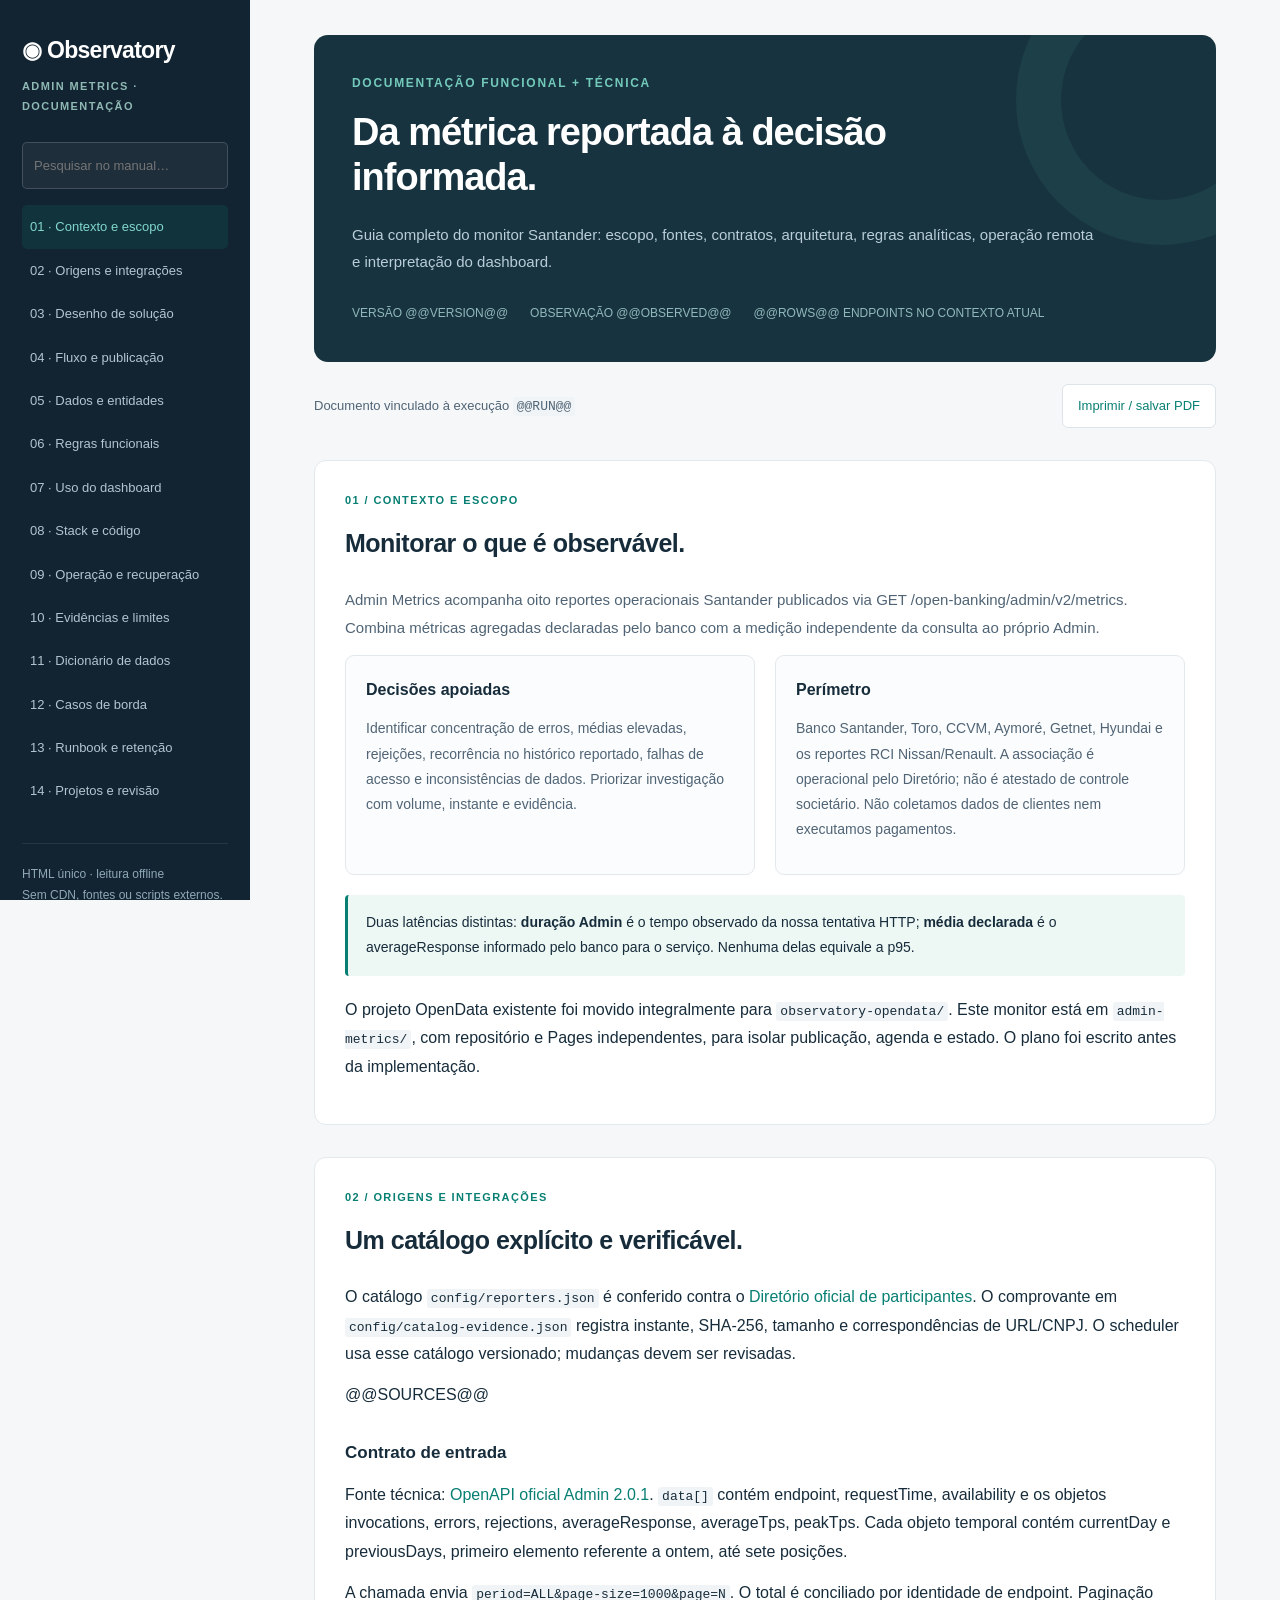
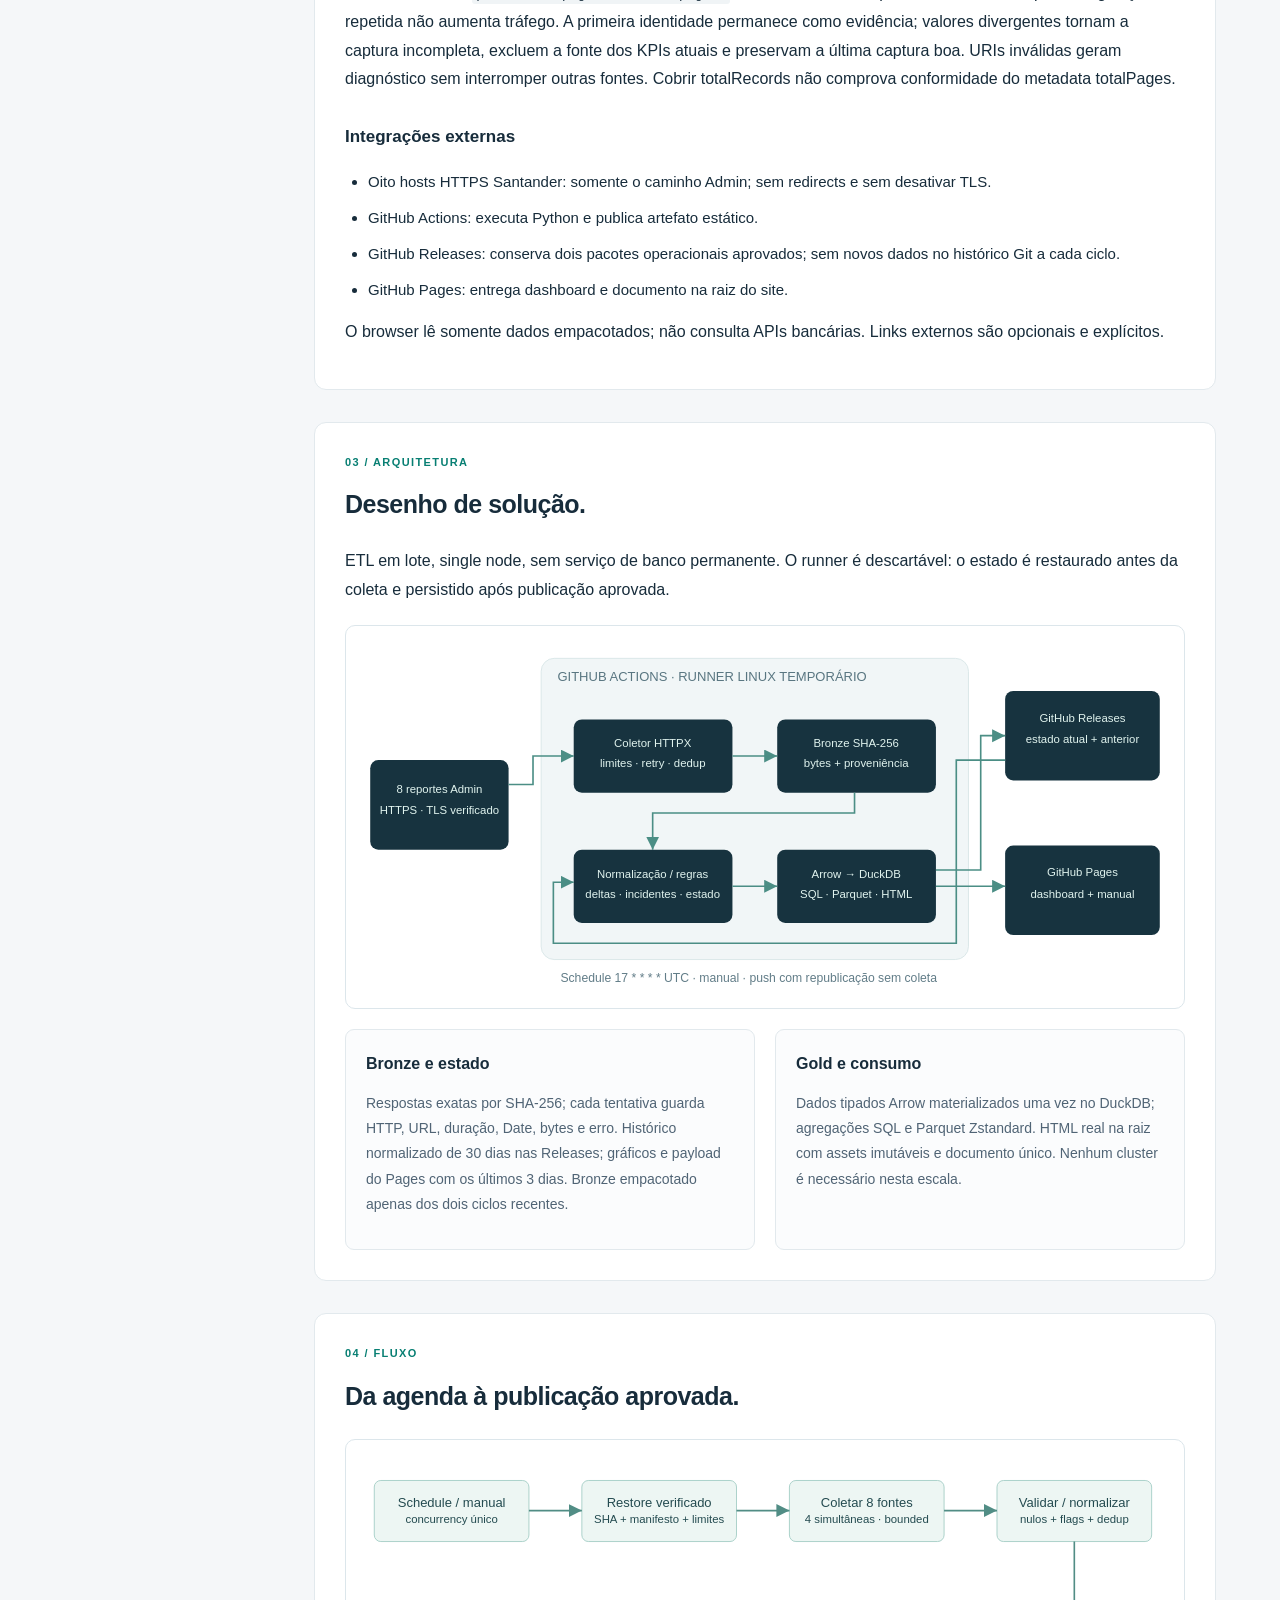
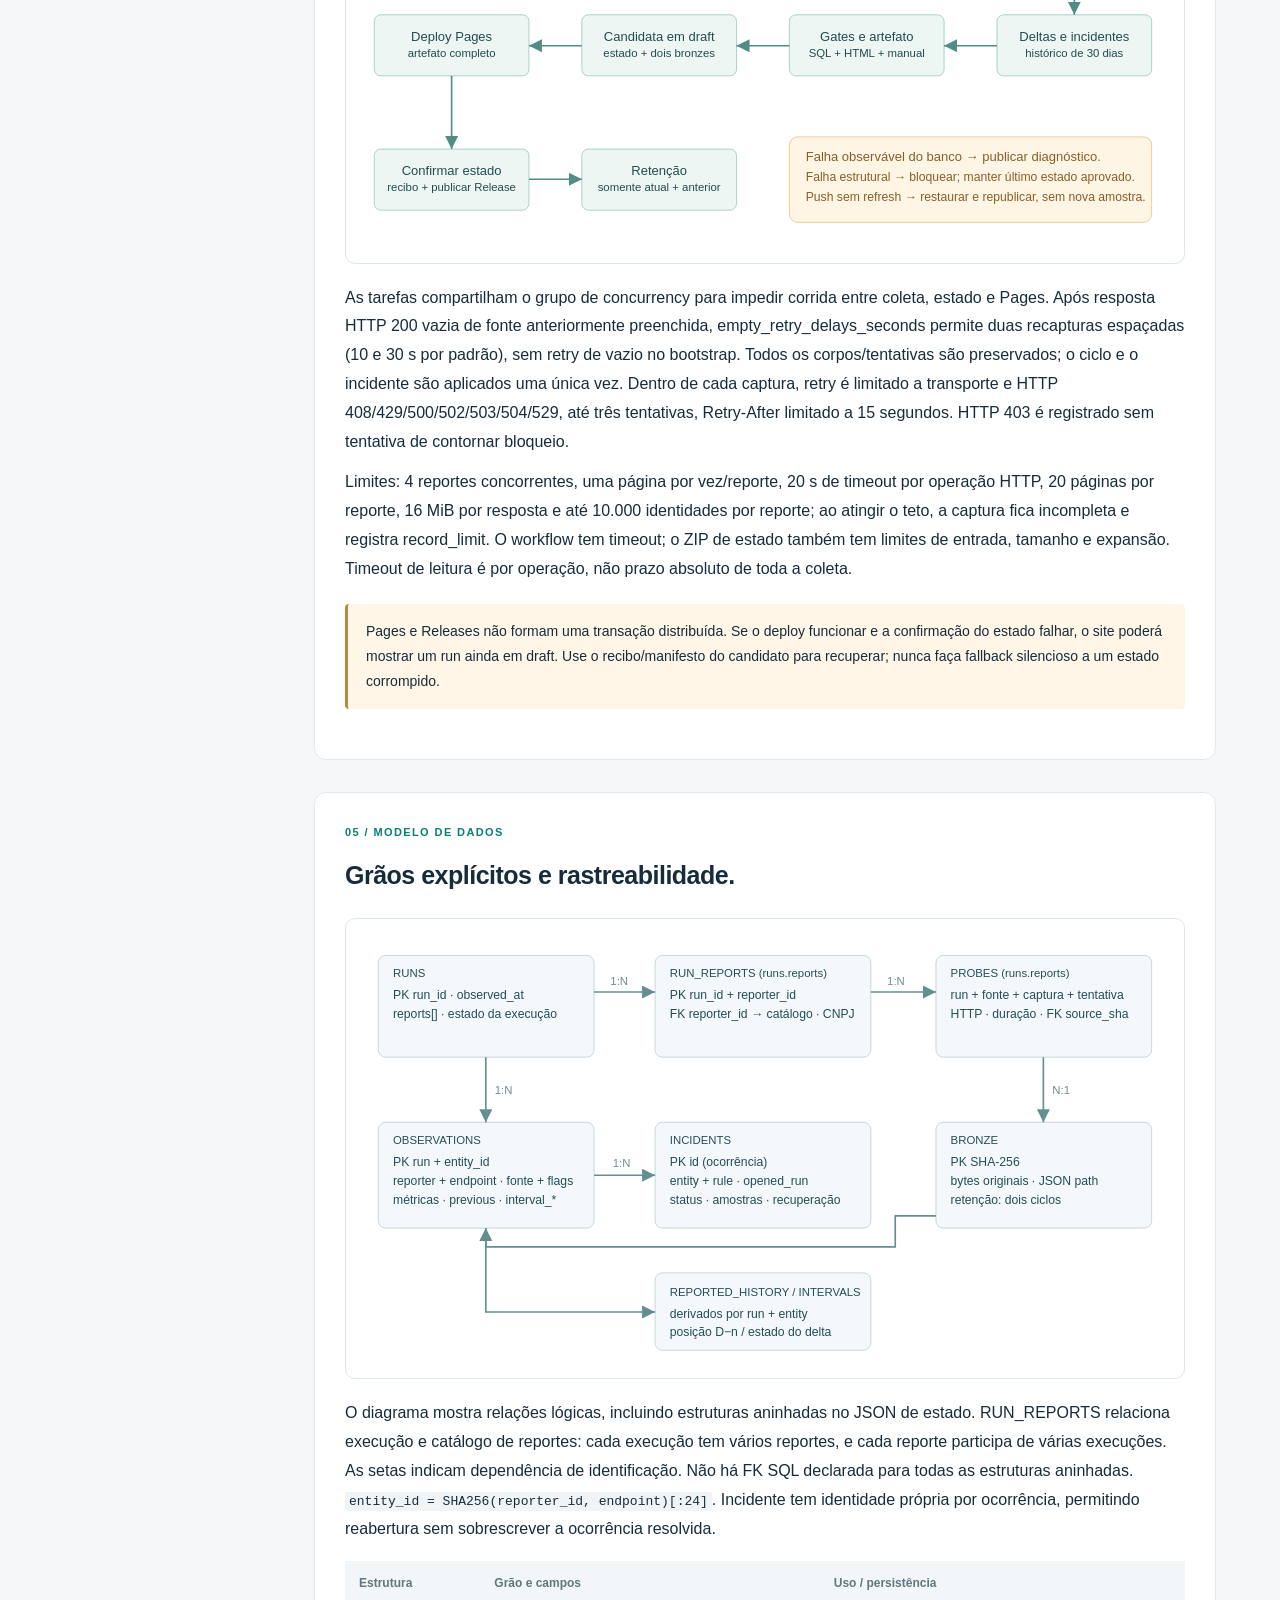
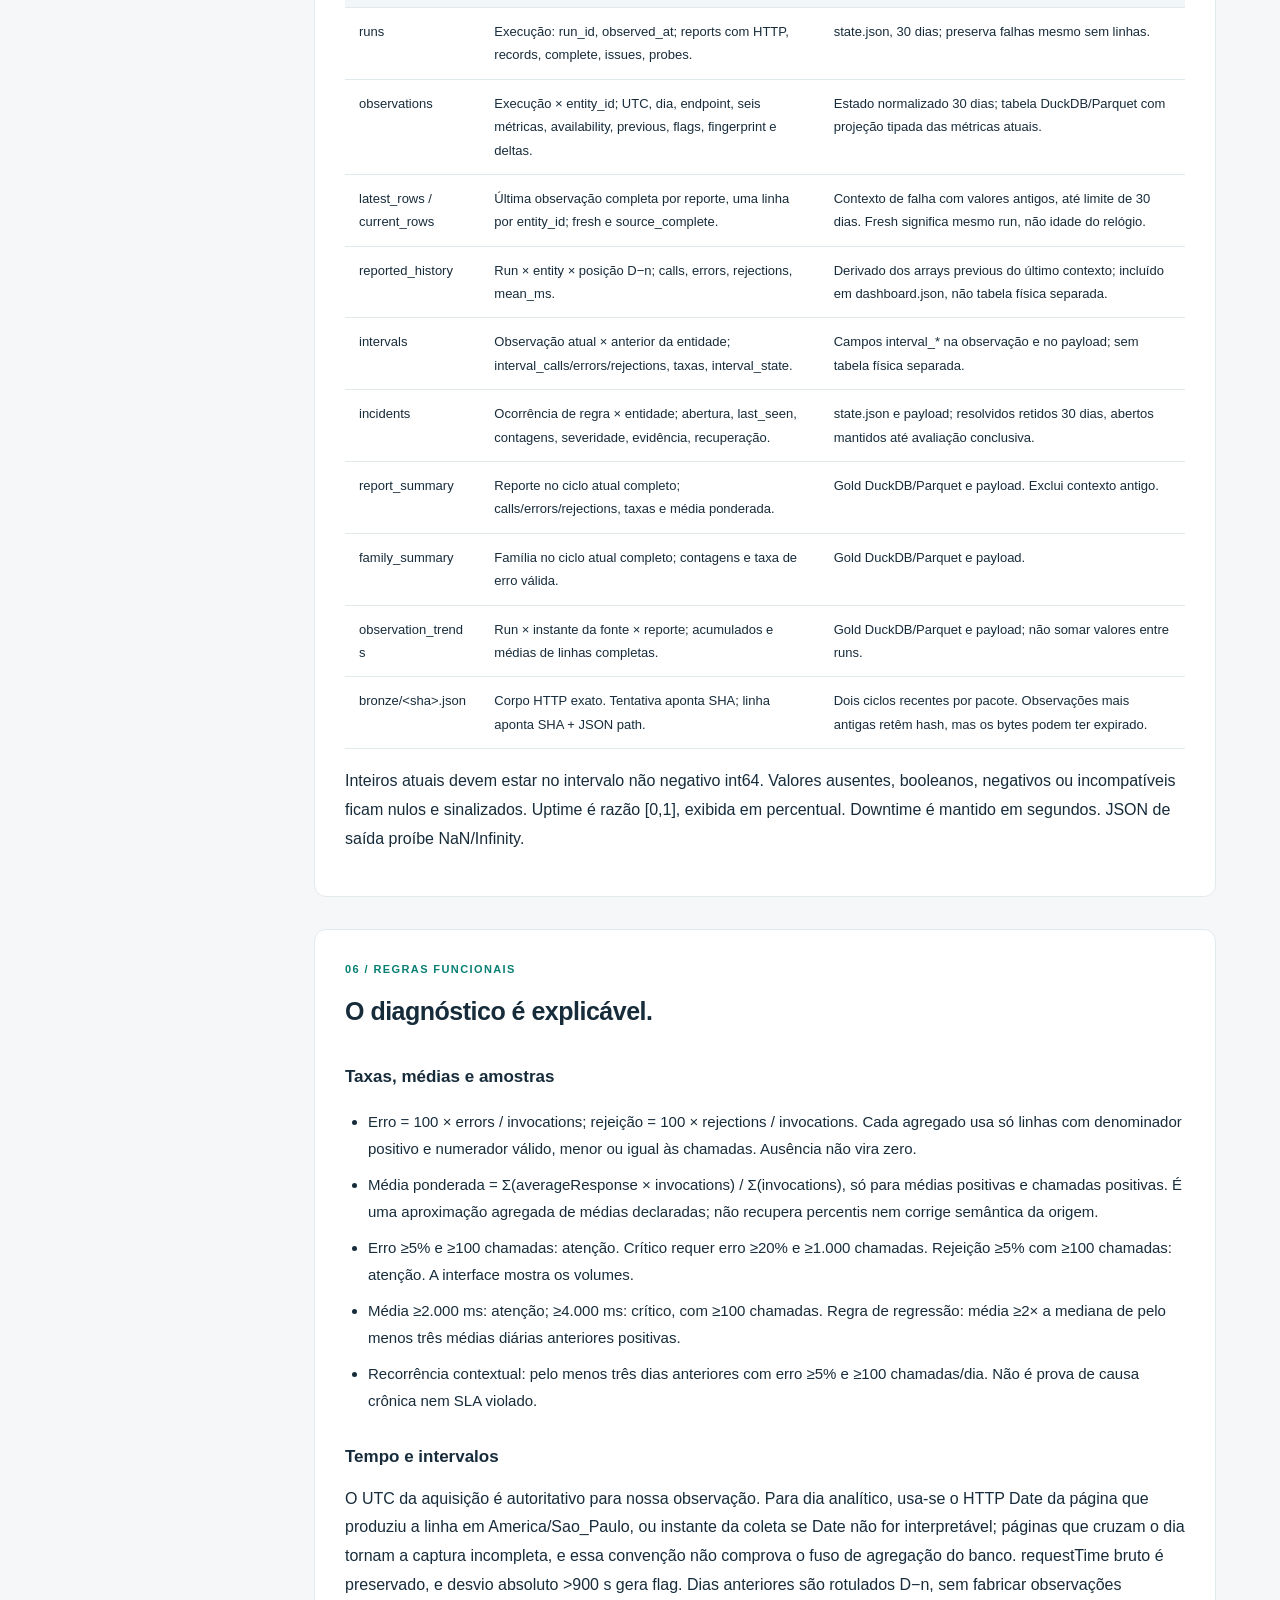
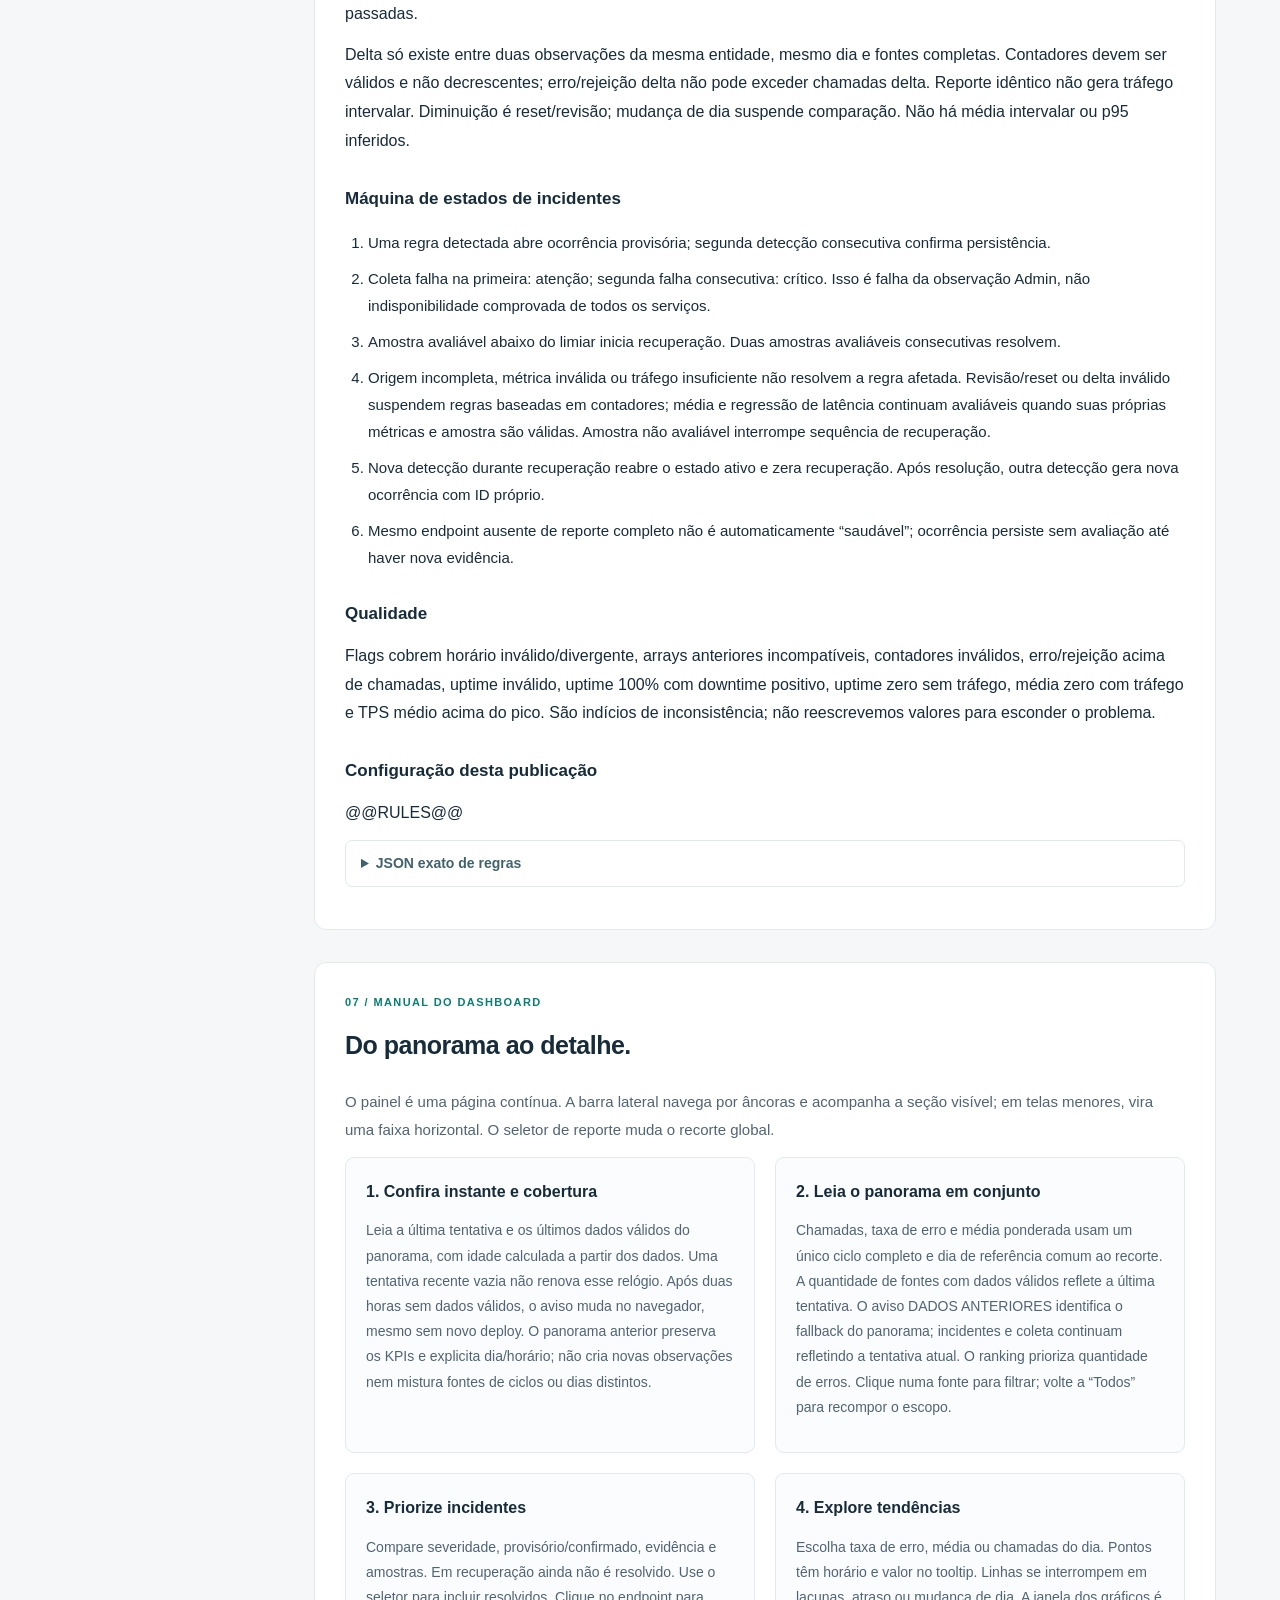
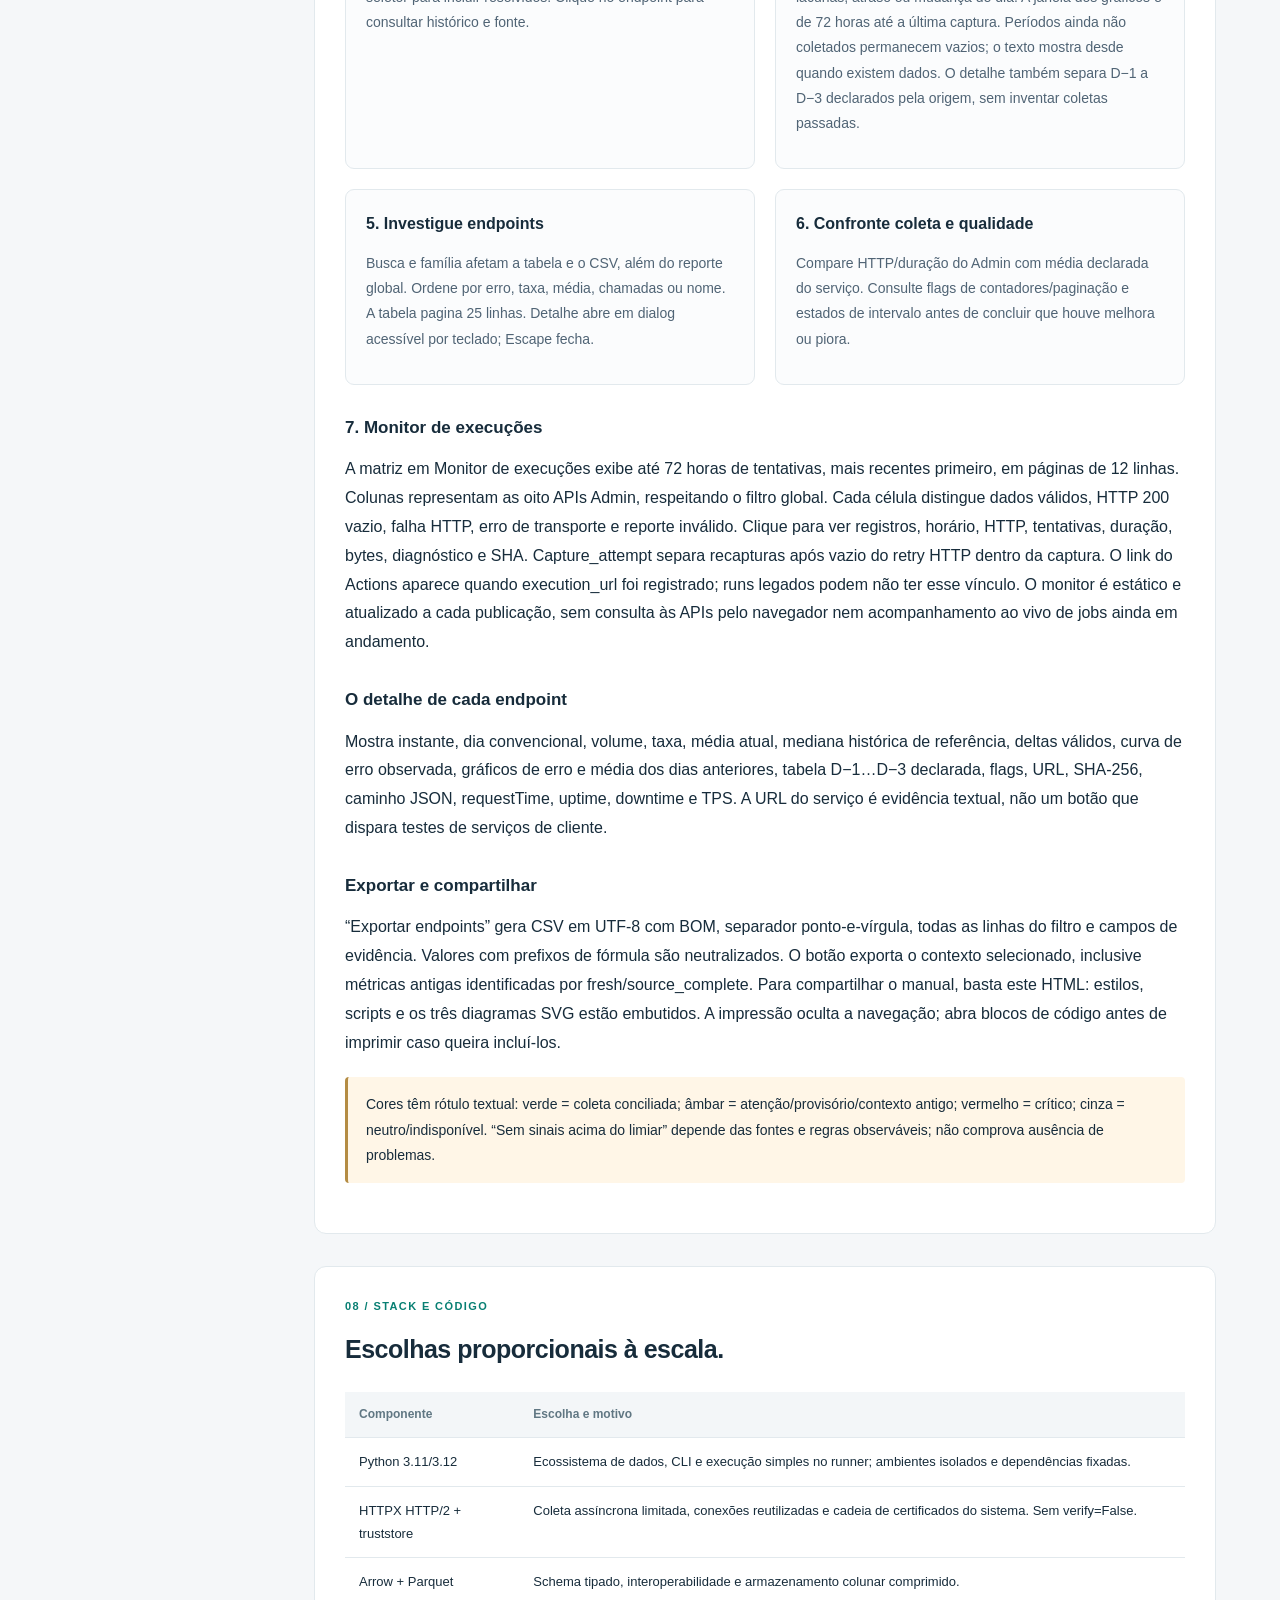
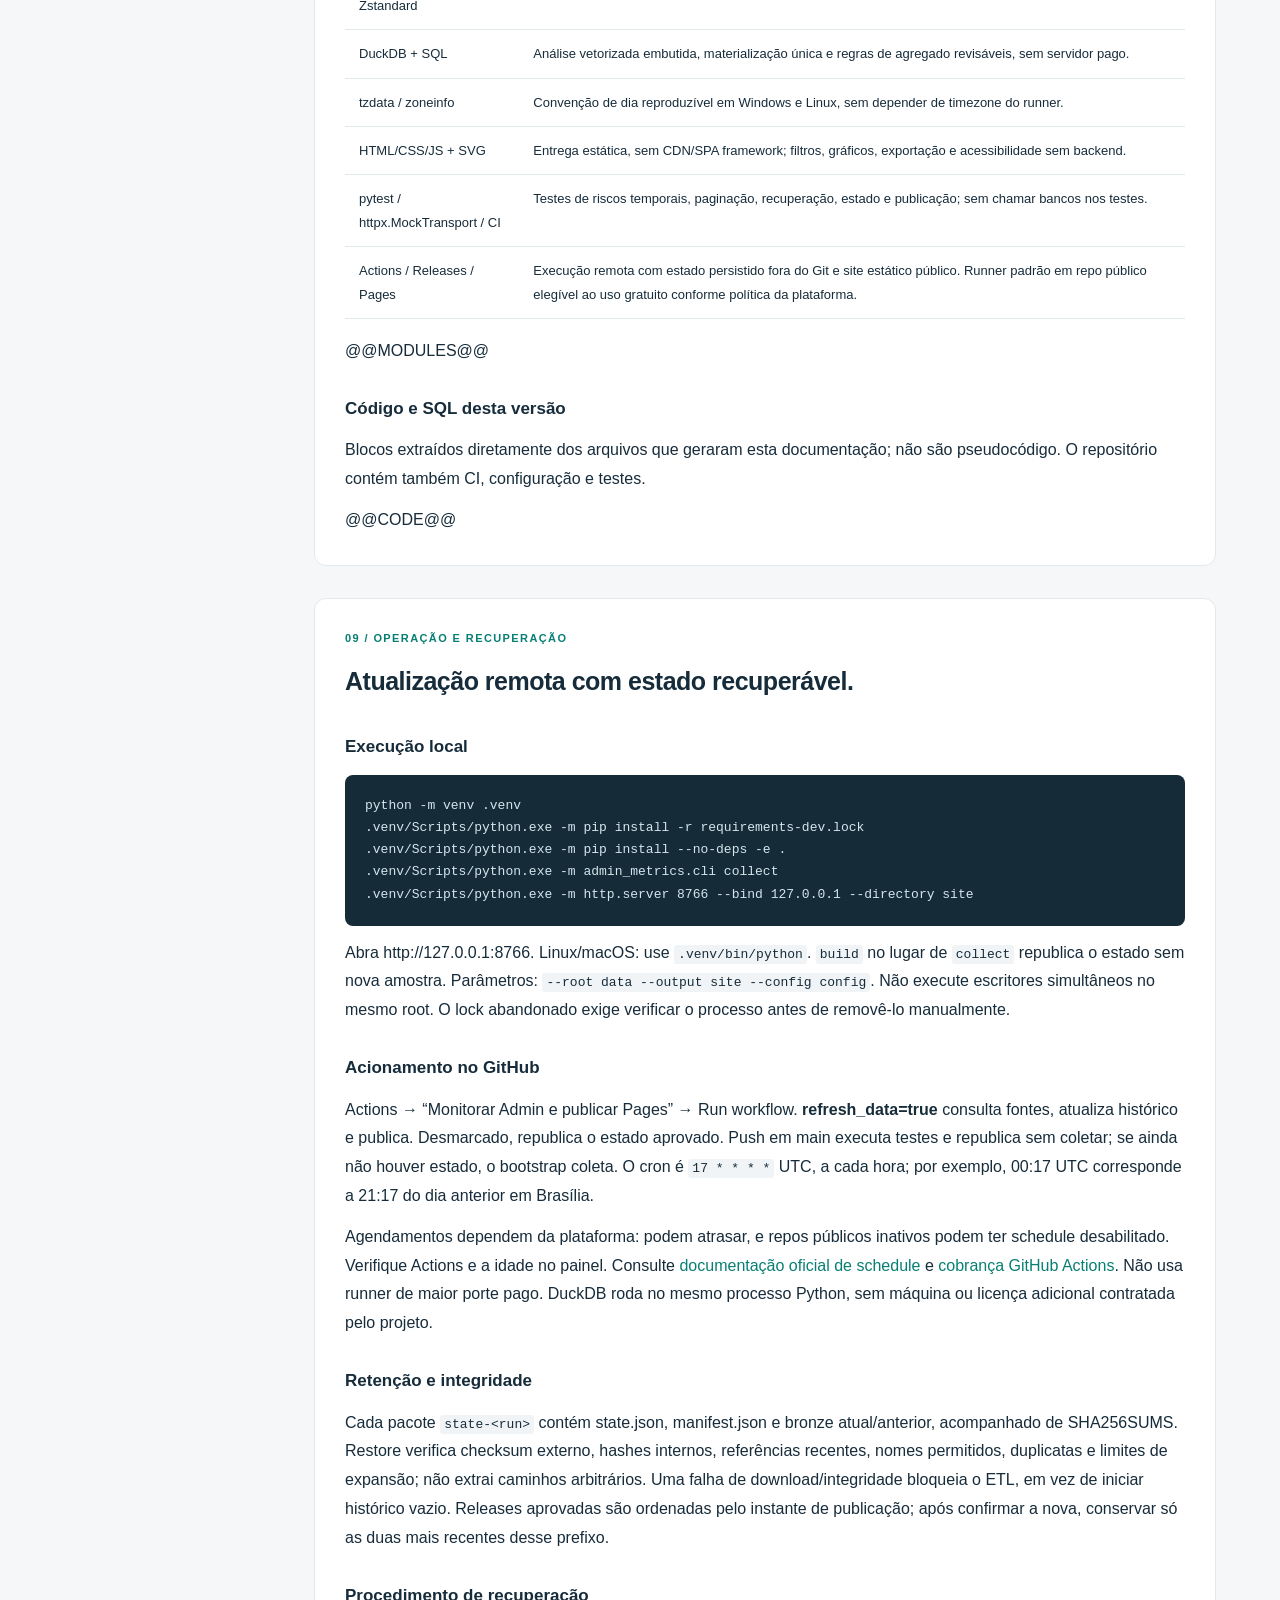
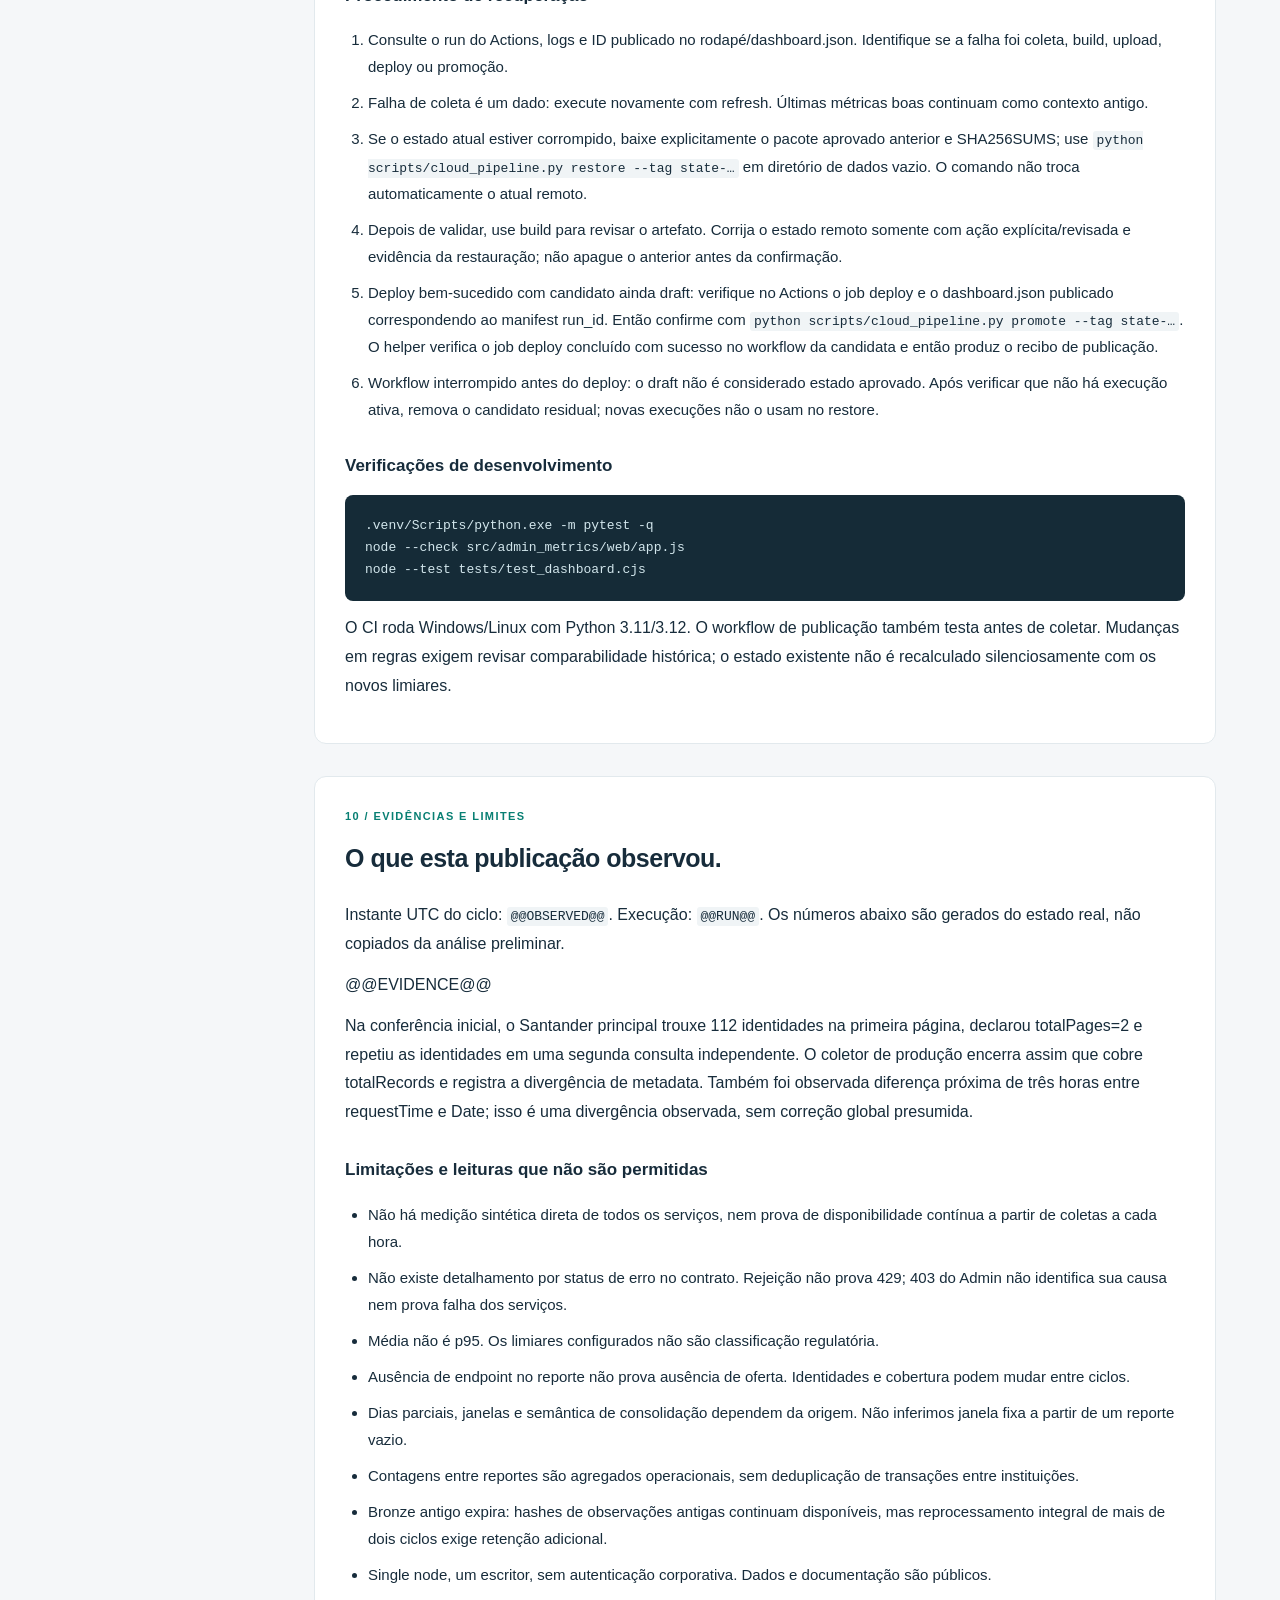
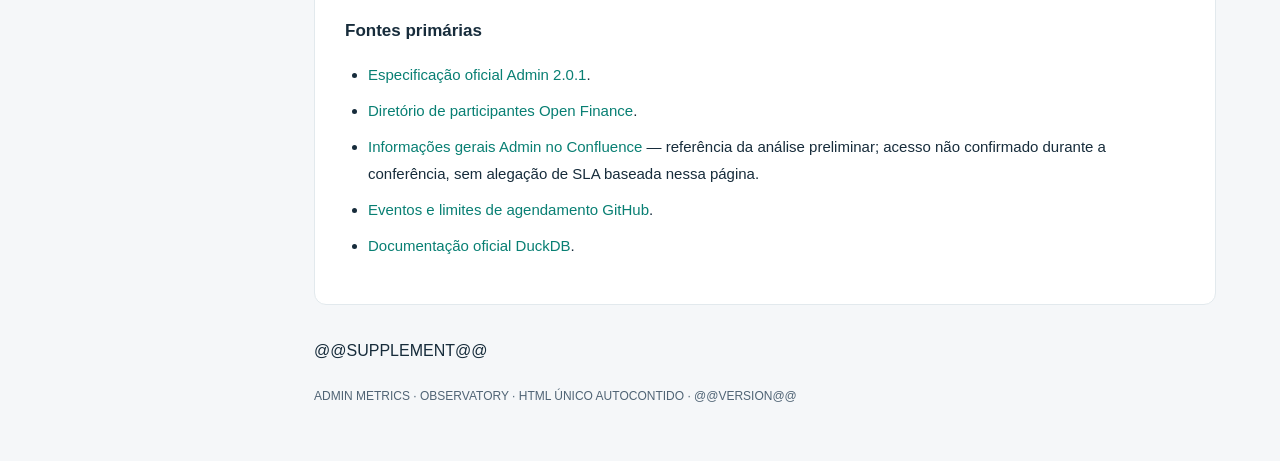
<file: src/admin_metrics/manual-template.html>
<!DOCTYPE html><html lang="pt-BR"><head><meta charset="utf-8"><meta name="viewport" content="width=device-width,initial-scale=1"><meta name="description" content="Documentação funcional e técnica completa do Admin Metrics. Arquitetura, regras, dados, operação e uso do dashboard."><title>Admin Metrics · Documentação funcional e técnica</title><style>
:root{font-family:Inter,'Segoe UI',Arial,sans-serif;color:#172c3b;background:#f5f7f9;line-height:1.8;font-size:16px;--teal:#087f73;--line:#e2e9ed}*{box-sizing:border-box}html{scroll-behavior:smooth;scroll-padding-top:25px}body{margin:0}a{color:var(--teal);text-decoration:none}a:hover{text-decoration:underline}aside{position:fixed;inset:0 auto 0 0;width:250px;background:#122331;color:white;padding:30px 22px;overflow:auto}.brand{font-size:23px;font-weight:600;letter-spacing:-.7px;color:white}.brand small{display:block;font-size:11px;letter-spacing:1.4px;color:#8fb9b4;margin-top:6px}aside input{width:100%;padding:11px;margin:25px 0 16px;border-radius:5px;border:1px solid #ffffff2a;background:#ffffff0d;color:white;font:inherit;font-size:13px}nav a{display:block;color:#b3c5d0;padding:10px 8px;font-size:13px;border-radius:5px}nav a:hover{background:#ffffff0b;color:#7bd3c1;text-decoration:none}nav a.active{background:#0a867728;color:#83d7cb}.aside-foot{margin-top:30px;border-top:1px solid #ffffff15;padding-top:20px;font-size:12px;color:#8fa8b7}.aside-foot a{display:block;color:#addbd1;margin-top:10px}main{margin-left:250px;padding:35px 5vw;max-width:1550px}.hero{background:#17333f;color:white;border-radius:14px;padding:38px;position:relative;overflow:hidden}.hero:after{content:'';position:absolute;width:200px;height:200px;right:-90px;top:-80px;border:45px solid #44847d24;border-radius:50%}.eyebrow{font-size:12px;letter-spacing:1.7px;font-weight:600;color:#73cabb;margin-bottom:15px}h1{font-size:38px;line-height:1.2;letter-spacing:-1px;max-width:700px;font-weight:580;margin:0 0 20px}h2{font-size:25px;font-weight:630;letter-spacing:-.5px;margin:10px 0 20px}h3{font-size:17px;margin:28px 0 12px}h4{font-size:16px;margin-bottom:8px}p{margin:12px 0}small{font-size:13px;color:#506475}.hero p{color:#b9ced8;max-width:750px;font-size:15px}.meta{display:flex;gap:22px;flex-wrap:wrap;color:#91b9bb;font-size:12px;margin-top:28px}.toolbar{display:flex;justify-content:space-between;align-items:center;margin:22px 0;color:#506475;font-size:13px}.button{display:inline-block;background:white;border:1px solid #dce4e9;border-radius:6px;padding:9px 15px;font:inherit;font-size:13px;color:var(--teal);cursor:pointer}.doc-section{margin:32px 0;padding:30px;background:white;border:1px solid var(--line);border-radius:12px;scroll-margin-top:25px}.number{font-size:11px;color:var(--teal);letter-spacing:1.4px;font-weight:700}.intro{font-size:15px;color:#506475;line-height:1.9}.callout{border-left:3px solid var(--teal);background:#edf7f4;padding:15px 18px;font-size:14px;margin:20px 0;border-radius:4px}.callout.amber{background:#fff6e7;border-color:#b48c43}.grid{display:grid;grid-template-columns:1fr 1fr;gap:20px}.tile{border:1px solid var(--line);border-radius:9px;padding:20px;background:#fbfcfd;font-size:14px}.tile h4{margin:0 0 10px}.tile p{color:#506475}.table-scroll{overflow:auto;margin:18px 0}.table-scroll table{min-width:680px}table{width:100%;border-collapse:collapse;font-size:13px}td,th{padding:12px 14px;border-bottom:1px solid var(--line);text-align:left;vertical-align:top}th{background:#f3f6f8;font-size:12px;color:#607783;font-weight:600;white-space:nowrap}td{overflow-wrap:anywhere;min-width:100px}li{margin:9px 0}ul,ol{padding-left:23px;font-size:15px}code{font-family:Consolas,monospace;font-size:13px;background:#f0f4f6;padding:2px 4px;border-radius:3px;overflow-wrap:anywhere}pre{background:#152b37;color:#d2e6ec;padding:20px;border-radius:8px;overflow:auto;max-height:600px;line-height:1.7;font-size:13px}pre code{background:none;padding:0;color:inherit;font-size:inherit}details{border:1px solid var(--line);border-radius:7px;margin:12px 0;padding:10px 15px}summary{cursor:pointer;font-size:14px;color:#41626d;font-weight:600}svg{max-width:100%;height:auto;display:block;margin:20px auto}svg text{font-family:'Segoe UI',Arial,sans-serif}footer{font-size:12px;color:#506475;padding:20px 0}button:focus-visible,a:focus-visible,input:focus-visible,summary:focus-visible{outline:3px solid #34b29f;outline-offset:3px}.search-hidden{display:none}.no-results{color:#a55a2e;font-size:13px}[hidden]{display:none!important}
@media(max-width:1000px){aside{width:210px;padding:25px 16px}main{margin-left:210px;padding:30px 3vw}h1{font-size:31px}.doc-section{padding:25px}.grid{grid-template-columns:1fr}}@media(max-width:700px){aside{position:relative;width:auto;padding:20px}aside input{margin:15px 0}nav{display:flex;overflow:auto}nav a{white-space:nowrap;padding:8px 12px}.aside-foot{display:none}main{margin:0;padding:20px 14px}.hero{padding:25px}h1{font-size:29px}.doc-section{padding:22px 18px}h2{font-size:23px}.toolbar{align-items:start;gap:15px}.meta{gap:12px}.table-scroll{margin-inline:-10px}}
@media(prefers-reduced-motion:reduce){html{scroll-behavior:auto}}@media print{aside,.toolbar{display:none}main{margin:0;padding:0}.hero{print-color-adjust:exact}.doc-section{border:0;padding:15px 0;break-inside:avoid}pre{white-space:pre-wrap;max-height:none}details:not([open]){display:none}.search-hidden{display:block}.grid{grid-template-columns:1fr 1fr}a{color:#172c3b}}
.diagram-scroll{overflow-x:auto;margin:20px 0;border:1px solid #dce6eb;border-radius:10px;padding:12px;background:#fff}.diagram-scroll svg{min-width:800px;width:100%;margin:0}.diagram-hint{display:none}@media(max-width:700px){.diagram-hint{display:block;font-size:13px;color:#506475}}@media print{.diagram-scroll{overflow:visible;border:0;padding:0}.diagram-scroll svg{min-width:0}.diagram-hint{display:none}}</style></head><body><aside><a href="#inicio" class="brand">◉ Observatory<small>ADMIN METRICS · DOCUMENTAÇÃO</small></a><label for="search" hidden>Pesquisar documentação</label><input id="search" type="search" placeholder="Pesquisar no manual…" aria-label="Pesquisar no manual"><p id="no-results" class="no-results" hidden>Nenhuma seção encontrada.</p><nav aria-label="Índice do manual"><a href="#contexto">01 · Contexto e escopo</a><a href="#fontes">02 · Origens e integrações</a><a href="#solucao">03 · Desenho de solução</a><a href="#fluxo">04 · Fluxo e publicação</a><a href="#modelo">05 · Dados e entidades</a><a href="#regras">06 · Regras funcionais</a><a href="#dashboard">07 · Uso do dashboard</a><a href="#stack">08 · Stack e código</a><a href="#operacao">09 · Operação e recuperação</a><a href="#evidencias">10 · Evidências e limites</a><a href="#dicionario">11 · Dicionário de dados</a><a href="#interpretacao">12 · Casos de borda</a><a href="#continuidade">13 · Runbook e retenção</a><a href="#revisao">14 · Projetos e revisão</a></nav><div class="aside-foot">HTML único · leitura offline<br>Sem CDN, fontes ou scripts externos.<a href="https://alebitencourtx.github.io/admin-metrics/">Dashboard publicado ↗</a><a href="https://github.com/alebitencourtx/admin-metrics">Repositório público ↗</a></div></aside><main id="inicio"><header class="hero"><div class="eyebrow">DOCUMENTAÇÃO FUNCIONAL + TÉCNICA</div><h1>Da métrica reportada à decisão informada.</h1><p>Guia completo do monitor Santander: escopo, fontes, contratos, arquitetura, regras analíticas, operação remota e interpretação do dashboard.</p><div class="meta"><span>VERSÃO @@VERSION@@</span><span>OBSERVAÇÃO @@OBSERVED@@</span><span>@@ROWS@@ ENDPOINTS NO CONTEXTO ATUAL</span></div></header><div class="toolbar"><span>Documento vinculado à execução <code>@@RUN@@</code></span><button class="button" id="print">Imprimir / salvar PDF</button></div>
<section id="contexto" class="doc-section"><div class="number">01 / CONTEXTO E ESCOPO</div><h2>Monitorar o que é observável.</h2><p class="intro">Admin Metrics acompanha oito reportes operacionais Santander publicados via GET /open-banking/admin/v2/metrics. Combina métricas agregadas declaradas pelo banco com a medição independente da consulta ao próprio Admin.</p><div class="grid"><article class="tile"><h4>Decisões apoiadas</h4><p>Identificar concentração de erros, médias elevadas, rejeições, recorrência no histórico reportado, falhas de acesso e inconsistências de dados. Priorizar investigação com volume, instante e evidência.</p></article><article class="tile"><h4>Perímetro</h4><p>Banco Santander, Toro, CCVM, Aymoré, Getnet, Hyundai e os reportes RCI Nissan/Renault. A associação é operacional pelo Diretório; não é atestado de controle societário. Não coletamos dados de clientes nem executamos pagamentos.</p></article></div><div class="callout">Duas latências distintas: <strong>duração Admin</strong> é o tempo observado da nossa tentativa HTTP; <strong>média declarada</strong> é o averageResponse informado pelo banco para o serviço. Nenhuma delas equivale a p95.</div><p>O projeto OpenData existente foi movido integralmente para <code>observatory-opendata/</code>. Este monitor está em <code>admin-metrics/</code>, com repositório e Pages independentes, para isolar publicação, agenda e estado. O plano foi escrito antes da implementação.</p></section>
<section id="fontes" class="doc-section"><div class="number">02 / ORIGENS E INTEGRAÇÕES</div><h2>Um catálogo explícito e verificável.</h2><p>O catálogo <code>config/reporters.json</code> é conferido contra o <a href="https://data.directory.openbankingbrasil.org.br/participants">Diretório oficial de participantes</a>. O comprovante em <code>config/catalog-evidence.json</code> registra instante, SHA-256, tamanho e correspondências de URL/CNPJ. O scheduler usa esse catálogo versionado; mudanças devem ser revisadas.</p>@@SOURCES@@<h3>Contrato de entrada</h3><p>Fonte técnica: <a href="https://raw.githubusercontent.com/OpenBanking-Brasil/openapi/main/swagger-apis/admin/2.0.1.yml">OpenAPI oficial Admin 2.0.1</a>. <code>data[]</code> contém endpoint, requestTime, availability e os objetos invocations, errors, rejections, averageResponse, averageTps, peakTps. Cada objeto temporal contém currentDay e previousDays, primeiro elemento referente a ontem, até sete posições.</p><p>A chamada envia <code>period=ALL&amp;page-size=1000&amp;page=N</code>. O total é conciliado por identidade de endpoint. Paginação repetida não aumenta tráfego. A primeira identidade permanece como evidência; valores divergentes tornam a captura incompleta, excluem a fonte dos KPIs atuais e preservam a última captura boa. URIs inválidas geram diagnóstico sem interromper outras fontes. Cobrir totalRecords não comprova conformidade do metadata totalPages.</p><h3>Integrações externas</h3><ul><li>Oito hosts HTTPS Santander: somente o caminho Admin; sem redirects e sem desativar TLS.</li><li>GitHub Actions: executa Python e publica artefato estático.</li><li>GitHub Releases: conserva dois pacotes operacionais aprovados; sem novos dados no histórico Git a cada ciclo.</li><li>GitHub Pages: entrega dashboard e documento na raiz do site.</li></ul><p>O browser lê somente dados empacotados; não consulta APIs bancárias. Links externos são opcionais e explícitos.</p></section>
<section id="solucao" class="doc-section"><div class="number">03 / ARQUITETURA</div><h2>Desenho de solução.</h2><p>ETL em lote, single node, sem serviço de banco permanente. O runner é descartável: o estado é restaurado antes da coleta e persistido após publicação aprovada.</p>
<div class="diagram-scroll" tabindex="0" role="region" aria-label="Diagrama com rolagem horizontal"><svg id="solution-svg" viewBox="0 0 1000 440" role="img" aria-label="Arquitetura: Santander, runner ETL, Releases e Pages"><defs><marker id="arrow-s" markerWidth="9" markerHeight="9" refX="8" refY="4" orient="auto"><path d="M0,0 L8,4 L0,8" fill="#4b8e85"/></marker></defs><rect x="225" y="25" width="525" height="370" rx="16" fill="#f1f6f7" stroke="#d5e4e6"/><text x="245" y="53" fill="#597681" font-size="16">GITHUB ACTIONS · RUNNER LINUX TEMPORÁRIO</text><g fill="#17333f"><rect x="15" y="150" width="170" height="110" rx="10"/><rect x="265" y="100" width="195" height="90" rx="10"/><rect x="515" y="100" width="195" height="90" rx="10"/><rect x="265" y="260" width="195" height="90" rx="10"/><rect x="515" y="260" width="195" height="90" rx="10"/><rect x="795" y="65" width="190" height="110" rx="10"/><rect x="795" y="255" width="190" height="110" rx="10"/></g><g fill="#e0f3ee" font-size="14" text-anchor="middle"><text x="100" y="190">8 reportes Admin</text><text x="100" y="216" font-size="14">HTTPS · TLS verificado</text><text x="362" y="134">Coletor HTTPX</text><text x="362" y="158" font-size="14">limites · retry · dedup</text><text x="612" y="134">Bronze SHA-256</text><text x="612" y="158" font-size="14">bytes + proveniência</text><text x="362" y="295">Normalização / regras</text><text x="362" y="319" font-size="14">deltas · incidentes · estado</text><text x="612" y="295">Arrow → DuckDB</text><text x="612" y="319" font-size="14">SQL · Parquet · HTML</text><text x="890" y="103">GitHub Releases</text><text x="890" y="129" font-size="14">estado atual + anterior</text><text x="890" y="293">GitHub Pages</text><text x="890" y="319" font-size="14">dashboard + manual</text></g><g fill="none" stroke="#4b8e85" stroke-width="2" marker-end="url(#arrow-s)"><path d="M185 180 L215 180 L215 145 L265 145"/><path d="M460 145 L515 145"/><path d="M610 190 L610 215 L362 215 L362 260"/><path d="M460 305 L515 305"/><path d="M710 305 L795 305"/><path d="M710 285 L765 285 L765 120 L795 120"/><path d="M795 150 L735 150 L735 375 L240 375 L240 300 L265 300"/></g><text x="480" y="423" font-size="15" fill="#627d88" text-anchor="middle">Schedule 17 * * * * UTC · manual · push com republicação sem coleta</text></svg></div><p class="diagram-hint">Deslize o diagrama lateralmente para ler todos os detalhes.</p>
<div class="grid"><div class="tile"><h4>Bronze e estado</h4><p>Respostas exatas por SHA-256; cada tentativa guarda HTTP, URL, duração, Date, bytes e erro. Histórico normalizado de 30 dias nas Releases; gráficos e payload do Pages com os últimos 3 dias. Bronze empacotado apenas dos dois ciclos recentes.</p></div><div class="tile"><h4>Gold e consumo</h4><p>Dados tipados Arrow materializados uma vez no DuckDB; agregações SQL e Parquet Zstandard. HTML real na raiz com assets imutáveis e documento único. Nenhum cluster é necessário nesta escala.</p></div></div></section>
<section id="fluxo" class="doc-section"><div class="number">04 / FLUXO</div><h2>Da agenda à publicação aprovada.</h2>
<div class="diagram-scroll" tabindex="0" role="region" aria-label="Diagrama com rolagem horizontal"><svg id="flow-svg" viewBox="0 0 1000 490" role="img" aria-label="Fluxo ETL e publicação com gates e retenção"><defs><marker id="arrow-f" markerWidth="9" markerHeight="9" refX="8" refY="4" orient="auto"><path d="M0,0 L8,4 L0,8" fill="#518d85"/></marker></defs><g fill="#edf6f3" stroke="#9cc9c0"><rect x="20" y="35" width="190" height="75" rx="8"/><rect x="275" y="35" width="190" height="75" rx="8"/><rect x="530" y="35" width="190" height="75" rx="8"/><rect x="785" y="35" width="190" height="75" rx="8"/><rect x="785" y="200" width="190" height="75" rx="8"/><rect x="530" y="200" width="190" height="75" rx="8"/><rect x="275" y="200" width="190" height="75" rx="8"/><rect x="20" y="200" width="190" height="75" rx="8"/><rect x="20" y="365" width="190" height="75" rx="8"/><rect x="275" y="365" width="190" height="75" rx="8"/></g><g fill="#244b50" font-size="16" text-anchor="middle"><text x="115" y="67">Schedule / manual</text><text x="115" y="87" font-size="14">concurrency único</text><text x="370" y="67">Restore verificado</text><text x="370" y="87" font-size="14">SHA + manifesto + limites</text><text x="625" y="67">Coletar 8 fontes</text><text x="625" y="87" font-size="14">4 simultâneas · bounded</text><text x="880" y="67">Validar / normalizar</text><text x="880" y="87" font-size="14">nulos + flags + dedup</text><text x="880" y="232">Deltas e incidentes</text><text x="880" y="252" font-size="14">histórico de 30 dias</text><text x="625" y="232">Gates e artefato</text><text x="625" y="252" font-size="14">SQL + HTML + manual</text><text x="370" y="232">Candidata em draft</text><text x="370" y="252" font-size="14">estado + dois bronzes</text><text x="115" y="232">Deploy Pages</text><text x="115" y="252" font-size="14">artefato completo</text><text x="115" y="397">Confirmar estado</text><text x="115" y="417" font-size="14">recibo + publicar Release</text><text x="370" y="397">Retenção</text><text x="370" y="417" font-size="14">somente atual + anterior</text></g><g stroke="#518d85" stroke-width="2" fill="none" marker-end="url(#arrow-f)"><path d="M210 72 H275"/><path d="M465 72 H530"/><path d="M720 72 H785"/><path d="M880 110 V200"/><path d="M785 238 H720"/><path d="M530 238 H465"/><path d="M275 238 H210"/><path d="M115 275 V365"/><path d="M210 402 H275"/></g><rect x="530" y="350" width="445" height="105" rx="10" fill="#fff5e5" stroke="#e7c383"/><text x="550" y="379" fill="#865f28" font-size="16">Falha observável do banco → publicar diagnóstico.</text><text x="550" y="404" fill="#865f28" font-size="15">Falha estrutural → bloquear; manter último estado aprovado.</text><text x="550" y="429" fill="#865f28" font-size="15">Push sem refresh → restaurar e republicar, sem nova amostra.</text></svg></div><p class="diagram-hint">Deslize o diagrama lateralmente para ler todos os detalhes.</p>
<p>As tarefas compartilham o grupo de concurrency para impedir corrida entre coleta, estado e Pages. Após resposta HTTP 200 vazia de fonte anteriormente preenchida, empty_retry_delays_seconds permite duas recapturas espaçadas (10 e 30 s por padrão), sem retry de vazio no bootstrap. Todos os corpos/tentativas são preservados; o ciclo e o incidente são aplicados uma única vez. Dentro de cada captura, retry é limitado a transporte e HTTP 408/429/500/502/503/504/529, até três tentativas, Retry-After limitado a 15 segundos. HTTP 403 é registrado sem tentativa de contornar bloqueio.</p><p>Limites: 4 reportes concorrentes, uma página por vez/reporte, 20 s de timeout por operação HTTP, 20 páginas por reporte, 16 MiB por resposta e até 10.000 identidades por reporte; ao atingir o teto, a captura fica incompleta e registra record_limit. O workflow tem timeout; o ZIP de estado também tem limites de entrada, tamanho e expansão. Timeout de leitura é por operação, não prazo absoluto de toda a coleta.</p><div class="callout amber">Pages e Releases não formam uma transação distribuída. Se o deploy funcionar e a confirmação do estado falhar, o site poderá mostrar um run ainda em draft. Use o recibo/manifesto do candidato para recuperar; nunca faça fallback silencioso a um estado corrompido.</div></section>
<section id="modelo" class="doc-section"><div class="number">05 / MODELO DE DADOS</div><h2>Grãos explícitos e rastreabilidade.</h2><div class="diagram-scroll" tabindex="0" role="region" aria-label="Diagrama com rolagem horizontal"><svg id="er-svg" viewBox="0 0 1000 535" role="img" aria-label="Entidades e relações de execuções, fontes, tentativas, bronze, observações e incidentes"><defs><marker id="arrow-e" markerWidth="9" markerHeight="9" refX="8" refY="4" orient="auto"><path d="M0,0 L8,4 L0,8" fill="#648f90"/></marker></defs><g fill="#f4f8fa" stroke="#bcced7"><rect x="25" y="30" width="265" height="125" rx="9"/><rect x="365" y="30" width="265" height="125" rx="9"/><rect x="710" y="30" width="265" height="125" rx="9"/><rect x="25" y="235" width="265" height="130" rx="9"/><rect x="365" y="235" width="265" height="130" rx="9"/><rect x="710" y="235" width="265" height="130" rx="9"/><rect x="365" y="420" width="265" height="95" rx="9"/></g><g fill="#244d58" font-size="14"><text x="43" y="57">RUNS</text><text x="43" y="84" font-size="15">PK run_id · observed_at</text><text x="43" y="107" font-size="15">reports[] · estado da execução</text><text x="383" y="57">RUN_REPORTS (runs.reports)</text><text x="383" y="84" font-size="15">PK run_id + reporter_id</text><text x="383" y="107" font-size="15">FK reporter_id → catálogo · CNPJ</text><text x="728" y="57">PROBES (runs.reports)</text><text x="728" y="84" font-size="15">run + fonte + captura + tentativa</text><text x="728" y="107" font-size="15">HTTP · duração · FK source_sha</text><text x="43" y="262">OBSERVATIONS</text><text x="43" y="289" font-size="15">PK run + entity_id</text><text x="43" y="312" font-size="15">reporter + endpoint · fonte + flags</text><text x="43" y="335" font-size="15">métricas · previous · interval_*</text><text x="383" y="262">INCIDENTS</text><text x="383" y="289" font-size="15">PK id (ocorrência)</text><text x="383" y="312" font-size="15">entity + rule · opened_run</text><text x="383" y="335" font-size="15">status · amostras · recuperação</text><text x="728" y="262">BRONZE</text><text x="728" y="289" font-size="15">PK SHA-256</text><text x="728" y="312" font-size="15">bytes originais · JSON path</text><text x="728" y="335" font-size="15">retenção: dois ciclos</text><text x="383" y="449">REPORTED_HISTORY / INTERVALS</text><text x="383" y="476" font-size="15">derivados por run + entity</text><text x="383" y="498" font-size="15">posição D−n / estado do delta</text></g><g stroke="#648f90" stroke-width="2" fill="none" marker-end="url(#arrow-e)"><path d="M290 75 H365"/><path d="M630 75 H710"/><path d="M157 155 V235"/><path d="M842 155 V235"/><path d="M290 300 H365"/><path d="M710 350 H660 V388 H157 V365"/><path d="M157 365 V468 H365"/></g><g fill="#718b95" font-size="14"><text x="310" y="66">1:N</text><text x="650" y="66">1:N</text><text x="168" y="200">1:N</text><text x="853" y="200">N:1</text><text x="313" y="290">1:N</text></g></svg></div><p class="diagram-hint">Deslize o diagrama lateralmente para ler todos os detalhes.</p>
<p>O diagrama mostra relações lógicas, incluindo estruturas aninhadas no JSON de estado. RUN_REPORTS relaciona execução e catálogo de reportes: cada execução tem vários reportes, e cada reporte participa de várias execuções. As setas indicam dependência de identificação. Não há FK SQL declarada para todas as estruturas aninhadas. <code>entity_id = SHA256(reporter_id, endpoint)[:24]</code>. Incidente tem identidade própria por ocorrência, permitindo reabertura sem sobrescrever a ocorrência resolvida.</p>
<div class="table-scroll"><table><thead><tr><th>Estrutura</th><th>Grão e campos</th><th>Uso / persistência</th></tr></thead><tbody><tr><td>runs</td><td>Execução: run_id, observed_at; reports com HTTP, records, complete, issues, probes.</td><td>state.json, 30 dias; preserva falhas mesmo sem linhas.</td></tr><tr><td>observations</td><td>Execução × entity_id; UTC, dia, endpoint, seis métricas, availability, previous, flags, fingerprint e deltas.</td><td>Estado normalizado 30 dias; tabela DuckDB/Parquet com projeção tipada das métricas atuais.</td></tr><tr><td>latest_rows / current_rows</td><td>Última observação completa por reporte, uma linha por entity_id; fresh e source_complete.</td><td>Contexto de falha com valores antigos, até limite de 30 dias. Fresh significa mesmo run, não idade do relógio.</td></tr><tr><td>reported_history</td><td>Run × entity × posição D−n; calls, errors, rejections, mean_ms.</td><td>Derivado dos arrays previous do último contexto; incluído em dashboard.json, não tabela física separada.</td></tr><tr><td>intervals</td><td>Observação atual × anterior da entidade; interval_calls/errors/rejections, taxas, interval_state.</td><td>Campos interval_* na observação e no payload; sem tabela física separada.</td></tr><tr><td>incidents</td><td>Ocorrência de regra × entidade; abertura, last_seen, contagens, severidade, evidência, recuperação.</td><td>state.json e payload; resolvidos retidos 30 dias, abertos mantidos até avaliação conclusiva.</td></tr><tr><td>report_summary</td><td>Reporte no ciclo atual completo; calls/errors/rejections, taxas e média ponderada.</td><td>Gold DuckDB/Parquet e payload. Exclui contexto antigo.</td></tr><tr><td>family_summary</td><td>Família no ciclo atual completo; contagens e taxa de erro válida.</td><td>Gold DuckDB/Parquet e payload.</td></tr><tr><td>observation_trends</td><td>Run × instante da fonte × reporte; acumulados e médias de linhas completas.</td><td>Gold DuckDB/Parquet e payload; não somar valores entre runs.</td></tr><tr><td>bronze/&lt;sha&gt;.json</td><td>Corpo HTTP exato. Tentativa aponta SHA; linha aponta SHA + JSON path.</td><td>Dois ciclos recentes por pacote. Observações mais antigas retêm hash, mas os bytes podem ter expirado.</td></tr></tbody></table></div><p>Inteiros atuais devem estar no intervalo não negativo int64. Valores ausentes, booleanos, negativos ou incompatíveis ficam nulos e sinalizados. Uptime é razão [0,1], exibida em percentual. Downtime é mantido em segundos. JSON de saída proíbe NaN/Infinity.</p></section>
<section id="regras" class="doc-section"><div class="number">06 / REGRAS FUNCIONAIS</div><h2>O diagnóstico é explicável.</h2><h3>Taxas, médias e amostras</h3><ul><li>Erro = 100 × errors / invocations; rejeição = 100 × rejections / invocations. Cada agregado usa só linhas com denominador positivo e numerador válido, menor ou igual às chamadas. Ausência não vira zero.</li><li>Média ponderada = Σ(averageResponse × invocations) / Σ(invocations), só para médias positivas e chamadas positivas. É uma aproximação agregada de médias declaradas; não recupera percentis nem corrige semântica da origem.</li><li>Erro ≥5% e ≥100 chamadas: atenção. Crítico requer erro ≥20% e ≥1.000 chamadas. Rejeição ≥5% com ≥100 chamadas: atenção. A interface mostra os volumes.</li><li>Média ≥2.000 ms: atenção; ≥4.000 ms: crítico, com ≥100 chamadas. Regra de regressão: média ≥2× a mediana de pelo menos três médias diárias anteriores positivas.</li><li>Recorrência contextual: pelo menos três dias anteriores com erro ≥5% e ≥100 chamadas/dia. Não é prova de causa crônica nem SLA violado.</li></ul><h3>Tempo e intervalos</h3><p>O UTC da aquisição é autoritativo para nossa observação. Para dia analítico, usa-se o HTTP Date da página que produziu a linha em America/Sao_Paulo, ou instante da coleta se Date não for interpretável; páginas que cruzam o dia tornam a captura incompleta, e essa convenção não comprova o fuso de agregação do banco. requestTime bruto é preservado, e desvio absoluto &gt;900 s gera flag. Dias anteriores são rotulados D−n, sem fabricar observações passadas.</p><p>Delta só existe entre duas observações da mesma entidade, mesmo dia e fontes completas. Contadores devem ser válidos e não decrescentes; erro/rejeição delta não pode exceder chamadas delta. Reporte idêntico não gera tráfego intervalar. Diminuição é reset/revisão; mudança de dia suspende comparação. Não há média intervalar ou p95 inferidos.</p><h3>Máquina de estados de incidentes</h3><ol><li>Uma regra detectada abre ocorrência provisória; segunda detecção consecutiva confirma persistência.</li><li>Coleta falha na primeira: atenção; segunda falha consecutiva: crítico. Isso é falha da observação Admin, não indisponibilidade comprovada de todos os serviços.</li><li>Amostra avaliável abaixo do limiar inicia recuperação. Duas amostras avaliáveis consecutivas resolvem.</li><li>Origem incompleta, métrica inválida ou tráfego insuficiente não resolvem a regra afetada. Revisão/reset ou delta inválido suspendem regras baseadas em contadores; média e regressão de latência continuam avaliáveis quando suas próprias métricas e amostra são válidas. Amostra não avaliável interrompe sequência de recuperação.</li><li>Nova detecção durante recuperação reabre o estado ativo e zera recuperação. Após resolução, outra detecção gera nova ocorrência com ID próprio.</li><li>Mesmo endpoint ausente de reporte completo não é automaticamente “saudável”; ocorrência persiste sem avaliação até haver nova evidência.</li></ol><h3>Qualidade</h3><p>Flags cobrem horário inválido/divergente, arrays anteriores incompatíveis, contadores inválidos, erro/rejeição acima de chamadas, uptime inválido, uptime 100% com downtime positivo, uptime zero sem tráfego, média zero com tráfego e TPS médio acima do pico. São indícios de inconsistência; não reescrevemos valores para esconder o problema.</p><h3>Configuração desta publicação</h3>@@RULES@@<details><summary>JSON exato de regras</summary><pre><code>@@CONFIG@@</code></pre></details></section>
<section id="dashboard" class="doc-section"><div class="number">07 / MANUAL DO DASHBOARD</div><h2>Do panorama ao detalhe.</h2><p class="intro">O painel é uma página contínua. A barra lateral navega por âncoras e acompanha a seção visível; em telas menores, vira uma faixa horizontal. O seletor de reporte muda o recorte global.</p><div class="grid"><div class="tile"><h4>1. Confira instante e cobertura</h4><p>Leia a última tentativa e os últimos dados válidos do panorama, com idade calculada a partir dos dados. Uma tentativa recente vazia não renova esse relógio. Após duas horas sem dados válidos, o aviso muda no navegador, mesmo sem novo deploy. O panorama anterior preserva os KPIs e explicita dia/horário; não cria novas observações nem mistura fontes de ciclos ou dias distintos.</p></div><div class="tile"><h4>2. Leia o panorama em conjunto</h4><p>Chamadas, taxa de erro e média ponderada usam um único ciclo completo e dia de referência comum ao recorte. A quantidade de fontes com dados válidos reflete a última tentativa. O aviso DADOS ANTERIORES identifica o fallback do panorama; incidentes e coleta continuam refletindo a tentativa atual. O ranking prioriza quantidade de erros. Clique numa fonte para filtrar; volte a “Todos” para recompor o escopo.</p></div><div class="tile"><h4>3. Priorize incidentes</h4><p>Compare severidade, provisório/confirmado, evidência e amostras. Em recuperação ainda não é resolvido. Use o seletor para incluir resolvidos. Clique no endpoint para consultar histórico e fonte.</p></div><div class="tile"><h4>4. Explore tendências</h4><p>Escolha taxa de erro, média ou chamadas do dia. Pontos têm horário e valor no tooltip. Linhas se interrompem em lacunas, atraso ou mudança de dia. A janela dos gráficos é de 72 horas até a última captura. Períodos ainda não coletados permanecem vazios; o texto mostra desde quando existem dados. O detalhe também separa D−1 a D−3 declarados pela origem, sem inventar coletas passadas.</p></div><div class="tile"><h4>5. Investigue endpoints</h4><p>Busca e família afetam a tabela e o CSV, além do reporte global. Ordene por erro, taxa, média, chamadas ou nome. A tabela pagina 25 linhas. Detalhe abre em dialog acessível por teclado; Escape fecha.</p></div><div class="tile"><h4>6. Confronte coleta e qualidade</h4><p>Compare HTTP/duração do Admin com média declarada do serviço. Consulte flags de contadores/paginação e estados de intervalo antes de concluir que houve melhora ou piora.</p></div></div><h3>7. Monitor de execuções</h3><p>A matriz em Monitor de execuções exibe até 72 horas de tentativas, mais recentes primeiro, em páginas de 12 linhas. Colunas representam as oito APIs Admin, respeitando o filtro global. Cada célula distingue dados válidos, HTTP 200 vazio, falha HTTP, erro de transporte e reporte inválido. Clique para ver registros, horário, HTTP, tentativas, duração, bytes, diagnóstico e SHA. Capture_attempt separa recapturas após vazio do retry HTTP dentro da captura. O link do Actions aparece quando execution_url foi registrado; runs legados podem não ter esse vínculo. O monitor é estático e atualizado a cada publicação, sem consulta às APIs pelo navegador nem acompanhamento ao vivo de jobs ainda em andamento.</p><h3>O detalhe de cada endpoint</h3><p>Mostra instante, dia convencional, volume, taxa, média atual, mediana histórica de referência, deltas válidos, curva de erro observada, gráficos de erro e média dos dias anteriores, tabela D−1…D−3 declarada, flags, URL, SHA-256, caminho JSON, requestTime, uptime, downtime e TPS. A URL do serviço é evidência textual, não um botão que dispara testes de serviços de cliente.</p><h3>Exportar e compartilhar</h3><p>“Exportar endpoints” gera CSV em UTF-8 com BOM, separador ponto-e-vírgula, todas as linhas do filtro e campos de evidência. Valores com prefixos de fórmula são neutralizados. O botão exporta o contexto selecionado, inclusive métricas antigas identificadas por fresh/source_complete. Para compartilhar o manual, basta este HTML: estilos, scripts e os três diagramas SVG estão embutidos. A impressão oculta a navegação; abra blocos de código antes de imprimir caso queira incluí-los.</p><div class="callout amber">Cores têm rótulo textual: verde = coleta conciliada; âmbar = atenção/provisório/contexto antigo; vermelho = crítico; cinza = neutro/indisponível. “Sem sinais acima do limiar” depende das fontes e regras observáveis; não comprova ausência de problemas.</div></section>
<section id="stack" class="doc-section"><div class="number">08 / STACK E CÓDIGO</div><h2>Escolhas proporcionais à escala.</h2><div class="table-scroll"><table><thead><tr><th>Componente</th><th>Escolha e motivo</th></tr></thead><tbody><tr><td>Python 3.11/3.12</td><td>Ecossistema de dados, CLI e execução simples no runner; ambientes isolados e dependências fixadas.</td></tr><tr><td>HTTPX HTTP/2 + truststore</td><td>Coleta assíncrona limitada, conexões reutilizadas e cadeia de certificados do sistema. Sem verify=False.</td></tr><tr><td>Arrow + Parquet Zstandard</td><td>Schema tipado, interoperabilidade e armazenamento colunar comprimido.</td></tr><tr><td>DuckDB + SQL</td><td>Análise vetorizada embutida, materialização única e regras de agregado revisáveis, sem servidor pago.</td></tr><tr><td>tzdata / zoneinfo</td><td>Convenção de dia reproduzível em Windows e Linux, sem depender de timezone do runner.</td></tr><tr><td>HTML/CSS/JS + SVG</td><td>Entrega estática, sem CDN/SPA framework; filtros, gráficos, exportação e acessibilidade sem backend.</td></tr><tr><td>pytest / httpx.MockTransport / CI</td><td>Testes de riscos temporais, paginação, recuperação, estado e publicação; sem chamar bancos nos testes.</td></tr><tr><td>Actions / Releases / Pages</td><td>Execução remota com estado persistido fora do Git e site estático público. Runner padrão em repo público elegível ao uso gratuito conforme política da plataforma.</td></tr></tbody></table></div>@@MODULES@@<h3>Código e SQL desta versão</h3><p>Blocos extraídos diretamente dos arquivos que geraram esta documentação; não são pseudocódigo. O repositório contém também CI, configuração e testes.</p>@@CODE@@</section>
<section id="operacao" class="doc-section"><div class="number">09 / OPERAÇÃO E RECUPERAÇÃO</div><h2>Atualização remota com estado recuperável.</h2><h3>Execução local</h3><pre><code>python -m venv .venv
.venv/Scripts/python.exe -m pip install -r requirements-dev.lock
.venv/Scripts/python.exe -m pip install --no-deps -e .
.venv/Scripts/python.exe -m admin_metrics.cli collect
.venv/Scripts/python.exe -m http.server 8766 --bind 127.0.0.1 --directory site</code></pre><p>Abra http://127.0.0.1:8766. Linux/macOS: use <code>.venv/bin/python</code>. <code>build</code> no lugar de <code>collect</code> republica o estado sem nova amostra. Parâmetros: <code>--root data --output site --config config</code>. Não execute escritores simultâneos no mesmo root. O lock abandonado exige verificar o processo antes de removê-lo manualmente.</p><h3>Acionamento no GitHub</h3><p>Actions → “Monitorar Admin e publicar Pages” → Run workflow. <strong>refresh_data=true</strong> consulta fontes, atualiza histórico e publica. Desmarcado, republica o estado aprovado. Push em main executa testes e republica sem coletar; se ainda não houver estado, o bootstrap coleta. O cron é <code>17 * * * *</code> UTC, a cada hora; por exemplo, 00:17 UTC corresponde a 21:17 do dia anterior em Brasília.</p><p>Agendamentos dependem da plataforma: podem atrasar, e repos públicos inativos podem ter schedule desabilitado. Verifique Actions e a idade no painel. Consulte <a href="https://docs.github.com/en/actions/reference/workflows-and-actions/events-that-trigger-workflows#schedule">documentação oficial de schedule</a> e <a href="https://docs.github.com/en/billing/concepts/product-billing/github-actions">cobrança GitHub Actions</a>. Não usa runner de maior porte pago. DuckDB roda no mesmo processo Python, sem máquina ou licença adicional contratada pelo projeto.</p><h3>Retenção e integridade</h3><p>Cada pacote <code>state-&lt;run&gt;</code> contém state.json, manifest.json e bronze atual/anterior, acompanhado de SHA256SUMS. Restore verifica checksum externo, hashes internos, referências recentes, nomes permitidos, duplicatas e limites de expansão; não extrai caminhos arbitrários. Uma falha de download/integridade bloqueia o ETL, em vez de iniciar histórico vazio. Releases aprovadas são ordenadas pelo instante de publicação; após confirmar a nova, conservar só as duas mais recentes desse prefixo.</p><h3>Procedimento de recuperação</h3><ol><li>Consulte o run do Actions, logs e ID publicado no rodapé/dashboard.json. Identifique se a falha foi coleta, build, upload, deploy ou promoção.</li><li>Falha de coleta é um dado: execute novamente com refresh. Últimas métricas boas continuam como contexto antigo.</li><li>Se o estado atual estiver corrompido, baixe explicitamente o pacote aprovado anterior e SHA256SUMS; use <code>python scripts/cloud_pipeline.py restore --tag state-…</code> em diretório de dados vazio. O comando não troca automaticamente o atual remoto.</li><li>Depois de validar, use build para revisar o artefato. Corrija o estado remoto somente com ação explícita/revisada e evidência da restauração; não apague o anterior antes da confirmação.</li><li>Deploy bem-sucedido com candidato ainda draft: verifique no Actions o job deploy e o dashboard.json publicado correspondendo ao manifest run_id. Então confirme com <code>python scripts/cloud_pipeline.py promote --tag state-…</code>. O helper verifica o job deploy concluído com sucesso no workflow da candidata e então produz o recibo de publicação.</li><li>Workflow interrompido antes do deploy: o draft não é considerado estado aprovado. Após verificar que não há execução ativa, remova o candidato residual; novas execuções não o usam no restore.</li></ol><h3>Verificações de desenvolvimento</h3><pre><code>.venv/Scripts/python.exe -m pytest -q
node --check src/admin_metrics/web/app.js
node --test tests/test_dashboard.cjs</code></pre><p>O CI roda Windows/Linux com Python 3.11/3.12. O workflow de publicação também testa antes de coletar. Mudanças em regras exigem revisar comparabilidade histórica; o estado existente não é recalculado silenciosamente com os novos limiares.</p></section>
<section id="evidencias" class="doc-section"><div class="number">10 / EVIDÊNCIAS E LIMITES</div><h2>O que esta publicação observou.</h2><p>Instante UTC do ciclo: <code>@@OBSERVED@@</code>. Execução: <code>@@RUN@@</code>. Os números abaixo são gerados do estado real, não copiados da análise preliminar.</p>@@EVIDENCE@@<p>Na conferência inicial, o Santander principal trouxe 112 identidades na primeira página, declarou totalPages=2 e repetiu as identidades em uma segunda consulta independente. O coletor de produção encerra assim que cobre totalRecords e registra a divergência de metadata. Também foi observada diferença próxima de três horas entre requestTime e Date; isso é uma divergência observada, sem correção global presumida.</p><h3>Limitações e leituras que não são permitidas</h3><ul><li>Não há medição sintética direta de todos os serviços, nem prova de disponibilidade contínua a partir de coletas a cada hora.</li><li>Não existe detalhamento por status de erro no contrato. Rejeição não prova 429; 403 do Admin não identifica sua causa nem prova falha dos serviços.</li><li>Média não é p95. Os limiares configurados não são classificação regulatória.</li><li>Ausência de endpoint no reporte não prova ausência de oferta. Identidades e cobertura podem mudar entre ciclos.</li><li>Dias parciais, janelas e semântica de consolidação dependem da origem. Não inferimos janela fixa a partir de um reporte vazio.</li><li>Contagens entre reportes são agregados operacionais, sem deduplicação de transações entre instituições.</li><li>Bronze antigo expira: hashes de observações antigas continuam disponíveis, mas reprocessamento integral de mais de dois ciclos exige retenção adicional.</li><li>Single node, um escritor, sem autenticação corporativa. Dados e documentação são públicos.</li></ul><h3>Fontes primárias</h3><ul><li><a href="https://raw.githubusercontent.com/OpenBanking-Brasil/openapi/main/swagger-apis/admin/2.0.1.yml">Especificação oficial Admin 2.0.1</a>.</li><li><a href="https://data.directory.openbankingbrasil.org.br/participants">Diretório de participantes Open Finance</a>.</li><li><a href="https://openfinancebrasil.atlassian.net/wiki/spaces/OF/pages/429588501">Informações gerais Admin no Confluence</a> — referência da análise preliminar; acesso não confirmado durante a conferência, sem alegação de SLA baseada nessa página.</li><li><a href="https://docs.github.com/en/actions/reference/workflows-and-actions/events-that-trigger-workflows#schedule">Eventos e limites de agendamento GitHub</a>.</li><li><a href="https://duckdb.org/docs/stable/">Documentação oficial DuckDB</a>.</li></ul></section>@@SUPPLEMENT@@<footer>ADMIN METRICS · OBSERVATORY · HTML ÚNICO AUTOCONTIDO · @@VERSION@@</footer></main><script>
const input=document.getElementById('search'),sections=[...document.querySelectorAll('.doc-section')],links=[...document.querySelectorAll('nav a')];
const normalized=s=>s.normalize('NFD').replace(/[\u0300-\u036f]/g,'').toLocaleLowerCase('pt-BR');
input.addEventListener('input',()=>{const q=normalized(input.value.trim());let n=0;for(const s of sections){const yes=!q||normalized(s.textContent).includes(q);s.classList.toggle('search-hidden',!yes);links.find(a=>a.hash==='#'+s.id).hidden=!yes;if(yes)n++;}document.getElementById('no-results').hidden=n!==0;});
document.getElementById('print').addEventListener('click',()=>window.print());
document.addEventListener('scroll',()=>{let active=sections.find(s=>!s.classList.contains('search-hidden'));for(const s of sections)if(!s.classList.contains('search-hidden')&&s.getBoundingClientRect().top<100)active=s;for(const a of links)a.classList.toggle('active',a.hash==='#'+active?.id);},{passive:true});
</script></body></html>
</file>
